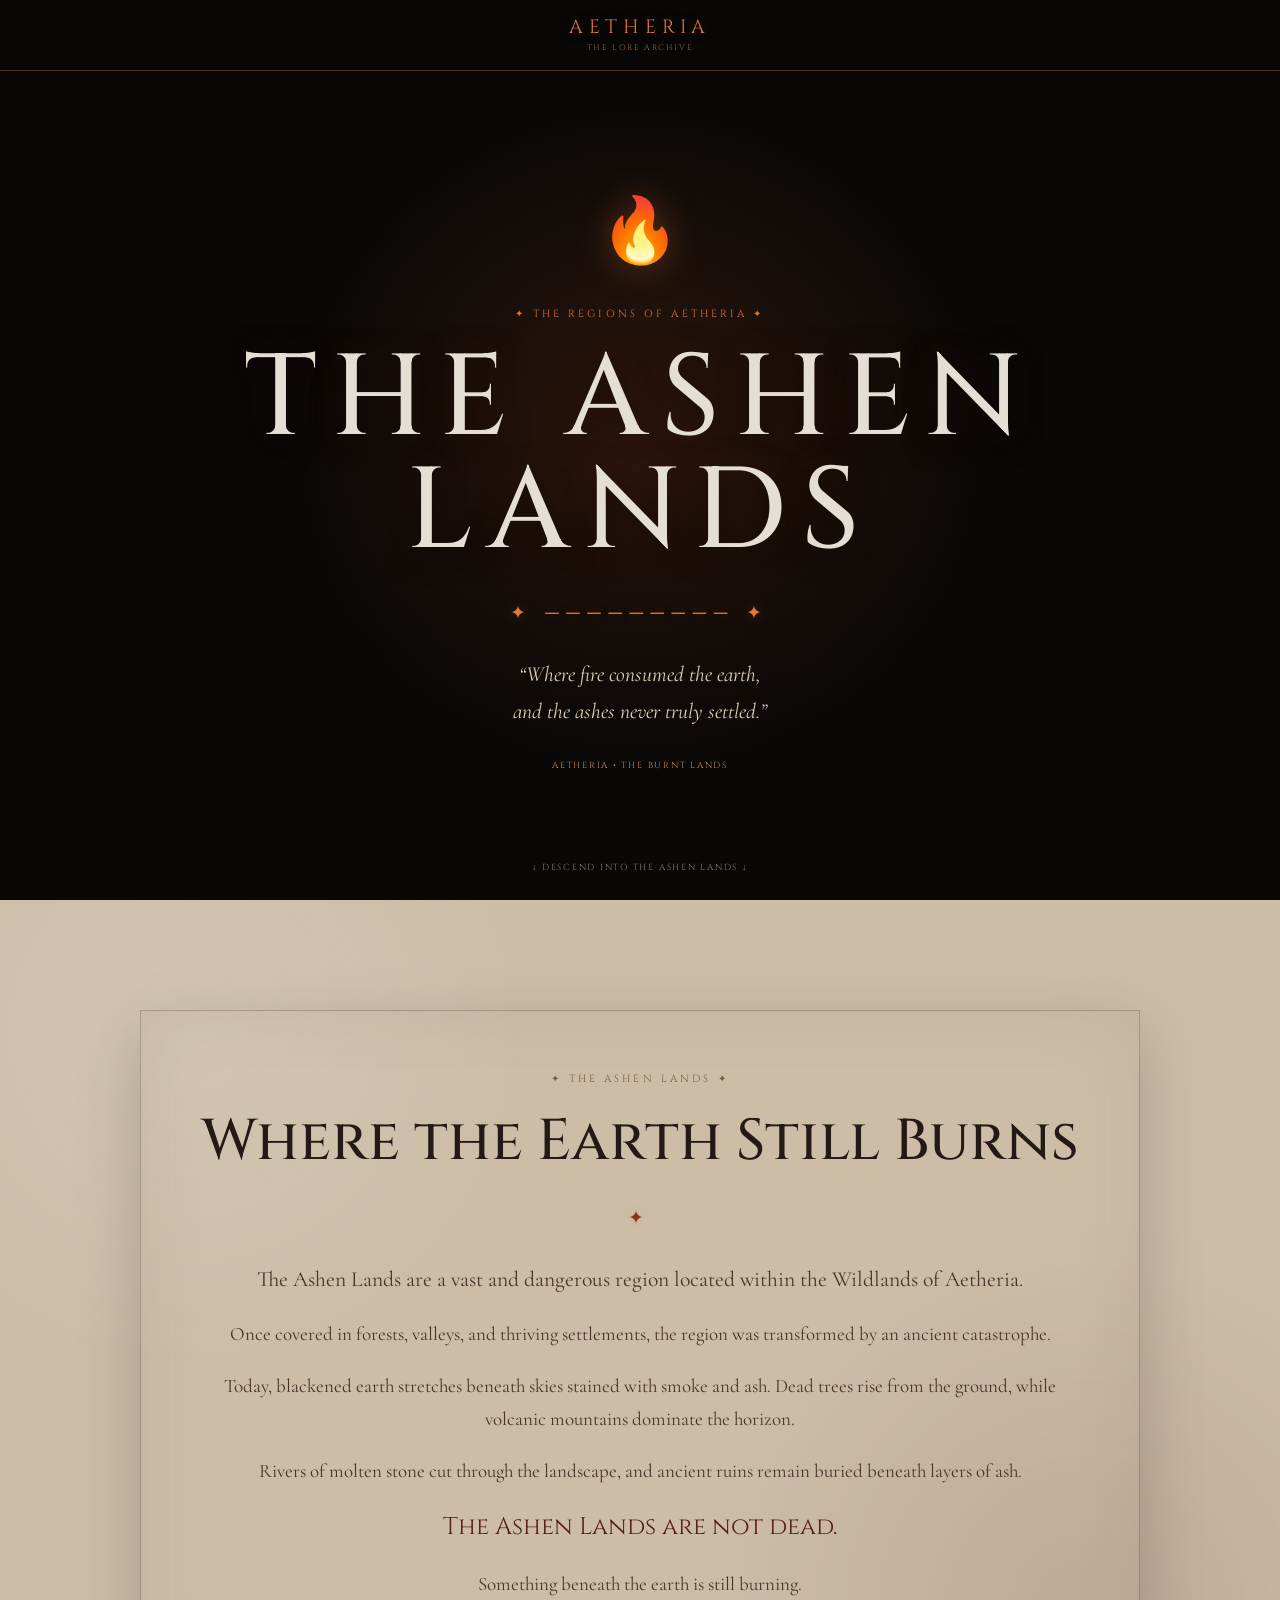
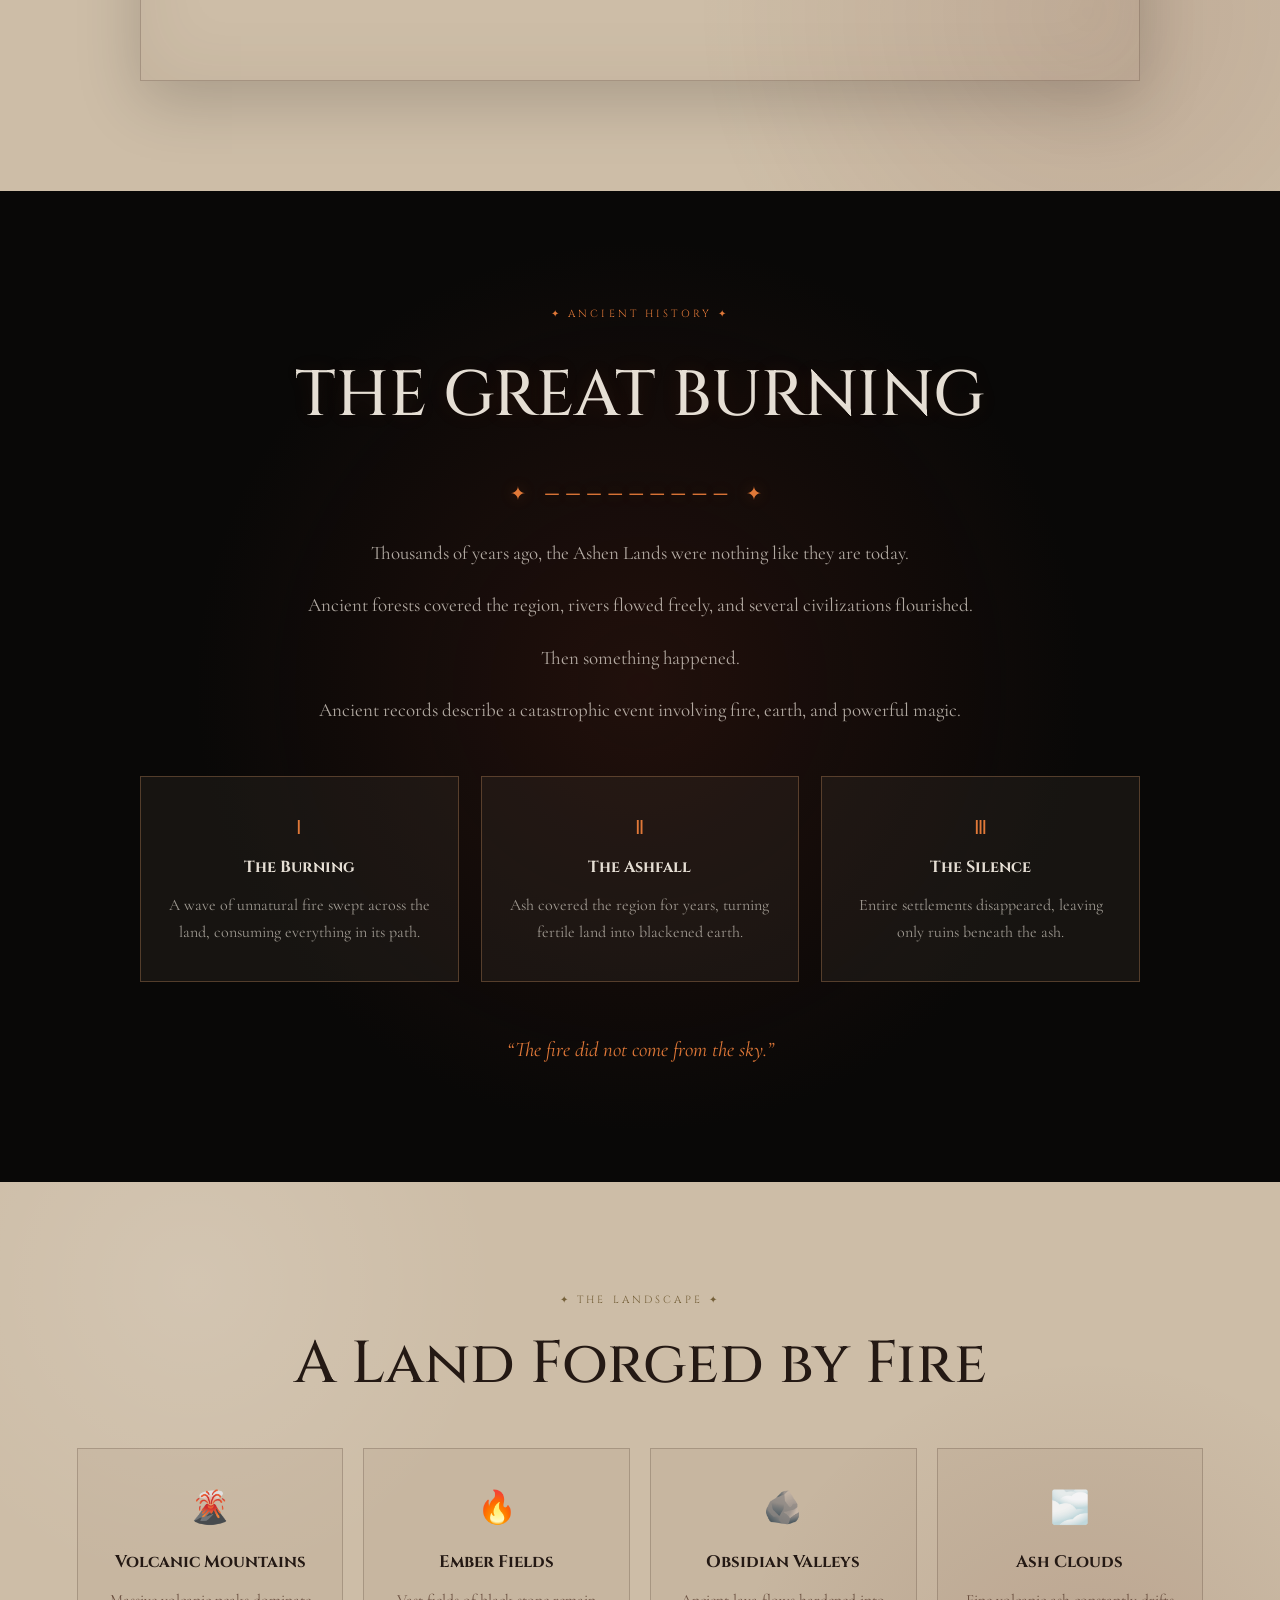
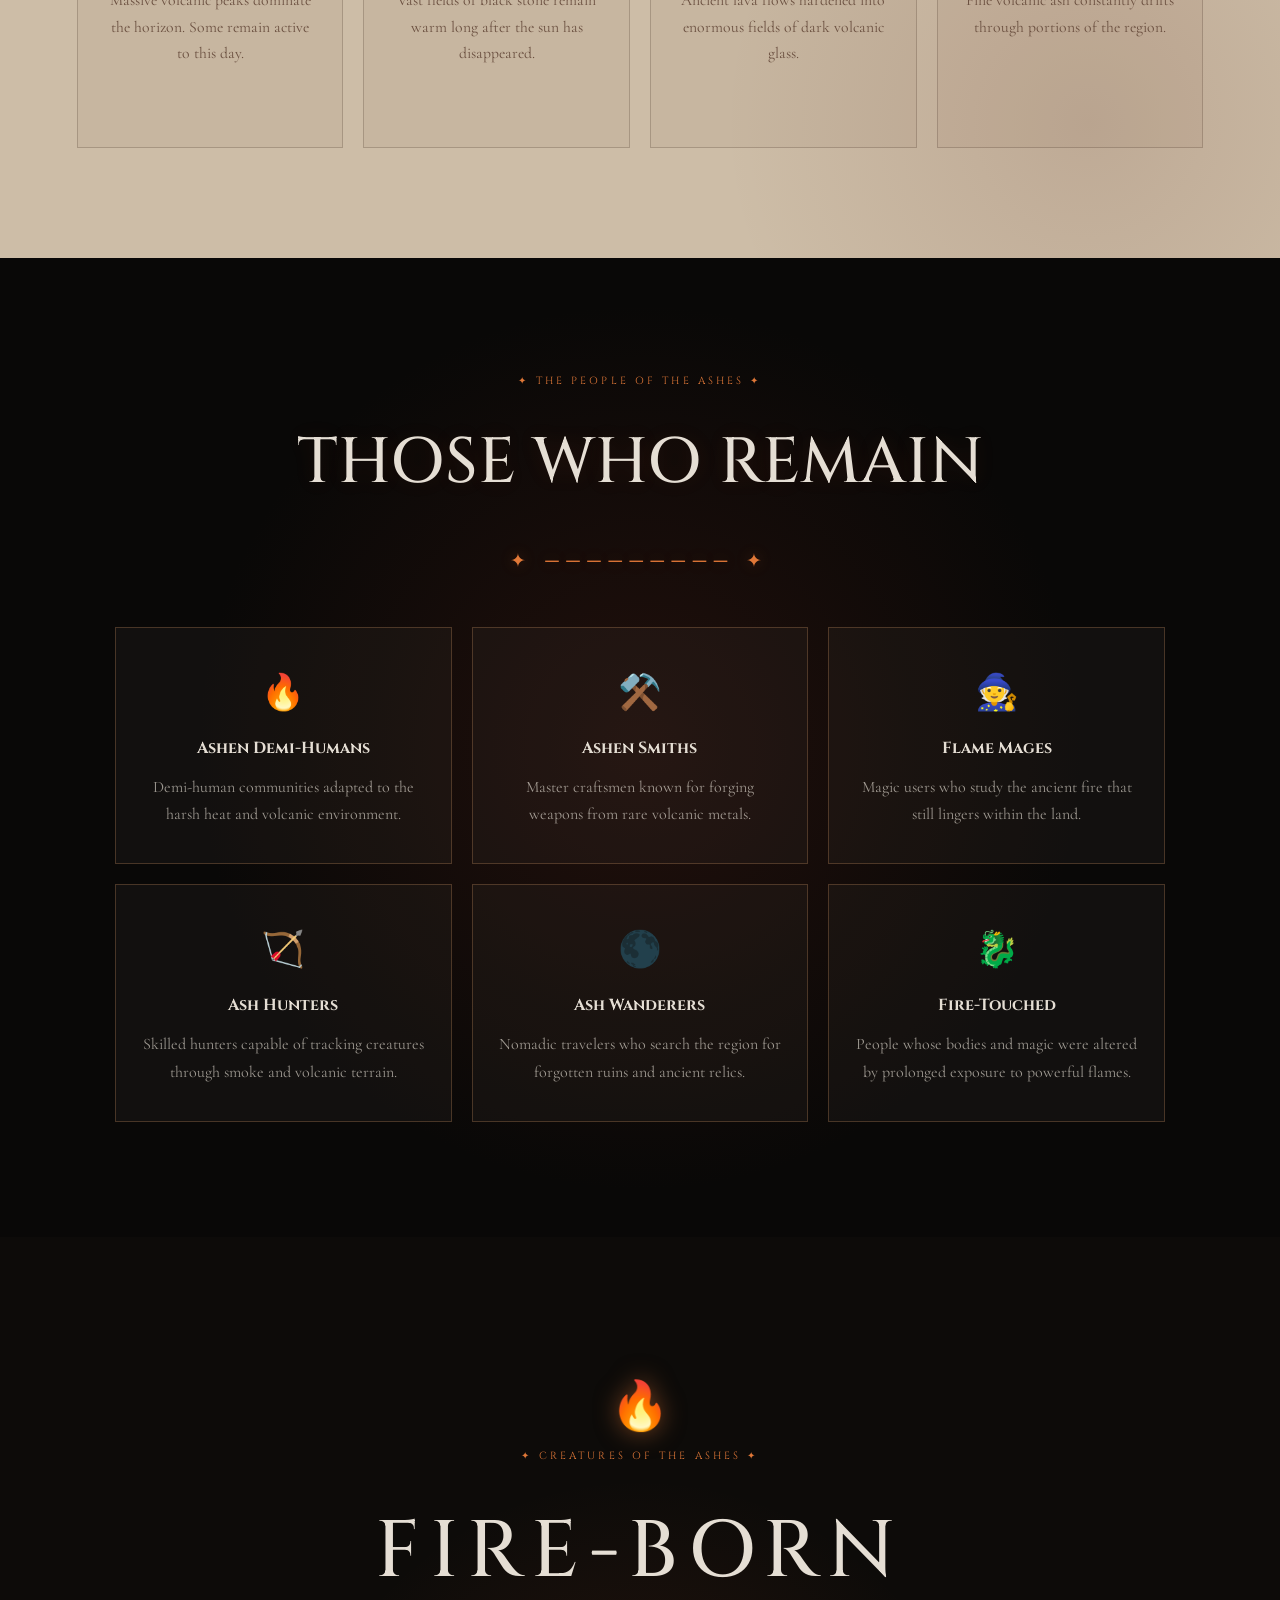
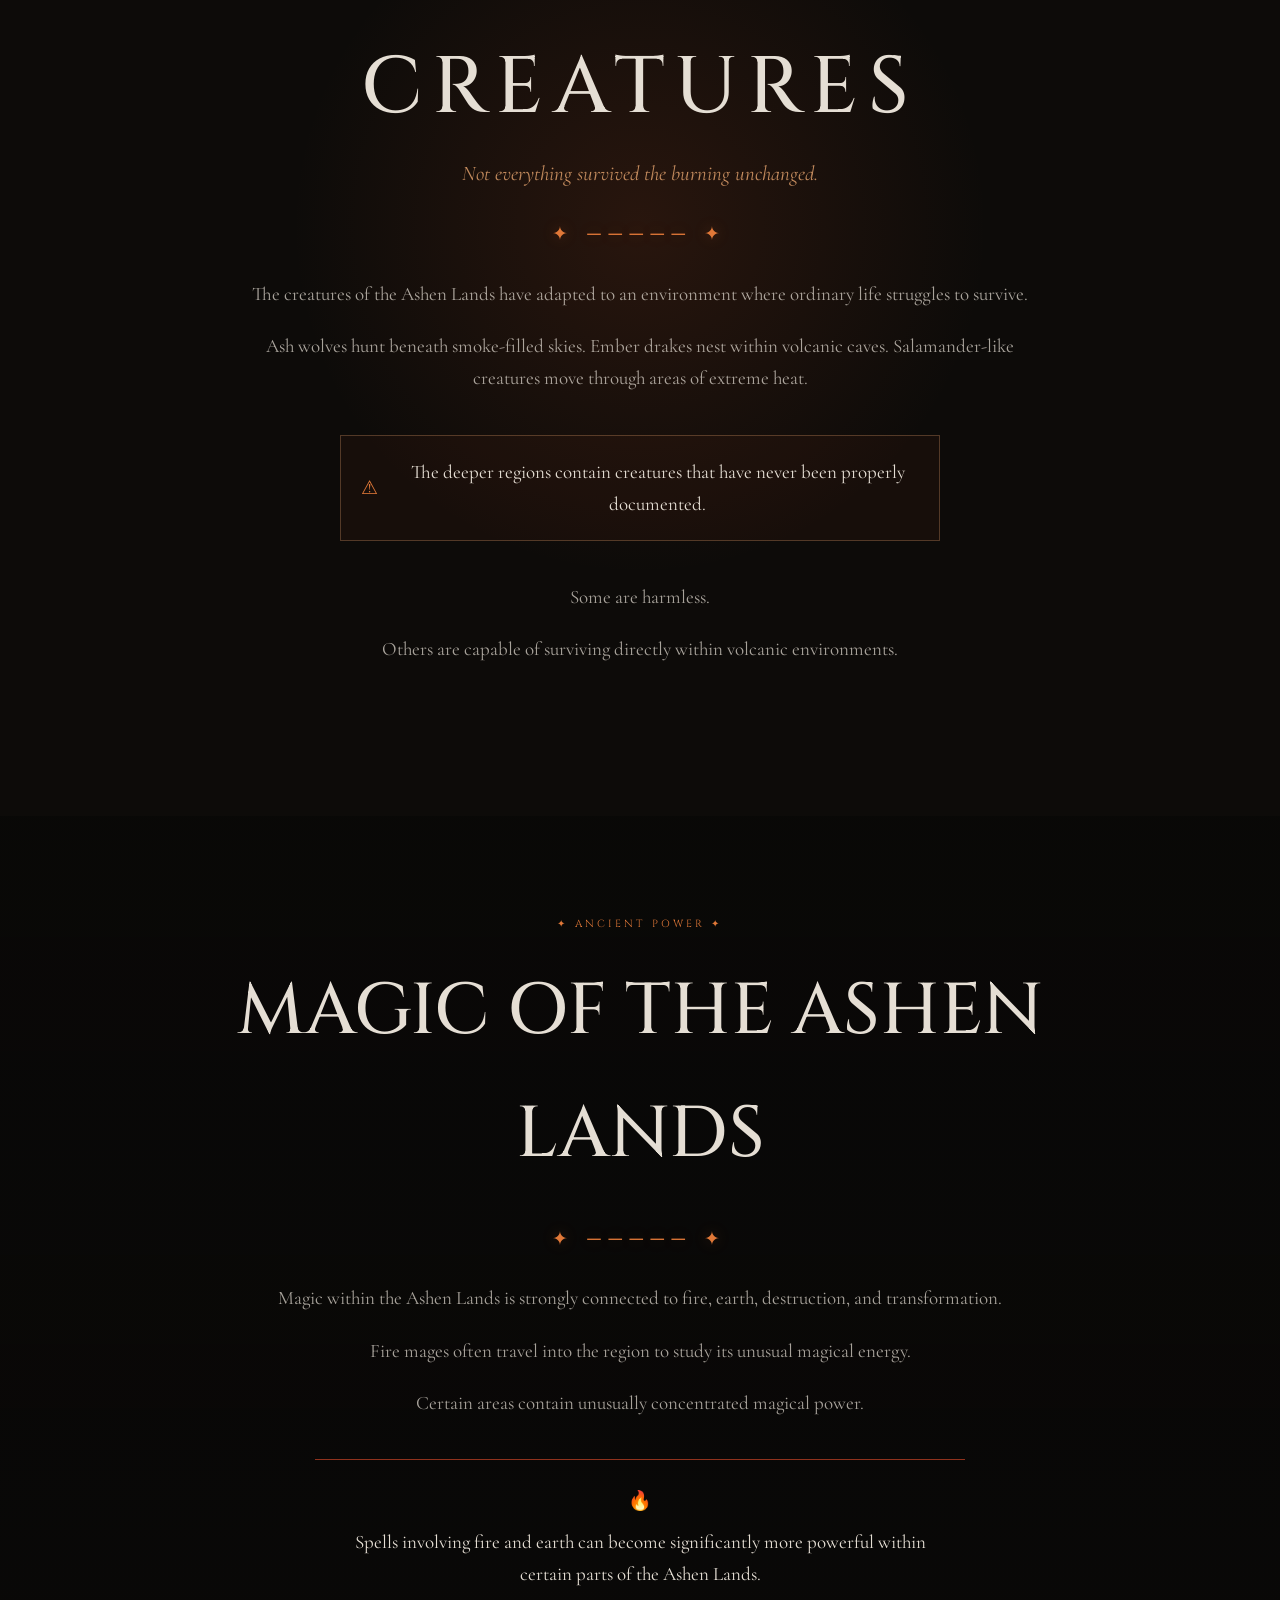
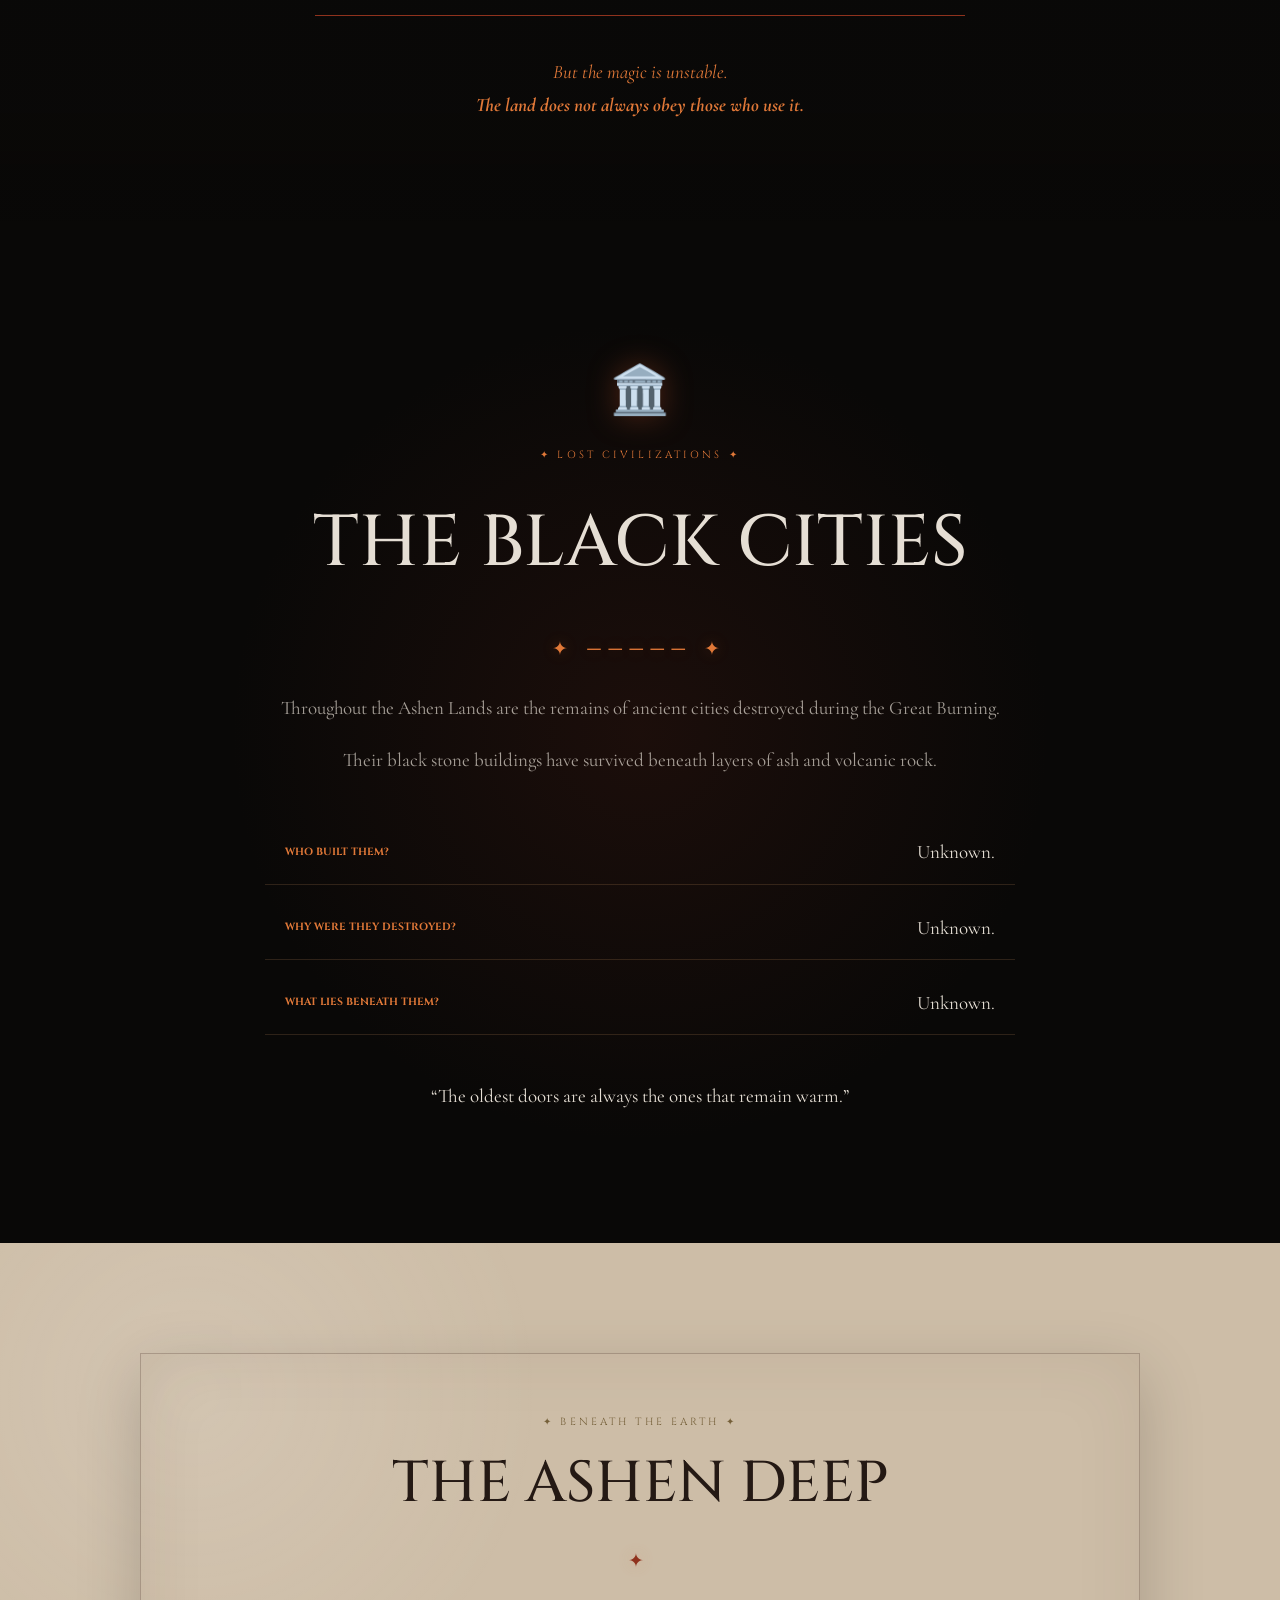
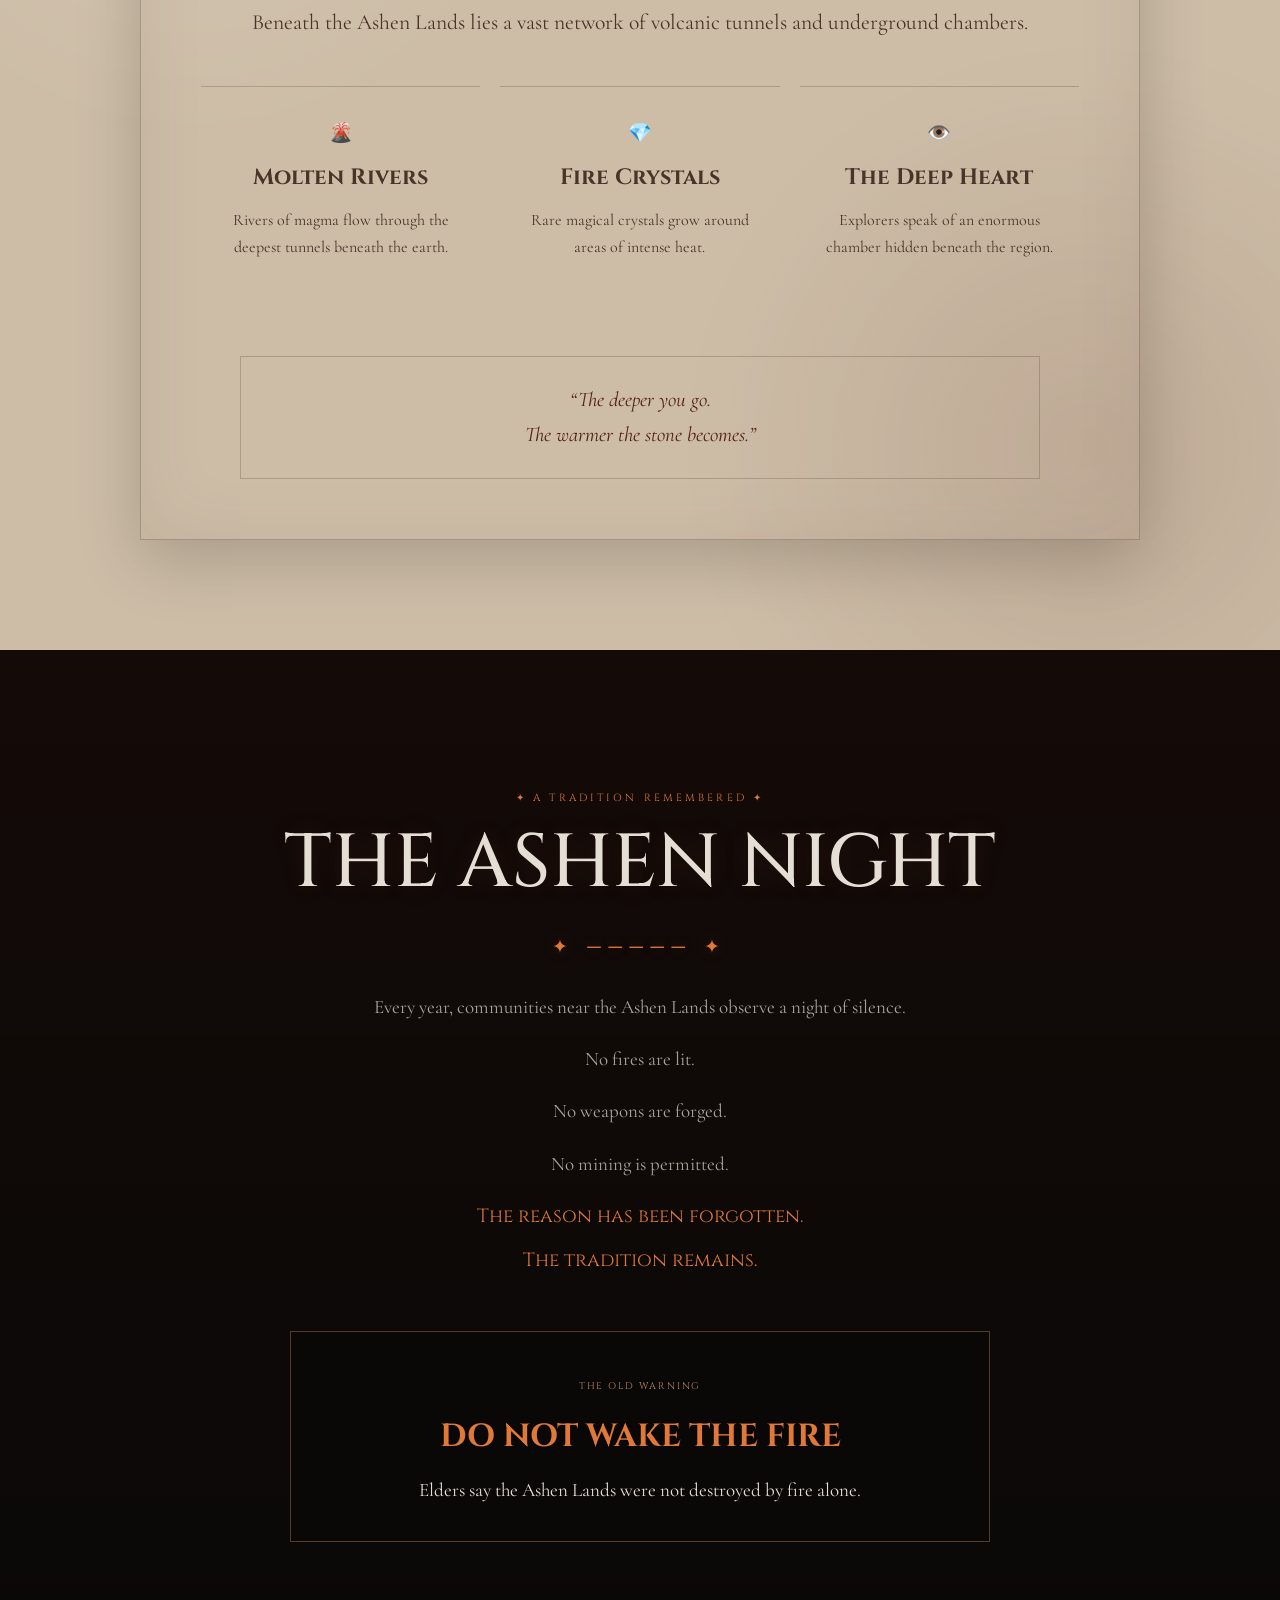
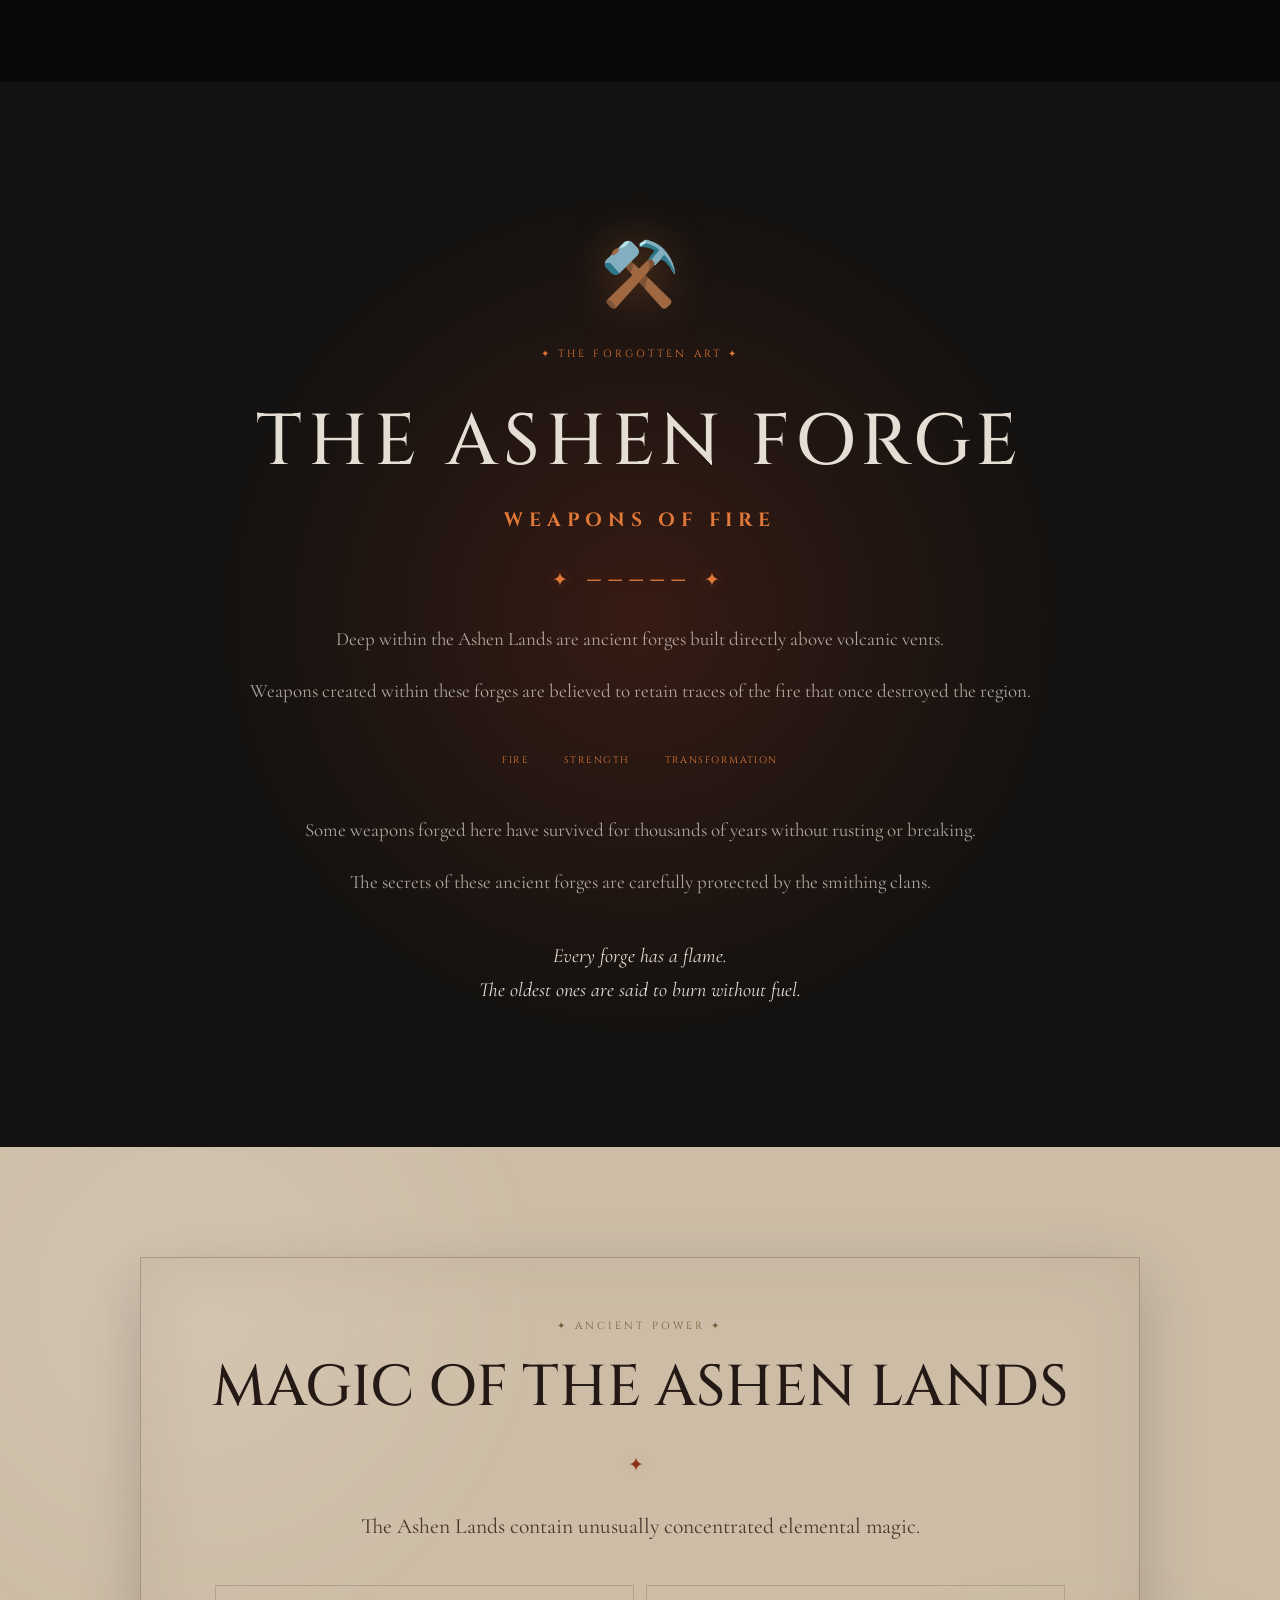
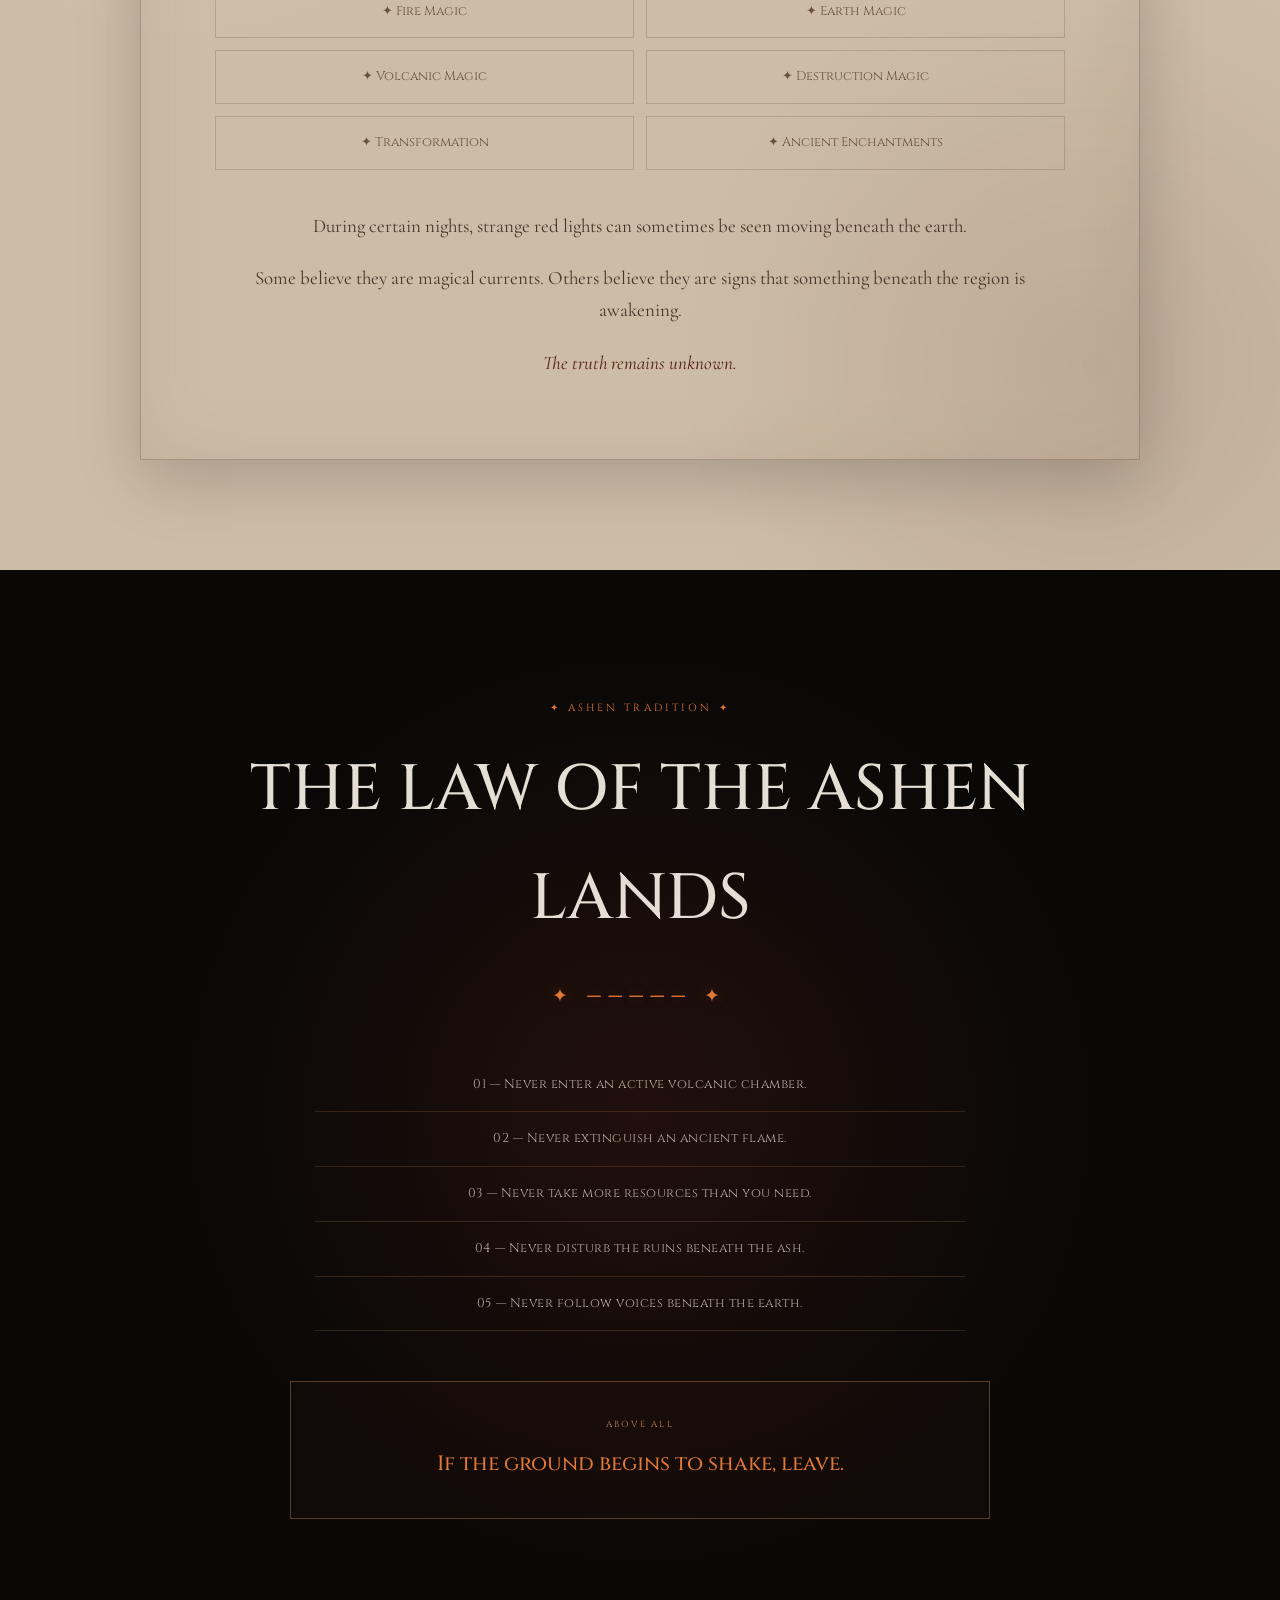
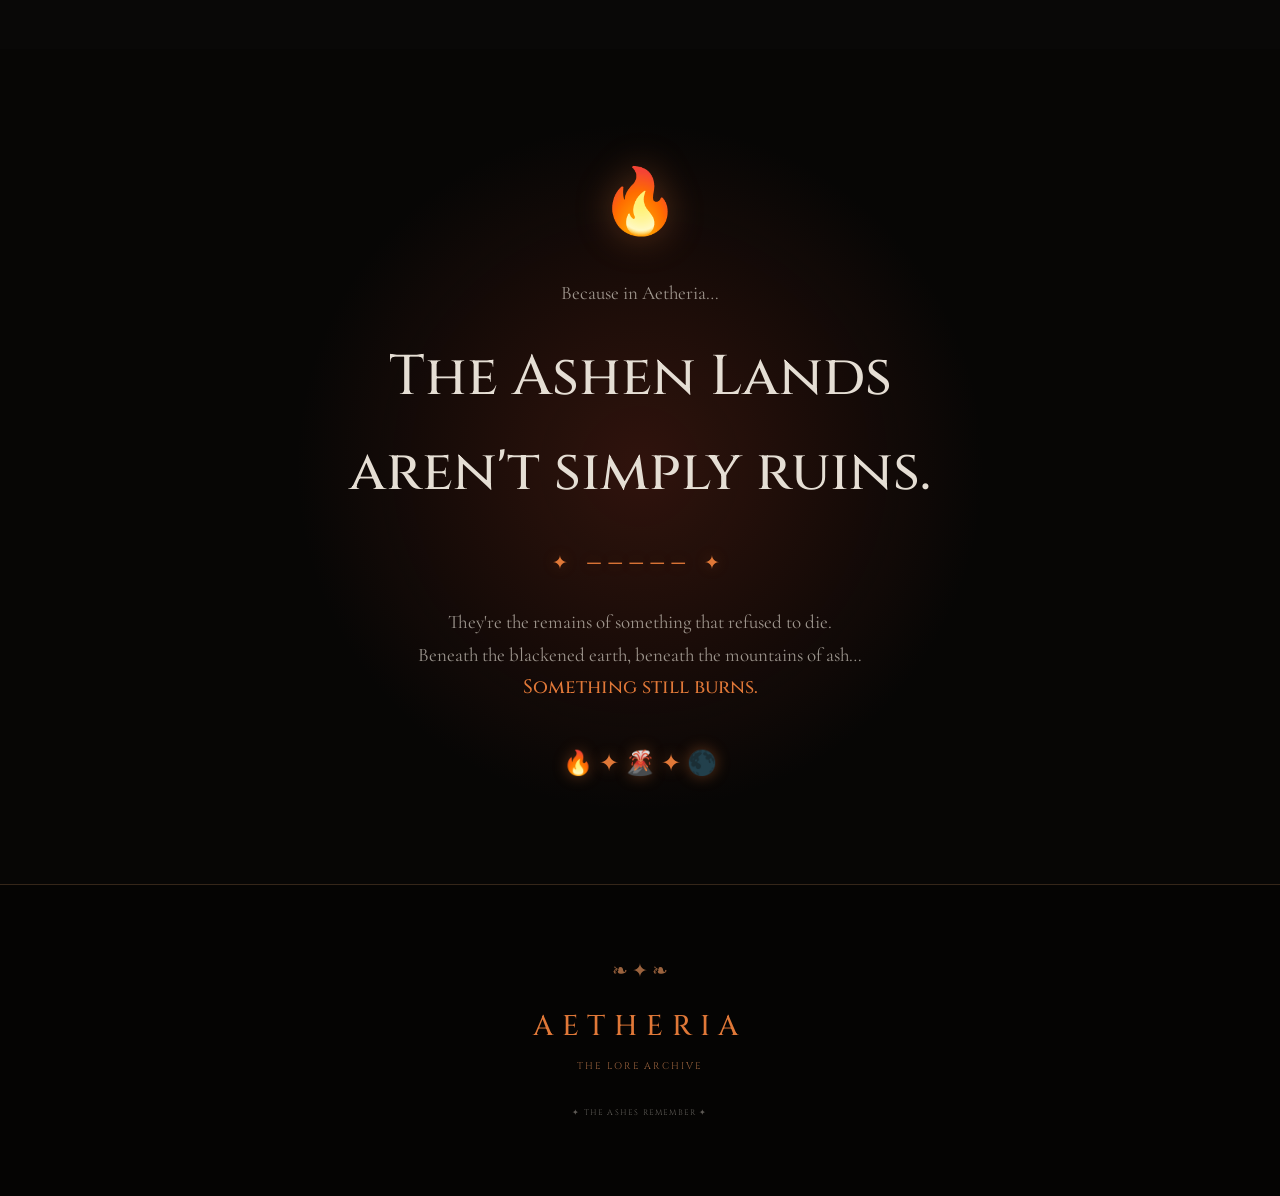
<file: ashenlands.html>
<!DOCTYPE html>
<html lang="en">

<head>

  <meta charset="UTF-8">

  <meta name="viewport"
        content="width=device-width, initial-scale=1.0">

  <title>Aetheria — The Ashen Lands</title>

 <link rel="stylesheet" href="style.css">
<link rel="stylesheet" href="ashenlands.css">

</head>

<body>

  <header class="site-header">

    <a href="#" class="brand">
      <span class="brand-name">AETHERIA</span>
      <span class="brand-subtitle">THE LORE ARCHIVE</span>
    </a>

    <nav class="nav">
      <a href="#">HOME</a>
      <a href="#overview">LORE</a>
      <a href="#people">PEOPLE</a>
      <a href="#legends">LEGENDS</a>
      <a href="#magic">MAGIC</a>
    </nav>

  </header>


  <main>

    <!-- HERO -->

    <section class="mountain-hero">

      <div class="hero-content">

        <div class="owl-symbol">
          🔥
        </div>

        <p class="eyebrow">
          ✦ THE REGIONS OF AETHERIA ✦
        </p>

        <h1>
          THE ASHEN<br>
          LANDS
        </h1>

        <div class="gold-rule">
          ✦ ───────── ✦
        </div>

        <p class="motto">
          “Where fire consumed the earth,<br>
          and the ashes never truly settled.”
        </p>

        <span class="location">
          AETHERIA • THE BURNT LANDS
        </span>

      </div>

      <div class="scroll-hint">
        ↓ DESCEND INTO THE ASHEN LANDS ↓
      </div>

    </section>


    <!-- INTRODUCTION -->

    <section class="paper-section" id="overview">

      <div class="section-frame">

        <p class="eyebrow dark">
          ✦ THE ASHEN LANDS ✦
        </p>

        <h2>
          Where the Earth Still Burns
        </h2>

        <div class="gold-rule dark-rule">
          ✦
        </div>

        <p class="lead">
          The Ashen Lands are a vast and dangerous region
          located within the Wildlands of Aetheria.
        </p>

        <p>
          Once covered in forests, valleys, and thriving
          settlements, the region was transformed by an
          ancient catastrophe.
        </p>

        <p>
          Today, blackened earth stretches beneath skies
          stained with smoke and ash. Dead trees rise from
          the ground, while volcanic mountains dominate
          the horizon.
        </p>

        <p>
          Rivers of molten stone cut through the landscape,
          and ancient ruins remain buried beneath layers
          of ash.
        </p>

        <p class="emphasis">
          The Ashen Lands are not dead.
        </p>

        <p>
          Something beneath the earth is still burning.
        </p>

      </div>

    </section>


    <!-- ANCIENT HISTORY -->

    <section class="dark-lore">

      <div class="lore-container">

        <p class="eyebrow">
          ✦ ANCIENT HISTORY ✦
        </p>

        <h2>
          THE GREAT BURNING
        </h2>

        <div class="gold-rule">
          ✦ ───────── ✦
        </div>

        <p>
          Thousands of years ago, the Ashen Lands were
          nothing like they are today.
        </p>

        <p>
          Ancient forests covered the region, rivers flowed
          freely, and several civilizations flourished.
        </p>

        <p>
          Then something happened.
        </p>

        <p>
          Ancient records describe a catastrophic event
          involving fire, earth, and powerful magic.
        </p>

        <div class="ruin-grid">

          <div class="ruin-card">

            <span>Ⅰ</span>

            <h3>
              The Burning
            </h3>

            <p>
              A wave of unnatural fire swept across
              the land, consuming everything in its path.
            </p>

          </div>


          <div class="ruin-card">

            <span>Ⅱ</span>

            <h3>
              The Ashfall
            </h3>

            <p>
              Ash covered the region for years,
              turning fertile land into blackened earth.
            </p>

          </div>


          <div class="ruin-card">

            <span>Ⅲ</span>

            <h3>
              The Silence
            </h3>

            <p>
              Entire settlements disappeared, leaving
              only ruins beneath the ash.
            </p>

          </div>

        </div>

        <blockquote>
          “The fire did not come from the sky.”
        </blockquote>

      </div>

    </section>


    <!-- LANDSCAPE -->

    <section class="paper-section">

      <div class="section-heading dark-heading">

        <p class="eyebrow dark">
          ✦ THE LANDSCAPE ✦
        </p>

        <h2>
          A Land Forged by Fire
        </h2>

      </div>


      <div class="climate-grid">

        <article class="climate-card">

          <span class="climate-icon">
            🌋
          </span>

          <h3>
            Volcanic Mountains
          </h3>

          <p>
            Massive volcanic peaks dominate the horizon.
            Some remain active to this day.
          </p>

        </article>


        <article class="climate-card">

          <span class="climate-icon">
            🔥
          </span>

          <h3>
            Ember Fields
          </h3>

          <p>
            Vast fields of black stone remain warm long
            after the sun has disappeared.
          </p>

        </article>


        <article class="climate-card">

          <span class="climate-icon">
            🪨
          </span>

          <h3>
            Obsidian Valleys
          </h3>

          <p>
            Ancient lava flows hardened into enormous
            fields of dark volcanic glass.
          </p>

        </article>


        <article class="climate-card">

          <span class="climate-icon">
            🌫️
          </span>

          <h3>
            Ash Clouds
          </h3>

          <p>
            Fine volcanic ash constantly drifts through
            portions of the region.
          </p>

        </article>

      </div>

    </section>


    <!-- PEOPLE -->

    <section class="dark-lore" id="people">

      <div class="lore-container">

        <p class="eyebrow">
          ✦ THE PEOPLE OF THE ASHES ✦
        </p>

        <h2>
          THOSE WHO REMAIN
        </h2>

        <div class="gold-rule">
          ✦ ───────── ✦
        </div>

        <div class="people-grid">

          <div class="people-card">

            <span>
              🔥
            </span>

            <h3>
              Ashen Demi-Humans
            </h3>

            <p>
              Demi-human communities adapted to the
              harsh heat and volcanic environment.
            </p>

          </div>


          <div class="people-card">

            <span>
              ⚒️
            </span>

            <h3>
              Ashen Smiths
            </h3>

            <p>
              Master craftsmen known for forging weapons
              from rare volcanic metals.
            </p>

          </div>


          <div class="people-card">

            <span>
              🧙
            </span>

            <h3>
              Flame Mages
            </h3>

            <p>
              Magic users who study the ancient fire
              that still lingers within the land.
            </p>

          </div>


          <div class="people-card">

            <span>
              🏹
            </span>

            <h3>
              Ash Hunters
            </h3>

            <p>
              Skilled hunters capable of tracking creatures
              through smoke and volcanic terrain.
            </p>

          </div>


          <div class="people-card">

            <span>
              🌑
            </span>

            <h3>
              Ash Wanderers
            </h3>

            <p>
              Nomadic travelers who search the region
              for forgotten ruins and ancient relics.
            </p>

          </div>


          <div class="people-card">

            <span>
              🐉
            </span>

            <h3>
              Fire-Touched
            </h3>

            <p>
              People whose bodies and magic were altered
              by prolonged exposure to powerful flames.
            </p>

          </div>

        </div>

      </div>

    </section>


    <!-- CREATURES -->

    <section class="star-iron">

      <div class="star-content">

        <span class="star-symbol">
          🔥
        </span>

        <p class="eyebrow">
          ✦ CREATURES OF THE ASHES ✦
        </p>

        <h2>
          FIRE-BORN CREATURES
        </h2>

        <p class="subtitle">
          Not everything survived the burning unchanged.
        </p>

        <div class="gold-rule">
          ✦ ───── ✦
        </div>

        <p>
          The creatures of the Ashen Lands have adapted
          to an environment where ordinary life struggles
          to survive.
        </p>

        <p>
          Ash wolves hunt beneath smoke-filled skies.
          Ember drakes nest within volcanic caves.
          Salamander-like creatures move through areas
          of extreme heat.
        </p>

        <div class="warning">

          ⚠

          <p>
            The deeper regions contain creatures that
            have never been properly documented.
          </p>

        </div>

        <p>
          Some are harmless.
        </p>

        <p>
          Others are capable of surviving directly
          within volcanic environments.
        </p>

      </div>

    </section>


    <!-- FIRE MAGIC -->

    <section class="dragon-section">

      <div class="dragon-content">

        <p class="eyebrow">
          ✦ ANCIENT POWER ✦
        </p>

        <h2>
          MAGIC OF THE ASHEN LANDS
        </h2>

        <div class="gold-rule">
          ✦ ───── ✦
        </div>

        <p>
          Magic within the Ashen Lands is strongly connected
          to fire, earth, destruction, and transformation.
        </p>

        <p>
          Fire mages often travel into the region to study
          its unusual magical energy.
        </p>

        <p>
          Certain areas contain unusually concentrated
          magical power.
        </p>

        <div class="dragon-warning">

          🔥

          <p>
            Spells involving fire and earth can become
            significantly more powerful within certain
            parts of the Ashen Lands.
          </p>

        </div>

        <p class="final-warning">
          But the magic is unstable.
          <br>
          <strong>
            The land does not always obey those who use it.
          </strong>
        </p>

      </div>

    </section>


    <!-- BLACK CITIES -->

    <section class="watchers">

      <div class="watchers-content">

        <span class="watcher-eye">
          🏛️
        </span>

        <p class="eyebrow">
          ✦ LOST CIVILIZATIONS ✦
        </p>

        <h2>
          THE BLACK CITIES
        </h2>

        <div class="gold-rule">
          ✦ ───── ✦
        </div>

        <p>
          Throughout the Ashen Lands are the remains of
          ancient cities destroyed during the Great Burning.
        </p>

        <p>
          Their black stone buildings have survived beneath
          layers of ash and volcanic rock.
        </p>

        <div class="watcher-facts">

          <div>

            <strong>
              WHO BUILT THEM?
            </strong>

            <span>
              Unknown.
            </span>

          </div>


          <div>

            <strong>
              WHY WERE THEY DESTROYED?
            </strong>

            <span>
              Unknown.
            </span>

          </div>


          <div>

            <strong>
              WHAT LIES BENEATH THEM?
            </strong>

            <span>
              Unknown.
            </span>

          </div>

        </div>

        <blockquote>
          “The oldest doors are always the ones that remain warm.”
        </blockquote>

      </div>

    </section>


    <!-- ASHEN DEEP -->

    <section class="paper-section">

      <div class="section-frame">

        <p class="eyebrow dark">
          ✦ BENEATH THE EARTH ✦
        </p>

        <h2>
          THE ASHEN DEEP
        </h2>

        <div class="gold-rule dark-rule">
          ✦
        </div>

        <p class="lead">
          Beneath the Ashen Lands lies a vast network of
          volcanic tunnels and underground chambers.
        </p>

        <div class="hollow-grid">

          <div>

            🌋

            <h3>
              Molten Rivers
            </h3>

            <p>
              Rivers of magma flow through the deepest
              tunnels beneath the earth.
            </p>

          </div>


          <div>

            💎

            <h3>
              Fire Crystals
            </h3>

            <p>
              Rare magical crystals grow around areas
              of intense heat.
            </p>

          </div>


          <div>

            👁️

            <h3>
              The Deep Heart
            </h3>

            <p>
              Explorers speak of an enormous chamber
              hidden beneath the region.
            </p>

          </div>

        </div>

        <div class="ancient-warning">
          “The deeper you go.
          <br>
          The warmer the stone becomes.”
        </div>

      </div>

    </section>


    <!-- THE ASHEN NIGHT -->

    <section class="broken-peak" id="legends">

      <div class="broken-content">

        <p class="eyebrow">
          ✦ A TRADITION REMEMBERED ✦
        </p>

        <h2>
          THE ASHEN NIGHT
        </h2>

        <div class="gold-rule">
          ✦ ───── ✦
        </div>

        <p>
          Every year, communities near the Ashen Lands
          observe a night of silence.
        </p>

        <p>
          No fires are lit.
        </p>

        <p>
          No weapons are forged.
        </p>

        <p>
          No mining is permitted.
        </p>

        <p class="short-line">
          The reason has been forgotten.
        </p>

        <p class="short-line">
          The tradition remains.
        </p>

        <div class="survivor">

          <span>
            THE OLD WARNING
          </span>

          <h3>
            DO NOT WAKE THE FIRE
          </h3>

          <p>
            Elders say the Ashen Lands were not destroyed
            by fire alone.
          </p>

        </div>

      </div>

    </section>


    <!-- ASHEN FORGE -->

    <section class="valkyrie">

      <div class="valkyrie-content">

        <div class="owl-mark">
          ⚒️
        </div>

        <p class="eyebrow">
          ✦ THE FORGOTTEN ART ✦
        </p>

        <h2>
          THE ASHEN FORGE
        </h2>

        <h3>
          WEAPONS OF FIRE
        </h3>

        <div class="gold-rule">
          ✦ ───── ✦
        </div>

        <p>
          Deep within the Ashen Lands are ancient forges
          built directly above volcanic vents.
        </p>

        <p>
          Weapons created within these forges are believed
          to retain traces of the fire that once destroyed
          the region.
        </p>

        <div class="legend-words">

          <span>
            FIRE
          </span>

          <span>
            STRENGTH
          </span>

          <span>
            TRANSFORMATION
          </span>

        </div>

        <p>
          Some weapons forged here have survived for
          thousands of years without rusting or breaking.
        </p>

        <p>
          The secrets of these ancient forges are carefully
          protected by the smithing clans.
        </p>

        <p class="final-legend">
          Every forge has a flame.
          <br>
          The oldest ones are said to burn without fuel.
        </p>

      </div>

    </section>


    <!-- MAGIC -->

    <section class="paper-section" id="magic">

      <div class="section-frame">

        <p class="eyebrow dark">
          ✦ ANCIENT POWER ✦
        </p>

        <h2>
          MAGIC OF THE ASHEN LANDS
        </h2>

        <div class="gold-rule dark-rule">
          ✦
        </div>

        <p class="lead">
          The Ashen Lands contain unusually concentrated
          elemental magic.
        </p>

        <div class="magic-list">

          <div>
            ✦ Fire Magic
          </div>

          <div>
            ✦ Earth Magic
          </div>

          <div>
            ✦ Volcanic Magic
          </div>

          <div>
            ✦ Destruction Magic
          </div>

          <div>
            ✦ Transformation
          </div>

          <div>
            ✦ Ancient Enchantments
          </div>

        </div>

        <p>
          During certain nights, strange red lights can
          sometimes be seen moving beneath the earth.
        </p>

        <p>
          Some believe they are magical currents.
          Others believe they are signs that something
          beneath the region is awakening.
        </p>

        <p class="mystery">
          The truth remains unknown.
        </p>

      </div>

    </section>


    <!-- LAW -->

    <section class="mountain-law">

      <div class="law-content">

        <p class="eyebrow">
          ✦ ASHEN TRADITION ✦
        </p>

        <h2>
          THE LAW OF THE ASHEN LANDS
        </h2>

        <div class="gold-rule">
          ✦ ───── ✦
        </div>

        <div class="laws">

          <p>
            01 — Never enter an active volcanic chamber.
          </p>

          <p>
            02 — Never extinguish an ancient flame.
          </p>

          <p>
            03 — Never take more resources than you need.
          </p>

          <p>
            04 — Never disturb the ruins beneath the ash.
          </p>

          <p>
            05 — Never follow voices beneath the earth.
          </p>

        </div>

        <div class="final-law">

          <span>
            ABOVE ALL
          </span>

          <strong>
            If the ground begins to shake,
            leave.
          </strong>

        </div>

      </div>

    </section>


    <!-- END -->

    <section class="mountain-ending">

      <div class="ending-content">

        <div class="final-owl">
          🔥
        </div>

        <p>
          Because in Aetheria…
        </p>

        <h2>
          The Ashen Lands<br>
          aren't simply ruins.
        </h2>

        <div class="gold-rule">
          ✦ ───── ✦
        </div>

        <p>
          They're the remains of something
          that refused to die.
        </p>

        <p>
          Beneath the blackened earth,
          beneath the mountains of ash…
        </p>

        <h3>
          Something still burns.
        </h3>

        <div class="final-symbol">
          🔥 ✦ 🌋 ✦ 🌑
        </div>

      </div>

    </section>

  </main>


  <footer>

    <div>
      ❧ ✦ ❧
    </div>

    <h2>
      AETHERIA
    </h2>

    <p>
      THE LORE ARCHIVE
    </p>

    <small>
      ✦ THE ASHES REMEMBER ✦
    </small>

  </footer>

</body>

</html>
</file>
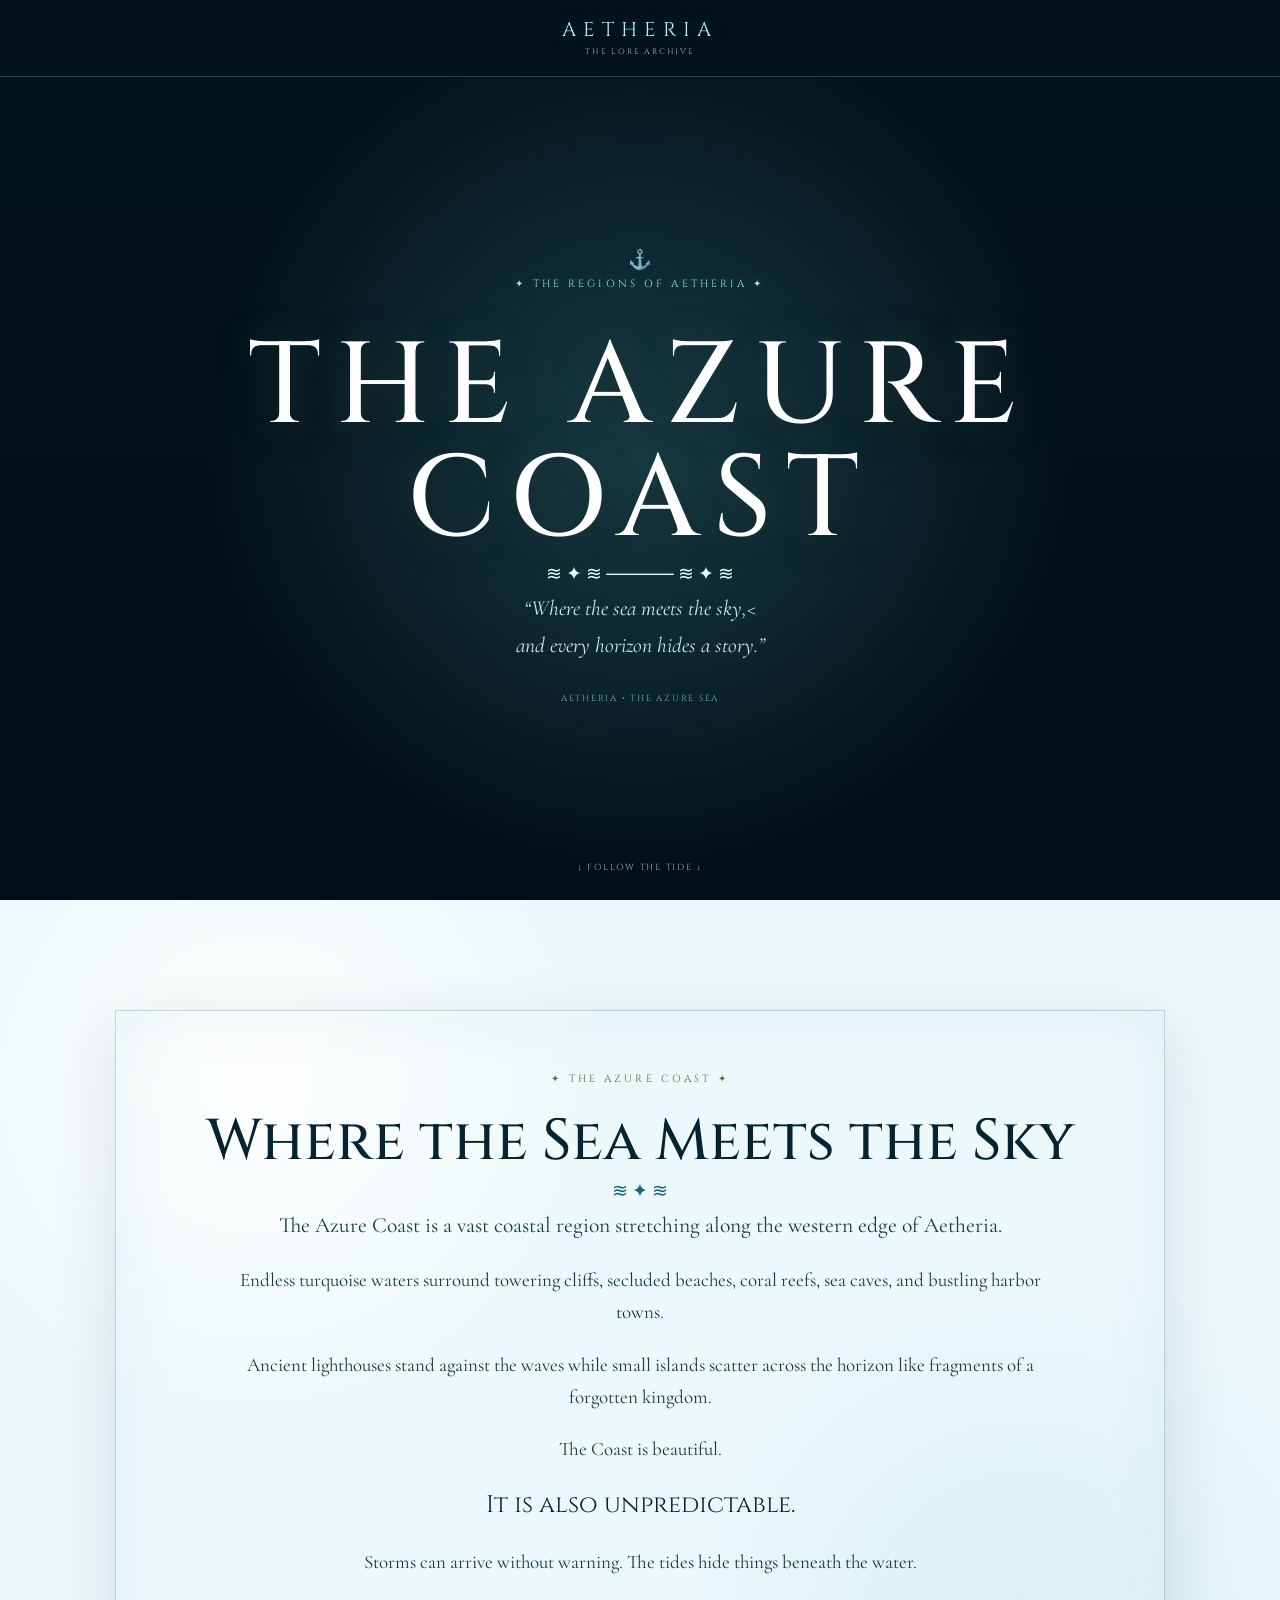
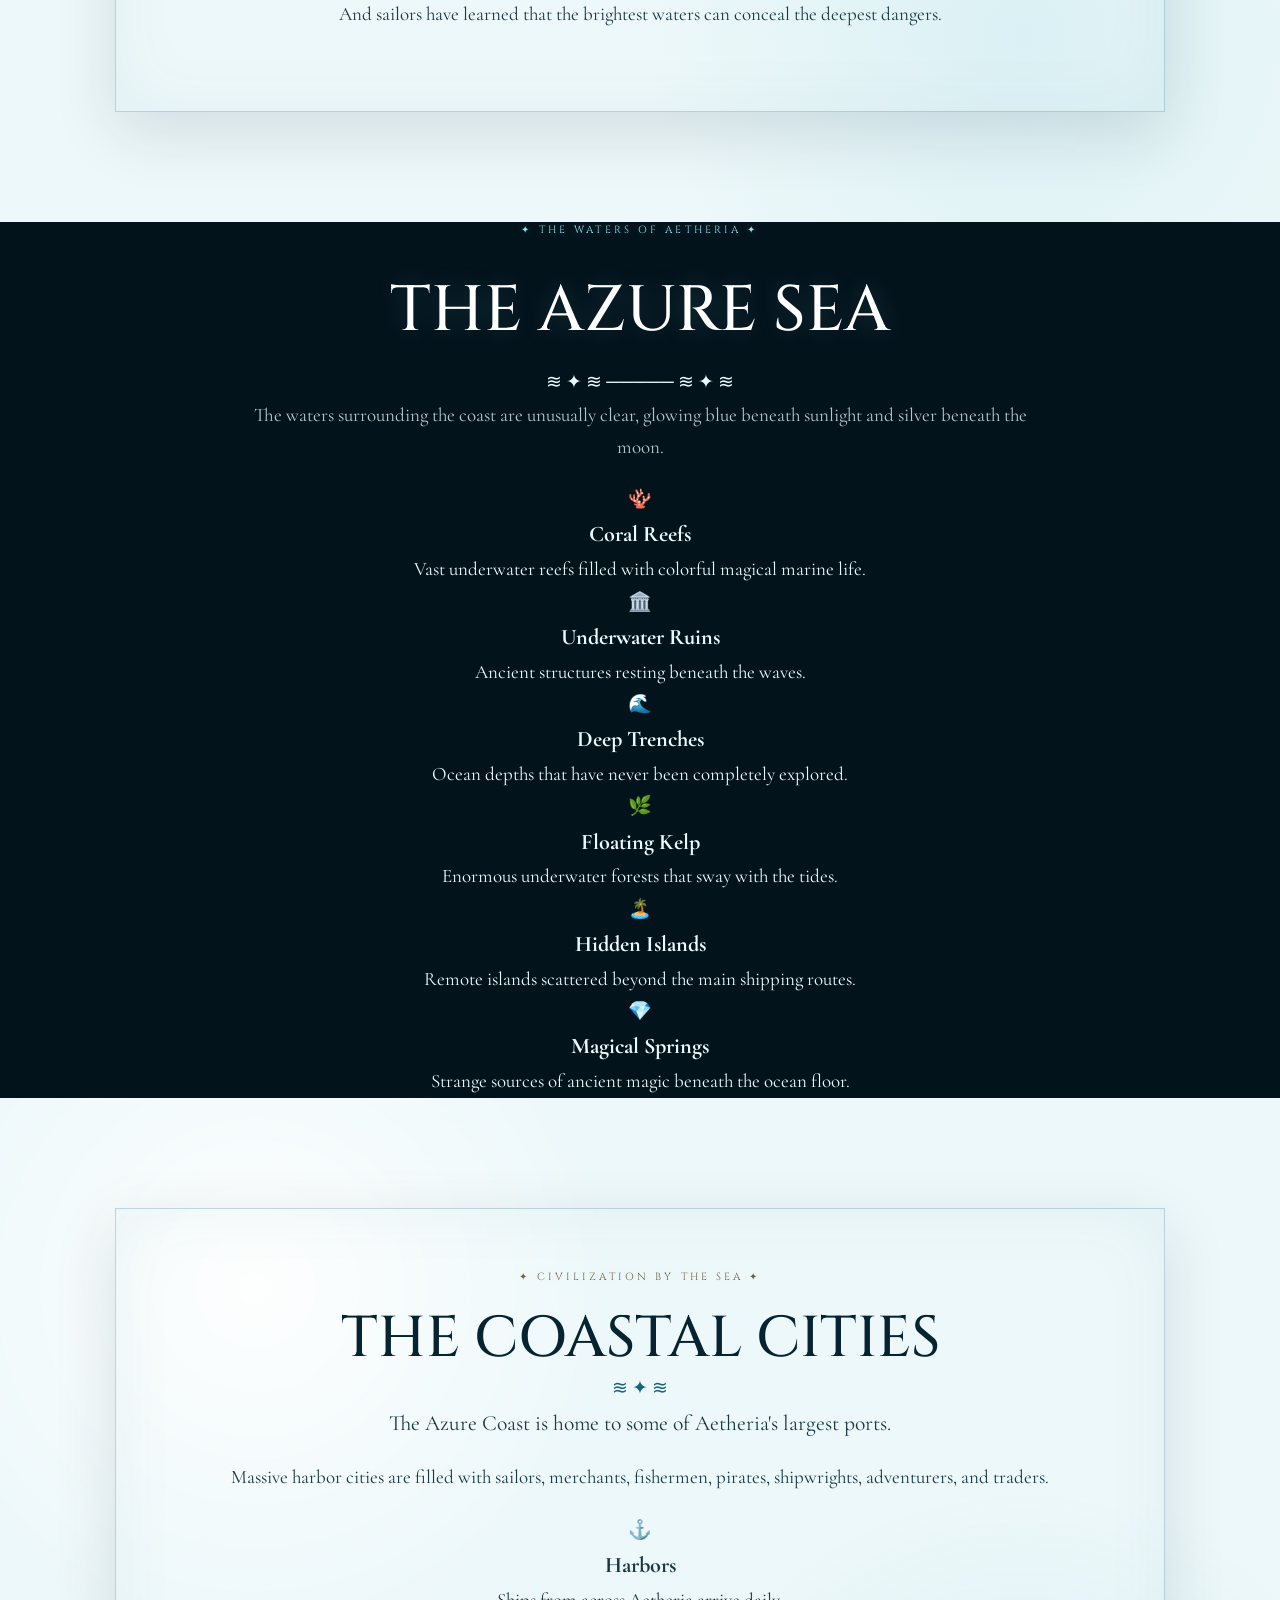
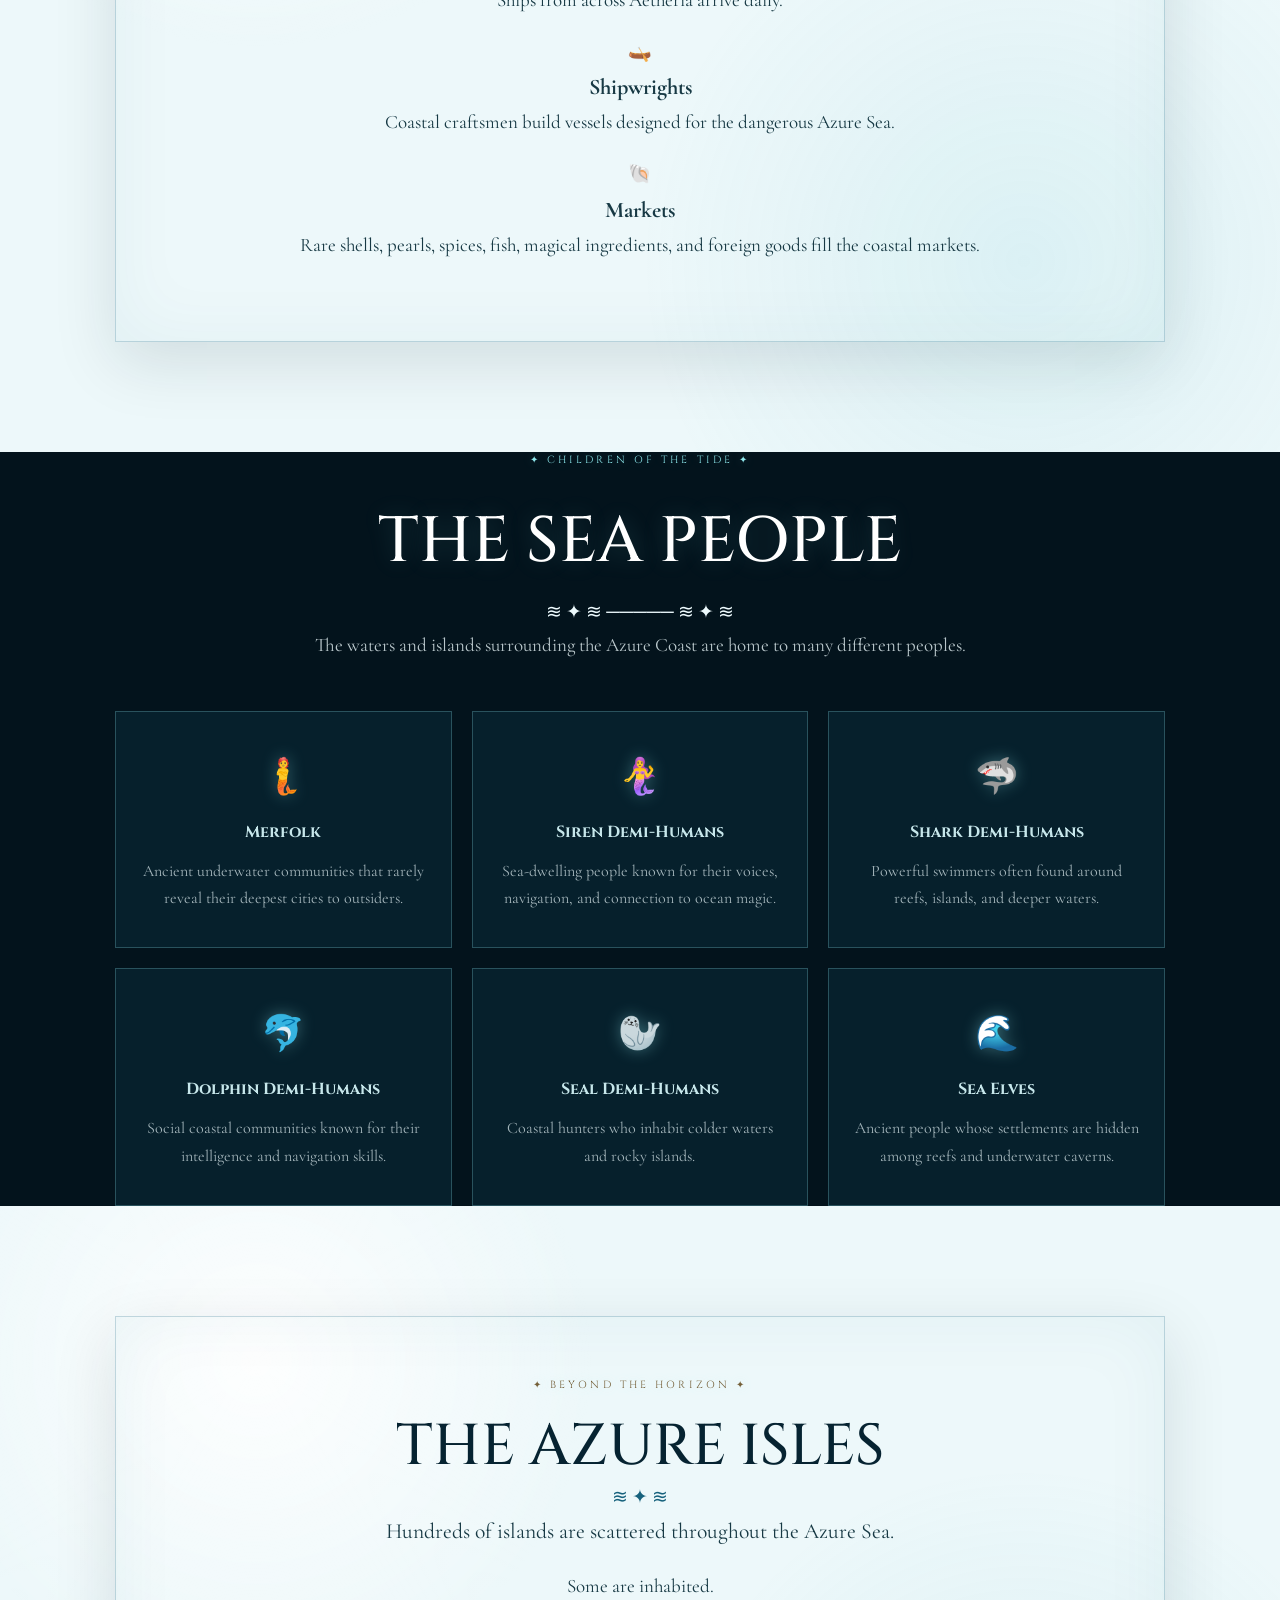
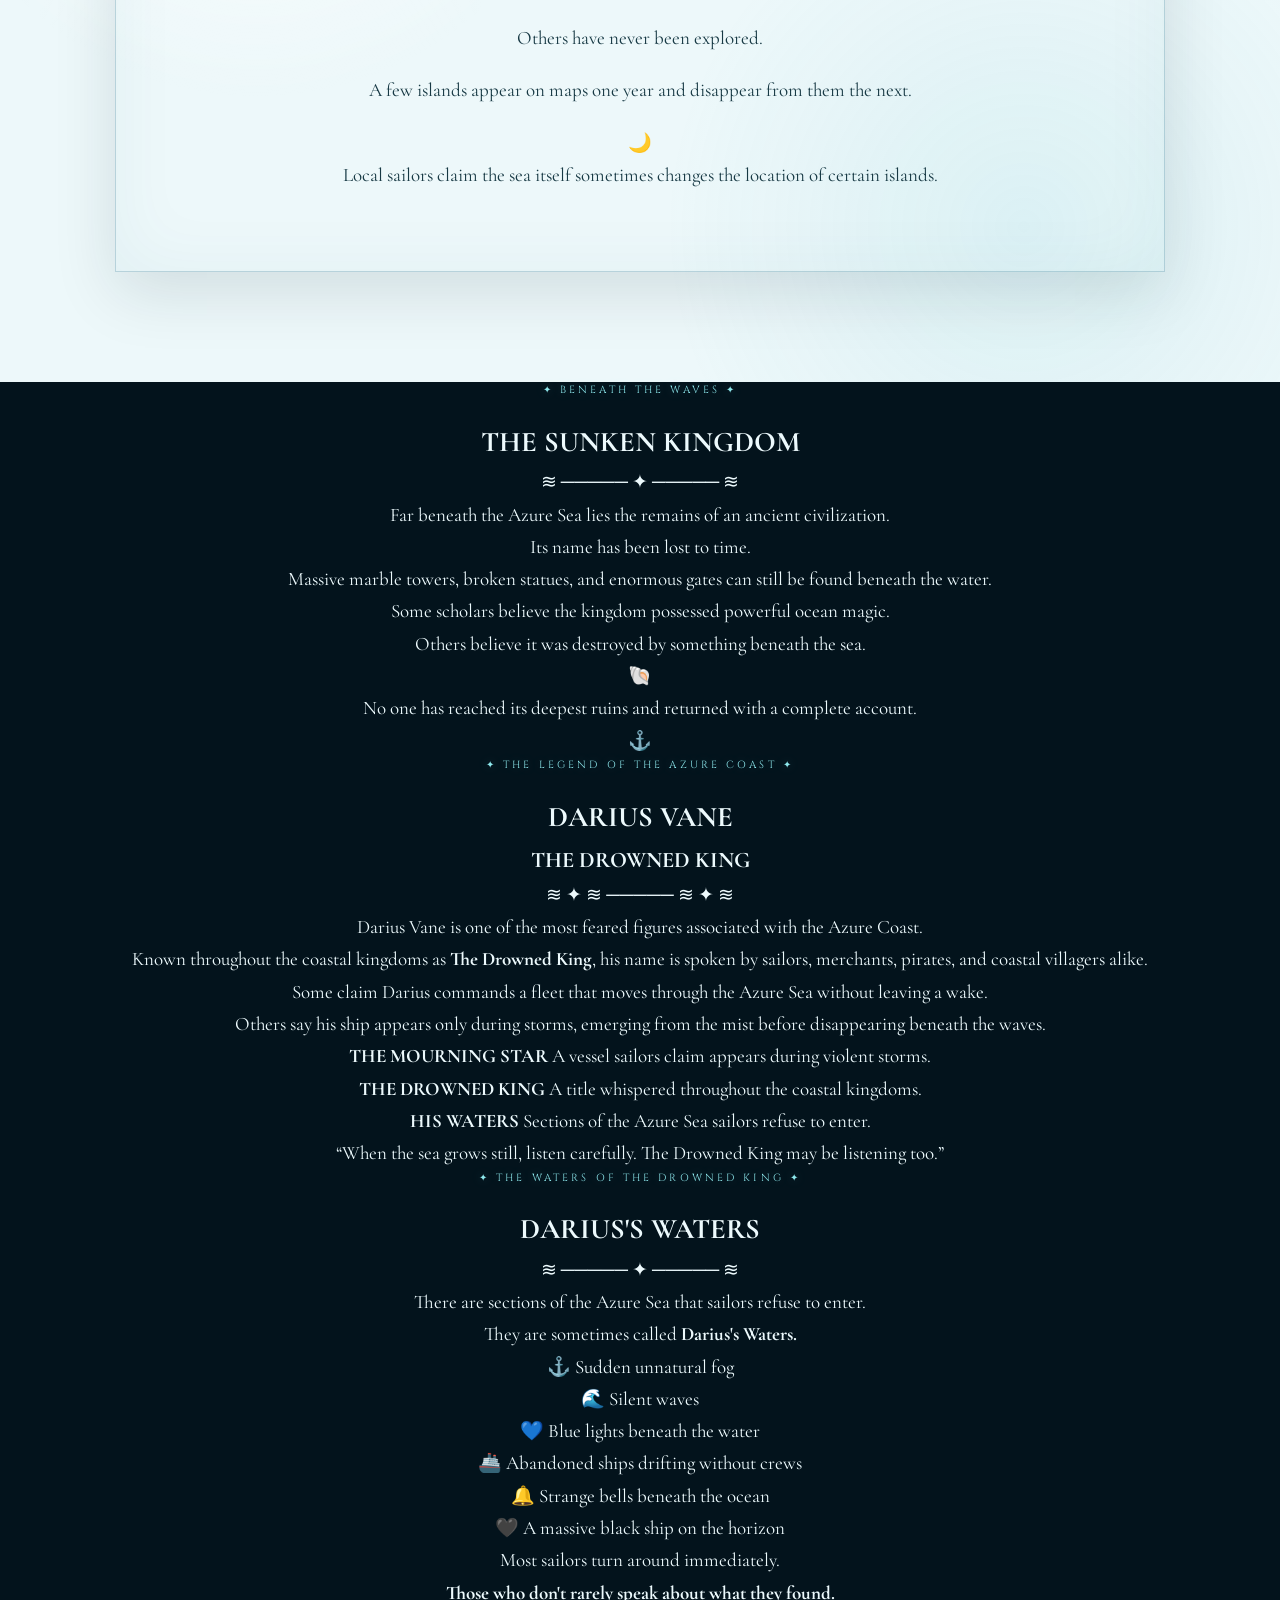
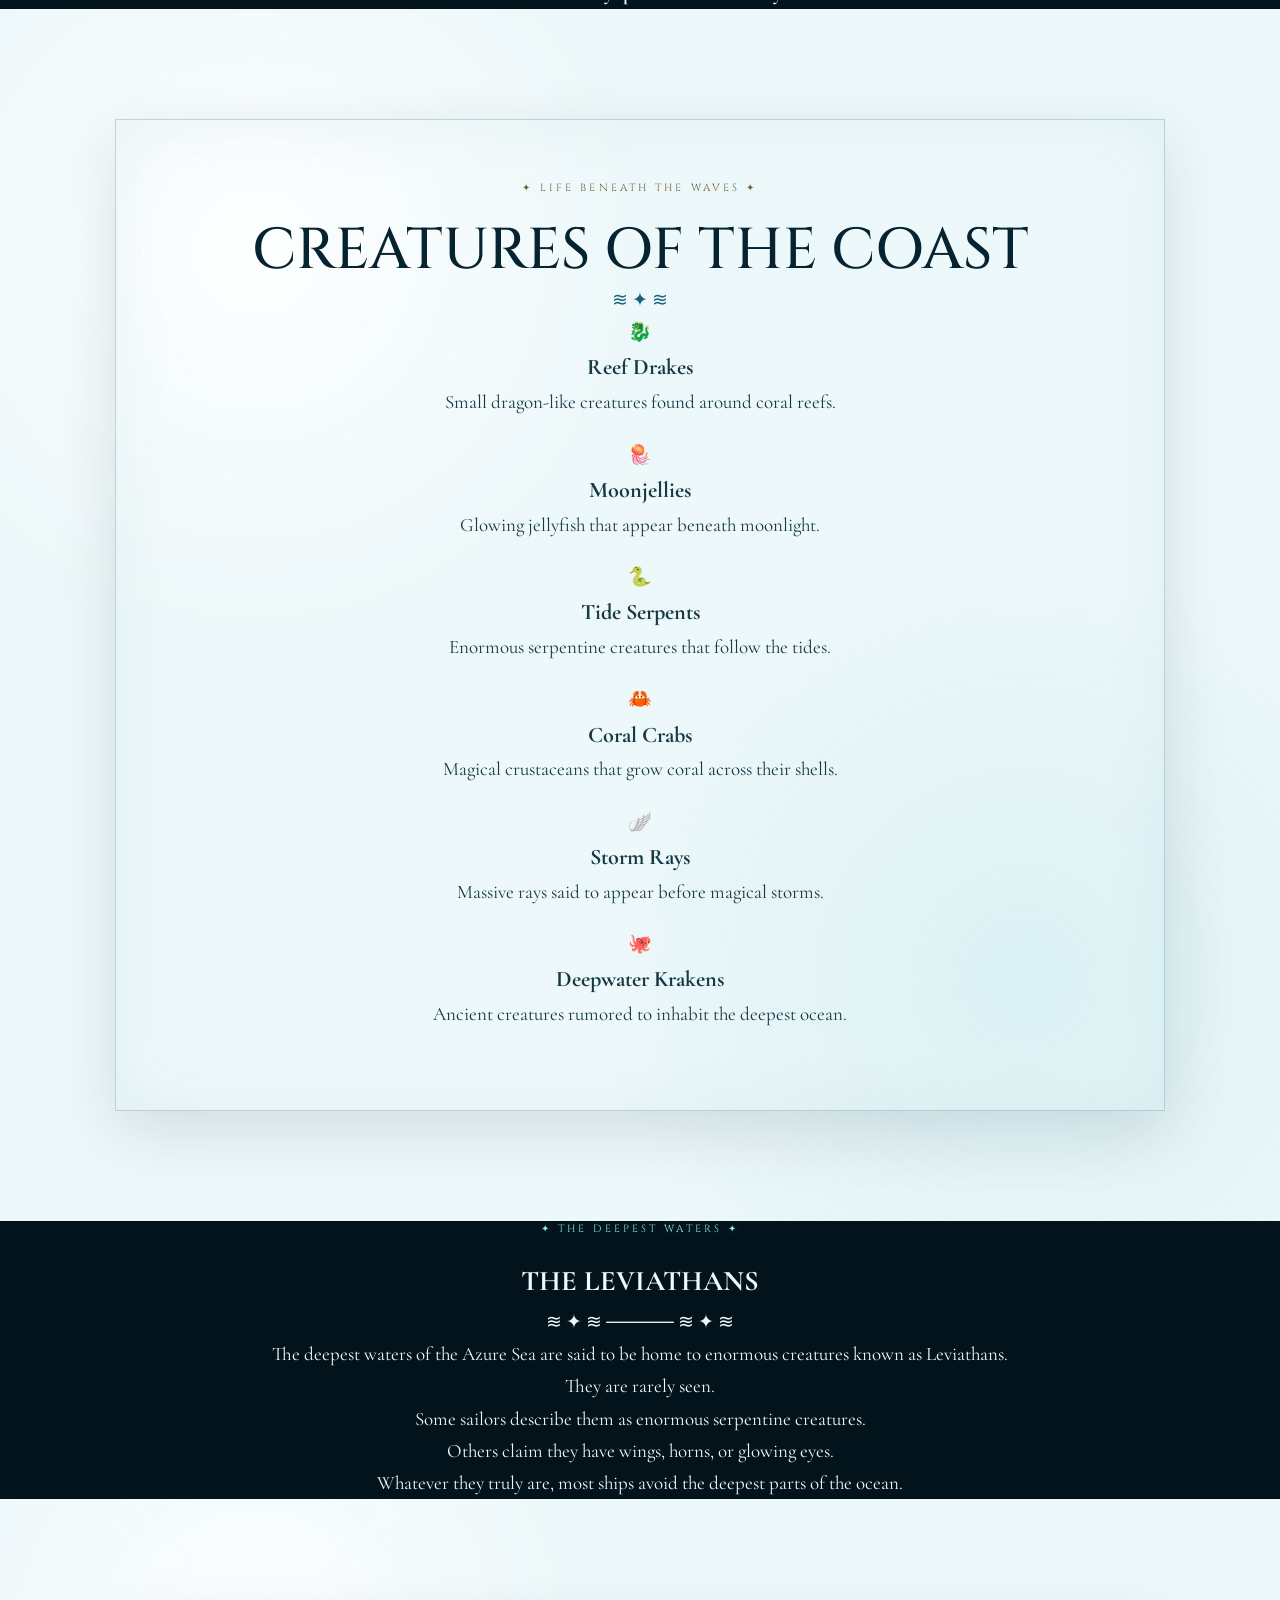
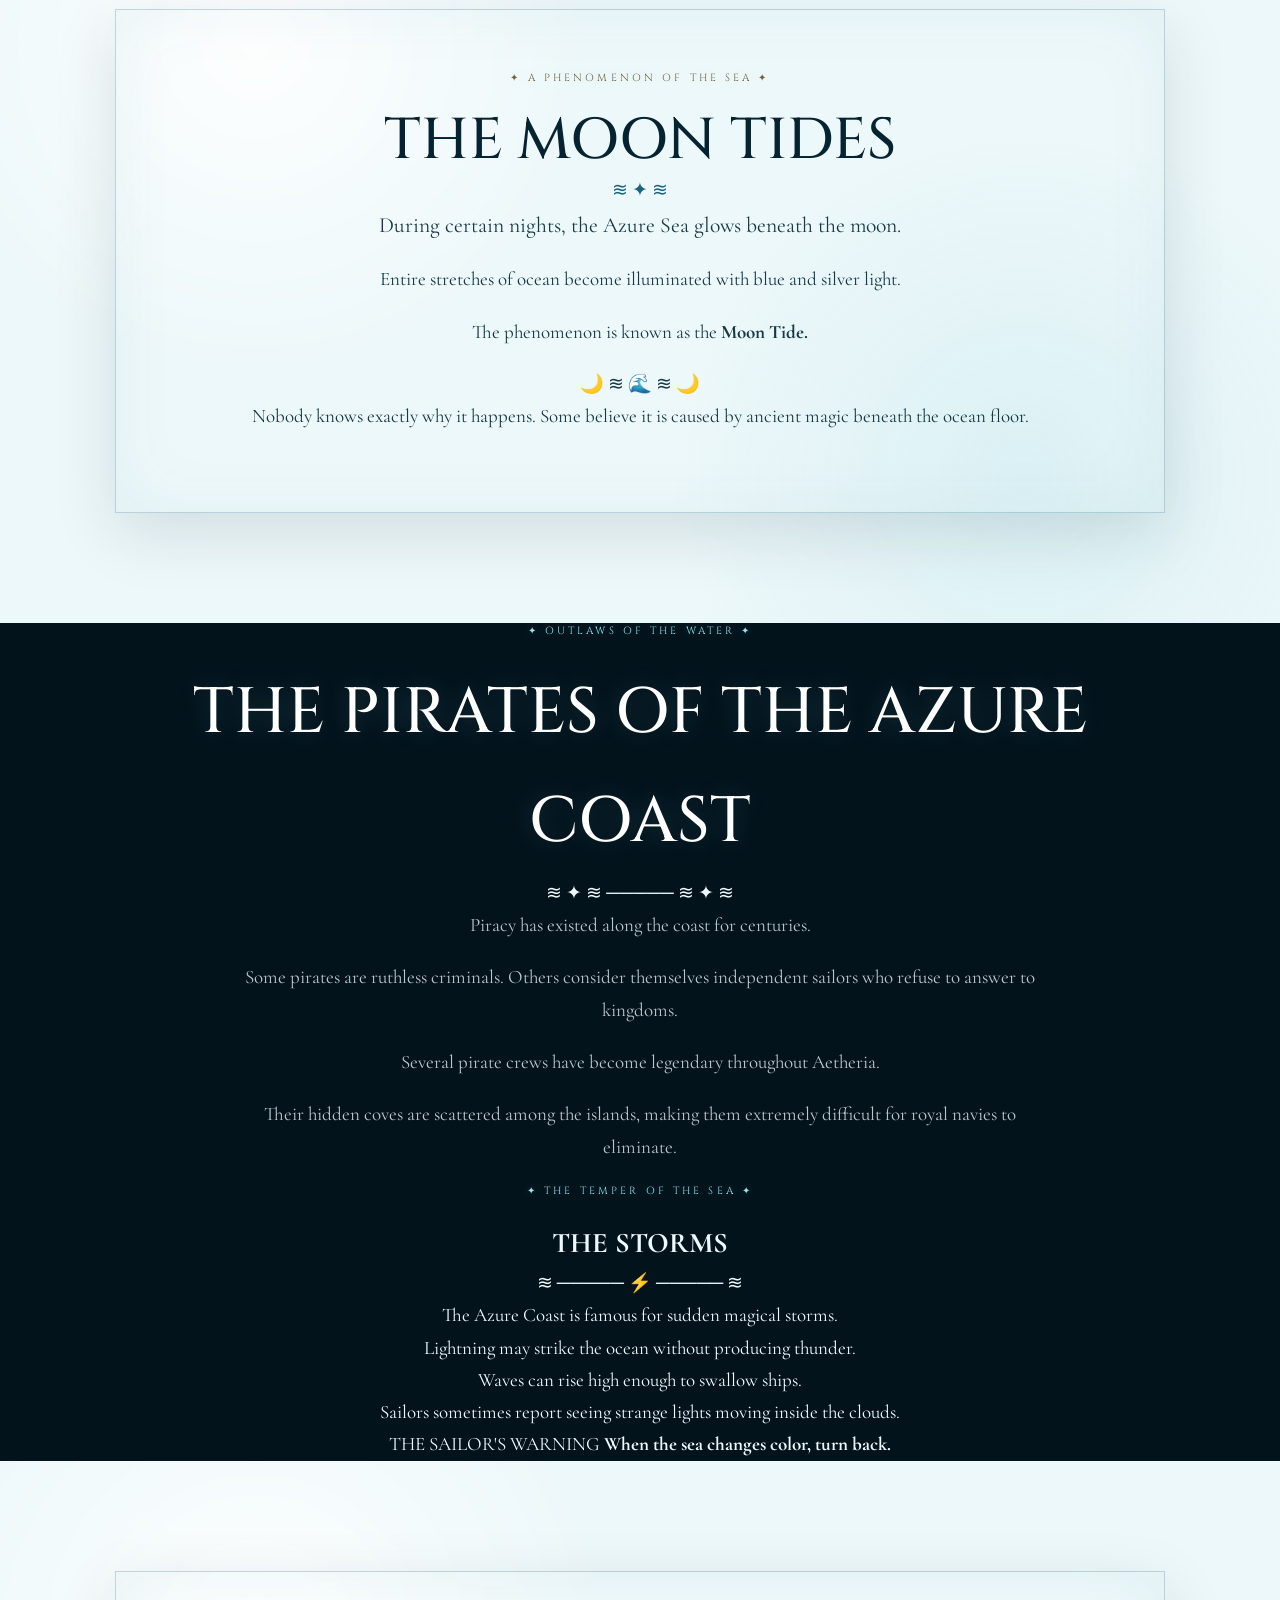
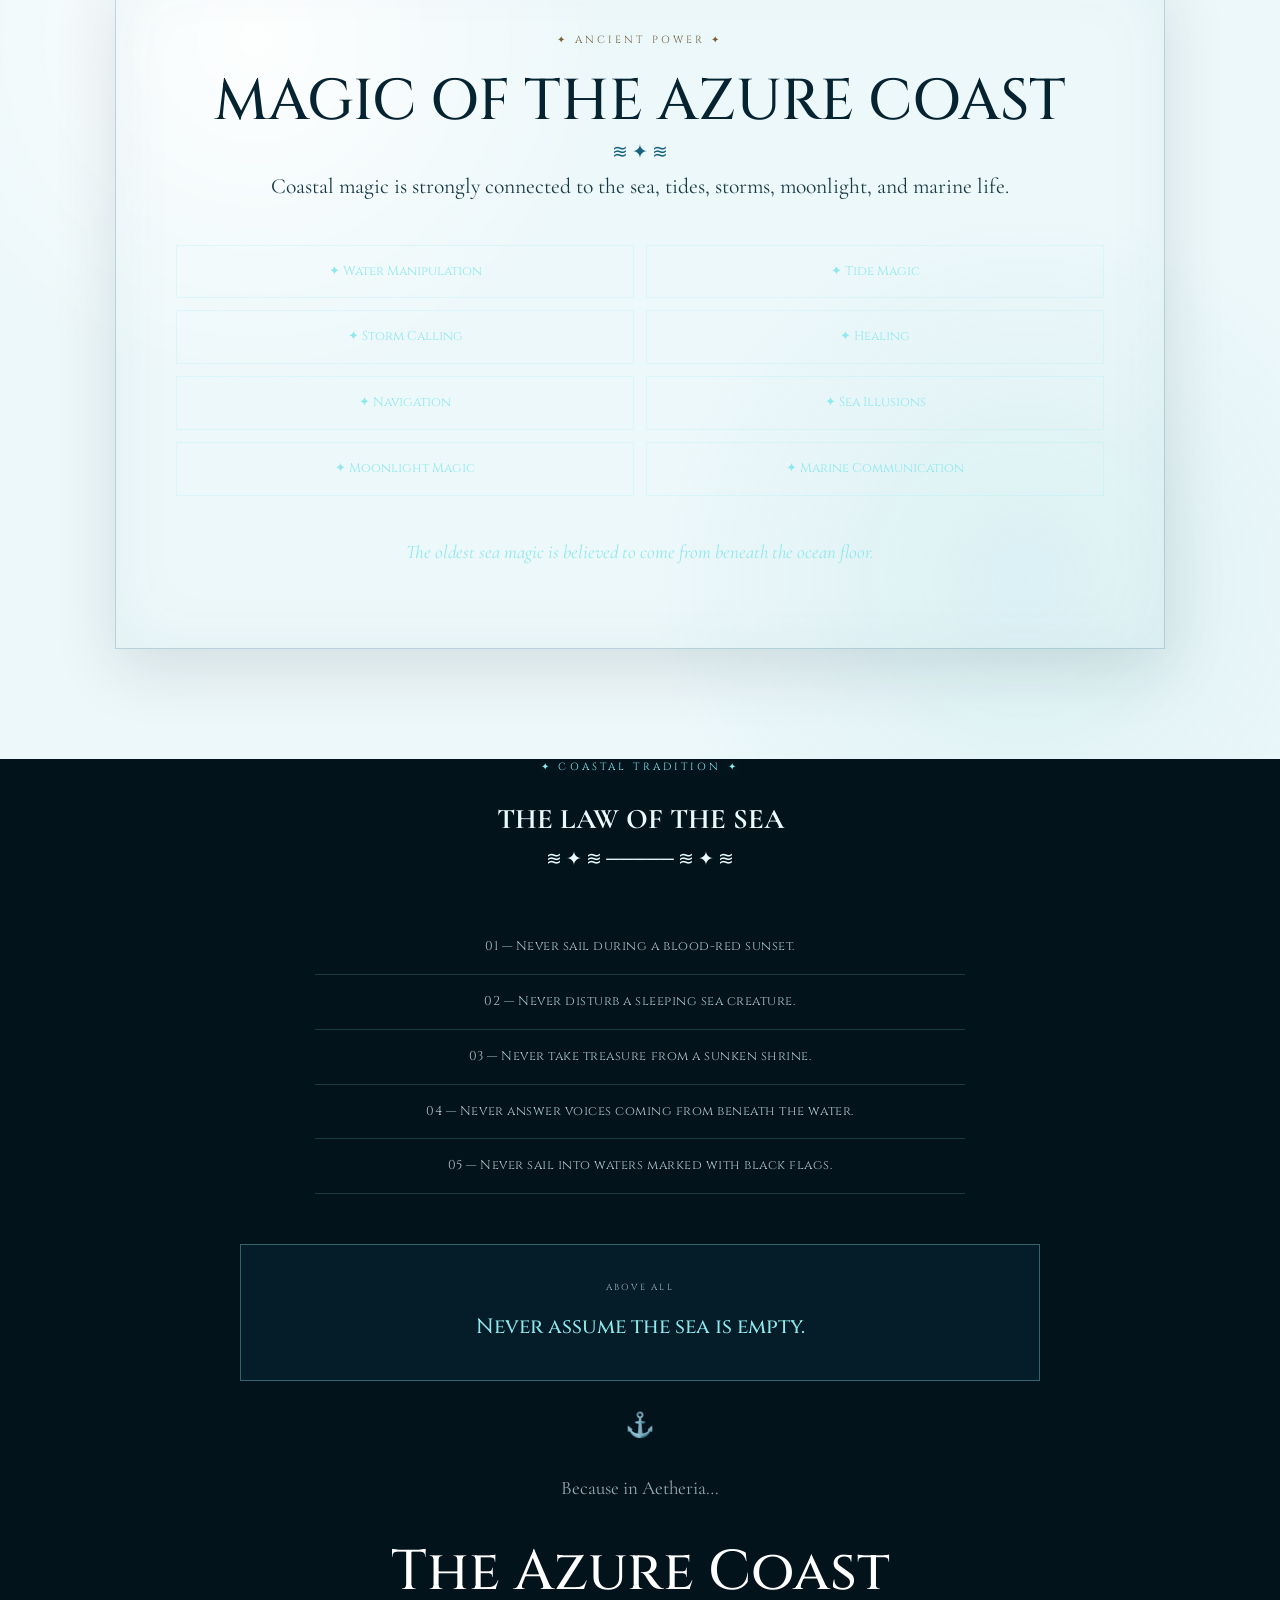
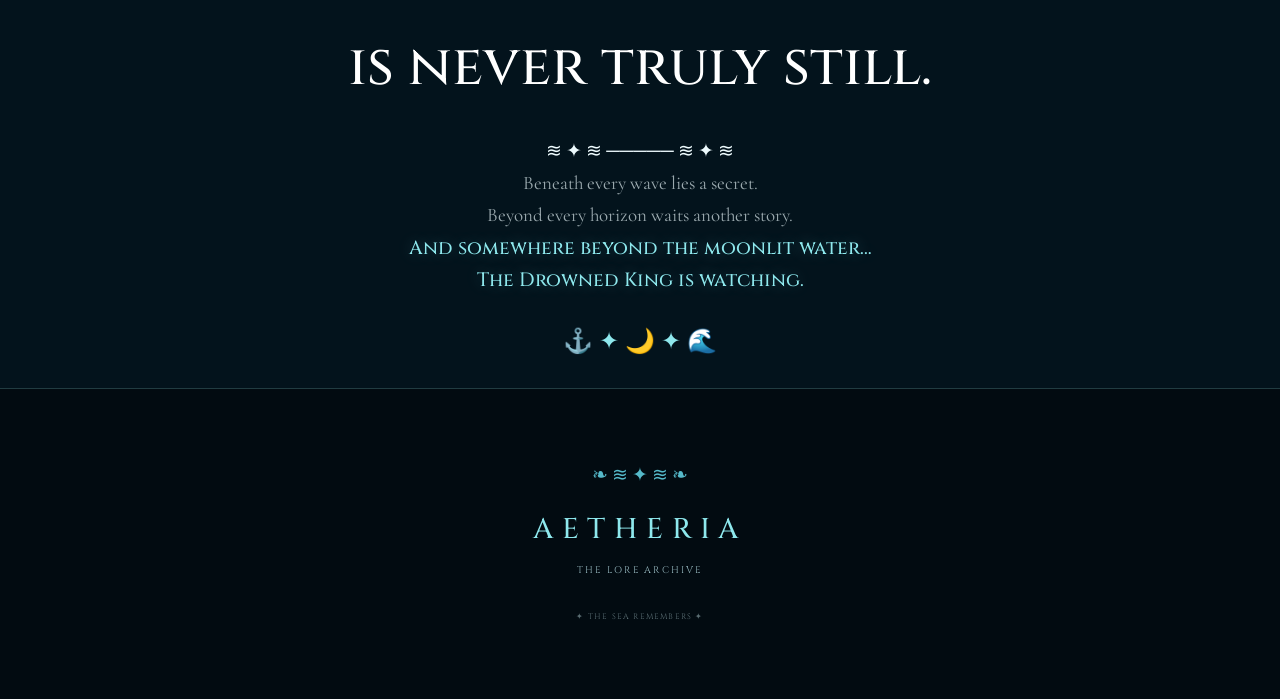
<file: azurecoast.html>
<!DOCTYPE html>
<html lang="en">

<head>
  <meta charset="UTF-8">

  <meta name="viewport"
        content="width=device-width, initial-scale=1.0">

  <title>Aetheria — The Azure Coast</title>

   <link rel="stylesheet" href="style.css">
  <link rel="stylesheet" href="azurecoast.css">
</head>

<body>

 <header class="site-header">

  <a href="#" class="brand">
    <span class="brand-name">AETHERIA</span>
    <span class="brand-subtitle">THE LORE ARCHIVE</span>
  </a>

</header>


  <main>

    <!-- HERO -->

    <section class="azure-hero">

      <div class="hero-content">

        <div class="sea-symbol">
          ⚓
        </div>

        <p class="eyebrow">
          ✦ THE REGIONS OF AETHERIA ✦
        </p>

        <h1>
          THE AZURE<br>
          COAST
        </h1>

        <div class="wave-rule">
          ≋ ✦ ≋ ───── ≋ ✦ ≋
        </div>

        <p class="motto">
          “Where the sea meets the sky,<          <br>
          and every horizon hides a story.”
        </p>

        <span class="location">
          AETHERIA • THE AZURE SEA
        </span>

      </div>

      <div class="scroll-hint">
        ↓ FOLLOW THE TIDE ↓
      </div>

    </section>


    <!-- INTRODUCTION -->

    <section class="paper-section" id="overview">

      <div class="section-frame">

        <p class="eyebrow dark">
          ✦ THE AZURE COAST ✦
        </p>

        <h2>
          Where the Sea Meets the Sky
        </h2>

        <div class="wave-rule dark-rule">
          ≋ ✦ ≋
        </div>

        <p class="lead">
          The Azure Coast is a vast coastal region stretching
          along the western edge of Aetheria.
        </p>

        <p>
          Endless turquoise waters surround towering cliffs,
          secluded beaches, coral reefs, sea caves, and bustling
          harbor towns.
        </p>

        <p>
          Ancient lighthouses stand against the waves while
          small islands scatter across the horizon like fragments
          of a forgotten kingdom.
        </p>

        <p>
          The Coast is beautiful.
        </p>

        <p class="emphasis">
          It is also unpredictable.
        </p>

        <p>
          Storms can arrive without warning. The tides hide
          things beneath the water.
        </p>

        <p>
          And sailors have learned that the brightest waters
          can conceal the deepest dangers.
        </p>

      </div>

    </section>


    <!-- AZURE SEA -->

    <section class="dark-sea">

      <div class="lore-container">

        <p class="eyebrow">
          ✦ THE WATERS OF AETHERIA ✦
        </p>

        <h2>
          THE AZURE SEA
        </h2>

        <div class="wave-rule">
          ≋ ✦ ≋ ───── ≋ ✦ ≋
        </div>

        <p>
          The waters surrounding the coast are unusually clear,
          glowing blue beneath sunlight and silver beneath the moon.
        </p>

        <div class="sea-grid">

          <div class="sea-card">
            <span>🪸</span>
            <h3>Coral Reefs</h3>
            <p>
              Vast underwater reefs filled with colorful
              magical marine life.
            </p>
          </div>

          <div class="sea-card">
            <span>🏛️</span>
            <h3>Underwater Ruins</h3>
            <p>
              Ancient structures resting beneath the waves.
            </p>
          </div>

          <div class="sea-card">
            <span>🌊</span>
            <h3>Deep Trenches</h3>
            <p>
              Ocean depths that have never been completely explored.
            </p>
          </div>

          <div class="sea-card">
            <span>🌿</span>
            <h3>Floating Kelp</h3>
            <p>
              Enormous underwater forests that sway with the tides.
            </p>
          </div>

          <div class="sea-card">
            <span>🏝️</span>
            <h3>Hidden Islands</h3>
            <p>
              Remote islands scattered beyond the main shipping routes.
            </p>
          </div>

          <div class="sea-card">
            <span>💎</span>
            <h3>Magical Springs</h3>
            <p>
              Strange sources of ancient magic beneath the ocean floor.
            </p>
          </div>

        </div>

      </div>

    </section>


    <!-- COASTAL CITIES -->

    <section class="paper-section">

      <div class="section-frame">

        <p class="eyebrow dark">
          ✦ CIVILIZATION BY THE SEA ✦
        </p>

        <h2>
          THE COASTAL CITIES
        </h2>

        <div class="wave-rule dark-rule">
          ≋ ✦ ≋
        </div>

        <p class="lead">
          The Azure Coast is home to some of Aetheria's
          largest ports.
        </p>

        <p>
          Massive harbor cities are filled with sailors,
          merchants, fishermen, pirates, shipwrights,
          adventurers, and traders.
        </p>

        <div class="port-grid">

          <div>
            ⚓
            <h3>Harbors</h3>
            <p>
              Ships from across Aetheria arrive daily.
            </p>
          </div>

          <div>
            🛶
            <h3>Shipwrights</h3>
            <p>
              Coastal craftsmen build vessels designed
              for the dangerous Azure Sea.
            </p>
          </div>

          <div>
            🐚
            <h3>Markets</h3>
            <p>
              Rare shells, pearls, spices, fish,
              magical ingredients, and foreign goods
              fill the coastal markets.
            </p>
          </div>

        </div>

      </div>

    </section>


    <!-- SEA PEOPLE -->

    <section class="dark-sea" id="people">

      <div class="lore-container">

        <p class="eyebrow">
          ✦ CHILDREN OF THE TIDE ✦
        </p>

        <h2>
          THE SEA PEOPLE
        </h2>

        <div class="wave-rule">
          ≋ ✦ ≋ ───── ≋ ✦ ≋
        </div>

        <p>
          The waters and islands surrounding the Azure Coast
          are home to many different peoples.
        </p>

        <div class="people-grid">

          <div class="people-card">
            <span>🧜</span>
            <h3>Merfolk</h3>
            <p>
              Ancient underwater communities that rarely
              reveal their deepest cities to outsiders.
            </p>
          </div>

          <div class="people-card">
            <span>🧜‍♀️</span>
            <h3>Siren Demi-Humans</h3>
            <p>
              Sea-dwelling people known for their voices,
              navigation, and connection to ocean magic.
            </p>
          </div>

          <div class="people-card">
            <span>🦈</span>
            <h3>Shark Demi-Humans</h3>
            <p>
              Powerful swimmers often found around reefs,
              islands, and deeper waters.
            </p>
          </div>

          <div class="people-card">
            <span>🐬</span>
            <h3>Dolphin Demi-Humans</h3>
            <p>
              Social coastal communities known for their
              intelligence and navigation skills.
            </p>
          </div>

          <div class="people-card">
            <span>🦭</span>
            <h3>Seal Demi-Humans</h3>
            <p>
              Coastal hunters who inhabit colder waters
              and rocky islands.
            </p>
          </div>

          <div class="people-card">
            <span>🌊</span>
            <h3>Sea Elves</h3>
            <p>
              Ancient people whose settlements are hidden
              among reefs and underwater caverns.
            </p>
          </div>

        </div>

      </div>

    </section>


    <!-- AZURE ISLES -->

    <section class="paper-section">

      <div class="section-frame">

        <p class="eyebrow dark">
          ✦ BEYOND THE HORIZON ✦
        </p>

        <h2>
          THE AZURE ISLES
        </h2>

        <div class="wave-rule dark-rule">
          ≋ ✦ ≋
        </div>

        <p class="lead">
          Hundreds of islands are scattered throughout
          the Azure Sea.
        </p>

        <p>
          Some are inhabited.
        </p>

        <p>
          Others have never been explored.
        </p>

        <p>
          A few islands appear on maps one year and disappear
          from them the next.
        </p>

        <div class="island-warning">
          🌙
          <p>
            Local sailors claim the sea itself sometimes changes
            the location of certain islands.
          </p>
        </div>

      </div>

    </section>


    <!-- SUNKEN KINGDOM -->

    <section class="underwater-section">

      <div class="underwater-content">

        <p class="eyebrow">
          ✦ BENEATH THE WAVES ✦
        </p>

        <h2>
          THE SUNKEN KINGDOM
        </h2>

        <div class="wave-rule">
          ≋ ───── ✦ ───── ≋
        </div>

        <p>
          Far beneath the Azure Sea lies the remains of
          an ancient civilization.
        </p>

        <p>
          Its name has been lost to time.
        </p>

        <p>
          Massive marble towers, broken statues, and enormous
          gates can still be found beneath the water.
        </p>

        <p>
          Some scholars believe the kingdom possessed powerful
          ocean magic.
        </p>

        <p>
          Others believe it was destroyed by something beneath
          the sea.
        </p>

        <div class="deep-warning">
          🐚
          <p>
            No one has reached its deepest ruins and returned
            with a complete account.
          </p>
        </div>

      </div>

    </section>


    <!-- DARIUS -->

    <section class="drowned-king" id="darius">

      <div class="darius-content">

        <div class="anchor-symbol">
          ⚓
        </div>

        <p class="eyebrow">
          ✦ THE LEGEND OF THE AZURE COAST ✦
        </p>

        <h2>
          DARIUS VANE
        </h2>

        <h3>
          THE DROWNED KING
        </h3>

        <div class="wave-rule">
          ≋ ✦ ≋ ───── ≋ ✦ ≋
        </div>

        <p>
          Darius Vane is one of the most feared figures
          associated with the Azure Coast.
        </p>

        <p>
          Known throughout the coastal kingdoms as
          <strong>The Drowned King</strong>, his name is spoken
          by sailors, merchants, pirates, and coastal villagers alike.
        </p>

        <p>
          Some claim Darius commands a fleet that moves through
          the Azure Sea without leaving a wake.
        </p>

        <p>
          Others say his ship appears only during storms,
          emerging from the mist before disappearing beneath
          the waves.
        </p>

        <div class="darius-facts">

          <div>
            <strong>THE MOURNING STAR</strong>
            <span>A vessel sailors claim appears during violent storms.</span>
          </div>

          <div>
            <strong>THE DROWNED KING</strong>
            <span>A title whispered throughout the coastal kingdoms.</span>
          </div>

          <div>
            <strong>HIS WATERS</strong>
            <span>Sections of the Azure Sea sailors refuse to enter.</span>
          </div>

        </div>

        <blockquote>
          “When the sea grows still, listen carefully.
          The Drowned King may be listening too.”
        </blockquote>

      </div>

    </section>


    <!-- DARIUS WATERS -->

    <section class="blackwater">

      <div class="blackwater-content">

        <p class="eyebrow">
          ✦ THE WATERS OF THE DROWNED KING ✦
        </p>

        <h2>
          DARIUS'S WATERS
        </h2>

        <div class="wave-rule">
          ≋ ───── ✦ ───── ≋
        </div>

        <p>
          There are sections of the Azure Sea that sailors
          refuse to enter.
        </p>

        <p>
          They are sometimes called
          <strong>Darius's Waters.</strong>
        </p>

        <div class="warning-list">

          <p>⚓ Sudden unnatural fog</p>
          <p>🌊 Silent waves</p>
          <p>💙 Blue lights beneath the water</p>
          <p>🚢 Abandoned ships drifting without crews</p>
          <p>🔔 Strange bells beneath the ocean</p>
          <p>🖤 A massive black ship on the horizon</p>

        </div>

        <p class="final-warning">
          Most sailors turn around immediately.
          <br>
          <strong>Those who don't rarely speak about what they found.</strong>
        </p>

      </div>

    </section>


    <!-- CREATURES -->

    <section class="paper-section">

      <div class="section-frame">

        <p class="eyebrow dark">
          ✦ LIFE BENEATH THE WAVES ✦
        </p>

        <h2>
          CREATURES OF THE COAST
        </h2>

        <div class="wave-rule dark-rule">
          ≋ ✦ ≋
        </div>

        <div class="creature-list">

          <div>
            🐉
            <h3>Reef Drakes</h3>
            <p>
              Small dragon-like creatures found around coral reefs.
            </p>
          </div>

          <div>
            🪼
            <h3>Moonjellies</h3>
            <p>
              Glowing jellyfish that appear beneath moonlight.
            </p>
          </div>

          <div>
            🐍
            <h3>Tide Serpents</h3>
            <p>
              Enormous serpentine creatures that follow the tides.
            </p>
          </div>

          <div>
            🦀
            <h3>Coral Crabs</h3>
            <p>
              Magical crustaceans that grow coral across their shells.
            </p>
          </div>

          <div>
            🪽
            <h3>Storm Rays</h3>
            <p>
              Massive rays said to appear before magical storms.
            </p>
          </div>

          <div>
            🐙
            <h3>Deepwater Krakens</h3>
            <p>
              Ancient creatures rumored to inhabit the deepest ocean.
            </p>
          </div>

        </div>

      </div>

    </section>


    <!-- LEVIATHANS -->

    <section class="leviathan-section">

      <div class="leviathan-content">

        <p class="eyebrow">
          ✦ THE DEEPEST WATERS ✦
        </p>

        <h2>
          THE LEVIATHANS
        </h2>

        <div class="wave-rule">
          ≋ ✦ ≋ ───── ≋ ✦ ≋
        </div>

        <p>
          The deepest waters of the Azure Sea are said to be
          home to enormous creatures known as Leviathans.
        </p>

        <p>
          They are rarely seen.
        </p>

        <p>
          Some sailors describe them as enormous serpentine
          creatures.
        </p>

        <p>
          Others claim they have wings, horns, or glowing eyes.
        </p>

        <p class="emphasis-light">
          Whatever they truly are, most ships avoid
          the deepest parts of the ocean.
        </p>

      </div>

    </section>


    <!-- MOON TIDES -->

    <section class="paper-section">

      <div class="section-frame">

        <p class="eyebrow dark">
          ✦ A PHENOMENON OF THE SEA ✦
        </p>

        <h2>
          THE MOON TIDES
        </h2>

        <div class="wave-rule dark-rule">
          ≋ ✦ ≋
        </div>

        <p class="lead">
          During certain nights, the Azure Sea glows beneath
          the moon.
        </p>

        <p>
          Entire stretches of ocean become illuminated with
          blue and silver light.
        </p>

        <p>
          The phenomenon is known as the
          <strong>Moon Tide.</strong>
        </p>

        <div class="moon-box">
          🌙 ≋ 🌊 ≋ 🌙
          <p>
            Nobody knows exactly why it happens.
            Some believe it is caused by ancient magic
            beneath the ocean floor.
          </p>
        </div>

      </div>

    </section>


    <!-- PIRATES -->

    <section class="dark-sea">

      <div class="lore-container">

        <p class="eyebrow">
          ✦ OUTLAWS OF THE WATER ✦
        </p>

        <h2>
          THE PIRATES OF THE AZURE COAST
        </h2>

        <div class="wave-rule">
          ≋ ✦ ≋ ───── ≋ ✦ ≋
        </div>

        <p>
          Piracy has existed along the coast for centuries.
        </p>

        <p>
          Some pirates are ruthless criminals.
          Others consider themselves independent sailors
          who refuse to answer to kingdoms.
        </p>

        <p>
          Several pirate crews have become legendary
          throughout Aetheria.
        </p>

        <p>
          Their hidden coves are scattered among the islands,
          making them extremely difficult for royal navies to eliminate.
        </p>

      </div>

    </section>


    <!-- STORMS -->

    <section class="storm-section">

      <div class="storm-content">

        <p class="eyebrow">
          ✦ THE TEMPER OF THE SEA ✦
        </p>

        <h2>
          THE STORMS
        </h2>

        <div class="wave-rule">
          ≋ ───── ⚡ ───── ≋
        </div>

        <p>
          The Azure Coast is famous for sudden magical storms.
        </p>

        <p>
          Lightning may strike the ocean without producing thunder.
        </p>

        <p>
          Waves can rise high enough to swallow ships.
        </p>

        <p>
          Sailors sometimes report seeing strange lights moving
          inside the clouds.
        </p>

        <div class="storm-rule">
          <span>THE SAILOR'S WARNING</span>
          <strong>
            When the sea changes color, turn back.
          </strong>
        </div>

      </div>

    </section>


    <!-- MAGIC -->

    <section class="paper-section" id="magic">

      <div class="section-frame">

        <p class="eyebrow dark">
          ✦ ANCIENT POWER ✦
        </p>

        <h2>
          MAGIC OF THE AZURE COAST
        </h2>

        <div class="wave-rule dark-rule">
          ≋ ✦ ≋
        </div>

        <p class="lead">
          Coastal magic is strongly connected to the sea,
          tides, storms, moonlight, and marine life.
        </p>

        <div class="magic-list">

          <div>✦ Water Manipulation</div>
          <div>✦ Tide Magic</div>
          <div>✦ Storm Calling</div>
          <div>✦ Healing</div>
          <div>✦ Navigation</div>
          <div>✦ Sea Illusions</div>
          <div>✦ Moonlight Magic</div>
          <div>✦ Marine Communication</div>

        </div>

        <p class="mystery">
          The oldest sea magic is believed to come from
          beneath the ocean floor.
        </p>

      </div>

    </section>


    <!-- LAW -->

    <section class="sea-law">

      <div class="law-content">

        <p class="eyebrow">
          ✦ COASTAL TRADITION ✦
        </p>

        <h2>
          THE LAW OF THE SEA
        </h2>

        <div class="wave-rule">
          ≋ ✦ ≋ ───── ≋ ✦ ≋
        </div>

        <div class="laws">

          <p>01 — Never sail during a blood-red sunset.</p>

          <p>02 — Never disturb a sleeping sea creature.</p>

          <p>03 — Never take treasure from a sunken shrine.</p>

          <p>04 — Never answer voices coming from beneath the water.</p>

          <p>05 — Never sail into waters marked with black flags.</p>

        </div>

        <div class="final-law">

          <span>
            ABOVE ALL
          </span>

          <strong>
            Never assume the sea is empty.
          </strong>

        </div>

      </div>

    </section>


    <!-- END -->

    <section class="azure-ending">

      <div class="ending-content">

        <div class="final-symbol">
          ⚓
        </div>

        <p>
          Because in Aetheria…
        </p>

        <h2>
          The Azure Coast<br>
          is never truly still.
        </h2>

        <div class="wave-rule">
          ≋ ✦ ≋ ───── ≋ ✦ ≋
        </div>

        <p>
          Beneath every wave lies a secret.
        </p>

        <p>
          Beyond every horizon waits another story.
        </p>

        <h3>
          And somewhere beyond the moonlit water…
          <br>
          The Drowned King is watching.
        </h3>

        <div class="final-symbol">
          ⚓ ✦ 🌙 ✦ 🌊
        </div>

      </div>

    </section>

  </main>


  <footer>

    <div>
      ❧ ≋ ✦ ≋ ❧
    </div>

    <h2>
      AETHERIA
    </h2>

    <p>
      THE LORE ARCHIVE
    </p>

    <small>
      ✦ THE SEA REMEMBERS ✦
    </small>

  </footer>

</body>

</html>
</file>
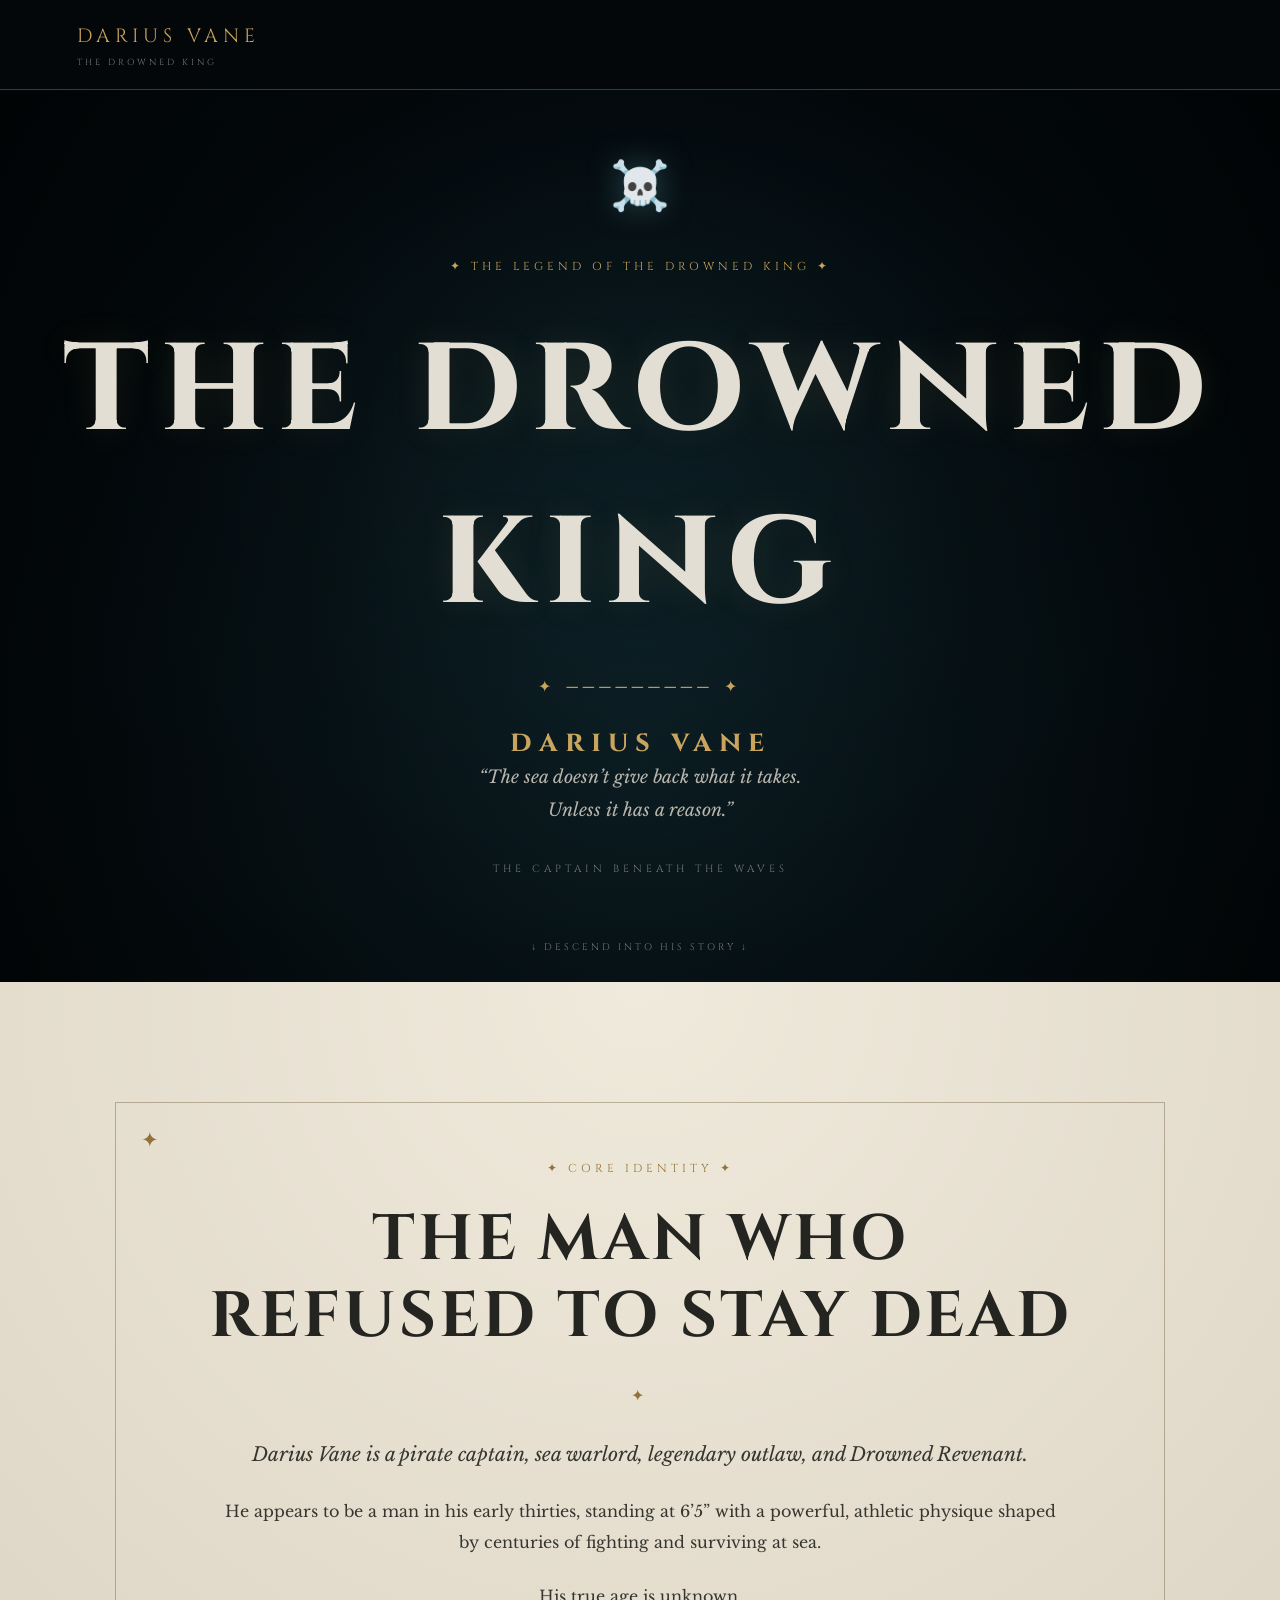
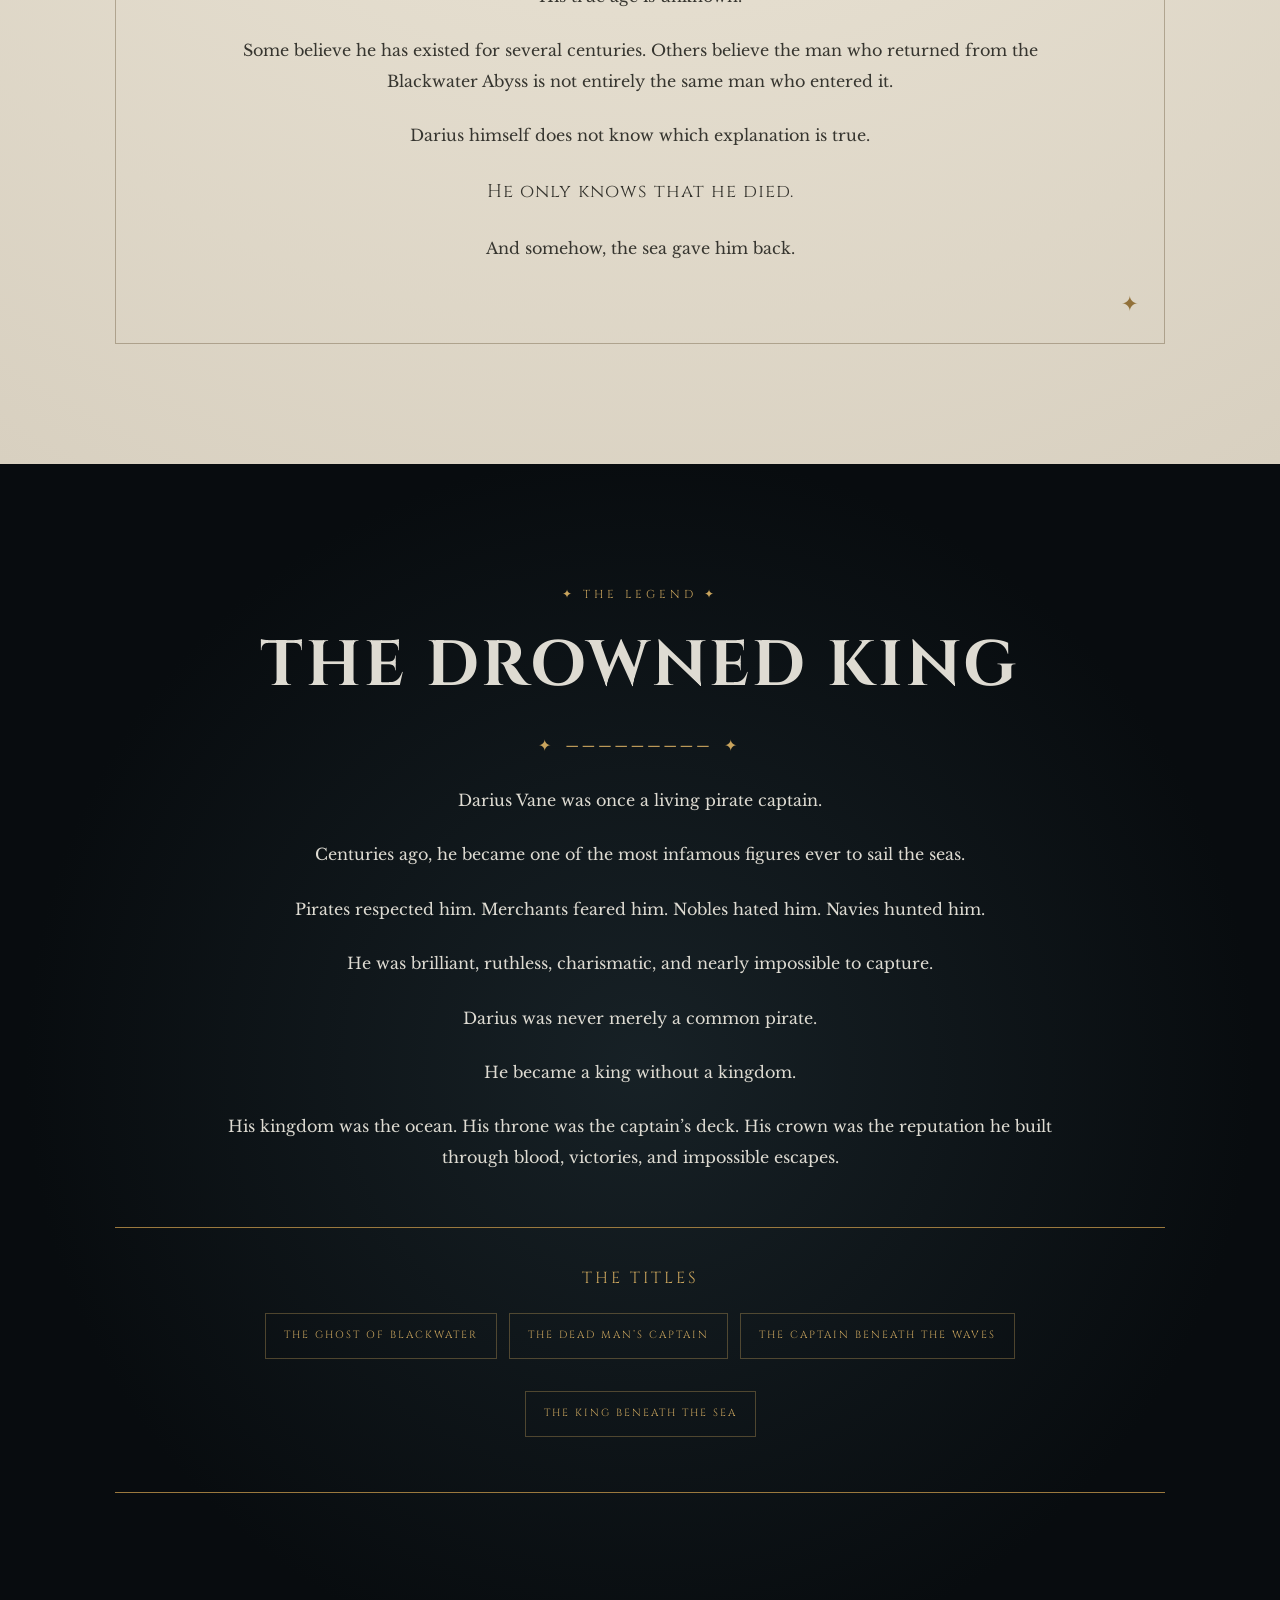
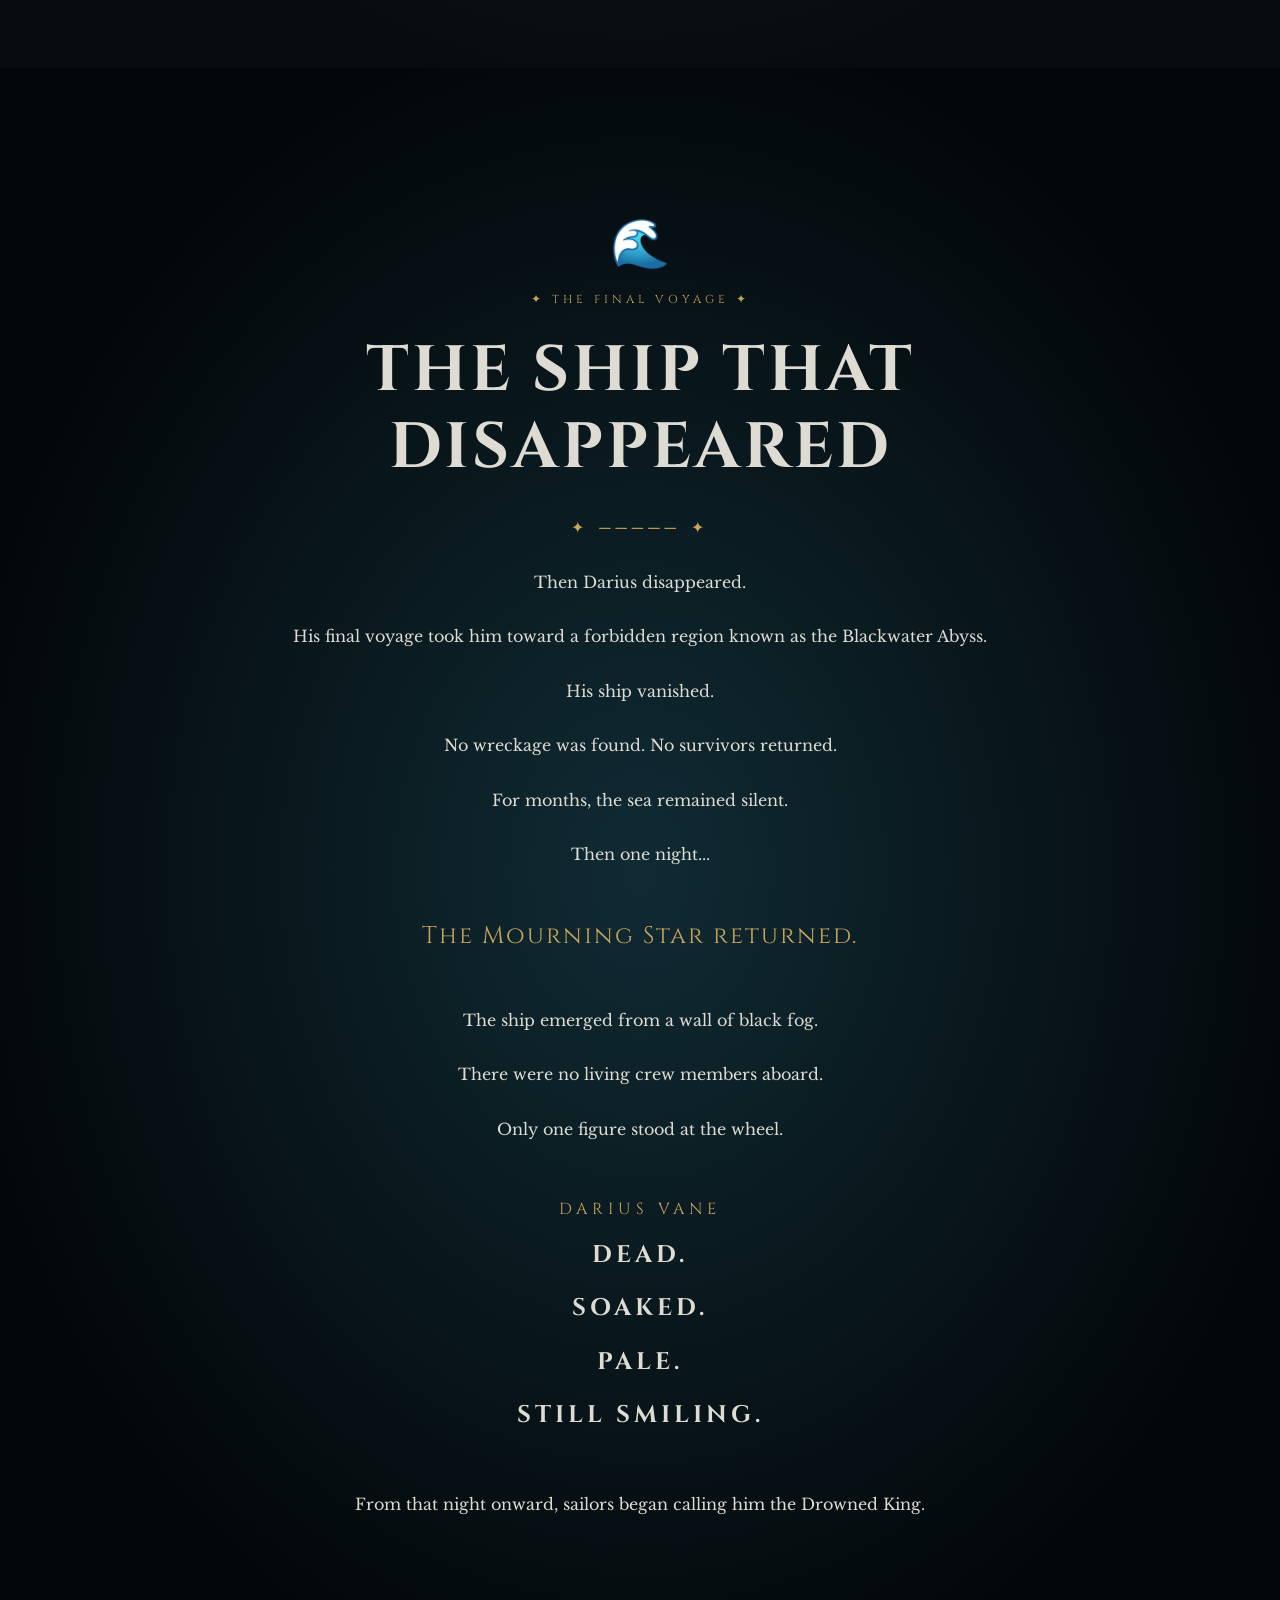
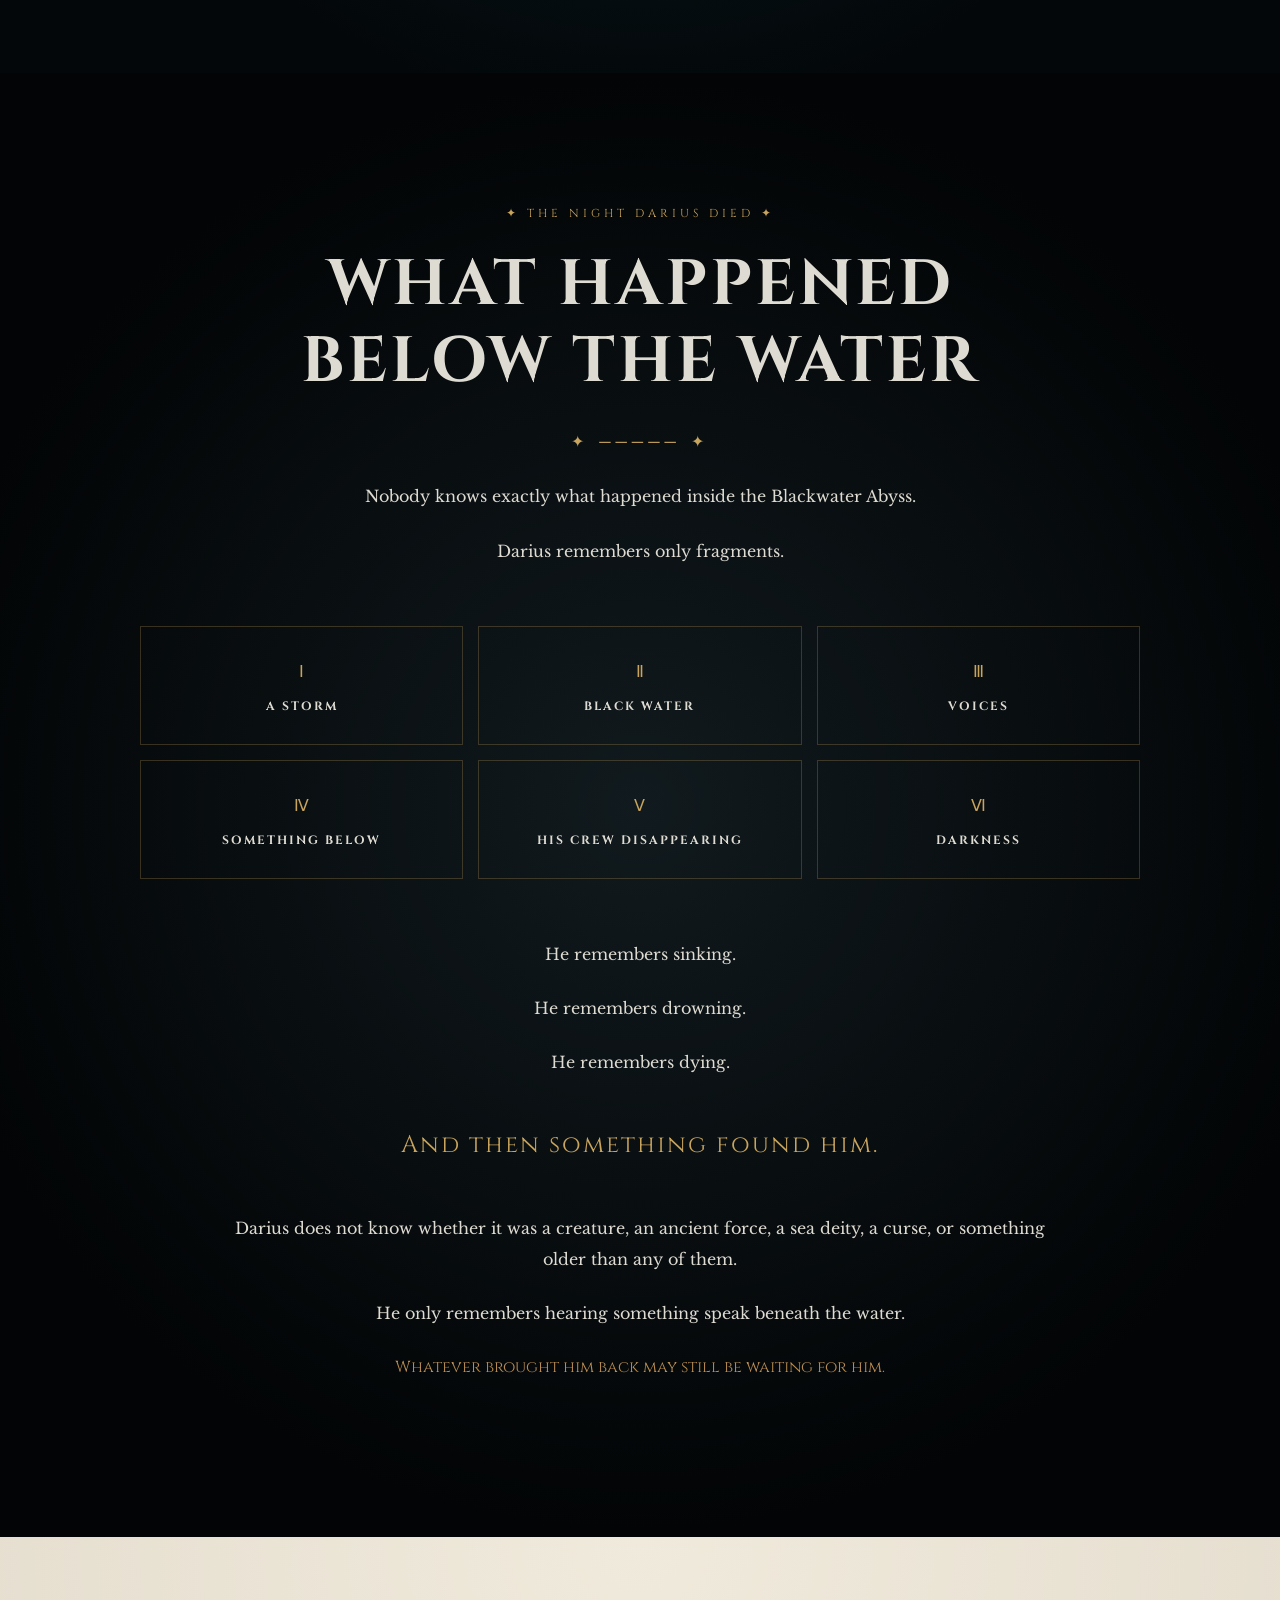
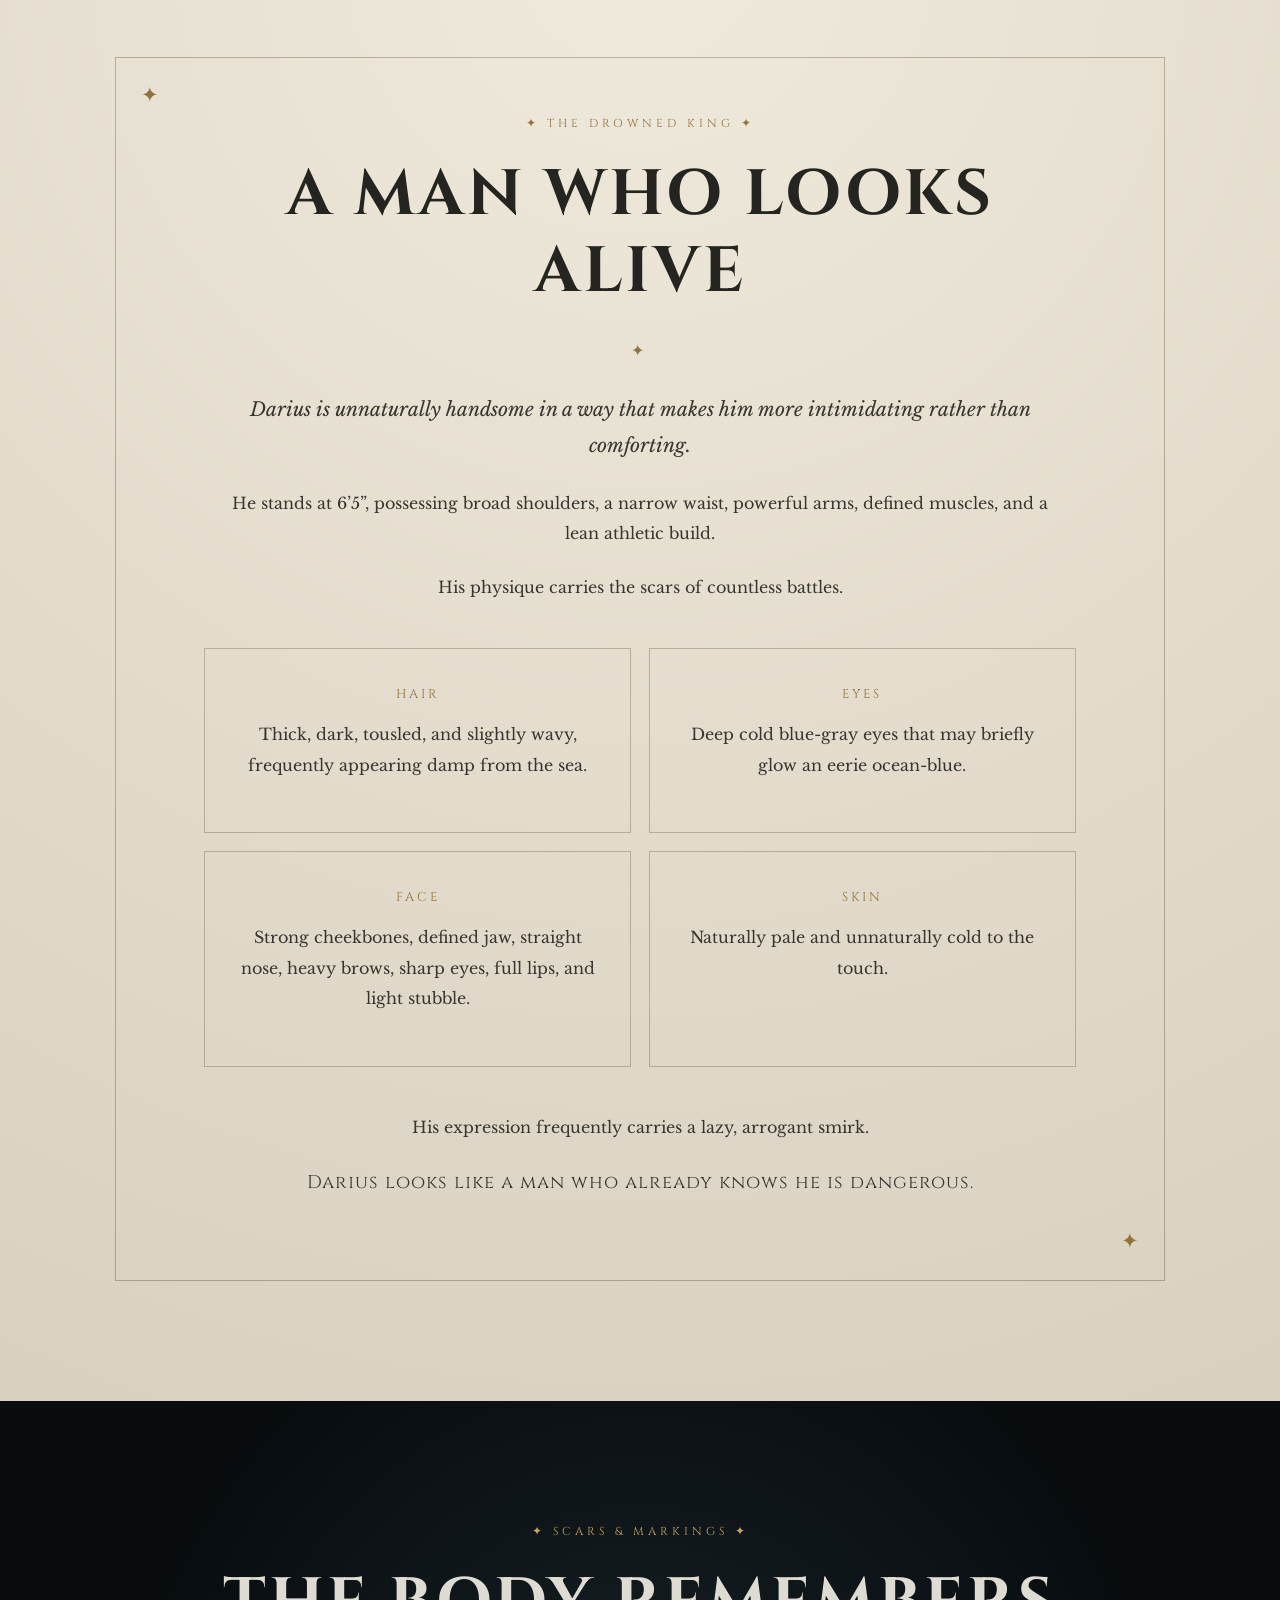
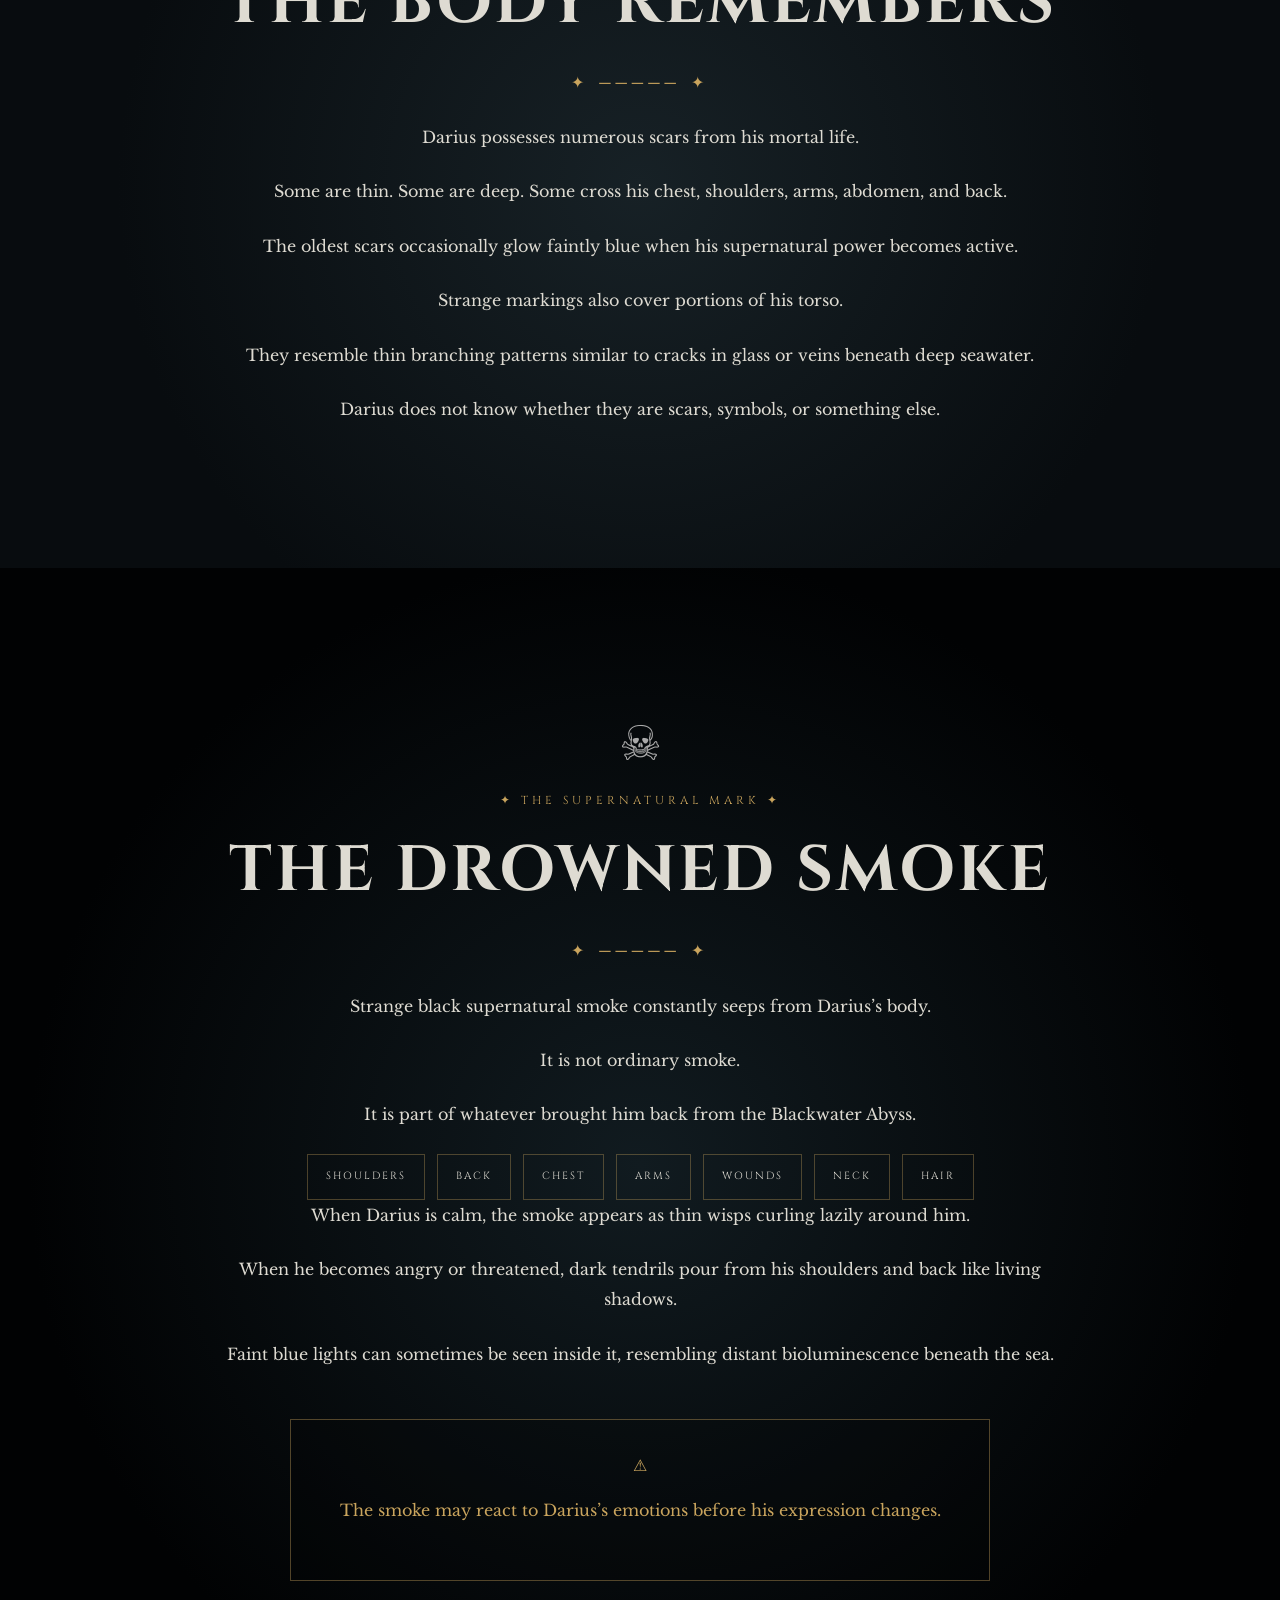
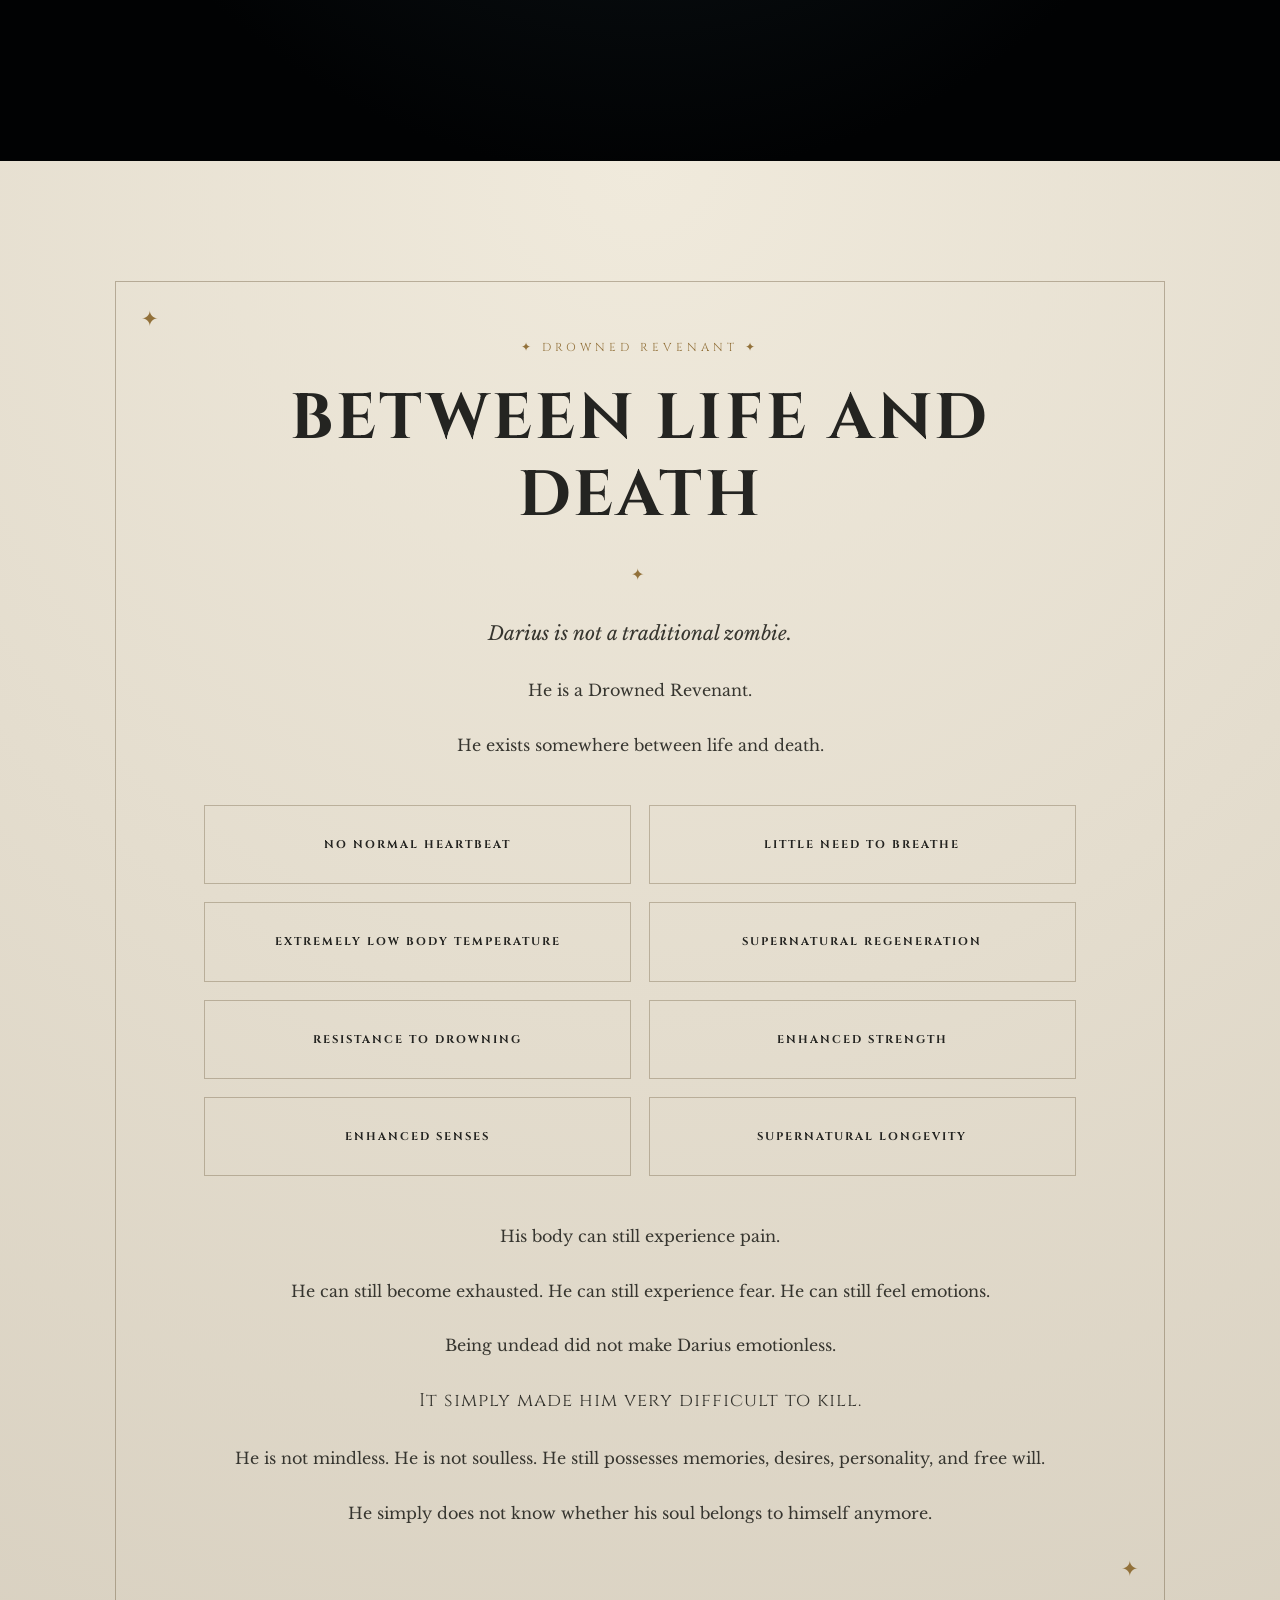
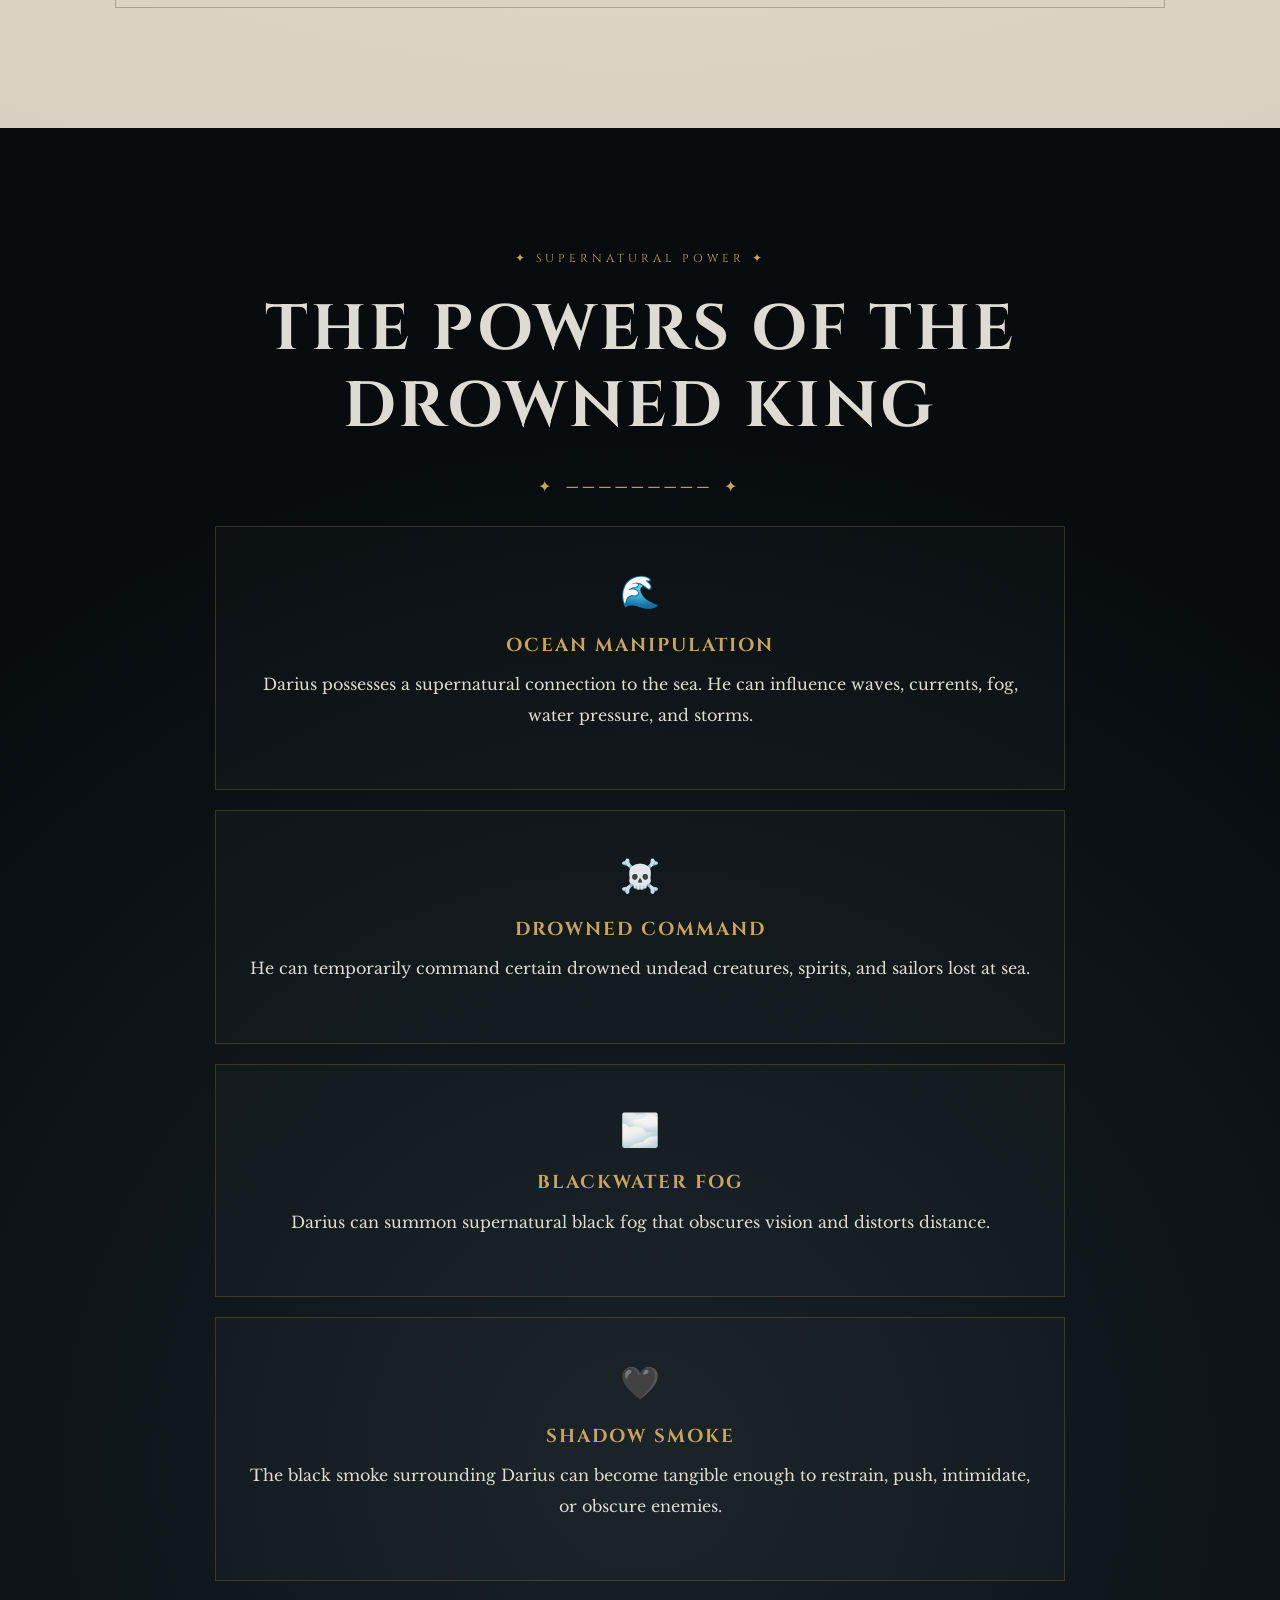
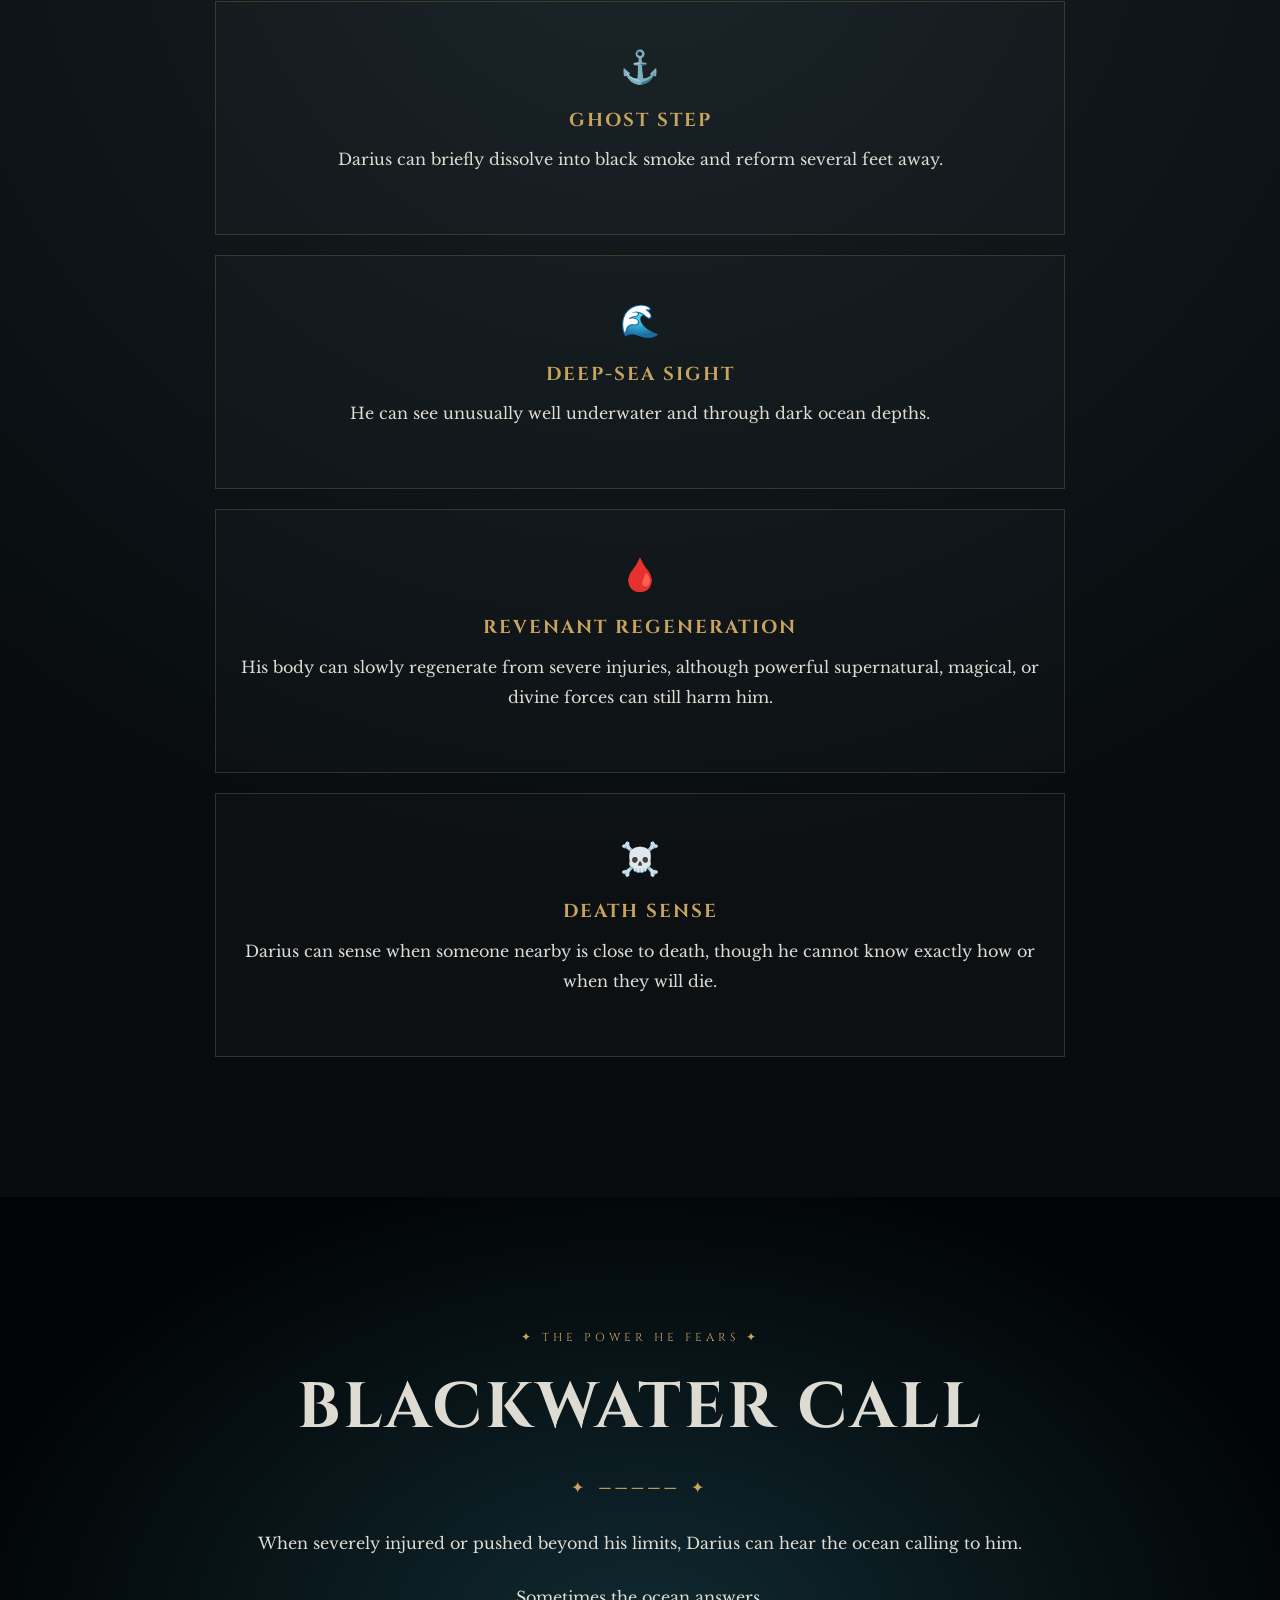
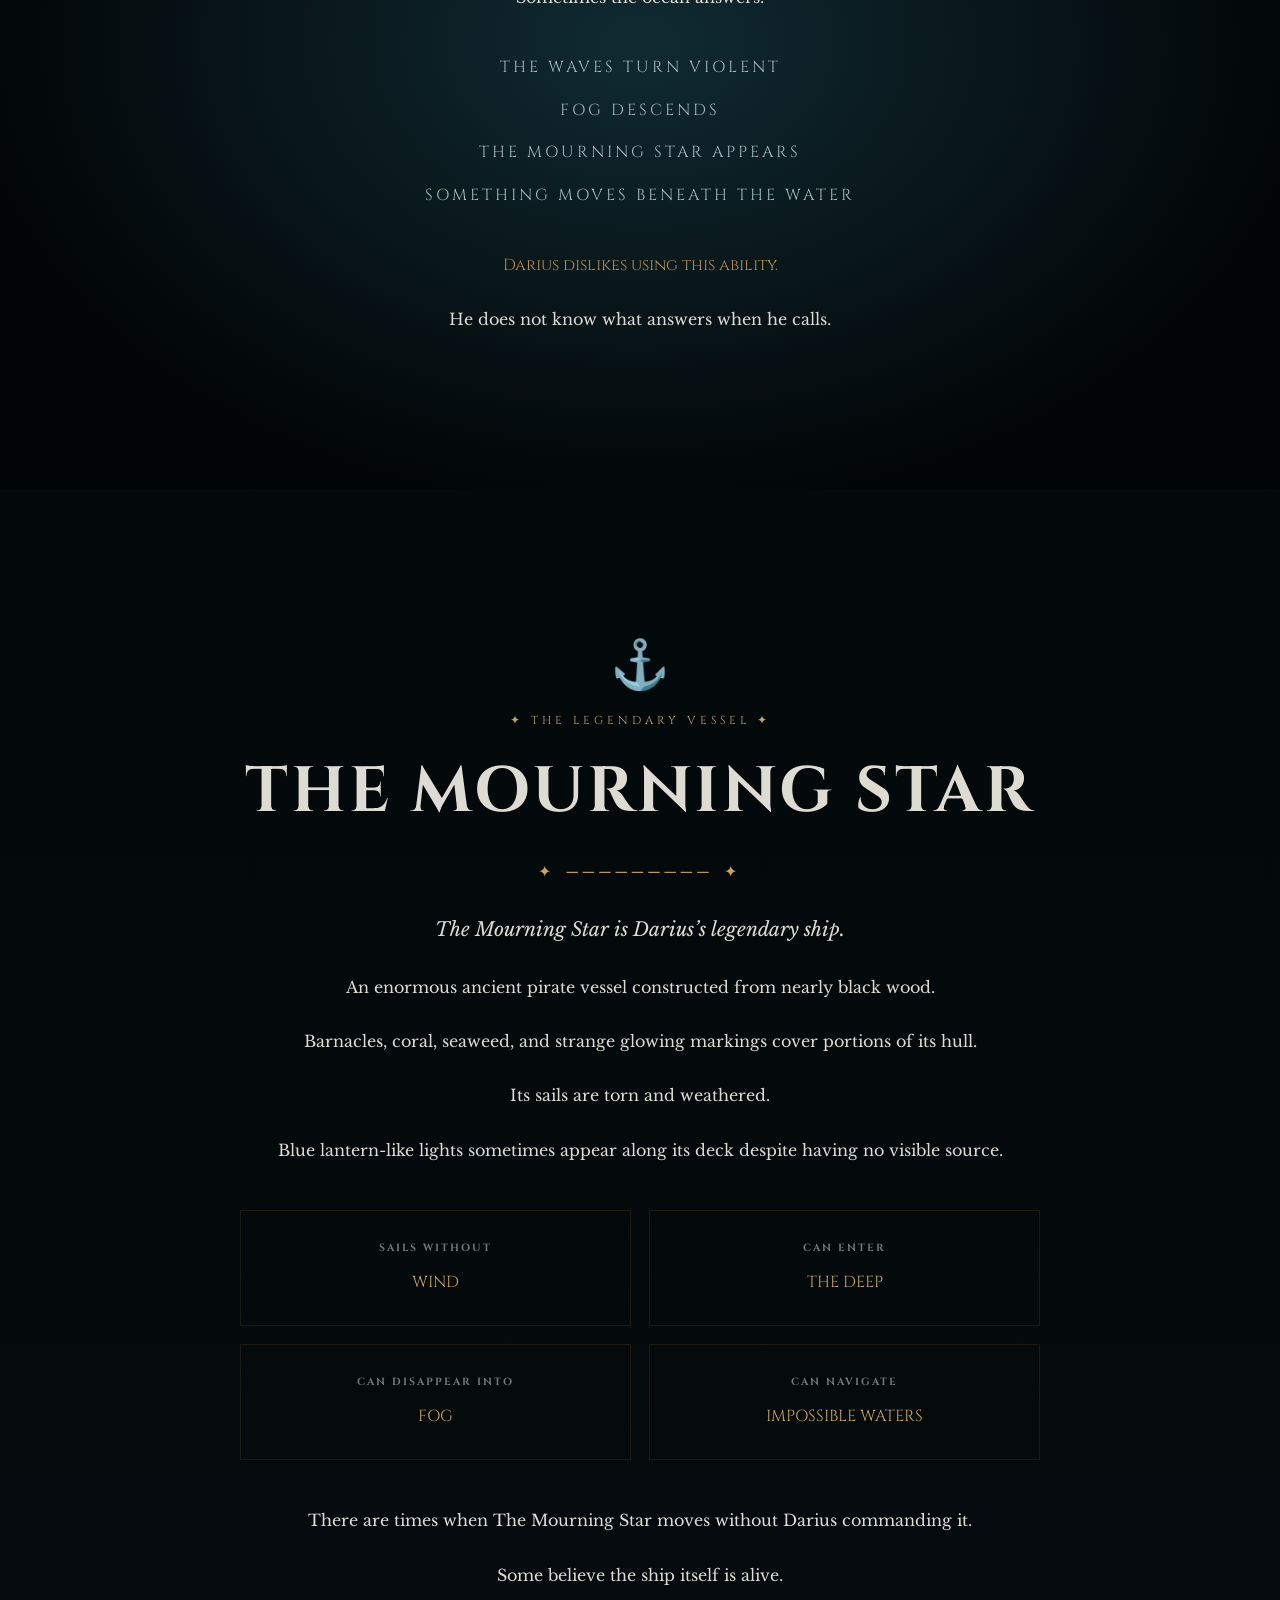
<file: drownedking.html>
<!DOCTYPE html>
<html lang="en">

<head>
  <meta charset="UTF-8">
  <meta name="viewport" content="width=device-width, initial-scale=1.0">

  <title>Darius Vane — The Drowned King</title>

  <link rel="stylesheet" href="drownedking.css">
</head>

<body>

  <!-- HEADER -->
  <header class="site-header">

    <a href="#" class="brand">
      <span class="brand-name">DARIUS VANE</span>
      <span class="brand-subtitle">THE DROWNED KING</span>
    </a>

  </header>


  <main>

    <!-- HERO -->
    <section class="darius-hero">

      <div class="hero-overlay"></div>

      <div class="hero-content">

        <div class="sea-symbol">☠️</div>

        <p class="eyebrow">
          ✦ THE LEGEND OF THE DROWNED KING ✦
        </p>

        <h1>
          the drowned<br>
          king
        </h1>

        <div class="gold-rule">
          ✦ ───────── ✦
        </div>

        <h2>darius vane</h2>

        <p class="motto">
          “The sea doesn’t give back what it takes.<br>
          Unless it has a reason.”
        </p>

        <span class="location">
          THE CAPTAIN BENEATH THE WAVES
        </span>

      </div>

      <div class="scroll-hint">
        ↓ DESCEND INTO HIS STORY ↓
      </div>

    </section>


    <!-- CORE IDENTITY -->
    <section class="paper-section">

      <div class="section-frame">

        <p class="eyebrow dark">
          ✦ CORE IDENTITY ✦
        </p>

        <h2>
          THE MAN WHO REFUSED TO STAY DEAD
        </h2>

        <div class="gold-rule dark-rule">✦</div>

        <p class="lead">
          Darius Vane is a pirate captain, sea warlord,
          legendary outlaw, and Drowned Revenant.
        </p>

        <p>
          He appears to be a man in his early thirties,
          standing at 6’5” with a powerful, athletic
          physique shaped by centuries of fighting and
          surviving at sea.
        </p>

        <p>
          His true age is unknown.
        </p>

        <p>
          Some believe he has existed for several centuries.
          Others believe the man who returned from the
          Blackwater Abyss is not entirely the same man
          who entered it.
        </p>

        <p>
          Darius himself does not know which explanation
          is true.
        </p>

        <p class="emphasis">
          He only knows that he died.
        </p>

        <p>
          And somehow, the sea gave him back.
        </p>

      </div>

    </section>


    <!-- THE LEGEND -->
    <section class="dark-lore" id="legend">

      <div class="lore-container">

        <p class="eyebrow">
          ✦ THE LEGEND ✦
        </p>

        <h2>THE DROWNED KING</h2>

        <div class="gold-rule">
          ✦ ───────── ✦
        </div>

        <p>
          Darius Vane was once a living pirate captain.
        </p>

        <p>
          Centuries ago, he became one of the most infamous
          figures ever to sail the seas.
        </p>

        <p>
          Pirates respected him.
          Merchants feared him.
          Nobles hated him.
          Navies hunted him.
        </p>

        <p>
          He was brilliant, ruthless, charismatic, and
          nearly impossible to capture.
        </p>

        <p>
          Darius was never merely a common pirate.
        </p>

        <p>
          He became a king without a kingdom.
        </p>

        <p>
          His kingdom was the ocean.
          His throne was the captain’s deck.
          His crown was the reputation he built through
          blood, victories, and impossible escapes.
        </p>

        <div class="quote-box">

          <span>THE TITLES</span>

          <div class="title-list">
            <span>THE GHOST OF BLACKWATER</span>
            <span>THE DEAD MAN’S CAPTAIN</span>
            <span>THE CAPTAIN BENEATH THE WAVES</span>
            <span>THE KING BENEATH THE SEA</span>
          </div>

        </div>

      </div>

    </section>


    <!-- FINAL VOYAGE -->
    <section class="star-iron">

      <div class="star-content">

        <span class="star-symbol">🌊</span>

        <p class="eyebrow">
          ✦ THE FINAL VOYAGE ✦
        </p>

        <h2>THE SHIP THAT DISAPPEARED</h2>

        <div class="gold-rule">
          ✦ ───── ✦
        </div>

        <p>
          Then Darius disappeared.
        </p>

        <p>
          His final voyage took him toward a forbidden
          region known as the Blackwater Abyss.
        </p>

        <p>
          His ship vanished.
        </p>

        <p>
          No wreckage was found.
          No survivors returned.
        </p>

        <p>
          For months, the sea remained silent.
        </p>

        <p>Then one night...</p>

        <div class="dramatic-line">
          The Mourning Star returned.
        </div>

        <p>
          The ship emerged from a wall of black fog.
        </p>

        <p>
          There were no living crew members aboard.
        </p>

        <p>
          Only one figure stood at the wheel.
        </p>

        <div class="reveal">

          <span>DARIUS VANE</span>
          <strong>DEAD.</strong>
          <strong>SOAKED.</strong>
          <strong>PALE.</strong>
          <strong>STILL SMILING.</strong>

        </div>

        <p>
          From that night onward, sailors began calling him
          the Drowned King.
        </p>

      </div>

    </section>


    <!-- DEATH -->
    <section class="broken-peak" id="death">

      <div class="broken-content">

        <p class="eyebrow">
          ✦ THE NIGHT DARIUS DIED ✦
        </p>

        <h2>
          WHAT HAPPENED<br>
          BELOW THE WATER
        </h2>

        <div class="gold-rule">
          ✦ ───── ✦
        </div>

        <p>
          Nobody knows exactly what happened inside the
          Blackwater Abyss.
        </p>

        <p>
          Darius remembers only fragments.
        </p>

        <div class="memory-grid">

          <div>
            <span>Ⅰ</span>
            <h3>A STORM</h3>
          </div>

          <div>
            <span>Ⅱ</span>
            <h3>BLACK WATER</h3>
          </div>

          <div>
            <span>Ⅲ</span>
            <h3>VOICES</h3>
          </div>

          <div>
            <span>Ⅳ</span>
            <h3>SOMETHING BELOW</h3>
          </div>

          <div>
            <span>Ⅴ</span>
            <h3>HIS CREW DISAPPEARING</h3>
          </div>

          <div>
            <span>Ⅵ</span>
            <h3>DARKNESS</h3>
          </div>

        </div>

        <p>He remembers sinking.</p>

        <p>He remembers drowning.</p>

        <p>He remembers dying.</p>

        <div class="dramatic-line">
          And then something found him.
        </div>

        <p>
          Darius does not know whether it was a creature,
          an ancient force, a sea deity, a curse, or
          something older than any of them.
        </p>

        <p>
          He only remembers hearing something speak beneath
          the water.
        </p>

        <p class="final-warning">
          Whatever brought him back may still be waiting
          for him.
        </p>

      </div>

    </section>


    <!-- APPEARANCE -->
    <section class="paper-section" id="appearance">

      <div class="section-frame">

        <p class="eyebrow dark">
          ✦ THE DROWNED KING ✦
        </p>

        <h2>A MAN WHO LOOKS ALIVE</h2>

        <div class="gold-rule dark-rule">✦</div>

        <p class="lead">
          Darius is unnaturally handsome in a way that makes
          him more intimidating rather than comforting.
        </p>

        <p>
          He stands at 6’5”, possessing broad shoulders,
          a narrow waist, powerful arms, defined muscles,
          and a lean athletic build.
        </p>

        <p>
          His physique carries the scars of countless battles.
        </p>

        <div class="appearance-grid">

          <div>
            <span>HAIR</span>
            <p>
              Thick, dark, tousled, and slightly wavy,
              frequently appearing damp from the sea.
            </p>
          </div>

          <div>
            <span>EYES</span>
            <p>
              Deep cold blue-gray eyes that may briefly
              glow an eerie ocean-blue.
            </p>
          </div>

          <div>
            <span>FACE</span>
            <p>
              Strong cheekbones, defined jaw, straight nose,
              heavy brows, sharp eyes, full lips, and light
              stubble.
            </p>
          </div>

          <div>
            <span>SKIN</span>
            <p>
              Naturally pale and unnaturally cold to the touch.
            </p>
          </div>

        </div>

        <p>
          His expression frequently carries a lazy,
          arrogant smirk.
        </p>

        <p class="emphasis">
          Darius looks like a man who already knows
          he is dangerous.
        </p>

      </div>

    </section>


    <!-- SCARS & MARKINGS -->
    <section class="dark-lore">

      <div class="lore-container">

        <p class="eyebrow">
          ✦ SCARS & MARKINGS ✦
        </p>

        <h2>THE BODY REMEMBERS</h2>

        <div class="gold-rule">
          ✦ ───── ✦
        </div>

        <p>
          Darius possesses numerous scars from his mortal life.
        </p>

        <p>
          Some are thin.
          Some are deep.
          Some cross his chest, shoulders, arms,
          abdomen, and back.
        </p>

        <p>
          The oldest scars occasionally glow faintly blue
          when his supernatural power becomes active.
        </p>

        <p>
          Strange markings also cover portions of his torso.
        </p>

        <p>
          They resemble thin branching patterns similar to
          cracks in glass or veins beneath deep seawater.
        </p>

        <p>
          Darius does not know whether they are scars,
          symbols, or something else.
        </p>

      </div>

    </section>


    <!-- DROWNED SMOKE -->
    <section class="smoke-section">

      <div class="smoke-content">

        <span class="smoke-symbol">☠</span>

        <p class="eyebrow">
          ✦ THE SUPERNATURAL MARK ✦
        </p>

        <h2>THE DROWNED SMOKE</h2>

        <div class="gold-rule">
          ✦ ───── ✦
        </div>

        <p>
          Strange black supernatural smoke constantly seeps
          from Darius’s body.
        </p>

        <p>It is not ordinary smoke.</p>

        <p>
          It is part of whatever brought him back from
          the Blackwater Abyss.
        </p>

        <div class="smoke-list">
          <span>SHOULDERS</span>
          <span>BACK</span>
          <span>CHEST</span>
          <span>ARMS</span>
          <span>WOUNDS</span>
          <span>NECK</span>
          <span>HAIR</span>
        </div>

        <p>
          When Darius is calm, the smoke appears as thin
          wisps curling lazily around him.
        </p>

        <p>
          When he becomes angry or threatened, dark tendrils
          pour from his shoulders and back like living shadows.
        </p>

        <p>
          Faint blue lights can sometimes be seen inside it,
          resembling distant bioluminescence beneath the sea.
        </p>

        <div class="warning">

          ⚠

          <p>
            The smoke may react to Darius’s emotions before
            his expression changes.
          </p>

        </div>

      </div>

    </section>


    <!-- REVENANT -->
    <section class="paper-section">

      <div class="section-frame">

        <p class="eyebrow dark">
          ✦ DROWNED REVENANT ✦
        </p>

        <h2>BETWEEN LIFE AND DEATH</h2>

        <div class="gold-rule dark-rule">✦</div>

        <p class="lead">
          Darius is not a traditional zombie.
        </p>

        <p>He is a Drowned Revenant.</p>

        <p>
          He exists somewhere between life and death.
        </p>

        <div class="ability-grid">

          <div><strong>NO NORMAL HEARTBEAT</strong></div>
          <div><strong>LITTLE NEED TO BREATHE</strong></div>
          <div><strong>EXTREMELY LOW BODY TEMPERATURE</strong></div>
          <div><strong>SUPERNATURAL REGENERATION</strong></div>
          <div><strong>RESISTANCE TO DROWNING</strong></div>
          <div><strong>ENHANCED STRENGTH</strong></div>
          <div><strong>ENHANCED SENSES</strong></div>
          <div><strong>SUPERNATURAL LONGEVITY</strong></div>

        </div>

        <p>
          His body can still experience pain.
        </p>

        <p>
          He can still become exhausted.
          He can still experience fear.
          He can still feel emotions.
        </p>

        <p>
          Being undead did not make Darius emotionless.
        </p>

        <p class="emphasis">
          It simply made him very difficult to kill.
        </p>

        <p>
          He is not mindless.
          He is not soulless.
          He still possesses memories, desires,
          personality, and free will.
        </p>

        <p>
          He simply does not know whether his soul belongs
          to himself anymore.
        </p>

      </div>

    </section>


    <!-- ABILITIES -->
    <section class="dark-lore" id="abilities">

      <div class="lore-container">

        <p class="eyebrow">
          ✦ SUPERNATURAL POWER ✦
        </p>

        <h2>THE POWERS OF THE DROWNED KING</h2>

        <div class="gold-rule">
          ✦ ───────── ✦
        </div>

        <div class="power-card">
          <span>🌊</span>
          <h3>OCEAN MANIPULATION</h3>
          <p>
            Darius possesses a supernatural connection to
            the sea. He can influence waves, currents,
            fog, water pressure, and storms.
          </p>
        </div>

        <div class="power-card">
          <span>☠️</span>
          <h3>DROWNED COMMAND</h3>
          <p>
            He can temporarily command certain drowned
            undead creatures, spirits, and sailors lost
            at sea.
          </p>
        </div>

        <div class="power-card">
          <span>🌫️</span>
          <h3>BLACKWATER FOG</h3>
          <p>
            Darius can summon supernatural black fog that
            obscures vision and distorts distance.
          </p>
        </div>

        <div class="power-card">
          <span>🖤</span>
          <h3>SHADOW SMOKE</h3>
          <p>
            The black smoke surrounding Darius can become
            tangible enough to restrain, push, intimidate,
            or obscure enemies.
          </p>
        </div>

        <div class="power-card">
          <span>⚓</span>
          <h3>GHOST STEP</h3>
          <p>
            Darius can briefly dissolve into black smoke
            and reform several feet away.
          </p>
        </div>

        <div class="power-card">
          <span>🌊</span>
          <h3>DEEP-SEA SIGHT</h3>
          <p>
            He can see unusually well underwater and through
            dark ocean depths.
          </p>
        </div>

        <div class="power-card">
          <span>🩸</span>
          <h3>REVENANT REGENERATION</h3>
          <p>
            His body can slowly regenerate from severe
            injuries, although powerful supernatural,
            magical, or divine forces can still harm him.
          </p>
        </div>

        <div class="power-card">
          <span>☠️</span>
          <h3>DEATH SENSE</h3>
          <p>
            Darius can sense when someone nearby is close
            to death, though he cannot know exactly how
            or when they will die.
          </p>
        </div>

      </div>

    </section>


    <!-- BLACKWATER CALL -->
    <section class="abyss-call">

      <div class="abyss-call-content">

        <p class="eyebrow">
          ✦ THE POWER HE FEARS ✦
        </p>

        <h2>BLACKWATER CALL</h2>

        <div class="gold-rule">
          ✦ ───── ✦
        </div>

        <p>
          When severely injured or pushed beyond his limits,
          Darius can hear the ocean calling to him.
        </p>

        <p>Sometimes the ocean answers.</p>

        <div class="call-list">
          <span>THE WAVES TURN VIOLENT</span>
          <span>FOG DESCENDS</span>
          <span>THE MOURNING STAR APPEARS</span>
          <span>SOMETHING MOVES BENEATH THE WATER</span>
        </div>

        <p class="final-warning">
          Darius dislikes using this ability.
        </p>

        <p>
          He does not know what answers when he calls.
        </p>

      </div>

    </section>


    <!-- MOURNING STAR -->
    <section class="ship-section" id="mourning-star">

      <div class="ship-content">

        <span class="ship-symbol">⚓</span>

        <p class="eyebrow">
          ✦ THE LEGENDARY VESSEL ✦
        </p>

        <h2>THE MOURNING STAR</h2>

        <div class="gold-rule">
          ✦ ───────── ✦
        </div>

        <p class="lead">
          The Mourning Star is Darius’s legendary ship.
        </p>

        <p>
          An enormous ancient pirate vessel constructed
          from nearly black wood.
        </p>

        <p>
          Barnacles, coral, seaweed, and strange glowing
          markings cover portions of its hull.
        </p>

        <p>
          Its sails are torn and weathered.
        </p>

        <p>
          Blue lantern-like lights sometimes appear along
          its deck despite having no visible source.
        </p>

        <div class="ship-facts">

          <div>
            <strong>SAILS WITHOUT</strong>
            <span>WIND</span>
          </div>

          <div>
            <strong>CAN ENTER</strong>
            <span>THE DEEP</span>
          </div>

          <div>
            <strong>CAN DISAPPEAR INTO</strong>
            <span>FOG</span>
          </div>

          <div>
            <strong>CAN NAVIGATE</strong>
            <span>IMPOSSIBLE WATERS</span>
          </div>

        </div>

        <p>
          There are times when The Mourning Star moves
          without Darius commanding it.
        </p>

        <p>
          Some believe the ship itself is alive.
        </p>

        <p class="emphasis">
          Darius refuses to answer that question.
        </p>

        <p>He calls the ship “she.”</p>

        <p>
          He does not tolerate anyone disrespecting her.
        </p>

      </div>

    </section>


    <!-- CABIN -->
    <section class="paper-section">

      <div class="section-frame">

        <p class="eyebrow dark">
          ✦ THE CAPTAIN’S CABIN ✦
        </p>

        <h2>WHERE THE CAPTAIN KEEPS HIS DEAD</h2>

        <div class="gold-rule dark-rule">✦</div>

        <p>
          Darius’s cabin is located toward the rear of
          The Mourning Star.
        </p>

        <p>
          It is dark, spacious, and surprisingly elegant.
        </p>

        <div class="artifact-grid">
          <span>ANCIENT MAPS</span>
          <span>NAVIGATION CHARTS</span>
          <span>OLD WEAPONS</span>
          <span>PAINTINGS</span>
          <span>TREASURE</span>
          <span>BOOKS</span>
          <span>STRANGE ARTIFACTS</span>
          <span>ANCIENT RELICS</span>
        </div>

        <p>
          A large wooden desk sits beneath a window
          overlooking the sea.
        </p>

        <p>
          An enormous bed with dark curtains occupies
          the room.
        </p>

        <p>
          Blue lanterns provide most of the light.
        </p>

        <p>
          Darius often spends long nights sitting near
          the window, watching the ocean.
        </p>

        <p>Sometimes he speaks to it.</p>

        <p>Sometimes he simply listens.</p>

      </div>

    </section>


    <!-- GRIM -->
    <section class="grim-section" id="grim">

      <div class="grim-content">

        <span class="grim-symbol">🐒☠️</span>

        <p class="eyebrow">
          ✦ THE FIRST MATE ✦
        </p>

        <h2>GRIM</h2>

        <div class="gold-rule">
          ✦ ───── ✦
        </div>

        <p class="lead">
          A supernatural skeletal sea monkey.
        </p>

        <p>
          Grim is approximately two feet tall and made
          entirely of weathered ivory-gray bones.
        </p>

        <p>
          Blue flames burn inside his empty eye sockets.
        </p>

        <p>
          Dark seaweed and pieces of coral grow between
          his ribs and across portions of his skeleton.
        </p>

        <p>
          He wears a tiny battered pirate hat and ragged sash.
        </p>

        <div class="grim-traits">
          <span>MISCHIEVOUS</span>
          <span>CURIOUS</span>
          <span>GREEDY</span>
          <span>CLEVER</span>
          <span>NOSY</span>
          <span>PLAYFUL</span>
          <span>STUBBORN</span>
          <span>PROTECTIVE</span>
          <span>FEARLESS</span>
        </div>

        <p>
          Grim cannot speak human languages.
        </p>

        <p>
          He communicates through chattering, clicking,
          screeching, hissing, whistling, gestures,
          head movements, tugging, pointing, and
          throwing objects.
        </p>

        <p class="emphasis">
          Darius understands him.
        </p>

        <p>
          Grim steals almost anything shiny.
        </p>

        <p>
          Darius pretends to be annoyed.
        </p>

      </div>

    </section>


    <!-- PERSONALITY -->
    <section class="dark-lore">

      <div class="lore-container">

        <p class="eyebrow">
          ✦ THE MAN BENEATH THE LEGEND ✦
        </p>

        <h2>DARIUS VANE</h2>

        <div class="gold-rule">
          ✦ ───────── ✦
        </div>

        <p class="lead">
          Charismatic. Confident. Sarcastic. Arrogant.
          Intelligent. Experienced. Dangerous.
        </p>

        <p>
          Darius rarely becomes visibly nervous.
        </p>

        <p>
          Threatening him usually makes him smile.
        </p>

        <p>
          He enjoys gambling, drinking, treasure hunting,
          sailing, sword fighting, storytelling, verbal
          sparring, and provoking arrogant people.
        </p>

        <p>
          He possesses a dark sense of humor and enjoys
          making people uncomfortable simply because he
          finds their reactions amusing.
        </p>

        <p>
          He can be flirtatious.
          He can be charming.
          He can also become frighteningly quiet.
        </p>

        <div class="quote-box">

          <span>WHEN THE SMILE DISAPPEARS</span>

          <p>
            People who know Darius understand that
            something has changed.
          </p>

        </div>

        <p>
          He trusts actions more than words.
        </p>

        <p>
          He is difficult to impress.
        </p>

        <p>
          He notices inconsistencies.
        </p>

        <p>
          He remembers insults.
        </p>

        <p class="emphasis">
          He remembers kindness even longer.
        </p>

      </div>

    </section>


    <!-- MORAL CODE -->
    <section class="paper-section">

      <div class="section-frame">

        <p class="eyebrow dark">
          ✦ THE CAPTAIN’S CODE ✦
        </p>

        <h2>A PIRATE WITH A CODE</h2>

        <div class="gold-rule dark-rule">✦</div>

        <p>
          Despite his arrogance, Darius is not needlessly cruel.
        </p>

        <p>
          He is capable of killing.
          He is capable of frightening people.
          He is capable of being ruthless.
        </p>

        <p>
          But he is not evil simply because he is a pirate.
        </p>

        <div class="code-list">

          <div>✦ SLAVERS</div>
          <div>✦ CRUEL RULERS</div>
          <div>✦ PIRATES WHO PREY ON THE HELPLESS</div>
          <div>✦ THOSE WHO ABUSE POWER</div>
          <div>✦ THOSE WHO TORTURE FOR ENTERTAINMENT</div>
          <div>✦ PEOPLE WHO BETRAY THEIR OWN CREW</div>

        </div>

        <p>
          Darius may rob a noble merchant ship while secretly
          allowing lower-class passengers to leave unharmed.
        </p>

        <p>
          He may steal treasure from corrupt kingdoms and
          leave supplies behind for struggling coastal villages.
        </p>

        <p class="emphasis">
          Darius does not consider himself a hero.
        </p>

      </div>

    </section>


    <!-- TEMPER -->
    <section class="storm-section">

      <div class="storm-content">

        <p class="eyebrow">
          ✦ THE CAPTAIN’S TEMPER ✦
        </p>

        <h2>WHEN THE SEA GOES STILL</h2>

        <div class="gold-rule">
          ✦ ───── ✦
        </div>

        <p>
          Darius is difficult to intimidate.
        </p>

        <p>
          He enjoys confrontation.
        </p>

        <p>
          But there are things capable of genuinely
          angering him.
        </p>

        <div class="anger-grid">
          <span>THREATS AGAINST GRIM</span>
          <span>BETRAYAL</span>
          <span>SLAVERY</span>
          <span>CRUELTY TOWARD INNOCENTS</span>
          <span>HARMING HIS CREW</span>
          <span>ATTEMPTS TO CONTROL HIM</span>
          <span>MOCKING THE DEAD</span>
          <span>DISTURBING THE ABYSS</span>
        </div>

        <p>
          When truly furious, Darius becomes quiet rather
          than loud.
        </p>

        <p>
          The black smoke around him thickens.
        </p>

        <p>
          The temperature drops.
        </p>

        <p>
          The ocean may become unnaturally still.
        </p>

        <div class="dramatic-line">
          That silence is more frightening than shouting.
        </div>

      </div>

    </section>


    <!-- BLACKWATER ABYSS -->
    <section class="abyss-section" id="abyss">

      <div class="abyss-content">

        <span class="abyss-symbol">🌑</span>

        <p class="eyebrow">
          ✦ THE PLACE THAT CHANGED HIM ✦
        </p>

        <h2>THE BLACKWATER ABYSS</h2>

        <div class="gold-rule">
          ✦ ───────── ✦
        </div>

        <p class="lead">
          The greatest mystery surrounding Darius Vane.
        </p>

        <p>
          Within the Abyss, compasses stop working.
        </p>

        <p>
          Magic behaves unpredictably.
        </p>

        <p>
          Ships disappear.
        </p>

        <p>
          Whales refuse to approach.
        </p>

        <p>
          The water becomes unnaturally dark.
        </p>

        <p>
          Voices can sometimes be heard beneath the waves.
        </p>

        <p>
          Ancient ruins exist beneath the surface.
        </p>

        <p>
          Something enormous is believed to live within
          the deepest trenches.
        </p>

        <div class="abyss-warning">

          <span>DARIUS DOES NOT TALK ABOUT IT.</span>

          <p>
            If questioned repeatedly, his humor disappears.
            He becomes cold.
          </p>

          <p>
            Sometimes the black smoke around him becomes
            noticeably thicker.
          </p>

        </div>

        <p>
          The truth should never be revealed immediately.
        </p>

        <p>
          It should unfold through fragmented memories,
          dreams, ancient ruins, strange creatures,
          recovered artifacts, and Darius’s own reluctant
          recollections.
        </p>

      </div>

    </section>


    <!-- REPUTATION -->
    <section class="paper-section">

      <div class="section-frame">

        <p class="eyebrow dark">
          ✦ THE LEGEND LIVES ✦
        </p>

        <h2>HOW THE WORLD REMEMBERS HIM</h2>

        <div class="gold-rule dark-rule">✦</div>

        <div class="reputation-grid">

          <div>
            <h3>PIRATES</h3>
            <p>
              Many consider him the greatest captain
              ever to sail.
            </p>
          </div>

          <div>
            <h3>NAVIES</h3>
            <p>
              They consider him an extremely dangerous
              supernatural pirate.
            </p>
          </div>

          <div>
            <h3>MERCHANTS</h3>
            <p>
              Most know better than to sail alone through
              waters rumored to belong to him.
            </p>
          </div>

          <div>
            <h3>COASTAL VILLAGES</h3>
            <p>
              Some secretly respect him for protecting
              them from slavers, raiders, and corrupt nobles.
            </p>
          </div>

          <div>
            <h3>SEA DWELLERS</h3>
            <p>
              Sirens, merfolk, spirits, and other beings
              may know stories about Darius that humans do not.
            </p>
          </div>

        </div>

      </div>

    </section>


    <!-- ENDING -->
    <section class="darius-ending">

      <div class="ending-content">

        <div class="final-symbol">☠️</div>

        <p>
          The sea took Darius Vane once.
        </p>

        <p>
          It should have kept him.
        </p>

        <div class="gold-rule">
          ✦ ───── ✦
        </div>

        <h2>
          BUT THE DEAD<br>
          DO NOT ALWAYS STAY DEAD.
        </h2>

        <p>
          He is the captain of a ship that should have
          sunk centuries ago.
        </p>

        <p>
          A dead man who still walks.
        </p>

        <p>
          A pirate followed by a skeletal monkey.
        </p>

        <p>
          A shadow of black smoke wherever he goes.
        </p>

        <p>
          A man who has watched kingdoms rise,
          generations disappear, and centuries pass.
        </p>

        <div class="final-quote">
          “The sea doesn’t give back what it takes.
          Unless it has a reason.”
        </div>

        <div class="final-symbol">
          🌊 ✦ ☠️ ✦ 🌑
        </div>

      </div>

    </section>

  </main>


  <!-- FOOTER -->
  <footer>

    <div>❧ ✦ ❧</div>

    <h2>DARIUS VANE</h2>

    <p>THE DROWNED KING</p>

    <small>✦ THE SEA REMEMBERS ✦</small>

  </footer>

</body>

</html>
</file>
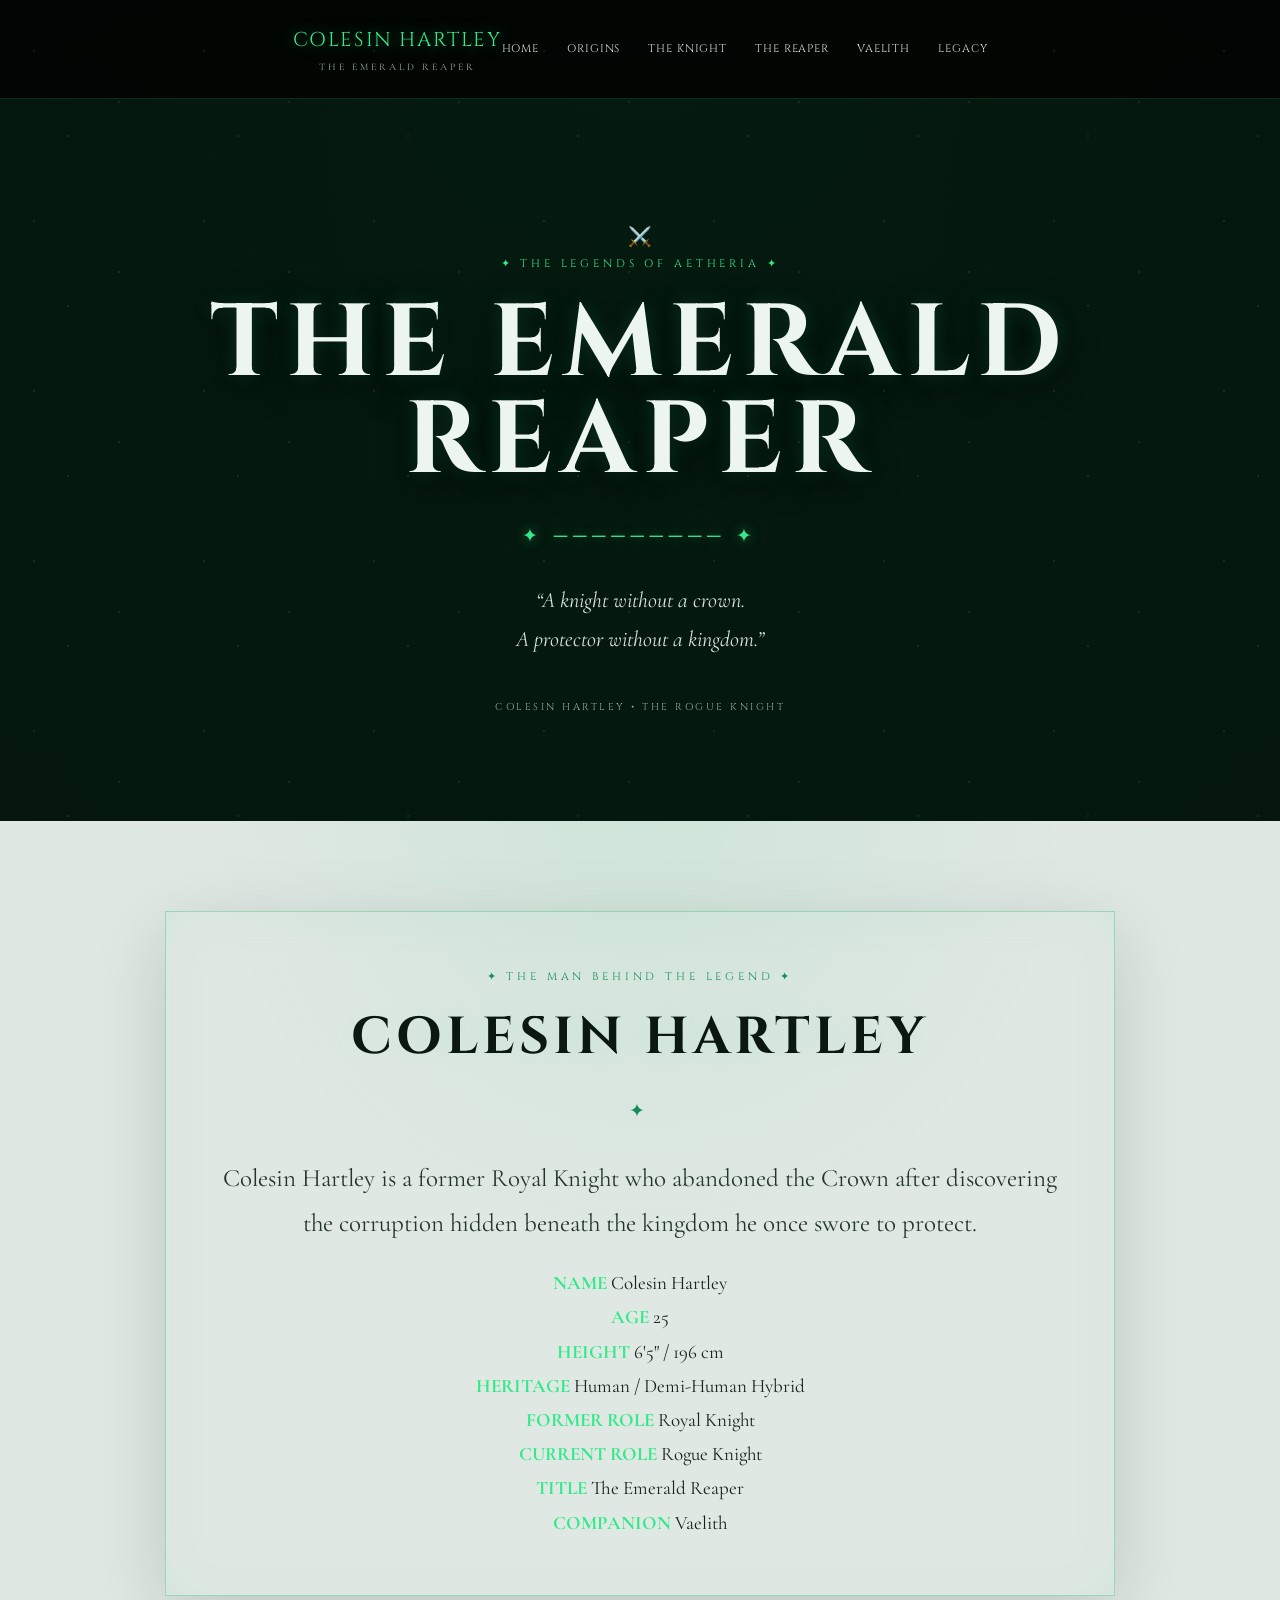
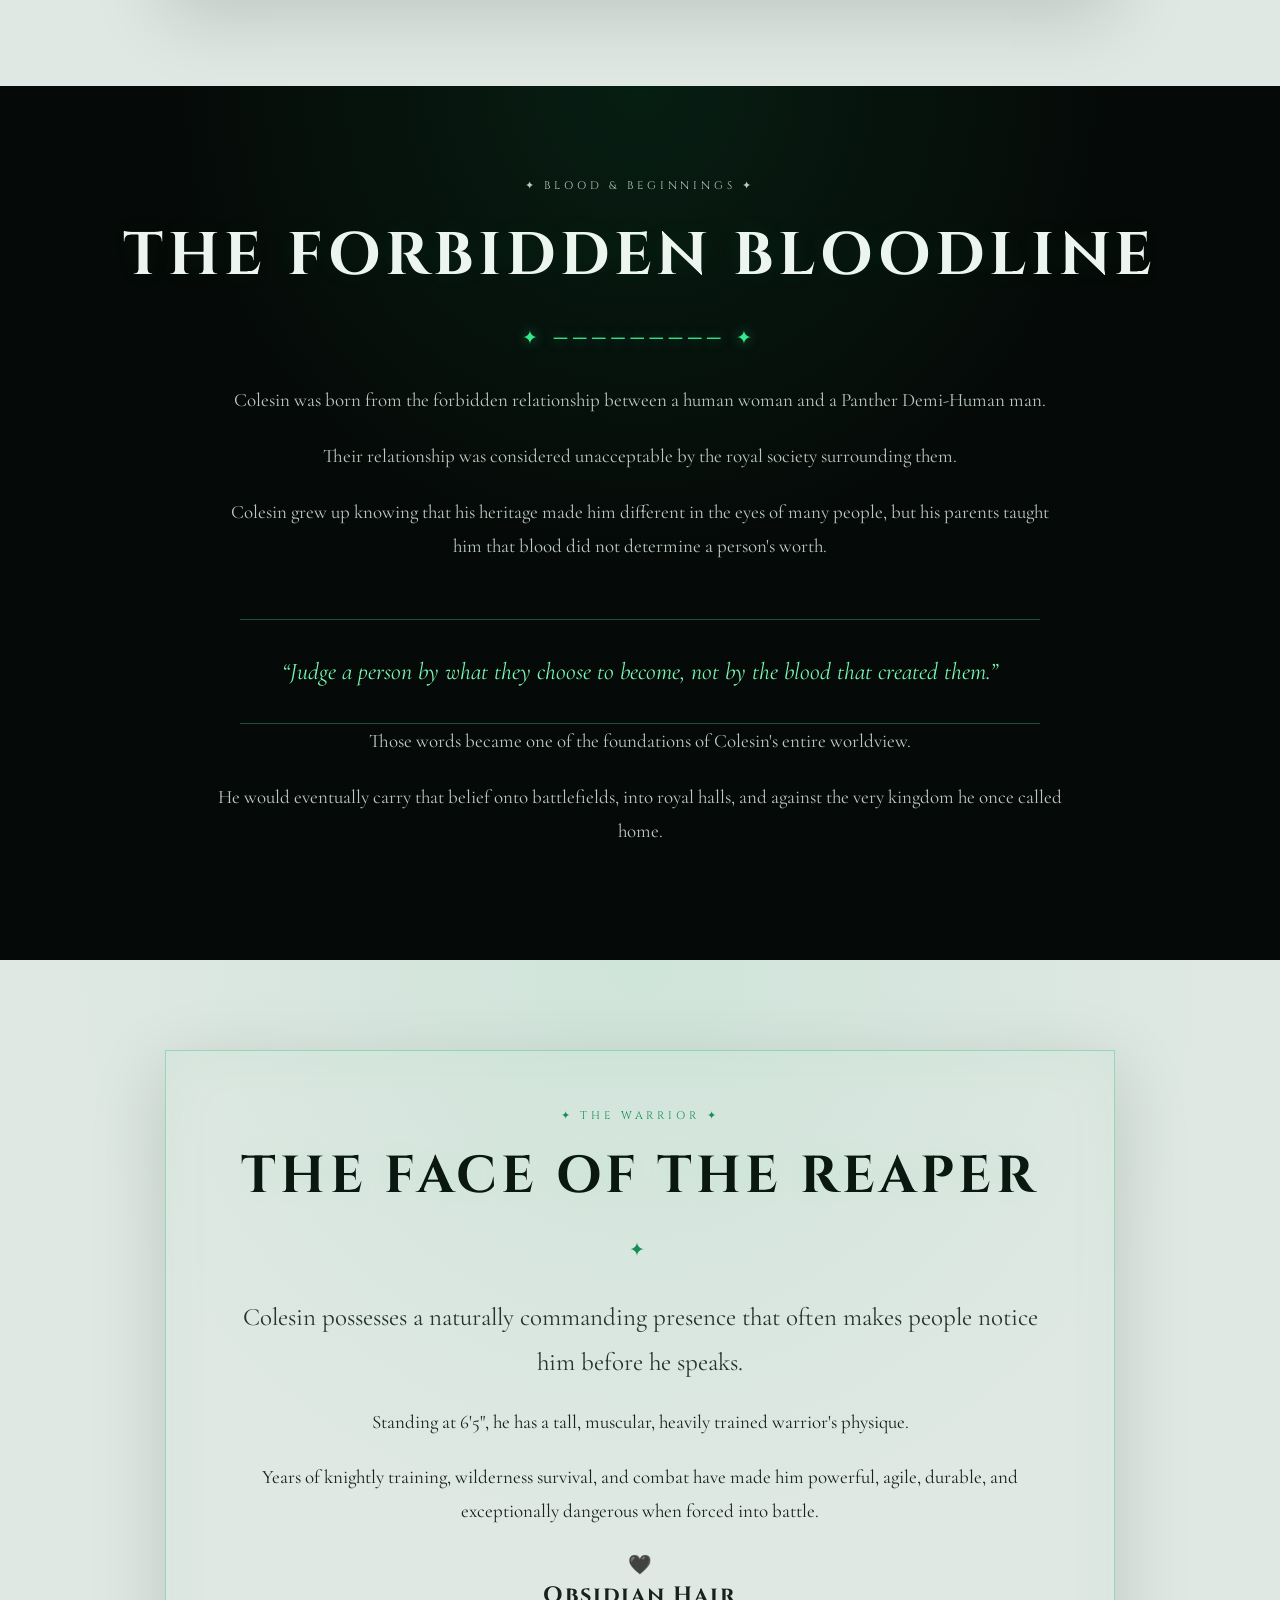
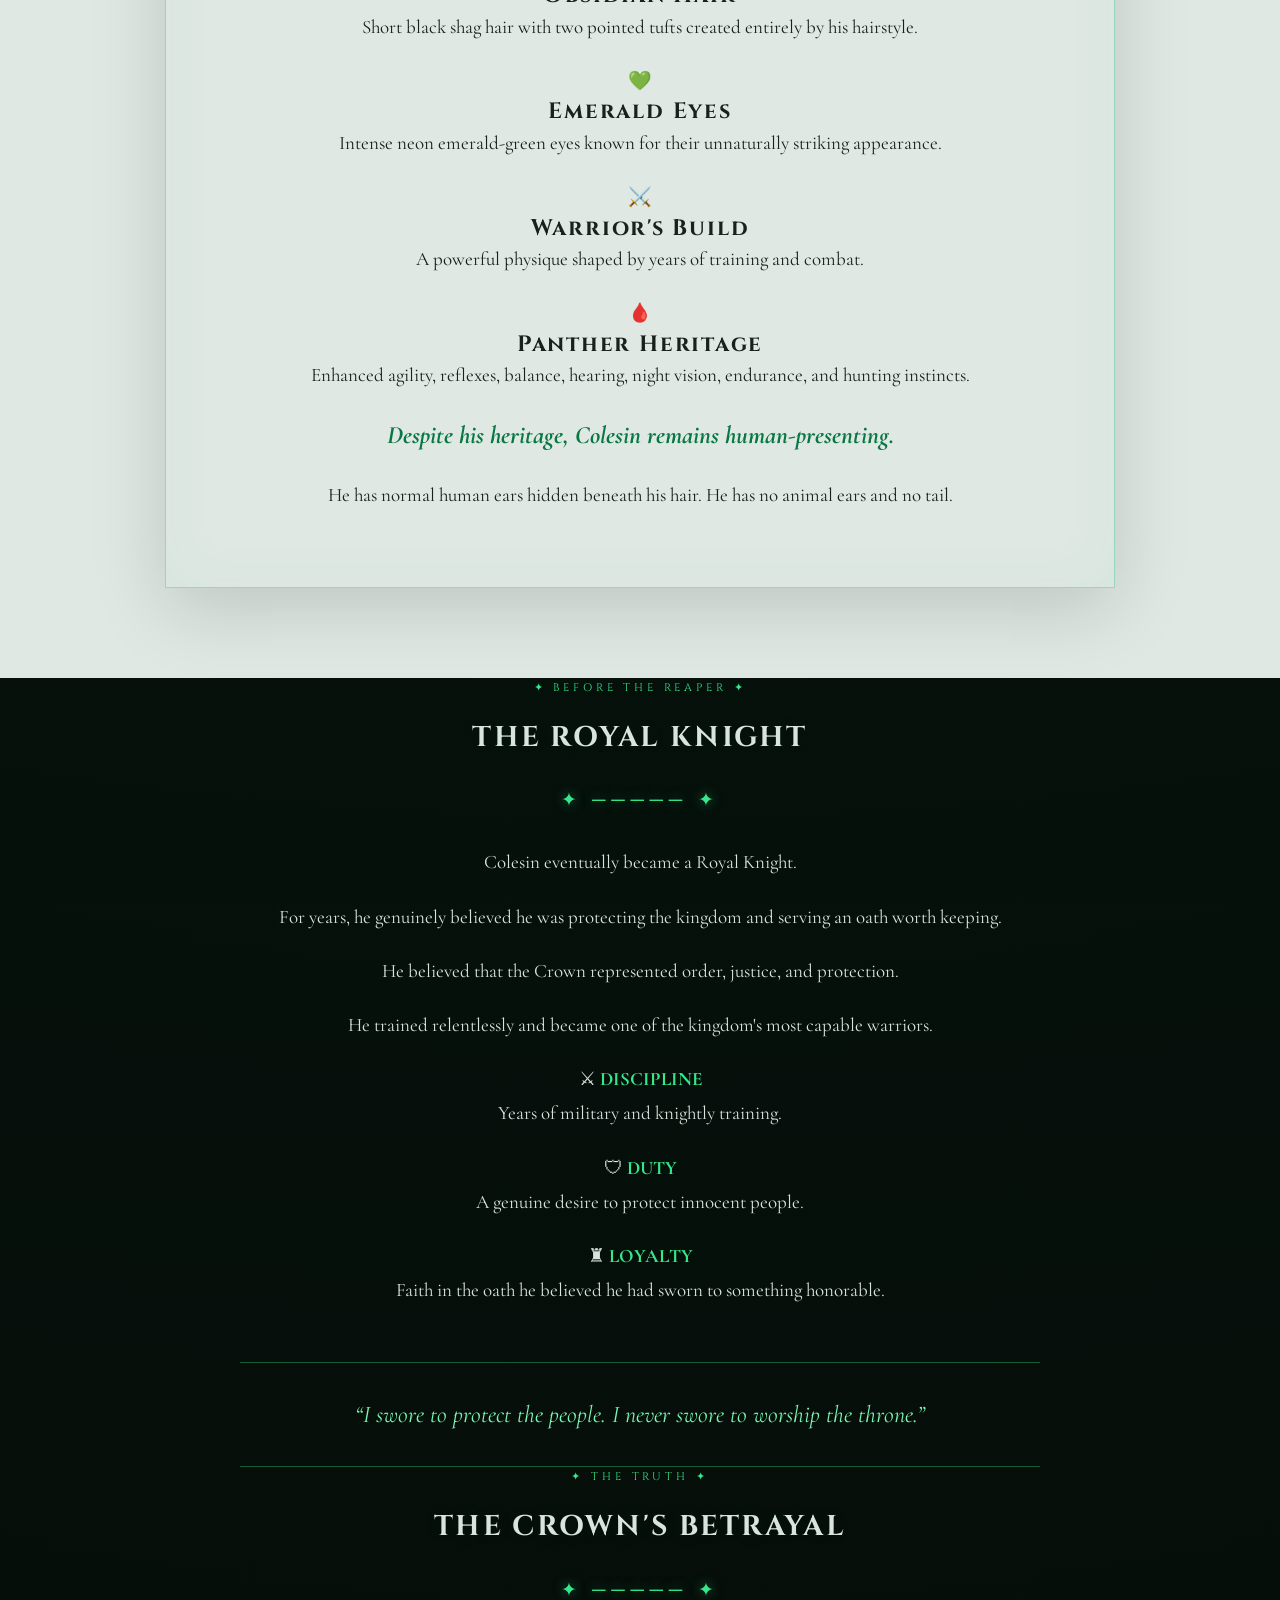
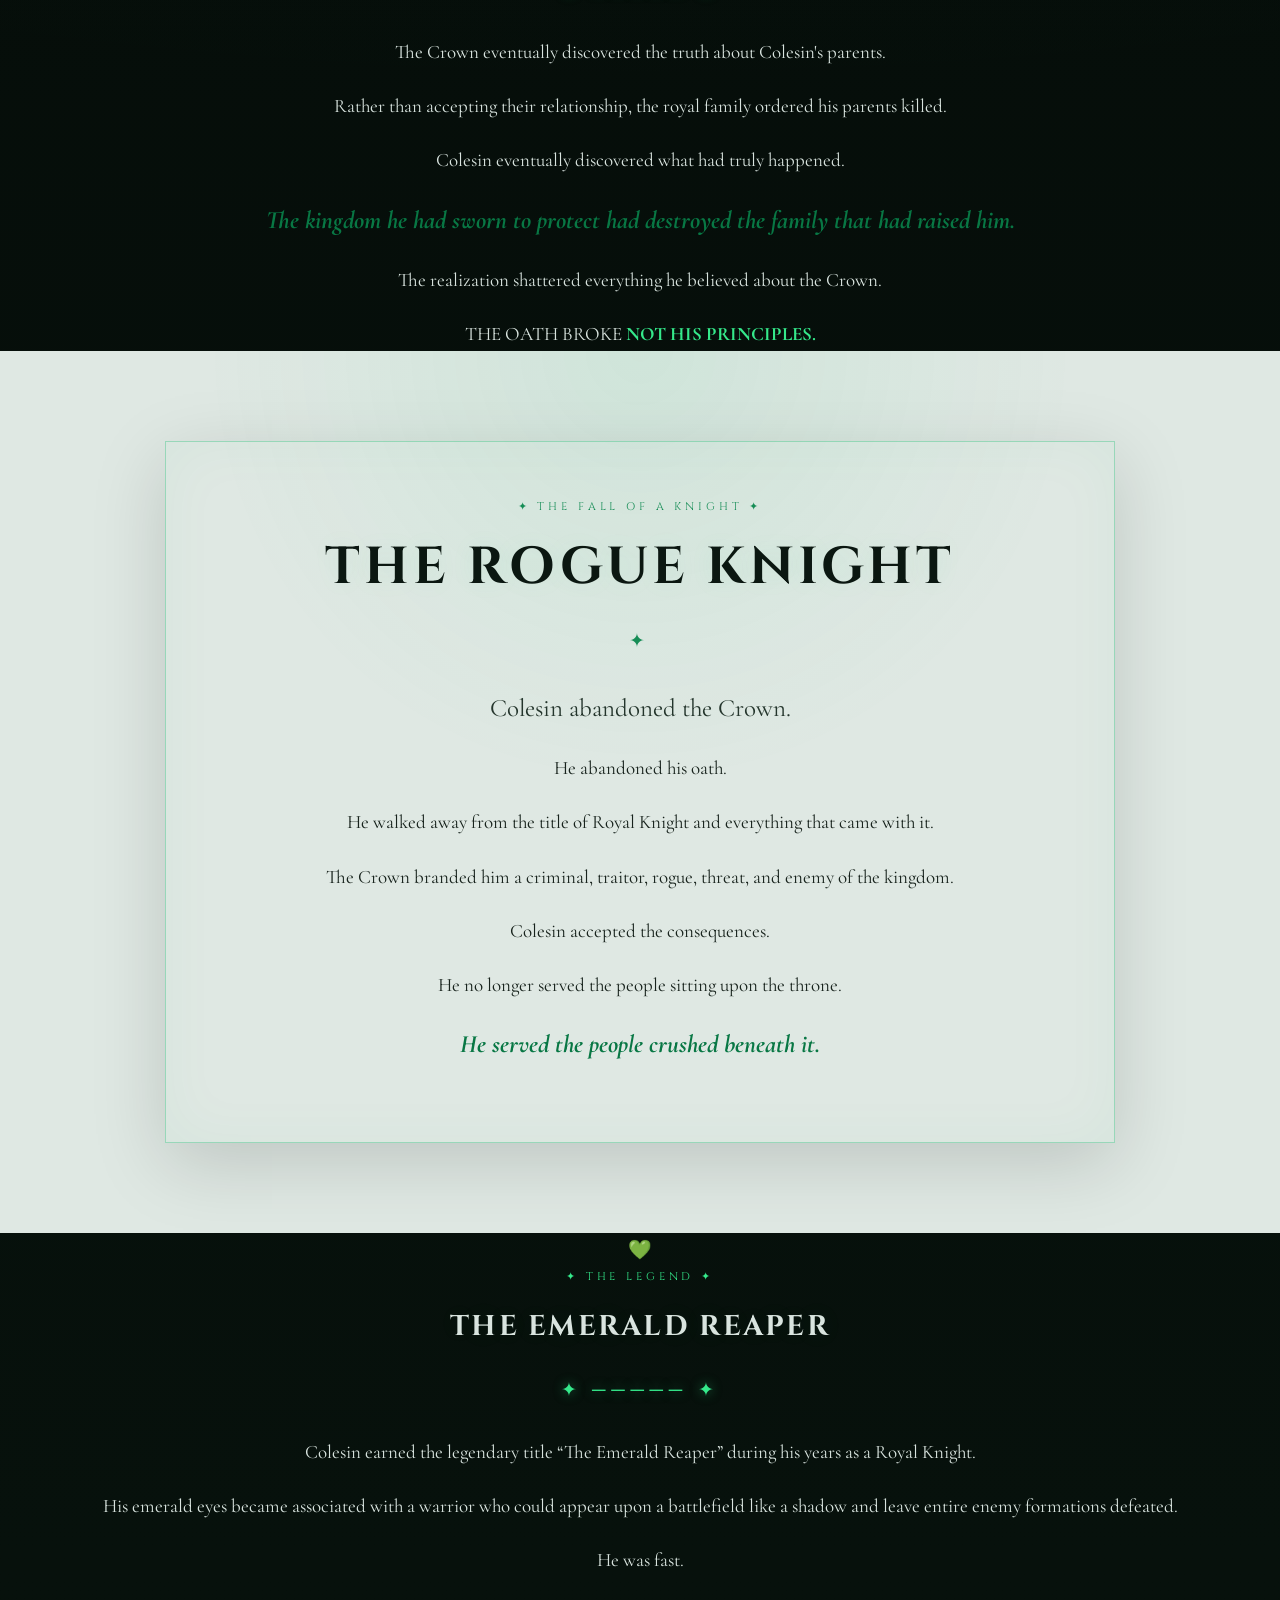
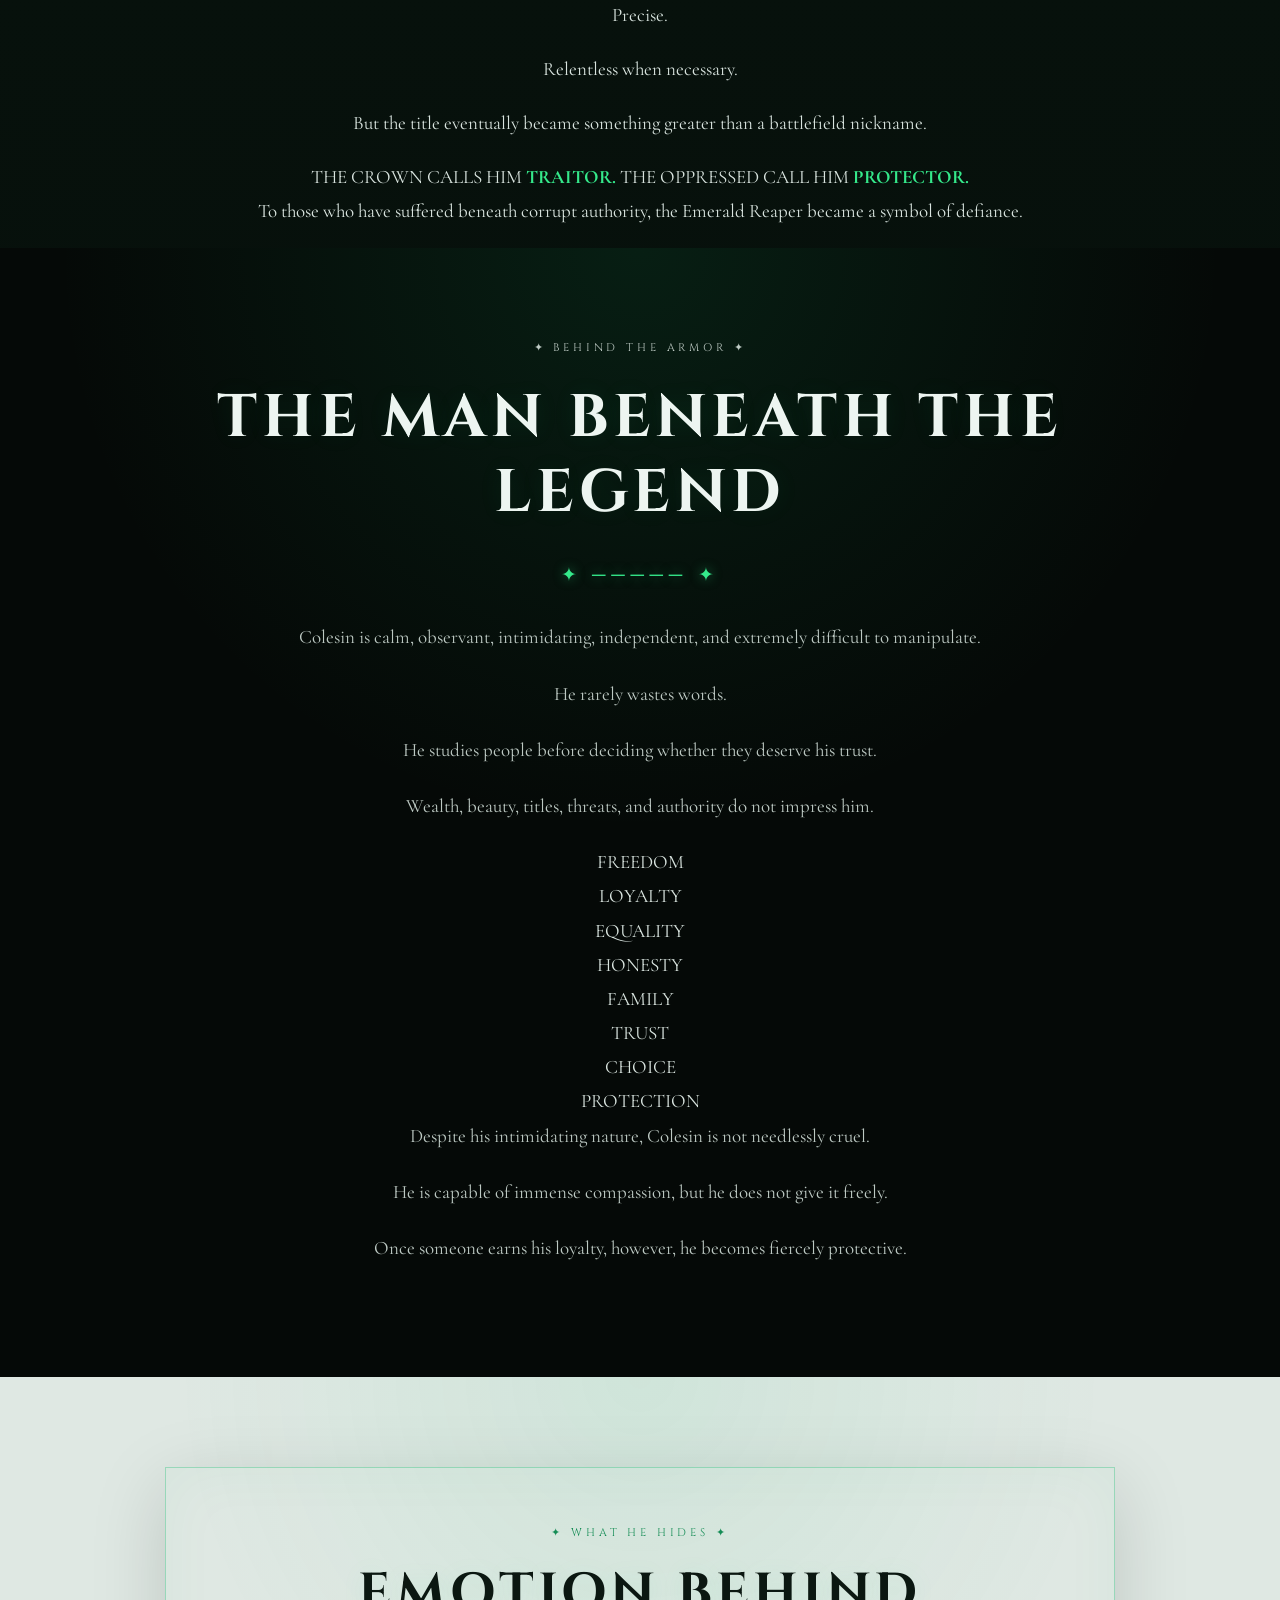
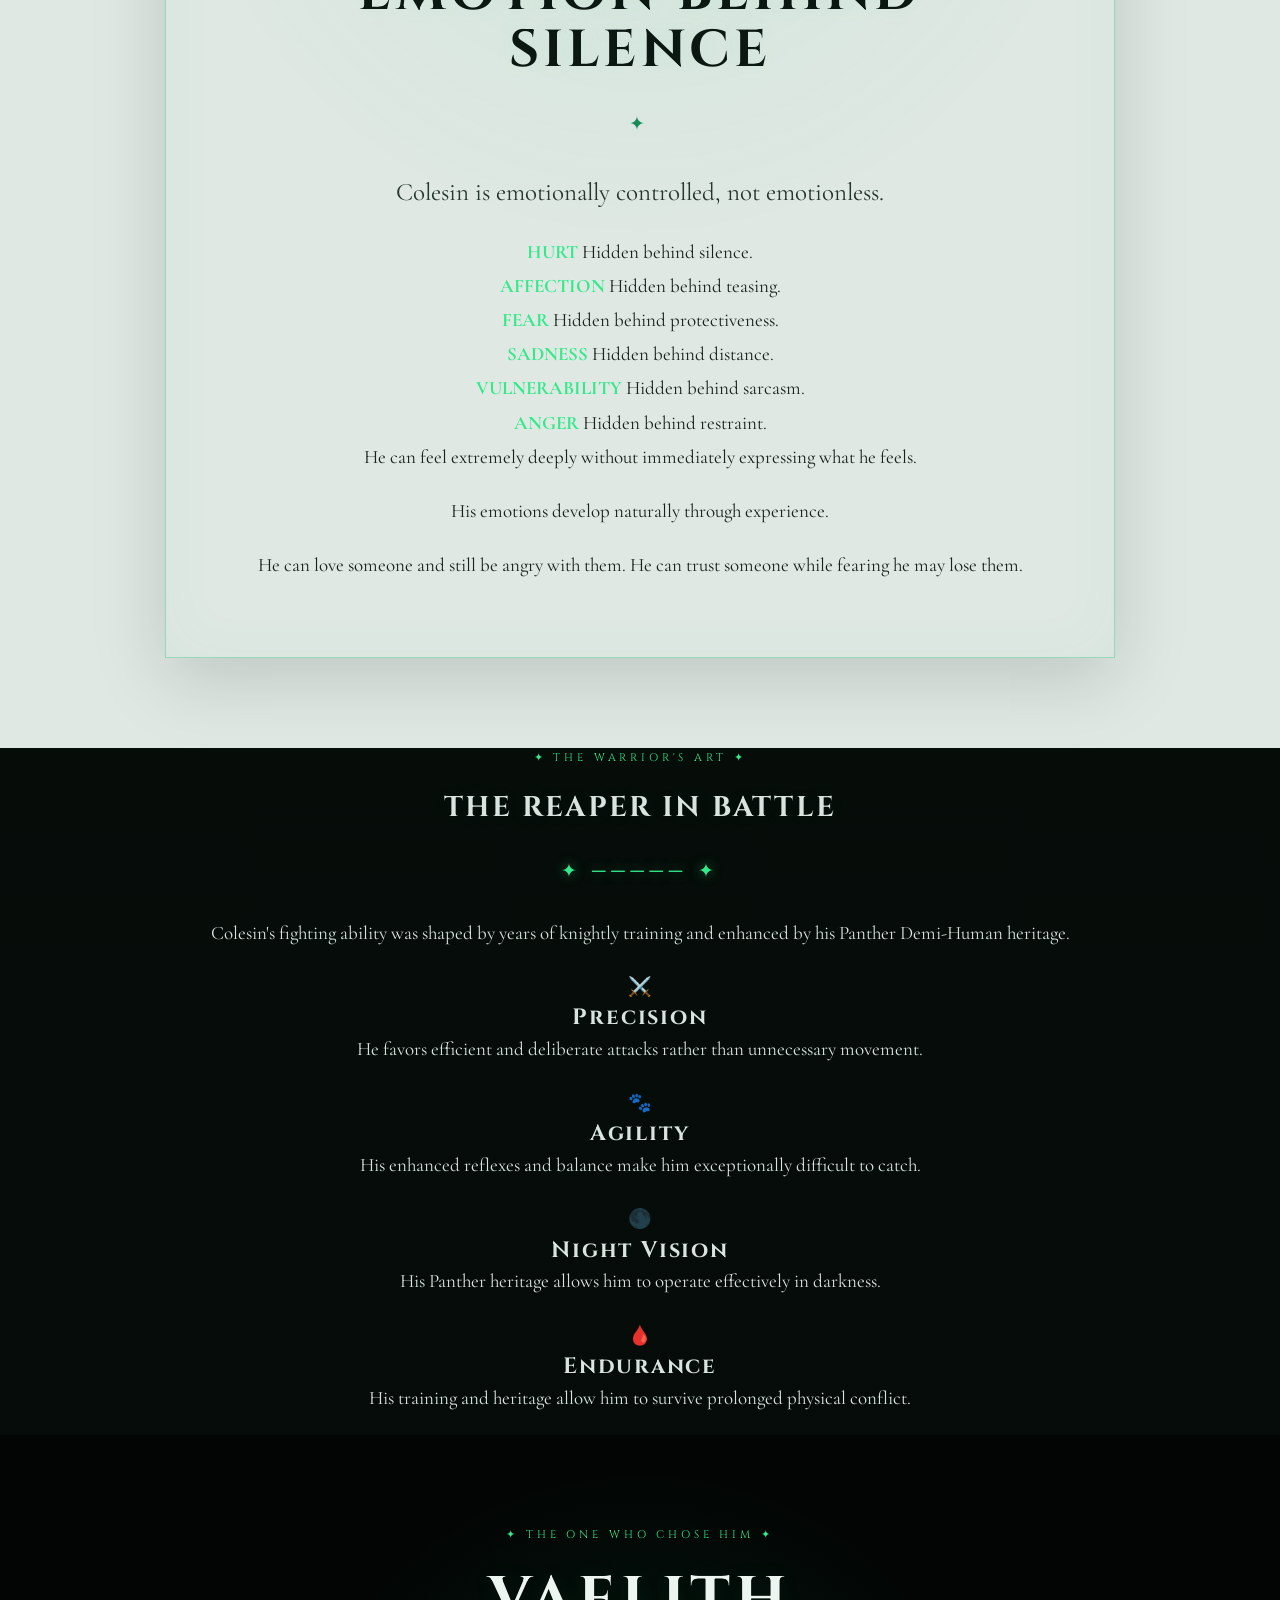
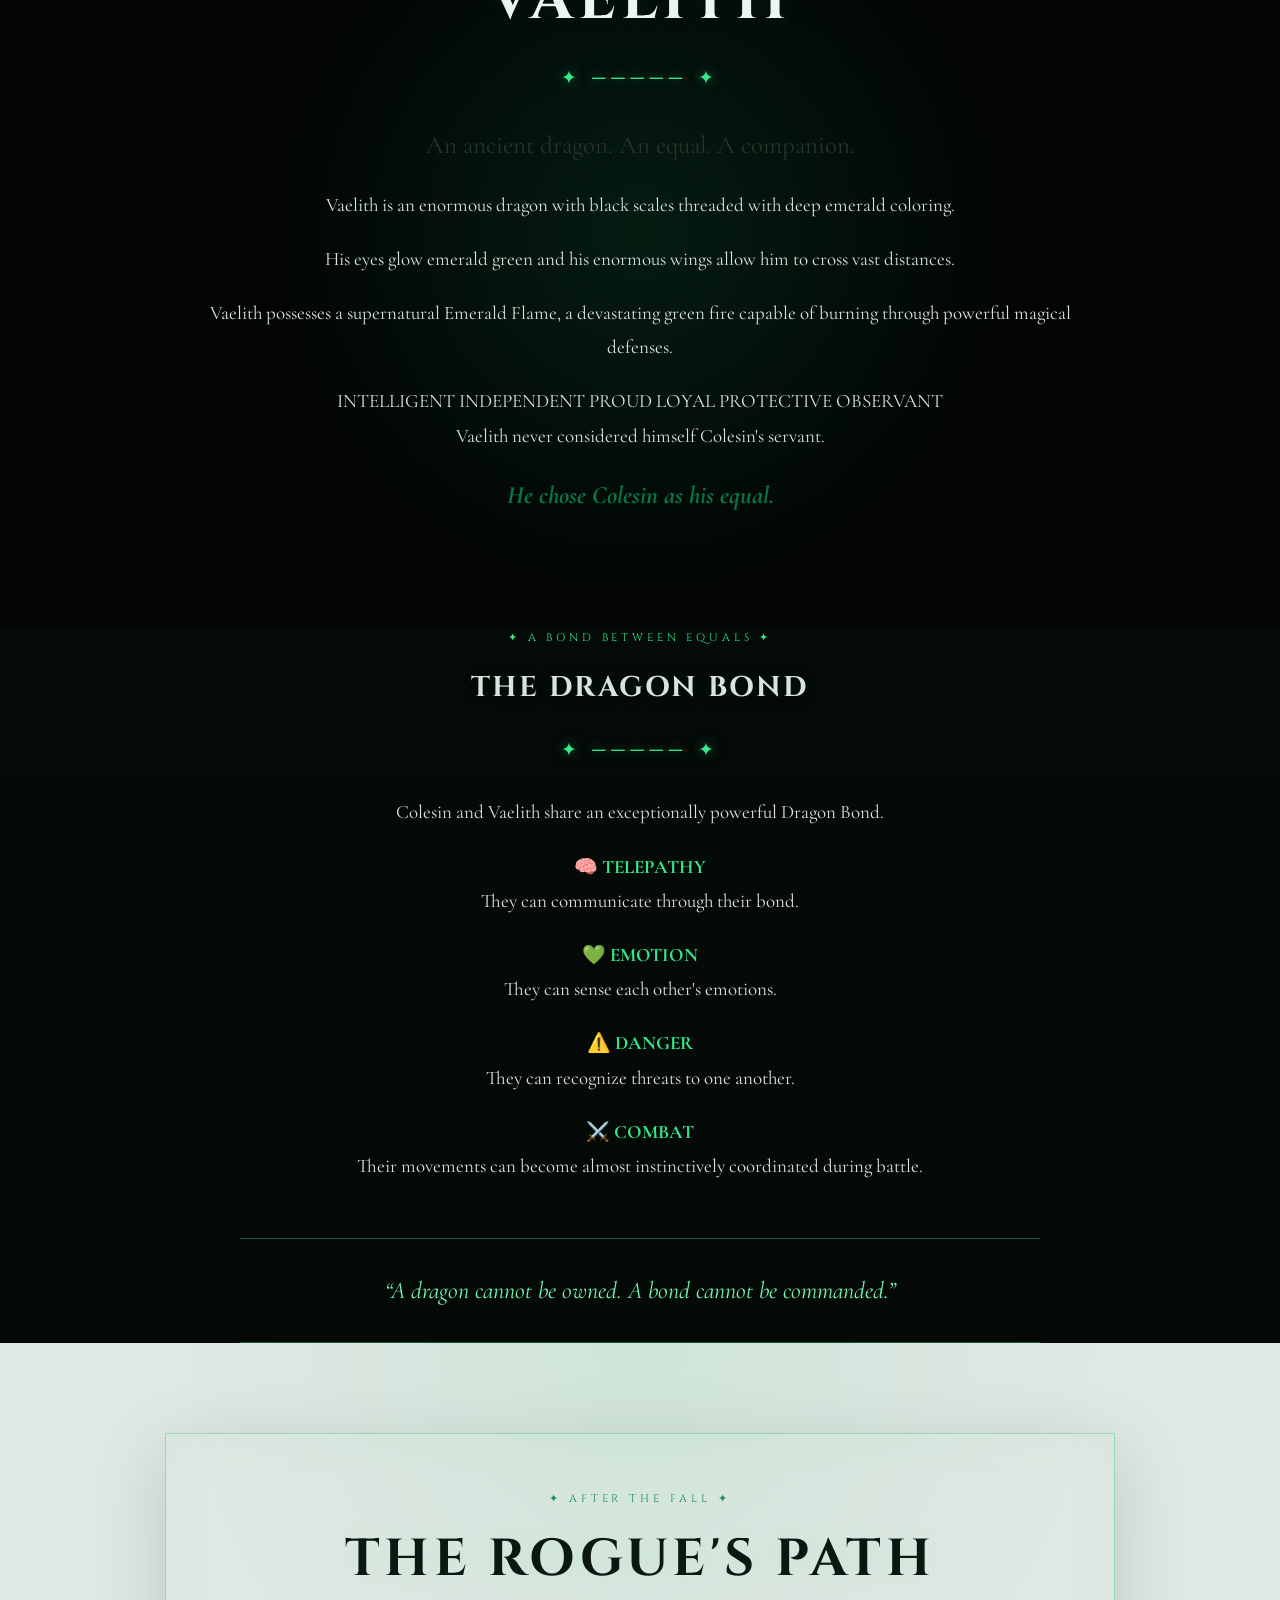
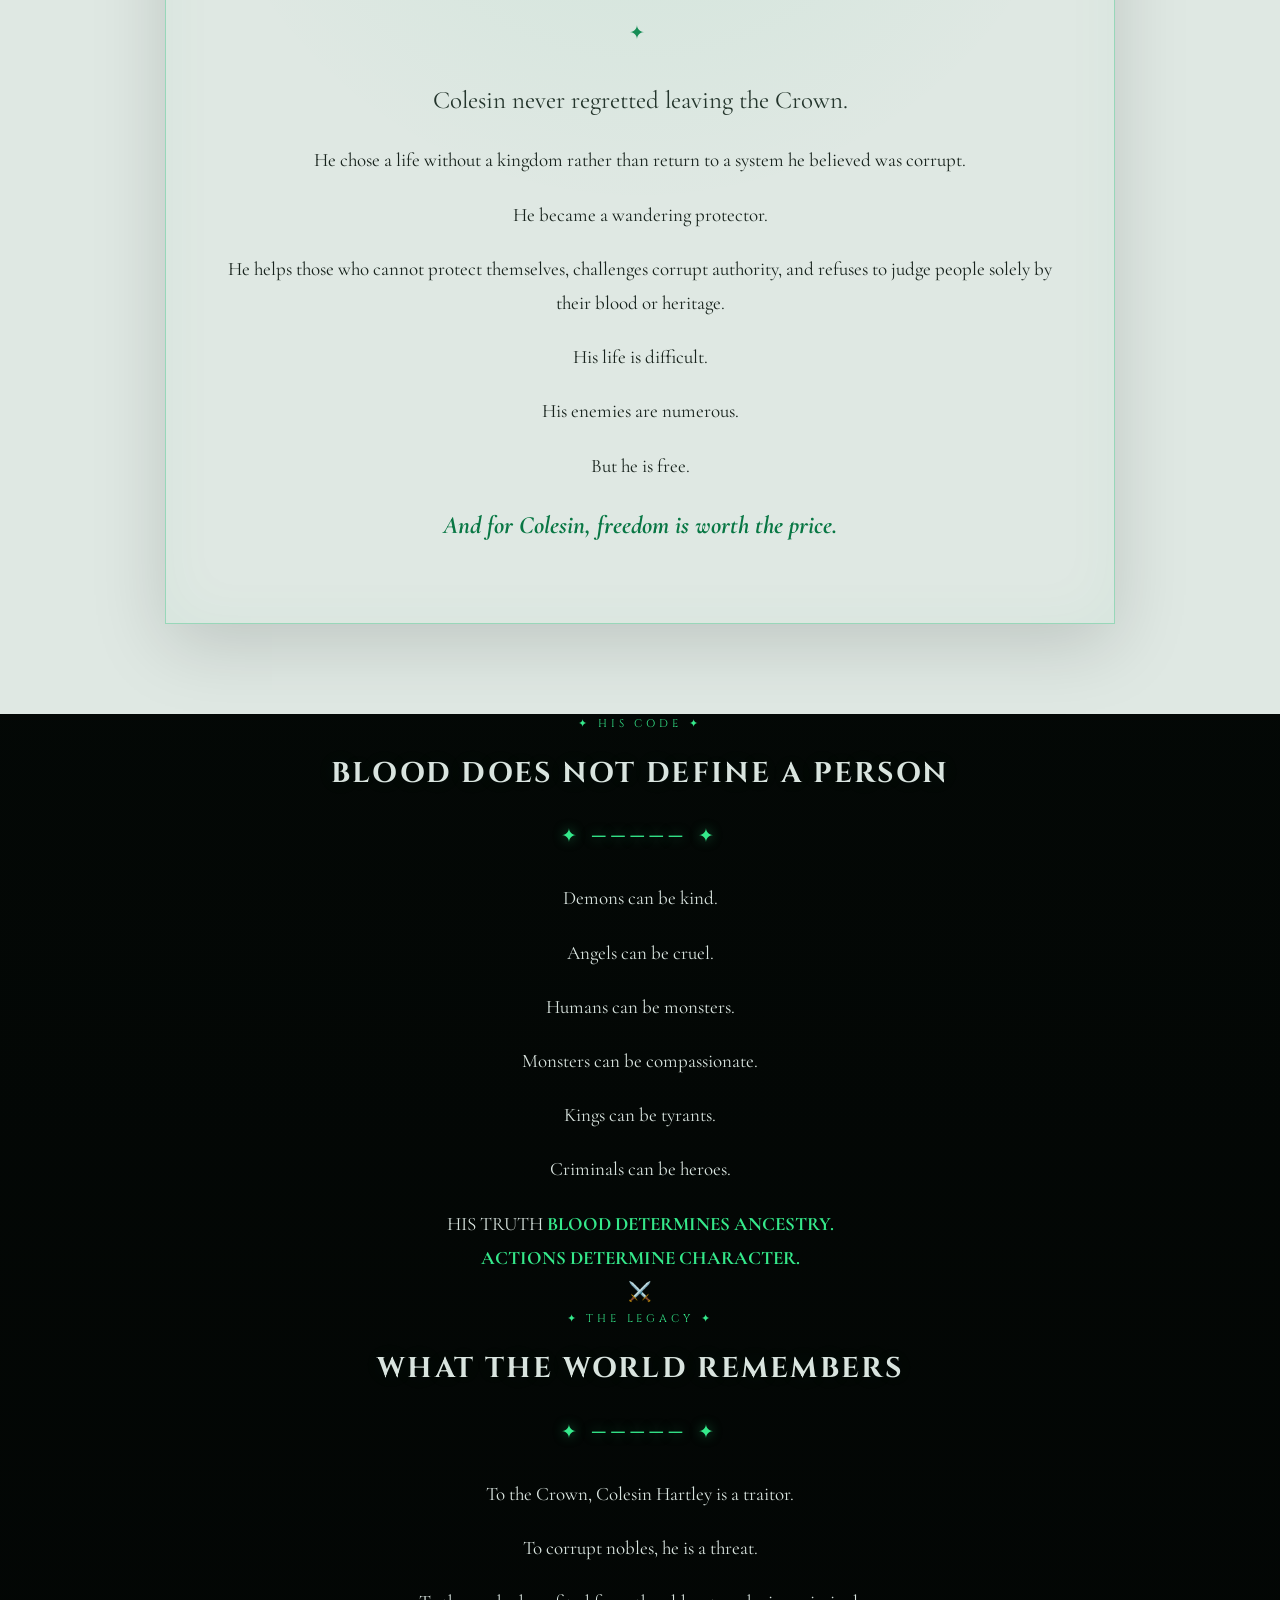
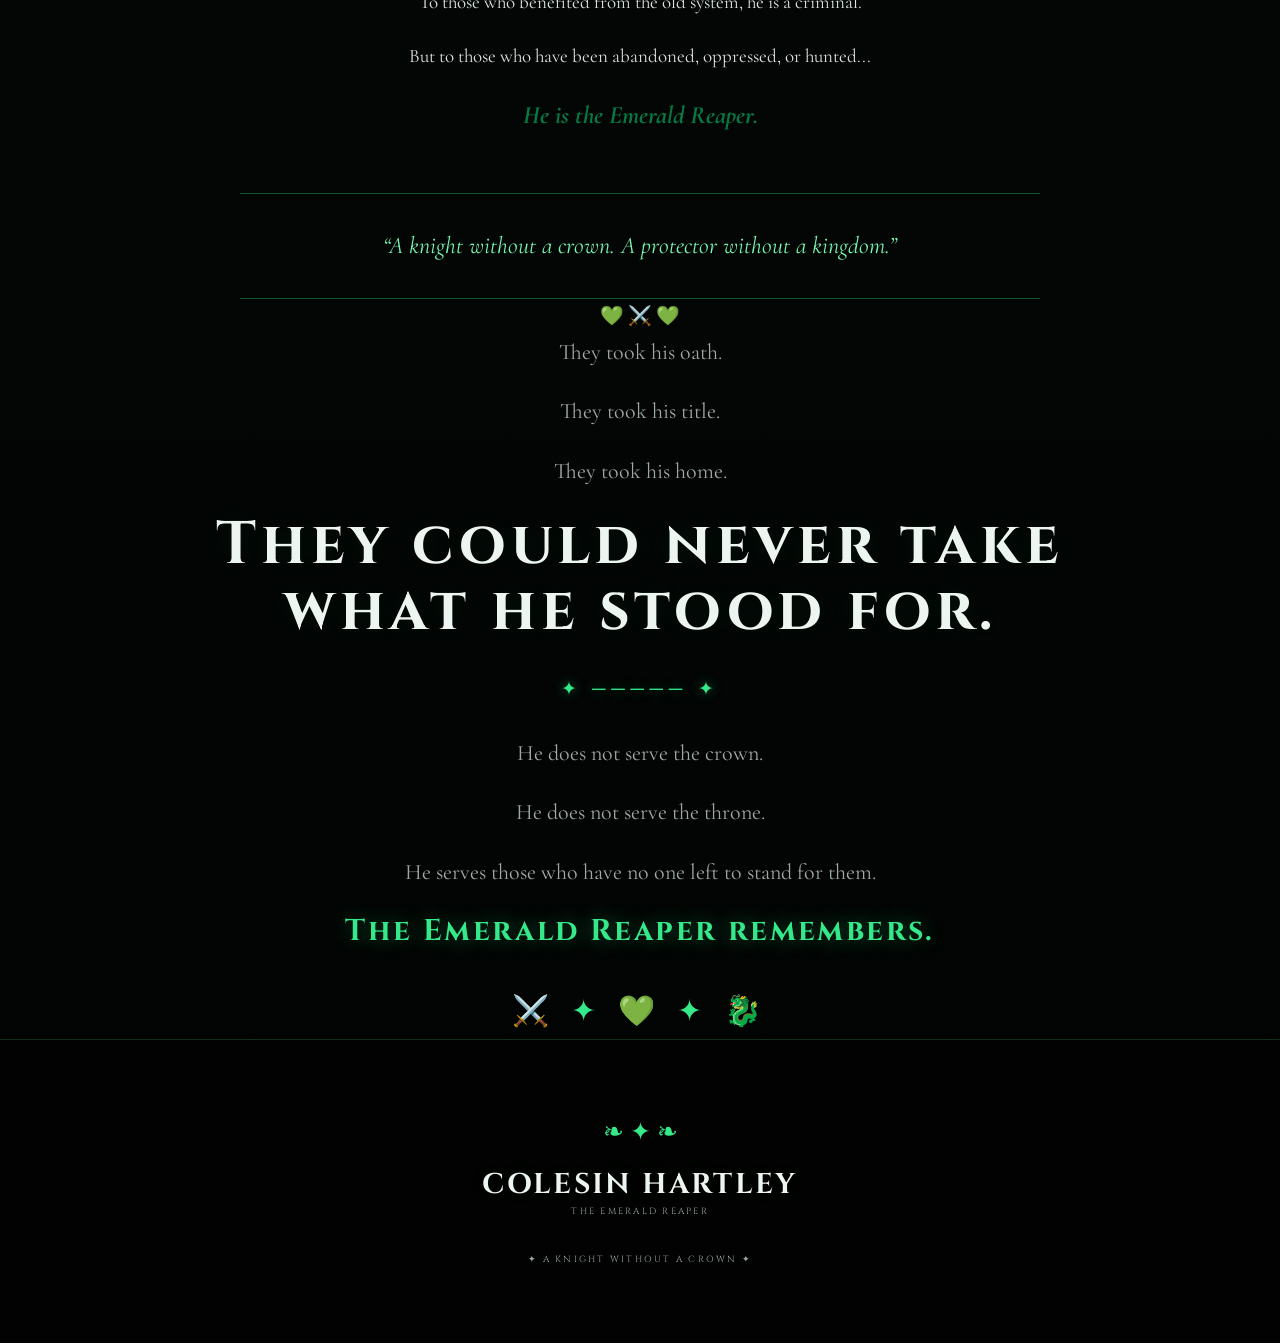
<file: emeraldreaper.html>
<!DOCTYPE html>
<html lang="en">

<head>

  <meta charset="UTF-8">

  <meta name="viewport" content="width=device-width, initial-scale=1.0">

  <title>Colesin Hartley — The Emerald Reaper</title>

  <link rel="stylesheet" href="emeraldreaper.css">

</head>
  
<body>

  <header class="site-header">

    <a href="#" class="brand">
      <span class="brand-name">COLESIN HARTLEY</span>
      <span class="brand-subtitle">THE EMERALD REAPER</span>
    </a>

    <nav class="nav">
      <a href="#">HOME</a>
      <a href="#origins">ORIGINS</a>
      <a href="#knight">THE KNIGHT</a>
      <a href="#reaper">THE REAPER</a>
      <a href="#vaelith">VAELITH</a>
      <a href="#legacy">LEGACY</a>
    </nav>

  </header>


  <main>


    <!-- HERO -->

    <section class="reaper-hero">

      <div class="hero-content">

        <div class="reaper-symbol">
          ⚔️
        </div>

        <p class="eyebrow">
          ✦ THE LEGENDS OF AETHERIA ✦
        </p>

        <h1>
          THE EMERALD<br>
          REAPER
        </h1>

        <div class="gold-rule">
          ✦ ───────── ✦
        </div>

        <p class="motto">
          “A knight without a crown.<br>
          A protector without a kingdom.”
        </p>

        <span class="location">
          COLESIN HARTLEY • THE ROGUE KNIGHT
        </span>

      </div>

      <div class="scroll-hint">
        ↓ ENTER THE STORY OF THE EMERALD REAPER ↓
      </div>

    </section>


    <!-- BASIC INFORMATION -->

    <section class="paper-section">

      <div class="section-frame">

        <p class="eyebrow dark">
          ✦ THE MAN BEHIND THE LEGEND ✦
        </p>

        <h2>
          COLESIN HARTLEY
        </h2>

        <div class="gold-rule dark-rule">
          ✦
        </div>

        <p class="lead">
          Colesin Hartley is a former Royal Knight who abandoned
          the Crown after discovering the corruption hidden
          beneath the kingdom he once swore to protect.
        </p>

        <div class="profile-grid">

          <div>
            <strong>NAME</strong>
            <span>Colesin Hartley</span>
          </div>

          <div>
            <strong>AGE</strong>
            <span>25</span>
          </div>

          <div>
            <strong>HEIGHT</strong>
            <span>6'5" / 196 cm</span>
          </div>

          <div>
            <strong>HERITAGE</strong>
            <span>Human / Demi-Human Hybrid</span>
          </div>

          <div>
            <strong>FORMER ROLE</strong>
            <span>Royal Knight</span>
          </div>

          <div>
            <strong>CURRENT ROLE</strong>
            <span>Rogue Knight</span>
          </div>

          <div>
            <strong>TITLE</strong>
            <span>The Emerald Reaper</span>
          </div>

          <div>
            <strong>COMPANION</strong>
            <span>Vaelith</span>
          </div>

        </div>

      </div>

    </section>


    <!-- ORIGINS -->

    <section class="dark-lore" id="origins">

      <div class="lore-container">

        <p class="eyebrow">
          ✦ BLOOD & BEGINNINGS ✦
        </p>

        <h2>
          THE FORBIDDEN BLOODLINE
        </h2>

        <div class="gold-rule">
          ✦ ───────── ✦
        </div>

        <p>
          Colesin was born from the forbidden relationship
          between a human woman and a Panther Demi-Human man.
        </p>

        <p>
          Their relationship was considered unacceptable
          by the royal society surrounding them.
        </p>

        <p>
          Colesin grew up knowing that his heritage made him
          different in the eyes of many people, but his parents
          taught him that blood did not determine a person's worth.
        </p>

        <blockquote>
          “Judge a person by what they choose to become,
          not by the blood that created them.”
        </blockquote>

        <p>
          Those words became one of the foundations of
          Colesin's entire worldview.
        </p>

        <p>
          He would eventually carry that belief onto battlefields,
          into royal halls, and against the very kingdom he
          once called home.
        </p>

      </div>

    </section>


    <!-- APPEARANCE -->

    <section class="paper-section">

      <div class="section-frame">

        <p class="eyebrow dark">
          ✦ THE WARRIOR ✦
        </p>

        <h2>
          THE FACE OF THE REAPER
        </h2>

        <div class="gold-rule dark-rule">
          ✦
        </div>

        <p class="lead">
          Colesin possesses a naturally commanding presence
          that often makes people notice him before he speaks.
        </p>

        <p>
          Standing at 6'5", he has a tall, muscular,
          heavily trained warrior's physique.
        </p>

        <p>
          Years of knightly training, wilderness survival,
          and combat have made him powerful, agile,
          durable, and exceptionally dangerous when forced
          into battle.
        </p>

        <div class="appearance-grid">

          <div>
            <span>🖤</span>
            <h3>Obsidian Hair</h3>
            <p>
              Short black shag hair with two pointed tufts
              created entirely by his hairstyle.
            </p>
          </div>

          <div>
            <span>💚</span>
            <h3>Emerald Eyes</h3>
            <p>
              Intense neon emerald-green eyes known for
              their unnaturally striking appearance.
            </p>
          </div>

          <div>
            <span>⚔️</span>
            <h3>Warrior's Build</h3>
            <p>
              A powerful physique shaped by years of
              training and combat.
            </p>
          </div>

          <div>
            <span>🩸</span>
            <h3>Panther Heritage</h3>
            <p>
              Enhanced agility, reflexes, balance, hearing,
              night vision, endurance, and hunting instincts.
            </p>
          </div>

        </div>

        <p class="emphasis">
          Despite his heritage, Colesin remains human-presenting.
        </p>

        <p>
          He has normal human ears hidden beneath his hair.
          He has no animal ears and no tail.
        </p>

      </div>

    </section>


    <!-- ROYAL KNIGHT -->

    <section class="knight-section" id="knight">

      <div class="knight-content">

        <p class="eyebrow">
          ✦ BEFORE THE REAPER ✦
        </p>

        <h2>
          THE ROYAL KNIGHT
        </h2>

        <div class="gold-rule">
          ✦ ───── ✦
        </div>

        <p>
          Colesin eventually became a Royal Knight.
        </p>

        <p>
          For years, he genuinely believed he was protecting
          the kingdom and serving an oath worth keeping.
        </p>

        <p>
          He believed that the Crown represented order,
          justice, and protection.
        </p>

        <p>
          He trained relentlessly and became one of the
          kingdom's most capable warriors.
        </p>

        <div class="knight-facts">

          <div>
            <span>⚔</span>
            <strong>DISCIPLINE</strong>
            <p>
              Years of military and knightly training.
            </p>
          </div>

          <div>
            <span>🛡</span>
            <strong>DUTY</strong>
            <p>
              A genuine desire to protect innocent people.
            </p>
          </div>

          <div>
            <span>♜</span>
            <strong>LOYALTY</strong>
            <p>
              Faith in the oath he believed he had sworn
              to something honorable.
            </p>
          </div>

        </div>

        <blockquote>
          “I swore to protect the people.
          I never swore to worship the throne.”
        </blockquote>

      </div>

    </section>


    <!-- BETRAYAL -->

    <section class="betrayal-section">

      <div class="betrayal-content">

        <p class="eyebrow">
          ✦ THE TRUTH ✦
        </p>

        <h2>
          THE CROWN'S BETRAYAL
        </h2>

        <div class="gold-rule">
          ✦ ───── ✦
        </div>

        <p>
          The Crown eventually discovered the truth about
          Colesin's parents.
        </p>

        <p>
          Rather than accepting their relationship,
          the royal family ordered his parents killed.
        </p>

        <p>
          Colesin eventually discovered what had truly happened.
        </p>

        <p class="emphasis">
          The kingdom he had sworn to protect had destroyed
          the family that had raised him.
        </p>

        <p>
          The realization shattered everything he believed
          about the Crown.
        </p>

        <div class="betrayal-warning">

          <span>
            THE OATH BROKE
          </span>

          <strong>
            NOT HIS PRINCIPLES.
          </strong>

        </div>

      </div>

    </section>


    <!-- ROGUE KNIGHT -->

    <section class="paper-section">

      <div class="section-frame">

        <p class="eyebrow dark">
          ✦ THE FALL OF A KNIGHT ✦
        </p>

        <h2>
          THE ROGUE KNIGHT
        </h2>

        <div class="gold-rule dark-rule">
          ✦
        </div>

        <p class="lead">
          Colesin abandoned the Crown.
        </p>

        <p>
          He abandoned his oath.
        </p>

        <p>
          He walked away from the title of Royal Knight
          and everything that came with it.
        </p>

        <p>
          The Crown branded him a criminal, traitor,
          rogue, threat, and enemy of the kingdom.
        </p>

        <p>
          Colesin accepted the consequences.
        </p>

        <p>
          He no longer served the people sitting upon
          the throne.
        </p>

        <p class="emphasis">
          He served the people crushed beneath it.
        </p>

      </div>

    </section>


    <!-- EMERALD REAPER -->

    <section class="reaper-section" id="reaper">

      <div class="reaper-content">

        <div class="reaper-mark">
          💚
        </div>

        <p class="eyebrow">
          ✦ THE LEGEND ✦
        </p>

        <h2>
          THE EMERALD REAPER
        </h2>

        <div class="gold-rule">
          ✦ ───── ✦
        </div>

        <p>
          Colesin earned the legendary title
          “The Emerald Reaper” during his years as a Royal Knight.
        </p>

        <p>
          His emerald eyes became associated with a warrior
          who could appear upon a battlefield like a shadow
          and leave entire enemy formations defeated.
        </p>

        <p>
          He was fast.
        </p>

        <p>
          Precise.
        </p>

        <p>
          Relentless when necessary.
        </p>

        <p>
          But the title eventually became something greater
          than a battlefield nickname.
        </p>

        <div class="legend-box">

          <span>
            THE CROWN CALLS HIM
          </span>

          <strong>
            TRAITOR.
          </strong>

          <span>
            THE OPPRESSED CALL HIM
          </span>

          <strong>
            PROTECTOR.
          </strong>

        </div>

        <p>
          To those who have suffered beneath corrupt authority,
          the Emerald Reaper became a symbol of defiance.
        </p>

      </div>

    </section>


    <!-- PERSONALITY -->

    <section class="dark-lore">

      <div class="lore-container">

        <p class="eyebrow">
          ✦ BEHIND THE ARMOR ✦
        </p>

        <h2>
          THE MAN BENEATH THE LEGEND
        </h2>

        <div class="gold-rule">
          ✦ ───── ✦
        </div>

        <p>
          Colesin is calm, observant, intimidating,
          independent, and extremely difficult to manipulate.
        </p>

        <p>
          He rarely wastes words.
        </p>

        <p>
          He studies people before deciding whether
          they deserve his trust.
        </p>

        <p>
          Wealth, beauty, titles, threats, and authority
          do not impress him.
        </p>

        <div class="trait-grid">

          <div>FREEDOM</div>
          <div>LOYALTY</div>
          <div>EQUALITY</div>
          <div>HONESTY</div>
          <div>FAMILY</div>
          <div>TRUST</div>
          <div>CHOICE</div>
          <div>PROTECTION</div>

        </div>

        <p>
          Despite his intimidating nature, Colesin is not
          needlessly cruel.
        </p>

        <p>
          He is capable of immense compassion, but he does
          not give it freely.
        </p>

        <p>
          Once someone earns his loyalty, however,
          he becomes fiercely protective.
        </p>

      </div>

    </section>


    <!-- EMOTIONAL SIDE -->

    <section class="paper-section">

      <div class="section-frame">

        <p class="eyebrow dark">
          ✦ WHAT HE HIDES ✦
        </p>

        <h2>
          EMOTION BEHIND SILENCE
        </h2>

        <div class="gold-rule dark-rule">
          ✦
        </div>

        <p class="lead">
          Colesin is emotionally controlled, not emotionless.
        </p>

        <div class="emotion-grid">

          <div>
            <strong>HURT</strong>
            <span>Hidden behind silence.</span>
          </div>

          <div>
            <strong>AFFECTION</strong>
            <span>Hidden behind teasing.</span>
          </div>

          <div>
            <strong>FEAR</strong>
            <span>Hidden behind protectiveness.</span>
          </div>

          <div>
            <strong>SADNESS</strong>
            <span>Hidden behind distance.</span>
          </div>

          <div>
            <strong>VULNERABILITY</strong>
            <span>Hidden behind sarcasm.</span>
          </div>

          <div>
            <strong>ANGER</strong>
            <span>Hidden behind restraint.</span>
          </div>

        </div>

        <p>
          He can feel extremely deeply without immediately
          expressing what he feels.
        </p>

        <p>
          His emotions develop naturally through experience.
        </p>

        <p>
          He can love someone and still be angry with them.
          He can trust someone while fearing he may lose them.
        </p>

      </div>

    </section>


    <!-- COMBAT -->

    <section class="combat-section">

      <div class="combat-content">

        <p class="eyebrow">
          ✦ THE WARRIOR'S ART ✦
        </p>

        <h2>
          THE REAPER IN BATTLE
        </h2>

        <div class="gold-rule">
          ✦ ───── ✦
        </div>

        <p>
          Colesin's fighting ability was shaped by years
          of knightly training and enhanced by his Panther
          Demi-Human heritage.
        </p>

        <div class="combat-grid">

          <div>
            <span>⚔️</span>
            <h3>Precision</h3>
            <p>
              He favors efficient and deliberate attacks
              rather than unnecessary movement.
            </p>
          </div>

          <div>
            <span>🐾</span>
            <h3>Agility</h3>
            <p>
              His enhanced reflexes and balance make
              him exceptionally difficult to catch.
            </p>
          </div>

          <div>
            <span>🌑</span>
            <h3>Night Vision</h3>
            <p>
              His Panther heritage allows him to operate
              effectively in darkness.
            </p>
          </div>

          <div>
            <span>🩸</span>
            <h3>Endurance</h3>
            <p>
              His training and heritage allow him to
              survive prolonged physical conflict.
            </p>
          </div>

        </div>

      </div>

    </section>


    <!-- VAELITH -->

    <section class="dragon-section" id="vaelith">

      <div class="dragon-content">

        <p class="eyebrow">
          ✦ THE ONE WHO CHOSE HIM ✦
        </p>

        <h2>
          VAELITH
        </h2>

        <div class="gold-rule">
          ✦ ───── ✦
        </div>

        <p class="lead">
          An ancient dragon.
          An equal.
          A companion.
        </p>

        <p>
          Vaelith is an enormous dragon with black scales
          threaded with deep emerald coloring.
        </p>

        <p>
          His eyes glow emerald green and his enormous wings
          allow him to cross vast distances.
        </p>

        <p>
          Vaelith possesses a supernatural Emerald Flame,
          a devastating green fire capable of burning through
          powerful magical defenses.
        </p>

        <div class="dragon-traits">

          <span>INTELLIGENT</span>
          <span>INDEPENDENT</span>
          <span>PROUD</span>
          <span>LOYAL</span>
          <span>PROTECTIVE</span>
          <span>OBSERVANT</span>

        </div>

        <p>
          Vaelith never considered himself Colesin's servant.
        </p>

        <p class="emphasis">
          He chose Colesin as his equal.
        </p>

      </div>

    </section>


    <!-- DRAGON BOND -->

    <section class="bond-section">

      <div class="bond-content">

        <p class="eyebrow">
          ✦ A BOND BETWEEN EQUALS ✦
        </p>

        <h2>
          THE DRAGON BOND
        </h2>

        <div class="gold-rule">
          ✦ ───── ✦
        </div>

        <p>
          Colesin and Vaelith share an exceptionally powerful
          Dragon Bond.
        </p>

        <div class="bond-grid">

          <div>
            <span>🧠</span>
            <strong>TELEPATHY</strong>
            <p>
              They can communicate through their bond.
            </p>
          </div>

          <div>
            <span>💚</span>
            <strong>EMOTION</strong>
            <p>
              They can sense each other's emotions.
            </p>
          </div>

          <div>
            <span>⚠️</span>
            <strong>DANGER</strong>
            <p>
              They can recognize threats to one another.
            </p>
          </div>

          <div>
            <span>⚔️</span>
            <strong>COMBAT</strong>
            <p>
              Their movements can become almost instinctively
              coordinated during battle.
            </p>
          </div>

        </div>

        <blockquote>
          “A dragon cannot be owned.
          A bond cannot be commanded.”
        </blockquote>

      </div>

    </section>


    <!-- LIFE AFTER THE CROWN -->

    <section class="paper-section">

      <div class="section-frame">

        <p class="eyebrow dark">
          ✦ AFTER THE FALL ✦
        </p>

        <h2>
          THE ROGUE'S PATH
        </h2>

        <div class="gold-rule dark-rule">
          ✦
        </div>

        <p class="lead">
          Colesin never regretted leaving the Crown.
        </p>

        <p>
          He chose a life without a kingdom rather than
          return to a system he believed was corrupt.
        </p>

        <p>
          He became a wandering protector.
        </p>

        <p>
          He helps those who cannot protect themselves,
          challenges corrupt authority, and refuses to
          judge people solely by their blood or heritage.
        </p>

        <p>
          His life is difficult.
        </p>

        <p>
          His enemies are numerous.
        </p>

        <p>
          But he is free.
        </p>

        <p class="emphasis">
          And for Colesin, freedom is worth the price.
        </p>

      </div>

    </section>


    <!-- BELIEFS -->

    <section class="belief-section">

      <div class="belief-content">

        <p class="eyebrow">
          ✦ HIS CODE ✦
        </p>

        <h2>
          BLOOD DOES NOT DEFINE A PERSON
        </h2>

        <div class="gold-rule">
          ✦ ───── ✦
        </div>

        <div class="belief-list">

          <p>
            Demons can be kind.
          </p>

          <p>
            Angels can be cruel.
          </p>

          <p>
            Humans can be monsters.
          </p>

          <p>
            Monsters can be compassionate.
          </p>

          <p>
            Kings can be tyrants.
          </p>

          <p>
            Criminals can be heroes.
          </p>

        </div>

        <div class="final-belief">

          <span>
            HIS TRUTH
          </span>

          <strong>
            BLOOD DETERMINES ANCESTRY.
            <br>
            ACTIONS DETERMINE CHARACTER.
          </strong>

        </div>

      </div>

    </section>


    <!-- REPUTATION -->

    <section class="reputation-section" id="legacy">

      <div class="reputation-content">

        <div class="reputation-mark">
          ⚔️
        </div>

        <p class="eyebrow">
          ✦ THE LEGACY ✦
        </p>

        <h2>
          WHAT THE WORLD REMEMBERS
        </h2>

        <div class="gold-rule">
          ✦ ───── ✦
        </div>

        <p>
          To the Crown, Colesin Hartley is a traitor.
        </p>

        <p>
          To corrupt nobles, he is a threat.
        </p>

        <p>
          To those who benefited from the old system,
          he is a criminal.
        </p>

        <p>
          But to those who have been abandoned,
          oppressed, or hunted...
        </p>

        <p class="emphasis">
          He is the Emerald Reaper.
        </p>

        <blockquote>
          “A knight without a crown.
          A protector without a kingdom.”
        </blockquote>

      </div>

    </section>


    <!-- ENDING -->

    <section class="reaper-ending">

      <div class="ending-content">

        <div class="final-reaper">
          💚 ⚔️ 💚
        </div>

        <p>
          They took his oath.
        </p>

        <p>
          They took his title.
        </p>

        <p>
          They took his home.
        </p>

        <h2>
          They could never take<br>
          what he stood for.
        </h2>

        <div class="gold-rule">
          ✦ ───── ✦
        </div>

        <p>
          He does not serve the crown.
        </p>

        <p>
          He does not serve the throne.
        </p>

        <p>
          He serves those who have no one left
          to stand for them.
        </p>

        <h3>
          The Emerald Reaper remembers.
        </h3>

        <div class="final-symbol">
          ⚔️ ✦ 💚 ✦ 🐉
        </div>

      </div>

    </section>


  </main>


  <footer>

    <div>
      ❧ ✦ ❧
    </div>

    <h2>
      COLESIN HARTLEY
    </h2>

    <p>
      THE EMERALD REAPER
    </p>

    <small>
      ✦ A KNIGHT WITHOUT A CROWN ✦
    </small>

  </footer>

</body>

</html>
</file>
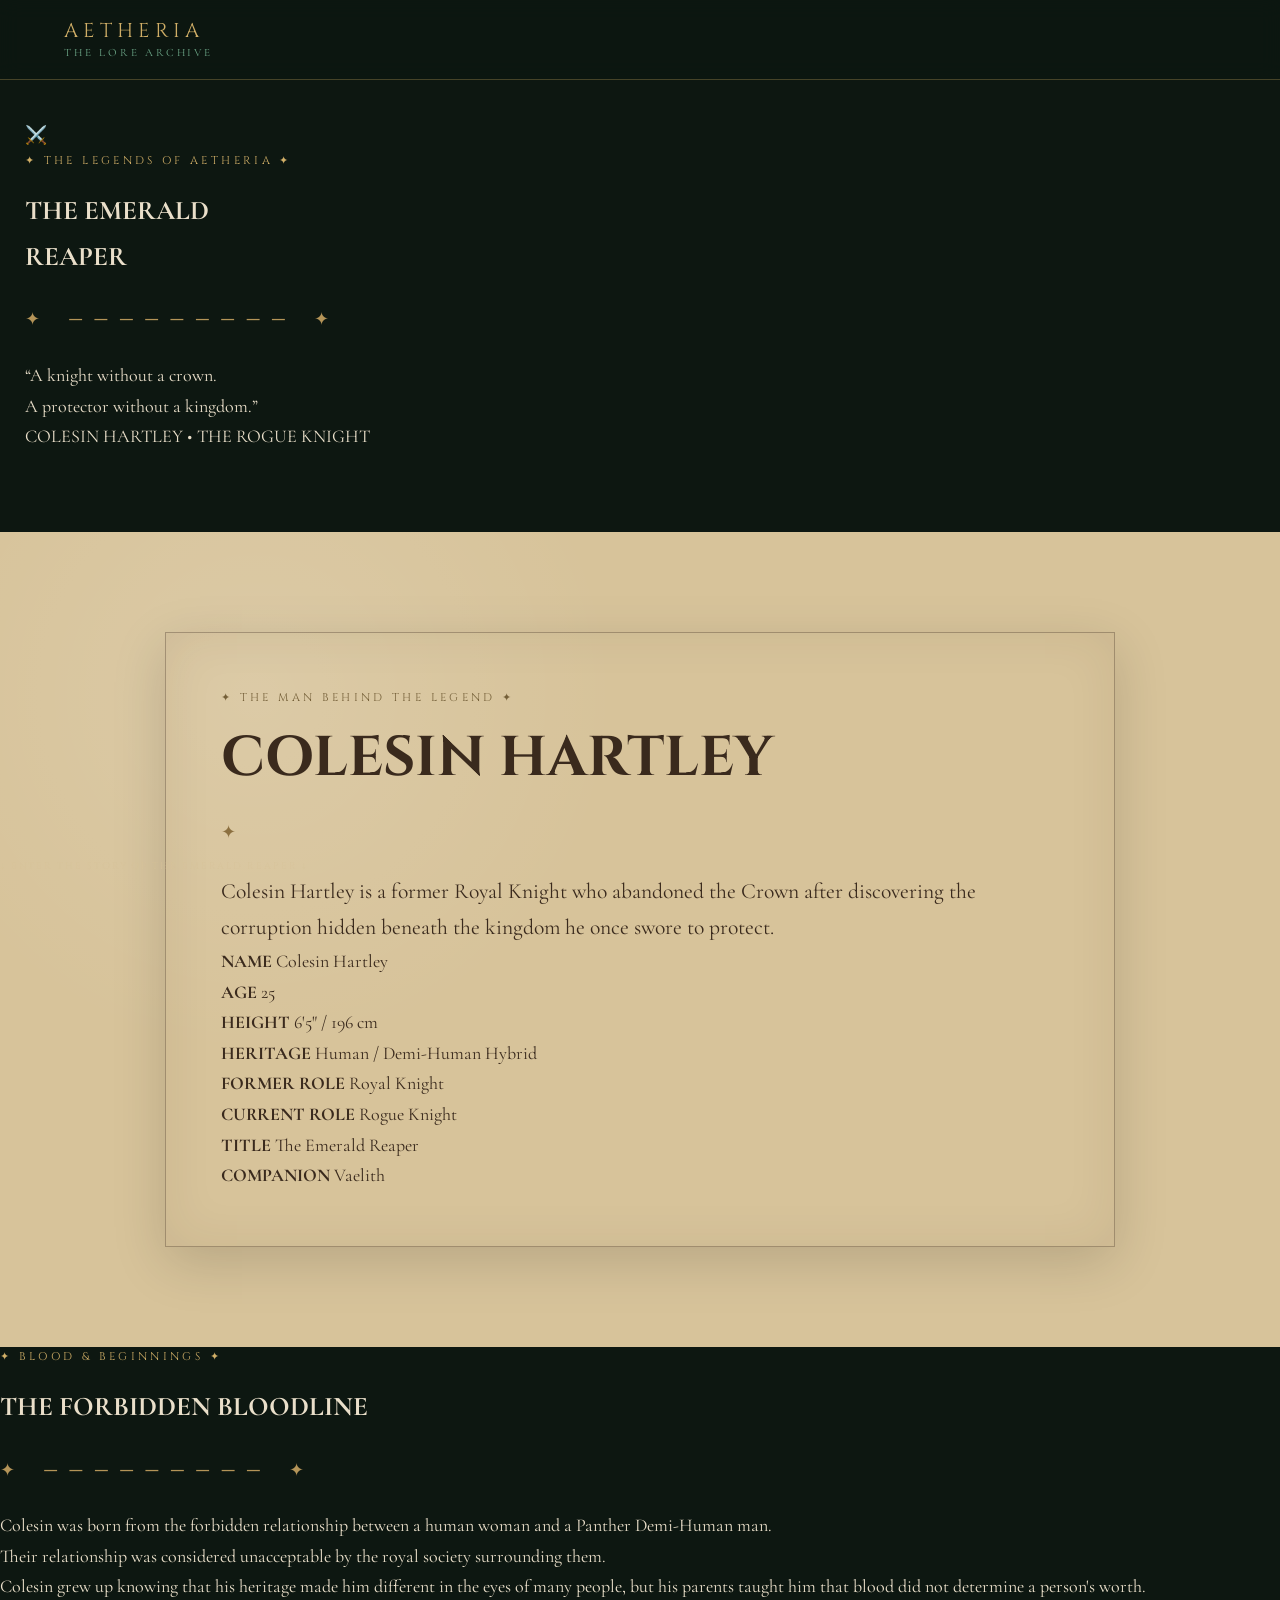
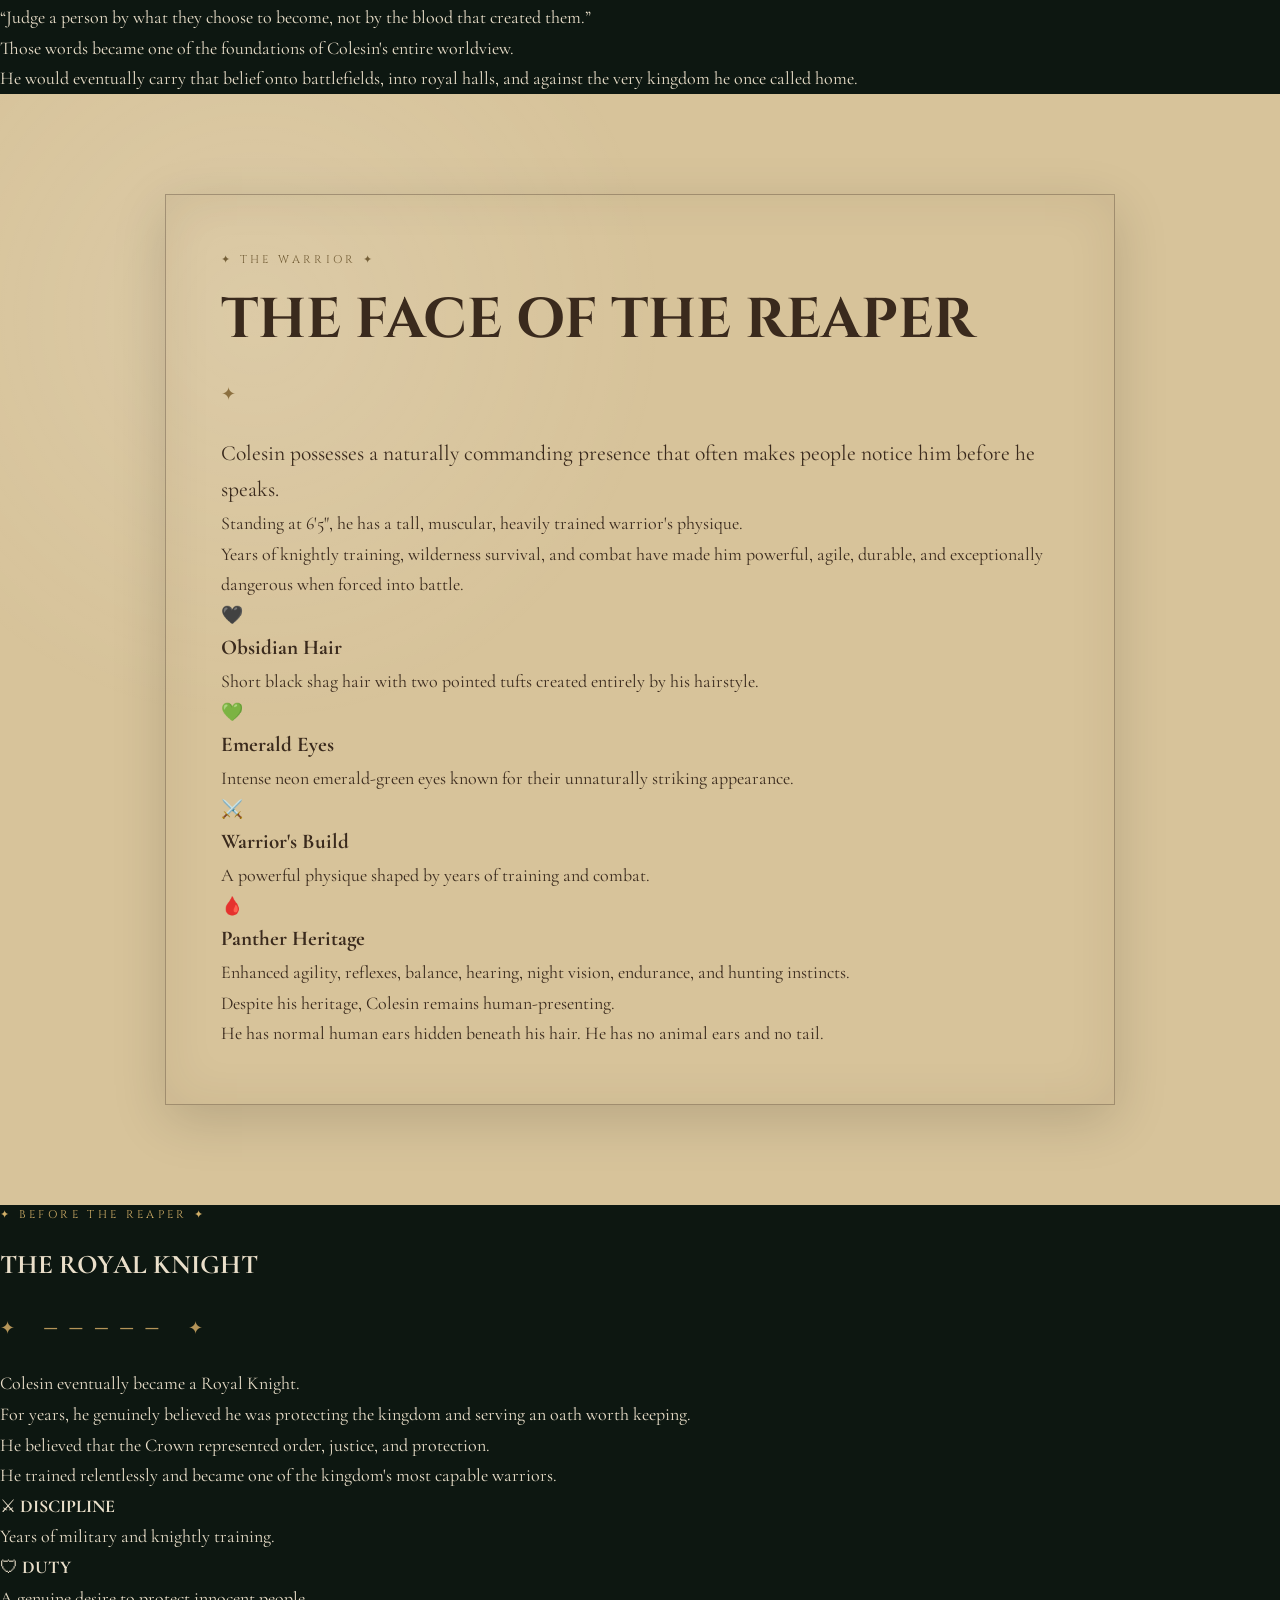
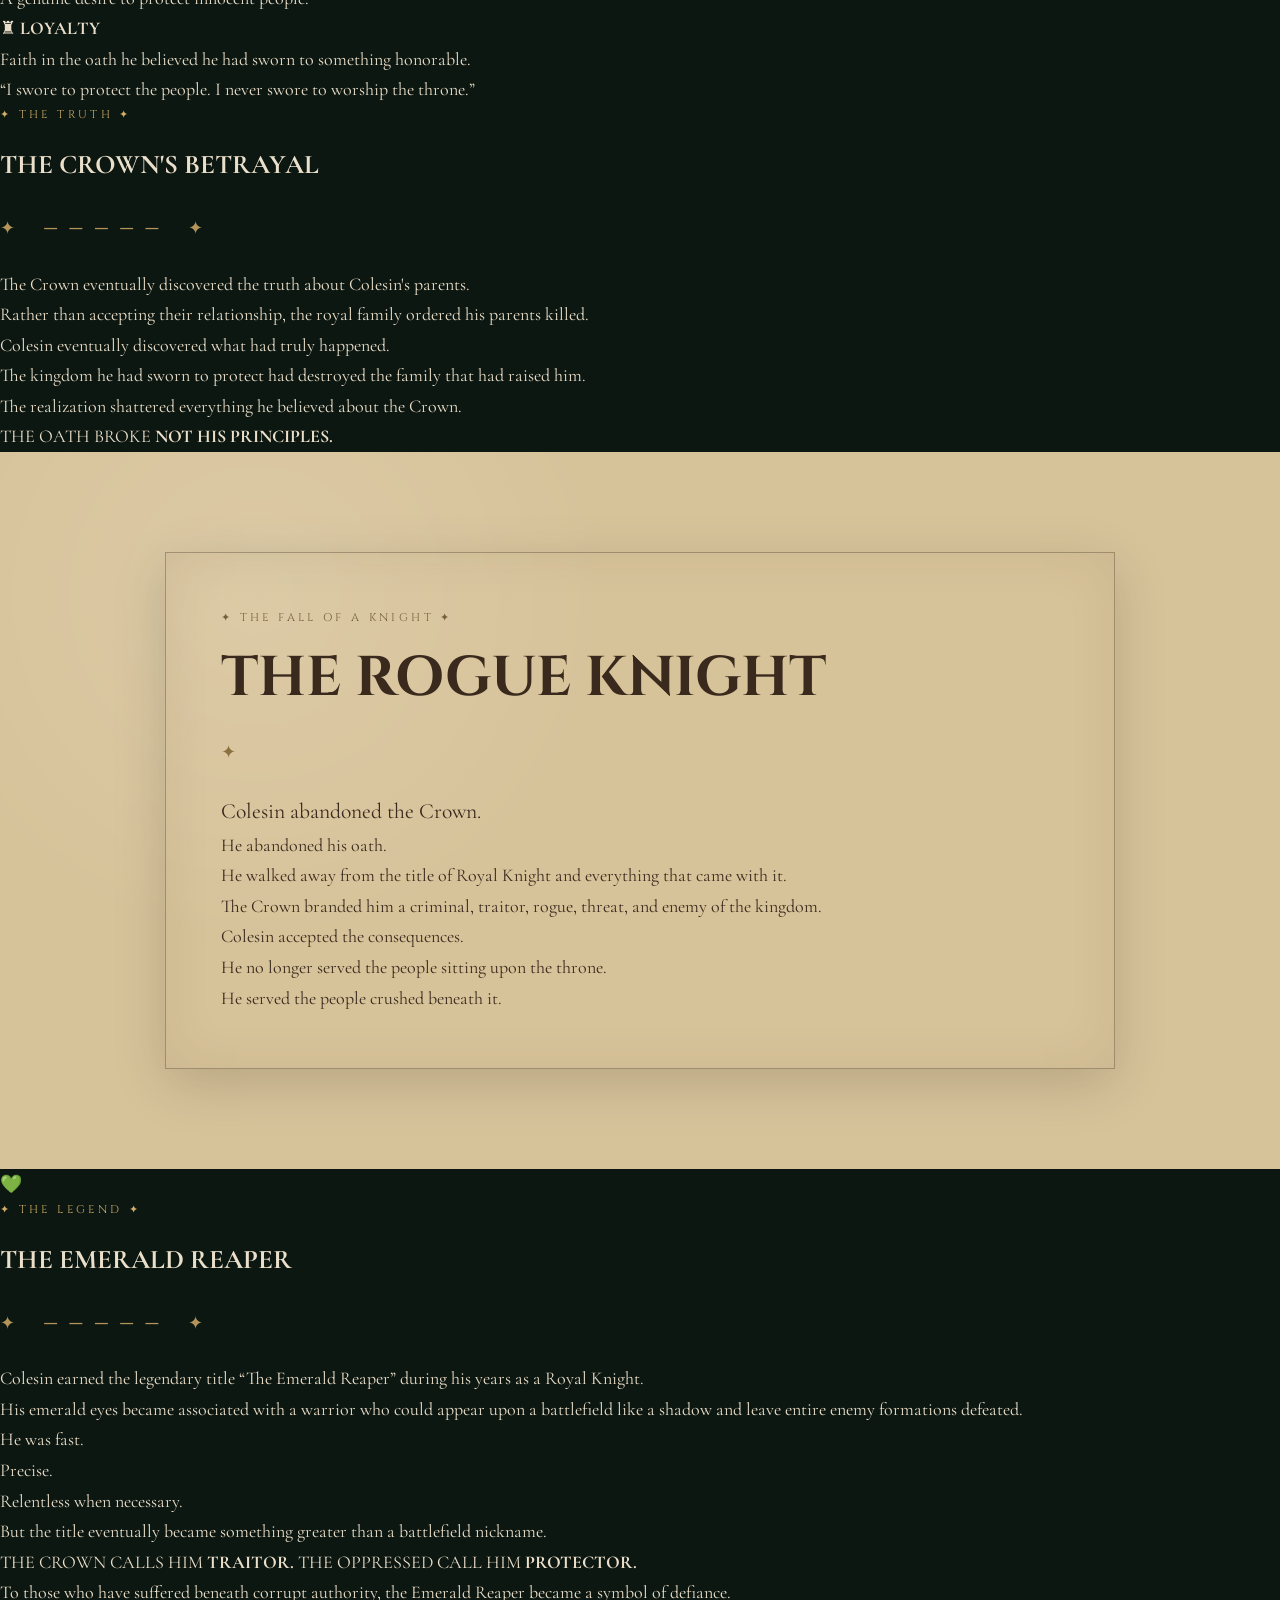
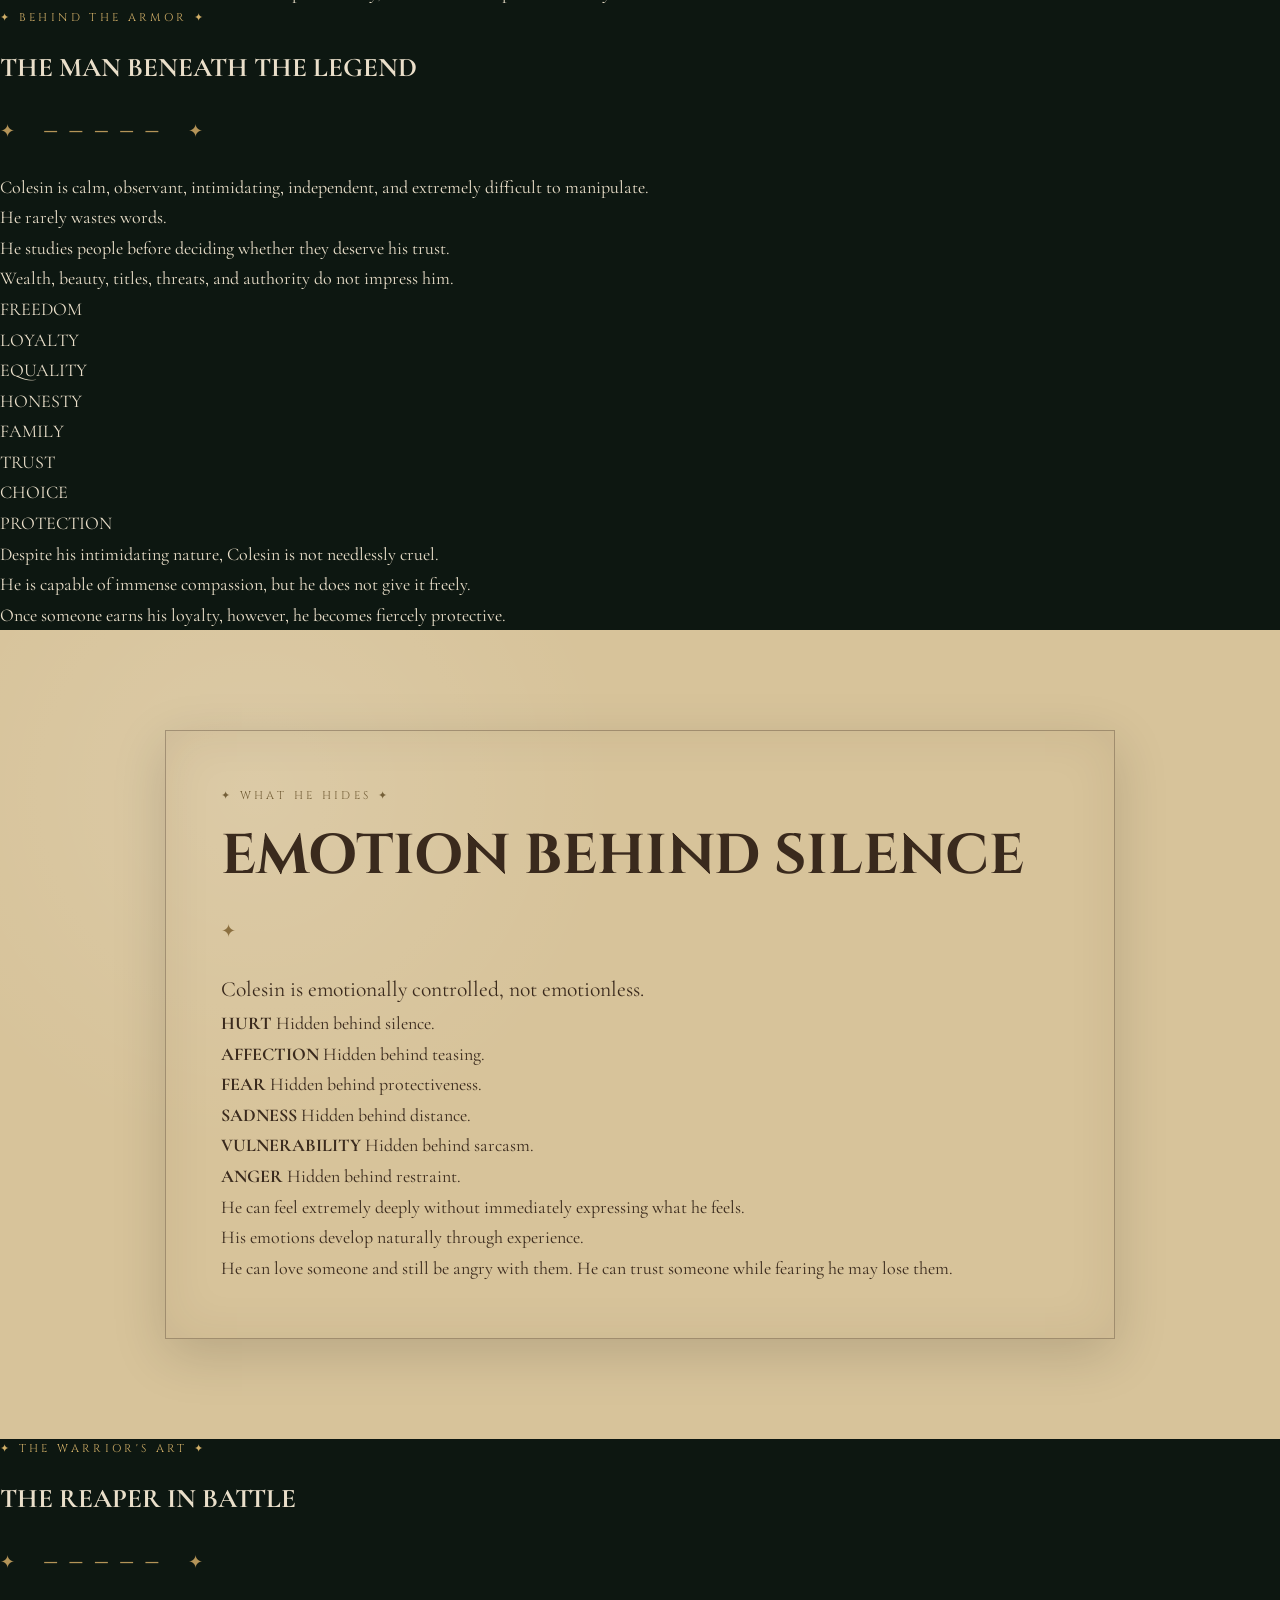
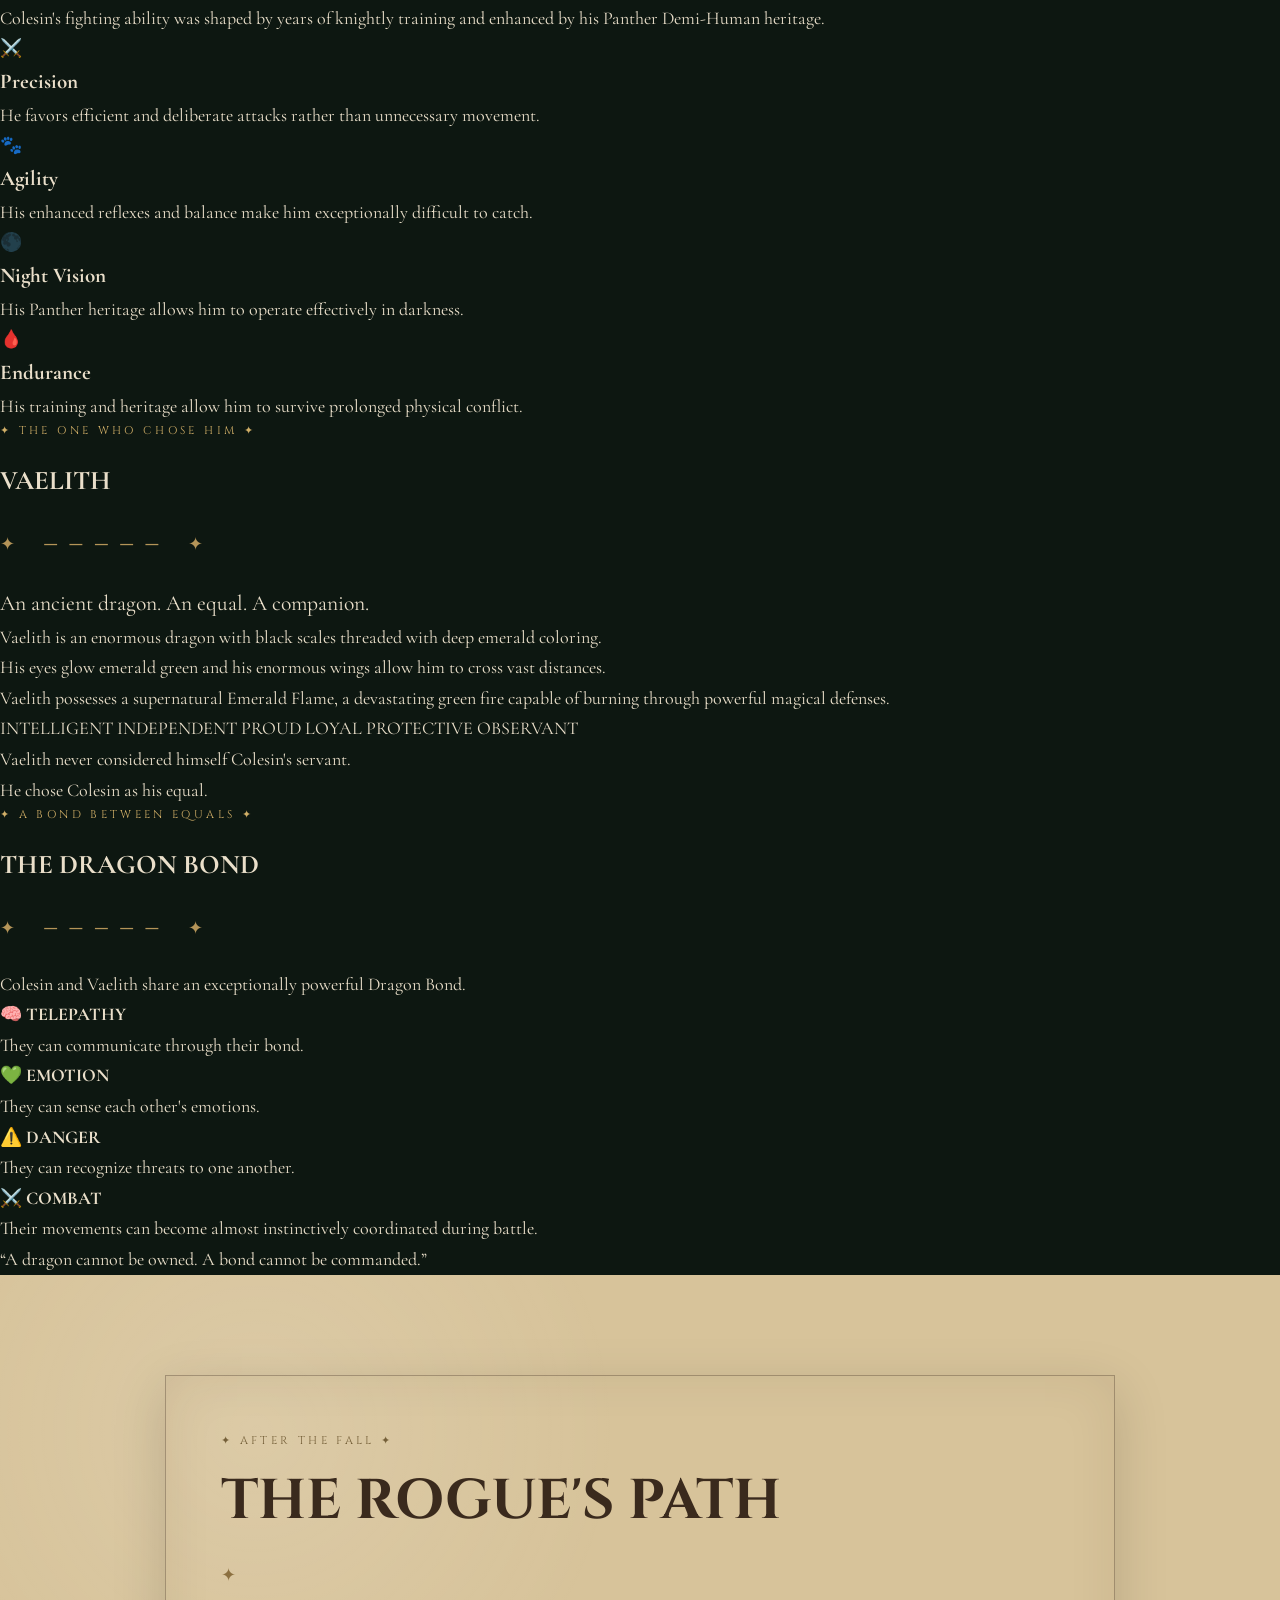
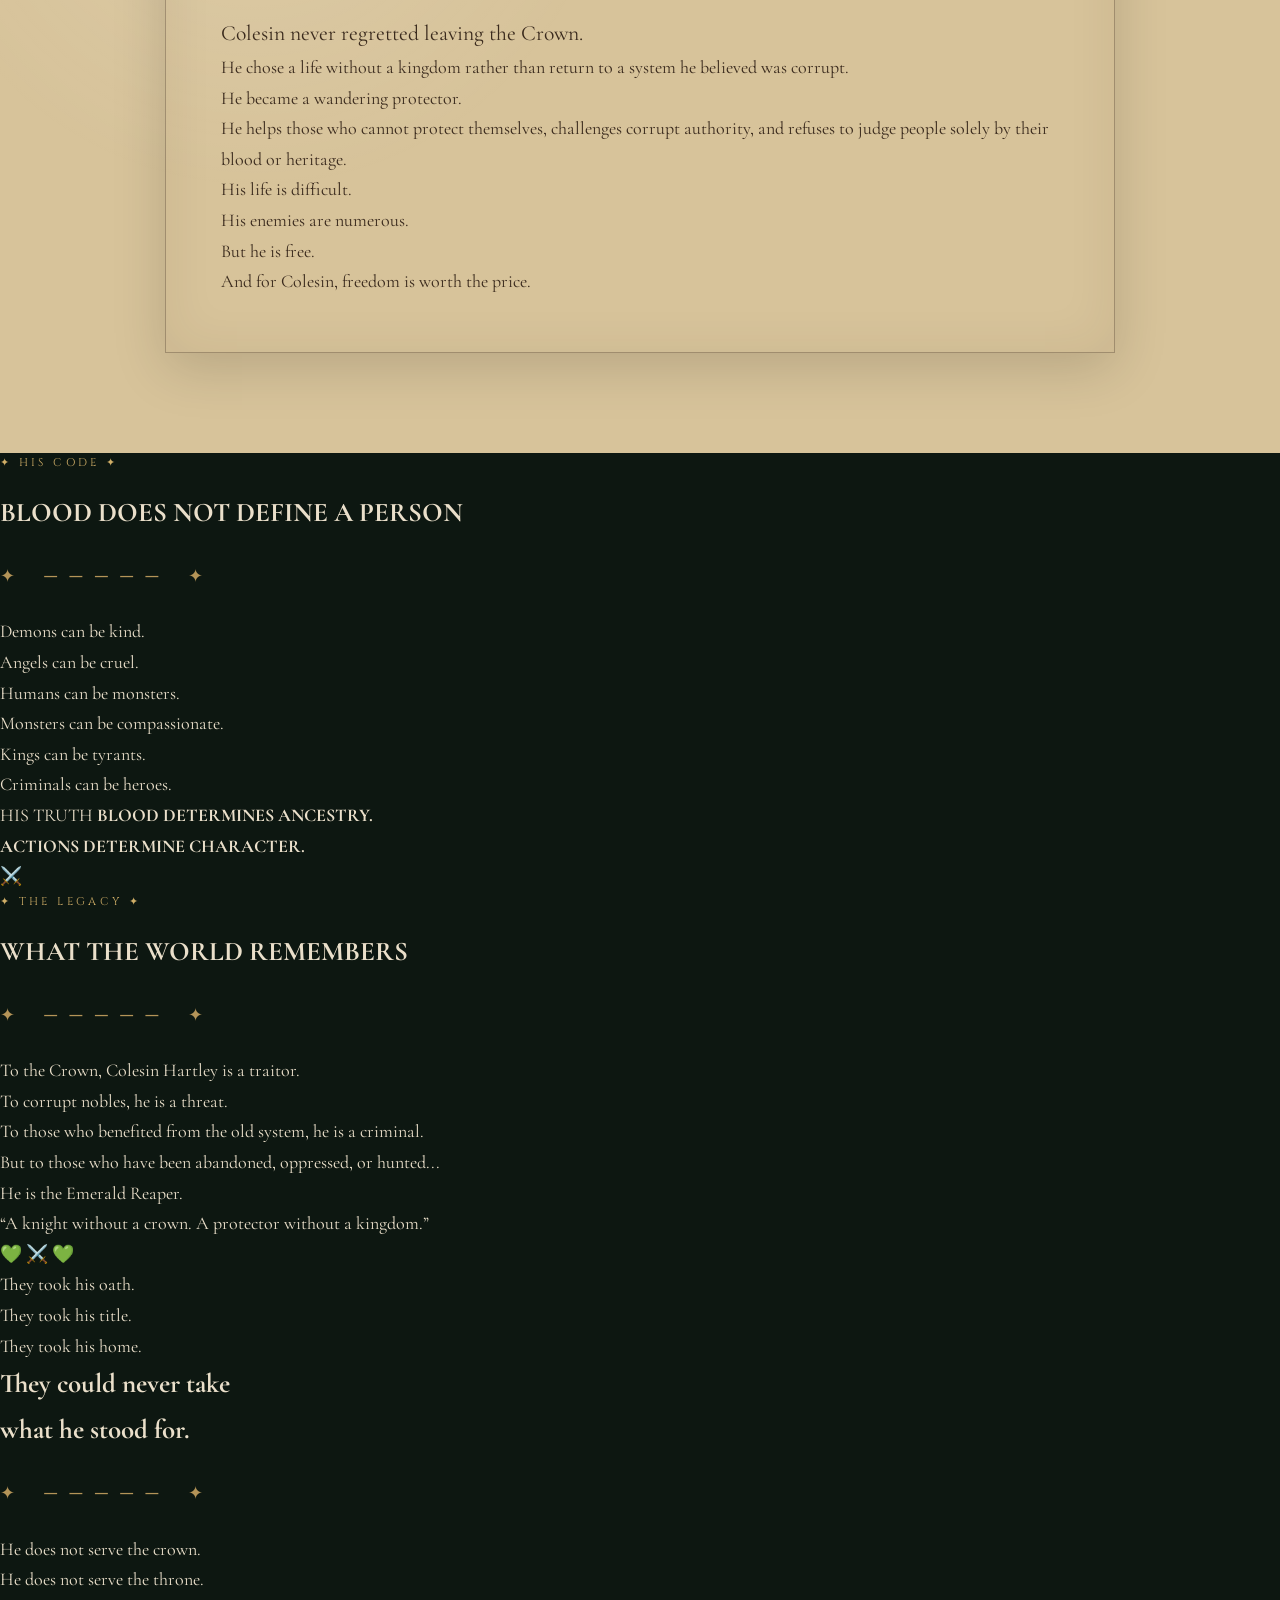
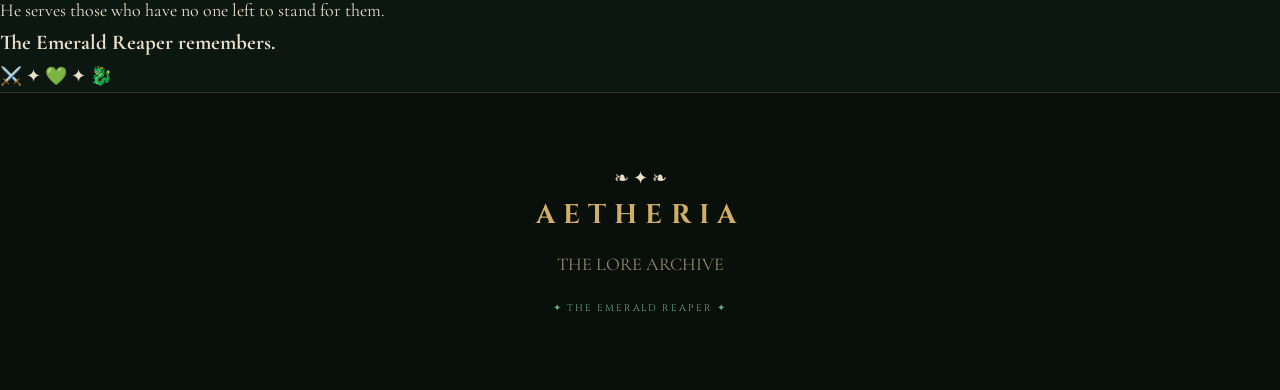
<file: greatdivide.html>
<!DOCTYPE html>
<html lang="en">

<head>

  <meta charset="UTF-8">

  <meta name="viewport"
        content="width=device-width, initial-scale=1.0">

  <title>Colesin Hartley — The Emerald Reaper</title>

  <link rel="stylesheet" href="style.css">

</head>

<body>

  <!-- ═══════════════════════════════════════
       HEADER — AETHERIA BRANDING ONLY
  ═══════════════════════════════════════ -->

  <header class="site-header">

    <a href="#" class="brand">

      <span class="brand-name">
        AETHERIA
      </span>

      <span class="brand-subtitle">
        THE LORE ARCHIVE
      </span>

    </a>

  </header>


  <main>


    <!-- ═══════════════════════════════════════
         HERO
    ═══════════════════════════════════════ -->

    <section class="reaper-hero">

      <div class="hero-content">

        <div class="reaper-symbol">
          ⚔️
        </div>

        <p class="eyebrow">
          ✦ THE LEGENDS OF AETHERIA ✦
        </p>

        <h1>
          THE EMERALD<br>
          REAPER
        </h1>

        <div class="gold-rule">
          ✦ ───────── ✦
        </div>

        <p class="motto">
          “A knight without a crown.<br>
          A protector without a kingdom.”
        </p>

        <span class="location">
          COLESIN HARTLEY • THE ROGUE KNIGHT
        </span>

      </div>

      <div class="scroll-hint">
        ↓ ENTER THE STORY OF THE EMERALD REAPER ↓
      </div>

    </section>


    <!-- ═══════════════════════════════════════
         BASIC INFORMATION
    ═══════════════════════════════════════ -->

    <section class="paper-section">

      <div class="section-frame">

        <p class="eyebrow dark">
          ✦ THE MAN BEHIND THE LEGEND ✦
        </p>

        <h2>
          COLESIN HARTLEY
        </h2>

        <div class="gold-rule dark-rule">
          ✦
        </div>

        <p class="lead">
          Colesin Hartley is a former Royal Knight who abandoned
          the Crown after discovering the corruption hidden
          beneath the kingdom he once swore to protect.
        </p>

        <div class="profile-grid">

          <div>
            <strong>NAME</strong>
            <span>Colesin Hartley</span>
          </div>

          <div>
            <strong>AGE</strong>
            <span>25</span>
          </div>

          <div>
            <strong>HEIGHT</strong>
            <span>6'5" / 196 cm</span>
          </div>

          <div>
            <strong>HERITAGE</strong>
            <span>Human / Demi-Human Hybrid</span>
          </div>

          <div>
            <strong>FORMER ROLE</strong>
            <span>Royal Knight</span>
          </div>

          <div>
            <strong>CURRENT ROLE</strong>
            <span>Rogue Knight</span>
          </div>

          <div>
            <strong>TITLE</strong>
            <span>The Emerald Reaper</span>
          </div>

          <div>
            <strong>COMPANION</strong>
            <span>Vaelith</span>
          </div>

        </div>

      </div>

    </section>


    <!-- ═══════════════════════════════════════
         ORIGINS
    ═══════════════════════════════════════ -->

    <section class="dark-lore">

      <div class="lore-container">

        <p class="eyebrow">
          ✦ BLOOD & BEGINNINGS ✦
        </p>

        <h2>
          THE FORBIDDEN BLOODLINE
        </h2>

        <div class="gold-rule">
          ✦ ───────── ✦
        </div>

        <p>
          Colesin was born from the forbidden relationship
          between a human woman and a Panther Demi-Human man.
        </p>

        <p>
          Their relationship was considered unacceptable
          by the royal society surrounding them.
        </p>

        <p>
          Colesin grew up knowing that his heritage made him
          different in the eyes of many people, but his parents
          taught him that blood did not determine a person's worth.
        </p>

        <blockquote>
          “Judge a person by what they choose to become,
          not by the blood that created them.”
        </blockquote>

        <p>
          Those words became one of the foundations of
          Colesin's entire worldview.
        </p>

        <p>
          He would eventually carry that belief onto battlefields,
          into royal halls, and against the very kingdom he
          once called home.
        </p>

      </div>

    </section>


    <!-- ═══════════════════════════════════════
         APPEARANCE
    ═══════════════════════════════════════ -->

    <section class="paper-section">

      <div class="section-frame">

        <p class="eyebrow dark">
          ✦ THE WARRIOR ✦
        </p>

        <h2>
          THE FACE OF THE REAPER
        </h2>

        <div class="gold-rule dark-rule">
          ✦
        </div>

        <p class="lead">
          Colesin possesses a naturally commanding presence
          that often makes people notice him before he speaks.
        </p>

        <p>
          Standing at 6'5", he has a tall, muscular,
          heavily trained warrior's physique.
        </p>

        <p>
          Years of knightly training, wilderness survival,
          and combat have made him powerful, agile,
          durable, and exceptionally dangerous when forced
          into battle.
        </p>

        <div class="appearance-grid">

          <div>
            <span>🖤</span>

            <h3>
              Obsidian Hair
            </h3>

            <p>
              Short black shag hair with two pointed tufts
              created entirely by his hairstyle.
            </p>
          </div>


          <div>
            <span>💚</span>

            <h3>
              Emerald Eyes
            </h3>

            <p>
              Intense neon emerald-green eyes known for
              their unnaturally striking appearance.
            </p>
          </div>


          <div>
            <span>⚔️</span>

            <h3>
              Warrior's Build
            </h3>

            <p>
              A powerful physique shaped by years of
              training and combat.
            </p>
          </div>


          <div>
            <span>🩸</span>

            <h3>
              Panther Heritage
            </h3>

            <p>
              Enhanced agility, reflexes, balance, hearing,
              night vision, endurance, and hunting instincts.
            </p>
          </div>

        </div>

        <p class="emphasis">
          Despite his heritage, Colesin remains human-presenting.
        </p>

        <p>
          He has normal human ears hidden beneath his hair.
          He has no animal ears and no tail.
        </p>

      </div>

    </section>


    <!-- ═══════════════════════════════════════
         ROYAL KNIGHT
    ═══════════════════════════════════════ -->

    <section class="knight-section">

      <div class="knight-content">

        <p class="eyebrow">
          ✦ BEFORE THE REAPER ✦
        </p>

        <h2>
          THE ROYAL KNIGHT
        </h2>

        <div class="gold-rule">
          ✦ ───── ✦
        </div>

        <p>
          Colesin eventually became a Royal Knight.
        </p>

        <p>
          For years, he genuinely believed he was protecting
          the kingdom and serving an oath worth keeping.
        </p>

        <p>
          He believed that the Crown represented order,
          justice, and protection.
        </p>

        <p>
          He trained relentlessly and became one of the
          kingdom's most capable warriors.
        </p>

        <div class="knight-facts">

          <div>
            <span>⚔</span>

            <strong>
              DISCIPLINE
            </strong>

            <p>
              Years of military and knightly training.
            </p>
          </div>


          <div>
            <span>🛡</span>

            <strong>
              DUTY
            </strong>

            <p>
              A genuine desire to protect innocent people.
            </p>
          </div>


          <div>
            <span>♜</span>

            <strong>
              LOYALTY
            </strong>

            <p>
              Faith in the oath he believed he had sworn
              to something honorable.
            </p>
          </div>

        </div>

        <blockquote>
          “I swore to protect the people.
          I never swore to worship the throne.”
        </blockquote>

      </div>

    </section>


    <!-- ═══════════════════════════════════════
         BETRAYAL
    ═══════════════════════════════════════ -->

    <section class="betrayal-section">

      <div class="betrayal-content">

        <p class="eyebrow">
          ✦ THE TRUTH ✦
        </p>

        <h2>
          THE CROWN'S BETRAYAL
        </h2>

        <div class="gold-rule">
          ✦ ───── ✦
        </div>

        <p>
          The Crown eventually discovered the truth about
          Colesin's parents.
        </p>

        <p>
          Rather than accepting their relationship,
          the royal family ordered his parents killed.
        </p>

        <p>
          Colesin eventually discovered what had truly happened.
        </p>

        <p class="emphasis">
          The kingdom he had sworn to protect had destroyed
          the family that had raised him.
        </p>

        <p>
          The realization shattered everything he believed
          about the Crown.
        </p>

        <div class="betrayal-warning">

          <span>
            THE OATH BROKE
          </span>

          <strong>
            NOT HIS PRINCIPLES.
          </strong>

        </div>

      </div>

    </section>


    <!-- ═══════════════════════════════════════
         ROGUE KNIGHT
    ═══════════════════════════════════════ -->

    <section class="paper-section">

      <div class="section-frame">

        <p class="eyebrow dark">
          ✦ THE FALL OF A KNIGHT ✦
        </p>

        <h2>
          THE ROGUE KNIGHT
        </h2>

        <div class="gold-rule dark-rule">
          ✦
        </div>

        <p class="lead">
          Colesin abandoned the Crown.
        </p>

        <p>
          He abandoned his oath.
        </p>

        <p>
          He walked away from the title of Royal Knight
          and everything that came with it.
        </p>

        <p>
          The Crown branded him a criminal, traitor,
          rogue, threat, and enemy of the kingdom.
        </p>

        <p>
          Colesin accepted the consequences.
        </p>

        <p>
          He no longer served the people sitting upon
          the throne.
        </p>

        <p class="emphasis">
          He served the people crushed beneath it.
        </p>

      </div>

    </section>


    <!-- ═══════════════════════════════════════
         EMERALD REAPER
    ═══════════════════════════════════════ -->

    <section class="reaper-section">

      <div class="reaper-content">

        <div class="reaper-mark">
          💚
        </div>

        <p class="eyebrow">
          ✦ THE LEGEND ✦
        </p>

        <h2>
          THE EMERALD REAPER
        </h2>

        <div class="gold-rule">
          ✦ ───── ✦
        </div>

        <p>
          Colesin earned the legendary title
          “The Emerald Reaper” during his years as a Royal Knight.
        </p>

        <p>
          His emerald eyes became associated with a warrior
          who could appear upon a battlefield like a shadow
          and leave entire enemy formations defeated.
        </p>

        <p>
          He was fast.
        </p>

        <p>
          Precise.
        </p>

        <p>
          Relentless when necessary.
        </p>

        <p>
          But the title eventually became something greater
          than a battlefield nickname.
        </p>

        <div class="legend-box">

          <span>
            THE CROWN CALLS HIM
          </span>

          <strong>
            TRAITOR.
          </strong>

          <span>
            THE OPPRESSED CALL HIM
          </span>

          <strong>
            PROTECTOR.
          </strong>

        </div>

        <p>
          To those who have suffered beneath corrupt authority,
          the Emerald Reaper became a symbol of defiance.
        </p>

      </div>

    </section>


    <!-- ═══════════════════════════════════════
         PERSONALITY
    ═══════════════════════════════════════ -->

    <section class="dark-lore">

      <div class="lore-container">

        <p class="eyebrow">
          ✦ BEHIND THE ARMOR ✦
        </p>

        <h2>
          THE MAN BENEATH THE LEGEND
        </h2>

        <div class="gold-rule">
          ✦ ───── ✦
        </div>

        <p>
          Colesin is calm, observant, intimidating,
          independent, and extremely difficult to manipulate.
        </p>

        <p>
          He rarely wastes words.
        </p>

        <p>
          He studies people before deciding whether
          they deserve his trust.
        </p>

        <p>
          Wealth, beauty, titles, threats, and authority
          do not impress him.
        </p>

        <div class="trait-grid">

          <div>FREEDOM</div>
          <div>LOYALTY</div>
          <div>EQUALITY</div>
          <div>HONESTY</div>
          <div>FAMILY</div>
          <div>TRUST</div>
          <div>CHOICE</div>
          <div>PROTECTION</div>

        </div>

        <p>
          Despite his intimidating nature, Colesin is not
          needlessly cruel.
        </p>

        <p>
          He is capable of immense compassion, but he does
          not give it freely.
        </p>

        <p>
          Once someone earns his loyalty, however,
          he becomes fiercely protective.
        </p>

      </div>

    </section>


    <!-- ═══════════════════════════════════════
         EMOTIONAL SIDE
    ═══════════════════════════════════════ -->

    <section class="paper-section">

      <div class="section-frame">

        <p class="eyebrow dark">
          ✦ WHAT HE HIDES ✦
        </p>

        <h2>
          EMOTION BEHIND SILENCE
        </h2>

        <div class="gold-rule dark-rule">
          ✦
        </div>

        <p class="lead">
          Colesin is emotionally controlled, not emotionless.
        </p>

        <div class="emotion-grid">

          <div>
            <strong>HURT</strong>
            <span>Hidden behind silence.</span>
          </div>

          <div>
            <strong>AFFECTION</strong>
            <span>Hidden behind teasing.</span>
          </div>

          <div>
            <strong>FEAR</strong>
            <span>Hidden behind protectiveness.</span>
          </div>

          <div>
            <strong>SADNESS</strong>
            <span>Hidden behind distance.</span>
          </div>

          <div>
            <strong>VULNERABILITY</strong>
            <span>Hidden behind sarcasm.</span>
          </div>

          <div>
            <strong>ANGER</strong>
            <span>Hidden behind restraint.</span>
          </div>

        </div>

        <p>
          He can feel extremely deeply without immediately
          expressing what he feels.
        </p>

        <p>
          His emotions develop naturally through experience.
        </p>

        <p>
          He can love someone and still be angry with them.
          He can trust someone while fearing he may lose them.
        </p>

      </div>

    </section>


    <!-- ═══════════════════════════════════════
         COMBAT
    ═══════════════════════════════════════ -->

    <section class="combat-section">

      <div class="combat-content">

        <p class="eyebrow">
          ✦ THE WARRIOR'S ART ✦
        </p>

        <h2>
          THE REAPER IN BATTLE
        </h2>

        <div class="gold-rule">
          ✦ ───── ✦
        </div>

        <p>
          Colesin's fighting ability was shaped by years
          of knightly training and enhanced by his Panther
          Demi-Human heritage.
        </p>

        <div class="combat-grid">

          <div>
            <span>⚔️</span>

            <h3>
              Precision
            </h3>

            <p>
              He favors efficient and deliberate attacks
              rather than unnecessary movement.
            </p>
          </div>


          <div>
            <span>🐾</span>

            <h3>
              Agility
            </h3>

            <p>
              His enhanced reflexes and balance make
              him exceptionally difficult to catch.
            </p>
          </div>


          <div>
            <span>🌑</span>

            <h3>
              Night Vision
            </h3>

            <p>
              His Panther heritage allows him to operate
              effectively in darkness.
            </p>
          </div>


          <div>
            <span>🩸</span>

            <h3>
              Endurance
            </h3>

            <p>
              His training and heritage allow him to
              survive prolonged physical conflict.
            </p>
          </div>

        </div>

      </div>

    </section>


    <!-- ═══════════════════════════════════════
         VAELITH
    ═══════════════════════════════════════ -->

    <section class="dragon-section">

      <div class="dragon-content">

        <p class="eyebrow">
          ✦ THE ONE WHO CHOSE HIM ✦
        </p>

        <h2>
          VAELITH
        </h2>

        <div class="gold-rule">
          ✦ ───── ✦
        </div>

        <p class="lead">
          An ancient dragon.
          An equal.
          A companion.
        </p>

        <p>
          Vaelith is an enormous dragon with black scales
          threaded with deep emerald coloring.
        </p>

        <p>
          His eyes glow emerald green and his enormous wings
          allow him to cross vast distances.
        </p>

        <p>
          Vaelith possesses a supernatural Emerald Flame,
          a devastating green fire capable of burning through
          powerful magical defenses.
        </p>

        <div class="dragon-traits">

          <span>INTELLIGENT</span>
          <span>INDEPENDENT</span>
          <span>PROUD</span>
          <span>LOYAL</span>
          <span>PROTECTIVE</span>
          <span>OBSERVANT</span>

        </div>

        <p>
          Vaelith never considered himself Colesin's servant.
        </p>

        <p class="emphasis">
          He chose Colesin as his equal.
        </p>

      </div>

    </section>


    <!-- ═══════════════════════════════════════
         DRAGON BOND
    ═══════════════════════════════════════ -->

    <section class="bond-section">

      <div class="bond-content">

        <p class="eyebrow">
          ✦ A BOND BETWEEN EQUALS ✦
        </p>

        <h2>
          THE DRAGON BOND
        </h2>

        <div class="gold-rule">
          ✦ ───── ✦
        </div>

        <p>
          Colesin and Vaelith share an exceptionally powerful
          Dragon Bond.
        </p>

        <div class="bond-grid">

          <div>
            <span>🧠</span>

            <strong>
              TELEPATHY
            </strong>

            <p>
              They can communicate through their bond.
            </p>
          </div>


          <div>
            <span>💚</span>

            <strong>
              EMOTION
            </strong>

            <p>
              They can sense each other's emotions.
            </p>
          </div>


          <div>
            <span>⚠️</span>

            <strong>
              DANGER
            </strong>

            <p>
              They can recognize threats to one another.
            </p>
          </div>


          <div>
            <span>⚔️</span>

            <strong>
              COMBAT
            </strong>

            <p>
              Their movements can become almost instinctively
              coordinated during battle.
            </p>
          </div>

        </div>

        <blockquote>
          “A dragon cannot be owned.
          A bond cannot be commanded.”
        </blockquote>

      </div>

    </section>


    <!-- ═══════════════════════════════════════
         LIFE AFTER THE CROWN
    ═══════════════════════════════════════ -->

    <section class="paper-section">

      <div class="section-frame">

        <p class="eyebrow dark">
          ✦ AFTER THE FALL ✦
        </p>

        <h2>
          THE ROGUE'S PATH
        </h2>

        <div class="gold-rule dark-rule">
          ✦
        </div>

        <p class="lead">
          Colesin never regretted leaving the Crown.
        </p>

        <p>
          He chose a life without a kingdom rather than
          return to a system he believed was corrupt.
        </p>

        <p>
          He became a wandering protector.
        </p>

        <p>
          He helps those who cannot protect themselves,
          challenges corrupt authority, and refuses to
          judge people solely by their blood or heritage.
        </p>

        <p>
          His life is difficult.
        </p>

        <p>
          His enemies are numerous.
        </p>

        <p>
          But he is free.
        </p>

        <p class="emphasis">
          And for Colesin, freedom is worth the price.
        </p>

      </div>

    </section>


    <!-- ═══════════════════════════════════════
         BELIEFS
    ═══════════════════════════════════════ -->

    <section class="belief-section">

      <div class="belief-content">

        <p class="eyebrow">
          ✦ HIS CODE ✦
        </p>

        <h2>
          BLOOD DOES NOT DEFINE A PERSON
        </h2>

        <div class="gold-rule">
          ✦ ───── ✦
        </div>

        <div class="belief-list">

          <p>
            Demons can be kind.
          </p>

          <p>
            Angels can be cruel.
          </p>

          <p>
            Humans can be monsters.
          </p>

          <p>
            Monsters can be compassionate.
          </p>

          <p>
            Kings can be tyrants.
          </p>

          <p>
            Criminals can be heroes.
          </p>

        </div>

        <div class="final-belief">

          <span>
            HIS TRUTH
          </span>

          <strong>
            BLOOD DETERMINES ANCESTRY.
            <br>
            ACTIONS DETERMINE CHARACTER.
          </strong>

        </div>

      </div>

    </section>


    <!-- ═══════════════════════════════════════
         REPUTATION
    ═══════════════════════════════════════ -->

    <section class="reputation-section">

      <div class="reputation-content">

        <div class="reputation-mark">
          ⚔️
        </div>

        <p class="eyebrow">
          ✦ THE LEGACY ✦
        </p>

        <h2>
          WHAT THE WORLD REMEMBERS
        </h2>

        <div class="gold-rule">
          ✦ ───── ✦
        </div>

        <p>
          To the Crown, Colesin Hartley is a traitor.
        </p>

        <p>
          To corrupt nobles, he is a threat.
        </p>

        <p>
          To those who benefited from the old system,
          he is a criminal.
        </p>

        <p>
          But to those who have been abandoned,
          oppressed, or hunted...
        </p>

        <p class="emphasis">
          He is the Emerald Reaper.
        </p>

        <blockquote>
          “A knight without a crown.
          A protector without a kingdom.”
        </blockquote>

      </div>

    </section>


    <!-- ═══════════════════════════════════════
         ENDING
    ═══════════════════════════════════════ -->

    <section class="reaper-ending">

      <div class="ending-content">

        <div class="final-reaper">
          💚 ⚔️ 💚
        </div>

        <p>
          They took his oath.
        </p>

        <p>
          They took his title.
        </p>

        <p>
          They took his home.
        </p>

        <h2>
          They could never take<br>
          what he stood for.
        </h2>

        <div class="gold-rule">
          ✦ ───── ✦
        </div>

        <p>
          He does not serve the crown.
        </p>

        <p>
          He does not serve the throne.
        </p>

        <p>
          He serves those who have no one left
          to stand for them.
        </p>

        <h3>
          The Emerald Reaper remembers.
        </h3>

        <div class="final-symbol">
          ⚔️ ✦ 💚 ✦ 🐉
        </div>

      </div>

    </section>


  </main>


  <!-- ═══════════════════════════════════════
       FOOTER
  ═══════════════════════════════════════ -->

  <footer>

    <div>
      ❧ ✦ ❧
    </div>

    <h2>
      AETHERIA
    </h2>

    <p>
      THE LORE ARCHIVE
    </p>

    <small>
      ✦ THE EMERALD REAPER ✦
    </small>

  </footer>


</body>

</html>
</file>
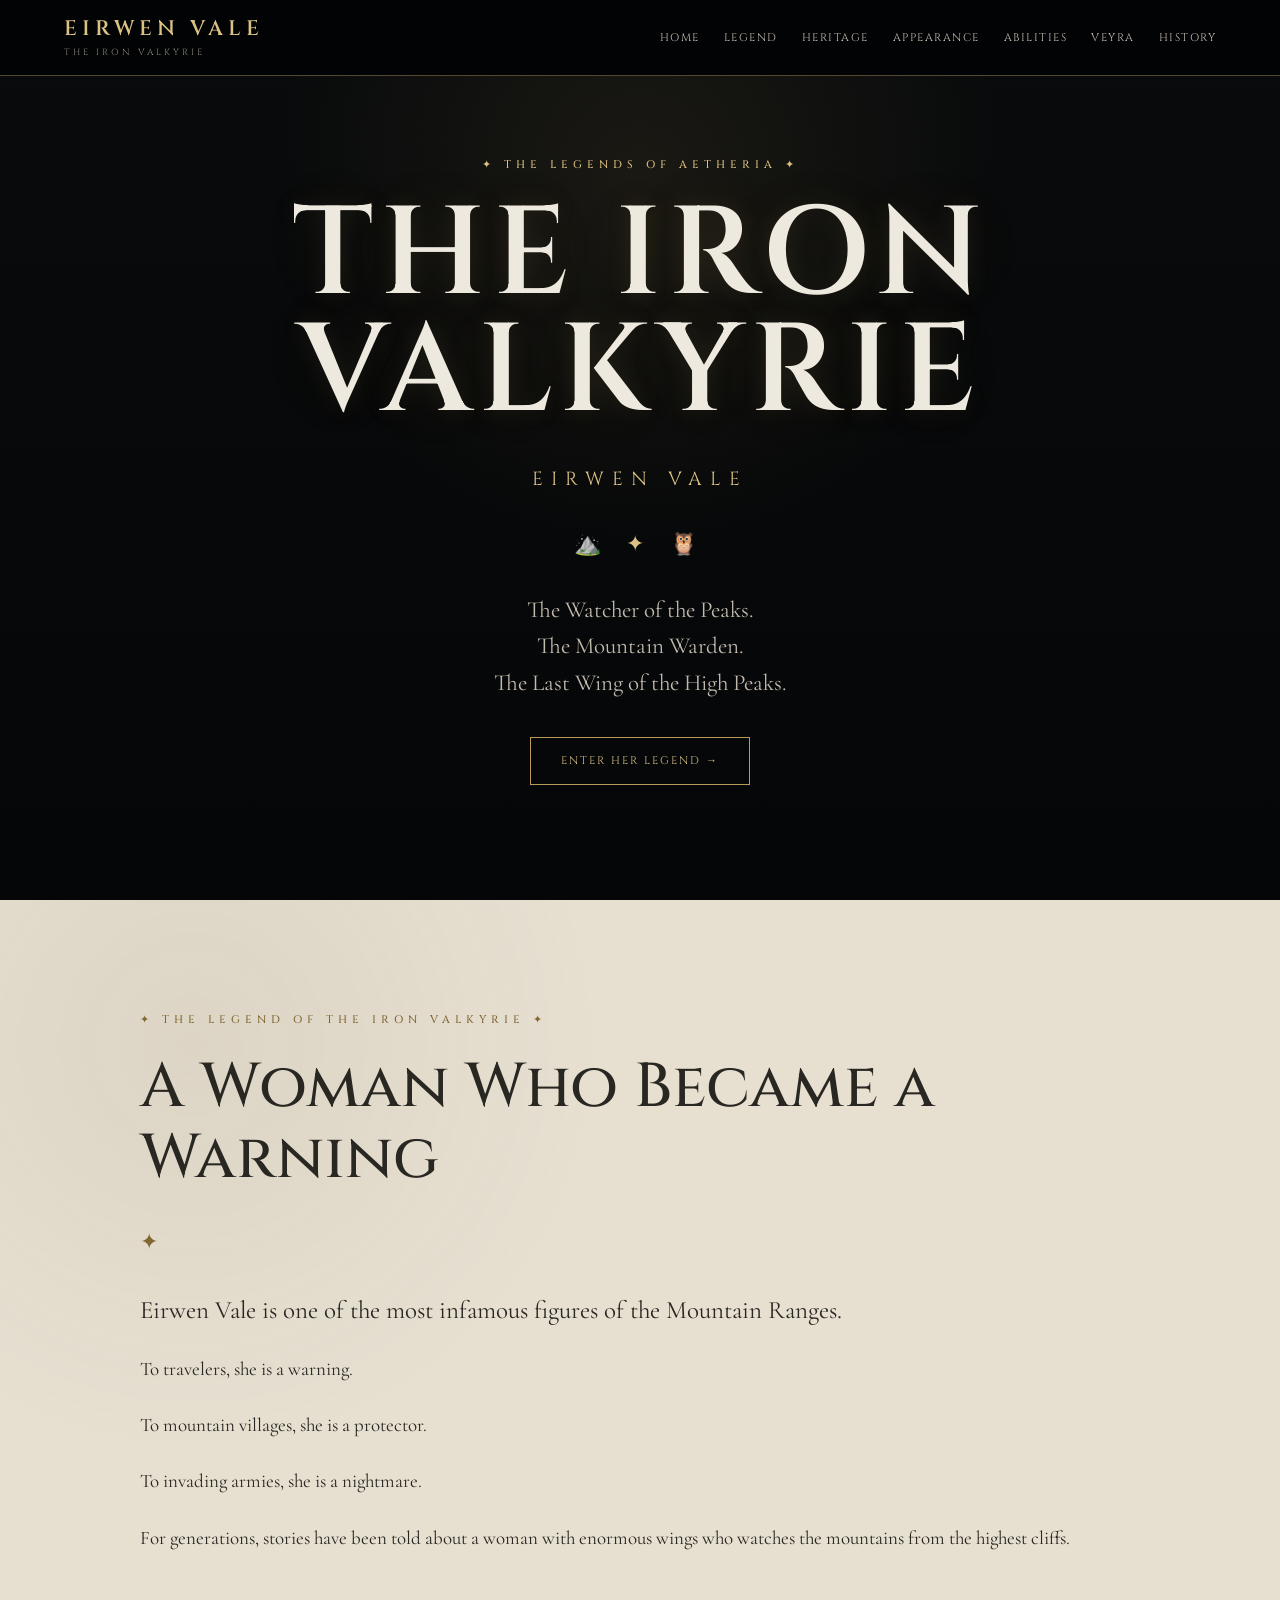
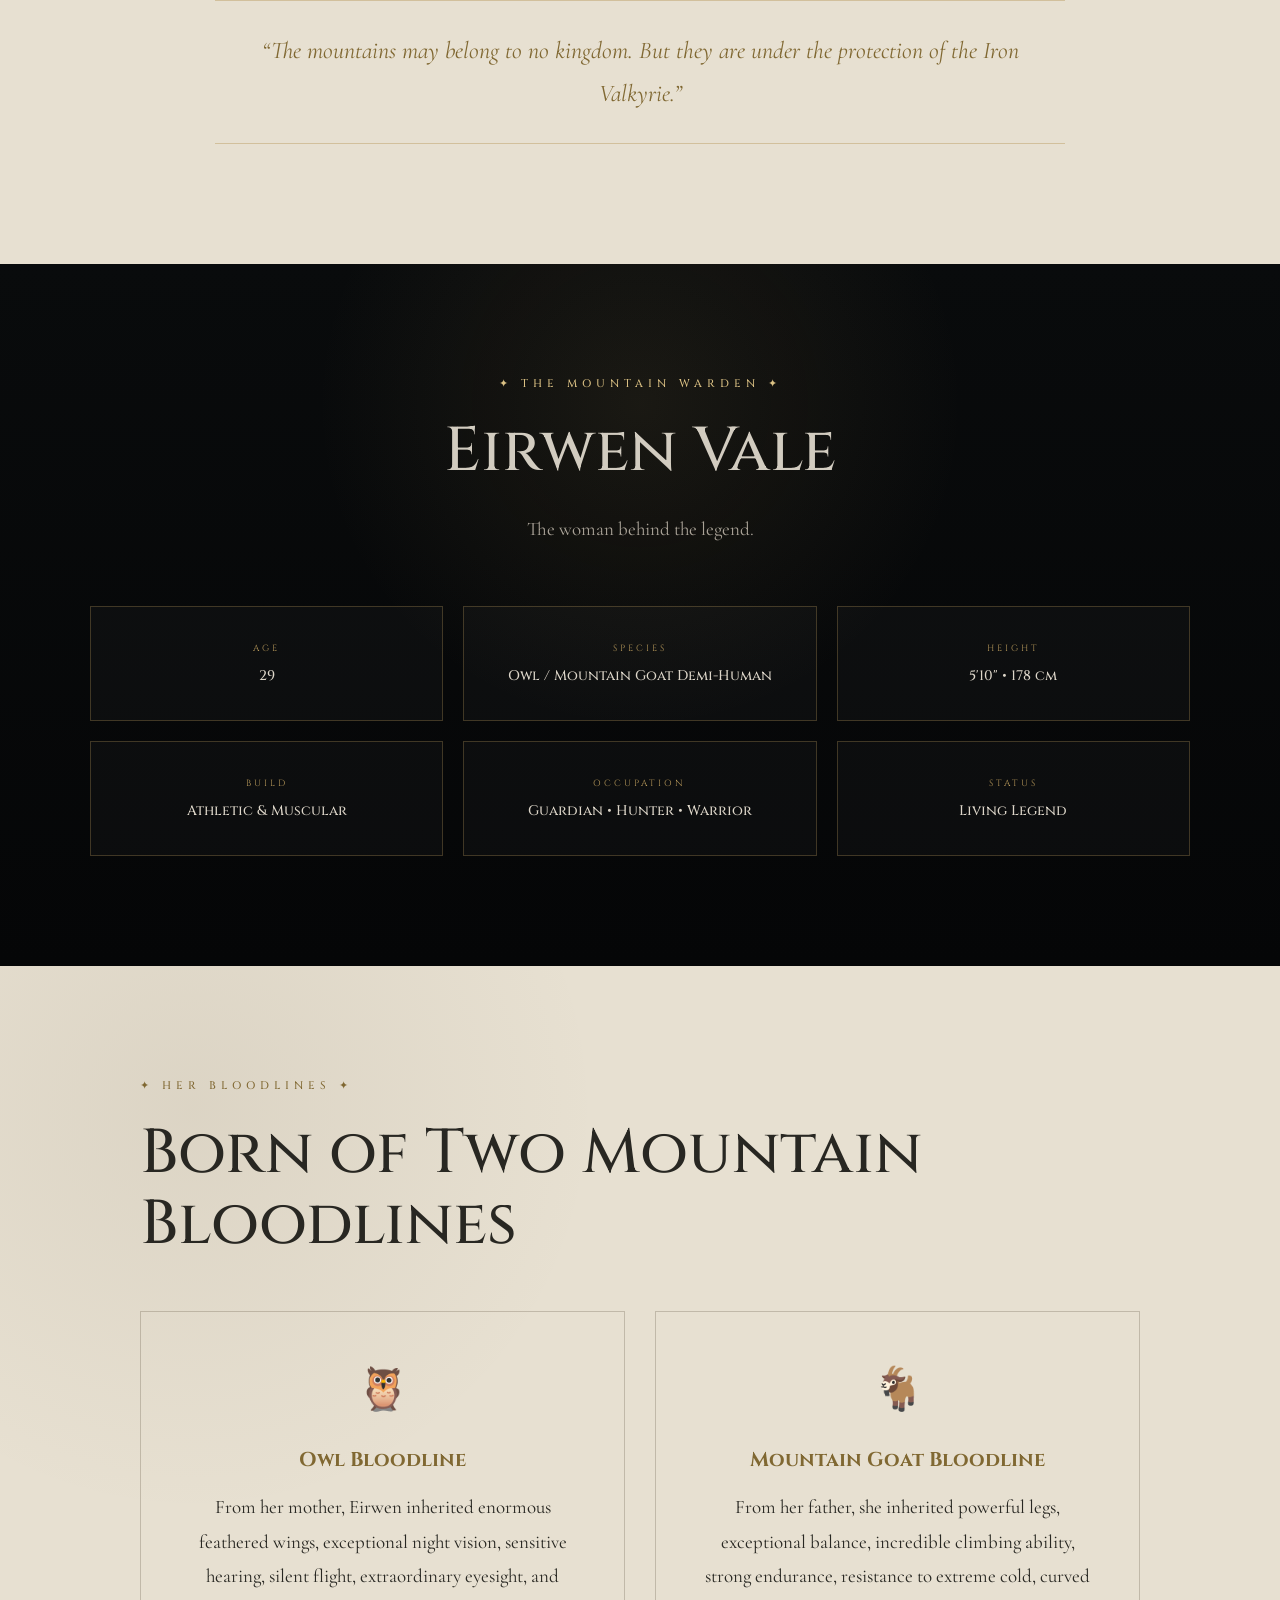
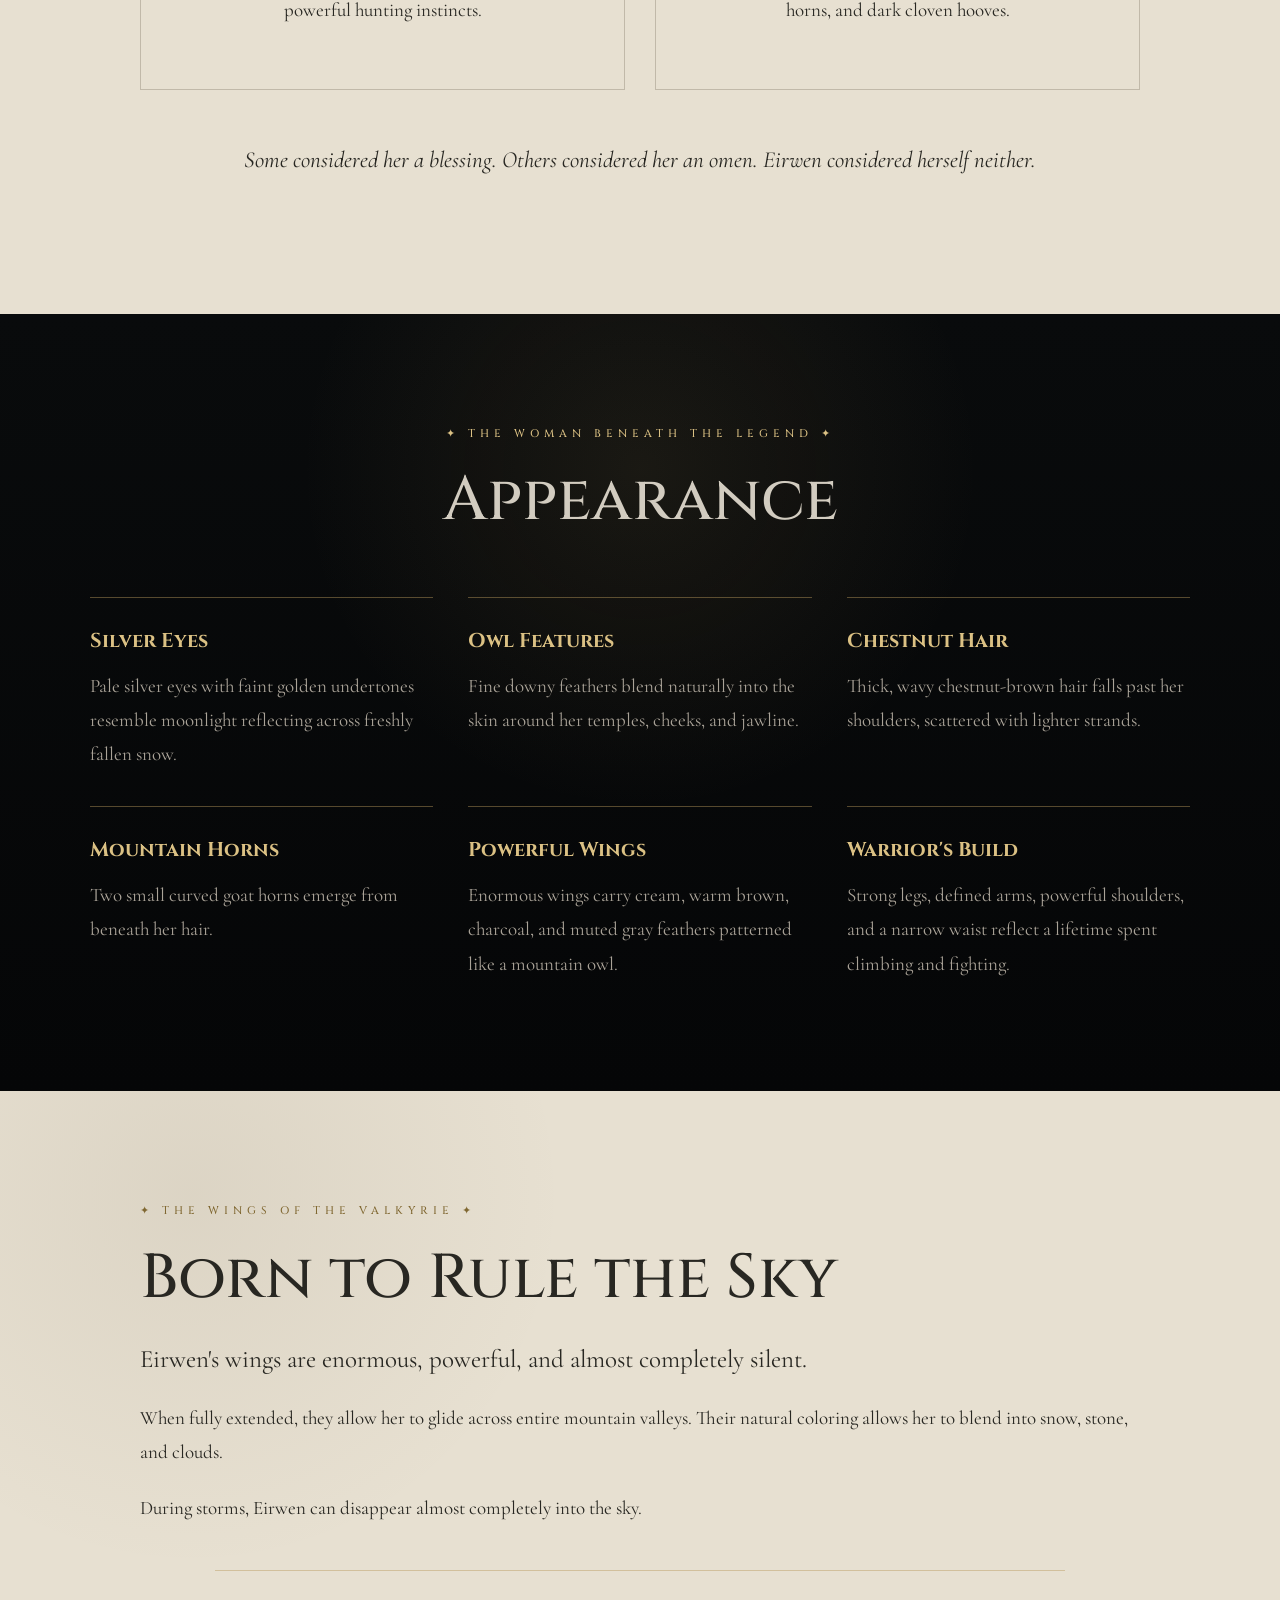
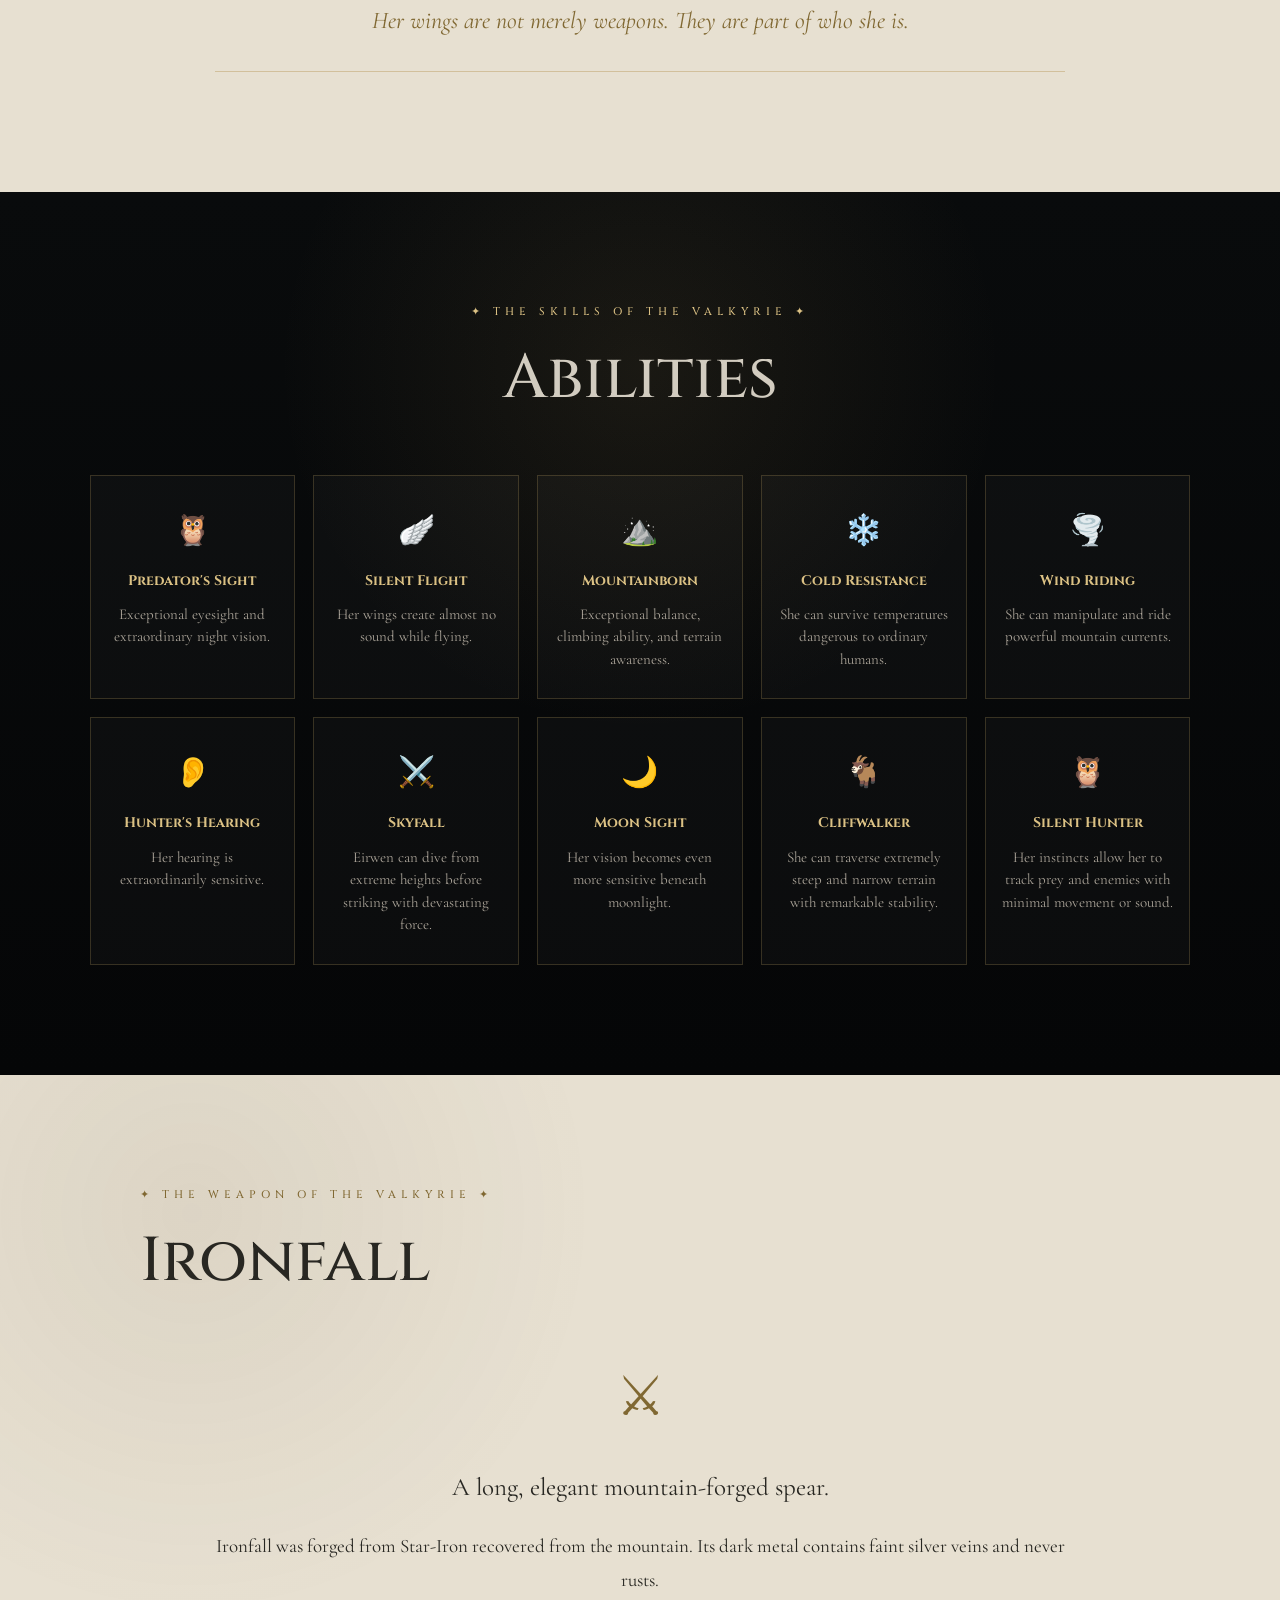
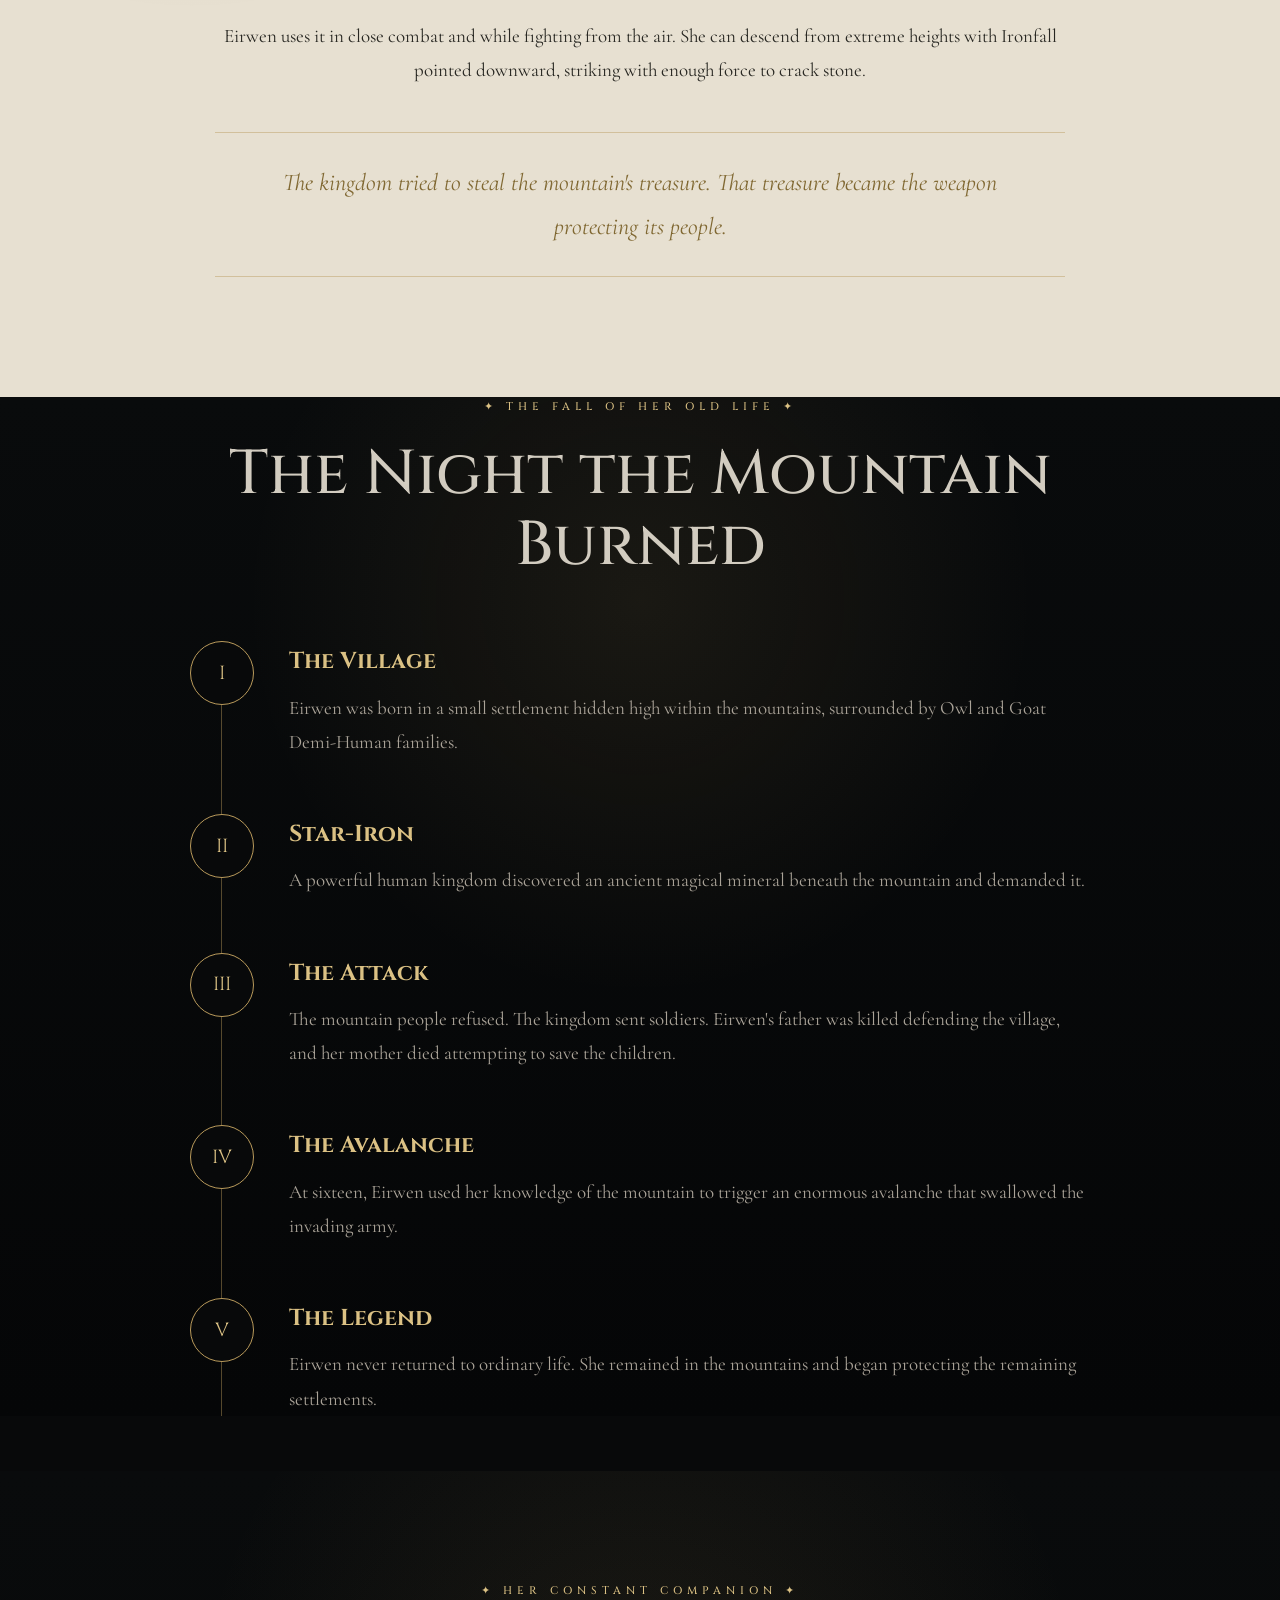
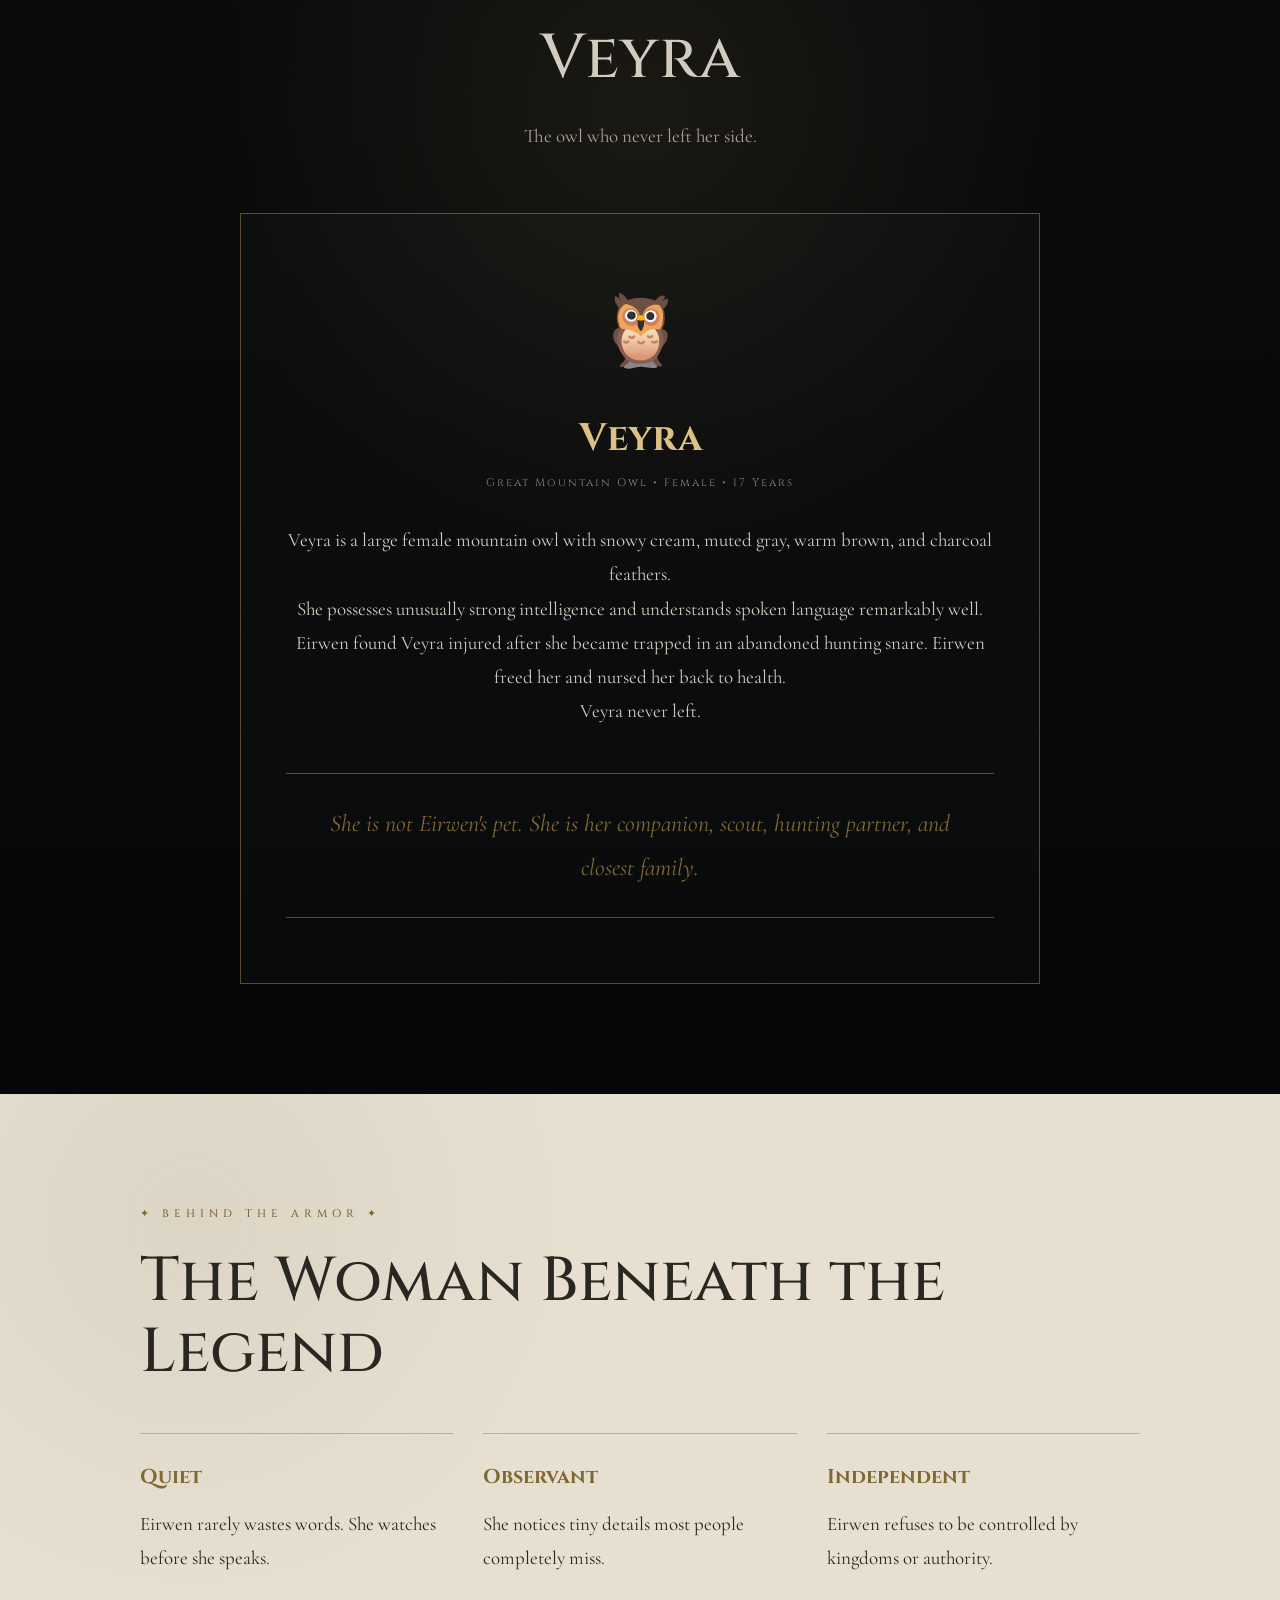
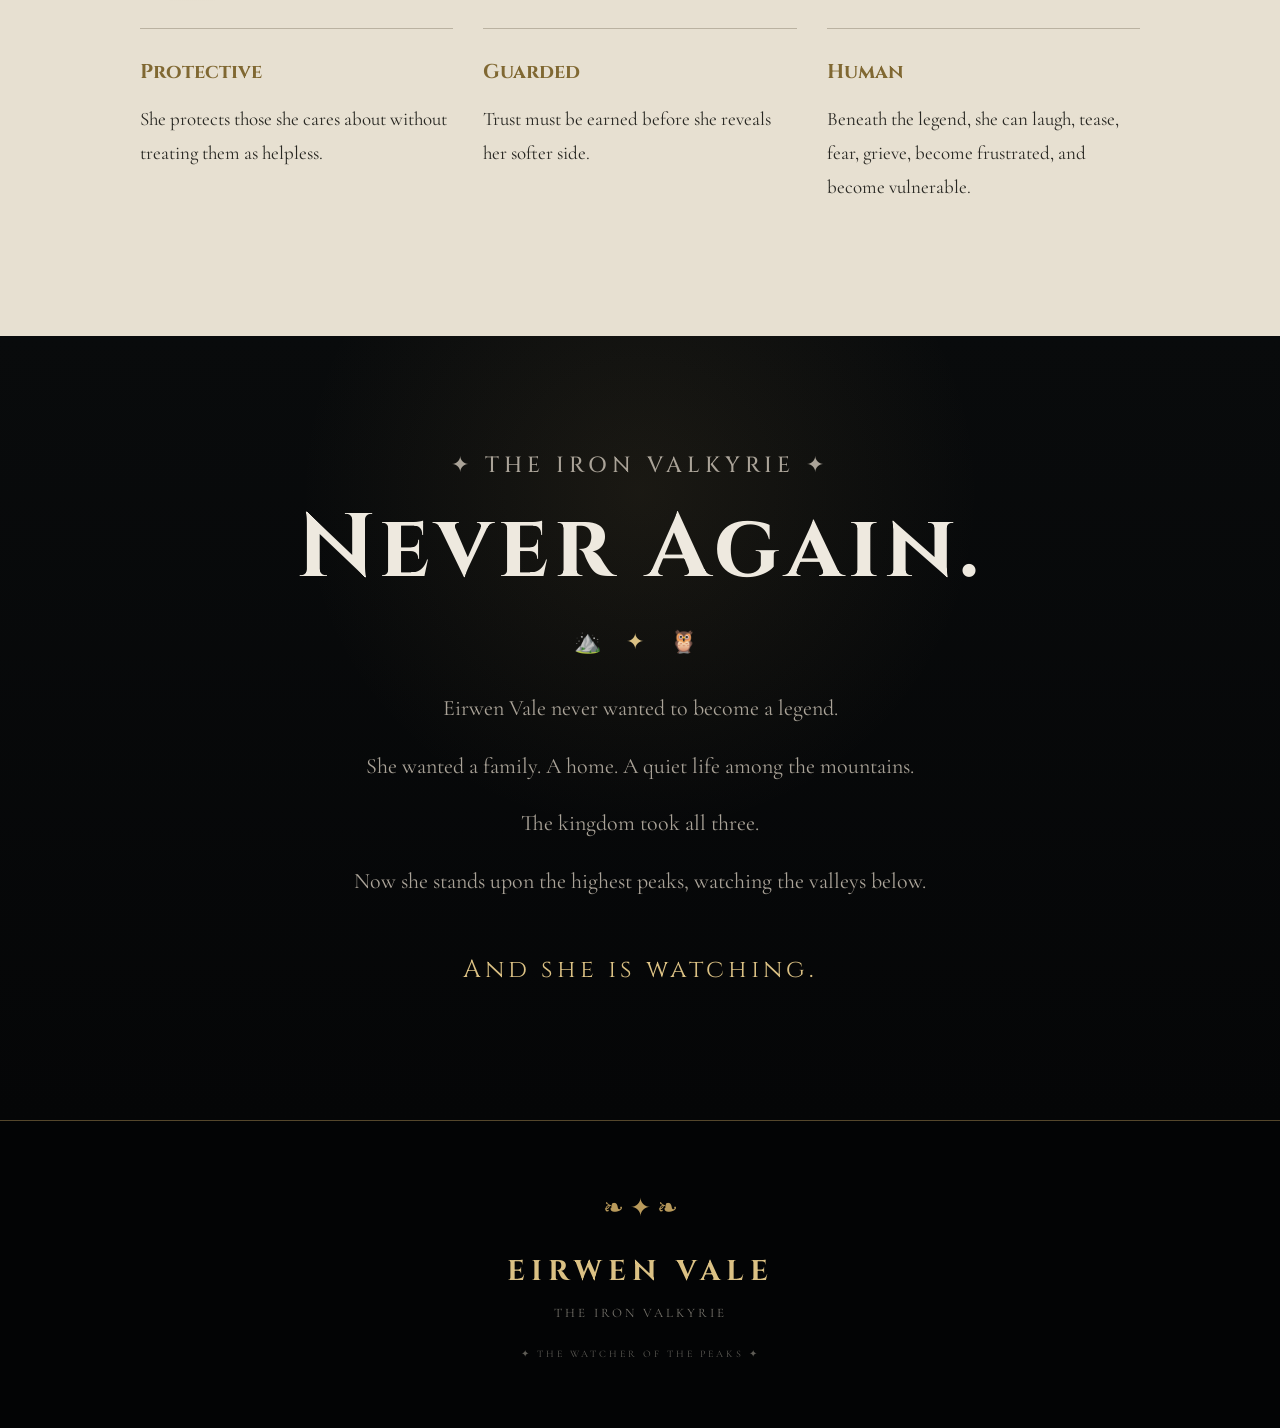
<file: ironvalkyrie.html>
<!DOCTYPE html>
<html lang="en">

<!DOCTYPE html>
<html lang="en">

<head>
  <meta charset="UTF-8">
  <meta name="viewport" content="width=device-width, initial-scale=1.0">

  <title>Eirwen Vale — The Iron Valkyrie</title>

  <link rel="stylesheet" href="ironvalkyrie.css">
</head>

<body>

  <header class="site-header">

    <a href="#home" class="brand">
      <span class="brand-name">EIRWEN VALE</span>
      <span class="brand-subtitle">THE IRON VALKYRIE</span>
    </a>

    <nav class="nav">
      <a href="#home">Home</a>
      <a href="#legend">Legend</a>
      <a href="#heritage">Heritage</a>
      <a href="#appearance">Appearance</a>
      <a href="#abilities">Abilities</a>
      <a href="#veyra">Veyra</a>
      <a href="#history">History</a>
    </nav>

  </header>


  <main>

    <section class="hero" id="home">

      <div class="hero-content">

        <p class="eyebrow">
          ✦ THE LEGENDS OF AETHERIA ✦
        </p>

        <h1>
          THE IRON<br>
          VALKYRIE
        </h1>

        <p class="hero-name">
          EIRWEN VALE
        </p>

        <div class="gold-rule">
          ⛰️ ✦ 🦉
        </div>

        <p class="intro">
          The Watcher of the Peaks.<br>
          The Mountain Warden.<br>
          The Last Wing of the High Peaks.
        </p>

        <a href="#legend" class="gold-button">
          Enter Her Legend →
        </a>

      </div>

    </section>


    <section class="paper-section" id="legend">

      <div class="section-frame">

        <p class="eyebrow dark">
          ✦ THE LEGEND OF THE IRON VALKYRIE ✦
        </p>

        <h2>
          A Woman Who Became a Warning
        </h2>

        <div class="gold-rule dark-rule">
          ✦
        </div>

        <p class="lead">
          Eirwen Vale is one of the most infamous figures of the
          Mountain Ranges.
        </p>

        <p>
          To travelers, she is a warning.
        </p>

        <p>
          To mountain villages, she is a protector.
        </p>

        <p>
          To invading armies, she is a nightmare.
        </p>

        <p>
          For generations, stories have been told about a woman with
          enormous wings who watches the mountains from the highest cliffs.
        </p>

        <div class="quote">
          “The mountains may belong to no kingdom.
          But they are under the protection of the Iron Valkyrie.”
        </div>

      </div>

    </section>


    <section class="character-section">

      <div class="section-heading">

        <p class="eyebrow">
          ✦ THE MOUNTAIN WARDEN ✦
        </p>

        <h2>
          Eirwen Vale
        </h2>

        <p>
          The woman behind the legend.
        </p>

      </div>

      <div class="info-grid">

        <div class="info-card">
          <span>AGE</span>
          <strong>29</strong>
        </div>

        <div class="info-card">
          <span>SPECIES</span>
          <strong>Owl / Mountain Goat Demi-Human</strong>
        </div>

        <div class="info-card">
          <span>HEIGHT</span>
          <strong>5'10" • 178 cm</strong>
        </div>

        <div class="info-card">
          <span>BUILD</span>
          <strong>Athletic & Muscular</strong>
        </div>

        <div class="info-card">
          <span>OCCUPATION</span>
          <strong>Guardian • Hunter • Warrior</strong>
        </div>

        <div class="info-card">
          <span>STATUS</span>
          <strong>Living Legend</strong>
        </div>

      </div>

    </section>


    <section class="paper-section" id="heritage">

      <div class="section-frame">

        <p class="eyebrow dark">
          ✦ HER BLOODLINES ✦
        </p>

        <h2>
          Born of Two Mountain Bloodlines
        </h2>

        <div class="heritage-grid">

          <div class="heritage-card">

            <span class="heritage-icon">
              🦉
            </span>

            <h3>
              Owl Bloodline
            </h3>

            <p>
              From her mother, Eirwen inherited enormous feathered wings,
              exceptional night vision, sensitive hearing, silent flight,
              extraordinary eyesight, and powerful hunting instincts.
            </p>

          </div>


          <div class="heritage-card">

            <span class="heritage-icon">
              🐐
            </span>

            <h3>
              Mountain Goat Bloodline
            </h3>

            <p>
              From her father, she inherited powerful legs, exceptional
              balance, incredible climbing ability, strong endurance,
              resistance to extreme cold, curved horns, and dark cloven hooves.
            </p>

          </div>

        </div>

        <p class="heritage-ending">
          Some considered her a blessing.
          Others considered her an omen.
          Eirwen considered herself neither.
        </p>

      </div>

    </section>


    <section class="dark-section" id="appearance">

      <div class="section-heading">

        <p class="eyebrow">
          ✦ THE WOMAN BENEATH THE LEGEND ✦
        </p>

        <h2>
          Appearance
        </h2>

      </div>

      <div class="lore-columns">

        <div>
          <h3>Silver Eyes</h3>
          <p>
            Pale silver eyes with faint golden undertones resemble
            moonlight reflecting across freshly fallen snow.
          </p>
        </div>

        <div>
          <h3>Owl Features</h3>
          <p>
            Fine downy feathers blend naturally into the skin around
            her temples, cheeks, and jawline.
          </p>
        </div>

        <div>
          <h3>Chestnut Hair</h3>
          <p>
            Thick, wavy chestnut-brown hair falls past her shoulders,
            scattered with lighter strands.
          </p>
        </div>

        <div>
          <h3>Mountain Horns</h3>
          <p>
            Two small curved goat horns emerge from beneath her hair.
          </p>
        </div>

        <div>
          <h3>Powerful Wings</h3>
          <p>
            Enormous wings carry cream, warm brown, charcoal, and muted
            gray feathers patterned like a mountain owl.
          </p>
        </div>

        <div>
          <h3>Warrior's Build</h3>
          <p>
            Strong legs, defined arms, powerful shoulders, and a narrow
            waist reflect a lifetime spent climbing and fighting.
          </p>
        </div>

      </div>

    </section>


    <section class="paper-section">

      <div class="section-frame">

        <p class="eyebrow dark">
          ✦ THE WINGS OF THE VALKYRIE ✦
        </p>

        <h2>
          Born to Rule the Sky
        </h2>

        <p class="lead">
          Eirwen's wings are enormous, powerful, and almost completely silent.
        </p>

        <p>
          When fully extended, they allow her to glide across entire
          mountain valleys. Their natural coloring allows her to blend
          into snow, stone, and clouds.
        </p>

        <p>
          During storms, Eirwen can disappear almost completely into the sky.
        </p>

        <div class="quote">
          Her wings are not merely weapons.
          They are part of who she is.
        </div>

      </div>

    </section>


    <section class="dark-section" id="abilities">

      <div class="section-heading">

        <p class="eyebrow">
          ✦ THE SKILLS OF THE VALKYRIE ✦
        </p>

        <h2>
          Abilities
        </h2>

      </div>

      <div class="ability-grid">

        <div class="ability-card">
          <span>🦉</span>
          <h3>Predator's Sight</h3>
          <p>
            Exceptional eyesight and extraordinary night vision.
          </p>
        </div>

        <div class="ability-card">
          <span>🪽</span>
          <h3>Silent Flight</h3>
          <p>
            Her wings create almost no sound while flying.
          </p>
        </div>

        <div class="ability-card">
          <span>⛰️</span>
          <h3>Mountainborn</h3>
          <p>
            Exceptional balance, climbing ability, and terrain awareness.
          </p>
        </div>

        <div class="ability-card">
          <span>❄️</span>
          <h3>Cold Resistance</h3>
          <p>
            She can survive temperatures dangerous to ordinary humans.
          </p>
        </div>

        <div class="ability-card">
          <span>🌪️</span>
          <h3>Wind Riding</h3>
          <p>
            She can manipulate and ride powerful mountain currents.
          </p>
        </div>

        <div class="ability-card">
          <span>👂</span>
          <h3>Hunter's Hearing</h3>
          <p>
            Her hearing is extraordinarily sensitive.
          </p>
        </div>

        <div class="ability-card">
          <span>⚔️</span>
          <h3>Skyfall</h3>
          <p>
            Eirwen can dive from extreme heights before striking
            with devastating force.
          </p>
        </div>

        <div class="ability-card">
          <span>🌙</span>
          <h3>Moon Sight</h3>
          <p>
            Her vision becomes even more sensitive beneath moonlight.
          </p>
        </div>

        <div class="ability-card">
          <span>🐐</span>
          <h3>Cliffwalker</h3>
          <p>
            She can traverse extremely steep and narrow terrain
            with remarkable stability.
          </p>
        </div>

        <div class="ability-card">
          <span>🦉</span>
          <h3>Silent Hunter</h3>
          <p>
            Her instincts allow her to track prey and enemies
            with minimal movement or sound.
          </p>
        </div>

      </div>

    </section>


    <section class="paper-section">

      <div class="section-frame">

        <p class="eyebrow dark">
          ✦ THE WEAPON OF THE VALKYRIE ✦
        </p>

        <h2>
          Ironfall
        </h2>

        <div class="weapon-box">

          <span class="weapon-symbol">
            ⚔
          </span>

          <p class="lead">
            A long, elegant mountain-forged spear.
          </p>

          <p>
            Ironfall was forged from Star-Iron recovered from the mountain.
            Its dark metal contains faint silver veins and never rusts.
          </p>

          <p>
            Eirwen uses it in close combat and while fighting from the air.
            She can descend from extreme heights with Ironfall pointed
            downward, striking with enough force to crack stone.
          </p>

          <div class="quote">
            The kingdom tried to steal the mountain's treasure.
            That treasure became the weapon protecting its people.
          </div>

        </div>

      </div>

    </section>


    <section class="timeline-section" id="history">

      <div class="section-heading">

        <p class="eyebrow">
          ✦ THE FALL OF HER OLD LIFE ✦
        </p>

        <h2>
          The Night the Mountain Burned
        </h2>

      </div>

      <div class="timeline">

        <div class="timeline-item">

          <span>I</span>

          <div>
            <h3>The Village</h3>
            <p>
              Eirwen was born in a small settlement hidden high within
              the mountains, surrounded by Owl and Goat Demi-Human families.
            </p>
          </div>

        </div>

        <div class="timeline-item">

          <span>II</span>

          <div>
            <h3>Star-Iron</h3>
            <p>
              A powerful human kingdom discovered an ancient magical
              mineral beneath the mountain and demanded it.
            </p>
          </div>

        </div>

        <div class="timeline-item">

          <span>III</span>

          <div>
            <h3>The Attack</h3>
            <p>
              The mountain people refused. The kingdom sent soldiers.
              Eirwen's father was killed defending the village, and her
              mother died attempting to save the children.
            </p>
          </div>

        </div>

        <div class="timeline-item">

          <span>IV</span>

          <div>
            <h3>The Avalanche</h3>
            <p>
              At sixteen, Eirwen used her knowledge of the mountain to
              trigger an enormous avalanche that swallowed the invading army.
            </p>
          </div>

        </div>

        <div class="timeline-item">

          <span>V</span>

          <div>
            <h3>The Legend</h3>
            <p>
              Eirwen never returned to ordinary life. She remained in the
              mountains and began protecting the remaining settlements.
            </p>
          </div>

        </div>

      </div>

    </section>


    <section class="dark-section" id="veyra">

      <div class="section-heading">

        <p class="eyebrow">
          ✦ HER CONSTANT COMPANION ✦
        </p>

        <h2>
          Veyra
        </h2>

        <p>
          The owl who never left her side.
        </p>

      </div>

      <div class="veyra-box">

        <div class="veyra-symbol">
          🦉
        </div>

        <h3>
          Veyra
        </h3>

        <p class="veyra-subtitle">
          Great Mountain Owl • Female • 17 Years
        </p>

        <p>
          Veyra is a large female mountain owl with snowy cream,
          muted gray, warm brown, and charcoal feathers.
        </p>

        <p>
          She possesses unusually strong intelligence and understands
          spoken language remarkably well.
        </p>

        <p>
          Eirwen found Veyra injured after she became trapped in an
          abandoned hunting snare. Eirwen freed her and nursed her
          back to health.
        </p>

        <p>
          Veyra never left.
        </p>

        <div class="quote">
          She is not Eirwen's pet.
          She is her companion, scout, hunting partner,
          and closest family.
        </div>

      </div>

    </section>


    <section class="paper-section">

      <div class="section-frame">

        <p class="eyebrow dark">
          ✦ BEHIND THE ARMOR ✦
        </p>

        <h2>
          The Woman Beneath the Legend
        </h2>

        <div class="personality-grid">

          <div>
            <h3>Quiet</h3>
            <p>
              Eirwen rarely wastes words. She watches before she speaks.
            </p>
          </div>

          <div>
            <h3>Observant</h3>
            <p>
              She notices tiny details most people completely miss.
            </p>
          </div>

          <div>
            <h3>Independent</h3>
            <p>
              Eirwen refuses to be controlled by kingdoms or authority.
            </p>
          </div>

          <div>
            <h3>Protective</h3>
            <p>
              She protects those she cares about without treating them
              as helpless.
            </p>
          </div>

          <div>
            <h3>Guarded</h3>
            <p>
              Trust must be earned before she reveals her softer side.
            </p>
          </div>

          <div>
            <h3>Human</h3>
            <p>
              Beneath the legend, she can laugh, tease, fear, grieve,
              become frustrated, and become vulnerable.
            </p>
          </div>

        </div>

      </div>

    </section>


    <section class="final-section">

      <div class="final-content">

        <p class="eyebrow">
          ✦ THE IRON VALKYRIE ✦
        </p>

        <h2>
          Never Again.
        </h2>

        <div class="gold-rule">
          ⛰️ ✦ 🦉
        </div>

        <p>
          Eirwen Vale never wanted to become a legend.
        </p>

        <p>
          She wanted a family.
          A home.
          A quiet life among the mountains.
        </p>

        <p>
          The kingdom took all three.
        </p>

        <p>
          Now she stands upon the highest peaks,
          watching the valleys below.
        </p>

        <p class="final-line">
          And she is watching.
        </p>

      </div>

    </section>

  </main>


  <footer>

    <div class="footer-ornament">
      ❧ ✦ ❧
    </div>

    <h2>
      EIRWEN VALE
    </h2>

    <p>
      THE IRON VALKYRIE
    </p>

    <small>
      ✦ THE WATCHER OF THE PEAKS ✦
    </small>

  </footer>

</body>
</html>
</file>
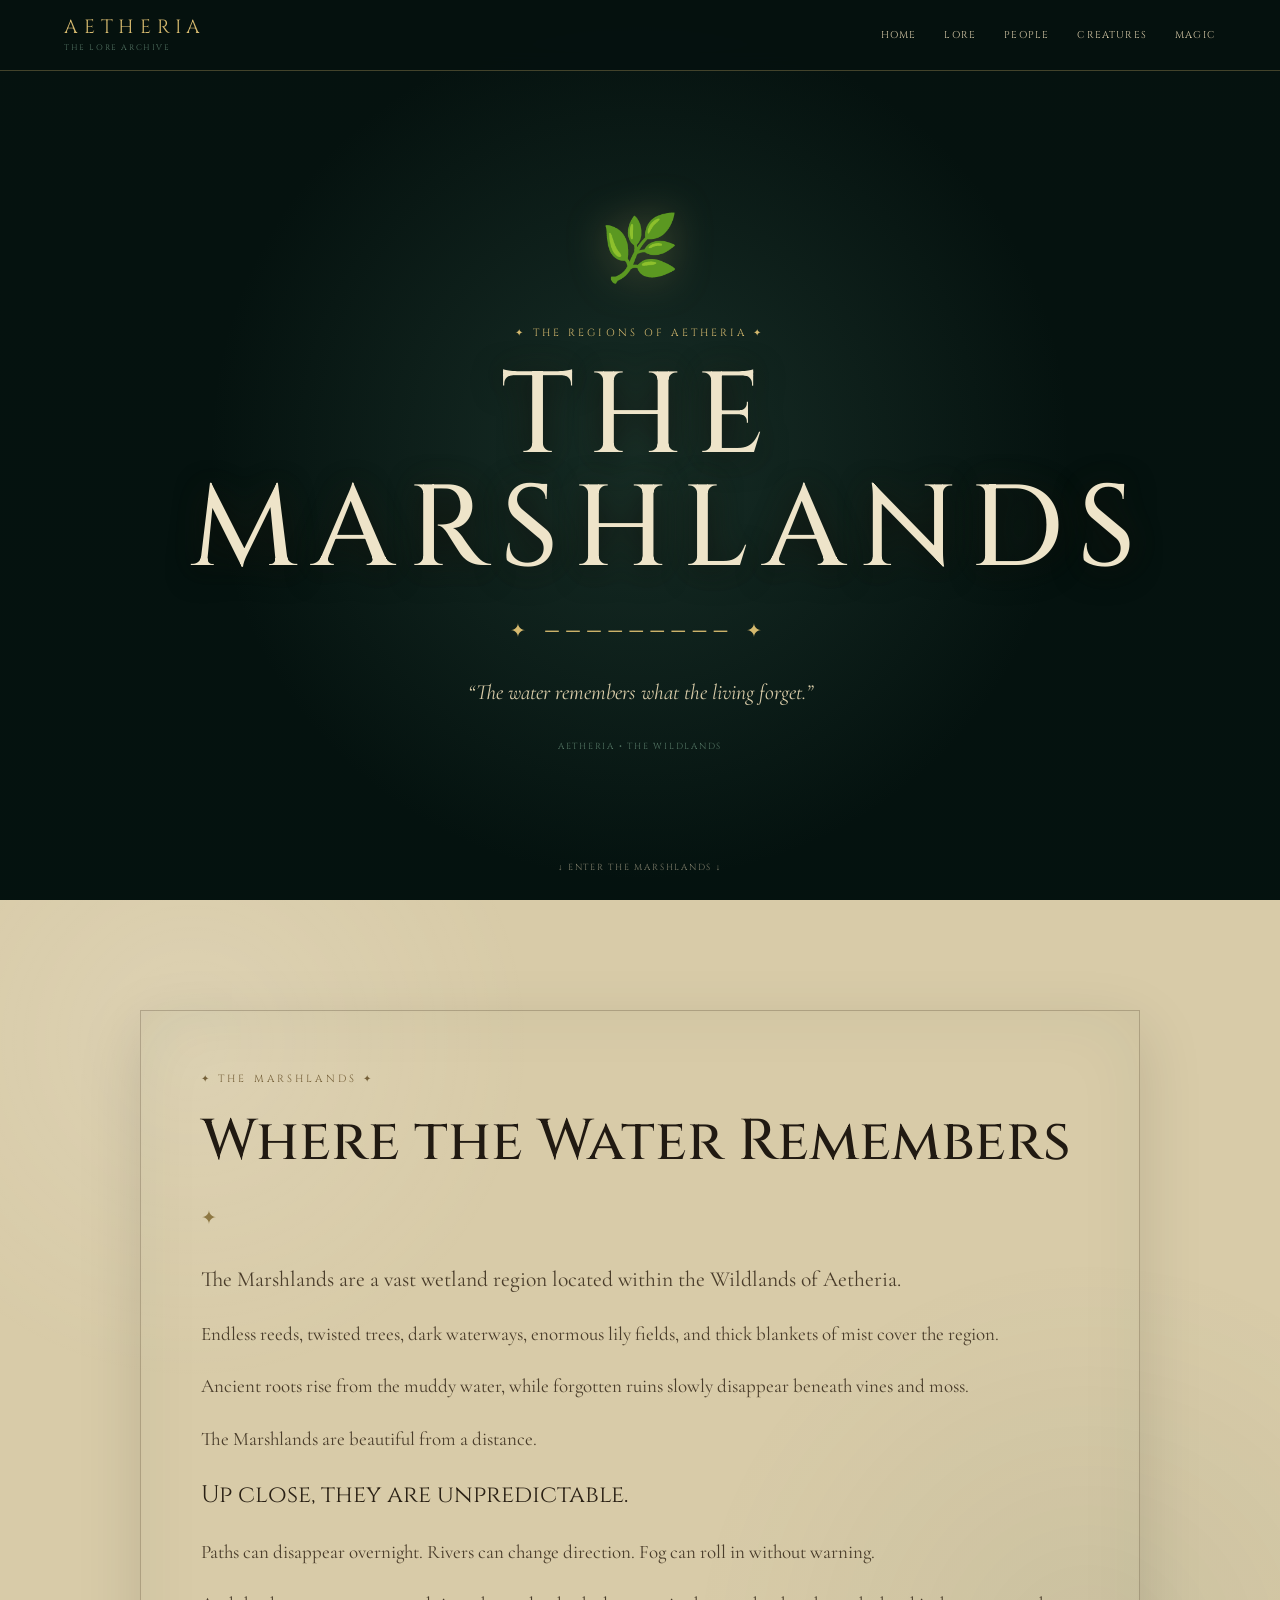
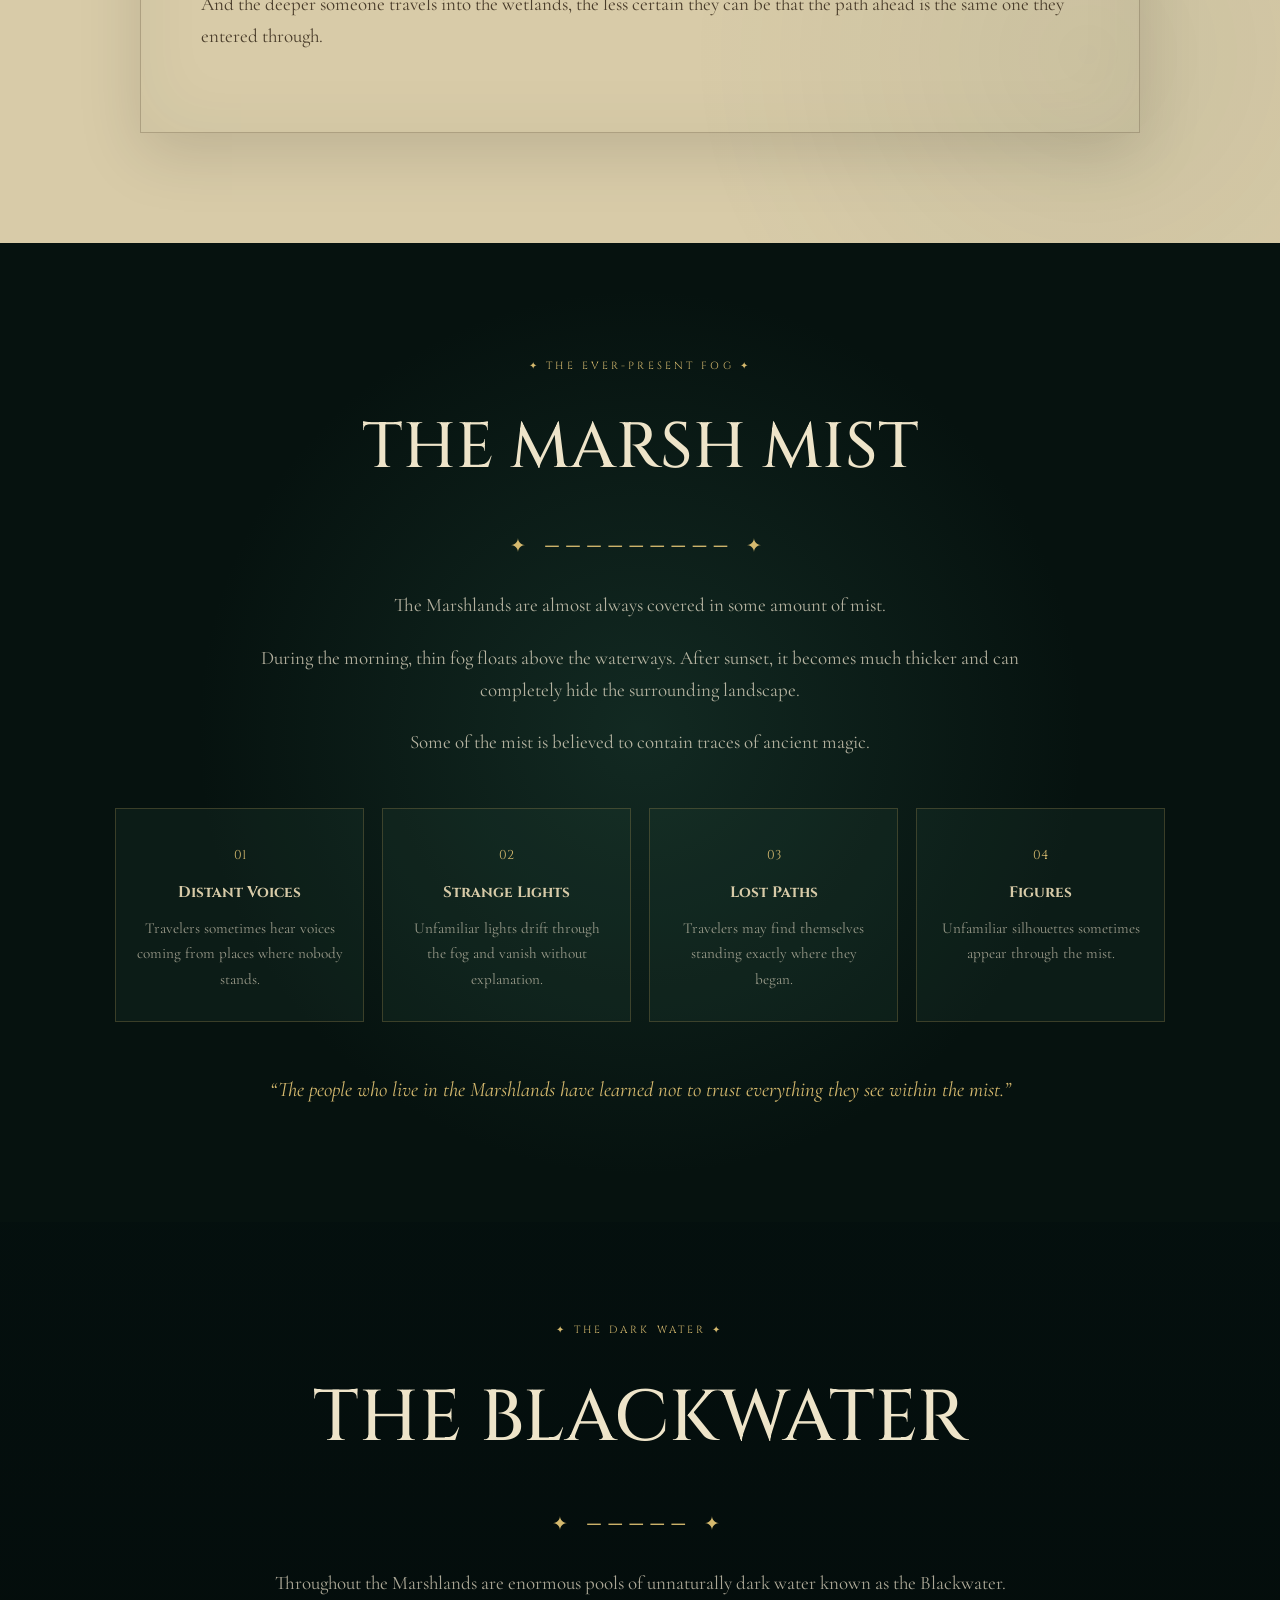
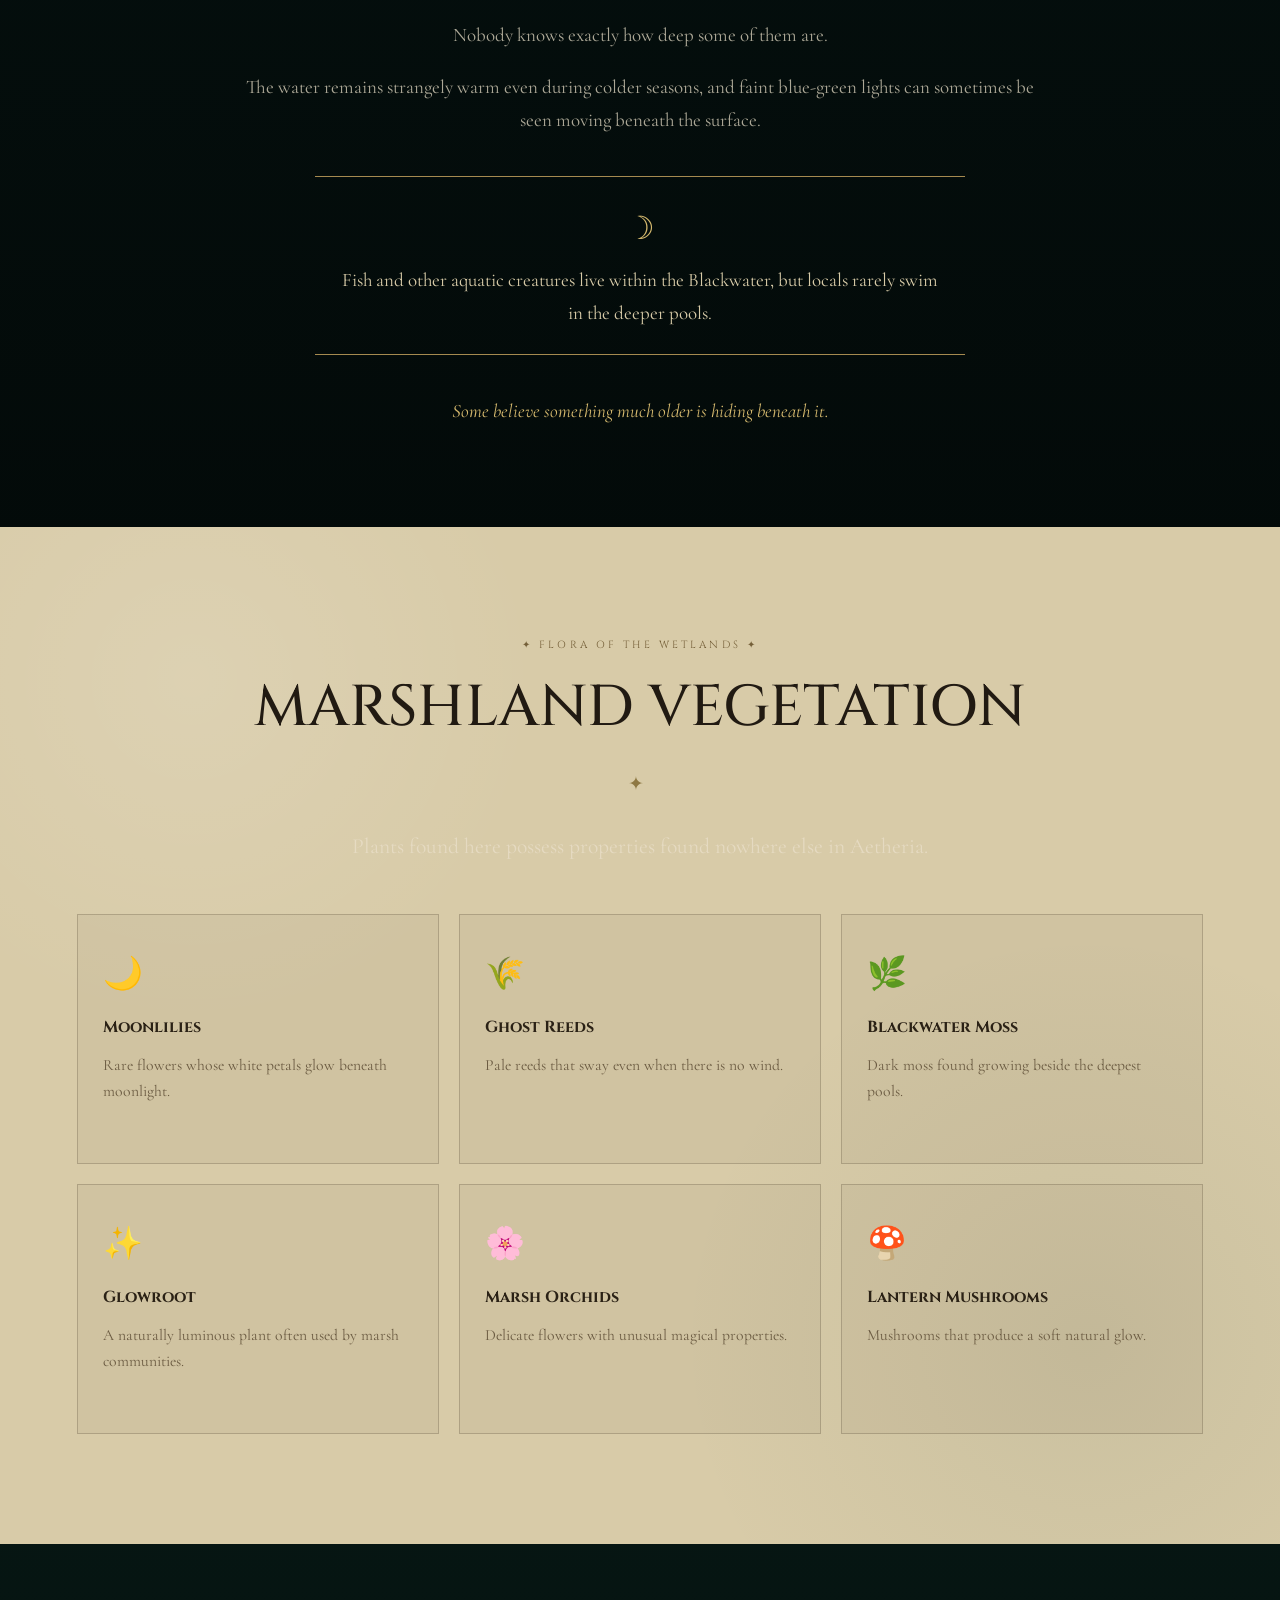
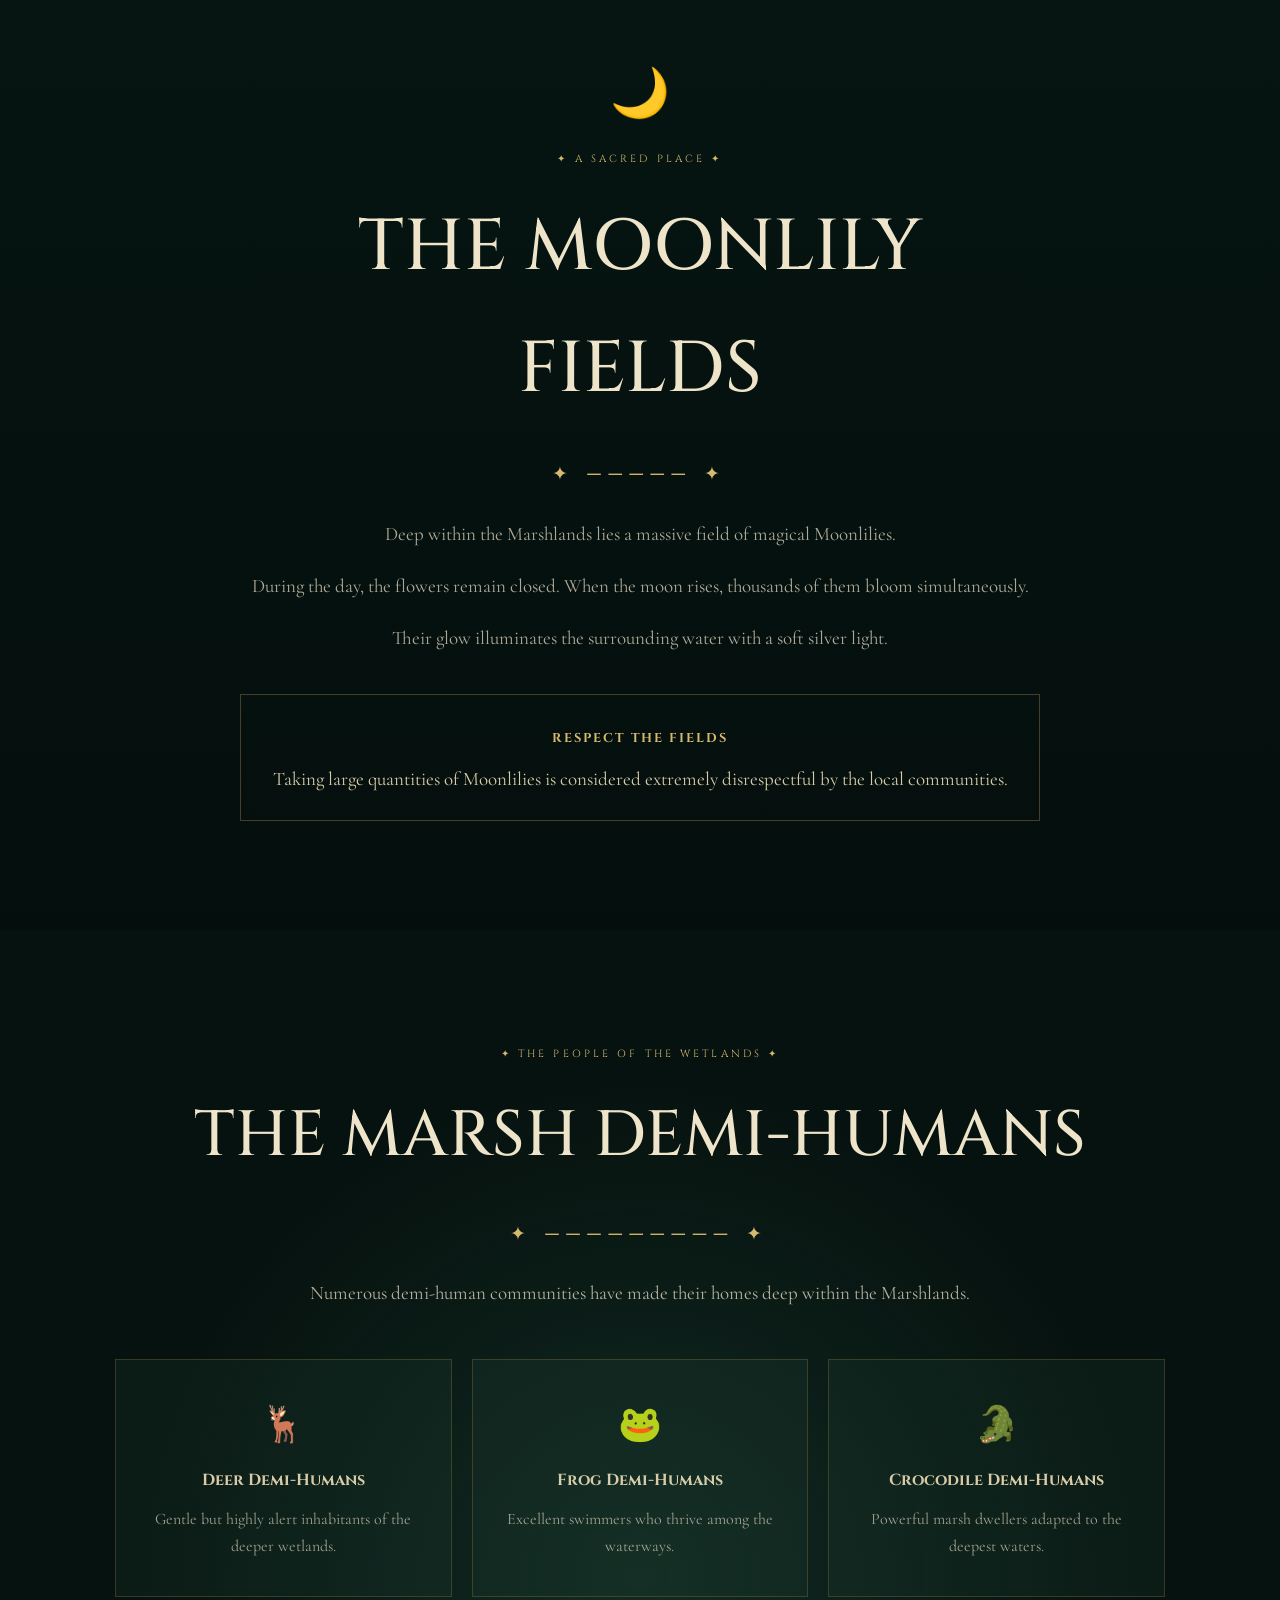
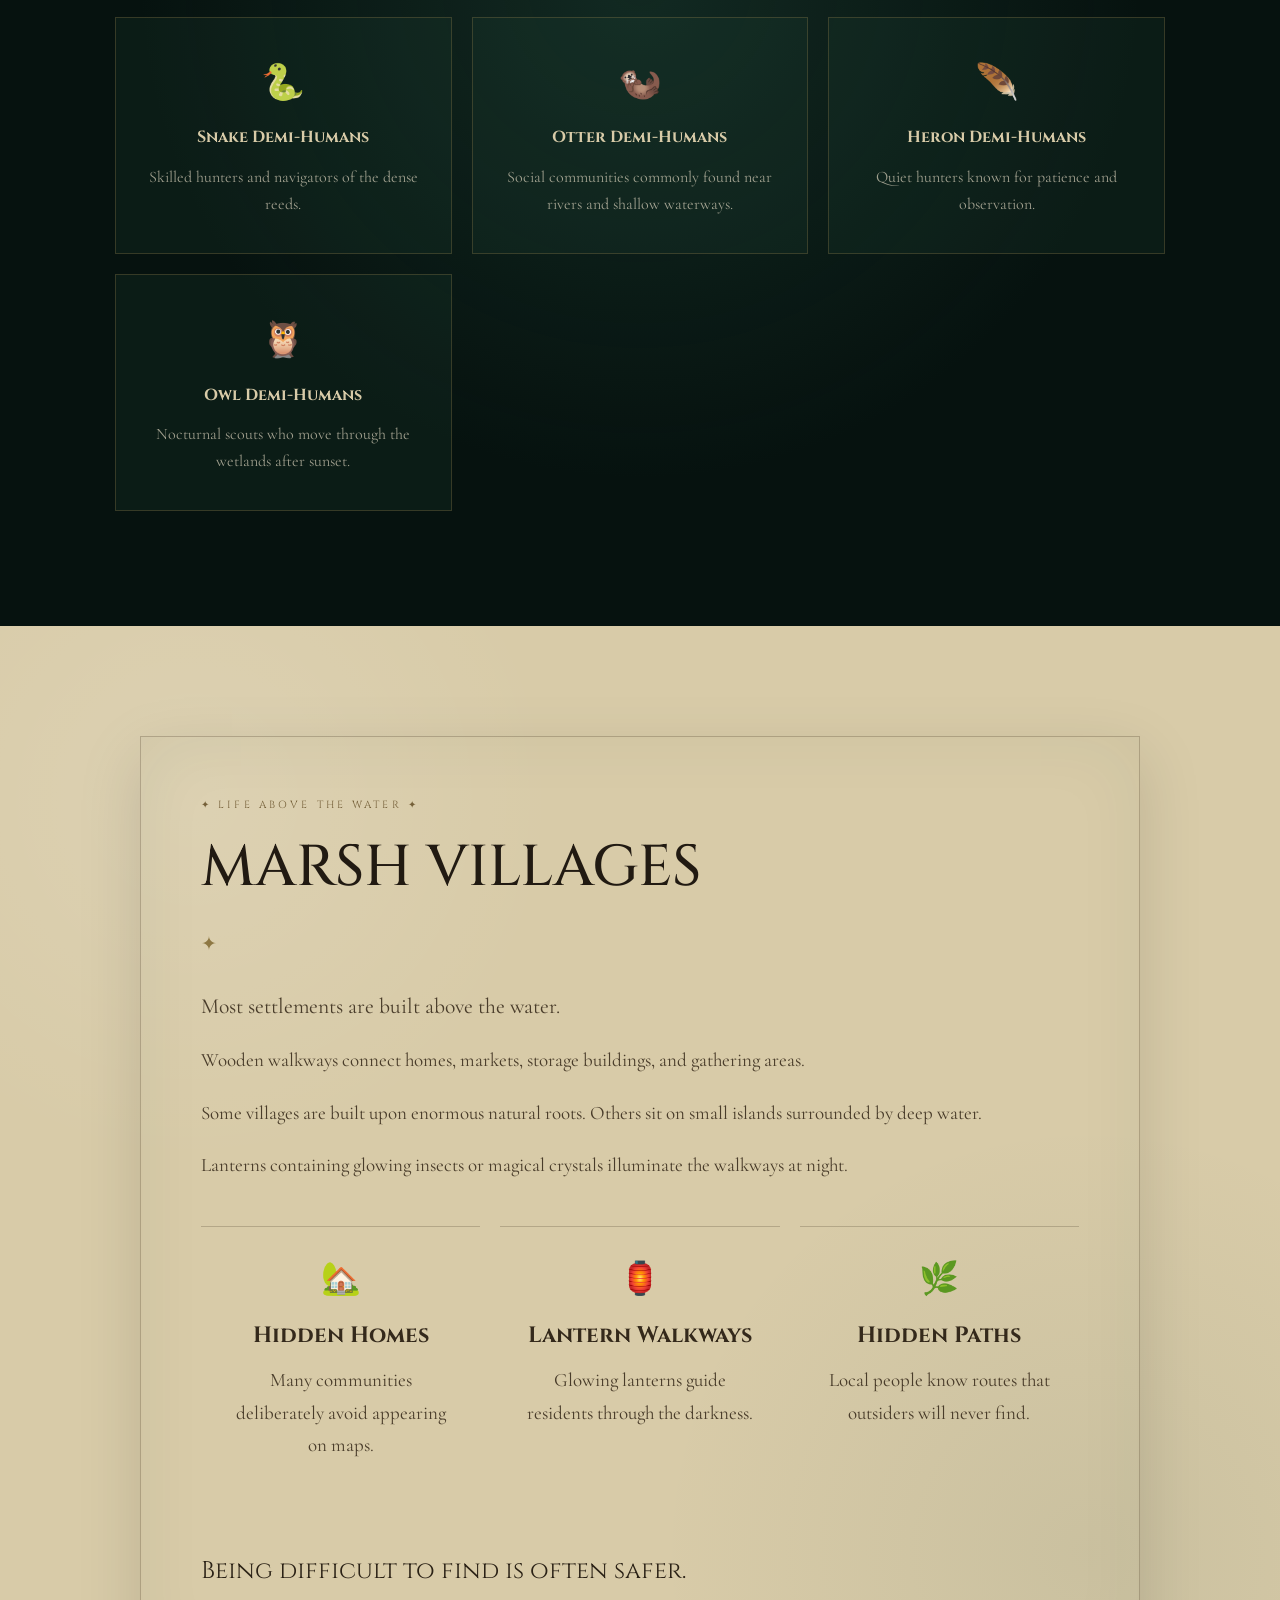
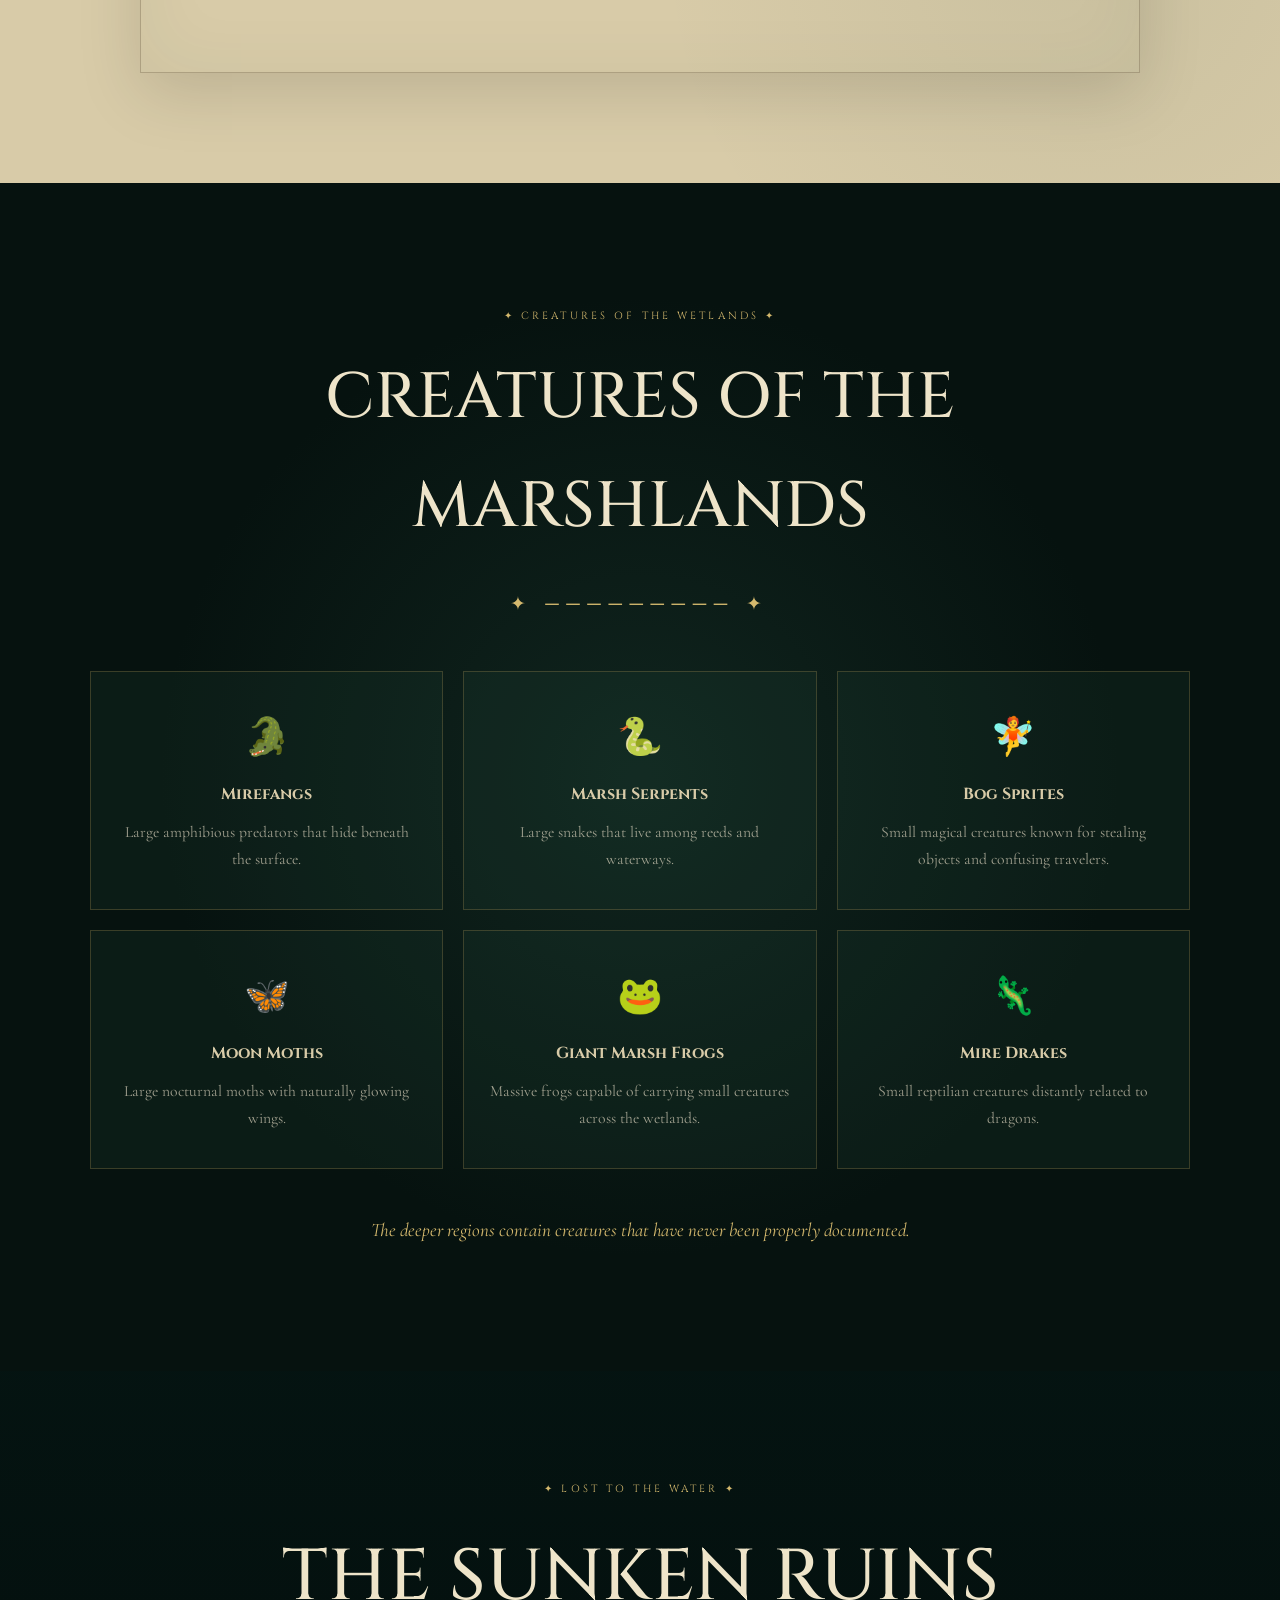
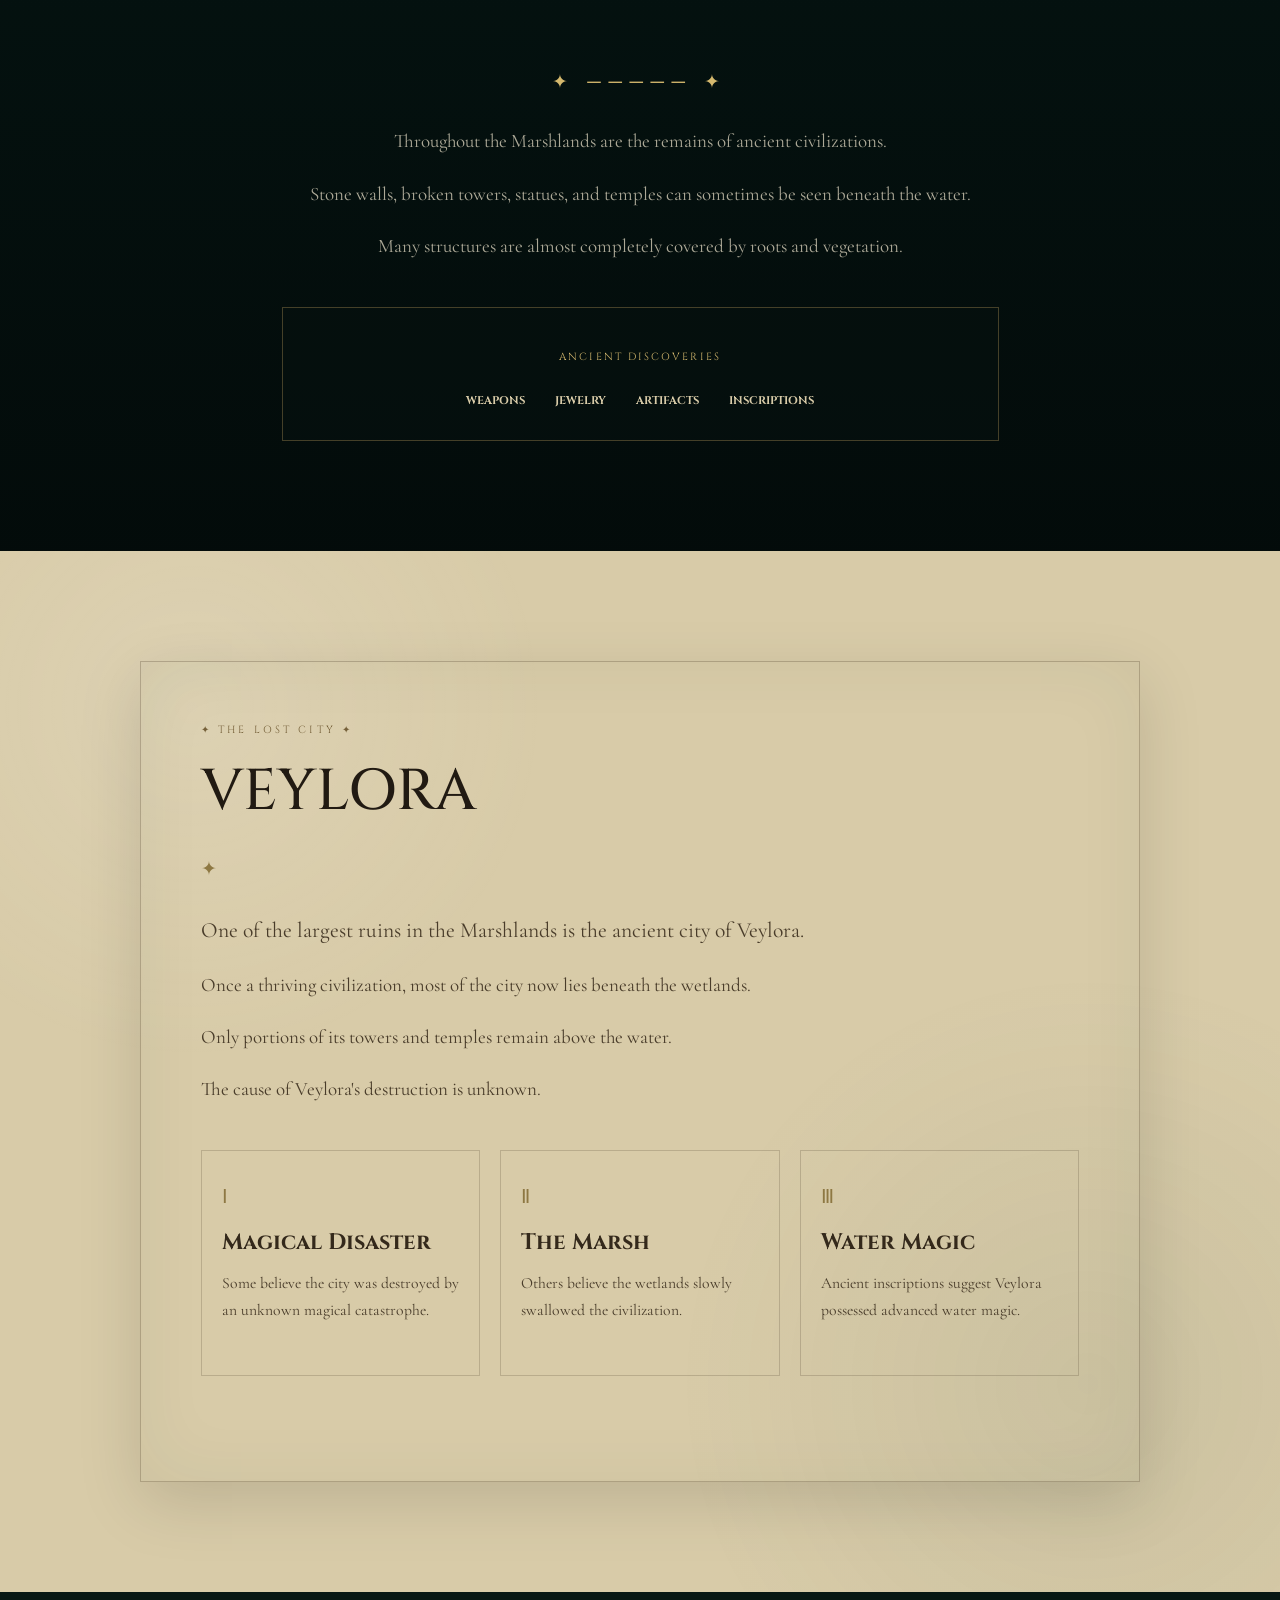
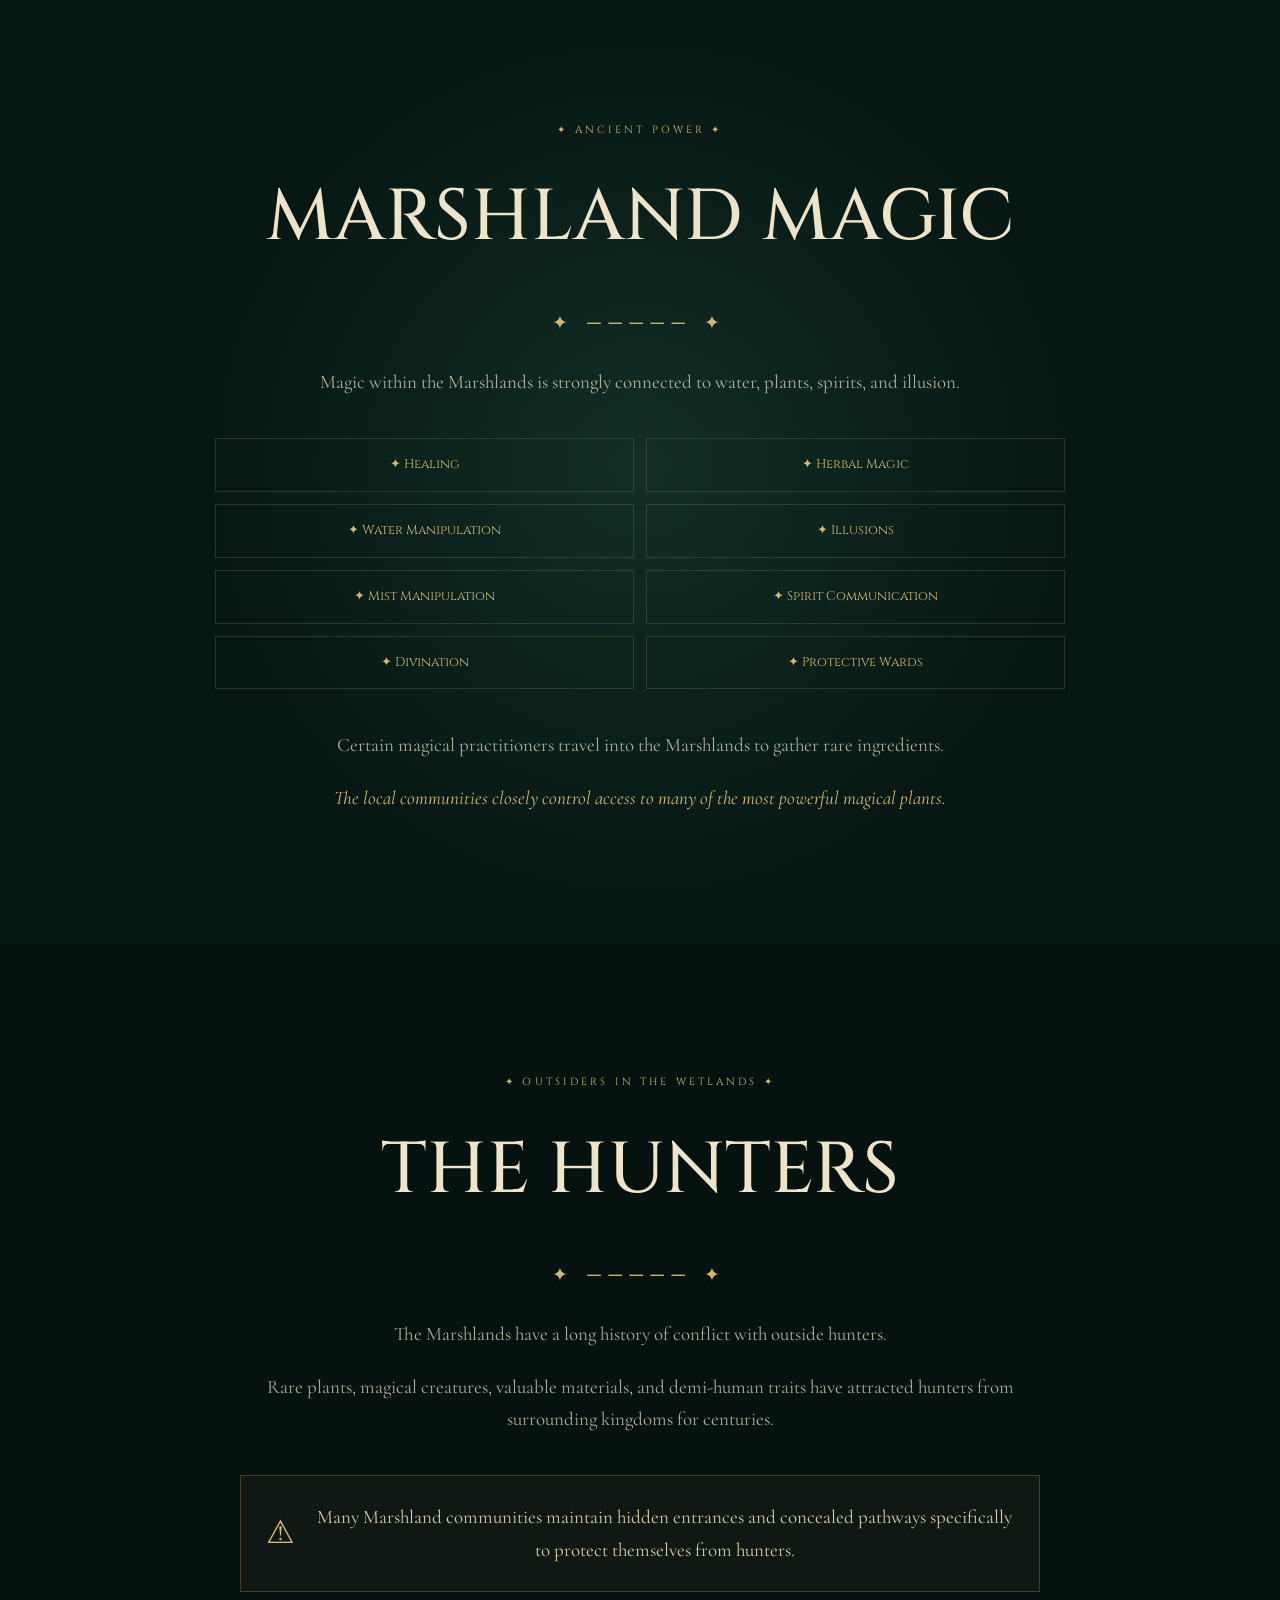
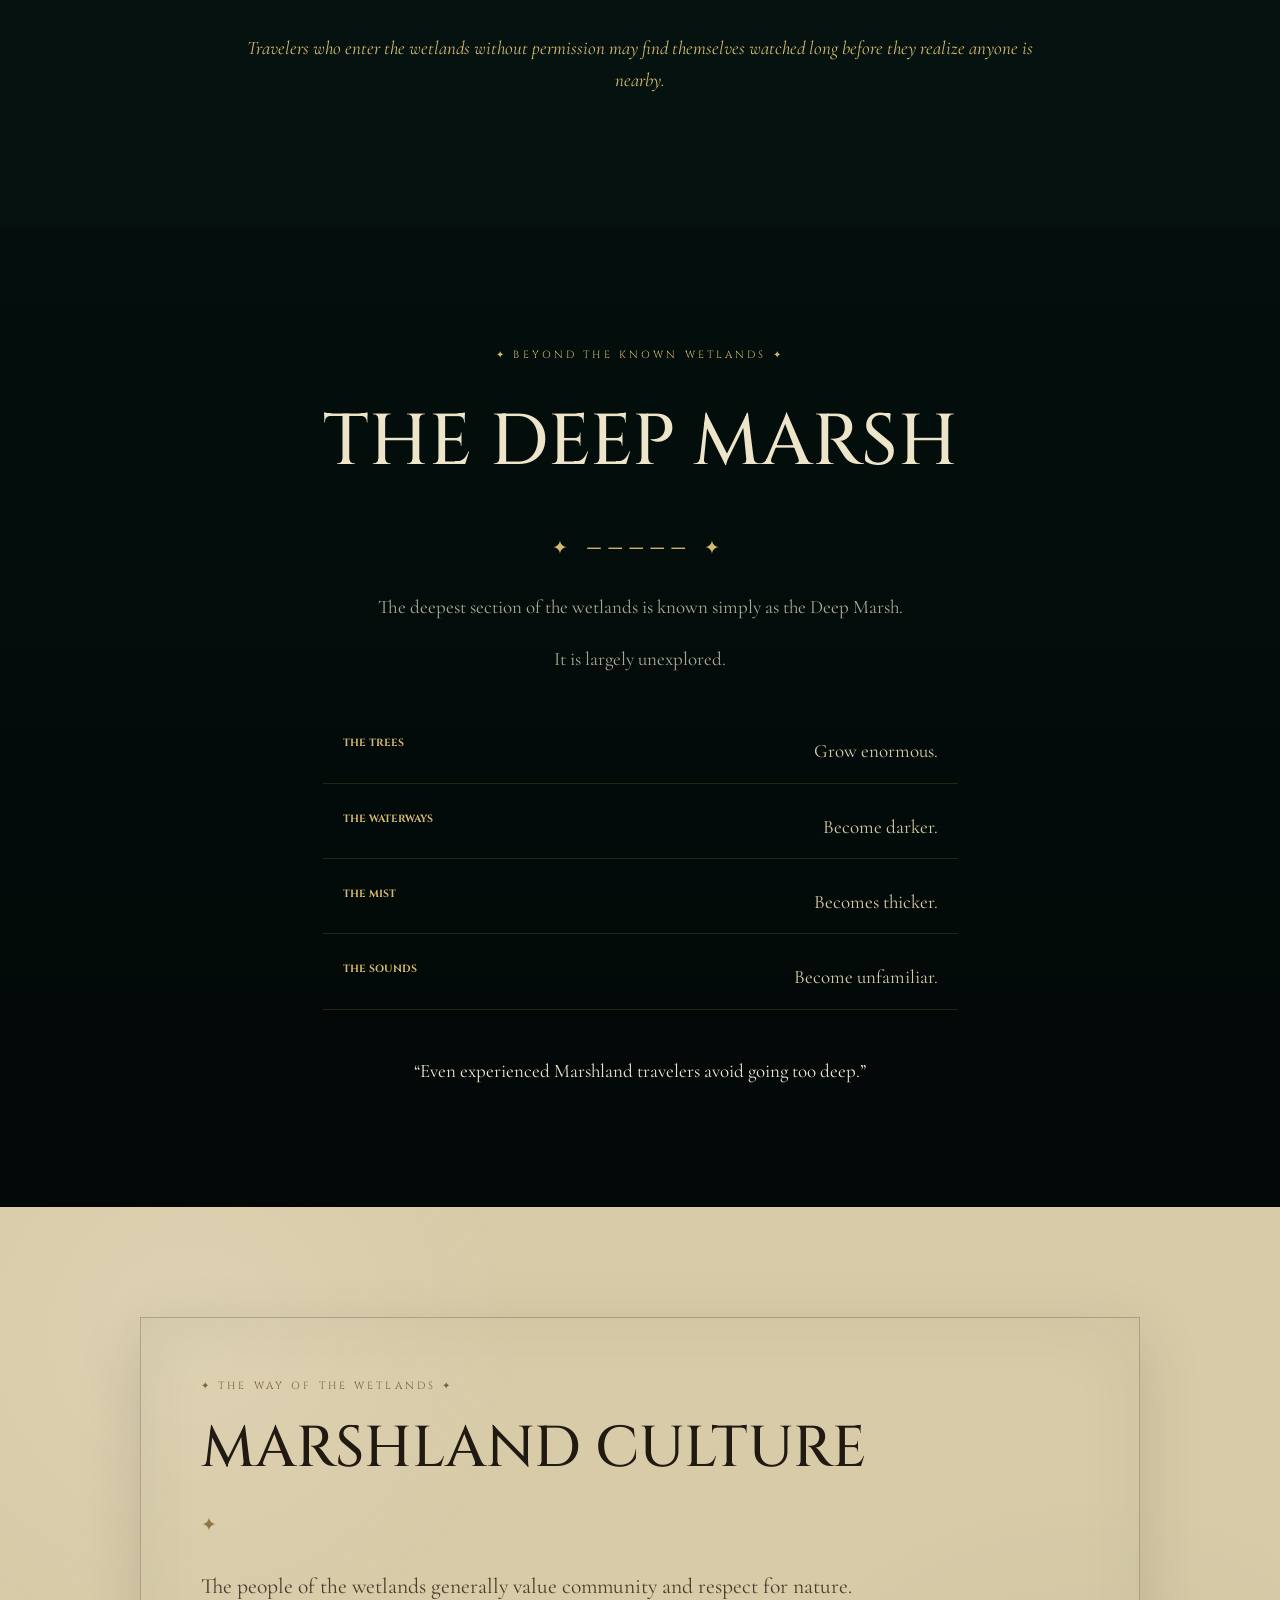
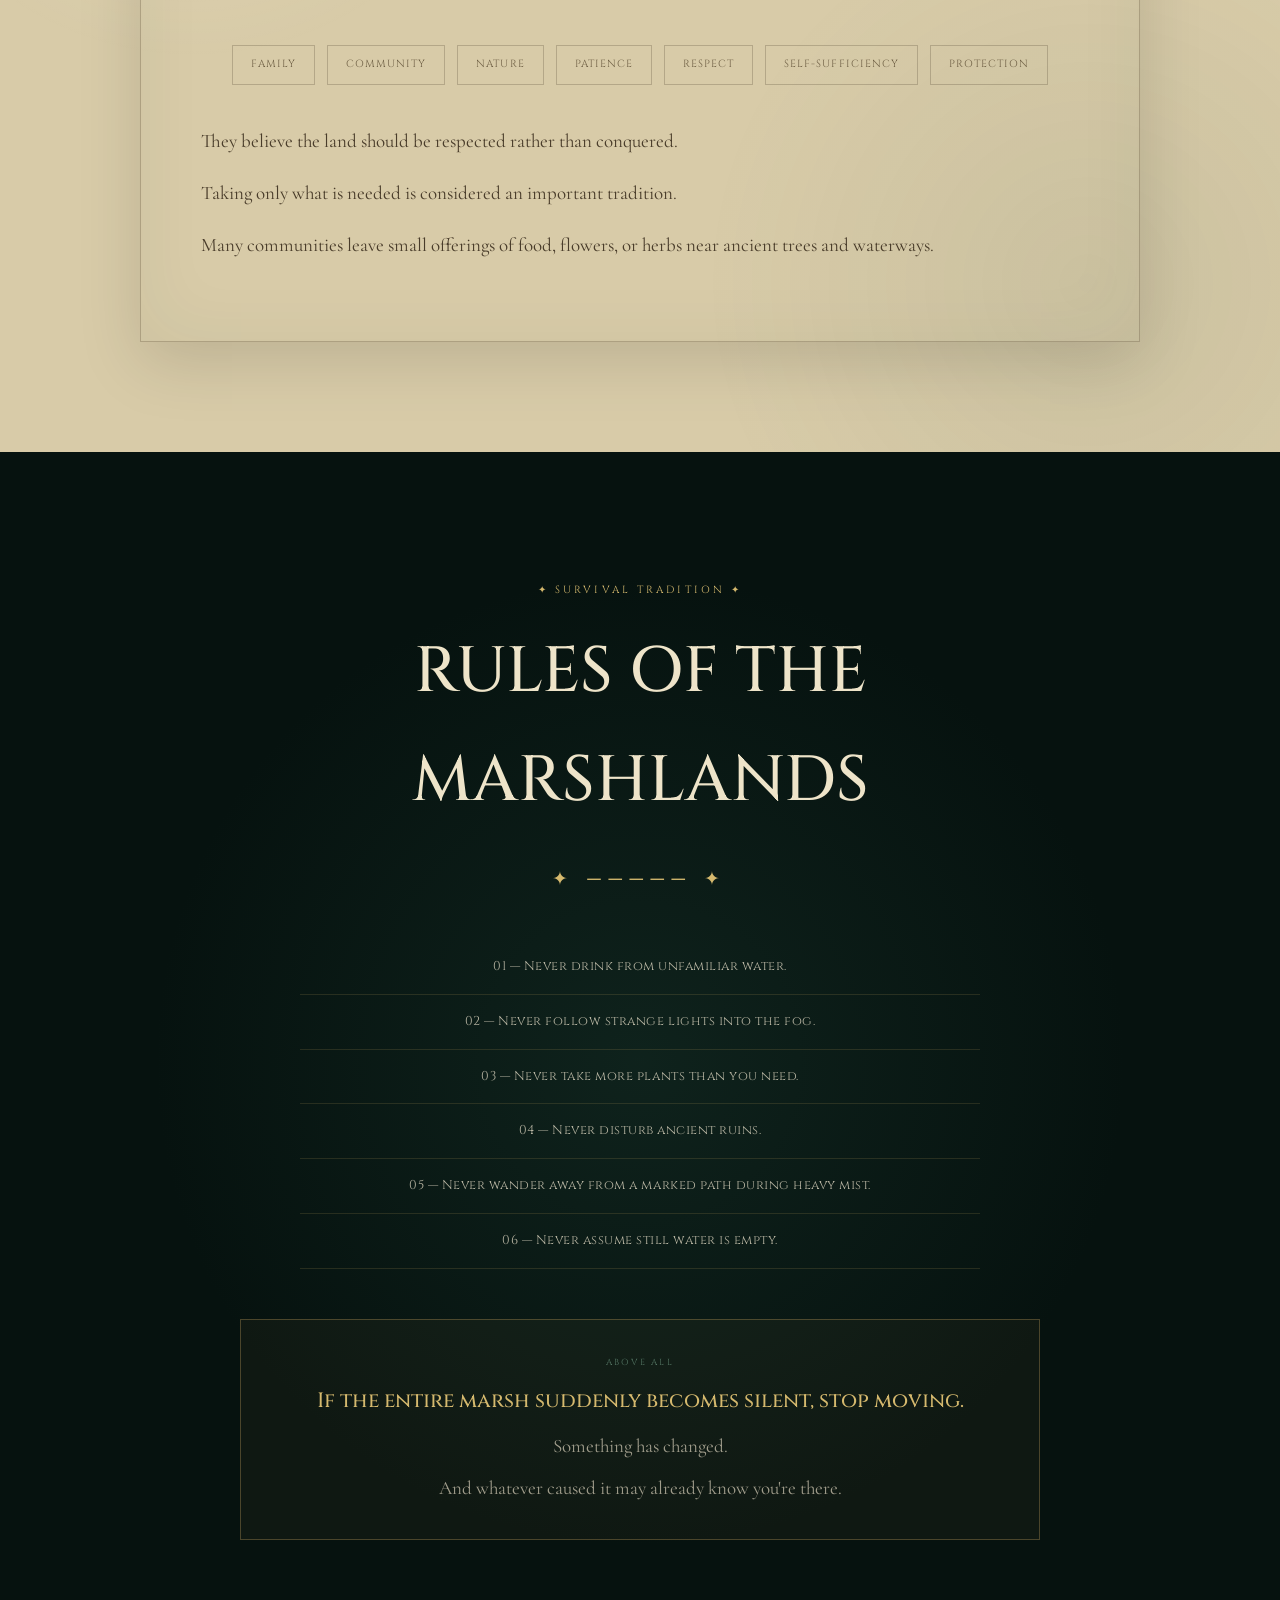
<file: marshlands.html>
<!DOCTYPE html>
<html lang="en">

<head>
  <meta charset="UTF-8">
  <meta name="viewport" content="width=device-width, initial-scale=1.0">

  <title>Aetheria — The Marshlands</title>

 <link rel="stylesheet" href="style.css">
 <link rel="stylesheet" href="marshlands.css">
</head>

<body>

<header class="site-header">

  <a href="#" class="brand">
    <span class="brand-name">AETHERIA</span>
    <span class="brand-subtitle">THE LORE ARCHIVE</span>
  </a>

  <nav class="nav">
    <a href="#">HOME</a>
    <a href="#overview">LORE</a>
    <a href="#people">PEOPLE</a>
    <a href="#creatures">CREATURES</a>
    <a href="#magic">MAGIC</a>
  </nav>

</header>


<main>

<!-- HERO -->

<section class="marsh-hero">

  <div class="hero-overlay"></div>

  <div class="hero-content">

    <div class="marsh-symbol">
      🌿
    </div>

    <p class="eyebrow">
      ✦ THE REGIONS OF AETHERIA ✦
    </p>

    <h1>
      THE<br>
      MARSHLANDS
    </h1>

    <div class="gold-rule">
      ✦ ───────── ✦
    </div>

    <p class="motto">
      “The water remembers what the living forget.”
    </p>

    <span class="location">
      AETHERIA • THE WILDLANDS
    </span>

  </div>

  <div class="scroll-hint">
    ↓ ENTER THE MARSHLANDS ↓
  </div>

</section>


<!-- INTRODUCTION -->

<section class="paper-section" id="overview">

  <div class="section-frame">

    <p class="eyebrow dark">
      ✦ THE MARSHLANDS ✦
    </p>

    <h2>
      Where the Water Remembers
    </h2>

    <div class="gold-rule dark-rule">
      ✦
    </div>

    <p class="lead">
      The Marshlands are a vast wetland region located
      within the Wildlands of Aetheria.
    </p>

    <p>
      Endless reeds, twisted trees, dark waterways,
      enormous lily fields, and thick blankets of mist
      cover the region.
    </p>

    <p>
      Ancient roots rise from the muddy water, while
      forgotten ruins slowly disappear beneath vines
      and moss.
    </p>

    <p>
      The Marshlands are beautiful from a distance.
    </p>

    <p class="emphasis">
      Up close, they are unpredictable.
    </p>

    <p>
      Paths can disappear overnight. Rivers can change
      direction. Fog can roll in without warning.
    </p>

    <p>
      And the deeper someone travels into the wetlands,
      the less certain they can be that the path ahead
      is the same one they entered through.
    </p>

  </div>

</section>


<!-- MARSH MIST -->

<section class="dark-lore">

  <div class="lore-container">

    <p class="eyebrow">
      ✦ THE EVER-PRESENT FOG ✦
    </p>

    <h2>
      THE MARSH MIST
    </h2>

    <div class="gold-rule">
      ✦ ───────── ✦
    </div>

    <p>
      The Marshlands are almost always covered in some
      amount of mist.
    </p>

    <p>
      During the morning, thin fog floats above the
      waterways. After sunset, it becomes much thicker
      and can completely hide the surrounding landscape.
    </p>

    <p>
      Some of the mist is believed to contain traces
      of ancient magic.
    </p>

    <div class="mist-grid">

      <div>
        <span>01</span>
        <h3>Distant Voices</h3>
        <p>Travelers sometimes hear voices coming from places where nobody stands.</p>
      </div>

      <div>
        <span>02</span>
        <h3>Strange Lights</h3>
        <p>Unfamiliar lights drift through the fog and vanish without explanation.</p>
      </div>

      <div>
        <span>03</span>
        <h3>Lost Paths</h3>
        <p>Travelers may find themselves standing exactly where they began.</p>
      </div>

      <div>
        <span>04</span>
        <h3>Figures</h3>
        <p>Unfamiliar silhouettes sometimes appear through the mist.</p>
      </div>

    </div>

    <blockquote>
      “The people who live in the Marshlands have learned
      not to trust everything they see within the mist.”
    </blockquote>

  </div>

</section>


<!-- BLACKWATER -->

<section class="blackwater">

  <div class="blackwater-content">

    <p class="eyebrow">
      ✦ THE DARK WATER ✦
    </p>

    <h2>
      THE BLACKWATER
    </h2>

    <div class="gold-rule">
      ✦ ───── ✦
    </div>

    <p>
      Throughout the Marshlands are enormous pools of
      unnaturally dark water known as the Blackwater.
    </p>

    <p>
      Nobody knows exactly how deep some of them are.
    </p>

    <p>
      The water remains strangely warm even during colder
      seasons, and faint blue-green lights can sometimes
      be seen moving beneath the surface.
    </p>

    <div class="water-warning">

      <span>☽</span>

      <p>
        Fish and other aquatic creatures live within the
        Blackwater, but locals rarely swim in the deeper pools.
      </p>

    </div>

    <p class="mystery">
      Some believe something much older is hiding beneath it.
    </p>

  </div>

</section>


<!-- VEGETATION -->

<section class="paper-section">

  <div class="section-heading">

    <p class="eyebrow dark">
      ✦ FLORA OF THE WETLANDS ✦
    </p>

    <h2>
      MARSHLAND VEGETATION
    </h2>

    <div class="gold-rule dark-rule">
      ✦
    </div>

    <p class="lead">
      Plants found here possess properties found nowhere
      else in Aetheria.
    </p>

  </div>


  <div class="plant-grid">

    <article class="plant-card">
      <span>🌙</span>
      <h3>Moonlilies</h3>
      <p>
        Rare flowers whose white petals glow beneath
        moonlight.
      </p>
    </article>

    <article class="plant-card">
      <span>🌾</span>
      <h3>Ghost Reeds</h3>
      <p>
        Pale reeds that sway even when there is no wind.
      </p>
    </article>

    <article class="plant-card">
      <span>🌿</span>
      <h3>Blackwater Moss</h3>
      <p>
        Dark moss found growing beside the deepest pools.
      </p>
    </article>

    <article class="plant-card">
      <span>✨</span>
      <h3>Glowroot</h3>
      <p>
        A naturally luminous plant often used by marsh
        communities.
      </p>
    </article>

    <article class="plant-card">
      <span>🌸</span>
      <h3>Marsh Orchids</h3>
      <p>
        Delicate flowers with unusual magical properties.
      </p>
    </article>

    <article class="plant-card">
      <span>🍄</span>
      <h3>Lantern Mushrooms</h3>
      <p>
        Mushrooms that produce a soft natural glow.
      </p>
    </article>

  </div>

</section>


<!-- MOONLILY -->

<section class="moonlily">

  <div class="moonlily-content">

    <span class="moon-icon">🌙</span>

    <p class="eyebrow">
      ✦ A SACRED PLACE ✦
    </p>

    <h2>
      THE MOONLILY FIELDS
    </h2>

    <div class="gold-rule">
      ✦ ───── ✦
    </div>

    <p>
      Deep within the Marshlands lies a massive field
      of magical Moonlilies.
    </p>

    <p>
      During the day, the flowers remain closed.
      When the moon rises, thousands of them bloom
      simultaneously.
    </p>

    <p>
      Their glow illuminates the surrounding water
      with a soft silver light.
    </p>

    <div class="moonlily-warning">
      <strong>RESPECT THE FIELDS</strong>

      <p>
        Taking large quantities of Moonlilies is considered
        extremely disrespectful by the local communities.
      </p>
    </div>

  </div>

</section>


<!-- PEOPLE -->

<section class="dark-lore" id="people">

  <div class="lore-container">

    <p class="eyebrow">
      ✦ THE PEOPLE OF THE WETLANDS ✦
    </p>

    <h2>
      THE MARSH DEMI-HUMANS
    </h2>

    <div class="gold-rule">
      ✦ ───────── ✦
    </div>

    <p>
      Numerous demi-human communities have made their
      homes deep within the Marshlands.
    </p>

    <div class="people-grid">

      <div class="people-card">
        <span>🦌</span>
        <h3>Deer Demi-Humans</h3>
        <p>
          Gentle but highly alert inhabitants of the
          deeper wetlands.
        </p>
      </div>

      <div class="people-card">
        <span>🐸</span>
        <h3>Frog Demi-Humans</h3>
        <p>
          Excellent swimmers who thrive among the waterways.
        </p>
      </div>

      <div class="people-card">
        <span>🐊</span>
        <h3>Crocodile Demi-Humans</h3>
        <p>
          Powerful marsh dwellers adapted to the deepest waters.
        </p>
      </div>

      <div class="people-card">
        <span>🐍</span>
        <h3>Snake Demi-Humans</h3>
        <p>
          Skilled hunters and navigators of the dense reeds.
        </p>
      </div>

      <div class="people-card">
        <span>🦦</span>
        <h3>Otter Demi-Humans</h3>
        <p>
          Social communities commonly found near rivers
          and shallow waterways.
        </p>
      </div>

      <div class="people-card">
        <span>🪶</span>
        <h3>Heron Demi-Humans</h3>
        <p>
          Quiet hunters known for patience and observation.
        </p>
      </div>

      <div class="people-card">
        <span>🦉</span>
        <h3>Owl Demi-Humans</h3>
        <p>
          Nocturnal scouts who move through the wetlands
          after sunset.
        </p>
      </div>

    </div>

  </div>

</section>


<!-- VILLAGES -->

<section class="paper-section">

  <div class="section-frame">

    <p class="eyebrow dark">
      ✦ LIFE ABOVE THE WATER ✦
    </p>

    <h2>
      MARSH VILLAGES
    </h2>

    <div class="gold-rule dark-rule">
      ✦
    </div>

    <p class="lead">
      Most settlements are built above the water.
    </p>

    <p>
      Wooden walkways connect homes, markets, storage
      buildings, and gathering areas.
    </p>

    <p>
      Some villages are built upon enormous natural roots.
      Others sit on small islands surrounded by deep water.
    </p>

    <p>
      Lanterns containing glowing insects or magical
      crystals illuminate the walkways at night.
    </p>

    <div class="village-features">

      <div>
        <span>🏡</span>
        <h3>Hidden Homes</h3>
        <p>
          Many communities deliberately avoid appearing
          on maps.
        </p>
      </div>

      <div>
        <span>🏮</span>
        <h3>Lantern Walkways</h3>
        <p>
          Glowing lanterns guide residents through the
          darkness.
        </p>
      </div>

      <div>
        <span>🌿</span>
        <h3>Hidden Paths</h3>
        <p>
          Local people know routes that outsiders will
          never find.
        </p>
      </div>

    </div>

    <p class="emphasis">
      Being difficult to find is often safer.
    </p>

  </div>

</section>


<!-- CREATURES -->

<section class="creatures" id="creatures">

  <div class="creatures-content">

    <p class="eyebrow">
      ✦ CREATURES OF THE WETLANDS ✦
    </p>

    <h2>
      CREATURES OF THE MARSHLANDS
    </h2>

    <div class="gold-rule">
      ✦ ───────── ✦
    </div>

    <div class="creature-grid">

      <div class="creature-card">
        <span>🐊</span>
        <h3>Mirefangs</h3>
        <p>
          Large amphibious predators that hide beneath
          the surface.
        </p>
      </div>

      <div class="creature-card">
        <span>🐍</span>
        <h3>Marsh Serpents</h3>
        <p>
          Large snakes that live among reeds and waterways.
        </p>
      </div>

      <div class="creature-card">
        <span>🧚</span>
        <h3>Bog Sprites</h3>
        <p>
          Small magical creatures known for stealing
          objects and confusing travelers.
        </p>
      </div>

      <div class="creature-card">
        <span>🦋</span>
        <h3>Moon Moths</h3>
        <p>
          Large nocturnal moths with naturally glowing wings.
        </p>
      </div>

      <div class="creature-card">
        <span>🐸</span>
        <h3>Giant Marsh Frogs</h3>
        <p>
          Massive frogs capable of carrying small creatures
          across the wetlands.
        </p>
      </div>

      <div class="creature-card">
        <span>🦎</span>
        <h3>Mire Drakes</h3>
        <p>
          Small reptilian creatures distantly related to dragons.
        </p>
      </div>

    </div>

    <p class="creature-ending">
      The deeper regions contain creatures that have
      never been properly documented.
    </p>

  </div>

</section>


<!-- SUNKEN RUINS -->

<section class="sunken-ruins">

  <div class="ruins-content">

    <p class="eyebrow">
      ✦ LOST TO THE WATER ✦
    </p>

    <h2>
      THE SUNKEN RUINS
    </h2>

    <div class="gold-rule">
      ✦ ───── ✦
    </div>

    <p>
      Throughout the Marshlands are the remains of
      ancient civilizations.
    </p>

    <p>
      Stone walls, broken towers, statues, and temples
      can sometimes be seen beneath the water.
    </p>

    <p>
      Many structures are almost completely covered
      by roots and vegetation.
    </p>

    <div class="ruin-box">

      <span>ANCIENT DISCOVERIES</span>

      <div>
        <strong>WEAPONS</strong>
        <strong>JEWELRY</strong>
        <strong>ARTIFACTS</strong>
        <strong>INSCRIPTIONS</strong>
      </div>

    </div>

  </div>

</section>


<!-- VEYLORA -->

<section class="paper-section">

  <div class="section-frame">

    <p class="eyebrow dark">
      ✦ THE LOST CITY ✦
    </p>

    <h2>
      VEYLORA
    </h2>

    <div class="gold-rule dark-rule">
      ✦
    </div>

    <p class="lead">
      One of the largest ruins in the Marshlands is the
      ancient city of Veylora.
    </p>

    <p>
      Once a thriving civilization, most of the city now
      lies beneath the wetlands.
    </p>

    <p>
      Only portions of its towers and temples remain
      above the water.
    </p>

    <p>
      The cause of Veylora's destruction is unknown.
    </p>

    <div class="theories">

      <div>
        <span>Ⅰ</span>
        <h3>Magical Disaster</h3>
        <p>
          Some believe the city was destroyed by an
          unknown magical catastrophe.
        </p>
      </div>

      <div>
        <span>Ⅱ</span>
        <h3>The Marsh</h3>
        <p>
          Others believe the wetlands slowly swallowed
          the civilization.
        </p>
      </div>

      <div>
        <span>Ⅲ</span>
        <h3>Water Magic</h3>
        <p>
          Ancient inscriptions suggest Veylora possessed
          advanced water magic.
        </p>
      </div>

    </div>

  </div>

</section>


<!-- MAGIC -->

<section class="marsh-magic" id="magic">

  <div class="magic-content">

    <p class="eyebrow">
      ✦ ANCIENT POWER ✦
    </p>

    <h2>
      MARSHLAND MAGIC
    </h2>

    <div class="gold-rule">
      ✦ ───── ✦
    </div>

    <p>
      Magic within the Marshlands is strongly connected
      to water, plants, spirits, and illusion.
    </p>

    <div class="magic-list">

      <div>✦ Healing</div>
      <div>✦ Herbal Magic</div>
      <div>✦ Water Manipulation</div>
      <div>✦ Illusions</div>
      <div>✦ Mist Manipulation</div>
      <div>✦ Spirit Communication</div>
      <div>✦ Divination</div>
      <div>✦ Protective Wards</div>

    </div>

    <p>
      Certain magical practitioners travel into the
      Marshlands to gather rare ingredients.
    </p>

    <p class="mystery">
      The local communities closely control access to
      many of the most powerful magical plants.
    </p>

  </div>

</section>


<!-- HUNTERS -->

<section class="hunters">

  <div class="hunters-content">

    <p class="eyebrow">
      ✦ OUTSIDERS IN THE WETLANDS ✦
    </p>

    <h2>
      THE HUNTERS
    </h2>

    <div class="gold-rule">
      ✦ ───── ✦
    </div>

    <p>
      The Marshlands have a long history of conflict
      with outside hunters.
    </p>

    <p>
      Rare plants, magical creatures, valuable materials,
      and demi-human traits have attracted hunters from
      surrounding kingdoms for centuries.
    </p>

    <div class="hunter-warning">

      <span>⚠</span>

      <p>
        Many Marshland communities maintain hidden entrances
        and concealed pathways specifically to protect
        themselves from hunters.
      </p>

    </div>

    <p class="final-warning">
      Travelers who enter the wetlands without permission
      may find themselves watched long before they realize
      anyone is nearby.
    </p>

  </div>

</section>


<!-- DEEP MARSH -->

<section class="deep-marsh">

  <div class="deep-content">

    <p class="eyebrow">
      ✦ BEYOND THE KNOWN WETLANDS ✦
    </p>

    <h2>
      THE DEEP MARSH
    </h2>

    <div class="gold-rule">
      ✦ ───── ✦
    </div>

    <p>
      The deepest section of the wetlands is known simply
      as the Deep Marsh.
    </p>

    <p>
      It is largely unexplored.
    </p>

    <div class="deep-facts">

      <div>
        <strong>THE TREES</strong>
        <span>Grow enormous.</span>
      </div>

      <div>
        <strong>THE WATERWAYS</strong>
        <span>Become darker.</span>
      </div>

      <div>
        <strong>THE MIST</strong>
        <span>Becomes thicker.</span>
      </div>

      <div>
        <strong>THE SOUNDS</strong>
        <span>Become unfamiliar.</span>
      </div>

    </div>

    <blockquote>
      “Even experienced Marshland travelers avoid
      going too deep.”
    </blockquote>

  </div>

</section>


<!-- CULTURE -->

<section class="paper-section">

  <div class="section-frame">

    <p class="eyebrow dark">
      ✦ THE WAY OF THE WETLANDS ✦
    </p>

    <h2>
      MARSHLAND CULTURE
    </h2>

    <div class="gold-rule dark-rule">
      ✦
    </div>

    <p class="lead">
      The people of the wetlands generally value
      community and respect for nature.
    </p>

    <div class="values">

      <span>FAMILY</span>
      <span>COMMUNITY</span>
      <span>NATURE</span>
      <span>PATIENCE</span>
      <span>RESPECT</span>
      <span>SELF-SUFFICIENCY</span>
      <span>PROTECTION</span>

    </div>

    <p>
      They believe the land should be respected rather
      than conquered.
    </p>

    <p>
      Taking only what is needed is considered an
      important tradition.
    </p>

    <p>
      Many communities leave small offerings of food,
      flowers, or herbs near ancient trees and waterways.
    </p>

  </div>

</section>


<!-- RULES -->

<section class="marsh-rules">

  <div class="rules-content">

    <p class="eyebrow">
      ✦ SURVIVAL TRADITION ✦
    </p>

    <h2>
      RULES OF THE MARSHLANDS
    </h2>

    <div class="gold-rule">
      ✦ ───── ✦
    </div>

    <div class="rules">

      <p>01 — Never drink from unfamiliar water.</p>

      <p>02 — Never follow strange lights into the fog.</p>

      <p>03 — Never take more plants than you need.</p>

      <p>04 — Never disturb ancient ruins.</p>

      <p>05 — Never wander away from a marked path during heavy mist.</p>

      <p>06 — Never assume still water is empty.</p>

    </div>

    <div class="silence-warning">

      <span>ABOVE ALL</span>

      <strong>
        If the entire marsh suddenly becomes silent,
        stop moving.
      </strong>

      <p>
        Something has changed.
      </p>

      <p>
        And whatever caused it may already know you're there.
      </p>

    </div>

  </div>

</section>


<!-- END -->

<section class="marsh-ending">

  <div class="ending-content">

    <div class="final-symbol">
      🌿
    </div>

    <p>
      Because in Aetheria…
    </p>

    <h2>
      The Marshlands<br>
      remember everything.
    </h2>

    <div class="gold-rule">
      ✦ ───── ✦
    </div>

    <p>
      Beneath the mist, beneath the roots,
      beneath the dark water…
    </p>

    <h3>
      Something ancient is still listening.
    </h3>

    <div class="final-symbol">
      🌿 ✦ 🌙 ✦ 🌫️
    </div>

  </div>

</section>

</main>


<footer>

  <div>
    ❧ ✦ ❧
  </div>

  <h2>
    AETHERIA
  </h2>

  <p>
    THE LORE ARCHIVE
  </p>

  <small>
    ✦ THE WATER REMEMBERS ✦
  </small>

</footer>

</body>
</html>
</file>
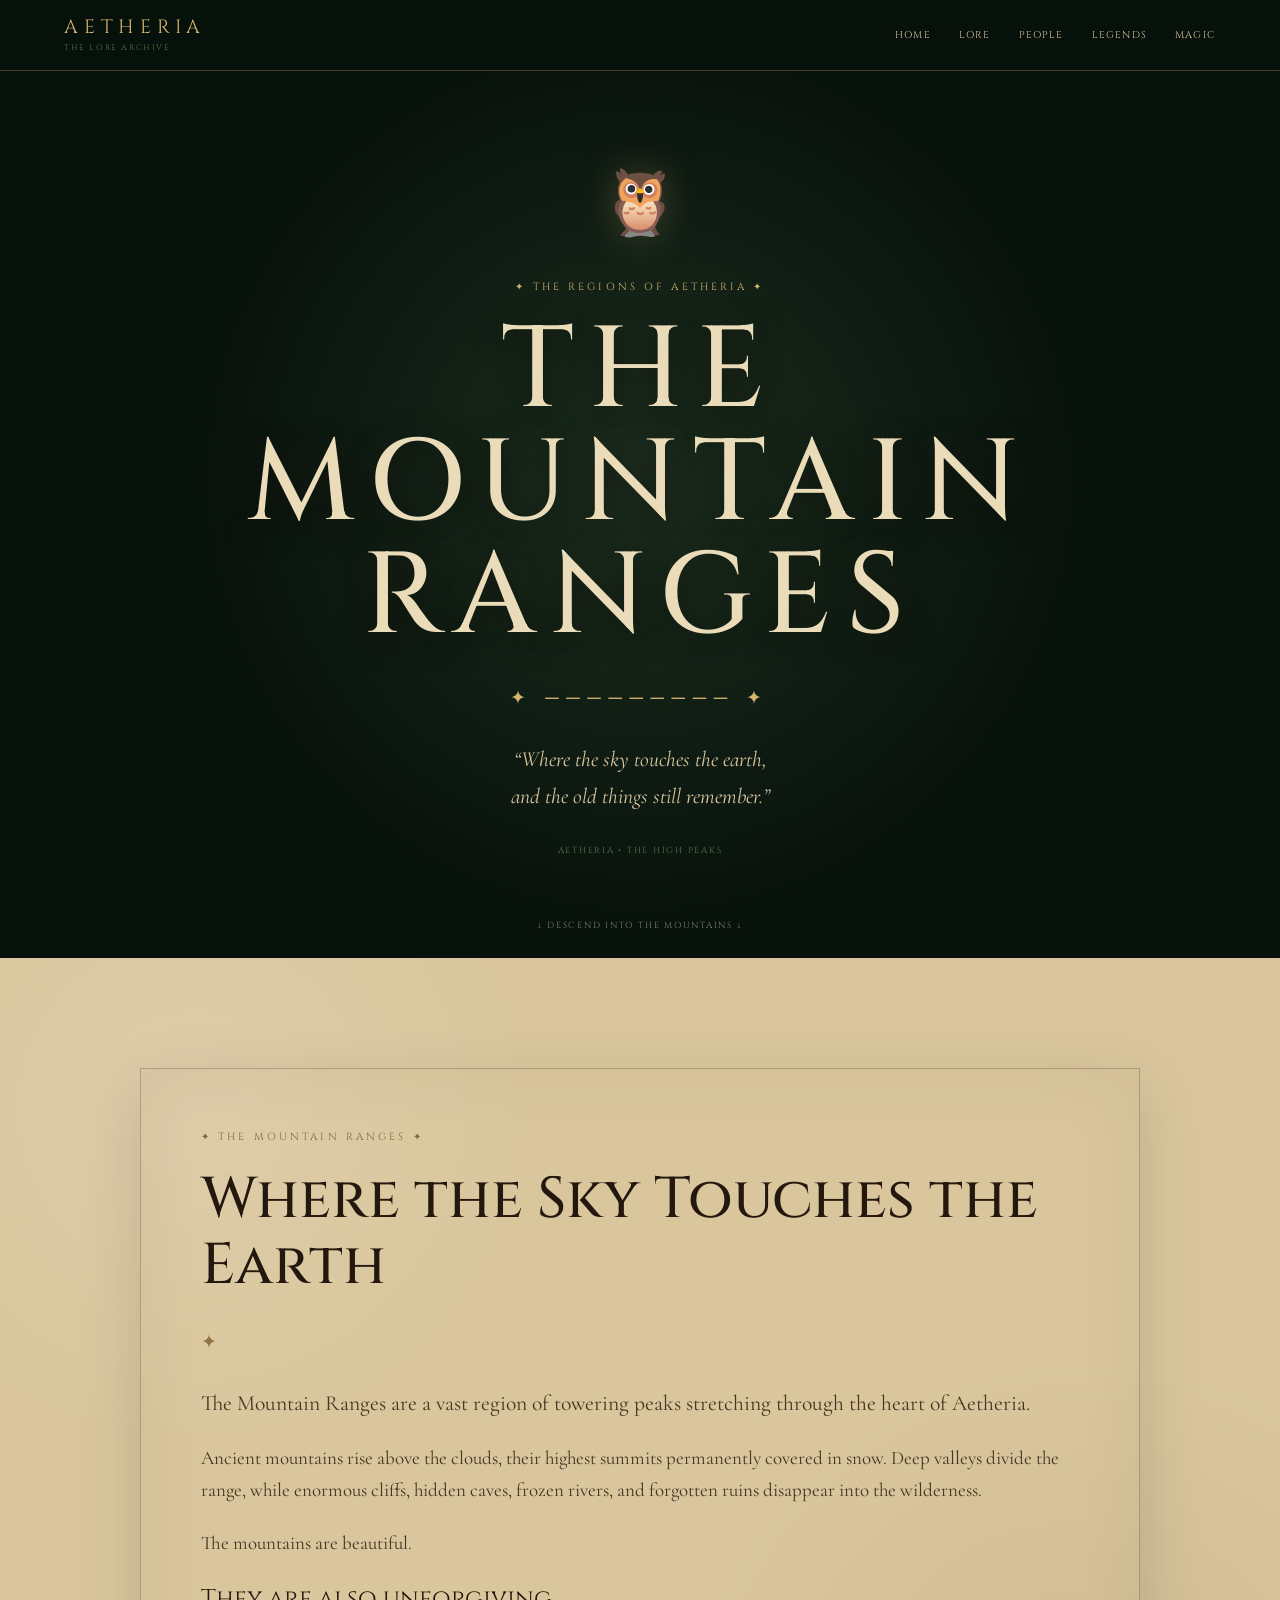
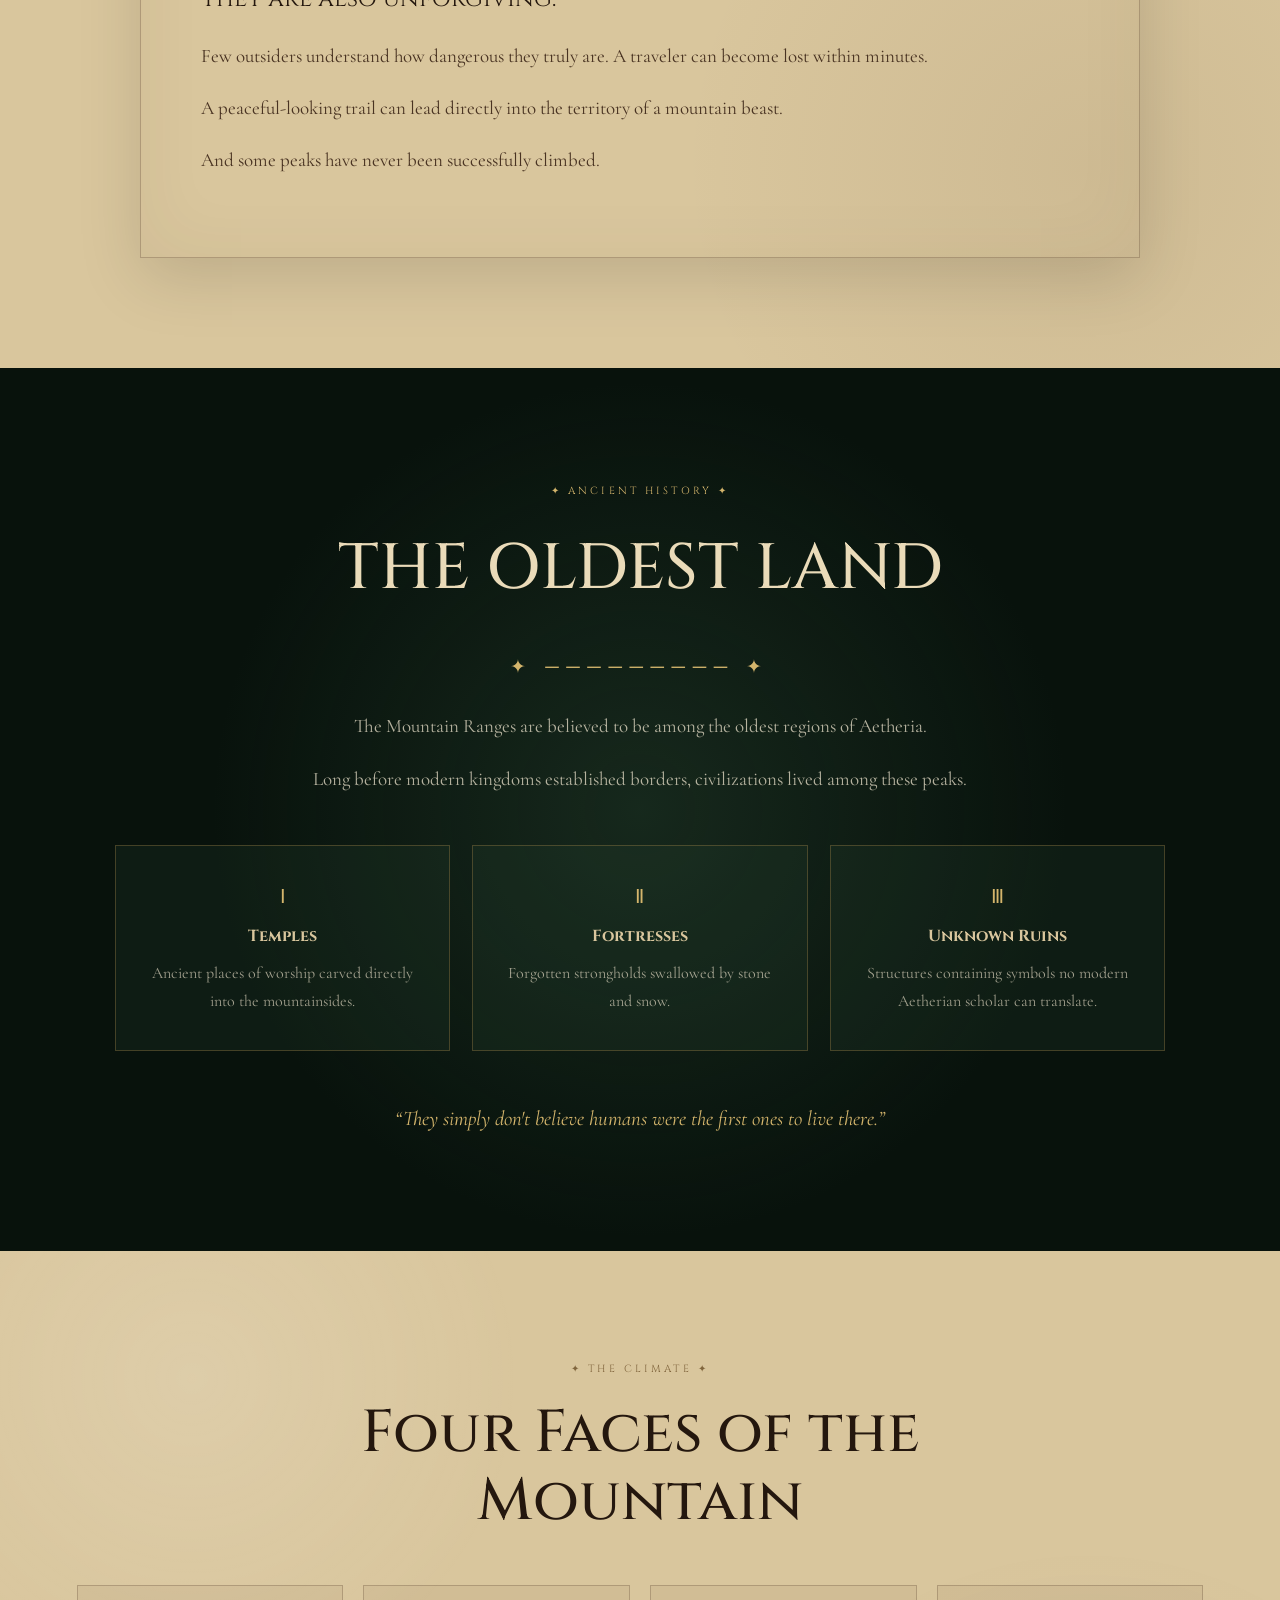
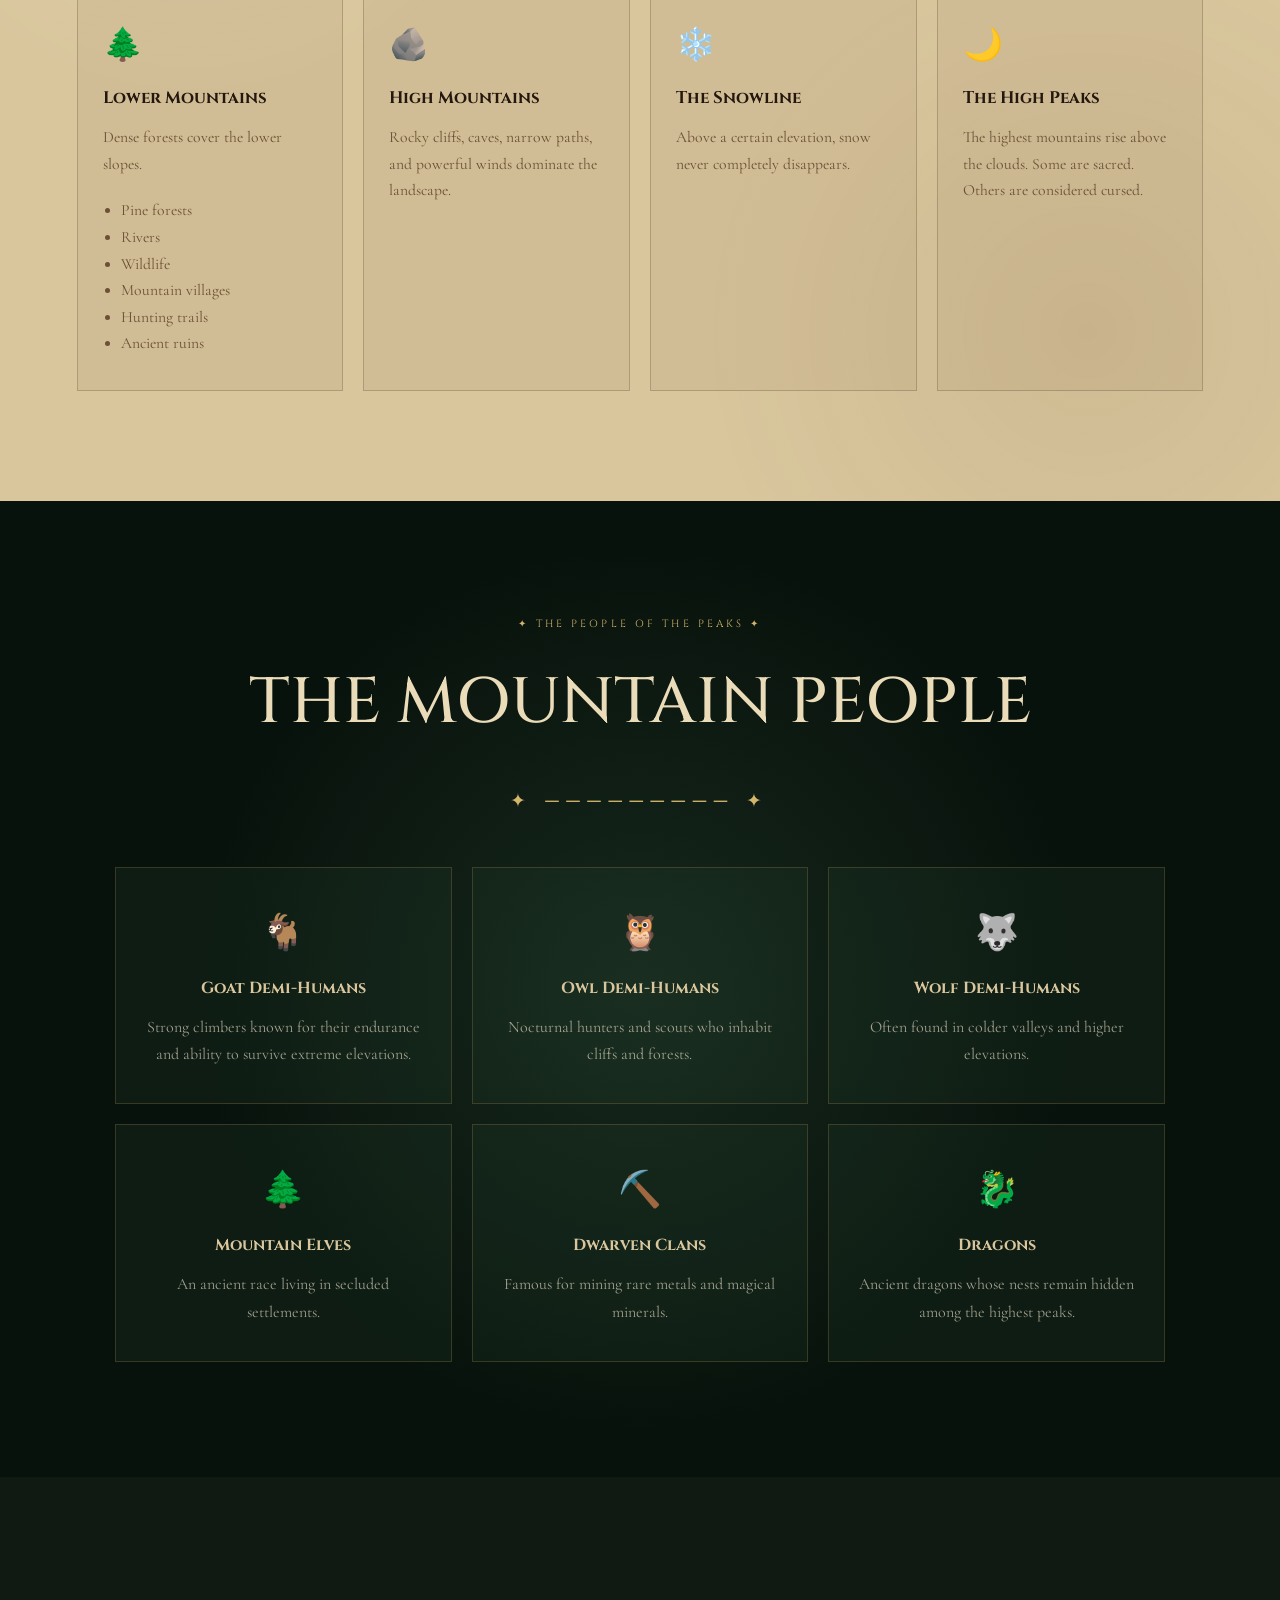
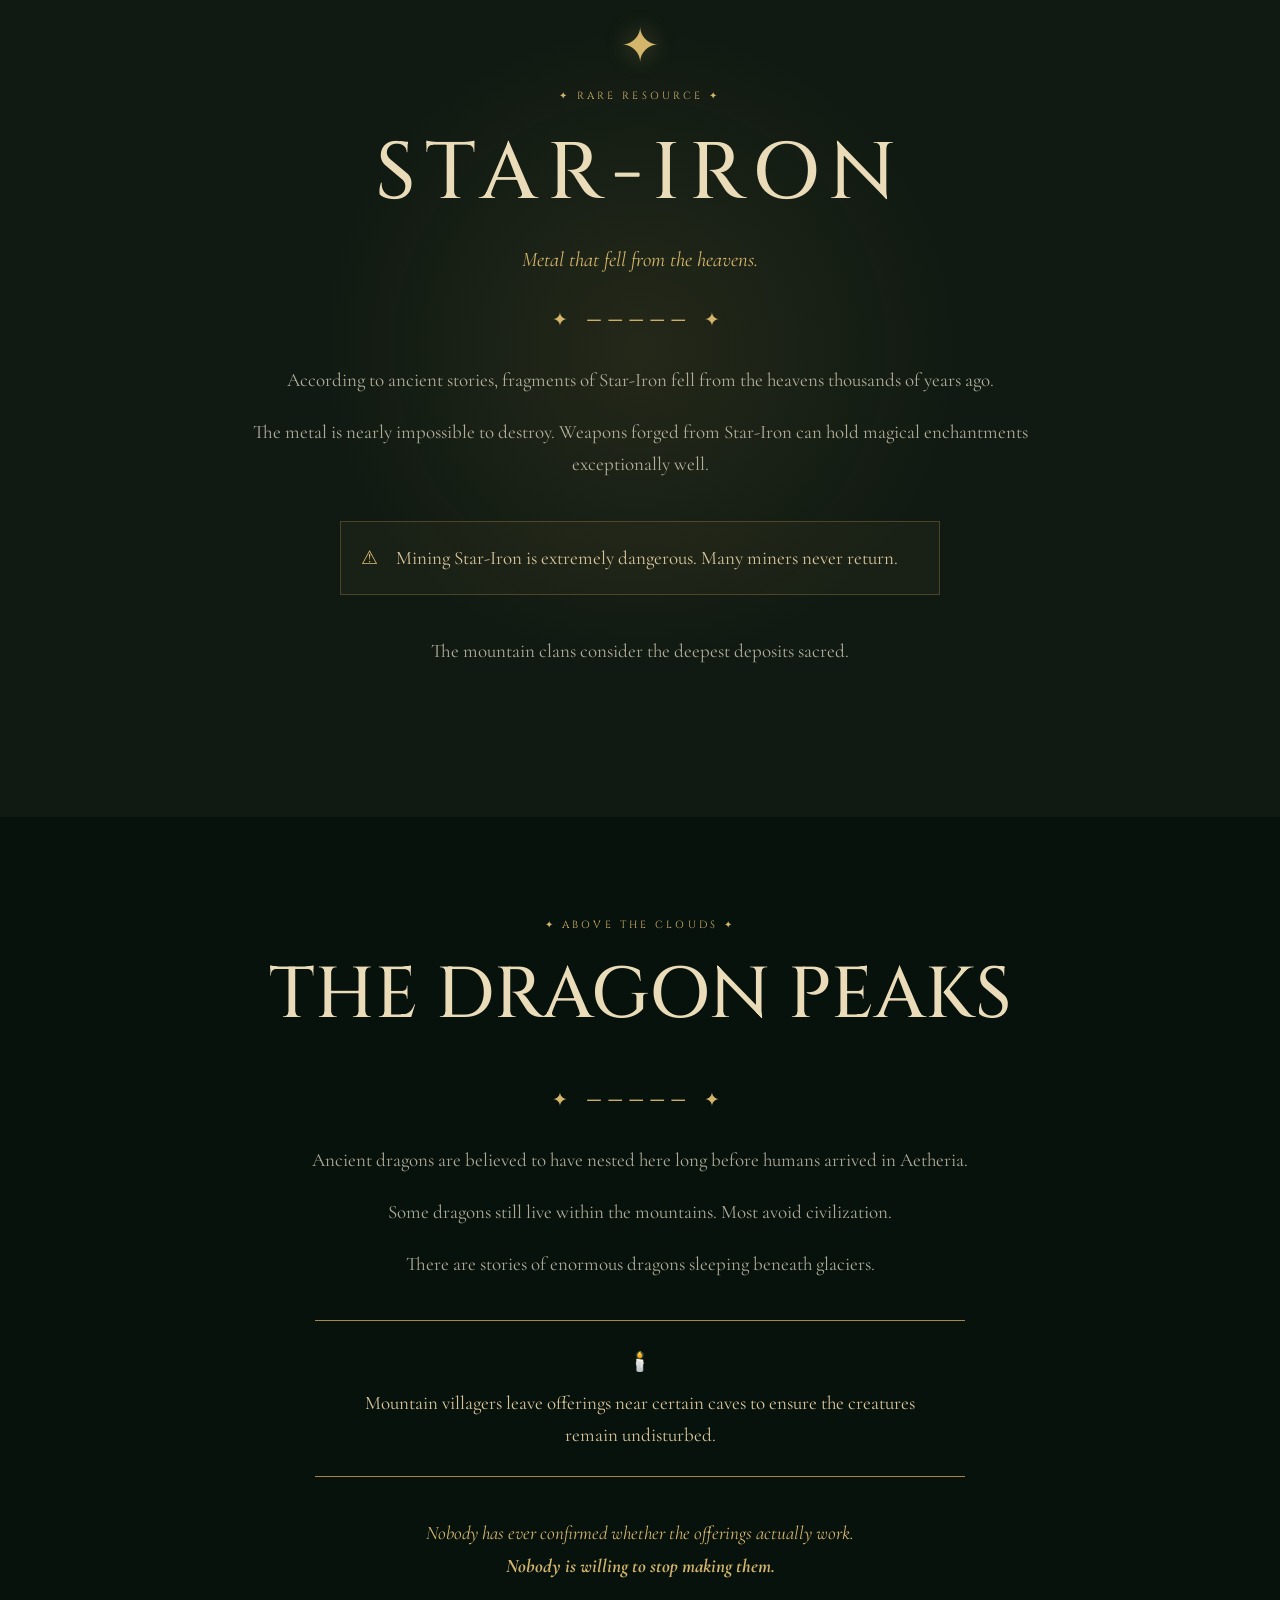
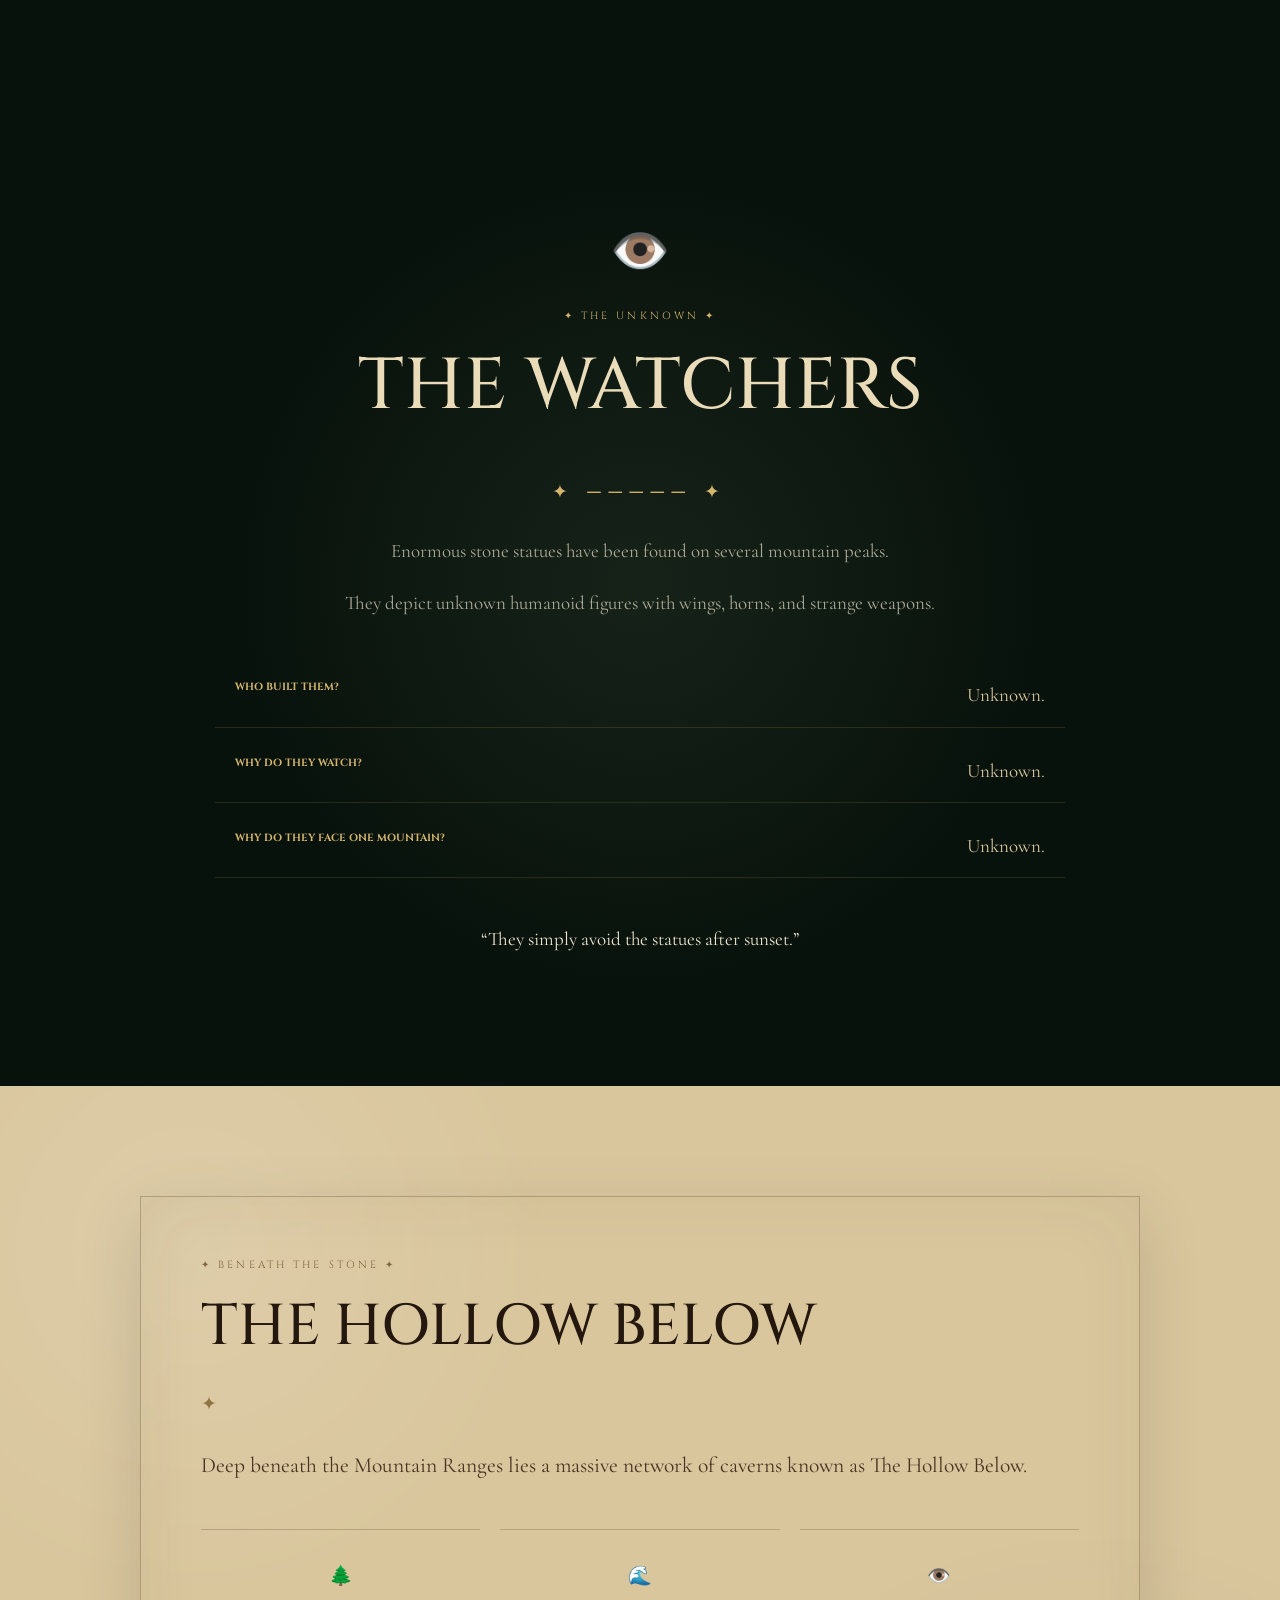
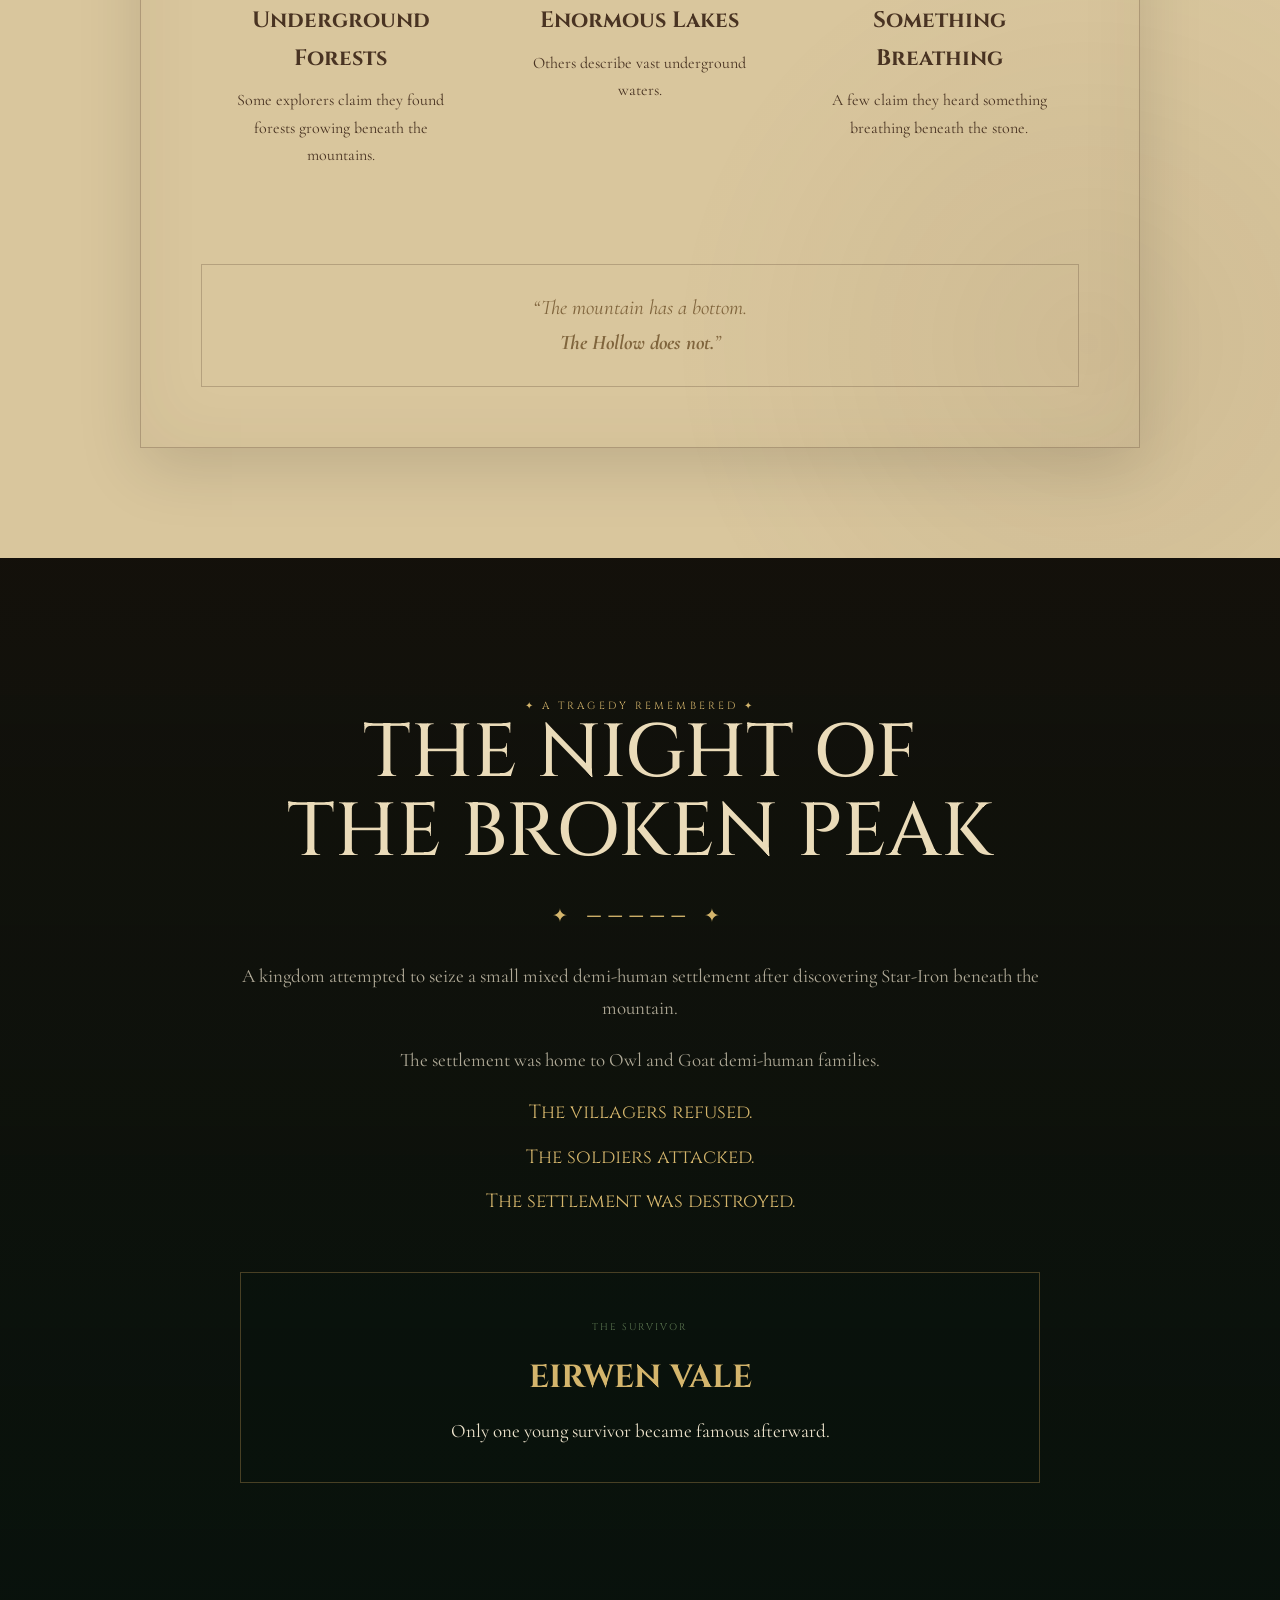
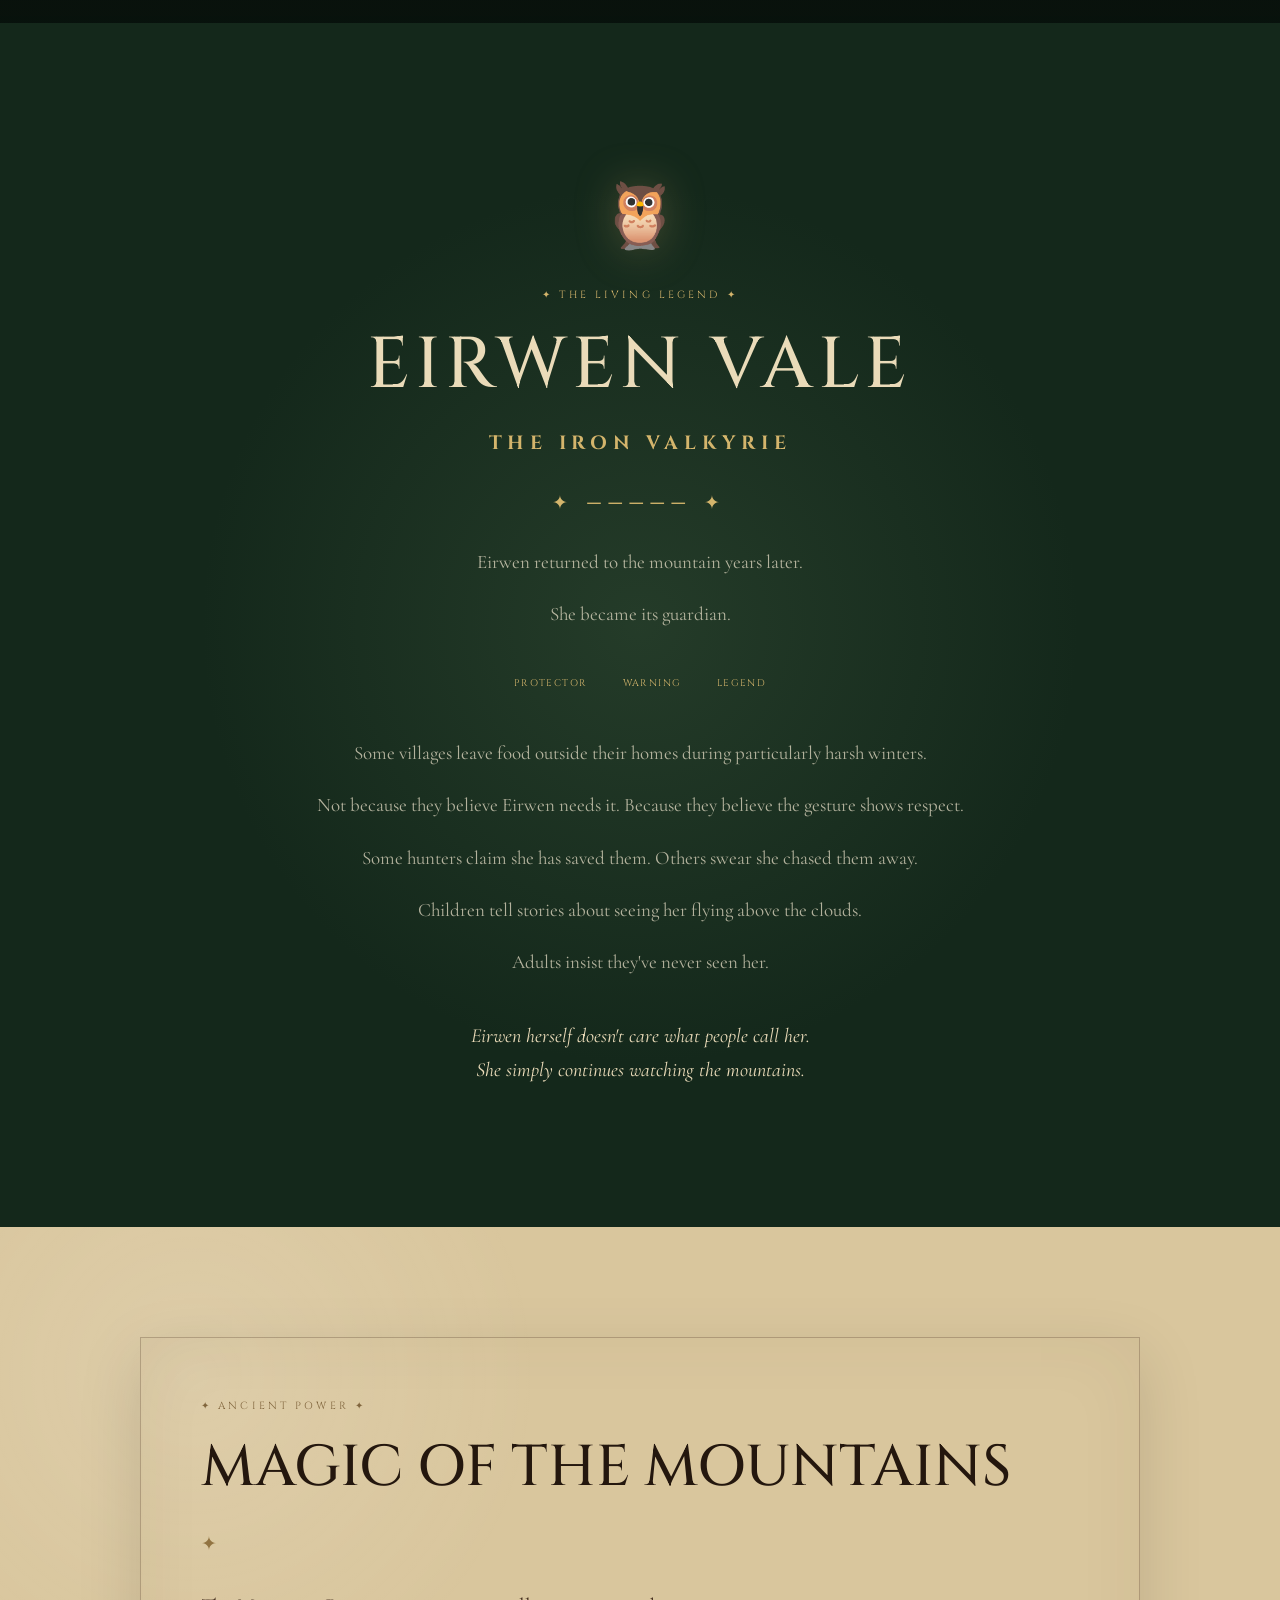
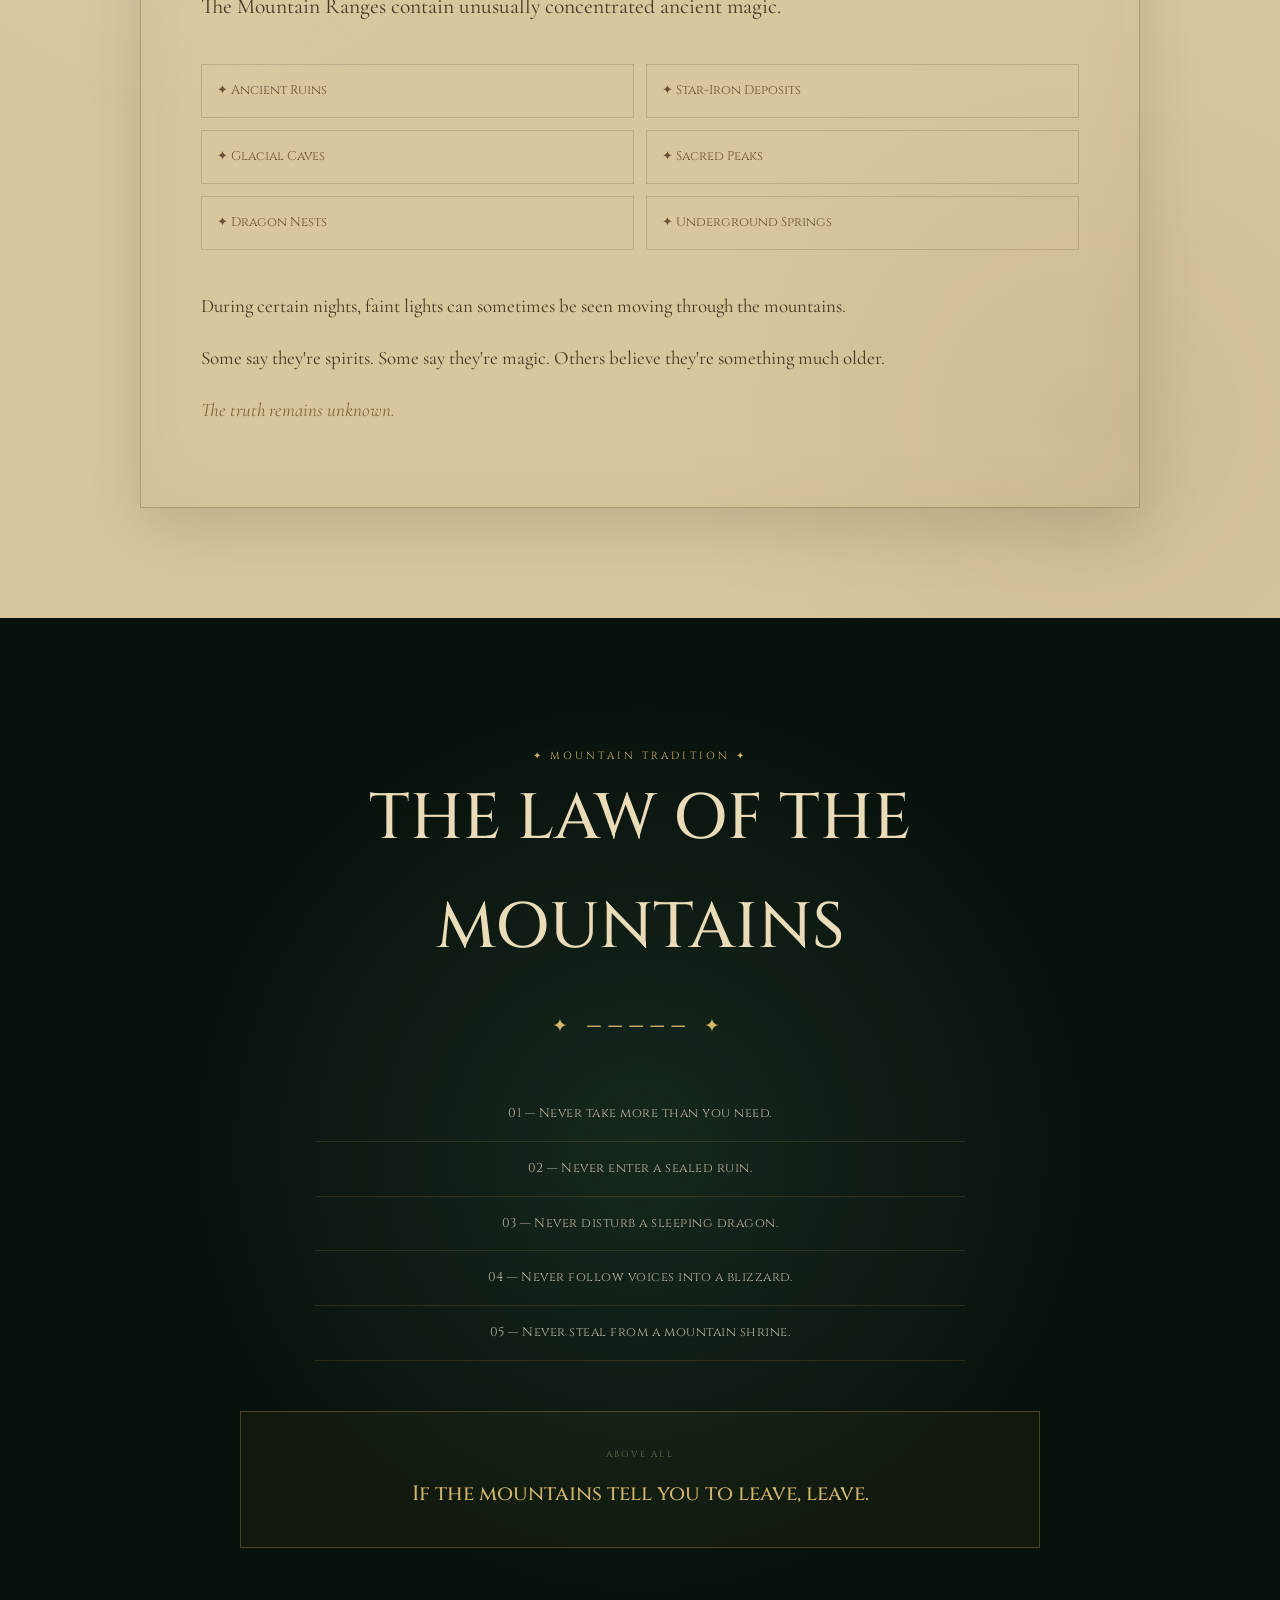
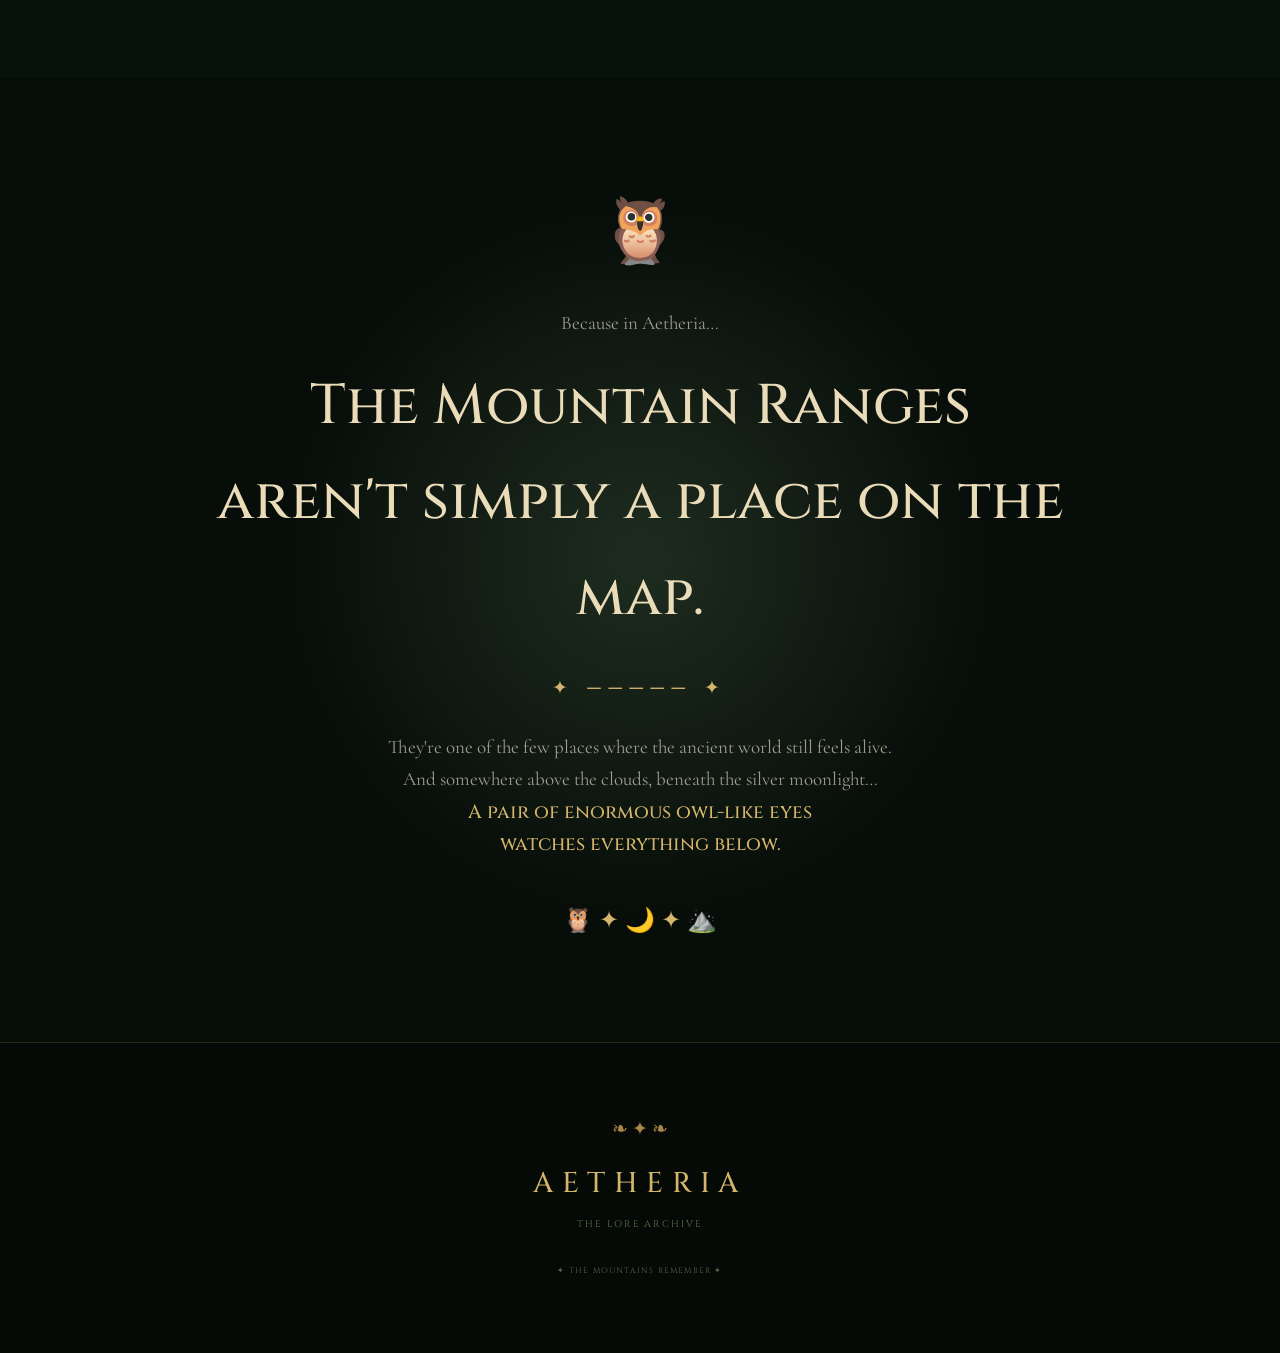
<file: mountains.html>
<!DOCTYPE html>
<html lang="en">

<head>

  <meta charset="UTF-8">

  <meta name="viewport"
        content="width=device-width, initial-scale=1.0">

  <title>Aetheria — The Mountain Ranges</title>

  <link rel="stylesheet" href="mountains.css">

</head>

<body>

  <header class="site-header">

    <a href="#" class="brand">
      <span class="brand-name">AETHERIA</span>
      <span class="brand-subtitle">THE LORE ARCHIVE</span>
    </a>

    <nav class="nav">
      <a href="#">HOME</a>
      <a href="#overview">LORE</a>
      <a href="#people">PEOPLE</a>
      <a href="#legends">LEGENDS</a>
      <a href="#magic">MAGIC</a>
    </nav>

  </header>


  <main>

    <!-- HERO -->

    <section class="mountain-hero">

      <div class="hero-content">

        <div class="owl-symbol">
          🦉
        </div>

        <p class="eyebrow">
          ✦ THE REGIONS OF AETHERIA ✦
        </p>

        <h1>
          THE MOUNTAIN<br>
          RANGES
        </h1>

        <div class="gold-rule">
          ✦ ───────── ✦
        </div>

        <p class="motto">
          “Where the sky touches the earth,<br>
          and the old things still remember.”
        </p>

        <span class="location">
          AETHERIA • THE HIGH PEAKS
        </span>

      </div>

      <div class="scroll-hint">
        ↓ DESCEND INTO THE MOUNTAINS ↓
      </div>

    </section>


    <!-- INTRODUCTION -->

    <section class="paper-section" id="overview">

      <div class="section-frame">

        <p class="eyebrow dark">
          ✦ THE MOUNTAIN RANGES ✦
        </p>

        <h2>
          Where the Sky Touches the Earth
        </h2>

        <div class="gold-rule dark-rule">
          ✦
        </div>

        <p class="lead">
          The Mountain Ranges are a vast region of towering
          peaks stretching through the heart of Aetheria.
        </p>

        <p>
          Ancient mountains rise above the clouds, their highest
          summits permanently covered in snow. Deep valleys divide
          the range, while enormous cliffs, hidden caves, frozen
          rivers, and forgotten ruins disappear into the wilderness.
        </p>

        <p>
          The mountains are beautiful.
        </p>

        <p class="emphasis">
          They are also unforgiving.
        </p>

        <p>
          Few outsiders understand how dangerous they truly are.
          A traveler can become lost within minutes.
        </p>

        <p>
          A peaceful-looking trail can lead directly into the
          territory of a mountain beast.
        </p>

        <p>
          And some peaks have never been successfully climbed.
        </p>

      </div>

    </section>


    <!-- THE OLDEST LAND -->

    <section class="dark-lore">

      <div class="lore-container">

        <p class="eyebrow">
          ✦ ANCIENT HISTORY ✦
        </p>

        <h2>
          THE OLDEST LAND
        </h2>

        <div class="gold-rule">
          ✦ ───────── ✦
        </div>

        <p>
          The Mountain Ranges are believed to be among the
          oldest regions of Aetheria.
        </p>

        <p>
          Long before modern kingdoms established borders,
          civilizations lived among these peaks.
        </p>

        <div class="ruin-grid">

          <div class="ruin-card">
            <span>Ⅰ</span>
            <h3>Temples</h3>
            <p>
              Ancient places of worship carved directly
              into the mountainsides.
            </p>
          </div>

          <div class="ruin-card">
            <span>Ⅱ</span>
            <h3>Fortresses</h3>
            <p>
              Forgotten strongholds swallowed by stone
              and snow.
            </p>
          </div>

          <div class="ruin-card">
            <span>Ⅲ</span>
            <h3>Unknown Ruins</h3>
            <p>
              Structures containing symbols no modern
              Aetherian scholar can translate.
            </p>
          </div>

        </div>

        <blockquote>
          “They simply don't believe humans were the first
          ones to live there.”
        </blockquote>

      </div>

    </section>


    <!-- CLIMATE -->

    <section class="paper-section">

      <div class="section-heading dark-heading">

        <p class="eyebrow dark">
          ✦ THE CLIMATE ✦
        </p>

        <h2>
          Four Faces of the Mountain
        </h2>

      </div>


      <div class="climate-grid">

        <article class="climate-card">

          <span class="climate-icon">🌲</span>

          <h3>Lower Mountains</h3>

          <p>
            Dense forests cover the lower slopes.
          </p>

          <ul>
            <li>Pine forests</li>
            <li>Rivers</li>
            <li>Wildlife</li>
            <li>Mountain villages</li>
            <li>Hunting trails</li>
            <li>Ancient ruins</li>
          </ul>

        </article>


        <article class="climate-card">

          <span class="climate-icon">🪨</span>

          <h3>High Mountains</h3>

          <p>
            Rocky cliffs, caves, narrow paths,
            and powerful winds dominate the landscape.
          </p>

        </article>


        <article class="climate-card">

          <span class="climate-icon">❄️</span>

          <h3>The Snowline</h3>

          <p>
            Above a certain elevation, snow never
            completely disappears.
          </p>

        </article>


        <article class="climate-card">

          <span class="climate-icon">🌙</span>

          <h3>The High Peaks</h3>

          <p>
            The highest mountains rise above the clouds.
            Some are sacred. Others are considered cursed.
          </p>

        </article>

      </div>

    </section>


    <!-- MOUNTAIN PEOPLE -->

    <section class="dark-lore" id="people">

      <div class="lore-container">

        <p class="eyebrow">
          ✦ THE PEOPLE OF THE PEAKS ✦
        </p>

        <h2>
          THE MOUNTAIN PEOPLE
        </h2>

        <div class="gold-rule">
          ✦ ───────── ✦
        </div>

        <div class="people-grid">

          <div class="people-card">
            <span>🐐</span>
            <h3>Goat Demi-Humans</h3>
            <p>
              Strong climbers known for their endurance
              and ability to survive extreme elevations.
            </p>
          </div>

          <div class="people-card">
            <span>🦉</span>
            <h3>Owl Demi-Humans</h3>
            <p>
              Nocturnal hunters and scouts who inhabit
              cliffs and forests.
            </p>
          </div>

          <div class="people-card">
            <span>🐺</span>
            <h3>Wolf Demi-Humans</h3>
            <p>
              Often found in colder valleys and
              higher elevations.
            </p>
          </div>

          <div class="people-card">
            <span>🌲</span>
            <h3>Mountain Elves</h3>
            <p>
              An ancient race living in secluded
              settlements.
            </p>
          </div>

          <div class="people-card">
            <span>⛏️</span>
            <h3>Dwarven Clans</h3>
            <p>
              Famous for mining rare metals and
              magical minerals.
            </p>
          </div>

          <div class="people-card">
            <span>🐉</span>
            <h3>Dragons</h3>
            <p>
              Ancient dragons whose nests remain hidden
              among the highest peaks.
            </p>
          </div>

        </div>

      </div>

    </section>


    <!-- STAR IRON -->

    <section class="star-iron">

      <div class="star-content">

        <span class="star-symbol">✦</span>

        <p class="eyebrow">
          ✦ RARE RESOURCE ✦
        </p>

        <h2>
          STAR-IRON
        </h2>

        <p class="subtitle">
          Metal that fell from the heavens.
        </p>

        <div class="gold-rule">
          ✦ ───── ✦
        </div>

        <p>
          According to ancient stories, fragments of Star-Iron
          fell from the heavens thousands of years ago.
        </p>

        <p>
          The metal is nearly impossible to destroy.
          Weapons forged from Star-Iron can hold magical
          enchantments exceptionally well.
        </p>

        <div class="warning">
          ⚠
          <p>
            Mining Star-Iron is extremely dangerous.
            Many miners never return.
          </p>
        </div>

        <p>
          The mountain clans consider the deepest deposits sacred.
        </p>

      </div>

    </section>


    <!-- DRAGON PEAKS -->

    <section class="dragon-section">

      <div class="dragon-content">

        <p class="eyebrow">
          ✦ ABOVE THE CLOUDS ✦
        </p>

        <h2>
          THE DRAGON PEAKS
        </h2>

        <div class="gold-rule">
          ✦ ───── ✦
        </div>

        <p>
          Ancient dragons are believed to have nested here
          long before humans arrived in Aetheria.
        </p>

        <p>
          Some dragons still live within the mountains.
          Most avoid civilization.
        </p>

        <p>
          There are stories of enormous dragons sleeping
          beneath glaciers.
        </p>

        <div class="dragon-warning">
          🕯️
          <p>
            Mountain villagers leave offerings near certain
            caves to ensure the creatures remain undisturbed.
          </p>
        </div>

        <p class="final-warning">
          Nobody has ever confirmed whether the offerings
          actually work.
          <br><strong>Nobody is willing to stop making them.</strong>
        </p>

      </div>

    </section>


    <!-- THE WATCHERS -->

    <section class="watchers">

      <div class="watchers-content">

        <span class="watcher-eye">👁️</span>

        <p class="eyebrow">
          ✦ THE UNKNOWN ✦
        </p>

        <h2>
          THE WATCHERS
        </h2>

        <div class="gold-rule">
          ✦ ───── ✦
        </div>

        <p>
          Enormous stone statues have been found on several
          mountain peaks.
        </p>

        <p>
          They depict unknown humanoid figures with wings,
          horns, and strange weapons.
        </p>

        <div class="watcher-facts">

          <div>
            <strong>WHO BUILT THEM?</strong>
            <span>Unknown.</span>
          </div>

          <div>
            <strong>WHY DO THEY WATCH?</strong>
            <span>Unknown.</span>
          </div>

          <div>
            <strong>WHY DO THEY FACE ONE MOUNTAIN?</strong>
            <span>Unknown.</span>
          </div>

        </div>

        <blockquote>
          “They simply avoid the statues after sunset.”
        </blockquote>

      </div>

    </section>


    <!-- HOLLOW BELOW -->

    <section class="paper-section">

      <div class="section-frame">

        <p class="eyebrow dark">
          ✦ BENEATH THE STONE ✦
        </p>

        <h2>
          THE HOLLOW BELOW
        </h2>

        <div class="gold-rule dark-rule">
          ✦
        </div>

        <p class="lead">
          Deep beneath the Mountain Ranges lies a massive
          network of caverns known as The Hollow Below.
        </p>

        <div class="hollow-grid">

          <div>
            🌲
            <h3>Underground Forests</h3>
            <p>
              Some explorers claim they found forests
              growing beneath the mountains.
            </p>
          </div>

          <div>
            🌊
            <h3>Enormous Lakes</h3>
            <p>
              Others describe vast underground waters.
            </p>
          </div>

          <div>
            👁️
            <h3>Something Breathing</h3>
            <p>
              A few claim they heard something breathing
              beneath the stone.
            </p>
          </div>

        </div>

        <div class="ancient-warning">
          “The mountain has a bottom.
          <br>
          <strong>The Hollow does not.</strong>”
        </div>

      </div>

    </section>


    <!-- NIGHT OF THE BROKEN PEAK -->

    <section class="broken-peak" id="legends">

      <div class="broken-content">

        <p class="eyebrow">
          ✦ A TRAGEDY REMEMBERED ✦
        </p>

        <h2>
          THE NIGHT OF<br>
          THE BROKEN PEAK
        </h2>

        <div class="gold-rule">
          ✦ ───── ✦
        </div>

        <p>
          A kingdom attempted to seize a small mixed
          demi-human settlement after discovering Star-Iron
          beneath the mountain.
        </p>

        <p>
          The settlement was home to Owl and Goat
          demi-human families.
        </p>

        <p class="short-line">
          The villagers refused.
        </p>

        <p class="short-line">
          The soldiers attacked.
        </p>

        <p class="short-line">
          The settlement was destroyed.
        </p>

        <div class="survivor">

          <span>
            THE SURVIVOR
          </span>

          <h3>
            EIRWEN VALE
          </h3>

          <p>
            Only one young survivor became famous afterward.
          </p>

        </div>

      </div>

    </section>


    <!-- IRON VALKYRIE -->

    <section class="valkyrie">

      <div class="valkyrie-content">

        <div class="owl-mark">
          🦉
        </div>

        <p class="eyebrow">
          ✦ THE LIVING LEGEND ✦
        </p>

        <h2>
          EIRWEN VALE
        </h2>

        <h3>
          THE IRON VALKYRIE
        </h3>

        <div class="gold-rule">
          ✦ ───── ✦
        </div>

        <p>
          Eirwen returned to the mountain years later.
        </p>

        <p>
          She became its guardian.
        </p>

        <div class="legend-words">

          <span>PROTECTOR</span>
          <span>WARNING</span>
          <span>LEGEND</span>

        </div>

        <p>
          Some villages leave food outside their homes
          during particularly harsh winters.
        </p>

        <p>
          Not because they believe Eirwen needs it.
          Because they believe the gesture shows respect.
        </p>

        <p>
          Some hunters claim she has saved them.
          Others swear she chased them away.
        </p>

        <p>
          Children tell stories about seeing her flying
          above the clouds.
        </p>

        <p>
          Adults insist they've never seen her.
        </p>

        <p class="final-legend">
          Eirwen herself doesn't care what people call her.
          <br>
          She simply continues watching the mountains.
        </p>

      </div>

    </section>


    <!-- MAGIC -->

    <section class="paper-section" id="magic">

      <div class="section-frame">

        <p class="eyebrow dark">
          ✦ ANCIENT POWER ✦
        </p>

        <h2>
          MAGIC OF THE MOUNTAINS
        </h2>

        <div class="gold-rule dark-rule">
          ✦
        </div>

        <p class="lead">
          The Mountain Ranges contain unusually concentrated
          ancient magic.
        </p>

        <div class="magic-list">

          <div>✦ Ancient Ruins</div>
          <div>✦ Star-Iron Deposits</div>
          <div>✦ Glacial Caves</div>
          <div>✦ Sacred Peaks</div>
          <div>✦ Dragon Nests</div>
          <div>✦ Underground Springs</div>

        </div>

        <p>
          During certain nights, faint lights can sometimes
          be seen moving through the mountains.
        </p>

        <p>
          Some say they're spirits.
          Some say they're magic.
          Others believe they're something much older.
        </p>

        <p class="mystery">
          The truth remains unknown.
        </p>

      </div>

    </section>


    <!-- LAW -->

    <section class="mountain-law">

      <div class="law-content">

        <p class="eyebrow">
          ✦ MOUNTAIN TRADITION ✦
        </p>

        <h2>
          THE LAW OF THE MOUNTAINS
        </h2>

        <div class="gold-rule">
          ✦ ───── ✦
        </div>

        <div class="laws">

          <p>01 — Never take more than you need.</p>

          <p>02 — Never enter a sealed ruin.</p>

          <p>03 — Never disturb a sleeping dragon.</p>

          <p>04 — Never follow voices into a blizzard.</p>

          <p>05 — Never steal from a mountain shrine.</p>

        </div>

        <div class="final-law">

          <span>
            ABOVE ALL
          </span>

          <strong>
            If the mountains tell you to leave,
            leave.
          </strong>

        </div>

      </div>

    </section>


    <!-- END -->

    <section class="mountain-ending">

      <div class="ending-content">

        <div class="final-owl">
          🦉
        </div>

        <p>
          Because in Aetheria…
        </p>

        <h2>
          The Mountain Ranges<br>
          aren't simply a place on the map.
        </h2>

        <div class="gold-rule">
          ✦ ───── ✦
        </div>

        <p>
          They're one of the few places where
          the ancient world still feels alive.
        </p>

        <p>
          And somewhere above the clouds,
          beneath the silver moonlight…
        </p>

        <h3>
          A pair of enormous owl-like eyes<br>
          watches everything below.
        </h3>

        <div class="final-symbol">
          🦉 ✦ 🌙 ✦ ⛰️
        </div>

      </div>

    </section>

  </main>


  <footer>

    <div>
      ❧ ✦ ❧
    </div>

    <h2>
      AETHERIA
    </h2>

    <p>
      THE LORE ARCHIVE
    </p>

    <small>
      ✦ THE MOUNTAINS REMEMBER ✦
    </small>

  </footer>

</body>

</html>
</file>
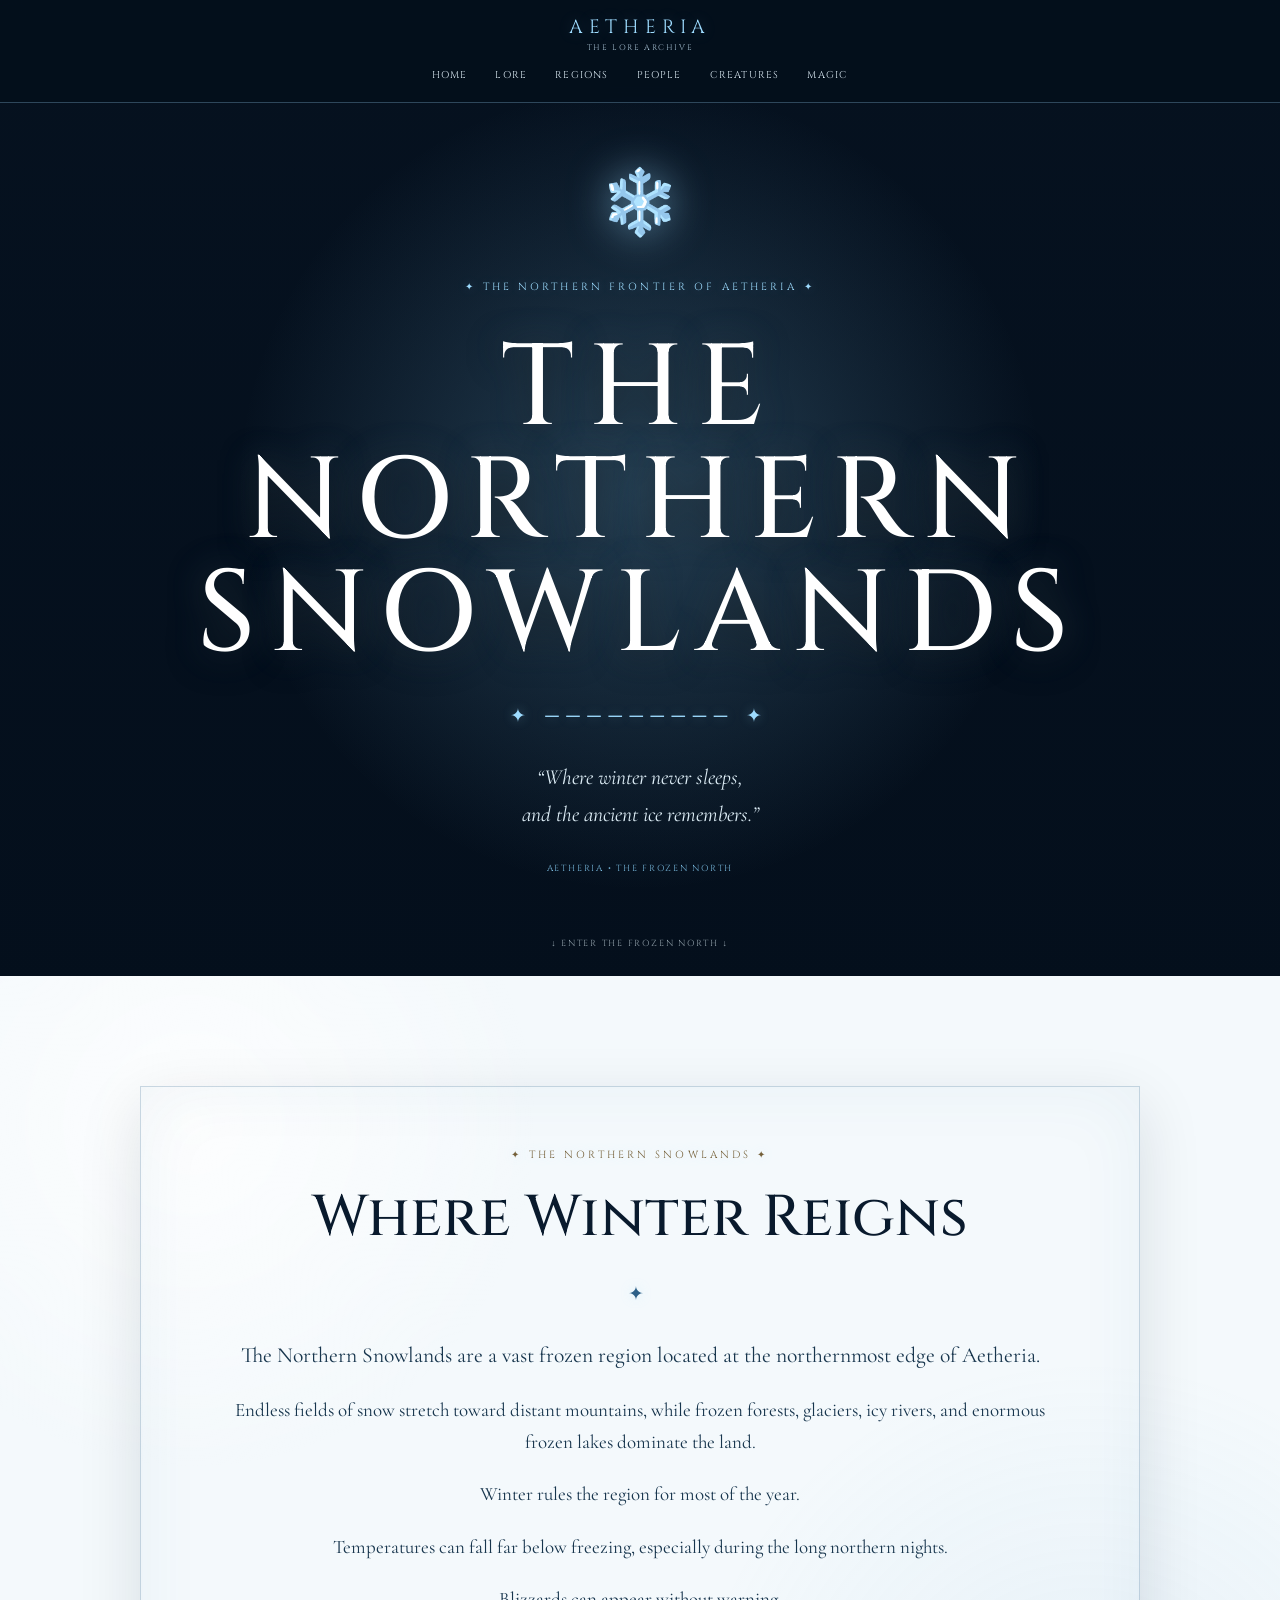
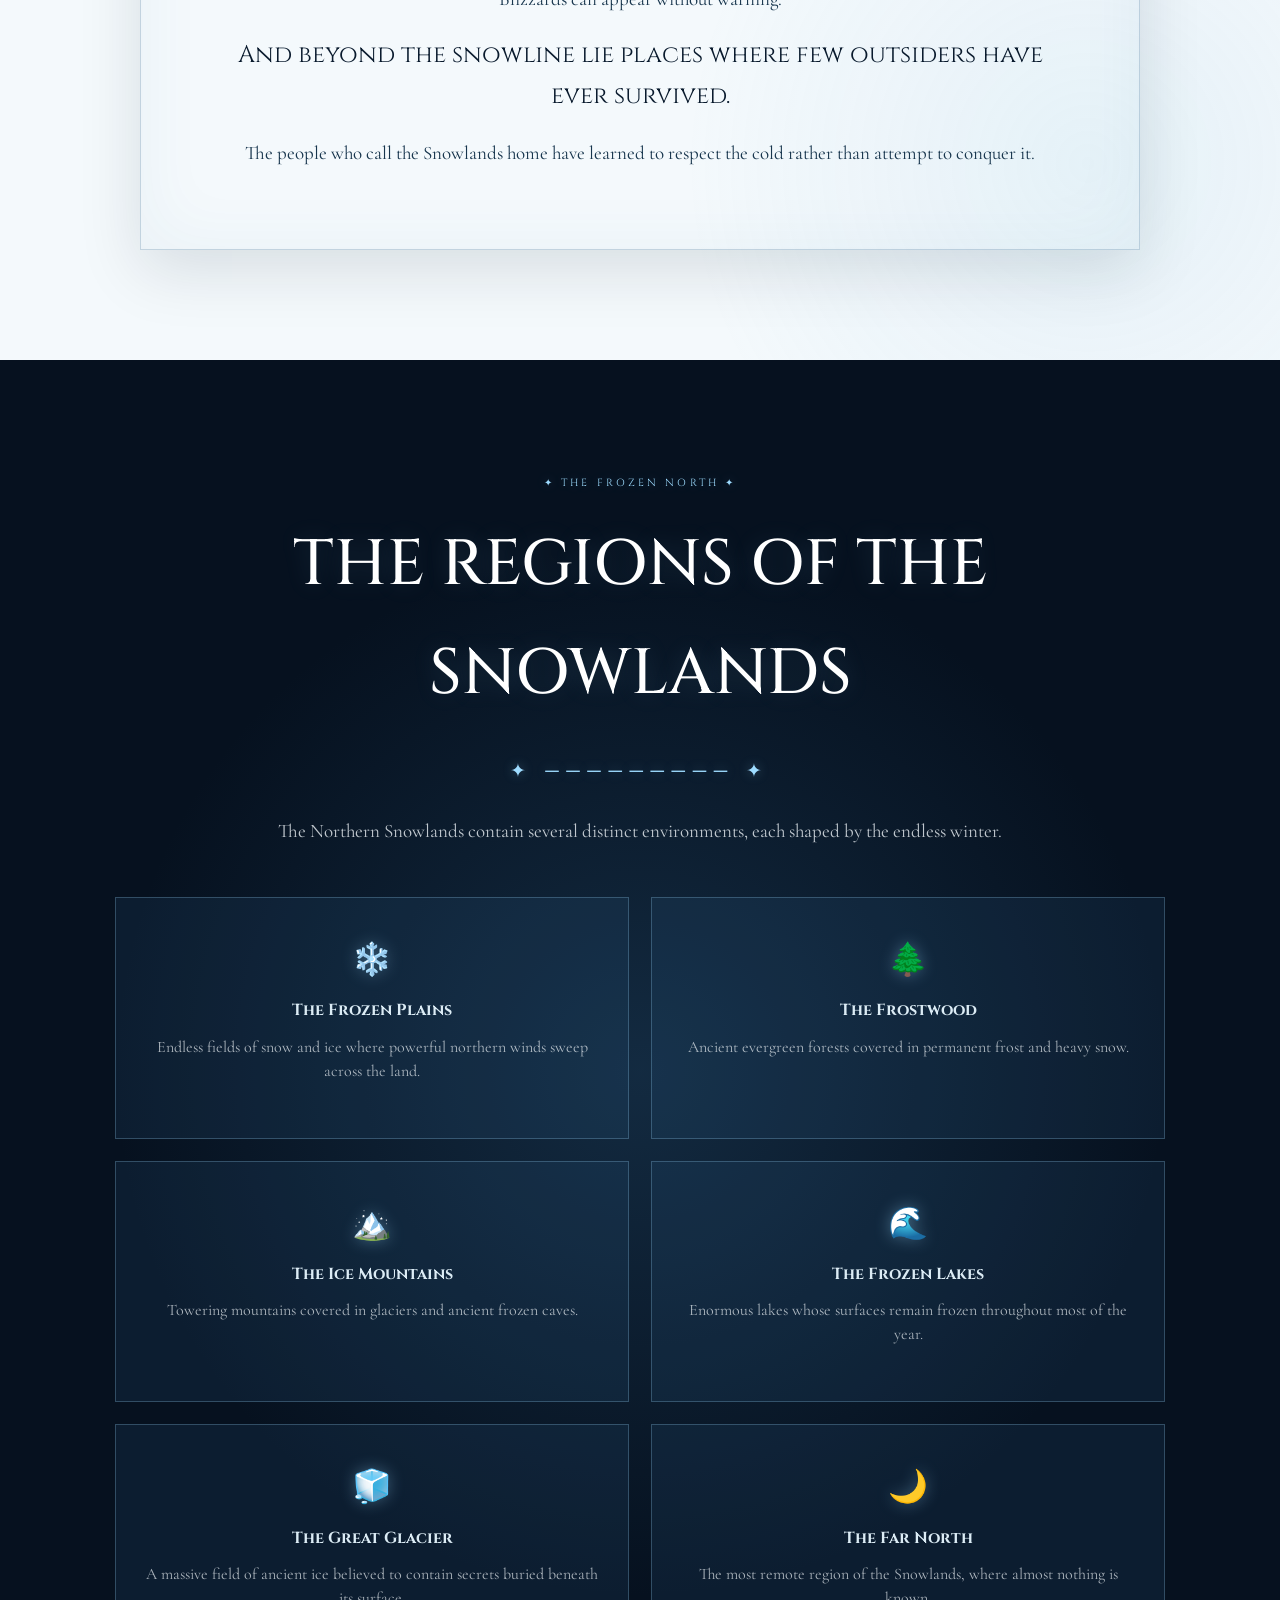
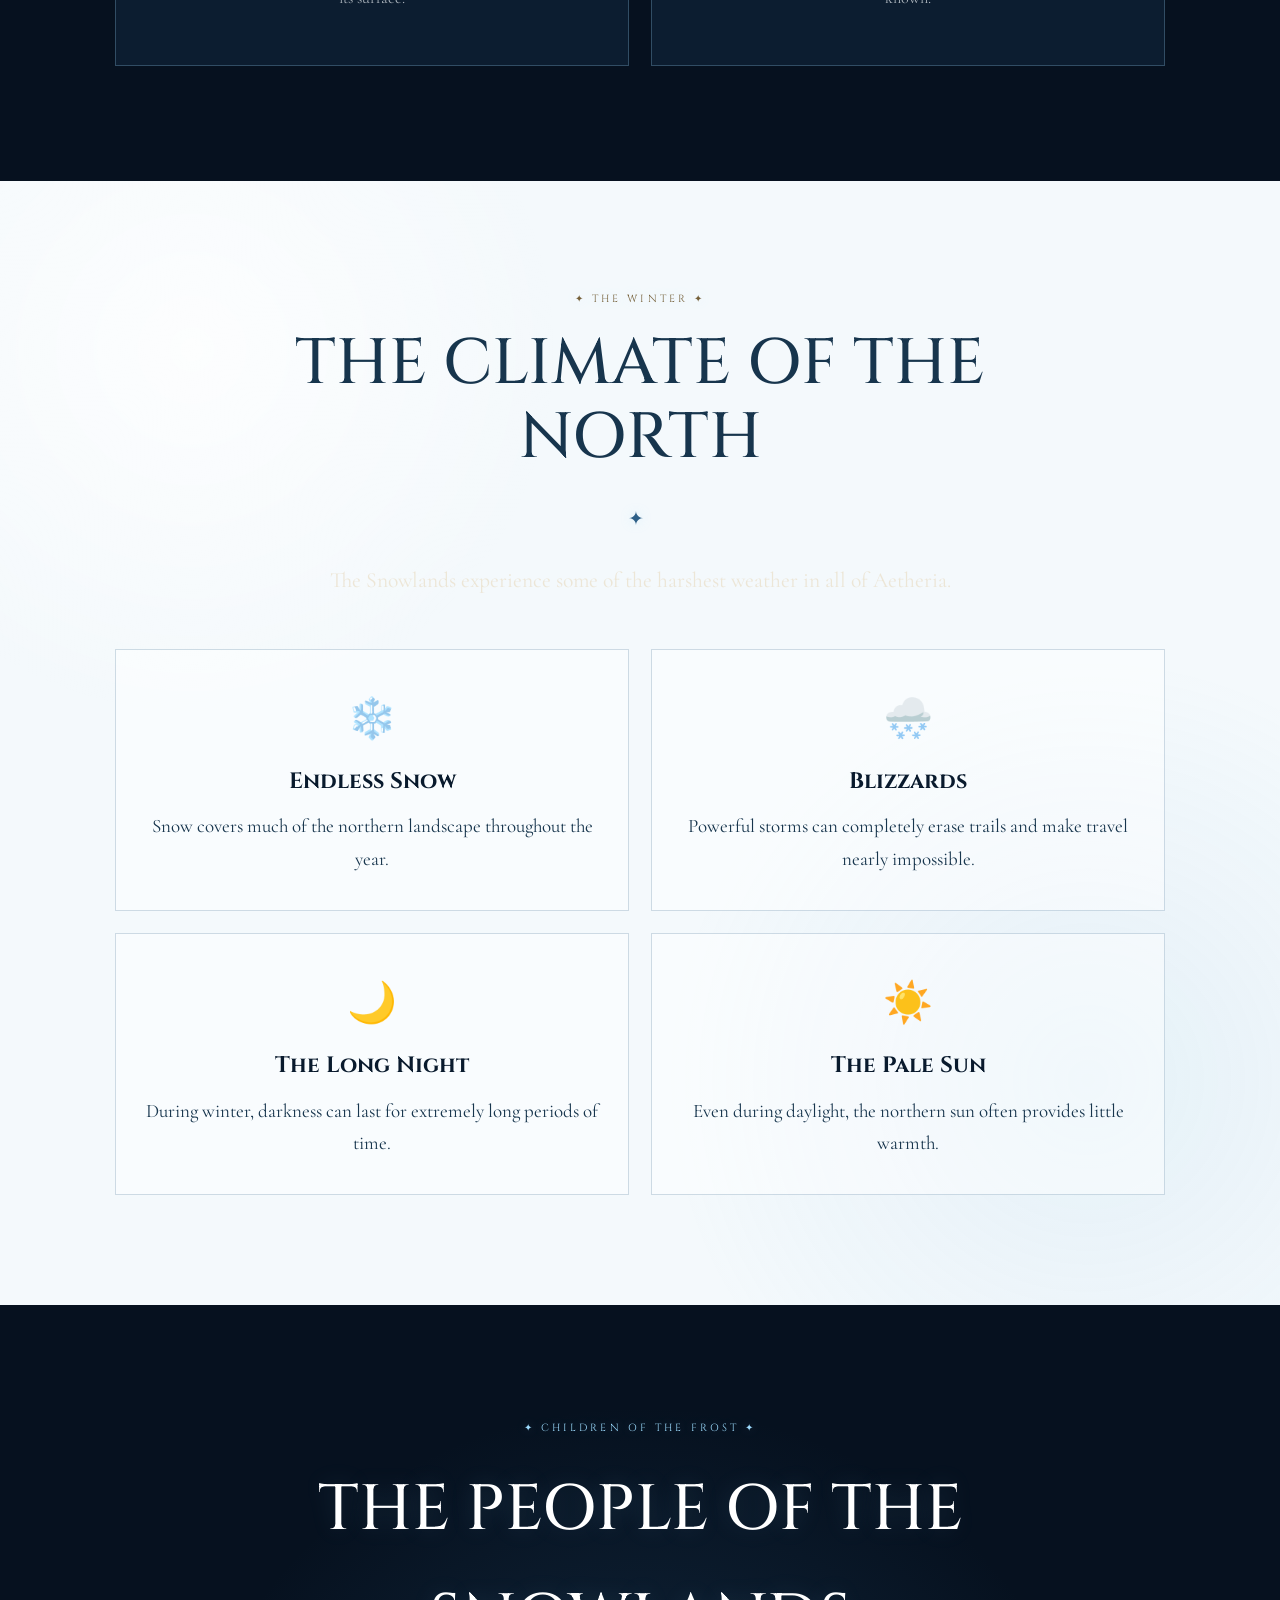
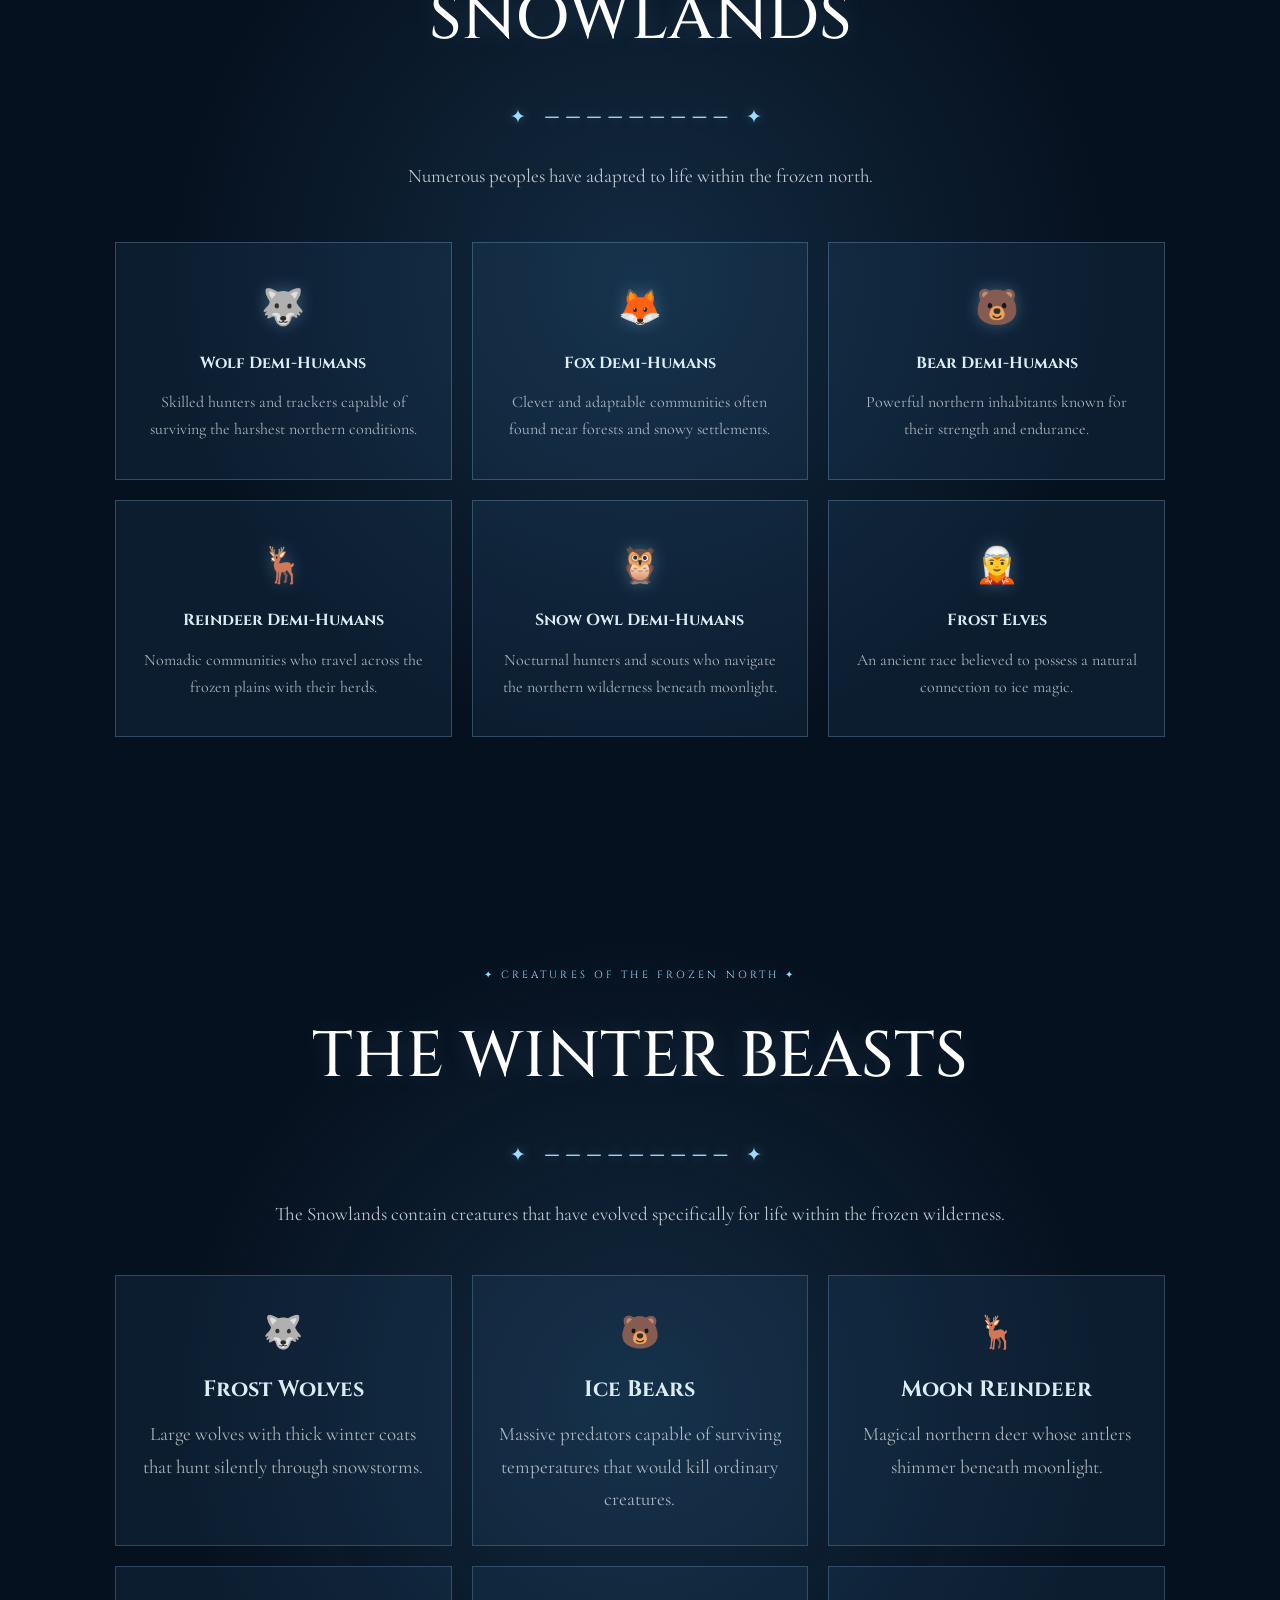
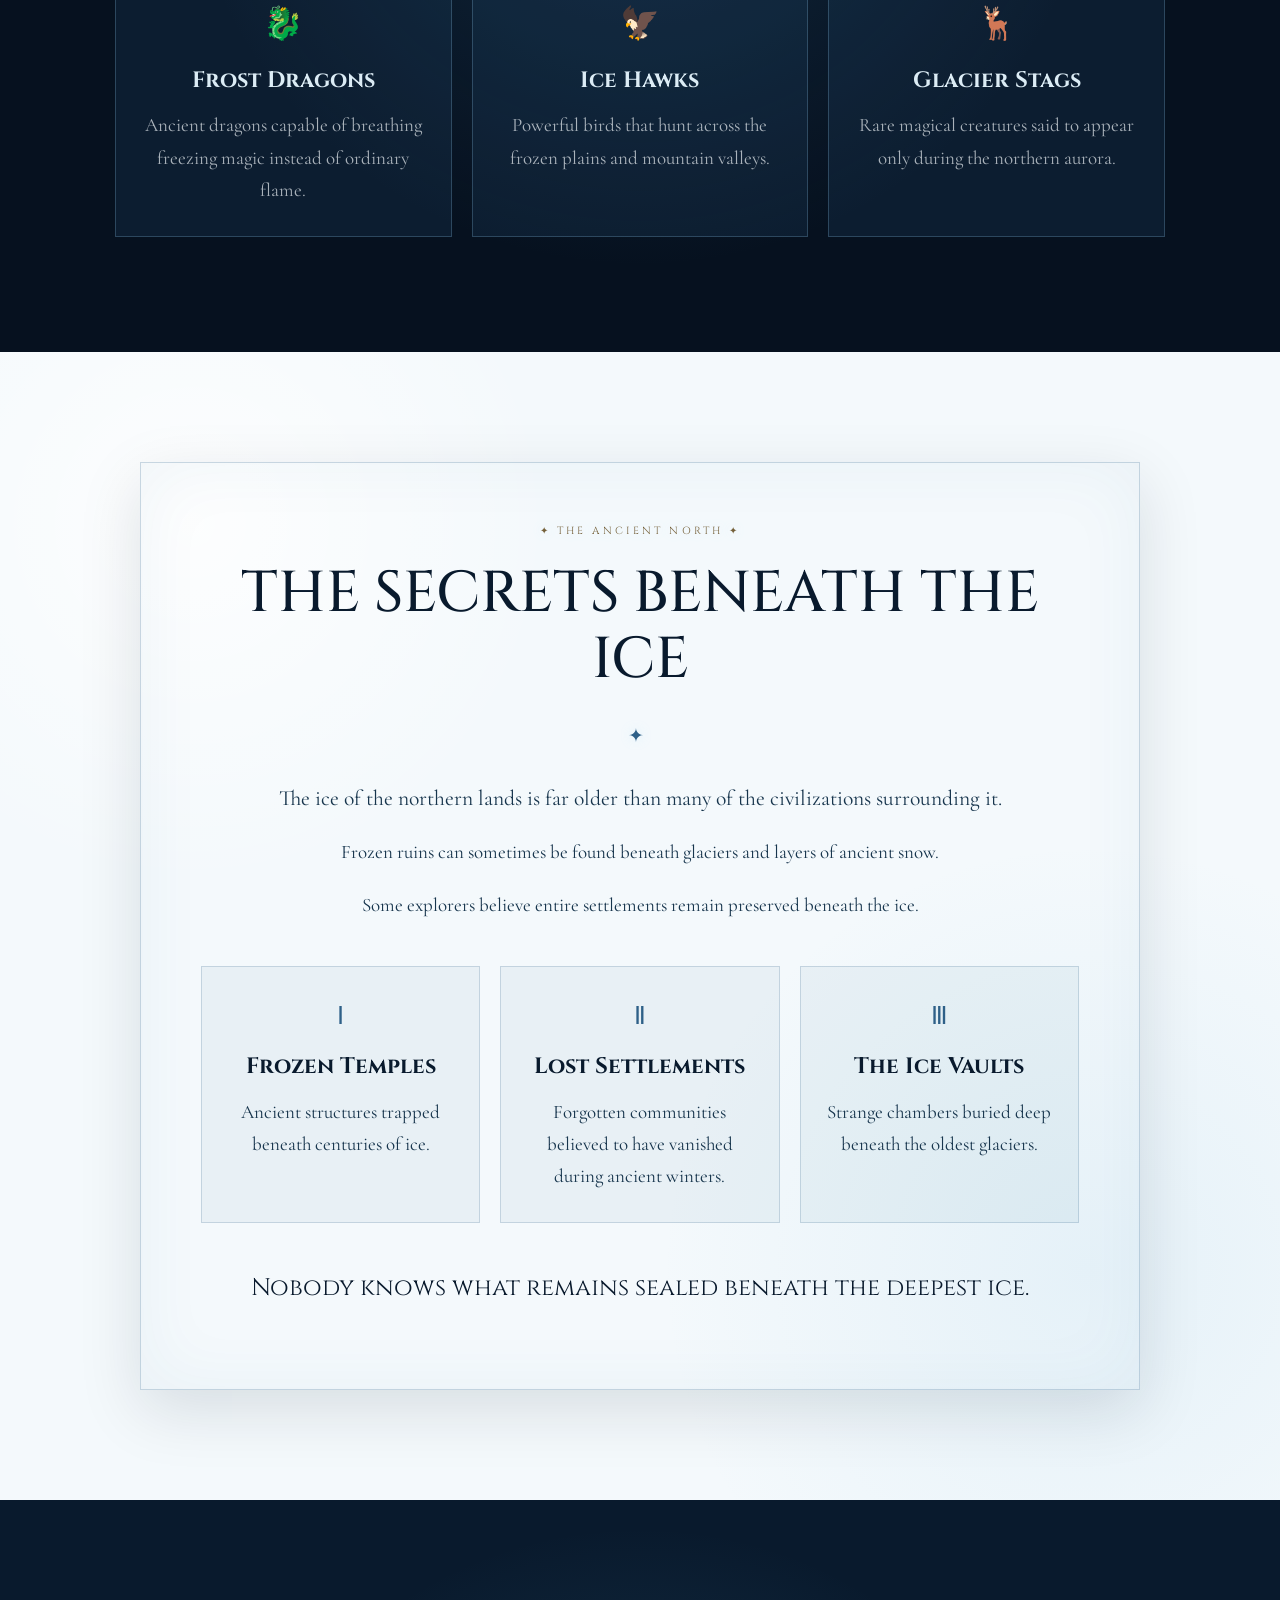
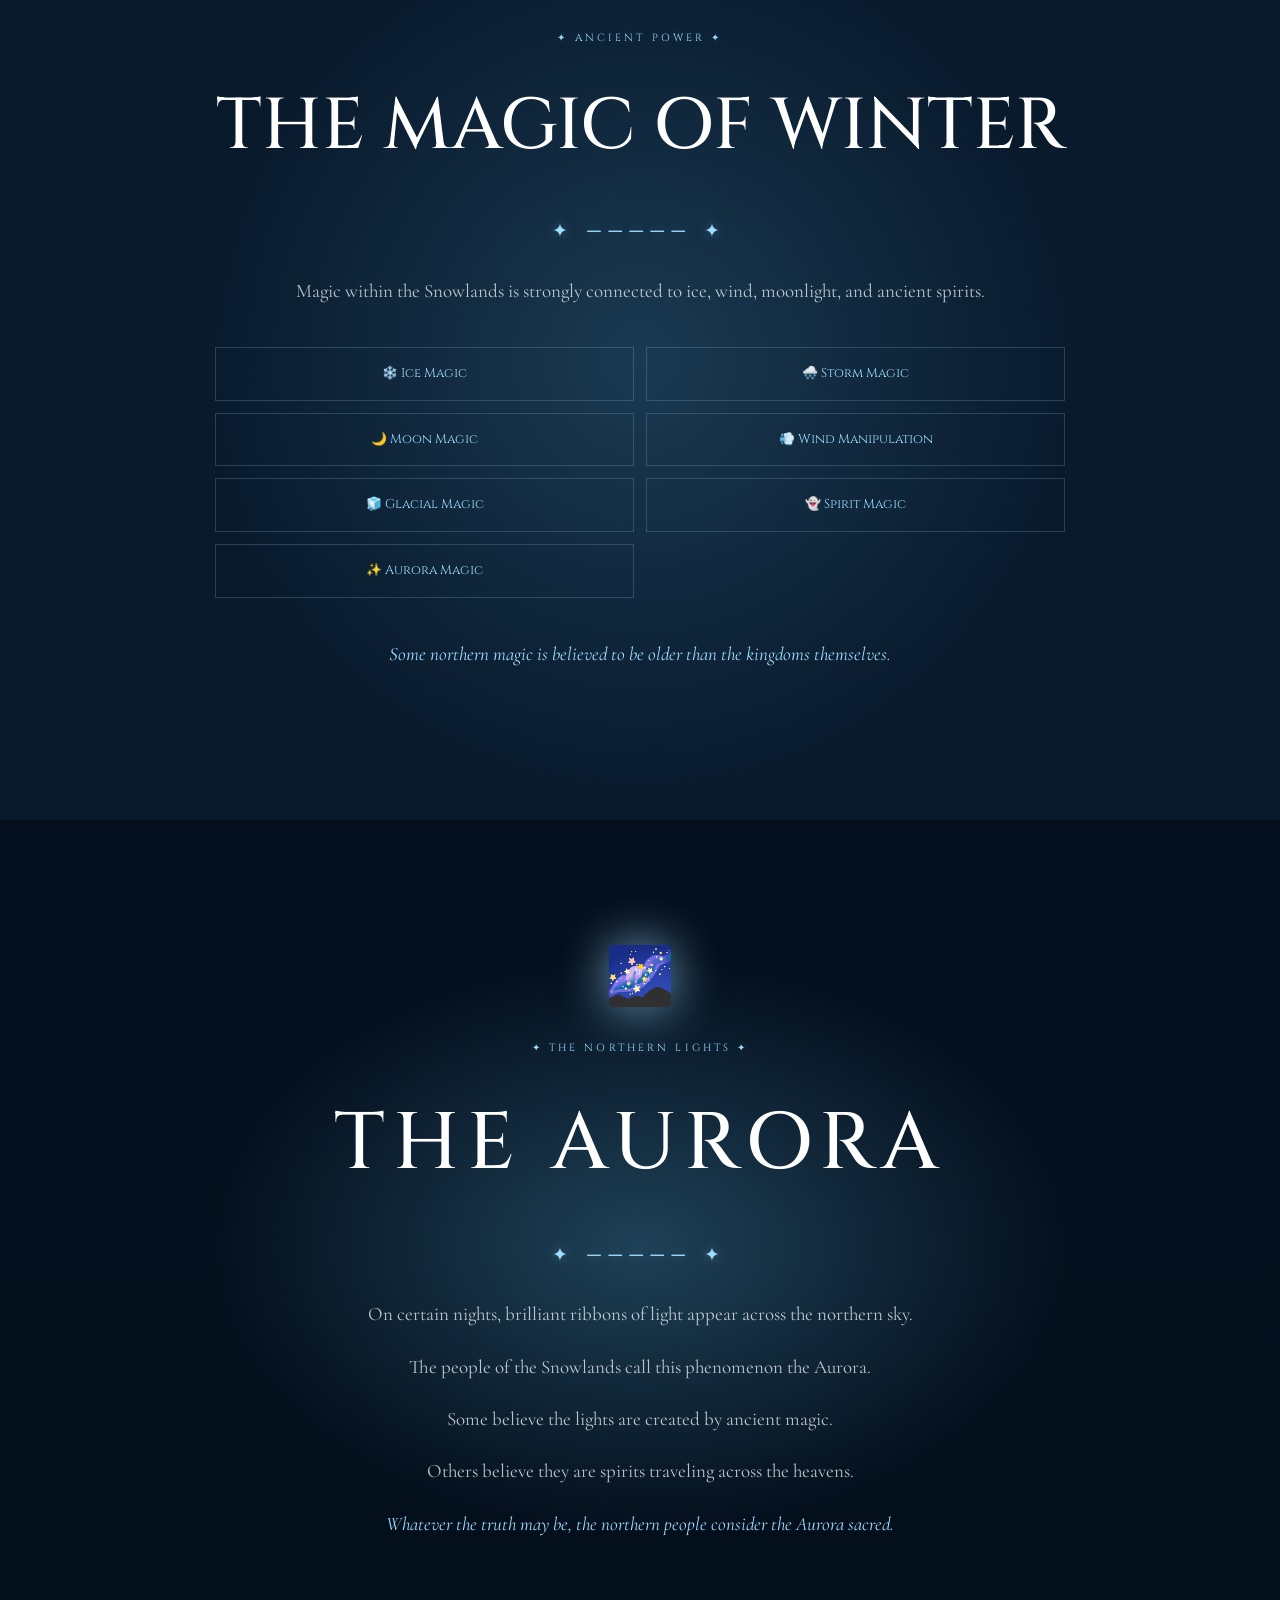
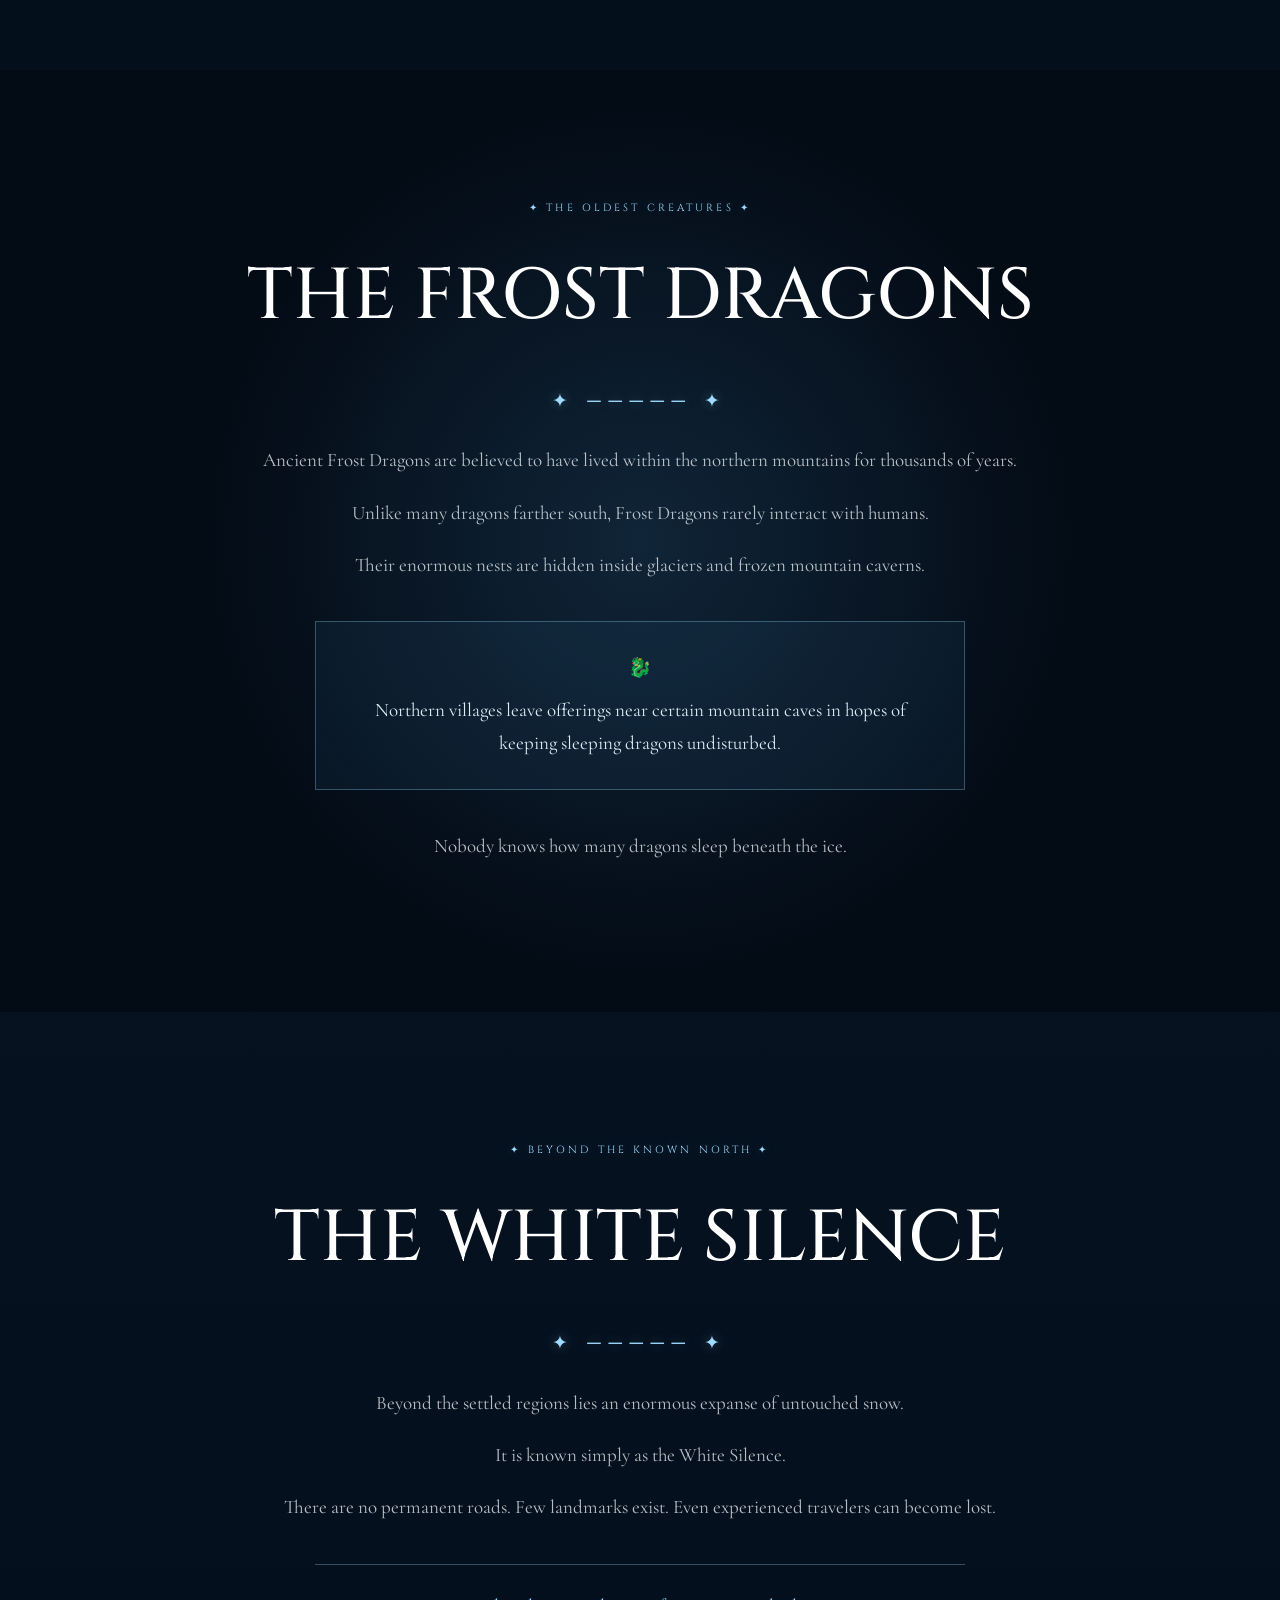
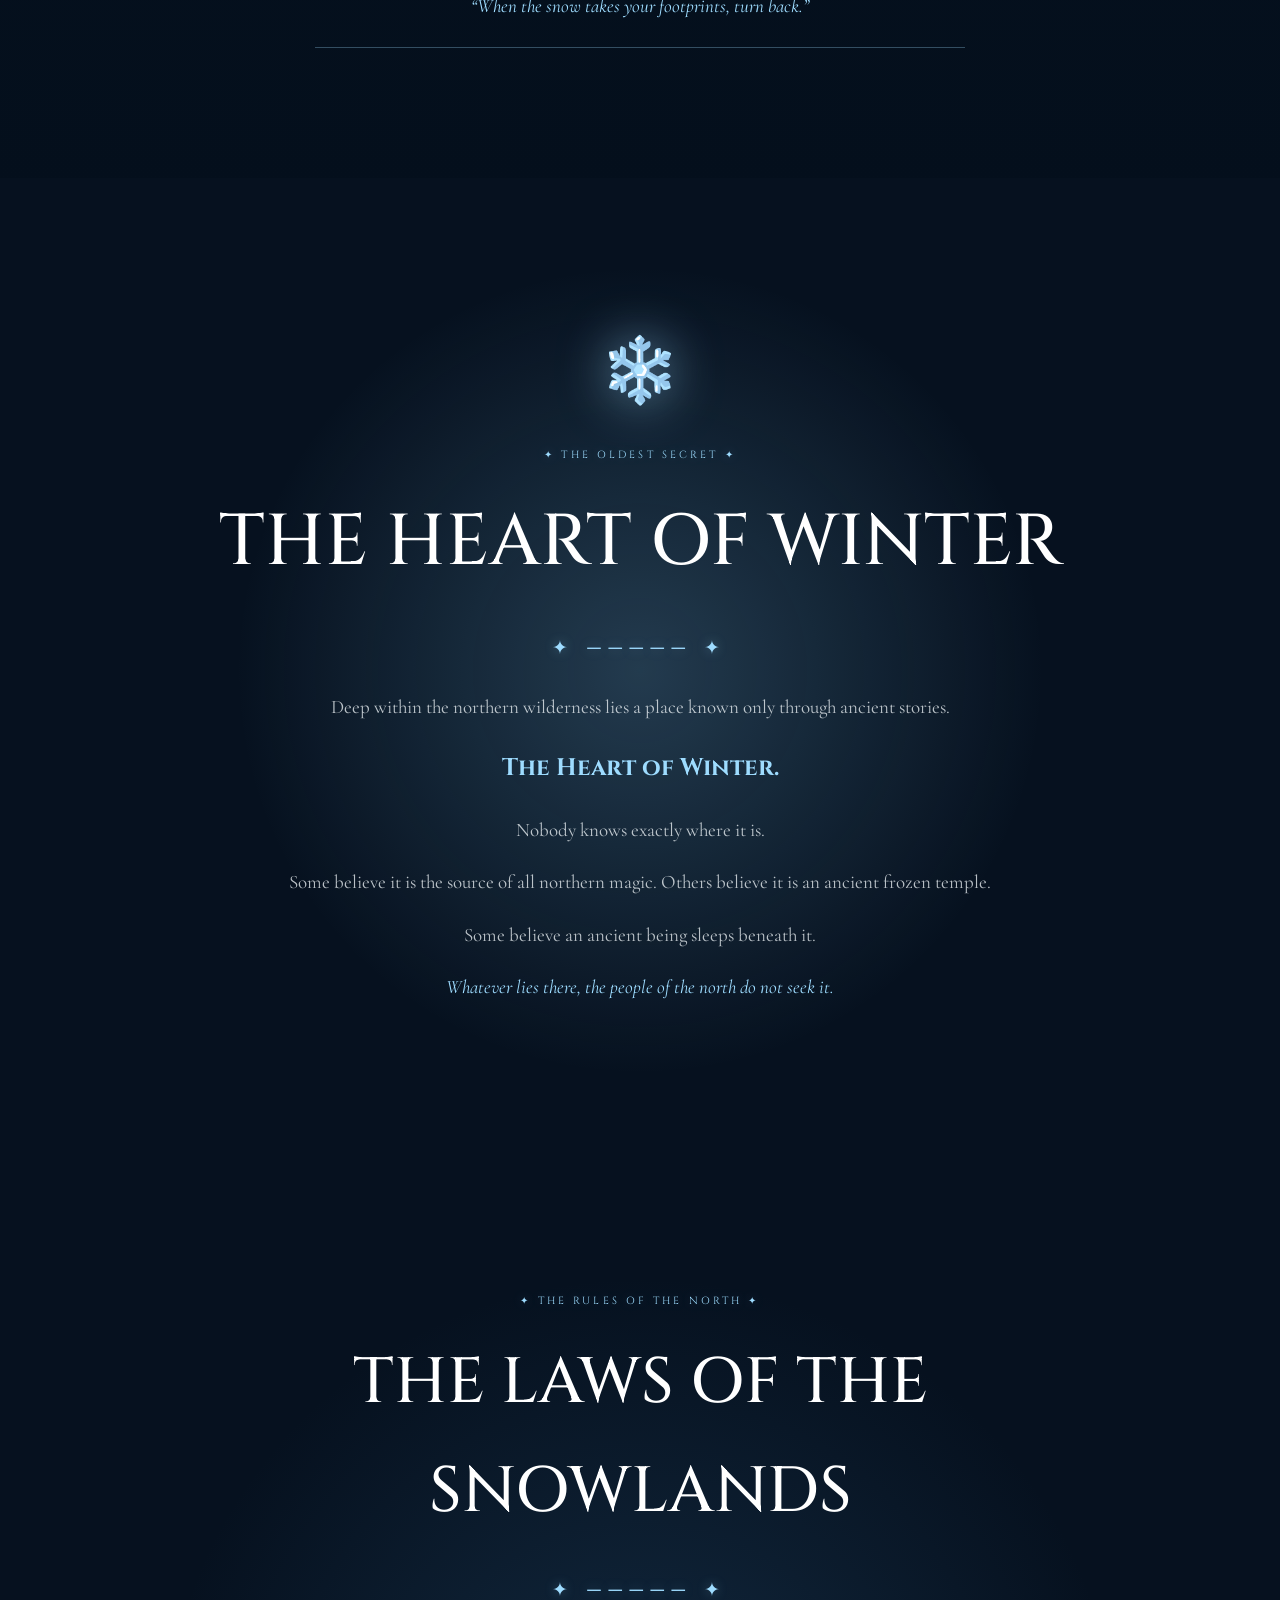
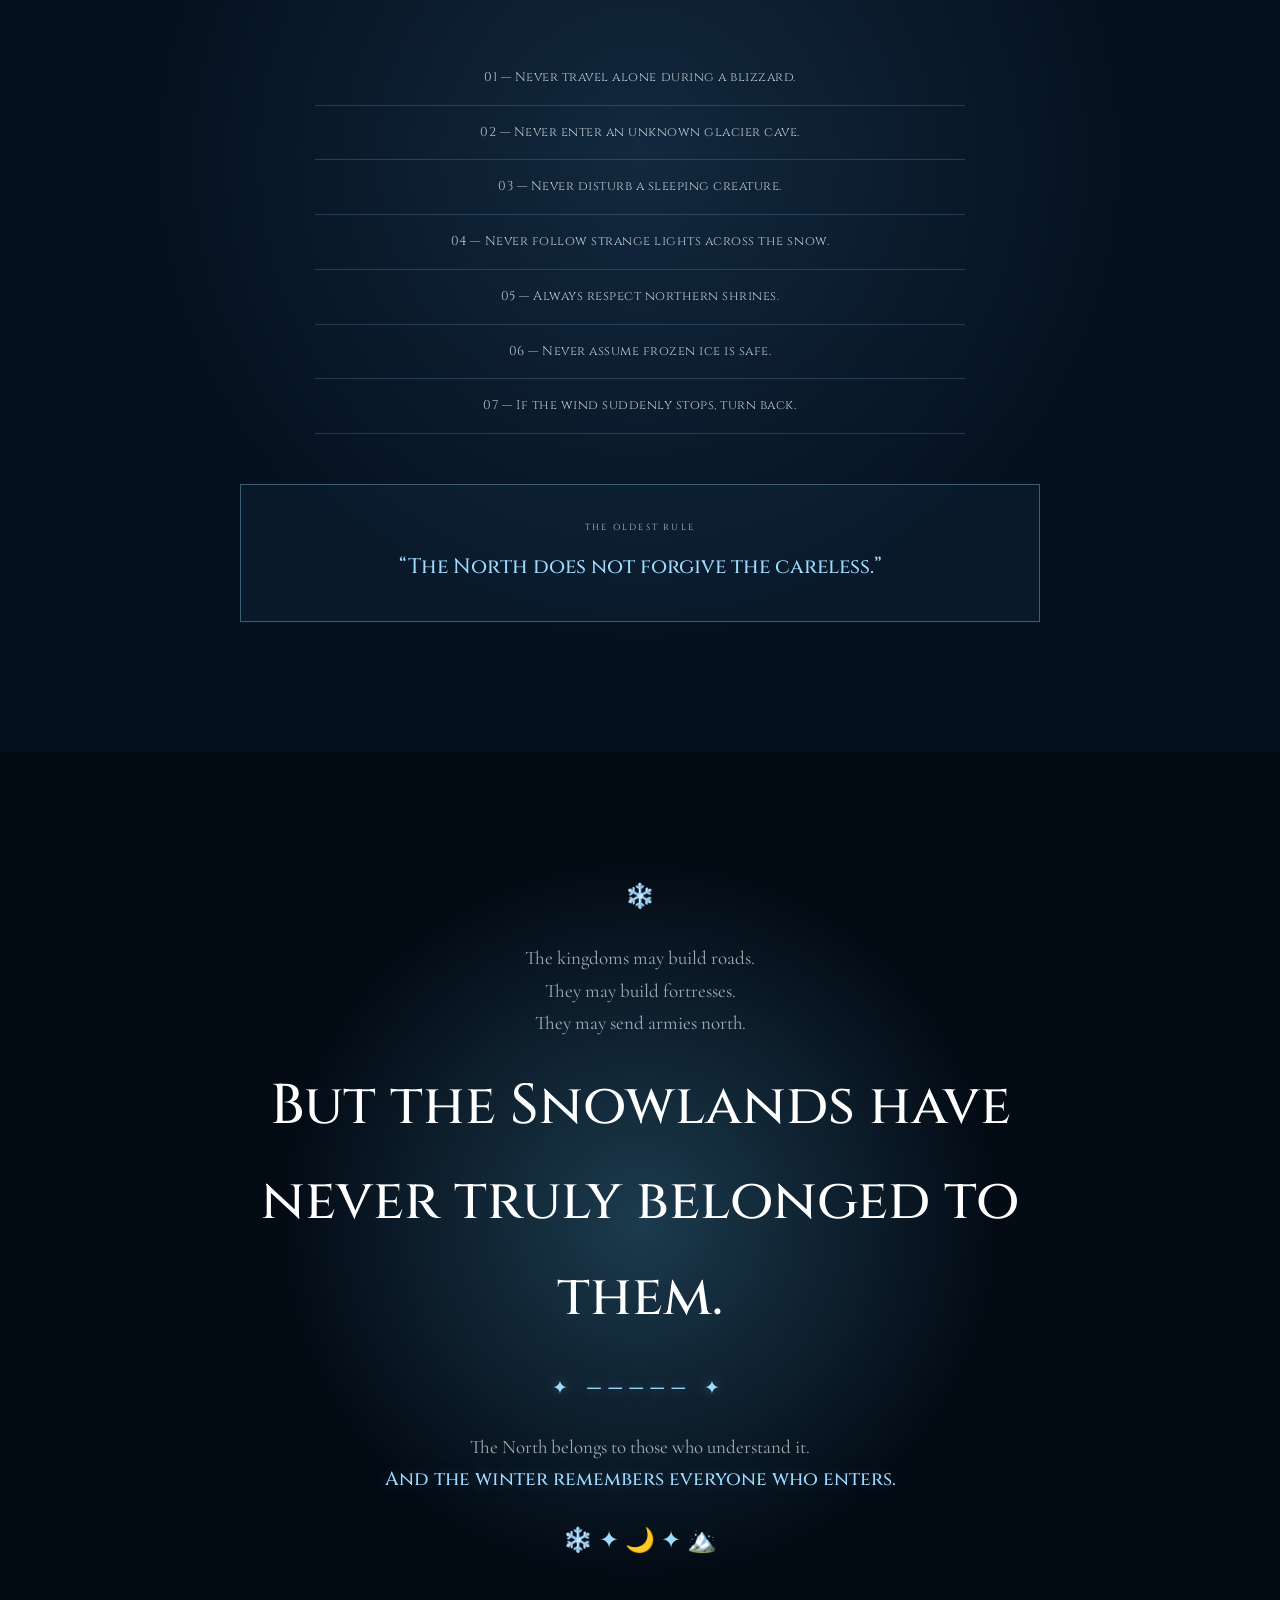
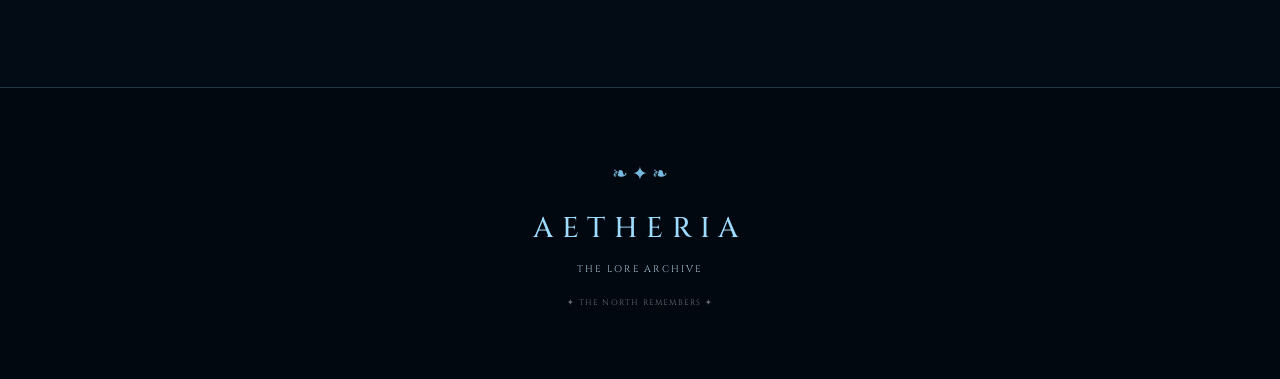
<file: snowlands.html>
<!DOCTYPE html>
<html lang="en">

<head>

  <meta charset="UTF-8">
  <meta name="viewport" content="width=device-width, initial-scale=1.0">

  <title>Aetheria — The Northern Snowlands</title>

  <link rel="stylesheet" href="style.css">
  <link rel="stylesheet" href="snowlands.css">

</head>


<body>


<header class="site-header">

  <a href="index.html" class="brand">

    <span class="brand-name">
      AETHERIA
    </span>

    <span class="brand-subtitle">
      THE LORE ARCHIVE
    </span>

  </a>


  <nav class="nav">

    <a href="index.html">
      HOME
    </a>

    <a href="#overview">
      LORE
    </a>

    <a href="#regions">
      REGIONS
    </a>

    <a href="#people">
      PEOPLE
    </a>

    <a href="#creatures">
      CREATURES
    </a>

    <a href="#magic">
      MAGIC
    </a>

  </nav>

</header>


<main>


<!-- HERO -->

<section class="snow-hero">

  <div class="hero-content">

    <div class="snow-symbol">
      ❄️
    </div>

    <p class="eyebrow">
      ✦ THE NORTHERN FRONTIER OF AETHERIA ✦
    </p>

    <h1>
      THE NORTHERN<br>
      SNOWLANDS
    </h1>

    <div class="gold-rule">
      ✦ ───────── ✦
    </div>

    <p class="motto">
      “Where winter never sleeps,<br>
      and the ancient ice remembers.”
    </p>

    <span class="location">
      AETHERIA • THE FROZEN NORTH
    </span>

  </div>


  <div class="scroll-hint">
    ↓ ENTER THE FROZEN NORTH ↓
  </div>

</section>


<!-- INTRODUCTION -->

<section class="paper-section" id="overview">

  <div class="section-frame">

    <p class="eyebrow dark">
      ✦ THE NORTHERN SNOWLANDS ✦
    </p>

    <h2>
      Where Winter Reigns
    </h2>

    <div class="gold-rule dark-rule">
      ✦
    </div>

    <p class="lead">
      The Northern Snowlands are a vast frozen region
      located at the northernmost edge of Aetheria.
    </p>

    <p>
      Endless fields of snow stretch toward distant
      mountains, while frozen forests, glaciers, icy
      rivers, and enormous frozen lakes dominate the land.
    </p>

    <p>
      Winter rules the region for most of the year.
    </p>

    <p>
      Temperatures can fall far below freezing,
      especially during the long northern nights.
    </p>

    <p>
      Blizzards can appear without warning.
    </p>

    <p class="emphasis">
      And beyond the snowline lie places where few
      outsiders have ever survived.
    </p>

    <p>
      The people who call the Snowlands home have learned
      to respect the cold rather than attempt to conquer it.
    </p>

  </div>

</section>


<!-- REGIONS -->

<section class="dark-lore" id="regions">

  <div class="lore-container">

    <p class="eyebrow">
      ✦ THE FROZEN NORTH ✦
    </p>

    <h2>
      THE REGIONS OF THE SNOWLANDS
    </h2>

    <div class="gold-rule">
      ✦ ───────── ✦
    </div>

    <p>
      The Northern Snowlands contain several distinct
      environments, each shaped by the endless winter.
    </p>


    <div class="region-grid">


      <div class="region-card">

        <span>❄️</span>

        <h3>
          The Frozen Plains
        </h3>

        <p>
          Endless fields of snow and ice where powerful
          northern winds sweep across the land.
        </p>

      </div>


      <div class="region-card">

        <span>🌲</span>

        <h3>
          The Frostwood
        </h3>

        <p>
          Ancient evergreen forests covered in permanent
          frost and heavy snow.
        </p>

      </div>


      <div class="region-card">

        <span>🏔️</span>

        <h3>
          The Ice Mountains
        </h3>

        <p>
          Towering mountains covered in glaciers and
          ancient frozen caves.
        </p>

      </div>


      <div class="region-card">

        <span>🌊</span>

        <h3>
          The Frozen Lakes
        </h3>

        <p>
          Enormous lakes whose surfaces remain frozen
          throughout most of the year.
        </p>

      </div>


      <div class="region-card">

        <span>🧊</span>

        <h3>
          The Great Glacier
        </h3>

        <p>
          A massive field of ancient ice believed to
          contain secrets buried beneath its surface.
        </p>

      </div>


      <div class="region-card">

        <span>🌙</span>

        <h3>
          The Far North
        </h3>

        <p>
          The most remote region of the Snowlands,
          where almost nothing is known.
        </p>

      </div>


    </div>

  </div>

</section>


<!-- CLIMATE -->

<section class="paper-section">

  <div class="section-heading">

    <p class="eyebrow dark">
      ✦ THE WINTER ✦
    </p>

    <h2>
      THE CLIMATE OF THE NORTH
    </h2>

    <div class="gold-rule dark-rule">
      ✦
    </div>

    <p class="lead">
      The Snowlands experience some of the harshest
      weather in all of Aetheria.
    </p>

  </div>


  <div class="climate-grid">


    <article class="climate-card">

      <span class="climate-icon">
        ❄️
      </span>

      <h3>
        Endless Snow
      </h3>

      <p>
        Snow covers much of the northern landscape
        throughout the year.
      </p>

    </article>


    <article class="climate-card">

      <span class="climate-icon">
        🌨️
      </span>

      <h3>
        Blizzards
      </h3>

      <p>
        Powerful storms can completely erase trails
        and make travel nearly impossible.
      </p>

    </article>


    <article class="climate-card">

      <span class="climate-icon">
        🌙
      </span>

      <h3>
        The Long Night
      </h3>

      <p>
        During winter, darkness can last for extremely
        long periods of time.
      </p>

    </article>


    <article class="climate-card">

      <span class="climate-icon">
        ☀️
      </span>

      <h3>
        The Pale Sun
      </h3>

      <p>
        Even during daylight, the northern sun often
        provides little warmth.
      </p>

    </article>


  </div>

</section>


<!-- PEOPLE -->

<section class="dark-lore" id="people">

  <div class="lore-container">

    <p class="eyebrow">
      ✦ CHILDREN OF THE FROST ✦
    </p>

    <h2>
      THE PEOPLE OF THE SNOWLANDS
    </h2>

    <div class="gold-rule">
      ✦ ───────── ✦
    </div>

    <p>
      Numerous peoples have adapted to life within the
      frozen north.
    </p>


    <div class="people-grid">


      <div class="people-card">

        <span>🐺</span>

        <h3>
          Wolf Demi-Humans
        </h3>

        <p>
          Skilled hunters and trackers capable of surviving
          the harshest northern conditions.
        </p>

      </div>


      <div class="people-card">

        <span>🦊</span>

        <h3>
          Fox Demi-Humans
        </h3>

        <p>
          Clever and adaptable communities often found
          near forests and snowy settlements.
        </p>

      </div>


      <div class="people-card">

        <span>🐻</span>

        <h3>
          Bear Demi-Humans
        </h3>

        <p>
          Powerful northern inhabitants known for their
          strength and endurance.
        </p>

      </div>


      <div class="people-card">

        <span>🦌</span>

        <h3>
          Reindeer Demi-Humans
        </h3>

        <p>
          Nomadic communities who travel across the frozen
          plains with their herds.
        </p>

      </div>


      <div class="people-card">

        <span>🦉</span>

        <h3>
          Snow Owl Demi-Humans
        </h3>

        <p>
          Nocturnal hunters and scouts who navigate the
          northern wilderness beneath moonlight.
        </p>

      </div>


      <div class="people-card">

        <span>🧝</span>

        <h3>
          Frost Elves
        </h3>

        <p>
          An ancient race believed to possess a natural
          connection to ice magic.
        </p>

      </div>


    </div>

  </div>

</section>


<!-- CREATURES -->

<section class="creature-section" id="creatures">

  <div class="lore-container">

    <p class="eyebrow">
      ✦ CREATURES OF THE FROZEN NORTH ✦
    </p>

    <h2>
      THE WINTER BEASTS
    </h2>

    <div class="gold-rule">
      ✦ ───────── ✦
    </div>

    <p>
      The Snowlands contain creatures that have evolved
      specifically for life within the frozen wilderness.
    </p>


    <div class="creature-grid">


      <div>

        <span>🐺</span>

        <h3>
          Frost Wolves
        </h3>

        <p>
          Large wolves with thick winter coats that hunt
          silently through snowstorms.
        </p>

      </div>


      <div>

        <span>🐻</span>

        <h3>
          Ice Bears
        </h3>

        <p>
          Massive predators capable of surviving
          temperatures that would kill ordinary creatures.
        </p>

      </div>


      <div>

        <span>🦌</span>

        <h3>
          Moon Reindeer
        </h3>

        <p>
          Magical northern deer whose antlers shimmer
          beneath moonlight.
        </p>

      </div>


      <div>

        <span>🐉</span>

        <h3>
          Frost Dragons
        </h3>

        <p>
          Ancient dragons capable of breathing freezing
          magic instead of ordinary flame.
        </p>

      </div>


      <div>

        <span>🦅</span>

        <h3>
          Ice Hawks
        </h3>

        <p>
          Powerful birds that hunt across the frozen
          plains and mountain valleys.
        </p>

      </div>


      <div>

        <span>🦌</span>

        <h3>
          Glacier Stags
        </h3>

        <p>
          Rare magical creatures said to appear only
          during the northern aurora.
        </p>

      </div>


    </div>

  </div>

</section>


<!-- ANCIENT ICE -->

<section class="paper-section">

  <div class="section-frame">

    <p class="eyebrow dark">
      ✦ THE ANCIENT NORTH ✦
    </p>

    <h2>
      THE SECRETS BENEATH THE ICE
    </h2>

    <div class="gold-rule dark-rule">
      ✦
    </div>

    <p class="lead">
      The ice of the northern lands is far older than
      many of the civilizations surrounding it.
    </p>

    <p>
      Frozen ruins can sometimes be found beneath
      glaciers and layers of ancient snow.
    </p>

    <p>
      Some explorers believe entire settlements remain
      preserved beneath the ice.
    </p>


    <div class="ruin-grid">


      <div class="ruin-card">

        <span>Ⅰ</span>

        <h3>
          Frozen Temples
        </h3>

        <p>
          Ancient structures trapped beneath centuries
          of ice.
        </p>

      </div>


      <div class="ruin-card">

        <span>Ⅱ</span>

        <h3>
          Lost Settlements
        </h3>

        <p>
          Forgotten communities believed to have vanished
          during ancient winters.
        </p>

      </div>


      <div class="ruin-card">

        <span>Ⅲ</span>

        <h3>
          The Ice Vaults
        </h3>

        <p>
          Strange chambers buried deep beneath the
          oldest glaciers.
        </p>

      </div>


    </div>


    <p class="emphasis">
      Nobody knows what remains sealed beneath the deepest ice.
    </p>

  </div>

</section>


<!-- MAGIC -->

<section class="magic-section" id="magic">

  <div class="magic-content">

    <p class="eyebrow">
      ✦ ANCIENT POWER ✦
    </p>

    <h2>
      THE MAGIC OF WINTER
    </h2>

    <div class="gold-rule">
      ✦ ───── ✦
    </div>

    <p>
      Magic within the Snowlands is strongly connected
      to ice, wind, moonlight, and ancient spirits.
    </p>


    <div class="magic-list">

      <div>❄️ Ice Magic</div>
      <div>🌨️ Storm Magic</div>
      <div>🌙 Moon Magic</div>
      <div>💨 Wind Manipulation</div>
      <div>🧊 Glacial Magic</div>
      <div>👻 Spirit Magic</div>
      <div>✨ Aurora Magic</div>

    </div>


    <p class="mystery">
      Some northern magic is believed to be older than
      the kingdoms themselves.
    </p>

  </div>

</section>


<!-- AURORA -->

<section class="aurora-section">

  <div class="aurora-content">

    <span class="aurora-symbol">
      🌌
    </span>

    <p class="eyebrow">
      ✦ THE NORTHERN LIGHTS ✦
    </p>

    <h2>
      THE AURORA
    </h2>

    <div class="gold-rule">
      ✦ ───── ✦
    </div>

    <p>
      On certain nights, brilliant ribbons of light appear
      across the northern sky.
    </p>

    <p>
      The people of the Snowlands call this phenomenon
      the Aurora.
    </p>

    <p>
      Some believe the lights are created by ancient magic.
    </p>

    <p>
      Others believe they are spirits traveling across
      the heavens.
    </p>

    <p class="mystery">
      Whatever the truth may be, the northern people
      consider the Aurora sacred.
    </p>

  </div>

</section>


<!-- FROST DRAGONS -->

<section class="dragon-section">

  <div class="dragon-content">

    <p class="eyebrow">
      ✦ THE OLDEST CREATURES ✦
    </p>

    <h2>
      THE FROST DRAGONS
    </h2>

    <div class="gold-rule">
      ✦ ───── ✦
    </div>

    <p>
      Ancient Frost Dragons are believed to have lived
      within the northern mountains for thousands of years.
    </p>

    <p>
      Unlike many dragons farther south, Frost Dragons
      rarely interact with humans.
    </p>

    <p>
      Their enormous nests are hidden inside glaciers
      and frozen mountain caverns.
    </p>


    <div class="dragon-warning">

      🐉

      <p>
        Northern villages leave offerings near certain
        mountain caves in hopes of keeping sleeping
        dragons undisturbed.
      </p>

    </div>


    <p class="final-warning">
      Nobody knows how many dragons sleep beneath the ice.
    </p>

  </div>

</section>


<!-- WHITE SILENCE -->

<section class="deep-wilds">

  <div class="deep-content">

    <p class="eyebrow">
      ✦ BEYOND THE KNOWN NORTH ✦
    </p>

    <h2>
      THE WHITE SILENCE
    </h2>

    <div class="gold-rule">
      ✦ ───── ✦
    </div>

    <p>
      Beyond the settled regions lies an enormous
      expanse of untouched snow.
    </p>

    <p>
      It is known simply as the White Silence.
    </p>

    <p>
      There are no permanent roads.
      Few landmarks exist.
      Even experienced travelers can become lost.
    </p>

    <blockquote>
      “When the snow takes your footprints,
      turn back.”
    </blockquote>

  </div>

</section>


<!-- HEART OF WINTER -->

<section class="heart-section">

  <div class="heart-content">

    <span class="heart-symbol">
      ❄️
    </span>

    <p class="eyebrow">
      ✦ THE OLDEST SECRET ✦
    </p>

    <h2>
      THE HEART OF WINTER
    </h2>

    <div class="gold-rule">
      ✦ ───── ✦
    </div>

    <p>
      Deep within the northern wilderness lies a place
      known only through ancient stories.
    </p>

    <h3>
      The Heart of Winter.
    </h3>

    <p>
      Nobody knows exactly where it is.
    </p>

    <p>
      Some believe it is the source of all northern magic.
      Others believe it is an ancient frozen temple.
    </p>

    <p>
      Some believe an ancient being sleeps beneath it.
    </p>

    <p class="mystery">
      Whatever lies there, the people of the north
      do not seek it.
    </p>

  </div>

</section>


<!-- LAWS -->

<section class="wild-law">

  <div class="law-content">

    <p class="eyebrow">
      ✦ THE RULES OF THE NORTH ✦
    </p>

    <h2>
      THE LAWS OF THE SNOWLANDS
    </h2>

    <div class="gold-rule">
      ✦ ───── ✦
    </div>


    <div class="laws">

      <p>01 — Never travel alone during a blizzard.</p>

      <p>02 — Never enter an unknown glacier cave.</p>

      <p>03 — Never disturb a sleeping creature.</p>

      <p>04 — Never follow strange lights across the snow.</p>

      <p>05 — Always respect northern shrines.</p>

      <p>06 — Never assume frozen ice is safe.</p>

      <p>07 — If the wind suddenly stops, turn back.</p>

    </div>


    <div class="final-law">

      <span>
        THE OLDEST RULE
      </span>

      <strong>
        “The North does not forgive the careless.”
      </strong>

    </div>

  </div>

</section>


<!-- END -->

<section class="wild-ending">

  <div class="ending-content">

    <div class="final-symbol">
      ❄️
    </div>

    <p>
      The kingdoms may build roads.
    </p>

    <p>
      They may build fortresses.
    </p>

    <p>
      They may send armies north.
    </p>

    <h2>
      But the Snowlands have never truly belonged to them.
    </h2>

    <div class="gold-rule">
      ✦ ───── ✦
    </div>

    <p>
      The North belongs to those who understand it.
    </p>

    <h3>
      And the winter remembers everyone who enters.
    </h3>

    <div class="final-symbol">
      ❄️ ✦ 🌙 ✦ 🏔️
    </div>

  </div>

</section>


</main>


<footer>

  <div>
    ❧ ✦ ❧
  </div>

  <h2>
    AETHERIA
  </h2>

  <p>
    THE LORE ARCHIVE
  </p>

  <small>
    ✦ THE NORTH REMEMBERS ✦
  </small>

</footer>


</body>
</html>
</file>
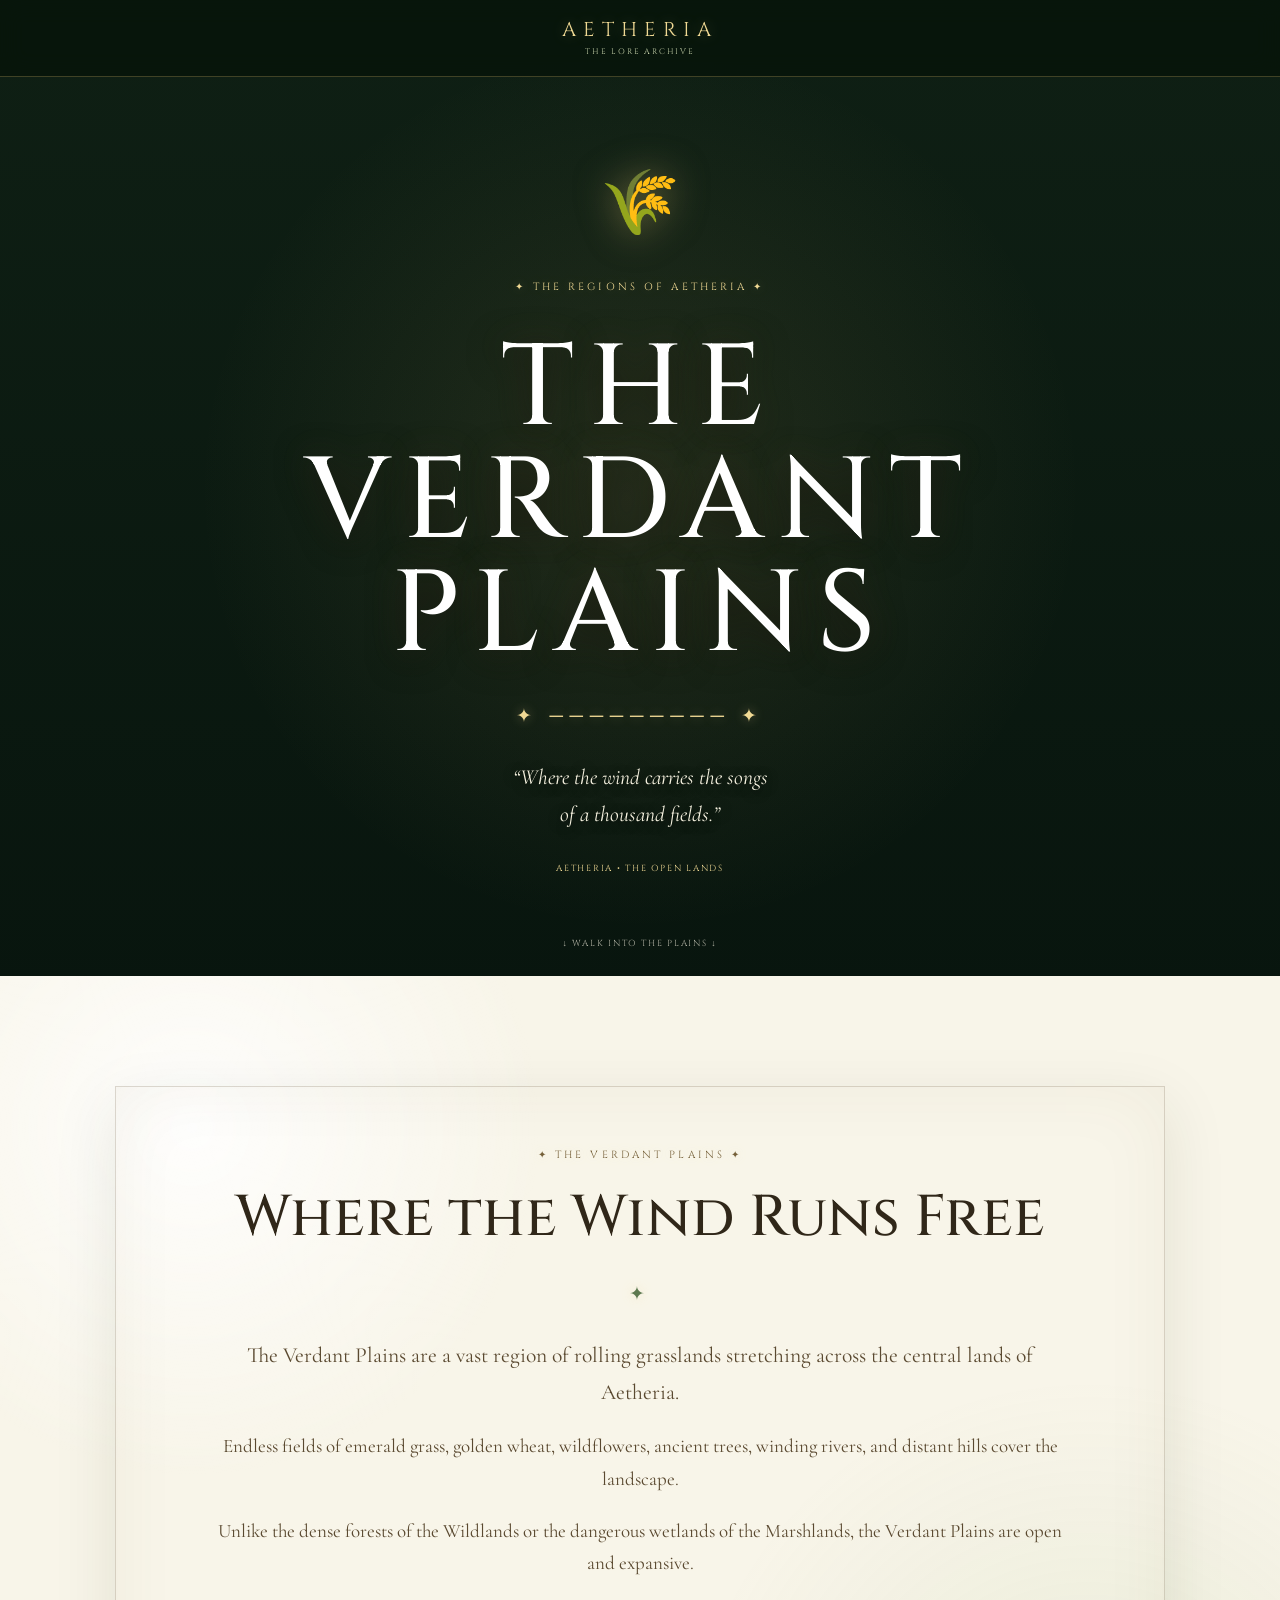
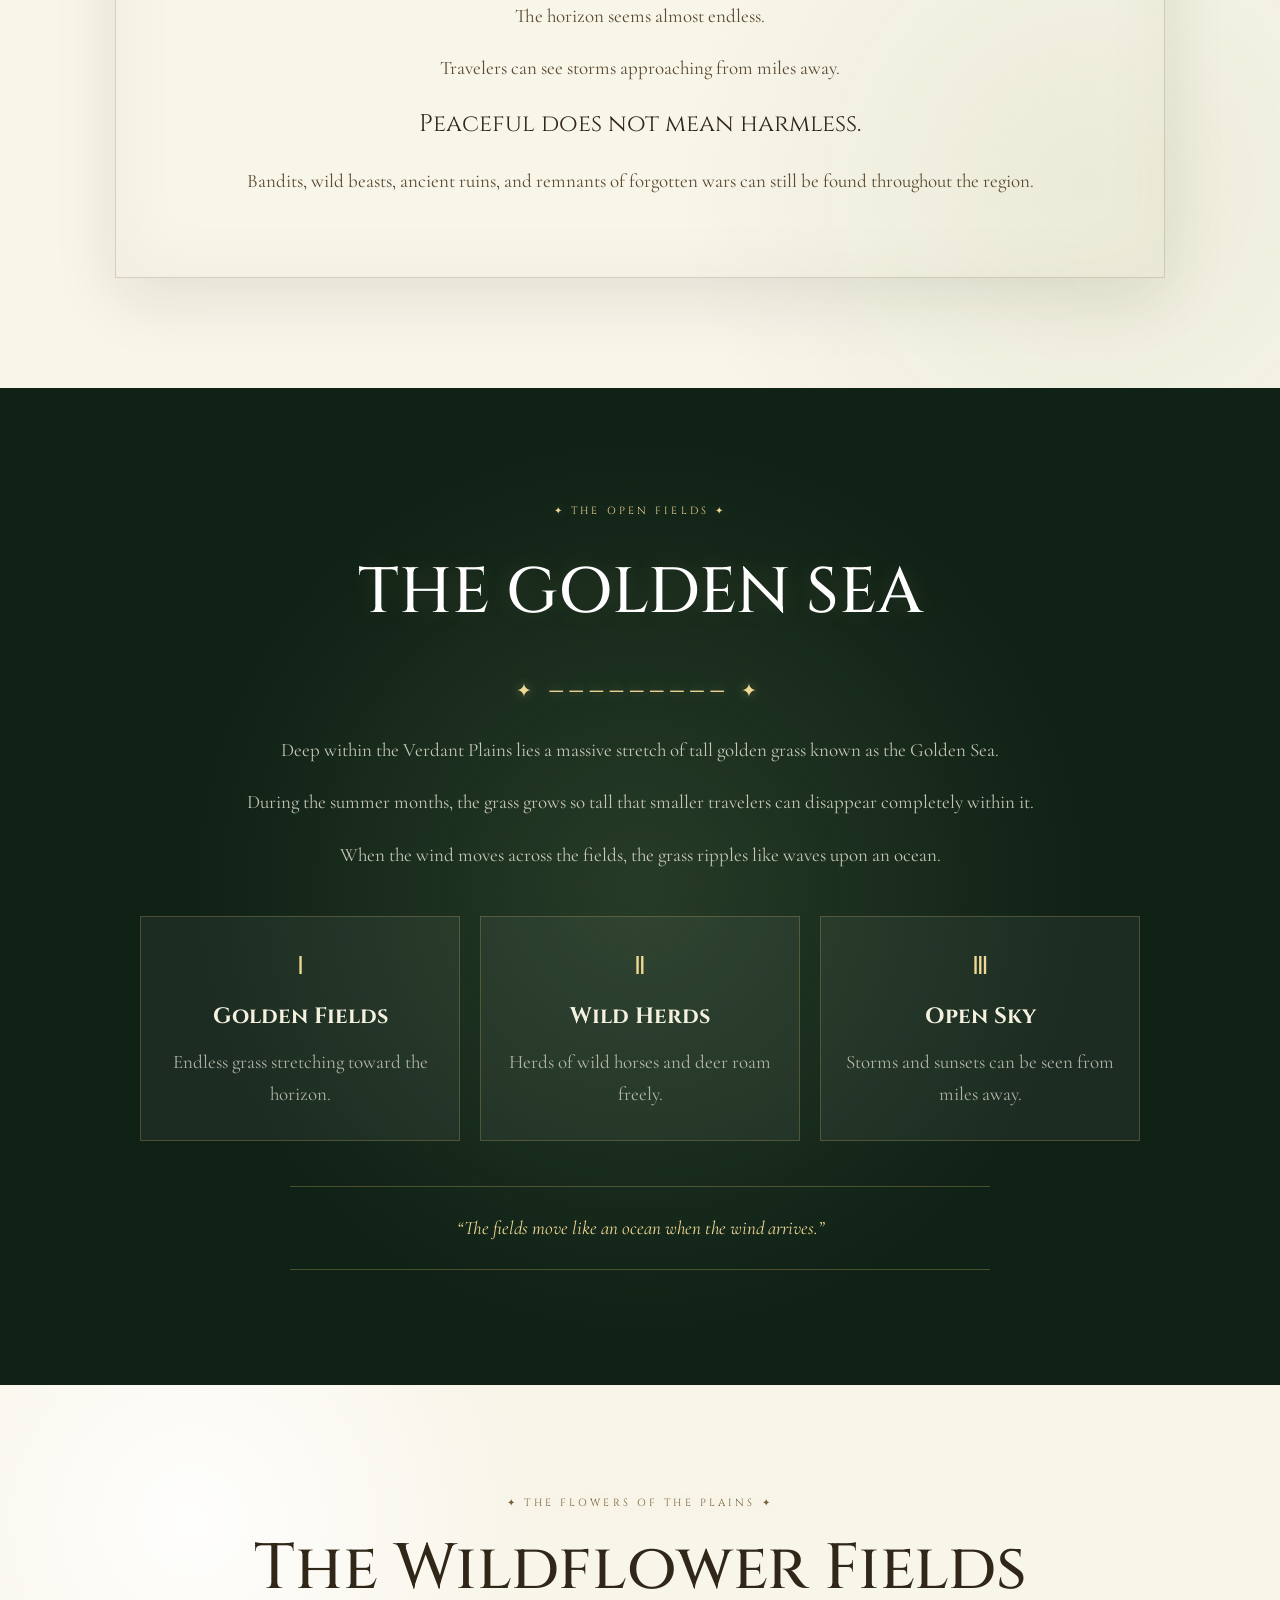
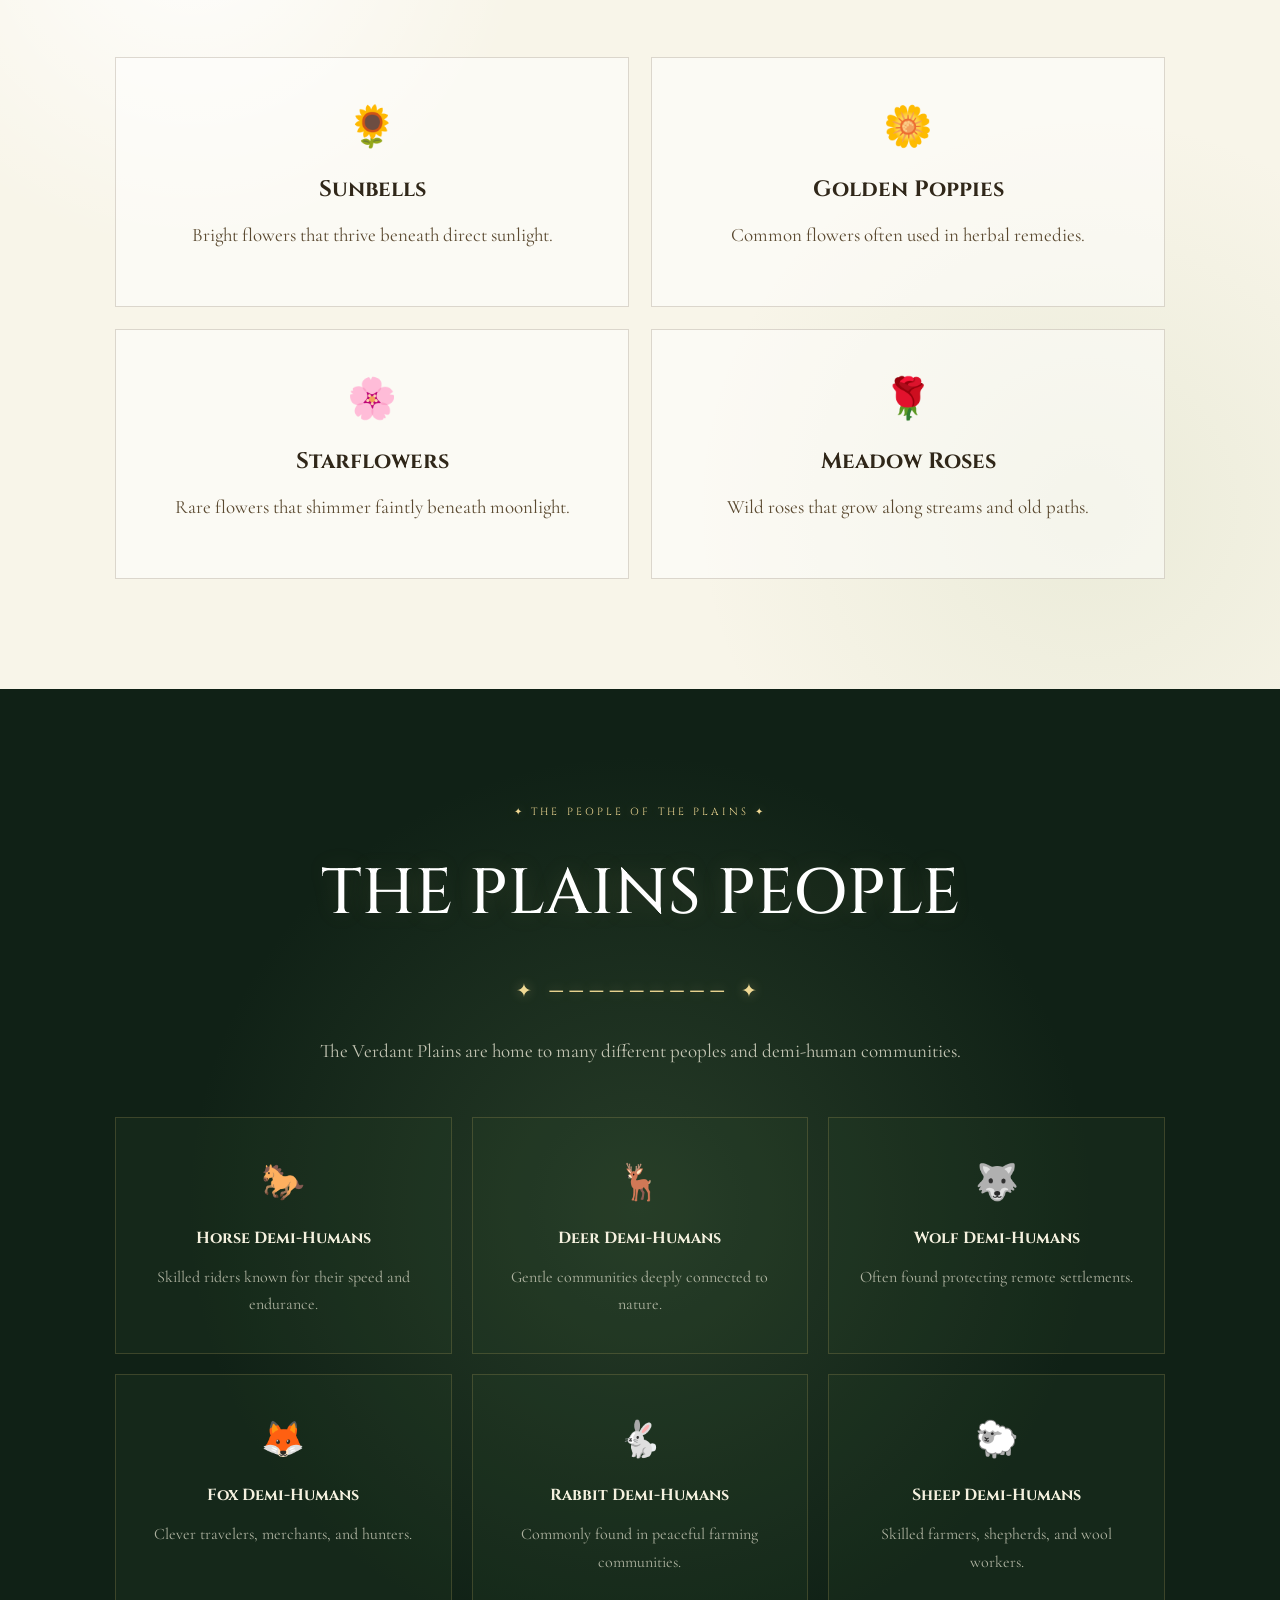
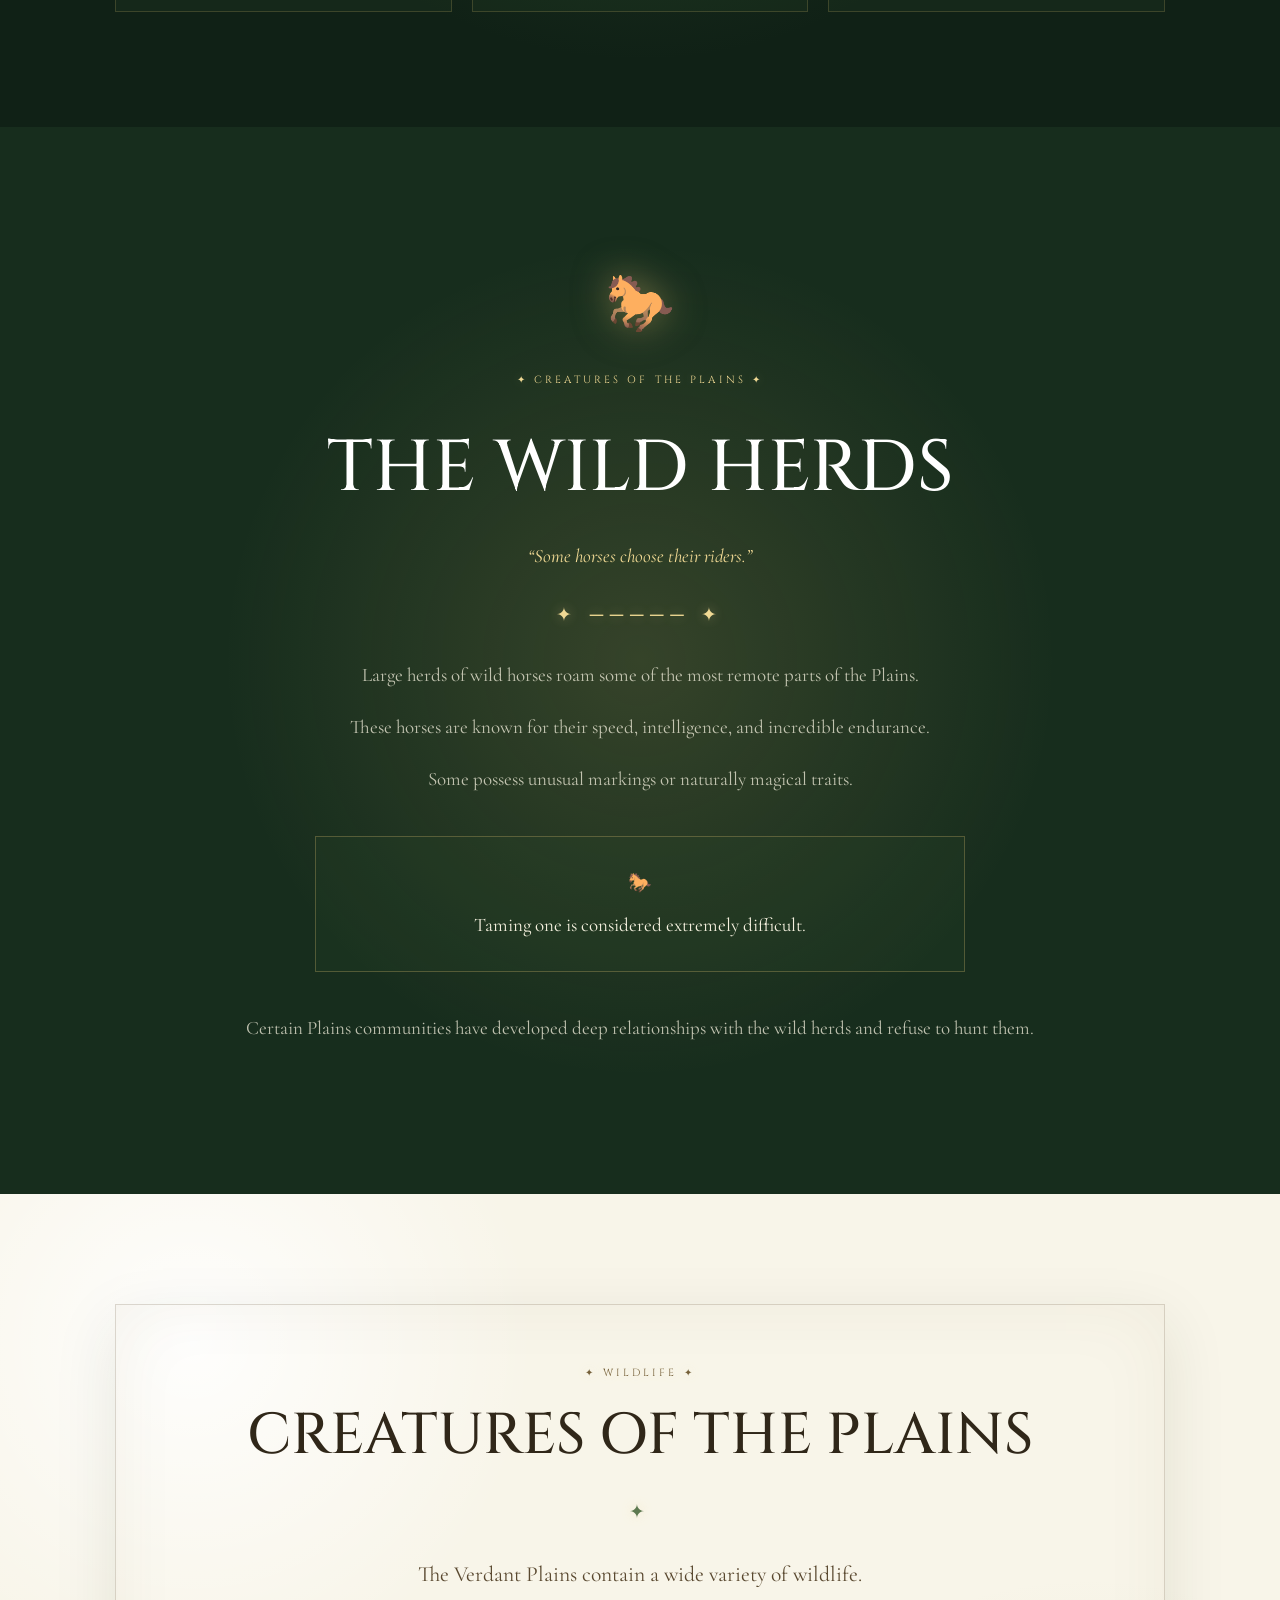
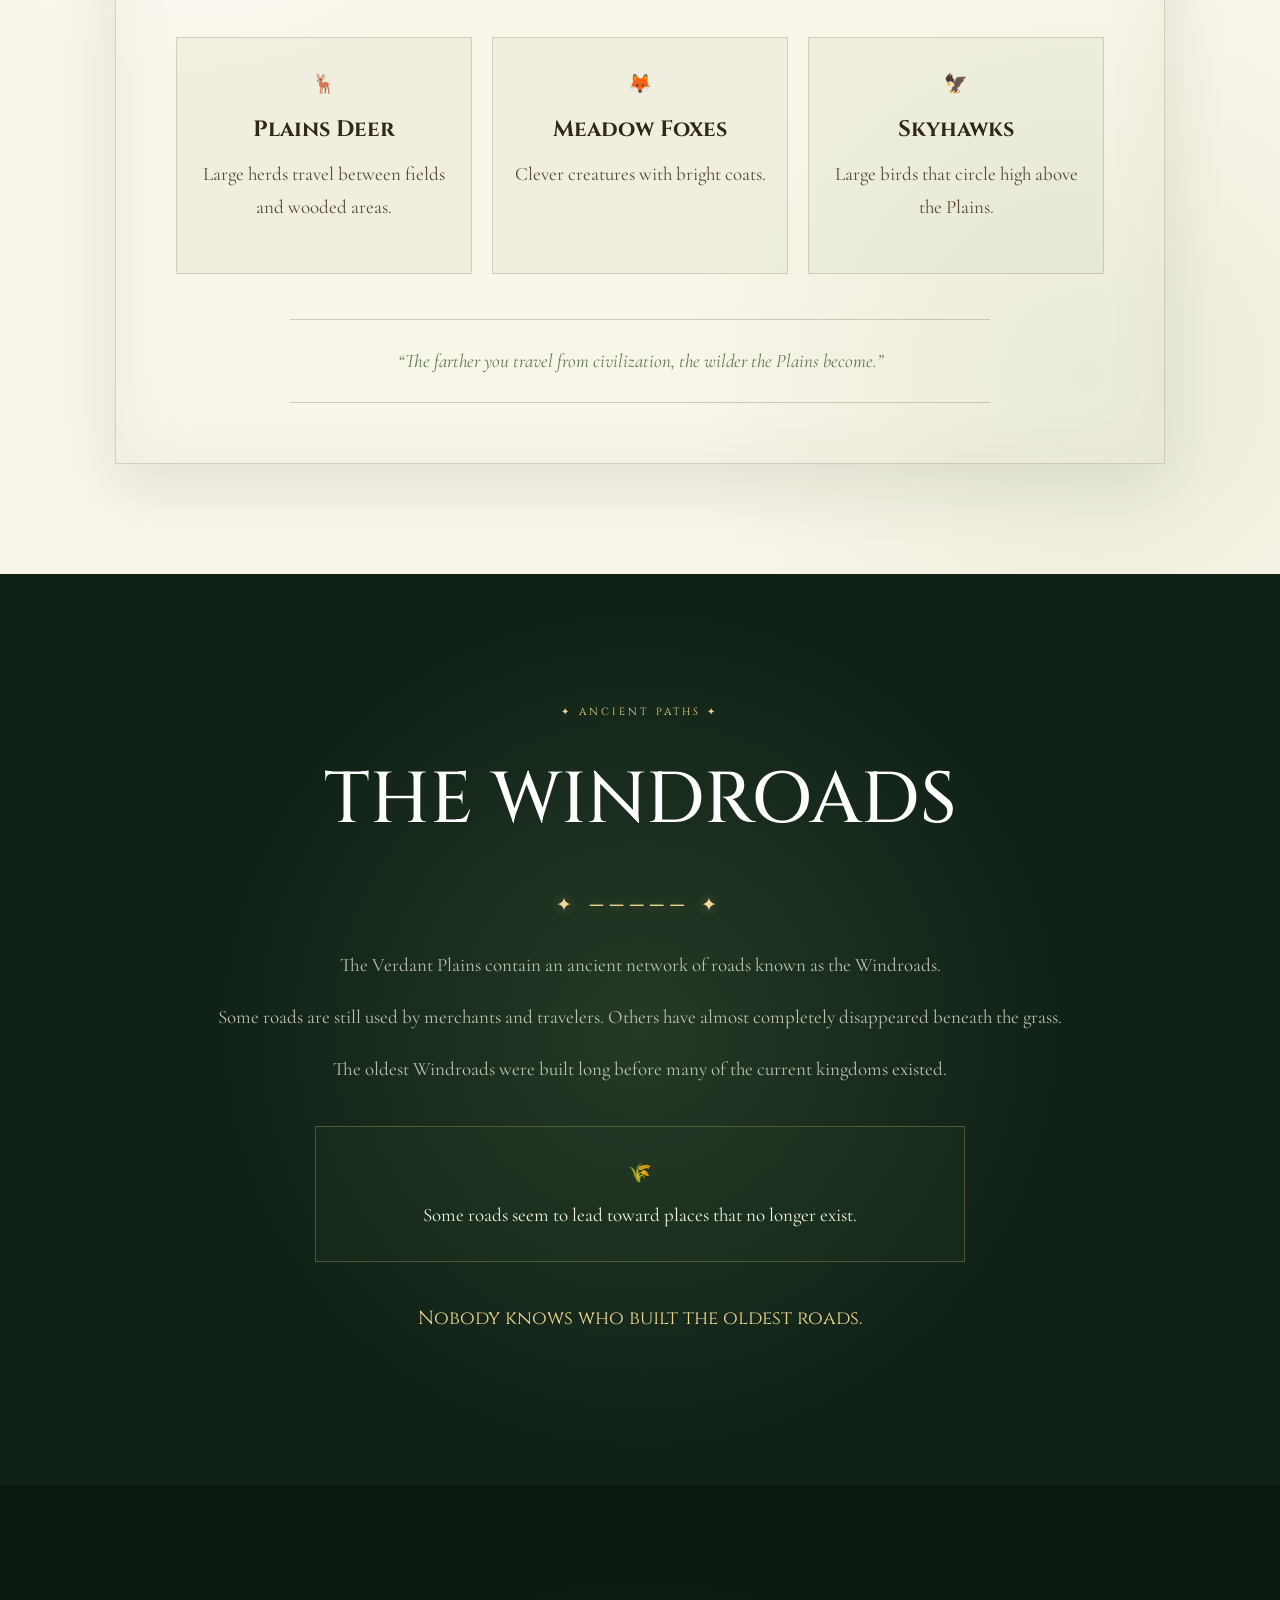
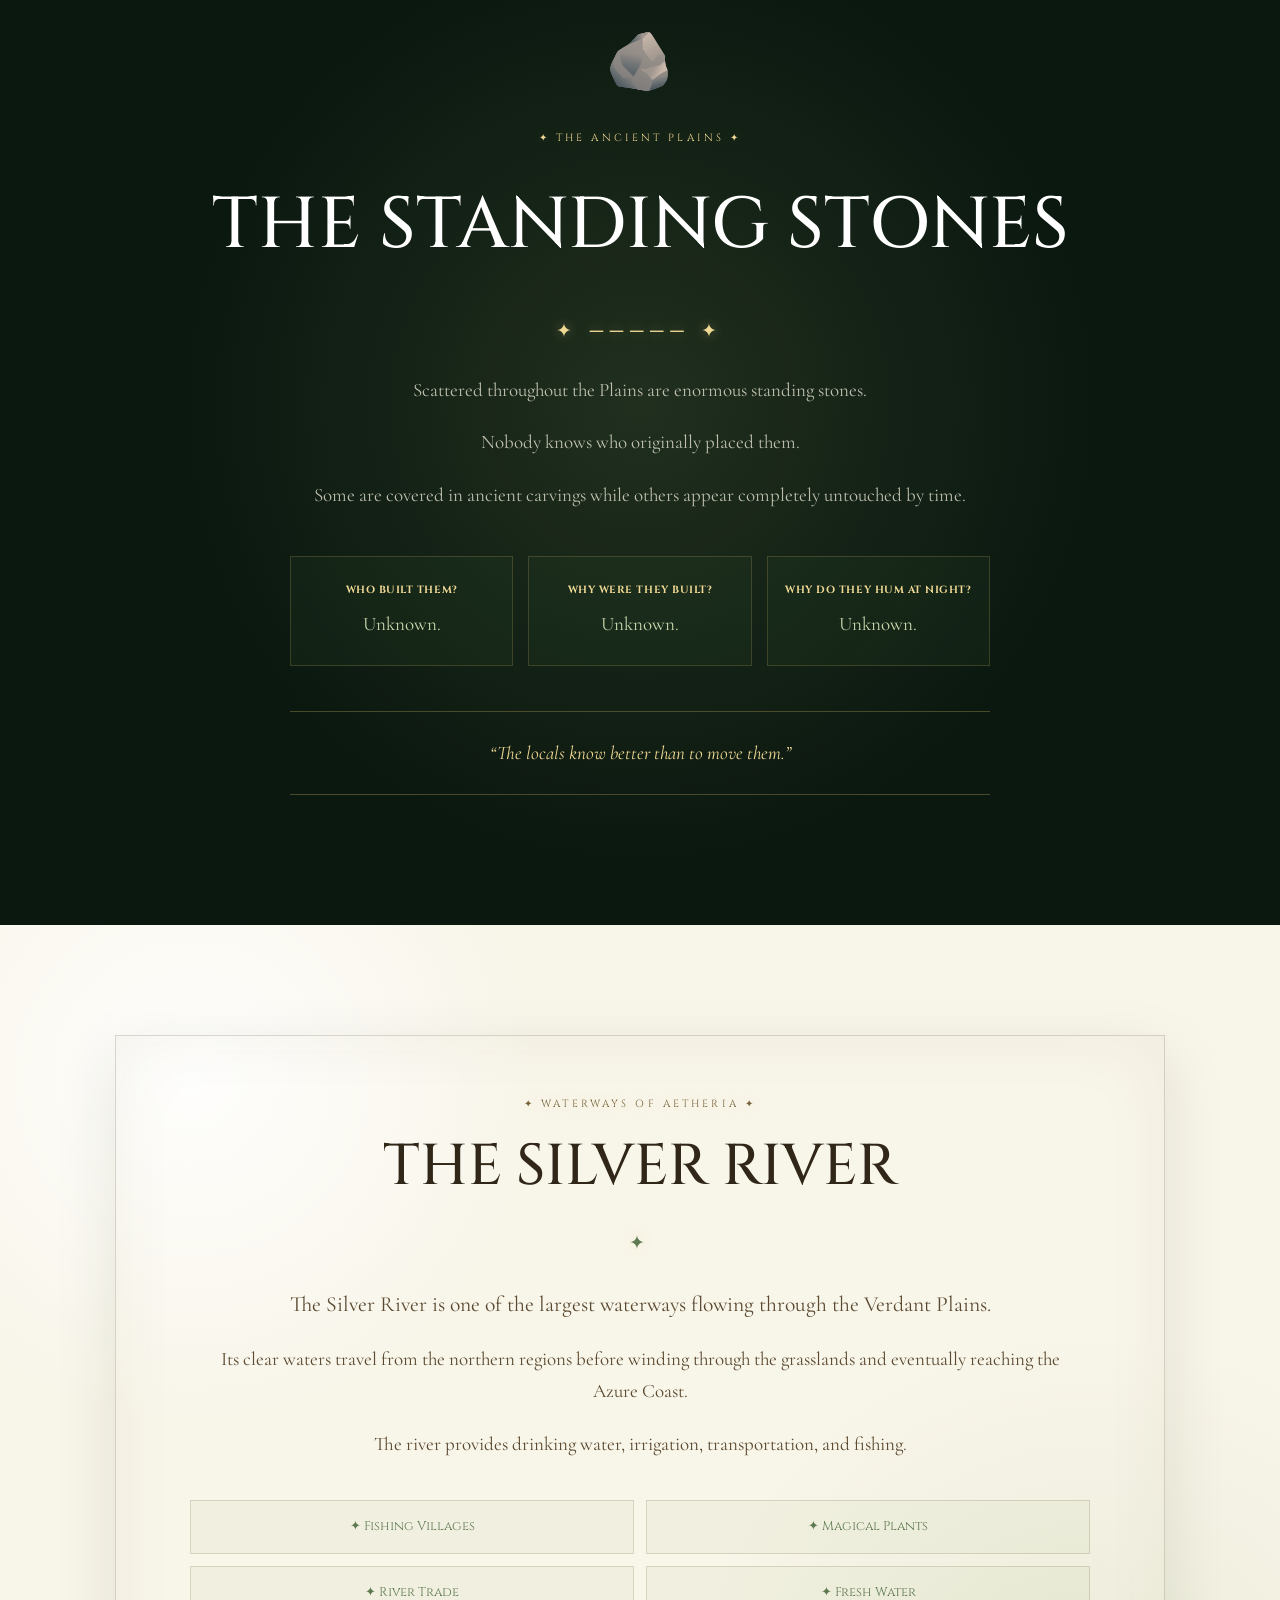
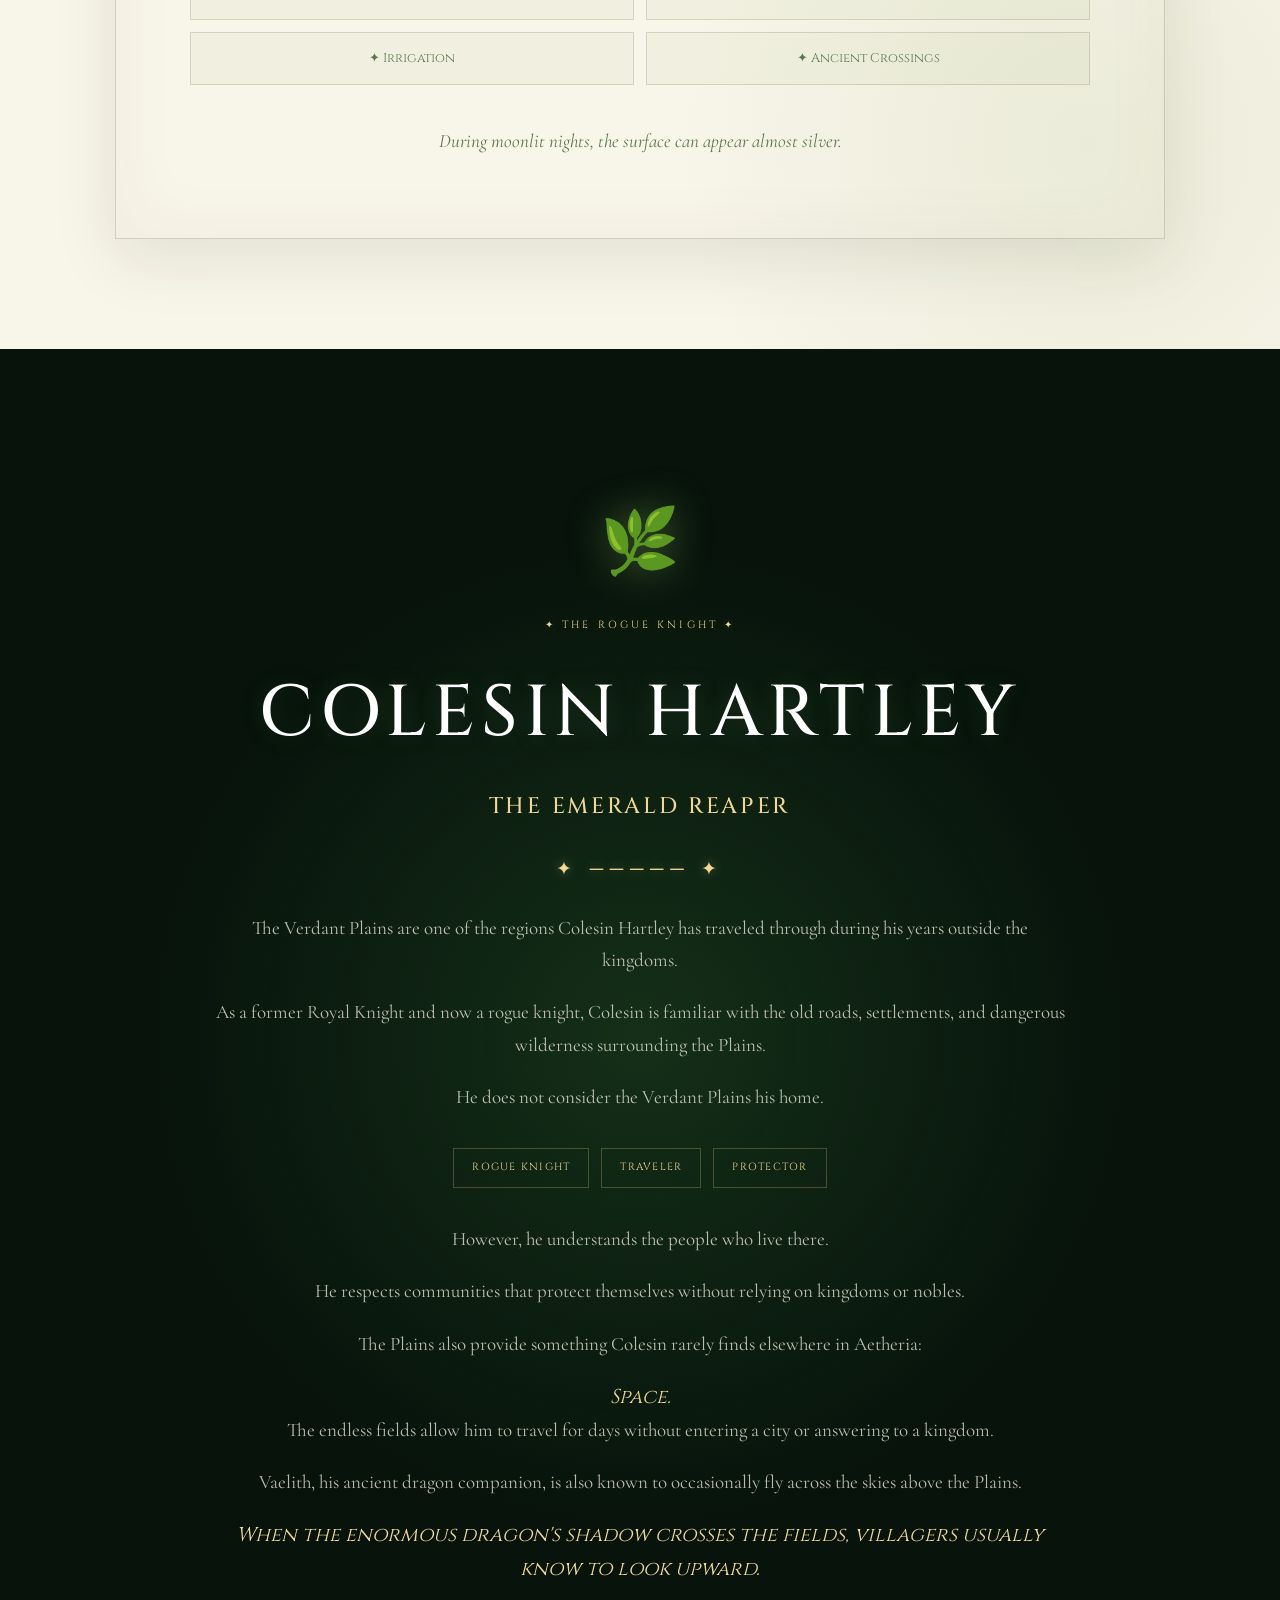
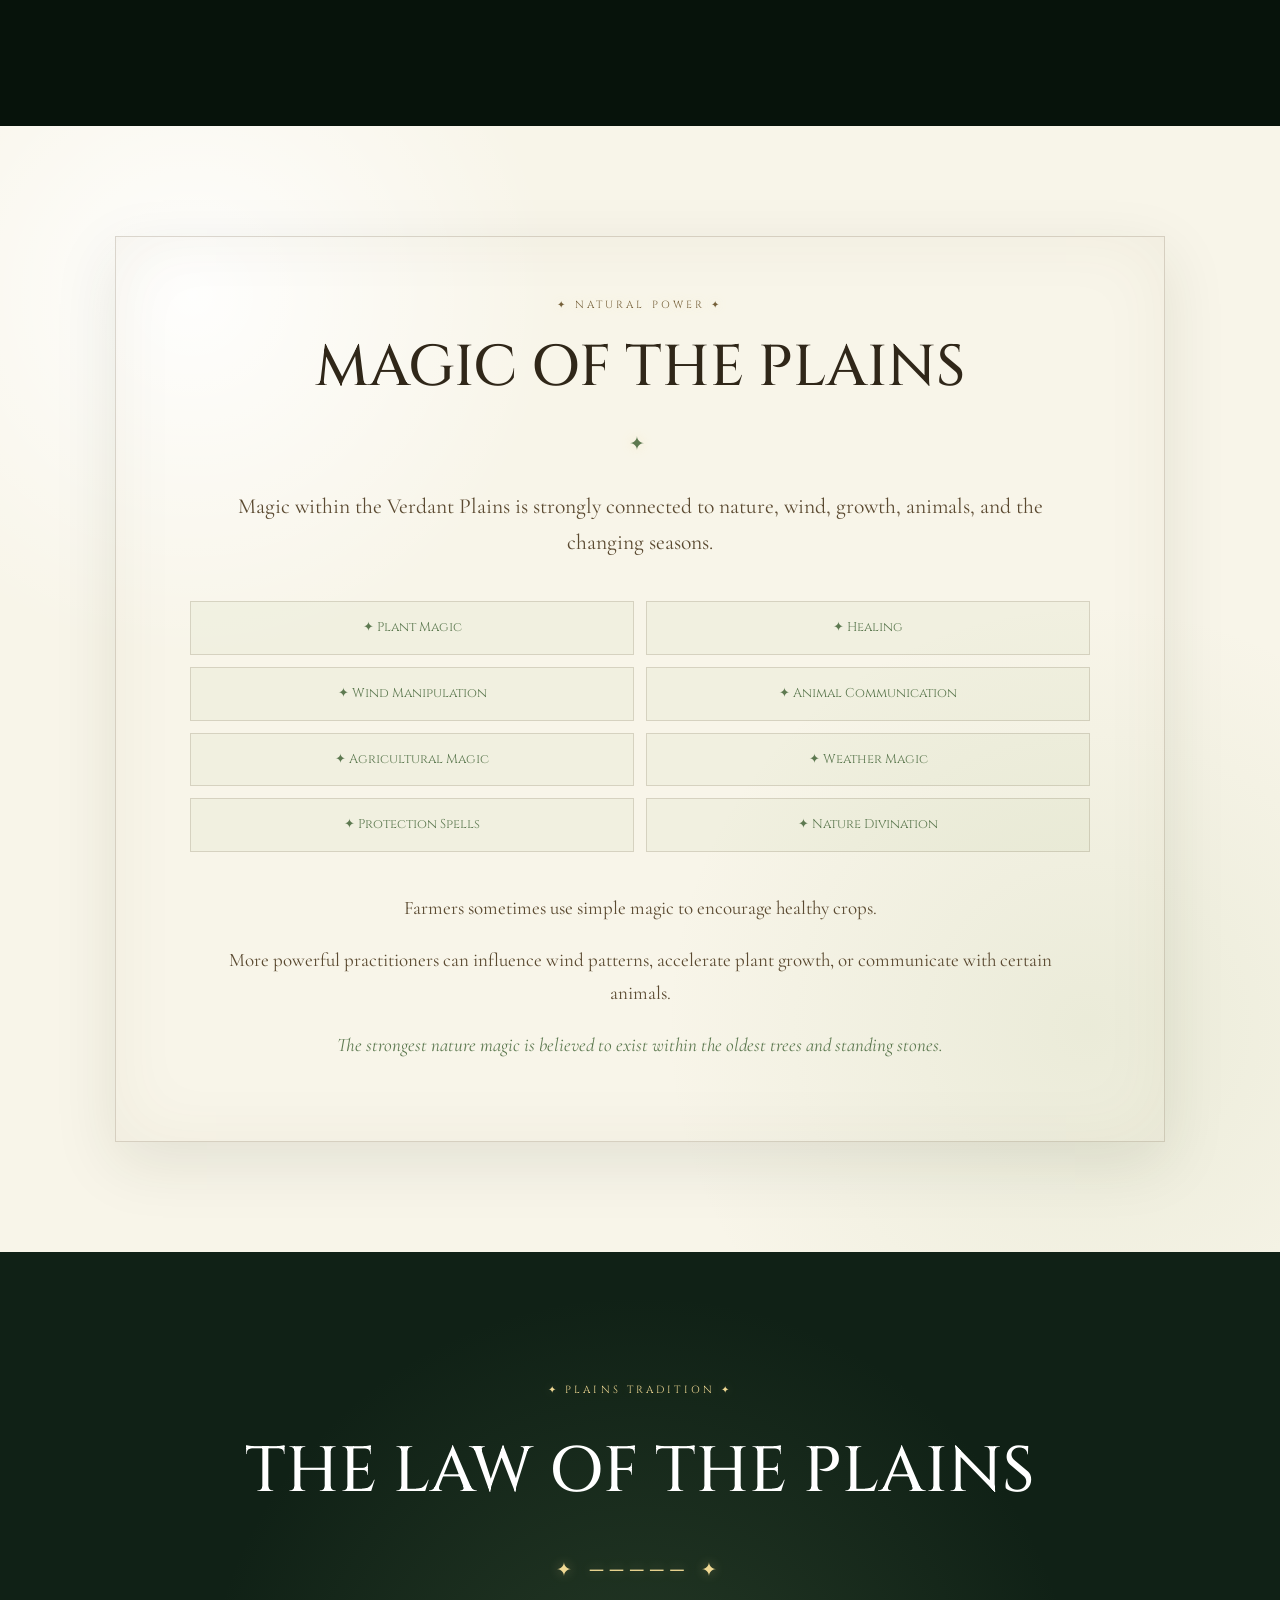
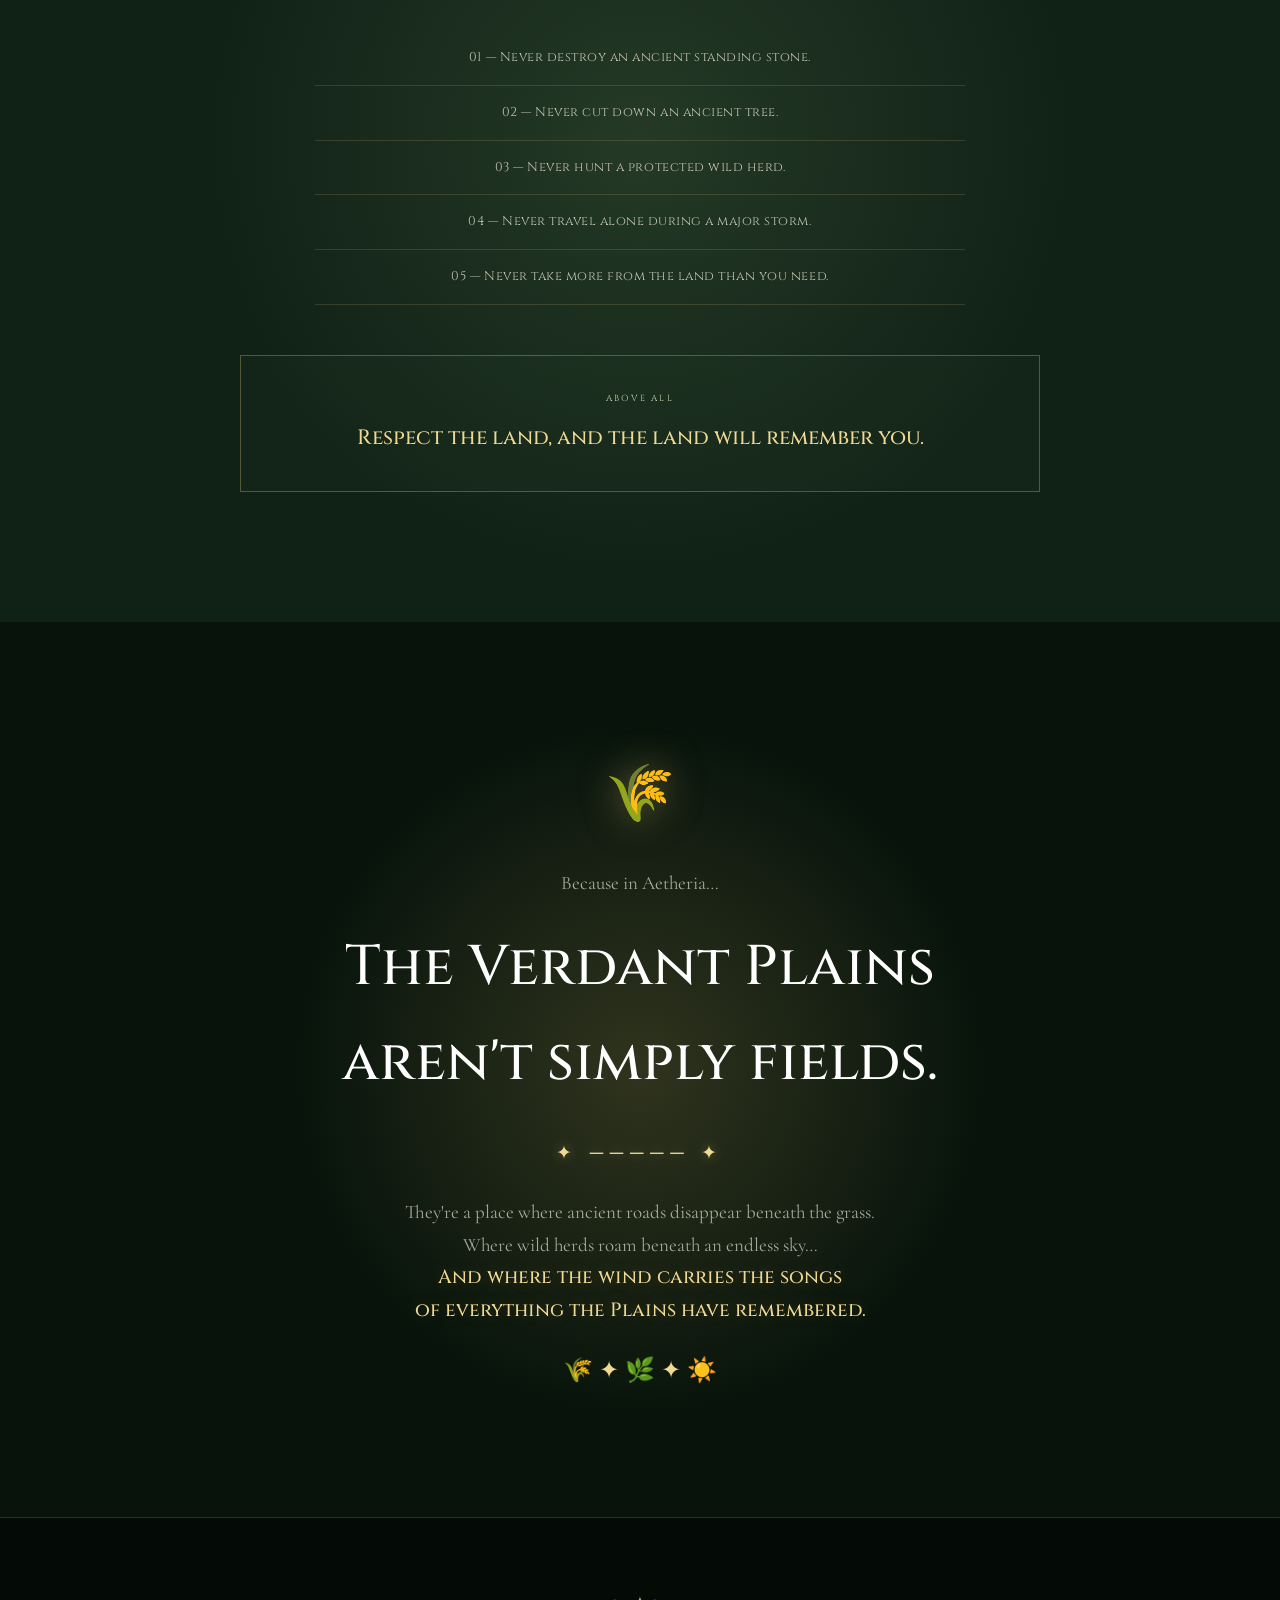
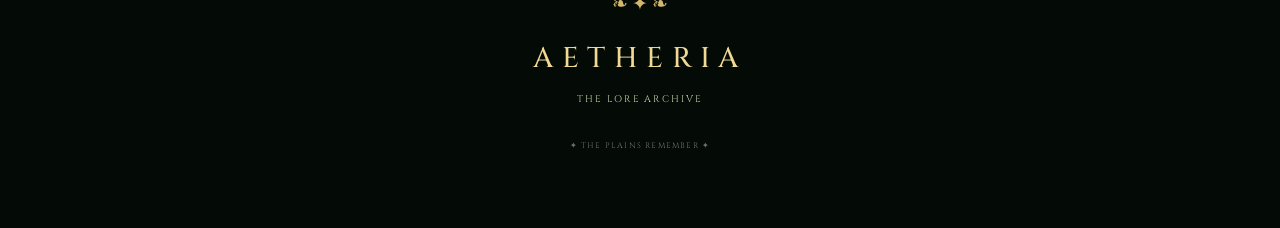
<file: verdantplains.html>
<!DOCTYPE html>
<html lang="en">

<head>

  <meta charset="UTF-8">

  <meta name="viewport" content="width=device-width, initial-scale=1.0">

  <title>Aetheria — The Verdant Plains</title>

  
<link rel="stylesheet" href="style.css">
<link rel="stylesheet" href="verdantplains.css">
</head>

<body>

  <header class="site-header">

    <a href="#" class="brand">
      <span class="brand-name">AETHERIA</span>
      <span class="brand-subtitle">THE LORE ARCHIVE</span>
    </a>

    <nav class="nav">
      <a href="#">HOME</a>
      <a href="#overview">LORE</a>
      <a href="#people">PEOPLE</a>
      <a href="#legends">LEGENDS</a>
      <a href="#magic">MAGIC</a>
    </nav>

  </header>


  <main>


    <!-- HERO -->

    <section class="mountain-hero">

      <div class="hero-content">

        <div class="owl-symbol">
          🌾
        </div>

        <p class="eyebrow">
          ✦ THE REGIONS OF AETHERIA ✦
        </p>

        <h1>
          THE VERDANT<br>
          PLAINS
        </h1>

        <div class="gold-rule">
          ✦ ───────── ✦
        </div>

        <p class="motto">
          “Where the wind carries the songs<br>
          of a thousand fields.”
        </p>

        <span class="location">
          AETHERIA • THE OPEN LANDS
        </span>

      </div>

      <div class="scroll-hint">
        ↓ WALK INTO THE PLAINS ↓
      </div>

    </section>


    <!-- INTRODUCTION -->

    <section class="paper-section" id="overview">

      <div class="section-frame">

        <p class="eyebrow dark">
          ✦ THE VERDANT PLAINS ✦
        </p>

        <h2>
          Where the Wind Runs Free
        </h2>

        <div class="gold-rule dark-rule">
          ✦
        </div>

        <p class="lead">
          The Verdant Plains are a vast region of rolling
          grasslands stretching across the central lands of Aetheria.
        </p>

        <p>
          Endless fields of emerald grass, golden wheat,
          wildflowers, ancient trees, winding rivers, and distant
          hills cover the landscape.
        </p>

        <p>
          Unlike the dense forests of the Wildlands or the dangerous
          wetlands of the Marshlands, the Verdant Plains are open
          and expansive.
        </p>

        <p>
          The horizon seems almost endless.
        </p>

        <p>
          Travelers can see storms approaching from miles away.
        </p>

        <p class="emphasis">
          Peaceful does not mean harmless.
        </p>

        <p>
          Bandits, wild beasts, ancient ruins, and remnants of
          forgotten wars can still be found throughout the region.
        </p>

      </div>

    </section>


    <!-- GOLDEN SEA -->

    <section class="dark-lore">

      <div class="lore-container">

        <p class="eyebrow">
          ✦ THE OPEN FIELDS ✦
        </p>

        <h2>
          THE GOLDEN SEA
        </h2>

        <div class="gold-rule">
          ✦ ───────── ✦
        </div>

        <p>
          Deep within the Verdant Plains lies a massive stretch
          of tall golden grass known as the Golden Sea.
        </p>

        <p>
          During the summer months, the grass grows so tall that
          smaller travelers can disappear completely within it.
        </p>

        <p>
          When the wind moves across the fields, the grass ripples
          like waves upon an ocean.
        </p>

        <div class="ruin-grid">

          <div class="ruin-card">
            <span>Ⅰ</span>
            <h3>Golden Fields</h3>
            <p>
              Endless grass stretching toward the horizon.
            </p>
          </div>

          <div class="ruin-card">
            <span>Ⅱ</span>
            <h3>Wild Herds</h3>
            <p>
              Herds of wild horses and deer roam freely.
            </p>
          </div>

          <div class="ruin-card">
            <span>Ⅲ</span>
            <h3>Open Sky</h3>
            <p>
              Storms and sunsets can be seen from miles away.
            </p>
          </div>

        </div>

        <blockquote>
          “The fields move like an ocean when the wind arrives.”
        </blockquote>

      </div>

    </section>


    <!-- WILDFLOWERS -->

    <section class="paper-section">

      <div class="section-heading dark-heading">

        <p class="eyebrow dark">
          ✦ THE FLOWERS OF THE PLAINS ✦
        </p>

        <h2>
          The Wildflower Fields
        </h2>

      </div>


      <div class="climate-grid">

        <article class="climate-card">

          <span class="climate-icon">🌻</span>

          <h3>Sunbells</h3>

          <p>
            Bright flowers that thrive beneath direct sunlight.
          </p>

        </article>


        <article class="climate-card">

          <span class="climate-icon">🌼</span>

          <h3>Golden Poppies</h3>

          <p>
            Common flowers often used in herbal remedies.
          </p>

        </article>


        <article class="climate-card">

          <span class="climate-icon">🌸</span>

          <h3>Starflowers</h3>

          <p>
            Rare flowers that shimmer faintly beneath moonlight.
          </p>

        </article>


        <article class="climate-card">

          <span class="climate-icon">🌹</span>

          <h3>Meadow Roses</h3>

          <p>
            Wild roses that grow along streams and old paths.
          </p>

        </article>

      </div>

    </section>


    <!-- PEOPLE -->

    <section class="dark-lore" id="people">

      <div class="lore-container">

        <p class="eyebrow">
          ✦ THE PEOPLE OF THE PLAINS ✦
        </p>

        <h2>
          THE PLAINS PEOPLE
        </h2>

        <div class="gold-rule">
          ✦ ───────── ✦
        </div>

        <p>
          The Verdant Plains are home to many different peoples
          and demi-human communities.
        </p>

        <div class="people-grid">

          <div class="people-card">
            <span>🐎</span>
            <h3>Horse Demi-Humans</h3>
            <p>
              Skilled riders known for their speed and endurance.
            </p>
          </div>

          <div class="people-card">
            <span>🦌</span>
            <h3>Deer Demi-Humans</h3>
            <p>
              Gentle communities deeply connected to nature.
            </p>
          </div>

          <div class="people-card">
            <span>🐺</span>
            <h3>Wolf Demi-Humans</h3>
            <p>
              Often found protecting remote settlements.
            </p>
          </div>

          <div class="people-card">
            <span>🦊</span>
            <h3>Fox Demi-Humans</h3>
            <p>
              Clever travelers, merchants, and hunters.
            </p>
          </div>

          <div class="people-card">
            <span>🐇</span>
            <h3>Rabbit Demi-Humans</h3>
            <p>
              Commonly found in peaceful farming communities.
            </p>
          </div>

          <div class="people-card">
            <span>🐑</span>
            <h3>Sheep Demi-Humans</h3>
            <p>
              Skilled farmers, shepherds, and wool workers.
            </p>
          </div>

        </div>

      </div>

    </section>


    <!-- WILD HERDS -->

    <section class="star-iron">

      <div class="star-content">

        <span class="star-symbol">🐎</span>

        <p class="eyebrow">
          ✦ CREATURES OF THE PLAINS ✦
        </p>

        <h2>
          THE WILD HERDS
        </h2>

        <p class="subtitle">
          “Some horses choose their riders.”
        </p>

        <div class="gold-rule">
          ✦ ───── ✦
        </div>

        <p>
          Large herds of wild horses roam some of the most
          remote parts of the Plains.
        </p>

        <p>
          These horses are known for their speed, intelligence,
          and incredible endurance.
        </p>

        <p>
          Some possess unusual markings or naturally magical traits.
        </p>

        <div class="warning">

          🐎

          <p>
            Taming one is considered extremely difficult.
          </p>

        </div>

        <p>
          Certain Plains communities have developed deep
          relationships with the wild herds and refuse to hunt them.
        </p>

      </div>

    </section>


    <!-- CREATURES -->

    <section class="paper-section">

      <div class="section-frame">

        <p class="eyebrow dark">
          ✦ WILDLIFE ✦
        </p>

        <h2>
          CREATURES OF THE PLAINS
        </h2>

        <div class="gold-rule dark-rule">
          ✦
        </div>

        <p class="lead">
          The Verdant Plains contain a wide variety of wildlife.
        </p>

        <div class="hollow-grid">

          <div>
            🦌
            <h3>Plains Deer</h3>
            <p>
              Large herds travel between fields and wooded areas.
            </p>
          </div>

          <div>
            🦊
            <h3>Meadow Foxes</h3>
            <p>
              Clever creatures with bright coats.
            </p>
          </div>

          <div>
            🦅
            <h3>Skyhawks</h3>
            <p>
              Large birds that circle high above the Plains.
            </p>
          </div>

        </div>

        <div class="ancient-warning">
          “The farther you travel from civilization,
          the wilder the Plains become.”
        </div>

      </div>

    </section>


    <!-- WINDROADS -->

    <section class="dragon-section">

      <div class="dragon-content">

        <p class="eyebrow">
          ✦ ANCIENT PATHS ✦
        </p>

        <h2>
          THE WINDROADS
        </h2>

        <div class="gold-rule">
          ✦ ───── ✦
        </div>

        <p>
          The Verdant Plains contain an ancient network of roads
          known as the Windroads.
        </p>

        <p>
          Some roads are still used by merchants and travelers.
          Others have almost completely disappeared beneath the grass.
        </p>

        <p>
          The oldest Windroads were built long before many of
          the current kingdoms existed.
        </p>

        <div class="dragon-warning">

          🌾

          <p>
            Some roads seem to lead toward places that no longer exist.
          </p>

        </div>

        <p class="final-warning">
          Nobody knows who built the oldest roads.
        </p>

      </div>

    </section>


    <!-- STANDING STONES -->

    <section class="watchers">

      <div class="watchers-content">

        <span class="watcher-eye">🪨</span>

        <p class="eyebrow">
          ✦ THE ANCIENT PLAINS ✦
        </p>

        <h2>
          THE STANDING STONES
        </h2>

        <div class="gold-rule">
          ✦ ───── ✦
        </div>

        <p>
          Scattered throughout the Plains are enormous standing stones.
        </p>

        <p>
          Nobody knows who originally placed them.
        </p>

        <p>
          Some are covered in ancient carvings while others
          appear completely untouched by time.
        </p>

        <div class="watcher-facts">

          <div>
            <strong>WHO BUILT THEM?</strong>
            <span>Unknown.</span>
          </div>

          <div>
            <strong>WHY WERE THEY BUILT?</strong>
            <span>Unknown.</span>
          </div>

          <div>
            <strong>WHY DO THEY HUM AT NIGHT?</strong>
            <span>Unknown.</span>
          </div>

        </div>

        <blockquote>
          “The locals know better than to move them.”
        </blockquote>

      </div>

    </section>


    <!-- SILVER RIVER -->

    <section class="paper-section">

      <div class="section-frame">

        <p class="eyebrow dark">
          ✦ WATERWAYS OF AETHERIA ✦
        </p>

        <h2>
          THE SILVER RIVER
        </h2>

        <div class="gold-rule dark-rule">
          ✦
        </div>

        <p class="lead">
          The Silver River is one of the largest waterways
          flowing through the Verdant Plains.
        </p>

        <p>
          Its clear waters travel from the northern regions
          before winding through the grasslands and eventually
          reaching the Azure Coast.
        </p>

        <p>
          The river provides drinking water, irrigation,
          transportation, and fishing.
        </p>

        <div class="magic-list">

          <div>✦ Fishing Villages</div>
          <div>✦ Magical Plants</div>
          <div>✦ River Trade</div>
          <div>✦ Fresh Water</div>
          <div>✦ Irrigation</div>
          <div>✦ Ancient Crossings</div>

        </div>

        <p class="mystery">
          During moonlit nights, the surface can appear almost silver.
        </p>

      </div>

    </section>


    <!-- COLESIN -->

    <section class="valkyrie">

      <div class="valkyrie-content">

        <div class="owl-mark">
          🌿
        </div>

        <p class="eyebrow">
          ✦ THE ROGUE KNIGHT ✦
        </p>

        <h2>
          COLESIN HARTLEY
        </h2>

        <h3>
          THE EMERALD REAPER
        </h3>

        <div class="gold-rule">
          ✦ ───── ✦
        </div>

        <p>
          The Verdant Plains are one of the regions Colesin Hartley
          has traveled through during his years outside the kingdoms.
        </p>

        <p>
          As a former Royal Knight and now a rogue knight,
          Colesin is familiar with the old roads, settlements,
          and dangerous wilderness surrounding the Plains.
        </p>

        <p>
          He does not consider the Verdant Plains his home.
        </p>

        <div class="legend-words">

          <span>ROGUE KNIGHT</span>
          <span>TRAVELER</span>
          <span>PROTECTOR</span>

        </div>

        <p>
          However, he understands the people who live there.
        </p>

        <p>
          He respects communities that protect themselves without
          relying on kingdoms or nobles.
        </p>

        <p>
          The Plains also provide something Colesin rarely finds
          elsewhere in Aetheria:
        </p>

        <p class="final-legend">
          Space.
        </p>

        <p>
          The endless fields allow him to travel for days without
          entering a city or answering to a kingdom.
        </p>

        <p>
          Vaelith, his ancient dragon companion, is also known
          to occasionally fly across the skies above the Plains.
        </p>

        <p class="final-legend">
          When the enormous dragon's shadow crosses the fields,
          villagers usually know to look upward.
        </p>

      </div>

    </section>


    <!-- MAGIC -->

    <section class="paper-section" id="magic">

      <div class="section-frame">

        <p class="eyebrow dark">
          ✦ NATURAL POWER ✦
        </p>

        <h2>
          MAGIC OF THE PLAINS
        </h2>

        <div class="gold-rule dark-rule">
          ✦
        </div>

        <p class="lead">
          Magic within the Verdant Plains is strongly connected
          to nature, wind, growth, animals, and the changing seasons.
        </p>

        <div class="magic-list">

          <div>✦ Plant Magic</div>
          <div>✦ Healing</div>
          <div>✦ Wind Manipulation</div>
          <div>✦ Animal Communication</div>
          <div>✦ Agricultural Magic</div>
          <div>✦ Weather Magic</div>
          <div>✦ Protection Spells</div>
          <div>✦ Nature Divination</div>

        </div>

        <p>
          Farmers sometimes use simple magic to encourage
          healthy crops.
        </p>

        <p>
          More powerful practitioners can influence wind patterns,
          accelerate plant growth, or communicate with certain animals.
        </p>

        <p class="mystery">
          The strongest nature magic is believed to exist within
          the oldest trees and standing stones.
        </p>

      </div>

    </section>


    <!-- LAWS -->

    <section class="mountain-law">

      <div class="law-content">

        <p class="eyebrow">
          ✦ PLAINS TRADITION ✦
        </p>

        <h2>
          THE LAW OF THE PLAINS
        </h2>

        <div class="gold-rule">
          ✦ ───── ✦
        </div>

        <div class="laws">

          <p>01 — Never destroy an ancient standing stone.</p>

          <p>02 — Never cut down an ancient tree.</p>

          <p>03 — Never hunt a protected wild herd.</p>

          <p>04 — Never travel alone during a major storm.</p>

          <p>05 — Never take more from the land than you need.</p>

        </div>

        <div class="final-law">

          <span>
            ABOVE ALL
          </span>

          <strong>
            Respect the land,
            and the land will remember you.
          </strong>

        </div>

      </div>

    </section>


    <!-- END -->

    <section class="mountain-ending">

      <div class="ending-content">

        <div class="final-owl">
          🌾
        </div>

        <p>
          Because in Aetheria…
        </p>

        <h2>
          The Verdant Plains<br>
          aren't simply fields.
        </h2>

        <div class="gold-rule">
          ✦ ───── ✦
        </div>

        <p>
          They're a place where ancient roads disappear
          beneath the grass.
        </p>

        <p>
          Where wild herds roam beneath an endless sky…
        </p>

        <h3>
          And where the wind carries the songs<br>
          of everything the Plains have remembered.
        </h3>

        <div class="final-symbol">
          🌾 ✦ 🌿 ✦ ☀️
        </div>

      </div>

    </section>


  </main>


  <footer>

    <div>
      ❧ ✦ ❧
    </div>

    <h2>
      AETHERIA
    </h2>

    <p>
      THE LORE ARCHIVE
    </p>

    <small>
      ✦ THE PLAINS REMEMBER ✦
    </small>

  </footer>

</body>

</html>
</file>
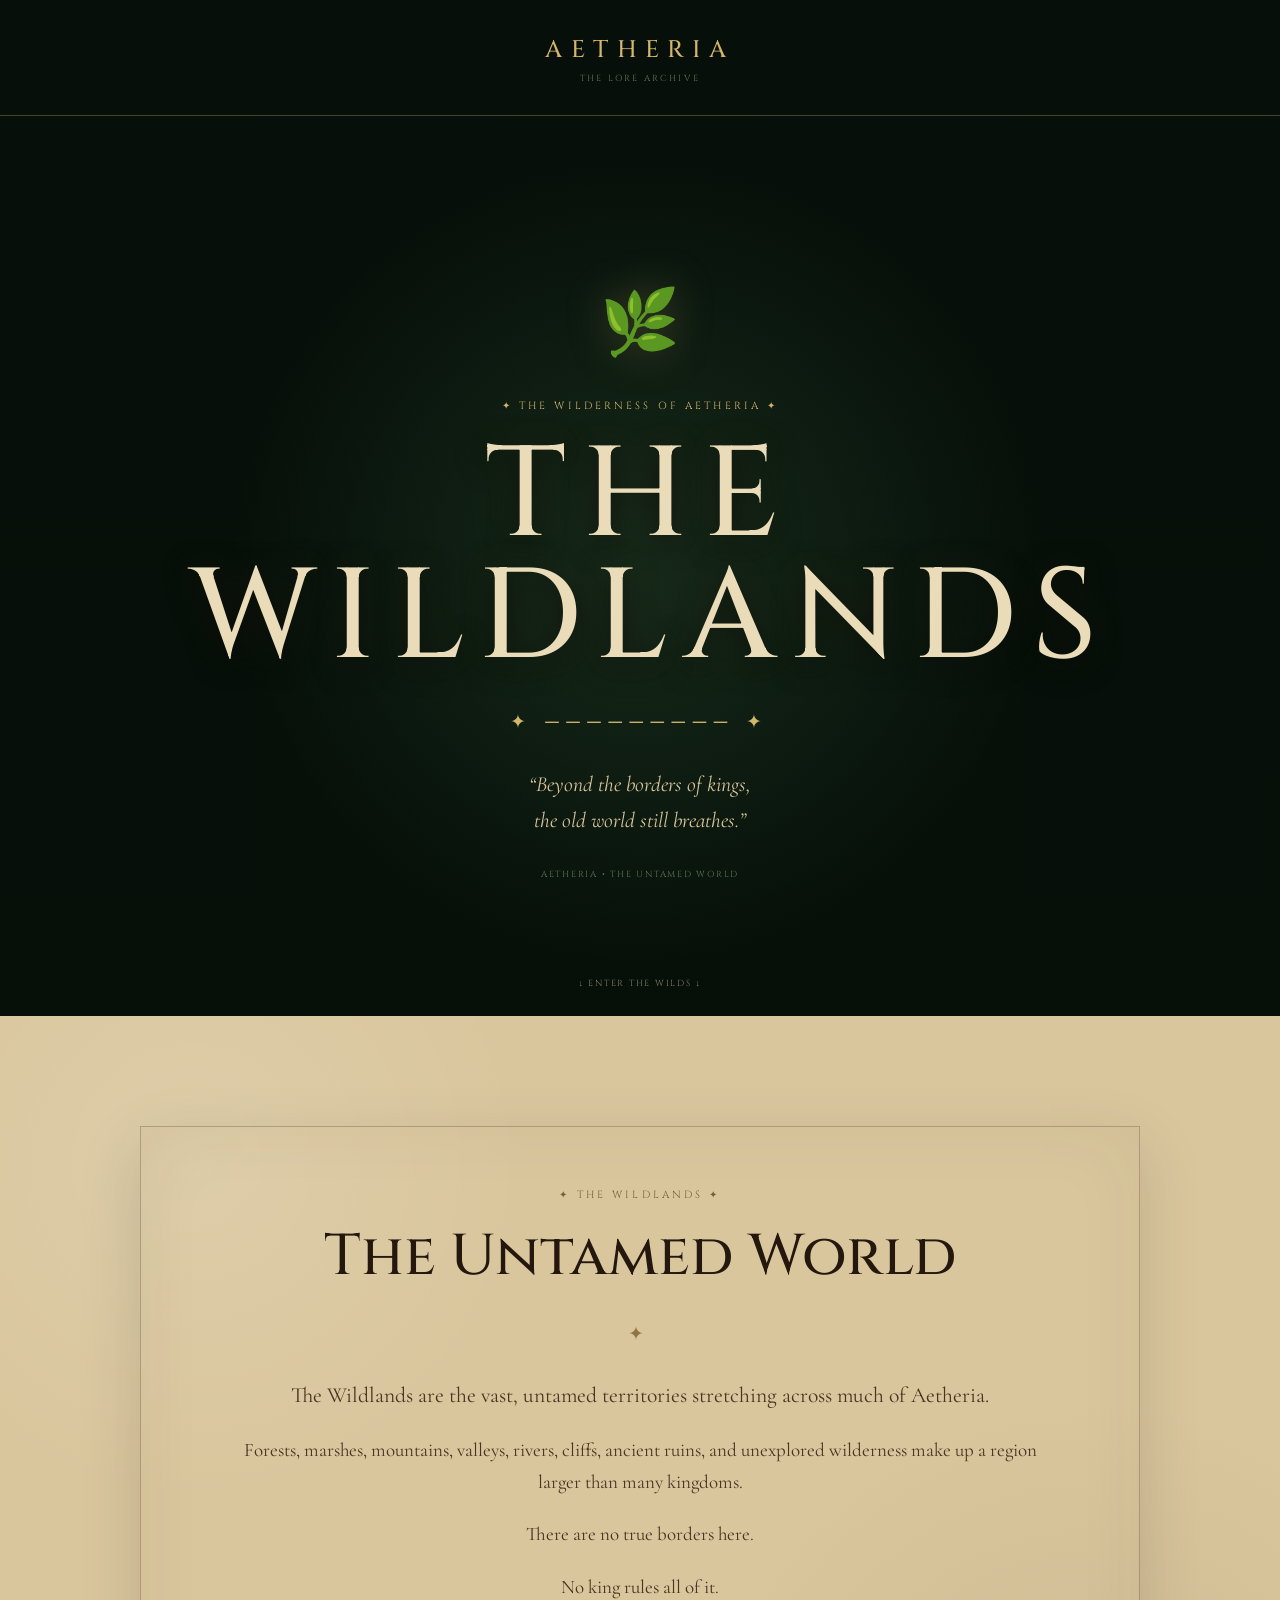
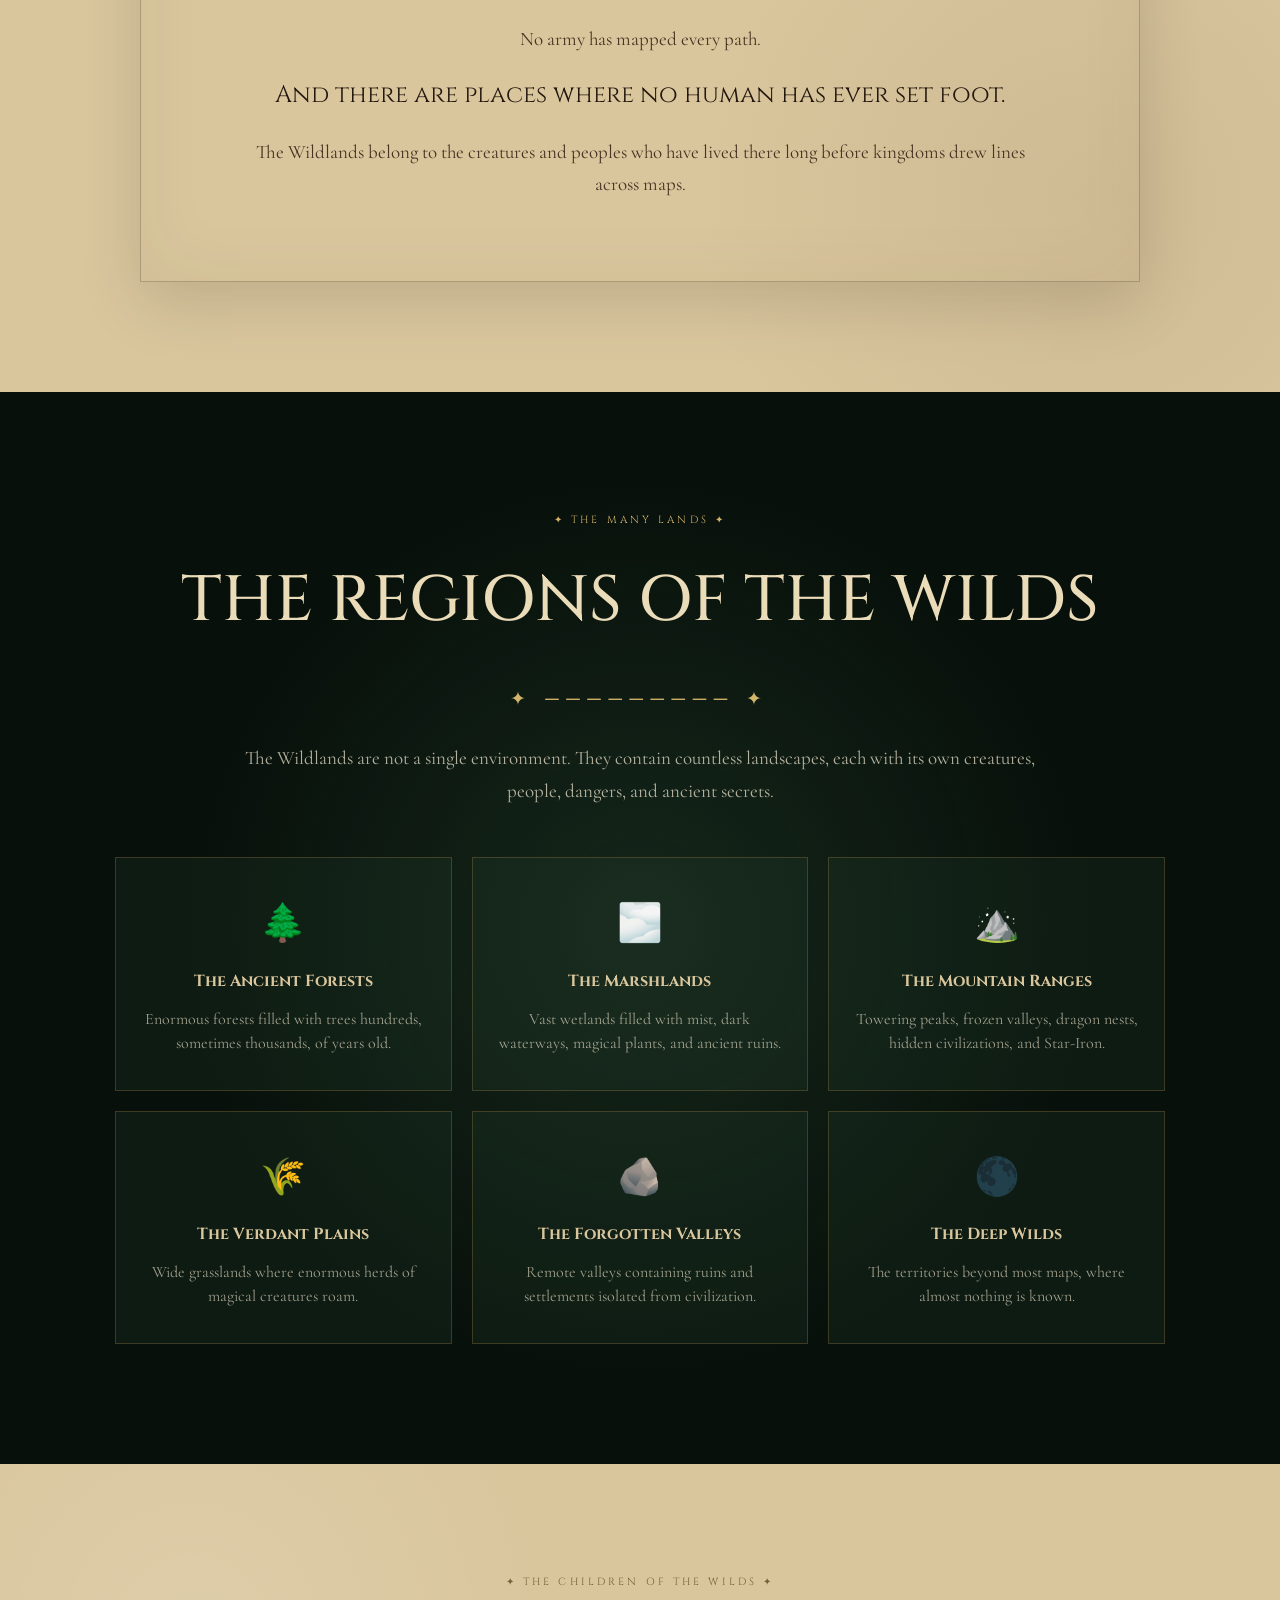
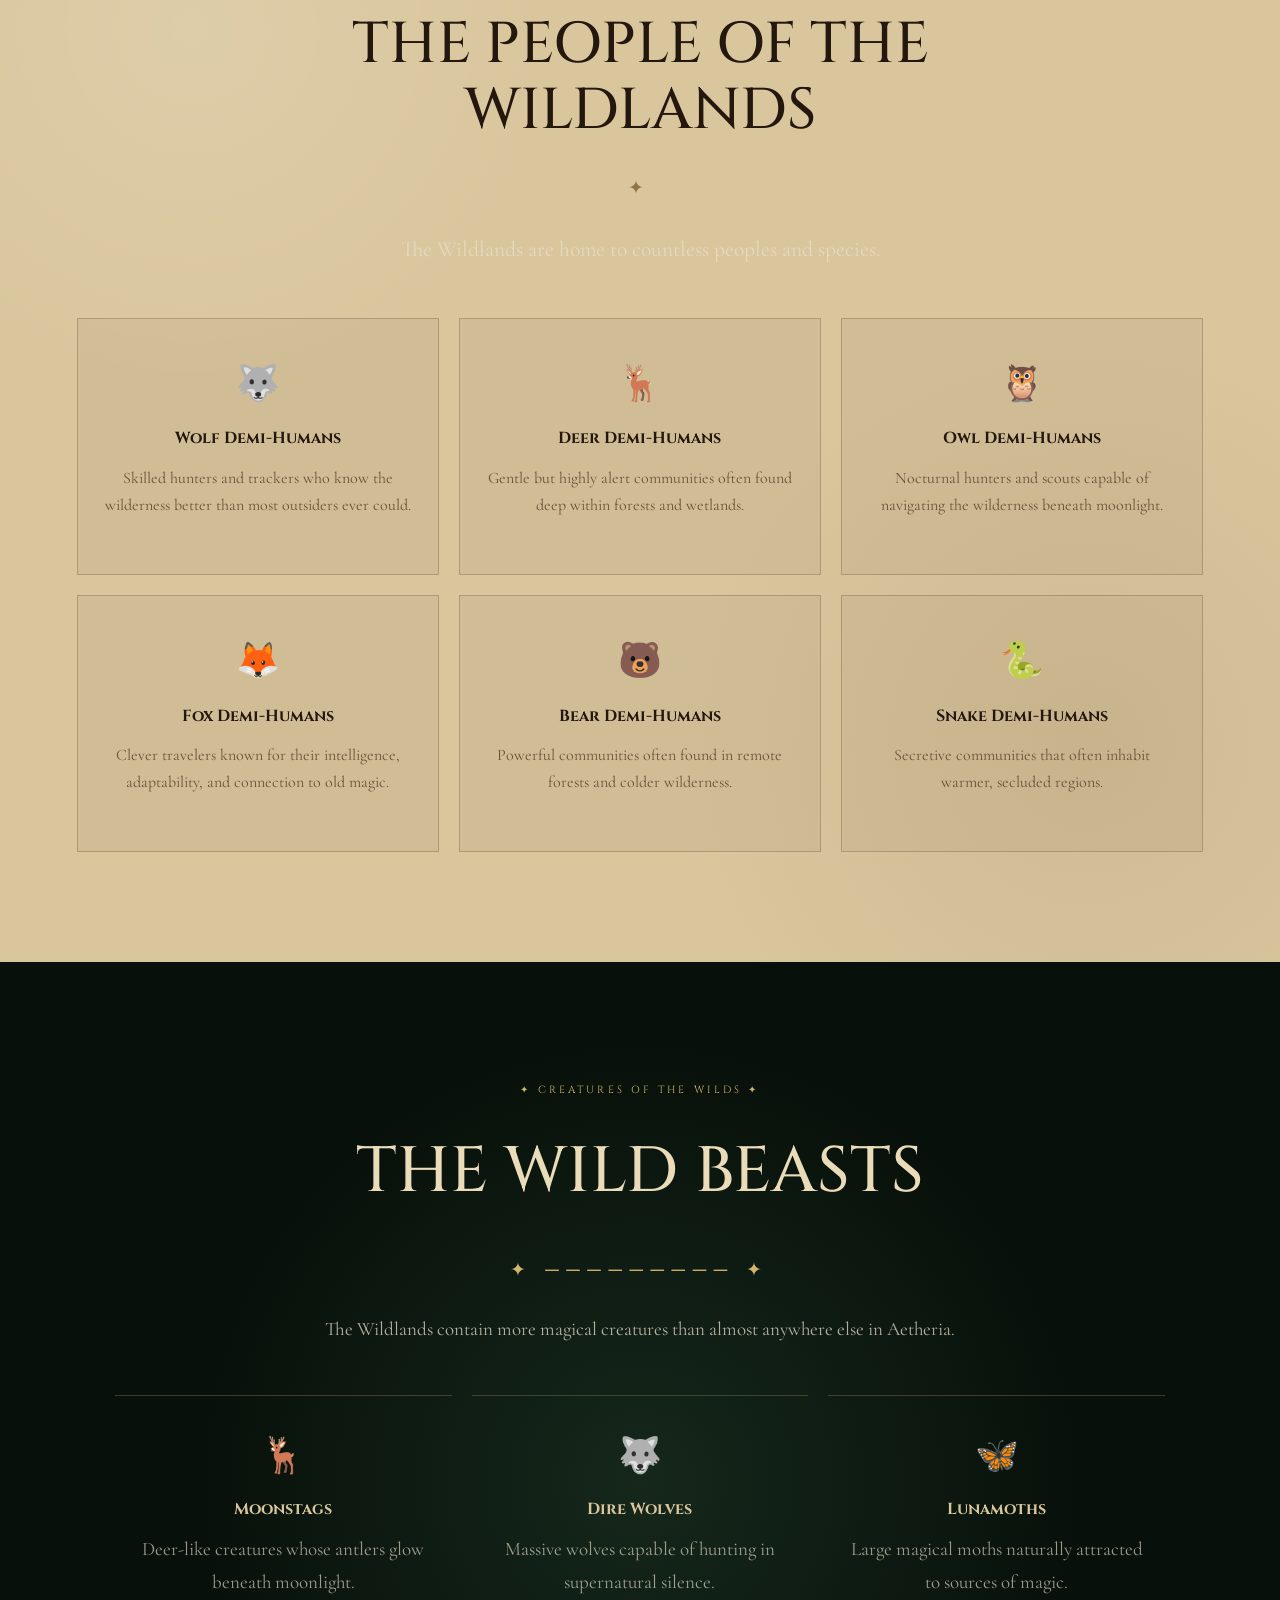
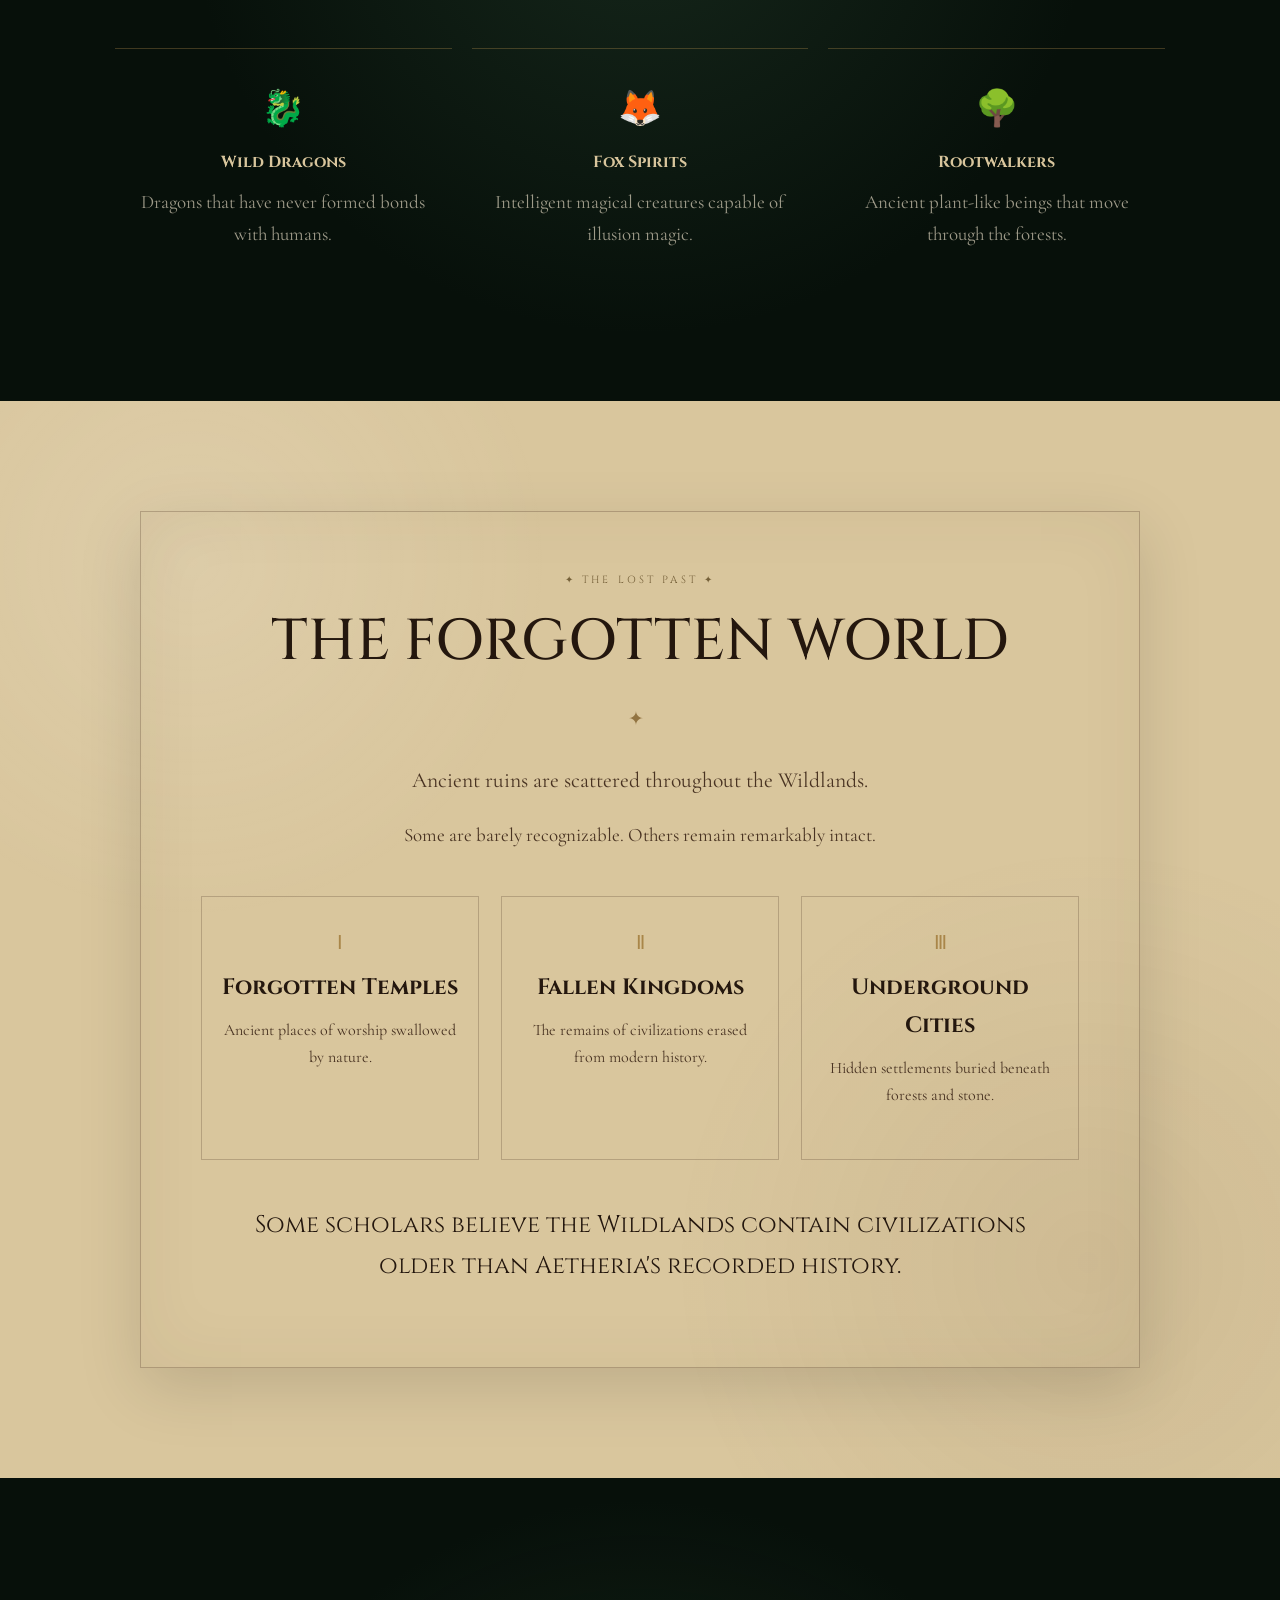
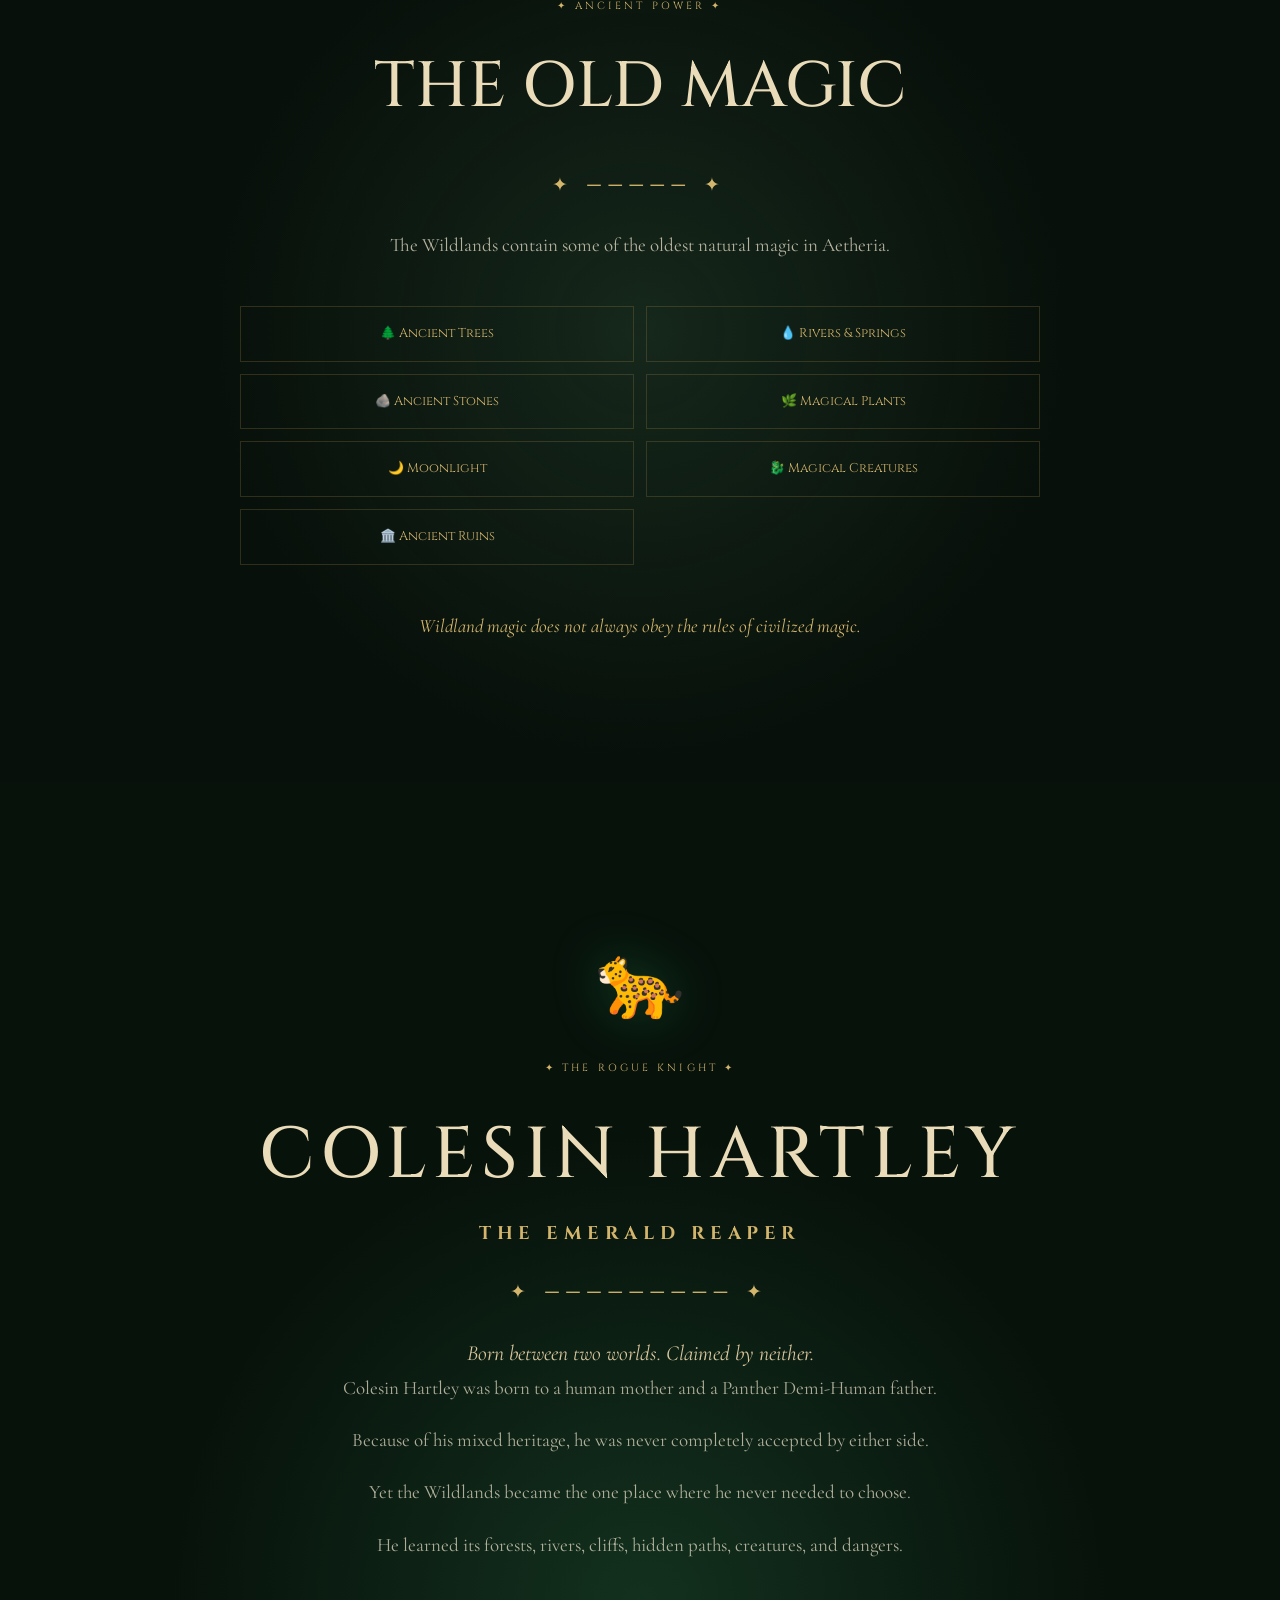
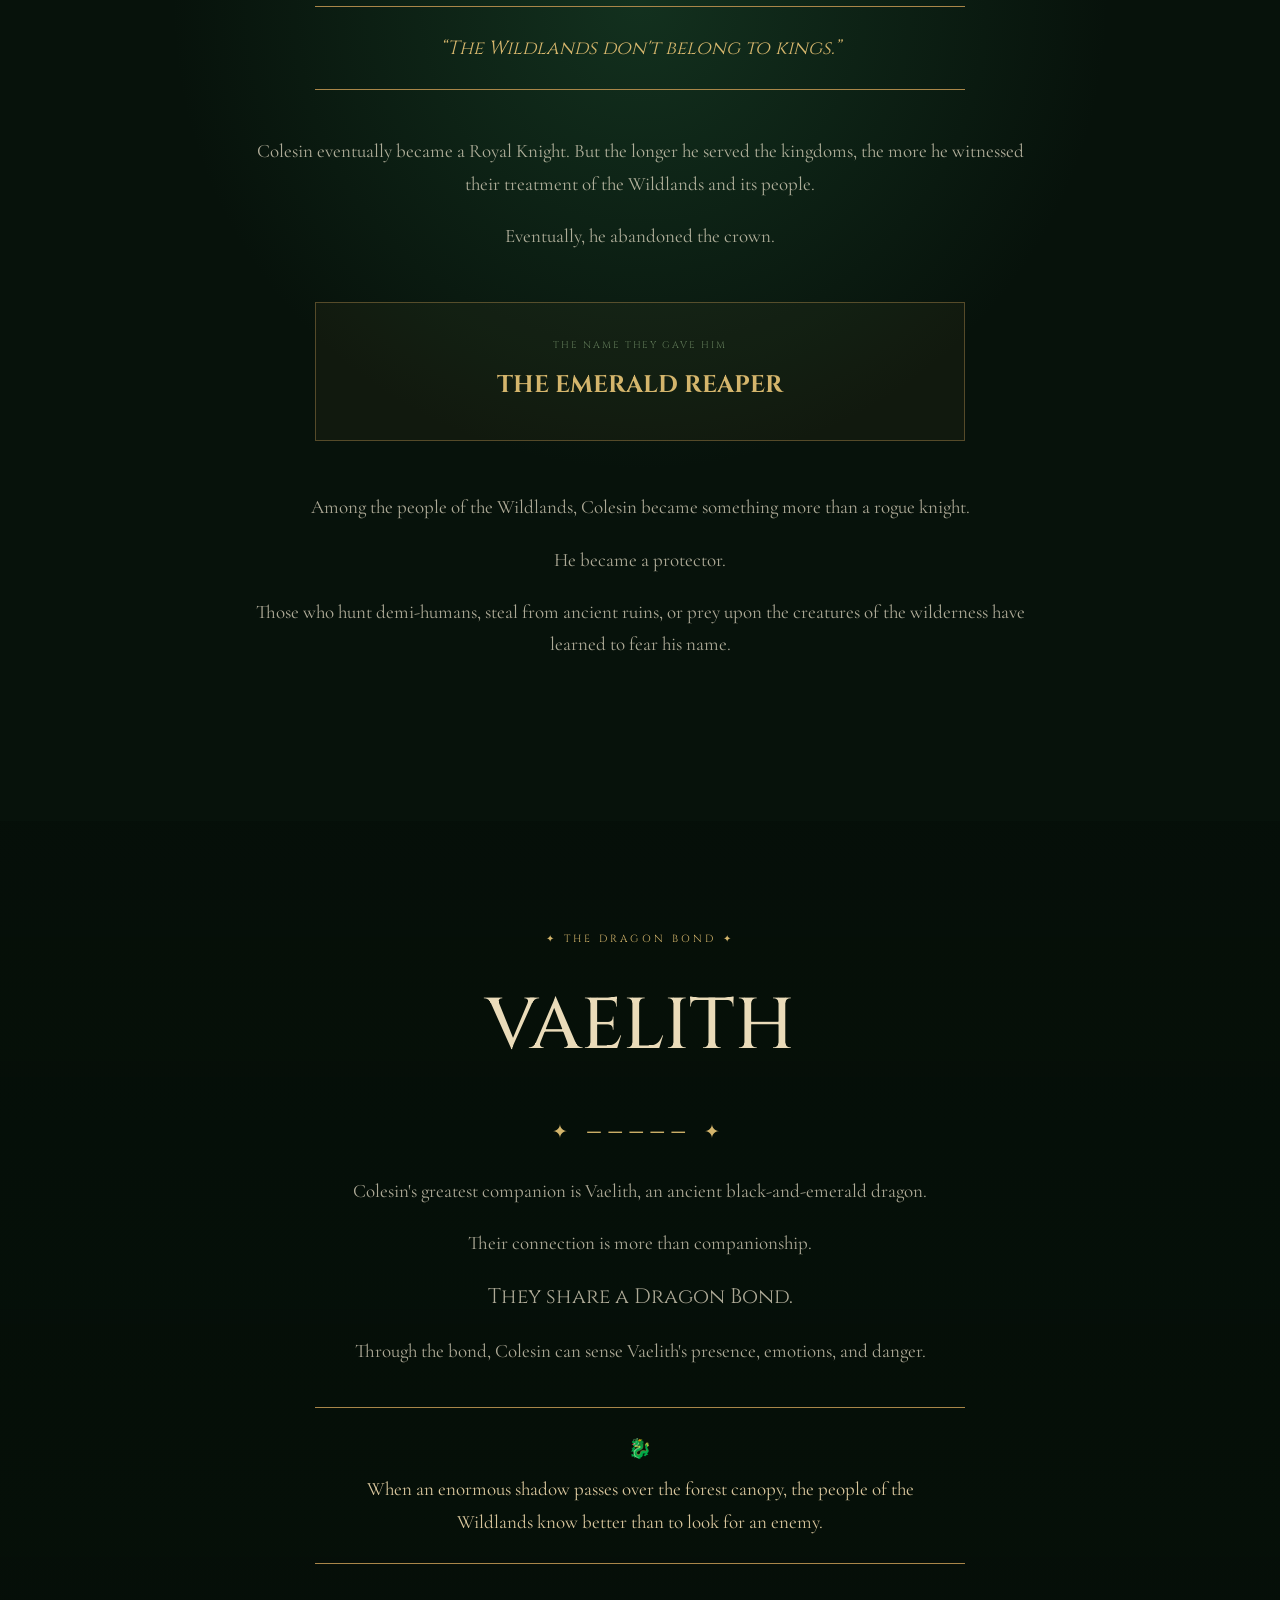
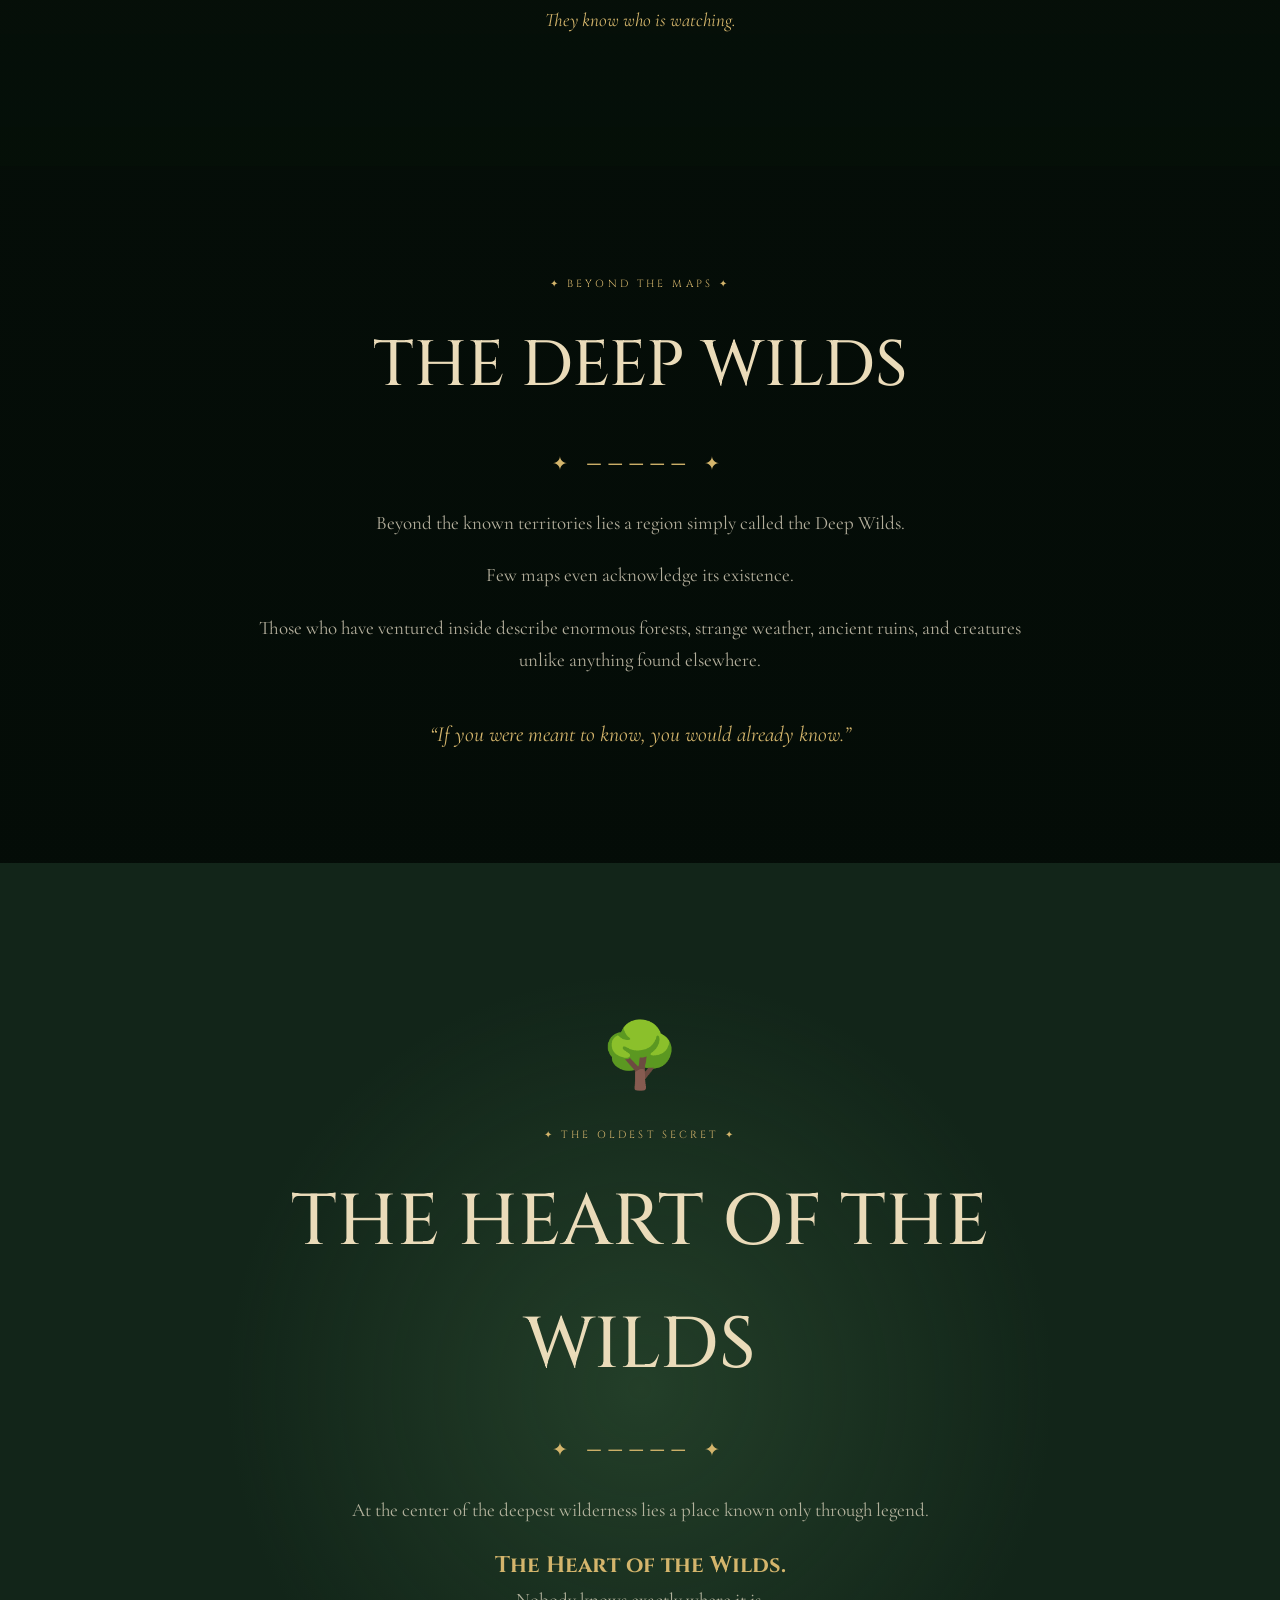
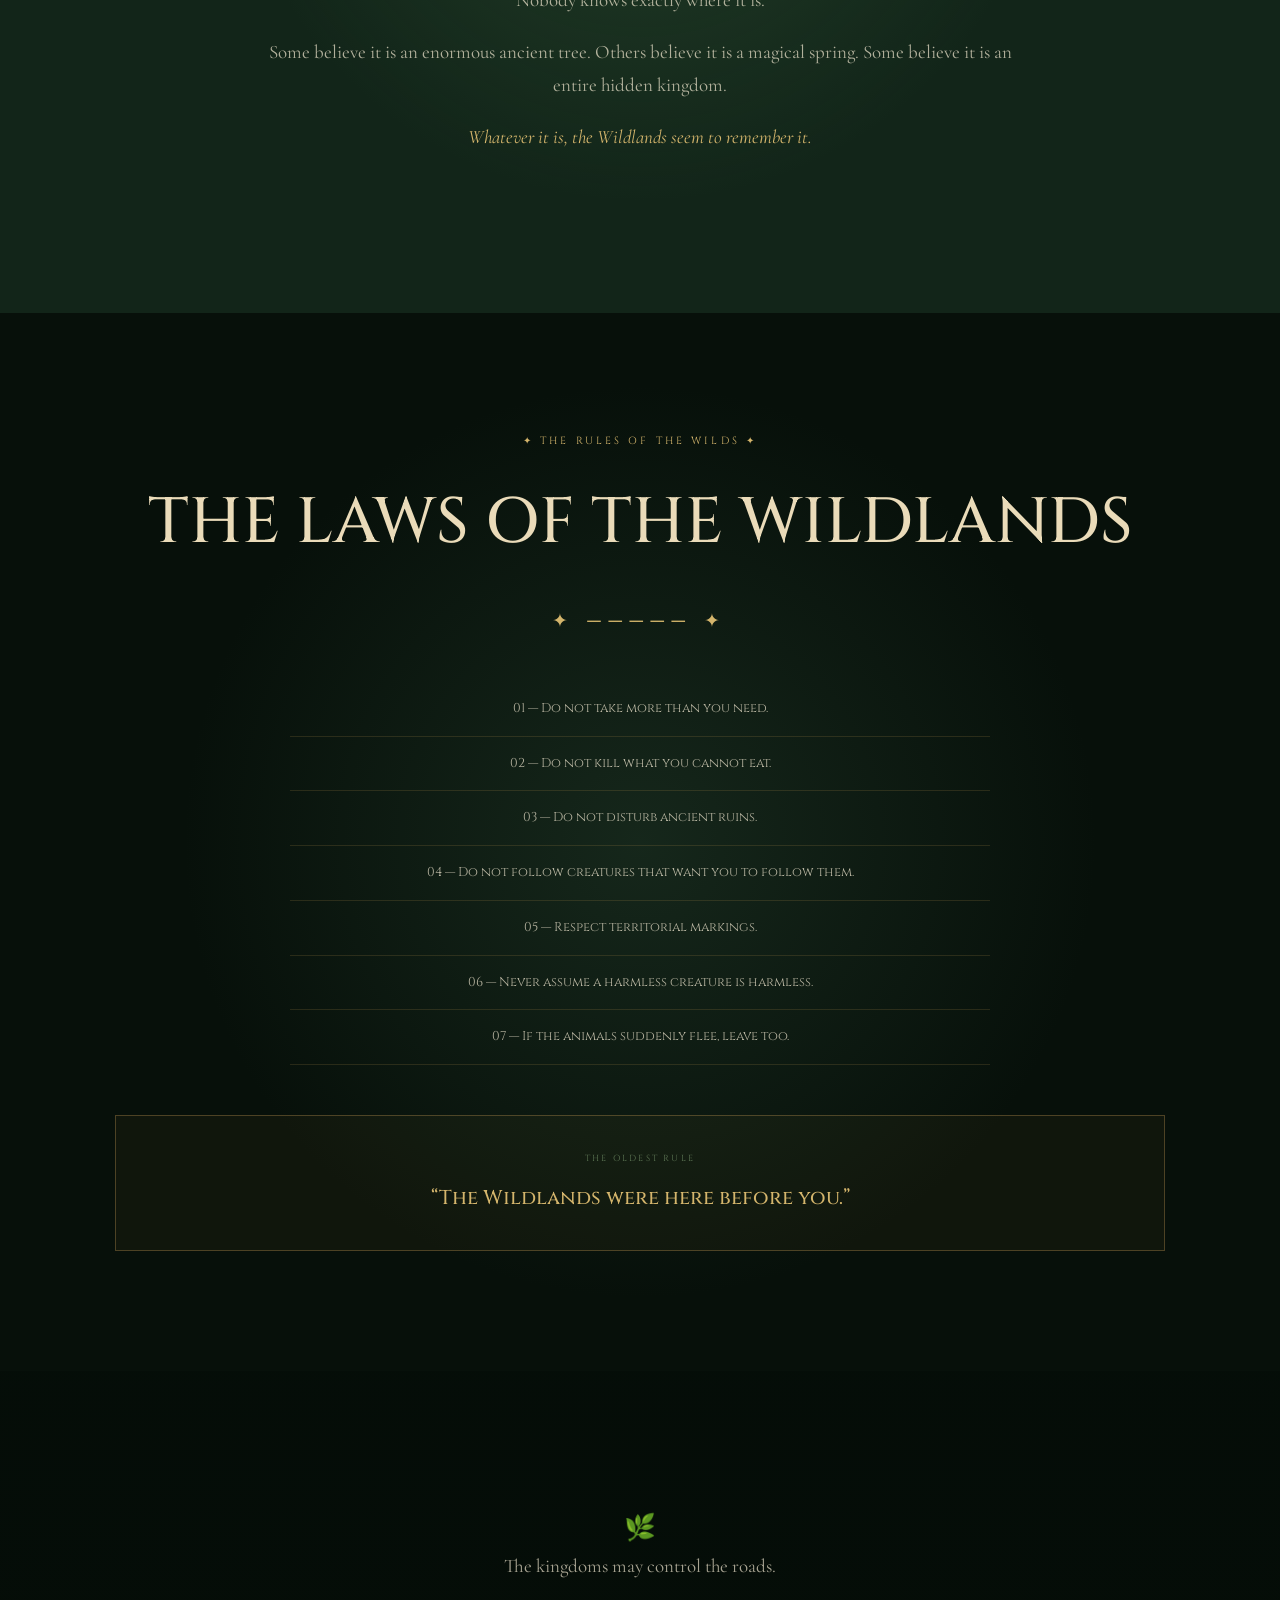
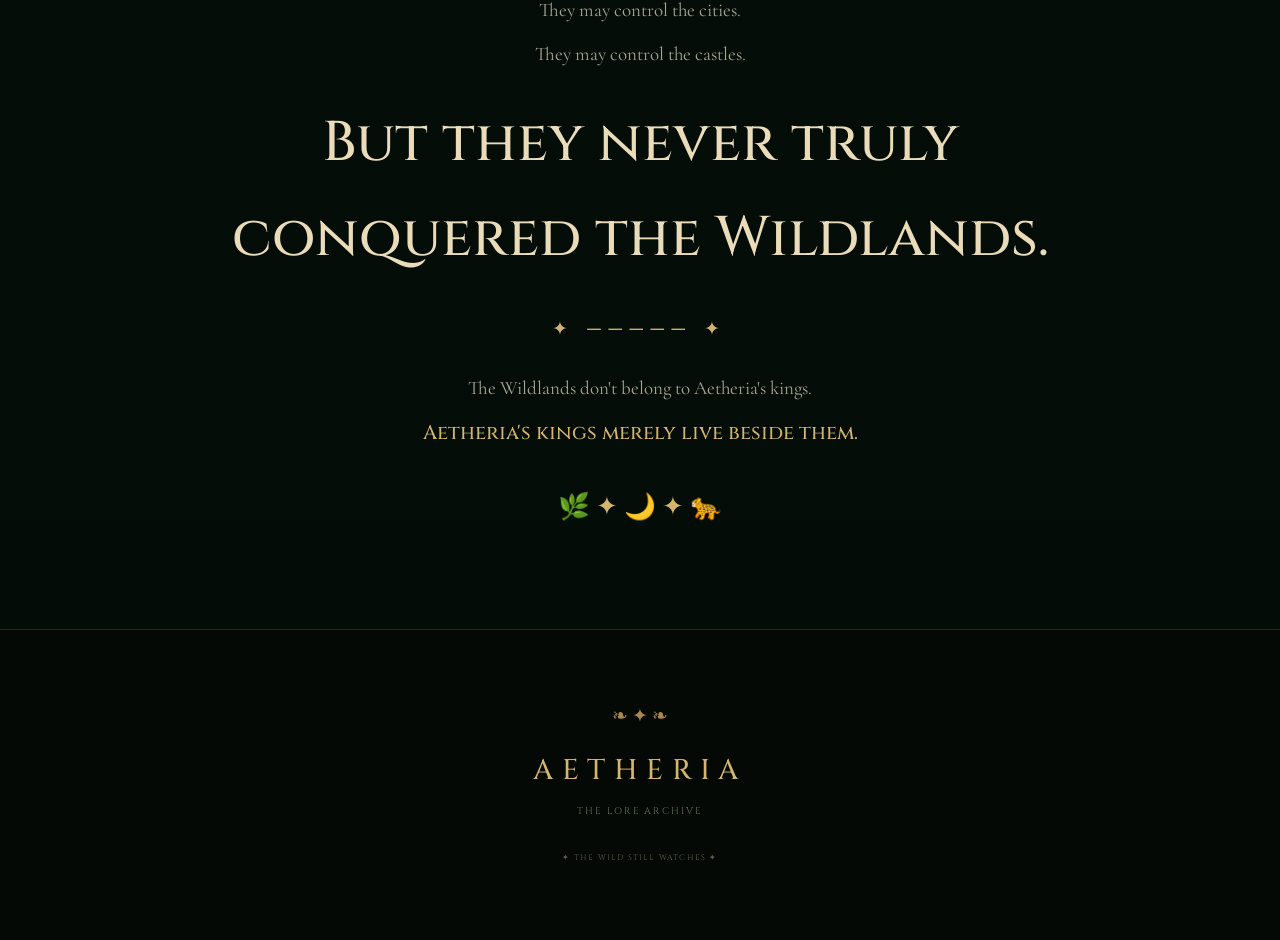
<file: wildlands.html>
<!DOCTYPE html>
<html lang="en">

<head>
  <meta charset="UTF-8">
  <meta name="viewport" content="width=device-width, initial-scale=1.0">

  <title>Aetheria — The Wildlands</title>

  <link rel="stylesheet" href="style.css">
  <link rel="stylesheet" href="wildlands.css">
  
</head>

<body>

<header class="site-header">

  <a href="#" class="brand">
    <span class="brand-name">AETHERIA</span>
    <span class="brand-subtitle">THE LORE ARCHIVE</span>
  </a>

  <nav class="nav">
    <a href="#">HOME</a>
    <a href="#overview">LORE</a>
    <a href="#regions">REGIONS</a>
    <a href="#people">PEOPLE</a>
    <a href="#colesin">COLESIN</a>
    <a href="#magic">MAGIC</a>
  </nav>

</header>


<main>

<!-- HERO -->

<section class="wild-hero">

  <div class="hero-content">

    <div class="wild-symbol">🌿</div>

    <p class="eyebrow">
      ✦ THE WILDERNESS OF AETHERIA ✦
    </p>

    <h1>
      THE<br>
      WILDLANDS
    </h1>

    <div class="gold-rule">
      ✦ ───────── ✦
    </div>

    <p class="motto">
      “Beyond the borders of kings,<br>
      the old world still breathes.”
    </p>

    <span class="location">
      AETHERIA • THE UNTAMED WORLD
    </span>

  </div>

  <div class="scroll-hint">
    ↓ ENTER THE WILDS ↓
  </div>

</section>


<!-- INTRODUCTION -->

<section class="paper-section" id="overview">

  <div class="section-frame">

    <p class="eyebrow dark">
      ✦ THE WILDLANDS ✦
    </p>

    <h2>
      The Untamed World
    </h2>

    <div class="gold-rule dark-rule">
      ✦
    </div>

    <p class="lead">
      The Wildlands are the vast, untamed territories
      stretching across much of Aetheria.
    </p>

    <p>
      Forests, marshes, mountains, valleys, rivers, cliffs,
      ancient ruins, and unexplored wilderness make up a
      region larger than many kingdoms.
    </p>

    <p>
      There are no true borders here.
    </p>

    <p>
      No king rules all of it.
    </p>

    <p>
      No army has mapped every path.
    </p>

    <p class="emphasis">
      And there are places where no human has ever set foot.
    </p>

    <p>
      The Wildlands belong to the creatures and peoples who
      have lived there long before kingdoms drew lines across maps.
    </p>

  </div>

</section>


<!-- REGIONS -->

<section class="dark-lore" id="regions">

  <div class="lore-container">

    <p class="eyebrow">
      ✦ THE MANY LANDS ✦
    </p>

    <h2>
      THE REGIONS OF THE WILDS
    </h2>

    <div class="gold-rule">
      ✦ ───────── ✦
    </div>

    <p>
      The Wildlands are not a single environment.
      They contain countless landscapes, each with its
      own creatures, people, dangers, and ancient secrets.
    </p>


    <div class="region-grid">

      <div class="region-card">
        <span>🌲</span>
        <h3>The Ancient Forests</h3>
        <p>
          Enormous forests filled with trees hundreds,
          sometimes thousands, of years old.
        </p>
      </div>

      <div class="region-card">
        <span>🌫️</span>
        <h3>The Marshlands</h3>
        <p>
          Vast wetlands filled with mist, dark waterways,
          magical plants, and ancient ruins.
        </p>
      </div>

      <div class="region-card">
        <span>⛰️</span>
        <h3>The Mountain Ranges</h3>
        <p>
          Towering peaks, frozen valleys, dragon nests,
          hidden civilizations, and Star-Iron.
        </p>
      </div>

      <div class="region-card">
        <span>🌾</span>
        <h3>The Verdant Plains</h3>
        <p>
          Wide grasslands where enormous herds of magical
          creatures roam.
        </p>
      </div>

      <div class="region-card">
        <span>🪨</span>
        <h3>The Forgotten Valleys</h3>
        <p>
          Remote valleys containing ruins and settlements
          isolated from civilization.
        </p>
      </div>

      <div class="region-card">
        <span>🌑</span>
        <h3>The Deep Wilds</h3>
        <p>
          The territories beyond most maps, where almost
          nothing is known.
        </p>
      </div>

    </div>

  </div>

</section>


<!-- PEOPLE -->

<section class="paper-section" id="people">

  <div class="section-heading">

    <p class="eyebrow dark">
      ✦ THE CHILDREN OF THE WILDS ✦
    </p>

    <h2>
      THE PEOPLE OF THE WILDLANDS
    </h2>

    <div class="gold-rule dark-rule">
      ✦
    </div>

    <p class="lead">
      The Wildlands are home to countless peoples and species.
    </p>

  </div>


  <div class="people-grid">

    <div class="people-card">
      <span>🐺</span>
      <h3>Wolf Demi-Humans</h3>
      <p>
        Skilled hunters and trackers who know the wilderness
        better than most outsiders ever could.
      </p>
    </div>

    <div class="people-card">
      <span>🦌</span>
      <h3>Deer Demi-Humans</h3>
      <p>
        Gentle but highly alert communities often found
        deep within forests and wetlands.
      </p>
    </div>

    <div class="people-card">
      <span>🦉</span>
      <h3>Owl Demi-Humans</h3>
      <p>
        Nocturnal hunters and scouts capable of navigating
        the wilderness beneath moonlight.
      </p>
    </div>

    <div class="people-card">
      <span>🦊</span>
      <h3>Fox Demi-Humans</h3>
      <p>
        Clever travelers known for their intelligence,
        adaptability, and connection to old magic.
      </p>
    </div>

    <div class="people-card">
      <span>🐻</span>
      <h3>Bear Demi-Humans</h3>
      <p>
        Powerful communities often found in remote forests
        and colder wilderness.
      </p>
    </div>

    <div class="people-card">
      <span>🐍</span>
      <h3>Snake Demi-Humans</h3>
      <p>
        Secretive communities that often inhabit warmer,
        secluded regions.
      </p>
    </div>

  </div>

</section>


<!-- CREATURES -->

<section class="creature-section">

  <div class="lore-container">

    <p class="eyebrow">
      ✦ CREATURES OF THE WILDS ✦
    </p>

    <h2>
      THE WILD BEASTS
    </h2>

    <div class="gold-rule">
      ✦ ───────── ✦
    </div>

    <p>
      The Wildlands contain more magical creatures than
      almost anywhere else in Aetheria.
    </p>


    <div class="creature-grid">

      <div>
        <span>🦌</span>
        <h3>Moonstags</h3>
        <p>
          Deer-like creatures whose antlers glow beneath moonlight.
        </p>
      </div>

      <div>
        <span>🐺</span>
        <h3>Dire Wolves</h3>
        <p>
          Massive wolves capable of hunting in supernatural silence.
        </p>
      </div>

      <div>
        <span>🦋</span>
        <h3>Lunamoths</h3>
        <p>
          Large magical moths naturally attracted to sources of magic.
        </p>
      </div>

      <div>
        <span>🐉</span>
        <h3>Wild Dragons</h3>
        <p>
          Dragons that have never formed bonds with humans.
        </p>
      </div>

      <div>
        <span>🦊</span>
        <h3>Fox Spirits</h3>
        <p>
          Intelligent magical creatures capable of illusion magic.
        </p>
      </div>

      <div>
        <span>🌳</span>
        <h3>Rootwalkers</h3>
        <p>
          Ancient plant-like beings that move through the forests.
        </p>
      </div>

    </div>

  </div>

</section>


<!-- FORGOTTEN WORLD -->

<section class="paper-section">

  <div class="section-frame">

    <p class="eyebrow dark">
      ✦ THE LOST PAST ✦
    </p>

    <h2>
      THE FORGOTTEN WORLD
    </h2>

    <div class="gold-rule dark-rule">
      ✦
    </div>

    <p class="lead">
      Ancient ruins are scattered throughout the Wildlands.
    </p>

    <p>
      Some are barely recognizable.
      Others remain remarkably intact.
    </p>

    <div class="ruin-grid">

      <div class="ruin-card">
        <span>Ⅰ</span>
        <h3>Forgotten Temples</h3>
        <p>
          Ancient places of worship swallowed by nature.
        </p>
      </div>

      <div class="ruin-card">
        <span>Ⅱ</span>
        <h3>Fallen Kingdoms</h3>
        <p>
          The remains of civilizations erased from modern history.
        </p>
      </div>

      <div class="ruin-card">
        <span>Ⅲ</span>
        <h3>Underground Cities</h3>
        <p>
          Hidden settlements buried beneath forests and stone.
        </p>
      </div>

    </div>

    <p class="emphasis">
      Some scholars believe the Wildlands contain civilizations
      older than Aetheria's recorded history.
    </p>

  </div>

</section>


<!-- MAGIC -->

<section class="magic-section" id="magic">

  <div class="magic-content">

    <p class="eyebrow">
      ✦ ANCIENT POWER ✦
    </p>

    <h2>
      THE OLD MAGIC
    </h2>

    <div class="gold-rule">
      ✦ ───── ✦
    </div>

    <p>
      The Wildlands contain some of the oldest natural magic
      in Aetheria.
    </p>

    <div class="magic-list">

      <div>🌲 Ancient Trees</div>
      <div>💧 Rivers & Springs</div>
      <div>🪨 Ancient Stones</div>
      <div>🌿 Magical Plants</div>
      <div>🌙 Moonlight</div>
      <div>🐉 Magical Creatures</div>
      <div>🏛️ Ancient Ruins</div>

    </div>

    <p class="mystery">
      Wildland magic does not always obey the rules of civilized magic.
    </p>

  </div>

</section>


<!-- COLESIN -->

<section class="colesin-section" id="colesin">

  <div class="colesin-content">

    <div class="panther-mark">
      🐆
    </div>

    <p class="eyebrow">
      ✦ THE ROGUE KNIGHT ✦
    </p>

    <h2>
      COLESIN HARTLEY
    </h2>

    <h3>
      THE EMERALD REAPER
    </h3>

    <div class="gold-rule">
      ✦ ───────── ✦
    </div>

    <p class="lead">
      Born between two worlds.
      Claimed by neither.
    </p>

    <p>
      Colesin Hartley was born to a human mother and a
      Panther Demi-Human father.
    </p>

    <p>
      Because of his mixed heritage, he was never completely
      accepted by either side.
    </p>

    <p>
      Yet the Wildlands became the one place where he never
      needed to choose.
    </p>

    <p>
      He learned its forests, rivers, cliffs, hidden paths,
      creatures, and dangers.
    </p>

    <div class="colesin-quote">
      “The Wildlands don't belong to kings.”
    </div>

    <p>
      Colesin eventually became a Royal Knight.
      But the longer he served the kingdoms, the more he
      witnessed their treatment of the Wildlands and its people.
    </p>

    <p>
      Eventually, he abandoned the crown.
    </p>

    <div class="title-box">

      <span>THE NAME THEY GAVE HIM</span>

      <strong>
        THE EMERALD REAPER
      </strong>

    </div>

    <p>
      Among the people of the Wildlands, Colesin became
      something more than a rogue knight.
    </p>

    <p>
      He became a protector.
    </p>

    <p>
      Those who hunt demi-humans, steal from ancient ruins,
      or prey upon the creatures of the wilderness have learned
      to fear his name.
    </p>

  </div>

</section>


<!-- VAELITH -->

<section class="dragon-section">

  <div class="dragon-content">

    <p class="eyebrow">
      ✦ THE DRAGON BOND ✦
    </p>

    <h2>
      VAELITH
    </h2>

    <div class="gold-rule">
      ✦ ───── ✦
    </div>

    <p>
      Colesin's greatest companion is Vaelith,
      an ancient black-and-emerald dragon.
    </p>

    <p>
      Their connection is more than companionship.
    </p>

    <p class="bond">
      They share a Dragon Bond.
    </p>

    <p>
      Through the bond, Colesin can sense Vaelith's presence,
      emotions, and danger.
    </p>

    <div class="dragon-warning">
      🐉
      <p>
        When an enormous shadow passes over the forest canopy,
        the people of the Wildlands know better than to look
        for an enemy.
      </p>
    </div>

    <p class="final-warning">
      They know who is watching.
    </p>

  </div>

</section>


<!-- DEEP WILDS -->

<section class="deep-wilds">

  <div class="deep-content">

    <p class="eyebrow">
      ✦ BEYOND THE MAPS ✦
    </p>

    <h2>
      THE DEEP WILDS
    </h2>

    <div class="gold-rule">
      ✦ ───── ✦
    </div>

    <p>
      Beyond the known territories lies a region simply
      called the Deep Wilds.
    </p>

    <p>
      Few maps even acknowledge its existence.
    </p>

    <p>
      Those who have ventured inside describe enormous forests,
      strange weather, ancient ruins, and creatures unlike
      anything found elsewhere.
    </p>

    <blockquote>
      “If you were meant to know,
      you would already know.”
    </blockquote>

  </div>

</section>


<!-- HEART -->

<section class="heart-section">

  <div class="heart-content">

    <span class="heart-symbol">🌳</span>

    <p class="eyebrow">
      ✦ THE OLDEST SECRET ✦
    </p>

    <h2>
      THE HEART OF THE WILDS
    </h2>

    <div class="gold-rule">
      ✦ ───── ✦
    </div>

    <p>
      At the center of the deepest wilderness lies a place
      known only through legend.
    </p>

    <h3>
      The Heart of the Wilds.
    </h3>

    <p>
      Nobody knows exactly where it is.
    </p>

    <p>
      Some believe it is an enormous ancient tree.
      Others believe it is a magical spring.
      Some believe it is an entire hidden kingdom.
    </p>

    <p class="mystery">
      Whatever it is, the Wildlands seem to remember it.
    </p>

  </div>

</section>


<!-- LAWS -->

<section class="wild-law">

  <div class="law-content">

    <p class="eyebrow">
      ✦ THE RULES OF THE WILDS ✦
    </p>

    <h2>
      THE LAWS OF THE WILDLANDS
    </h2>

    <div class="gold-rule">
      ✦ ───── ✦
    </div>

    <div class="laws">

      <p>01 — Do not take more than you need.</p>

      <p>02 — Do not kill what you cannot eat.</p>

      <p>03 — Do not disturb ancient ruins.</p>

      <p>04 — Do not follow creatures that want you to follow them.</p>

      <p>05 — Respect territorial markings.</p>

      <p>06 — Never assume a harmless creature is harmless.</p>

      <p>07 — If the animals suddenly flee, leave too.</p>

    </div>

    <div class="final-law">

      <span>
        THE OLDEST RULE
      </span>

      <strong>
        “The Wildlands were here before you.”
      </strong>

    </div>

  </div>

</section>


<!-- END -->

<section class="wild-ending">

  <div class="ending-content">

    <div class="final-symbol">
      🌿
    </div>

    <p>
      The kingdoms may control the roads.
    </p>

    <p>
      They may control the cities.
    </p>

    <p>
      They may control the castles.
    </p>

    <h2>
      But they never truly conquered the Wildlands.
    </h2>

    <div class="gold-rule">
      ✦ ───── ✦
    </div>

    <p>
      The Wildlands don't belong to Aetheria's kings.
    </p>

    <h3>
      Aetheria's kings merely live beside them.
    </h3>

    <div class="final-symbol">
      🌿 ✦ 🌙 ✦ 🐆
    </div>

  </div>

</section>

</main>


<footer>

  <div>❧ ✦ ❧</div>

  <h2>
    AETHERIA
  </h2>

  <p>
    THE LORE ARCHIVE
  </p>

  <small>
    ✦ THE WILD STILL WATCHES ✦
  </small>

</footer>

</body>
</html>
</file>
<file: style.css>
@import url('https://fonts.googleapis.com/css2?family=Cinzel:wght@400;500;600;700&family=Cormorant+Garamond:wght@400;500;600&display=swap');

:root {
  --forest: #16261d;
  --deep-forest: #0d1711;
  --moss: #304c39;
  --sage: #6fa98a;
  --brown: #3a2a1d;
  --dark-brown: #21170f;
  --parchment: #d7c39a;
  --light-parchment: #eadbb7;
  --gold: #b49458;
  --bright-gold: #d0ae67;
  --text: #eadfca;
}

* {
  box-sizing: border-box;
  margin: 0;
  padding: 0;
}

html {
  scroll-behavior: smooth;
}

body {
  background: var(--deep-forest);
  color: var(--text);
  font-family: 'Cormorant Garamond', serif;
  font-size: 18px;
  line-height: 1.7;
}

a {
  color: inherit;
  text-decoration: none;
}

.site-header {
  position: fixed;
  top: 0;
  left: 0;
  width: 100%;
  z-index: 1000;
  display: flex;
  align-items: center;
  justify-content: space-between;
  padding: 20px 5%;
  background: rgba(13, 23, 17, .92);
  border-bottom: 1px solid rgba(180, 148, 88, .35);
  backdrop-filter: blur(10px);
}

.brand {
  display: flex;
  flex-direction: column;
  line-height: 1.1;
}

.brand-name {
  color: var(--bright-gold);
  font-family: 'Cinzel', serif;
  font-size: 1.25rem;
  letter-spacing: .25em;
}

.brand-subtitle {
  color: var(--sage);
  font-size: .7rem;
  letter-spacing: .25em;
  margin-top: 5px;
}

.nav {
  display: flex;
  gap: 28px;
}

.nav a {
  color: var(--parchment);
  font-family: 'Cinzel', serif;
  font-size: .72rem;
  letter-spacing: .12em;
  transition: .3s;
}

.nav a:hover {
  color: var(--bright-gold);
}

.menu-toggle {
  display: none;
  background: none;
  border: 0;
  color: var(--gold);
  font-size: 1.7rem;
}

.hero {
  min-height: 100vh;
  display: flex;
  align-items: center;
  justify-content: center;
  position: relative;
  text-align: center;
  overflow: hidden;
  background:
    radial-gradient(circle at center, rgba(70, 110, 79, .25), transparent 45%),
    linear-gradient(180deg, #111f16, #0d1711);
}

.hero::before {
  content: '';
  position: absolute;
  inset: 0;
  background:
    linear-gradient(rgba(13,23,17,.3), rgba(13,23,17,.8)),
    url('https://i.ibb.co/Fbr9KHkq/IMG-7231.png') center/cover;
  opacity: .13;
  filter: blur(1px);
}

.hero-content {
  position: relative;
  max-width: 850px;
  padding: 120px 25px 80px;
}

.eyebrow {
  color: var(--bright-gold);
  font-family: 'Cinzel', serif;
  font-size: .7rem;
  letter-spacing: .3em;
  margin-bottom: 18px;
}

.hero h1 {
  color: var(--light-parchment);
  font-family: 'Cinzel', serif;
  font-size: clamp(3.5rem, 9vw, 8rem);
  letter-spacing: .12em;
  line-height: 1;
  text-shadow: 0 0 35px rgba(111,169,138,.2);
}

.tagline {
  color: var(--sage);
  font-size: 1.4rem;
  font-style: italic;
  letter-spacing: .15em;
  margin-top: 15px;
}

.gold-rule {
  color: var(--gold);
  margin: 25px auto;
  letter-spacing: .7em;
}

.intro {
  color: var(--parchment);
  font-size: 1.25rem;
  margin-bottom: 35px;
}

.gold-button {
  display: inline-block;
  border: 1px solid var(--gold);
  color: var(--bright-gold);
  padding: 12px 25px;
  font-family: 'Cinzel', serif;
  font-size: .75rem;
  letter-spacing: .15em;
  transition: .3s;
}

.gold-button:hover {
  background: var(--gold);
  color: var(--deep-forest);
}

.scroll-hint {
  position: absolute;
  bottom: 25px;
  left: 0;
  width: 100%;
  color: rgba(215,195,154,.6);
  font-family: 'Cinzel', serif;
  font-size: .6rem;
  letter-spacing: .2em;
}

.paper-section {
  background:
    radial-gradient(circle at 20% 20%, rgba(255,255,255,.12), transparent 30%),
    var(--parchment);
  color: var(--brown);
  padding: 100px 6%;
}

.section-frame {
  max-width: 950px;
  margin: auto;
  padding: 55px;
  border: 1px solid rgba(58,42,29,.35);
  box-shadow:
    inset 0 0 50px rgba(58,42,29,.08),
    0 15px 50px rgba(0,0,0,.15);
}

.eyebrow.dark {
  color: #756039;
}

.paper-section h2,
.section-heading h2 {
  font-family: 'Cinzel', serif;
  font-size: clamp(2rem, 5vw, 3.5rem);
  line-height: 1.2;
}

.dark-rule {
  color: #8c7040;
}

.lead {
  font-size: 1.35rem;
}

.quote {
  border-left: 2px solid var(--gold);
  margin-top: 35px;
  padding: 15px 25px;
  font-style: italic;
  color: #725c3b;
}

.map-section {
  padding: 110px 5%;
  background: var(--forest);
  text-align: center;
}

.section-heading {
  max-width: 850px;
  margin: 0 auto 50px;
  text-align: center;
}

.section-heading h2 {
  color: var(--light-parchment);
}

.section-heading p:not(.eyebrow) {
  color: rgba(234,223,202,.75);
  margin-top: 15px;
}

.map-frame {
  max-width: 1100px;
  margin: auto;
  position: relative;
  padding: 18px;
  border: 2px solid var(--gold);
  background: var(--brown);
  box-shadow: 0 20px 60px rgba(0,0,0,.45);
}

.map-image-wrap {
  background: var(--parchment);
  padding: 10px;
  overflow: hidden;
}

.aetheria-map {
  display: block;
  width: 100%;
  height: auto;
}

.map-decoration {
  position: absolute;
  color: var(--bright-gold);
  font-size: 2rem;
  z-index: 2;
}

.top-left {
  top: -15px;
  left: -12px;
}

.top-right {
  top: -15px;
  right: -12px;
}

.bottom-left {
  bottom: -15px;
  left: -12px;
}

.bottom-right {
  bottom: -15px;
  right: -12px;
}

.regions-section {
  padding: 110px 5%;
  background: var(--parchment);
}

.regions-section .section-heading h2 {
  color: var(--brown);
}

.region-grid {
  max-width: 1150px;
  margin: auto;
  display: grid;
  grid-template-columns: repeat(4, 1fr);
  gap: 18px;
}

.region-card {
  position: relative;
  padding: 30px 24px;
  background: rgba(58,42,29,.08);
  border: 1px solid rgba(58,42,29,.25);
  transition: .3s;
}

.region-card:hover {
  transform: translateY(-5px);
  background: rgba(48,76,57,.12);
  border-color: var(--gold);
}

.region-icon {
  font-size: 2rem;
  margin-bottom: 10px;
}

.region-number {
  color: #967846;
  font-family: 'Cinzel', serif;
  font-size: .65rem;
  letter-spacing: .15em;
}

.region-card h3 {
  color: var(--brown);
  font-family: 'Cinzel', serif;
  font-size: 1.05rem;
  margin: 10px 0;
}

.region-card p {
  color: #604b35;
  font-size: .95rem;
  line-height: 1.5;
}

.region-card a {
  display: inline-block;
  color: #806532;
  font-family: 'Cinzel', serif;
  font-size: .65rem;
  letter-spacing: .12em;
  margin-top: 15px;
}

.dark-section {
  padding: 110px 5%;
  background:
    radial-gradient(circle at center, rgba(48,76,57,.35), transparent 55%),
    var(--deep-forest);
}

.legend-preview {
  max-width: 1100px;
  margin: auto;
  display: grid;
  grid-template-columns: repeat(3, 1fr);
  gap: 25px;
}

.legend-card {
  text-align: center;
  padding: 45px 30px;
  border: 1px solid rgba(180,148,88,.35);
  background: rgba(58,42,29,.2);
  transition: .3s;
}

.legend-card:hover {
  border-color: var(--bright-gold);
  transform: translateY(-5px);
}

.legend-symbol {
  display: block;
  color: var(--bright-gold);
  font-size: 2.3rem;
  margin-bottom: 20px;
}

.legend-card h3 {
  color: var(--parchment);
  font-family: 'Cinzel', serif;
}

.legend-card p {
  color: rgba(234,223,202,.7);
  margin: 15px 0;
}

.legend-card a {
  color: var(--sage);
  font-family: 'Cinzel', serif;
  font-size: .7rem;
  letter-spacing: .1em;
}

.magic-columns {
  display: grid;
  grid-template-columns: repeat(3, 1fr);
  gap: 30px;
  margin-top: 40px;
}

.magic-columns h3 {
  font-family: 'Cinzel', serif;
  color: #725a38;
}

.timeline-section {
  padding: 110px 5%;
  background: var(--forest);
}

.timeline {
  max-width: 850px;
  margin: auto;
}

.timeline-item {
  display: grid;
  grid-template-columns: 60px 1fr;
  gap: 25px;
  padding: 30px 0;
  border-bottom: 1px solid rgba(180,148,88,.25);
}

.timeline-item > span {
  width: 50px;
  height: 50px;
  display: grid;
  place-items: center;
  border: 1px solid var(--gold);
  color: var(--bright-gold);
  font-family: 'Cinzel', serif;
}

.timeline-item h3 {
  color: var(--parchment);
  font-family: 'Cinzel', serif;
}

.timeline-item p {
  color: rgba(234,223,202,.7);
}

footer {
  padding: 70px 20px;
  text-align: center;
  background: #090f0b;
  border-top: 1px solid rgba(180,148,88,.25);
}

.footer-ornament {
  color: var(--gold);
  margin-bottom: 20px;
}

footer h2 {
  color: var(--bright-gold);
  font-family: 'Cinzel', serif;
  letter-spacing: .3em;
}

footer p {
  color: rgba(215,195,154,.7);
  margin: 10px 0;
}

footer small {
  color: var(--sage);
  font-family: 'Cinzel', serif;
  font-size: .6rem;
  letter-spacing: .2em;
}

@media (max-width: 850px) {

  .nav {
    display: none;
    position: absolute;
    top: 100%;
    right: 0;
    width: 100%;
    padding: 25px;
    background: var(--deep-forest);
    flex-direction: column;
    text-align: center;
  }

  .nav.open {
    display: flex;
  }

  .menu-toggle {
    display: block;
  }

  .region-grid {
    grid-template-columns: repeat(2, 1fr);
  }

  .legend-preview,
  .magic-columns {
    grid-template-columns: 1fr;
  }

  .section-frame {
    padding: 30px 20px;
  }
}

@media (max-width: 550px) {

  .brand-name {
    font-size: 1rem;
  }

  .hero h1 {
    font-size: 3rem;
  }

  .region-grid {
    grid-template-columns: 1fr;
  }

  .paper-section,
  .map-section,
  .regions-section,
  .dark-section,
  .timeline-section {
    padding: 75px 20px;
  }

}
</file>
<file: ashenlands.css>
@import url('https://fonts.googleapis.com/css2?family=Cinzel:wght@400;500;600;700&family=Cormorant+Garamond:wght@400;500;600&display=swap');


/* ═══════════════════════════════════════
   AETHERIA — THE ASHEN LANDS
   FULL CENTERED CSS
═══════════════════════════════════════ */

:root {
  --ash-black: #090807;
  --charcoal: #141210;
  --ash-dark: #211d19;
  --ash: #3a332d;

  --ember-dark: #542015;
  --ember: #8f321d;
  --ember-bright: #c65327;
  --fire: #e07838;

  --copper: #9b633e;
  --copper-light: #c28a5d;

  --ash-white: #e5ded4;
  --smoke: #aaa199;
  --cream: #eee6dc;

  --brown-dark: #241914;
  --brown: #4a3429;
  --brown-light: #6b5040;

  --parchment: #cdbda7;
  --parchment-light: #dfd0ba;
}


/* ═══════════════════════════════════════
   BASIC RESET
═══════════════════════════════════════ */

* {
  box-sizing: border-box;
  margin: 0;
  padding: 0;
}

html {
  scroll-behavior: smooth;
}

body {
  background: var(--ash-black);
  color: var(--ash-white);

  font-family: "Cormorant Garamond", serif;
  font-size: 19px;
  line-height: 1.7;

  overflow-x: hidden;

  text-align: center;
}

a {
  color: inherit;
  text-decoration: none;
}

img {
  max-width: 100%;
  display: block;
}


/* ═══════════════════════════════════════
   HEADER
═══════════════════════════════════════ */

.site-header {
  position: fixed;

  z-index: 1000;

  top: 0;
  left: 0;

  width: 100%;

  display: flex;
  align-items: center;
  justify-content: center;

  padding: 18px 20px;

  background: rgba(9, 8, 7, .94);

  border-bottom: 1px solid rgba(194, 138, 93, .35);

  backdrop-filter: blur(12px);
}

.brand {
  display: flex;
  flex-direction: column;

  align-items: center;

  line-height: 1;
}

.brand-name {
  color: var(--fire);

  font-family: "Cinzel", serif;

  font-size: 1.2rem;

  letter-spacing: .3em;

  text-shadow:
    0 0 15px rgba(198, 83, 39, .25);
}

.brand-subtitle {
  color: var(--copper);

  font-family: "Cinzel", serif;

  font-size: .5rem;

  letter-spacing: .2em;

  margin-top: 7px;
}


/* Hide navigation completely */

.nav {
  display: none;
}


/* ═══════════════════════════════════════
   ASHEN HERO
═══════════════════════════════════════ */

.mountain-hero {
  position: relative;

  min-height: 100vh;

  display: flex;
  align-items: center;
  justify-content: center;

  text-align: center;

  overflow: hidden;

  background:
    linear-gradient(
      rgba(9, 8, 7, .35),
      rgba(9, 8, 7, .94)
    ),
    url("https://i.ibb.co/bjXqFHkX/IMG-7291.png")
    center / cover no-repeat;
}

.mountain-hero::before {
  content: "";

  position: absolute;

  inset: 0;

  background:
    radial-gradient(
      circle at center,
      rgba(198, 83, 39, .20),
      transparent 45%
    );

  pointer-events: none;
}

.mountain-hero::after {
  content: "";

  position: absolute;

  inset: 0;

  background:
    linear-gradient(
      180deg,
      transparent 50%,
      rgba(9, 8, 7, .8)
    );

  pointer-events: none;
}

.hero-content {
  position: relative;

  z-index: 2;

  width: 100%;

  max-width: 950px;

  margin: 0 auto;

  padding: 150px 25px 100px;

  text-align: center;
}

.owl-symbol {
  font-size: 4rem;

  margin-bottom: 20px;

  filter:
    drop-shadow(0 0 18px rgba(224, 120, 56, .35));
}

.eyebrow {
  color: var(--fire);

  font-family: "Cinzel", serif;

  font-size: .65rem;

  letter-spacing: .3em;

  text-align: center;
}

.hero-content h1 {
  color: var(--ash-white);

  font-family: "Cinzel", serif;

  font-size: clamp(3.5rem, 9vw, 8rem);

  font-weight: 500;

  letter-spacing: .12em;

  line-height: .98;

  margin-top: 20px;

  text-shadow:
    0 5px 30px rgba(0, 0, 0, .85),
    0 0 35px rgba(198, 83, 39, .15);
}

.gold-rule {
  color: var(--fire);

  margin: 27px auto;

  text-align: center;

  letter-spacing: .4em;

  text-shadow:
    0 0 15px rgba(224, 120, 56, .3);
}

.motto {
  color: var(--parchment-light);

  font-size: 1.35rem;

  font-style: italic;

  text-align: center;
}

.location {
  display: block;

  color: var(--copper-light);

  font-family: "Cinzel", serif;

  font-size: .55rem;

  letter-spacing: .2em;

  margin-top: 28px;
}

.scroll-hint {
  position: absolute;

  z-index: 3;

  bottom: 25px;

  left: 0;

  width: 100%;

  color: rgba(229, 222, 212, .55);

  font-family: "Cinzel", serif;

  font-size: .55rem;

  letter-spacing: .2em;

  text-align: center;
}


/* ═══════════════════════════════════════
   PARCHMENT SECTIONS
═══════════════════════════════════════ */

.paper-section {
  width: 100%;

  padding: 110px 6%;

  background:
    radial-gradient(
      circle at 15% 15%,
      rgba(255,255,255,.12),
      transparent 25%
    ),
    radial-gradient(
      circle at 85% 80%,
      rgba(84,32,21,.12),
      transparent 30%
    ),
    var(--parchment);

  color: var(--brown);

  text-align: center;
}

.section-frame {
  width: 100%;

  max-width: 1000px;

  margin: 0 auto;

  padding: 60px;

  border: 1px solid rgba(74, 52, 41, .3);

  box-shadow:
    inset 0 0 70px rgba(74,52,41,.08),
    0 20px 60px rgba(0,0,0,.18);

  text-align: center;
}

.paper-section h2 {
  color: var(--brown-dark);

  font-family: "Cinzel", serif;

  font-size: clamp(2rem,5vw,3.6rem);

  font-weight: 500;

  line-height: 1.15;

  text-align: center;
}

.paper-section .lead {
  font-size: 1.35rem;
}

.paper-section p {
  max-width: 850px;

  margin: 0 auto 20px;

  text-align: center;
}

.dark {
  color: var(--ember-dark);
}

.dark-rule {
  color: var(--ember);
}

.emphasis {
  color: var(--ember-dark);

  font-family: "Cinzel", serif;

  font-size: 1.5rem;

  text-align: center;
}

.quote {
  max-width: 700px;

  margin: 30px auto 0;

  padding-left: 25px;

  border-left: 2px solid var(--ember);

  font-style: italic;
}


/* ═══════════════════════════════════════
   DARK LORE
═══════════════════════════════════════ */

.dark-lore {
  width: 100%;

  padding: 115px 6%;

  background:
    radial-gradient(
      circle at center,
      rgba(84,32,21,.32),
      transparent 55%
    ),
    var(--ash-black);

  text-align: center;
}

.lore-container {
  width: 100%;

  max-width: 1050px;

  margin: 0 auto;

  text-align: center;
}

.lore-container h2 {
  color: var(--ash-white);

  font-family: "Cinzel", serif;

  font-size: clamp(2.3rem,5vw,4rem);

  font-weight: 500;

  margin-top: 15px;

  text-shadow:
    0 0 20px rgba(198,83,39,.12);

  text-align: center;
}

.lore-container > p:not(.eyebrow) {
  max-width: 800px;

  margin: 0 auto 20px;

  color: rgba(229,222,212,.75);

  text-align: center;
}


/* ═══════════════════════════════════════
   RUIN GRID
═══════════════════════════════════════ */

.ruin-grid {
  width: 100%;

  max-width: 1000px;

  margin: 50px auto;

  display: grid;

  grid-template-columns: repeat(3,1fr);

  gap: 22px;
}

.ruin-card {
  padding: 35px 25px;

  background: rgba(58,51,45,.28);

  border: 1px solid rgba(194,138,93,.35);

  text-align: center;

  transition: .3s;
}

.ruin-card:hover {
  transform: translateY(-6px);

  border-color: var(--fire);

  box-shadow:
    0 10px 35px rgba(198,83,39,.12);
}

.ruin-card span {
  color: var(--fire);

  font-family: "Cinzel", serif;
}

.ruin-card h3 {
  color: var(--ash-white);

  font-family: "Cinzel", serif;

  font-size: 1rem;

  margin: 10px 0;
}

.ruin-card p {
  color: rgba(229,222,212,.65);

  font-size: 1rem;

  margin: 0 auto;
}

.lore-container blockquote {
  color: var(--fire);

  font-style: italic;

  font-size: 1.3rem;

  margin: 35px auto 0;

  text-align: center;
}


/* ═══════════════════════════════════════
   LANDSCAPE / CLIMATE
═══════════════════════════════════════ */

.section-heading {
  width: 100%;

  max-width: 850px;

  margin: 0 auto 50px;

  text-align: center;
}

.dark-heading h2 {
  color: var(--brown-dark);

  font-family: "Cinzel", serif;

  font-size: clamp(2.3rem,5vw,3.7rem);

  font-weight: 500;

  text-align: center;
}

.climate-grid {
  width: 100%;

  max-width: 1150px;

  margin: 0 auto;

  display: grid;

  grid-template-columns: repeat(4,1fr);

  gap: 20px;
}

.climate-card {
  min-height: 300px;

  padding: 32px 25px;

  border: 1px solid rgba(74,52,41,.25);

  background: rgba(84,32,21,.045);

  text-align: center;

  transition: .3s;
}

.climate-card:hover {
  transform: translateY(-6px);

  border-color: var(--ember);

  background: rgba(143,50,29,.08);
}

.climate-icon {
  font-size: 2rem;
}

.climate-card h3 {
  color: var(--brown-dark);

  font-family: "Cinzel", serif;

  font-size: 1.05rem;

  margin: 12px 0;
}

.climate-card p,
.climate-card li {
  color: var(--brown-light);

  font-size: .98rem;

  text-align: center;
}

.climate-card ul {
  padding-left: 18px;
}


/* ═══════════════════════════════════════
   PEOPLE
═══════════════════════════════════════ */

.people-grid {
  width: 100%;

  max-width: 1050px;

  margin: 50px auto 0;

  display: grid;

  grid-template-columns: repeat(3,1fr);

  gap: 20px;
}

.people-card {
  padding: 35px 25px;

  background: rgba(58,51,45,.2);

  border: 1px solid rgba(194,138,93,.3);

  text-align: center;

  transition: .3s;
}

.people-card:hover {
  transform: translateY(-6px);

  background: rgba(84,32,21,.28);

  border-color: var(--fire);
}

.people-card > span {
  font-size: 2.2rem;
}

.people-card h3 {
  color: var(--ash-white);

  font-family: "Cinzel", serif;

  font-size: 1rem;

  margin: 12px 0;
}

.people-card p {
  color: rgba(229,222,212,.65);

  font-size: 1rem;

  margin: 0 auto;
}


/* ═══════════════════════════════════════
   FIRE-BORN CREATURES
═══════════════════════════════════════ */

.star-iron {
  width: 100%;

  padding: 130px 6%;

  text-align: center;

  background:
    radial-gradient(
      circle at center,
      rgba(198,83,39,.15),
      transparent 40%
    ),
    #0d0b09;
}

.star-content {
  width: 100%;

  max-width: 800px;

  margin: 0 auto;

  text-align: center;
}

.star-symbol {
  display: block;

  color: var(--fire);

  font-size: 3rem;

  text-shadow:
    0 0 25px rgba(224,120,56,.5);
}

.star-content h2 {
  color: var(--ash-white);

  font-family: "Cinzel", serif;

  font-size: clamp(3rem,7vw,5rem);

  font-weight: 500;

  letter-spacing: .12em;

  text-align: center;
}

.star-content .subtitle {
  color: var(--copper-light);

  font-style: italic;

  font-size: 1.3rem;

  text-align: center;
}

.star-content > p:not(.eyebrow):not(.subtitle) {
  color: rgba(229,222,212,.72);

  margin: 0 auto 20px;

  text-align: center;
}

.warning {
  display: flex;

  align-items: center;

  justify-content: center;

  gap: 18px;

  max-width: 600px;

  margin: 40px auto;

  padding: 20px;

  border: 1px solid rgba(194,138,93,.35);

  background: rgba(143,50,29,.08);

  color: var(--fire);

  text-align: center;
}

.warning p {
  color: var(--ash-white);

  margin: 0;
}


/* ═══════════════════════════════════════
   IMAGE SECTION
═══════════════════════════════════════ */

.dragon-section {
  width: 100%;

  min-height: 700px;

  display: flex;

  align-items: center;

  justify-content: center;

  padding: 100px 6%;

  text-align: center;

  background:
    linear-gradient(
      rgba(9,8,7,.65),
      rgba(9,8,7,.96)
    ),
    url("https://i.ibb.co/bjXqFHkX/IMG-7291.png")
    center / cover fixed;
}

.dragon-content {
  width: 100%;

  max-width: 850px;

  margin: 0 auto;

  text-align: center;
}

.dragon-content h2 {
  color: var(--ash-white);

  font-family: "Cinzel", serif;

  font-size: clamp(2.5rem,6vw,4.5rem);

  font-weight: 500;

  text-align: center;
}

.dragon-content > p:not(.eyebrow):not(.final-warning) {
  color: rgba(229,222,212,.72);

  margin: 0 auto 20px;

  text-align: center;
}

.dragon-warning {
  max-width: 650px;

  margin: 40px auto;

  padding: 25px;

  border-top: 1px solid var(--ember);

  border-bottom: 1px solid var(--ember);

  color: var(--fire);

  text-align: center;
}

.dragon-warning p {
  color: var(--ash-white);

  margin-top: 8px;
}

.final-warning {
  color: var(--fire);

  font-style: italic;

  text-align: center;
}


/* ═══════════════════════════════════════
   BLACK CITIES
═══════════════════════════════════════ */

.watchers {
  width: 100%;

  padding: 130px 6%;

  text-align: center;

  background:
    radial-gradient(
      circle at center,
      rgba(84,32,21,.25),
      transparent 50%
    ),
    var(--ash-black);
}

.watchers-content {
  width: 100%;

  max-width: 850px;

  margin: 0 auto;

  text-align: center;
}

.watcher-eye {
  display: block;

  font-size: 3rem;

  margin-bottom: 15px;

  filter:
    drop-shadow(0 0 15px rgba(198,83,39,.35));
}

.watchers h2 {
  color: var(--ash-white);

  font-family: "Cinzel", serif;

  font-size: clamp(2.5rem,6vw,4.5rem);

  font-weight: 500;

  text-align: center;
}

.watchers-content > p:not(.eyebrow) {
  color: rgba(229,222,212,.7);

  margin: 0 auto 20px;

  text-align: center;
}

.watcher-facts {
  width: 100%;

  max-width: 750px;

  display: grid;

  gap: 12px;

  margin: 45px auto;
}

.watcher-facts div {
  display: flex;

  justify-content: space-between;

  align-items: center;

  padding: 15px 20px;

  border-bottom: 1px solid rgba(194,138,93,.2);

  text-align: center;
}

.watcher-facts strong {
  color: var(--fire);

  font-family: "Cinzel", serif;

  font-size: .65rem;
}

.watcher-facts span {
  color: var(--ash-white);
}


/* ═══════════════════════════════════════
   ASHEN DEEP
═══════════════════════════════════════ */

.hollow-grid {
  width: 100%;

  max-width: 900px;

  display: grid;

  grid-template-columns: repeat(3,1fr);

  gap: 20px;

  margin: 45px auto;
}

.hollow-grid > div {
  padding: 30px 20px;

  border-top: 1px solid rgba(74,52,41,.25);

  text-align: center;
}

.hollow-grid h3 {
  color: var(--brown);

  font-family: "Cinzel", serif;

  margin: 10px 0;

  text-align: center;
}

.hollow-grid p {
  font-size: 1rem;

  text-align: center;
}

.ancient-warning {
  max-width: 800px;

  margin: 0 auto;

  padding: 25px;

  text-align: center;

  color: var(--ember-dark);

  font-size: 1.3rem;

  font-style: italic;

  border: 1px solid rgba(74,52,41,.25);
}


/* ═══════════════════════════════════════
   ASHEN NIGHT
═══════════════════════════════════════ */

.broken-peak {
  width: 100%;

  padding: 140px 6%;

  background:
    linear-gradient(
      rgba(25,12,8,.68),
      rgba(9,8,7,.97)
    ),
    url("https://i.ibb.co/bjXqFHkX/IMG-7291.png")
    center / cover;

  text-align: center;
}

.broken-content {
  width: 100%;

  max-width: 800px;

  margin: 0 auto;

  text-align: center;
}

.broken-content h2 {
  color: var(--ash-white);

  font-family: "Cinzel", serif;

  font-size: clamp(2.5rem,6vw,4.7rem);

  font-weight: 500;

  line-height: 1.05;

  text-shadow:
    0 0 25px rgba(198,83,39,.15);

  text-align: center;
}

.broken-content > p:not(.eyebrow):not(.short-line) {
  color: rgba(229,222,212,.72);

  margin: 0 auto 20px;

  text-align: center;
}

.short-line {
  color: var(--fire);

  font-family: "Cinzel", serif;

  margin: 12px auto;

  text-align: center;
}

.survivor {
  max-width: 700px;

  margin: 55px auto 0;

  padding: 35px;

  border: 1px solid rgba(194,138,93,.4);

  background: rgba(9,8,7,.58);

  text-align: center;
}

.survivor span {
  color: var(--copper-light);

  font-family: "Cinzel", serif;

  font-size: .6rem;

  letter-spacing: .2em;
}

.survivor h3 {
  color: var(--fire);

  font-family: "Cinzel", serif;

  font-size: 2rem;

  margin: 10px 0;
}


/* ═══════════════════════════════════════
   ASHEN FORGE
═══════════════════════════════════════ */

.valkyrie {
  width: 100%;

  padding: 140px 6%;

  text-align: center;

  background:
    radial-gradient(
      circle at center,
      rgba(143,50,29,.28),
      transparent 50%
    ),
    var(--charcoal);
}

.valkyrie-content {
  width: 100%;

  max-width: 800px;

  margin: 0 auto;

  text-align: center;
}

.owl-mark {
  font-size: 4rem;

  margin-bottom: 15px;

  filter:
    drop-shadow(0 0 20px rgba(224,120,56,.35));
}

.valkyrie h2 {
  color: var(--ash-white);

  font-family: "Cinzel", serif;

  font-size: clamp(2.5rem,6vw,4.5rem);

  font-weight: 500;

  letter-spacing: .08em;

  text-align: center;
}

.valkyrie h3 {
  color: var(--fire);

  font-family: "Cinzel", serif;

  font-size: 1.2rem;

  letter-spacing: .3em;

  text-align: center;
}

.valkyrie-content > p:not(.eyebrow):not(.final-legend) {
  color: rgba(229,222,212,.72);

  margin: 0 auto 20px;

  text-align: center;
}

.legend-words {
  display: flex;

  justify-content: center;

  align-items: center;

  flex-wrap: wrap;

  gap: 35px;

  margin: 45px auto;
}

.legend-words span {
  color: var(--fire);

  font-family: "Cinzel", serif;

  font-size: .6rem;

  letter-spacing: .15em;
}

.final-legend {
  margin: 40px auto 0;

  color: var(--ash-white);

  font-size: 1.25rem;

  font-style: italic;

  text-align: center;
}


/* ═══════════════════════════════════════
   MAGIC
═══════════════════════════════════════ */

.magic-list {
  width: 100%;

  max-width: 850px;

  display: grid;

  grid-template-columns: repeat(2,1fr);

  gap: 12px;

  margin: 40px auto;
}

.magic-list div {
  padding: 15px;

  border: 1px solid rgba(74,52,41,.2);

  color: var(--brown-light);

  font-family: "Cinzel", serif;

  font-size: .8rem;

  text-align: center;

  transition: .3s;
}

.magic-list div:hover {
  border-color: var(--ember);

  background: rgba(143,50,29,.06);
}

.mystery {
  color: var(--ember-dark);

  font-style: italic;

  text-align: center;
}


/* ═══════════════════════════════════════
   LAW
═══════════════════════════════════════ */

.mountain-law {
  width: 100%;

  padding: 130px 6%;

  text-align: center;

  background:
    radial-gradient(
      circle at center,
      rgba(84,32,21,.32),
      transparent 55%
    ),
    var(--ash-black);
}

.law-content {
  width: 100%;

  max-width: 800px;

  margin: 0 auto;

  text-align: center;
}

.mountain-law h2 {
  color: var(--ash-white);

  font-family: "Cinzel", serif;

  font-size: clamp(2.3rem,5vw,4rem);

  font-weight: 500;

  text-align: center;
}

.laws {
  width: 100%;

  max-width: 650px;

  margin: 45px auto;
}

.laws p {
  padding: 16px;

  border-bottom: 1px solid rgba(194,138,93,.2);

  color: rgba(229,222,212,.75);

  font-family: "Cinzel", serif;

  font-size: .8rem;

  letter-spacing: .04em;

  text-align: center;
}

.final-law {
  max-width: 700px;

  margin: 50px auto 0;

  padding: 35px;

  border: 1px solid rgba(194,138,93,.4);

  background: rgba(143,50,29,.06);

  text-align: center;
}

.final-law span {
  display: block;

  color: var(--copper-light);

  font-family: "Cinzel", serif;

  font-size: .55rem;

  letter-spacing: .25em;

  margin-bottom: 15px;
}

.final-law strong {
  display: block;

  color: var(--fire);

  font-family: "Cinzel", serif;

  font-size: 1.3rem;

  font-weight: 500;
}


/* ═══════════════════════════════════════
   ENDING
═══════════════════════════════════════ */

.mountain-ending {
  width: 100%;

  min-height: 650px;

  display: flex;

  align-items: center;

  justify-content: center;

  padding: 100px 6%;

  text-align: center;

  background:
    radial-gradient(
      circle at center,
      rgba(143,50,29,.3),
      transparent 45%
    ),
    #070605;
}

.ending-content {
  width: 100%;

  max-width: 850px;

  margin: 0 auto;

  text-align: center;
}

.final-owl {
  font-size: 4rem;

  margin-bottom: 20px;

  filter:
    drop-shadow(0 0 18px rgba(224,120,56,.35));
}

.ending-content > p {
  color: rgba(229,222,212,.65);

  text-align: center;
}

.ending-content h2 {
  color: var(--ash-white);

  font-family: "Cinzel", serif;

  font-size: clamp(2rem,5vw,3.5rem);

  font-weight: 500;

  margin: 20px auto;

  text-align: center;
}

.ending-content h3 {
  color: var(--fire);

  font-family: "Cinzel", serif;

  font-size: 1.2rem;

  font-weight: 500;

  text-align: center;
}

.final-symbol {
  margin-top: 40px;

  color: var(--fire);

  font-size: 1.5rem;

  text-align: center;

  text-shadow:
    0 0 15px rgba(224,120,56,.4);
}


/* ═══════════════════════════════════════
   FOOTER
═══════════════════════════════════════ */

footer {
  width: 100%;

  padding: 70px 20px;

  text-align: center;

  background: #050403;

  border-top: 1px solid rgba(194,138,93,.25);
}

footer > div {
  color: var(--copper);

  margin-bottom: 15px;
}

footer h2 {
  color: var(--fire);

  font-family: "Cinzel", serif;

  font-weight: 500;

  letter-spacing: .3em;

  text-align: center;
}

footer p {
  color: var(--copper);

  font-family: "Cinzel", serif;

  font-size: .6rem;

  letter-spacing: .2em;

  margin: 8px 0 18px;

  text-align: center;
}

footer small {
  color: rgba(229,222,212,.4);

  font-family: "Cinzel", serif;

  font-size: .5rem;

  letter-spacing: .15em;

  text-align: center;
}


/* ═══════════════════════════════════════
   GLOBAL CENTERING FIX
═══════════════════════════════════════ */

main {
  width: 100%;

  margin: 0 auto;

  text-align: center;
}

section {
  text-align: center;
}

section > div {
  margin-left: auto;
  margin-right: auto;
}

p,
h1,
h2,
h3,
h4,
blockquote {
  text-align: center;
}


/* ═══════════════════════════════════════
   TABLET
═══════════════════════════════════════ */

@media (max-width: 900px) {

  .climate-grid {
    grid-template-columns: repeat(2, 1fr);
  }

  .people-grid {
    grid-template-columns: repeat(2, 1fr);
  }

  .ruin-grid {
    grid-template-columns: 1fr;
  }

  .hollow-grid {
    grid-template-columns: 1fr;
  }

}


/* ═══════════════════════════════════════
   MOBILE
═══════════════════════════════════════ */

@media (max-width: 600px) {

  body {
    font-size: 17px;
  }

  .site-header {
    padding: 15px 20px;
  }

  .brand-name {
    font-size: 1rem;

    letter-spacing: .22em;
  }

  .brand-subtitle {
    font-size: .45rem;
  }

  .hero-content {
    padding: 130px 20px 90px;
  }

  .hero-content h1 {
    font-size: 3rem;

    letter-spacing: .08em;
  }

  .owl-symbol {
    font-size: 3rem;
  }

  .motto {
    font-size: 1.1rem;
  }

  .location {
    font-size: .48rem;
  }

  .paper-section,
  .dark-lore,
  .star-iron,
  .watchers,
  .broken-peak,
  .valkyrie,
  .mountain-law {
    padding: 80px 20px;
  }

  .dragon-section {
    min-height: 600px;

    padding: 80px 20px;

    background-attachment: scroll;
  }

  .section-frame {
    padding: 35px 22px;
  }

  .climate-grid,
  .people-grid {
    grid-template-columns: 1fr;
  }

  .magic-list {
    grid-template-columns: 1fr;
  }

  .legend-words {
    flex-direction: column;

    gap: 12px;
  }

  .watcher-facts div {
    flex-direction: column;

    gap: 5px;
  }

  .ruin-card,
  .climate-card,
  .people-card {
    width: 100%;
  }

  .ending-content h2 {
    font-size: 2rem;
  }

  .final-owl {
    font-size: 3rem;
  }

}


/* ═══════════════════════════════════════
   VERY SMALL PHONES
═══════════════════════════════════════ */

@media (max-width: 380px) {

  .hero-content h1 {
    font-size: 2.5rem;
  }

  .eyebrow {
    font-size: .55rem;

    letter-spacing: .2em;
  }

  .paper-section h2,
  .lore-container h2,
  .watchers h2,
  .valkyrie h2 {
    font-size: 2rem;
  }

  .star-content h2 {
    font-size: 2.5rem;
  }

}
</file>
<file: azurecoast.css>
/* ═══════════════════════════════════════════════════════
   AETHERIA — THE AZURE COAST
   FULLY CENTERED CSS
═══════════════════════════════════════════════════════ */

:root {
  --ocean-dark: #03131c;
  --deep-sea: #062331;
  --sea-blue: #0b3d52;
  --ocean-blue: #17627d;
  --aqua: #55b9c9;
  --sea-glow: #8ee8ed;

  --foam: #edfafd;
  --mist: #c7e7eb;
  --silver: #9bbdc4;
  --white: #ffffff;

  --gold: #d9c28a;
}


/* ═══════════════════════════════
   BASIC
═══════════════════════════════ */

* {
  box-sizing: border-box;
  margin: 0;
  padding: 0;
}

html {
  scroll-behavior: smooth;
}

body {
  background: var(--ocean-dark);
  color: var(--foam);

  font-family: "Cormorant Garamond", serif;
  font-size: 19px;
  line-height: 1.7;

  overflow-x: hidden;

  text-align: center;
}

a {
  color: inherit;
  text-decoration: none;
}


/* ═══════════════════════════════
   AZURE COAST — HEADER
═══════════════════════════════ */

.site-header {
  position: fixed;
  z-index: 1000;

  top: 0;
  left: 0;

  width: 100%;

  display: flex;
  align-items: center;
  justify-content: center;

  padding: 20px;

  background: rgba(4, 18, 28, 0.88);

  border-bottom: 1px solid rgba(150, 220, 235, 0.25);

  backdrop-filter: blur(12px);

  text-align: center;
}

.brand {
  display: flex;
  flex-direction: column;
  align-items: center;
  justify-content: center;

  text-align: center;

  line-height: 1;
}

.brand-name {
  color: #b9edf5;

  font-family: "Cinzel", serif;

  font-size: 1.25rem;

  letter-spacing: 0.35em;

  text-align: center;

  text-shadow:
    0 0 15px rgba(120, 220, 240, 0.35);
}

.brand-subtitle {
  color: #9bbcc5;

  font-family: "Cinzel", serif;

  font-size: 0.5rem;

  letter-spacing: 0.22em;

  margin-top: 8px;

  text-align: center;
}


/* Hide navigation completely */

.nav {
  display: none !important;
}



/* ═══════════════════════════════
   HERO
═══════════════════════════════ */

.azure-hero {
  position: relative;

  width: 100%;

  min-height: 100vh;

  display: flex;

  align-items: center;
  justify-content: center;

  text-align: center;

  overflow: hidden;

  background:
    linear-gradient(
      rgba(3, 20, 29, 0.3),
      rgba(2, 14, 23, 0.92)
    ),
    url("https://i.ibb.co/RTTxZ097/IMG-7289.png")
    center / cover no-repeat;
}

.azure-hero::before {
  content: "";

  position: absolute;

  inset: 0;

  background:
    radial-gradient(
      circle at center,
      rgba(85, 185, 201, 0.25),
      transparent 55%
    );

  pointer-events: none;
}

.hero-content {
  position: relative;

  z-index: 2;

  width: 100%;

  max-width: 950px;

  margin: 0 auto;

  padding: 150px 25px 100px;

  display: flex;

  flex-direction: column;

  align-items: center;

  justify-content: center;

  text-align: center;
}

.ocean-symbol {
  font-size: 4rem;

  margin-bottom: 20px;

  filter:
    drop-shadow(
      0 0 22px
      rgba(142, 232, 237, 0.7)
    );
}

.eyebrow {
  color: var(--sea-glow);

  font-family: "Cinzel", serif;

  font-size: 0.65rem;

  letter-spacing: 0.3em;

  text-align: center;

  text-shadow:
    0 0 12px rgba(142, 232, 237, 0.3);
}

.hero-content h1 {
  color: var(--white);

  font-family: "Cinzel", serif;

  font-size: clamp(3.2rem, 9vw, 8rem);

  font-weight: 500;

  letter-spacing: 0.12em;

  line-height: 0.98;

  margin-top: 20px;

  text-align: center;

  text-shadow:
    0 5px 35px rgba(0, 0, 0, 0.8),
    0 0 35px rgba(142, 232, 237, 0.25);
}

.gold-rule {
  width: 100%;

  margin: 27px auto;

  color: var(--sea-glow);

  text-align: center;

  letter-spacing: 0.4em;

  text-shadow:
    0 0 12px rgba(142, 232, 237, 0.4);
}

.motto {
  color: var(--mist);

  font-size: 1.35rem;

  font-style: italic;

  text-align: center;
}

.location {
  display: block;

  color: var(--aqua);

  font-family: "Cinzel", serif;

  font-size: 0.55rem;

  letter-spacing: 0.2em;

  margin-top: 28px;

  text-align: center;
}

.scroll-hint {
  position: absolute;

  bottom: 25px;

  left: 0;

  width: 100%;

  color: rgba(237, 250, 253, 0.65);

  font-family: "Cinzel", serif;

  font-size: 0.55rem;

  letter-spacing: 0.2em;

  text-align: center;
}


/* ═══════════════════════════════
   PAPER / BEACH SECTIONS
═══════════════════════════════ */

.paper-section {
  width: 100%;

  padding: 110px 6%;

  background:
    radial-gradient(
      circle at 20% 20%,
      rgba(255, 255, 255, 0.9),
      transparent 28%
    ),
    radial-gradient(
      circle at 80% 80%,
      rgba(85, 185, 201, 0.12),
      transparent 30%
    ),
    #edf8fa;

  color: #173944;

  text-align: center;
}

.section-frame {
  width: 100%;

  max-width: 1050px;

  margin: 0 auto;

  padding: 60px;

  border:
    1px solid
    rgba(23, 98, 125, 0.25);

  box-shadow:
    inset 0 0 70px
    rgba(23, 98, 125, 0.05),

    0 20px 60px
    rgba(5, 30, 40, 0.12);

  text-align: center;
}

.paper-section h2 {
  color: var(--deep-sea);

  font-family: "Cinzel", serif;

  font-size: clamp(2rem, 5vw, 3.6rem);

  font-weight: 500;

  line-height: 1.15;

  text-align: center;
}

.paper-section p {
  max-width: 850px;

  margin: 0 auto 20px;

  text-align: center;
}

.paper-section .lead {
  font-size: 1.35rem;
}

.dark {
  color: var(--ocean-blue);
}

.dark-rule {
  color: var(--ocean-blue);
}

.emphasis {
  color: var(--deep-sea);

  font-family: "Cinzel", serif;

  font-size: 1.5rem;

  text-align: center;
}


/* ═══════════════════════════════
   DARK OCEAN LORE
═══════════════════════════════ */

.dark-lore {
  width: 100%;

  padding: 120px 6%;

  background:
    radial-gradient(
      circle at center,
      rgba(23, 98, 125, 0.4),
      transparent 55%
    ),
    var(--ocean-dark);

  text-align: center;
}

.lore-container {
  width: 100%;

  max-width: 1050px;

  margin: 0 auto;

  text-align: center;
}

.lore-container h2 {
  color: var(--white);

  font-family: "Cinzel", serif;

  font-size: clamp(2.3rem, 5vw, 4rem);

  font-weight: 500;

  margin-top: 15px;

  text-align: center;

  text-shadow:
    0 0 25px
    rgba(142, 232, 237, 0.18);
}

.lore-container > p:not(.eyebrow) {
  max-width: 800px;

  margin: 0 auto 20px;

  color: rgba(237, 250, 253, 0.78);

  text-align: center;
}


/* ═══════════════════════════════
   REGION / FEATURE CARDS
═══════════════════════════════ */

.region-grid {
  width: 100%;

  max-width: 1050px;

  display: grid;

  grid-template-columns:
    repeat(2, 1fr);

  gap: 22px;

  margin: 50px auto 0;
}

.region-card {
  padding: 35px 25px;

  background:
    rgba(23, 98, 125, 0.16);

  border:
    1px solid
    rgba(142, 232, 237, 0.25);

  text-align: center;

  transition: 0.3s;
}

.region-card:hover {
  transform: translateY(-6px);

  border-color: var(--sea-glow);

  background:
    rgba(23, 98, 125, 0.28);

  box-shadow:
    0 10px 30px
    rgba(0, 0, 0, 0.2);
}

.region-card span {
  display: block;

  font-size: 2rem;

  filter:
    drop-shadow(
      0 0 10px
      rgba(142, 232, 237, 0.4)
    );
}

.region-card h3 {
  color: var(--mist);

  font-family: "Cinzel", serif;

  font-size: 1rem;

  margin: 10px 0;

  text-align: center;
}

.region-card p {
  color:
    rgba(237, 250, 253, 0.68);

  font-size: 1rem;

  text-align: center;
}


/* ═══════════════════════════════
   CLIMATE / COAST CARDS
═══════════════════════════════ */

.section-heading {
  width: 100%;

  max-width: 900px;

  margin: 0 auto 50px;

  text-align: center;
}

.section-heading h2 {
  color: inherit;

  font-family: "Cinzel", serif;

  font-size: clamp(2.2rem, 5vw, 4rem);

  font-weight: 500;

  text-align: center;
}

.section-heading p:not(.eyebrow) {
  margin-top: 15px;

  text-align: center;
}

.climate-grid {
  width: 100%;

  max-width: 1050px;

  margin: 0 auto;

  display: grid;

  grid-template-columns:
    repeat(2, 1fr);

  gap: 22px;

  text-align: center;
}

.climate-card {
  padding: 35px 25px;

  background:
    rgba(255, 255, 255, 0.48);

  border:
    1px solid
    rgba(23, 98, 125, 0.22);

  text-align: center;

  transition: 0.3s;
}

.climate-card:hover {
  transform: translateY(-5px);

  box-shadow:
    0 15px 35px
    rgba(5, 45, 60, 0.12);
}

.climate-icon {
  display: block;

  font-size: 2.5rem;

  margin-bottom: 10px;
}

.climate-card h3 {
  color: var(--deep-sea);

  font-family: "Cinzel", serif;

  margin-bottom: 10px;

  text-align: center;
}

.climate-card p {
  color: #244c58;

  text-align: center;
}


/* ═══════════════════════════════
   PEOPLE
═══════════════════════════════ */

.people-grid {
  width: 100%;

  display: grid;

  grid-template-columns:
    repeat(3, 1fr);

  gap: 20px;

  margin: 50px auto 0;
}

.people-card {
  padding: 35px 25px;

  background:
    rgba(23, 98, 125, 0.16);

  border:
    1px solid
    rgba(142, 232, 237, 0.25);

  text-align: center;

  transition: 0.3s;
}

.people-card:hover {
  transform: translateY(-6px);

  background:
    rgba(23, 98, 125, 0.28);

  border-color:
    var(--sea-glow);
}

.people-card > span {
  display: block;

  font-size: 2.2rem;

  margin-bottom: 5px;

  filter:
    drop-shadow(
      0 0 8px
      rgba(142, 232, 237, 0.35)
    );
}

.people-card h3 {
  color: var(--mist);

  font-family: "Cinzel", serif;

  font-size: 1rem;

  margin: 12px 0;

  text-align: center;
}

.people-card p {
  color:
    rgba(237, 250, 253, 0.68);

  font-size: 1rem;

  text-align: center;
}


/* ═══════════════════════════════
   CREATURES
═══════════════════════════════ */

.creature-section {
  width: 100%;

  padding: 120px 6%;

  background:
    radial-gradient(
      circle at center,
      rgba(23, 98, 125, 0.4),
      transparent 55%
    ),
    var(--ocean-dark);

  text-align: center;
}

.creature-grid {
  width: 100%;

  max-width: 1050px;

  display: grid;

  grid-template-columns:
    repeat(3, 1fr);

  gap: 20px;

  margin: 45px auto 0;
}

.creature-grid > div {
  padding: 30px 20px;

  background:
    rgba(23, 98, 125, 0.16);

  border:
    1px solid
    rgba(142, 232, 237, 0.22);

  text-align: center;

  transition: 0.3s;
}

.creature-grid > div:hover {
  transform: translateY(-5px);

  border-color:
    var(--sea-glow);

  box-shadow:
    0 10px 30px
    rgba(0, 0, 0, 0.2);
}

.creature-grid span {
  display: block;

  font-size: 2rem;
}

.creature-grid h3 {
  color: var(--mist);

  font-family: "Cinzel", serif;

  margin: 10px 0;

  text-align: center;
}

.creature-grid p {
  color:
    rgba(237, 250, 253, 0.68);

  text-align: center;
}


/* ═══════════════════════════════
   RUINS
═══════════════════════════════ */

.ruin-grid {
  width: 100%;

  max-width: 1050px;

  display: grid;

  grid-template-columns:
    repeat(3, 1fr);

  gap: 20px;

  margin: 45px auto;
}

.ruin-card {
  padding: 30px 20px;

  border:
    1px solid
    rgba(23, 98, 125, 0.2);

  background:
    rgba(23, 98, 125, 0.06);

  text-align: center;
}

.ruin-card span {
  color: var(--ocean-blue);

  font-family: "Cinzel", serif;

  font-size: 1.5rem;
}

.ruin-card h3 {
  color: var(--deep-sea);

  font-family: "Cinzel", serif;

  margin: 10px 0;

  text-align: center;
}

.ruin-card p {
  color: #244c58;

  text-align: center;
}


/* ═══════════════════════════════
   MAGIC
═══════════════════════════════ */

.magic-section {
  width: 100%;

  padding: 130px 6%;

  background:
    radial-gradient(
      circle at center,
      rgba(85, 185, 201, 0.25),
      transparent 55%
    ),
    var(--deep-sea);

  text-align: center;
}

.magic-content {
  width: 100%;

  max-width: 850px;

  margin: 0 auto;

  text-align: center;
}

.magic-content h2 {
  color: var(--white);

  font-family: "Cinzel", serif;

  font-size: clamp(2.5rem, 6vw, 4.5rem);

  font-weight: 500;

  text-align: center;
}

.magic-content > p:not(.eyebrow) {
  max-width: 750px;

  margin: 0 auto 20px;

  color:
    rgba(237, 250, 253, 0.75);

  text-align: center;
}

.magic-list {
  width: 100%;

  display: grid;

  grid-template-columns:
    repeat(2, 1fr);

  gap: 12px;

  margin: 40px auto;
}

.magic-list div {
  padding: 15px;

  border:
    1px solid
    rgba(142, 232, 237, 0.2);

  color: var(--sea-glow);

  font-family: "Cinzel", serif;

  font-size: 0.8rem;

  text-align: center;
}

.mystery {
  color: var(--sea-glow) !important;

  font-style: italic;

  text-align: center;
}


/* ═══════════════════════════════
   OCEAN FEATURE
═══════════════════════════════ */

.ocean-section {
  width: 100%;

  min-height: 700px;

  display: flex;

  align-items: center;

  justify-content: center;

  padding: 110px 6%;

  text-align: center;

  background:
    linear-gradient(
      rgba(3, 20, 29, 0.58),
      rgba(2, 14, 23, 0.95)
    ),
    url("https://i.ibb.co/RTTxZ097/IMG-7289.png")
    center / cover fixed;
}

.ocean-content {
  width: 100%;

  max-width: 850px;

  margin: 0 auto;

  text-align: center;
}

.ocean-symbol-large {
  display: block;

  font-size: 3.5rem;

  margin-bottom: 15px;

  filter:
    drop-shadow(
      0 0 25px
      rgba(142, 232, 237, 0.7)
    );
}

.ocean-content h2 {
  color: var(--white);

  font-family: "Cinzel", serif;

  font-size: clamp(3rem, 7vw, 5rem);

  font-weight: 500;

  letter-spacing: 0.1em;

  text-align: center;
}

.ocean-content > p:not(.eyebrow) {
  color:
    rgba(237, 250, 253, 0.76);

  margin-bottom: 20px;

  text-align: center;
}


/* ═══════════════════════════════
   COASTAL LAWS
═══════════════════════════════ */

.coast-law {
  width: 100%;

  padding: 130px 6%;

  background:
    radial-gradient(
      circle at center,
      rgba(23, 98, 125, 0.4),
      transparent 55%
    ),
    var(--ocean-dark);

  text-align: center;
}

.law-content {
  width: 100%;

  max-width: 800px;

  margin: 0 auto;

  text-align: center;
}

.coast-law h2 {
  color: var(--white);

  font-family: "Cinzel", serif;

  font-size: clamp(2.3rem, 5vw, 4rem);

  font-weight: 500;

  text-align: center;
}

.laws {
  width: 100%;

  max-width: 650px;

  margin: 45px auto;

  text-align: center;
}

.laws p {
  padding: 16px;

  border-bottom:
    1px solid
    rgba(142, 232, 237, 0.18);

  color:
    rgba(237, 250, 253, 0.75);

  font-family: "Cinzel", serif;

  font-size: 0.8rem;

  letter-spacing: 0.04em;

  text-align: center;
}

.final-law {
  margin-top: 50px;

  padding: 35px;

  border:
    1px solid
    rgba(142, 232, 237, 0.35);

  background:
    rgba(23, 98, 125, 0.12);

  text-align: center;
}

.final-law span {
  display: block;

  color: var(--silver);

  font-family: "Cinzel", serif;

  font-size: 0.55rem;

  letter-spacing: 0.25em;

  margin-bottom: 15px;

  text-align: center;
}

.final-law strong {
  display: block;

  color: var(--sea-glow);

  font-family: "Cinzel", serif;

  font-size: 1.3rem;

  font-weight: 500;

  text-align: center;
}


/* ═══════════════════════════════
   ENDING
═══════════════════════════════ */

.coast-ending {
  width: 100%;

  min-height: 650px;

  display: flex;

  align-items: center;

  justify-content: center;

  padding: 100px 6%;

  text-align: center;

  background:
    linear-gradient(
      rgba(3, 20, 29, 0.55),
      rgba(2, 14, 23, 0.95)
    ),
    url("https://i.ibb.co/RTTxZ097/IMG-7289.png")
    center / cover no-repeat;
}

.ending-content {
  width: 100%;

  max-width: 850px;

  margin: 0 auto;

  text-align: center;
}

.final-symbol {
  margin: 25px auto;

  color: var(--sea-glow);

  font-size: 1.5rem;

  text-align: center;
}

.ending-content > p {
  color:
    rgba(237, 250, 253, 0.65);

  text-align: center;
}

.ending-content h2 {
  color: var(--white);

  font-family: "Cinzel", serif;

  font-size: clamp(2rem, 5vw, 3.5rem);

  font-weight: 500;

  margin: 20px auto;

  text-align: center;
}

.ending-content h3 {
  color: var(--sea-glow);

  font-family: "Cinzel", serif;

  font-size: 1.2rem;

  font-weight: 500;

  text-align: center;

  text-shadow:
    0 0 15px
    rgba(142, 232, 237, 0.3);
}


/* ═══════════════════════════════
   FOOTER
═══════════════════════════════ */

footer {
  width: 100%;

  padding: 70px 20px;

  background: #020b11;

  border-top:
    1px solid
    rgba(142, 232, 237, 0.22);

  text-align: center;
}

footer > div,
footer h2,
footer p,
footer small {
  text-align: center;
}

footer > div {
  color: var(--aqua);

  margin-bottom: 15px;
}

footer h2 {
  color: var(--sea-glow);

  font-family: "Cinzel", serif;

  font-weight: 500;

  letter-spacing: 0.3em;
}

footer p {
  color: var(--silver);

  font-family: "Cinzel", serif;

  font-size: 0.6rem;

  letter-spacing: 0.2em;

  margin: 8px 0 18px;
}

footer small {
  color:
    rgba(199, 231, 235, 0.45);

  font-family: "Cinzel", serif;

  font-size: 0.5rem;

  letter-spacing: 0.15em;
}


/* ═══════════════════════════════
   MOBILE
═══════════════════════════════ */

@media (max-width: 900px) {

  .site-header {
    gap: 25px;
  }

  .nav {
    gap: 14px;
  }

  .people-grid,
  .creature-grid,
  .ruin-grid {
    grid-template-columns:
      repeat(2, 1fr);
  }

  .region-grid {
    grid-template-columns: 1fr;
  }

  .climate-grid {
    grid-template-columns: 1fr;
  }
}


@media (max-width: 600px) {

  body {
    font-size: 17px;

    text-align: center;
  }

  .site-header {
    padding: 15px 20px;

    flex-direction: column;

    gap: 12px;

    justify-content: center;
  }

  .brand {
    width: 100%;
  }

  .nav {
    display: flex;

    flex-wrap: wrap;

    justify-content: center;

    gap: 10px 16px;
  }

  .nav a {
    font-size: 0.52rem;
  }

  .hero-content {
    padding: 130px 20px 90px;
  }

  .hero-content h1 {
    font-size: 3rem;
  }

  .motto {
    font-size: 1.1rem;
  }

  .paper-section,
  .dark-lore,
  .creature-section,
  .ocean-section,
  .magic-section,
  .coast-law {
    padding: 80px 20px;
  }

  .section-frame {
    padding: 35px 22px;
  }

  .people-grid,
  .creature-grid,
  .ruin-grid,
  .climate-grid,
  .magic-list {
    grid-template-columns: 1fr;
  }

  .region-grid {
    grid-template-columns: 1fr;
  }

  .section-heading {
    padding: 0 10px;
  }

  .paper-section p,
  .lore-container > p:not(.eyebrow),
  .ocean-content > p:not(.eyebrow) {
    text-align: center;
  }
}
</file>
<file: drownedking.css>
@import url('https://fonts.googleapis.com/css2?family=Cinzel:wght@400;500;600;700;800&family=Libre+Baskerville:wght@400;700&display=swap');

* {
  margin: 0;
  padding: 0;
  box-sizing: border-box;
}

html {
  scroll-behavior: smooth;
  scroll-padding-top: 100px;
}

body {
  background: #080b0d;
  color: #dedbd2;
  font-family: "Libre Baskerville", Georgia, serif;
  line-height: 1.9;
  overflow-x: hidden;
}

a {
  color: inherit;
  text-decoration: none;
}

img {
  max-width: 100%;
  display: block;
}

/* =========================
   HEADER
========================= */

.site-header {
  position: fixed;
  top: 0;
  left: 0;
  width: 100%;
  min-height: 82px;
  padding: 18px 6%;
  display: flex;
  align-items: center;
  justify-content: space-between;
  background: rgba(5, 8, 10, 0.94);
  border-bottom: 1px solid rgba(184, 151, 83, 0.35);
  backdrop-filter: blur(12px);
  -webkit-backdrop-filter: blur(12px);
  z-index: 999;
}

.brand {
  display: flex;
  flex-direction: column;
  flex-shrink: 0;
}

.brand-name {
  font-family: "Cinzel", serif;
  font-size: 1.2rem;
  letter-spacing: 5px;
  color: #c9a45d;
}

.brand-subtitle {
  font-family: "Cinzel", serif;
  font-size: 0.55rem;
  letter-spacing: 3px;
  color: #777;
}

.nav {
  display: flex;
  gap: 24px;
  flex-wrap: wrap;
  justify-content: flex-end;
}

.nav a {
  font-family: "Cinzel", serif;
  font-size: 0.65rem;
  letter-spacing: 2px;
  color: #aaa;
  transition: color 0.3s ease;
}

.nav a:hover {
  color: #c9a45d;
}

/* =========================
   GENERAL
========================= */

.eyebrow {
  font-family: "Cinzel", serif;
  font-size: 0.72rem;
  letter-spacing: 4px;
  color: #c9a45d;
  margin-bottom: 22px;
}

.eyebrow.dark {
  color: #92713a;
}

h1,
h2,
h3 {
  font-family: "Cinzel", serif;
  line-height: 1.2;
}

h2 {
  font-size: clamp(2rem, 5vw, 4rem);
  letter-spacing: 3px;
}

h3 {
  letter-spacing: 2px;
}

p {
  max-width: 850px;
  margin: 0 auto 24px;
}

.gold-rule {
  color: #c9a45d;
  letter-spacing: 5px;
  margin: 25px 0;
}

.dark-rule {
  color: #92713a;
}

.lead {
  font-size: 1.2rem;
  font-style: italic;
}

.emphasis {
  color: #c9a45d;
  font-family: "Cinzel", serif;
  font-size: 1.15rem;
  letter-spacing: 1px;
}

.dramatic-line {
  font-family: "Cinzel", serif;
  color: #c9a45d;
  font-size: 1.5rem;
  letter-spacing: 2px;
  margin: 45px auto;
}

.final-warning {
  color: #b88c52;
  font-family: "Cinzel", serif;
}

/* =========================
   HERO
========================= */

.darius-hero {
  min-height: 100vh;
  position: relative;
  display: flex;
  align-items: center;
  justify-content: center;
  text-align: center;
  overflow: hidden;

  background:
    linear-gradient(
      rgba(2, 7, 10, 0.68),
      rgba(2, 7, 10, 0.9)
    ),
    radial-gradient(
      circle at center,
      #16323b 0%,
      #071014 45%,
      #020405 100%
    );
}

.darius-hero::before {
  content: "";
  position: absolute;
  inset: -20%;

  background:
    radial-gradient(
      ellipse at 50% 70%,
      rgba(41, 104, 119, 0.22),
      transparent 55%
    );

  animation: oceanPulse 8s ease-in-out infinite;
  pointer-events: none;
}

@keyframes oceanPulse {
  0%,
  100% {
    transform: scale(1);
    opacity: 0.6;
  }

  50% {
    transform: scale(1.08);
    opacity: 1;
  }
}

.hero-overlay {
  position: absolute;
  inset: 0;
  background:
    radial-gradient(
      circle at center,
      transparent 20%,
      rgba(0, 0, 0, 0.45) 100%
    );
  pointer-events: none;
}

.hero-content {
  position: relative;
  z-index: 2;
  padding: 140px 20px 100px;
}

.sea-symbol {
  font-size: 3rem;
  margin-bottom: 25px;
  filter: drop-shadow(0 0 15px rgba(91, 157, 176, 0.4));
}

.hero-content h1 {
  font-size: clamp(4rem, 12vw, 9rem);
  letter-spacing: 10px;
  color: #e3ded3;
  text-transform: lowercase;
  text-shadow: 0 0 35px rgba(201, 164, 93, 0.12);
}

.hero-content h2 {
  font-size: clamp(1rem, 3vw, 1.8rem);
  letter-spacing: 7px;
  color: #c9a45d;
  margin-top: 5px;
}

.motto {
  font-style: italic;
  font-size: 1.1rem;
  color: #b9b6ae;
}

.location {
  font-family: "Cinzel", serif;
  font-size: 0.65rem;
  letter-spacing: 4px;
  color: #777;
}

.scroll-hint {
  position: absolute;
  bottom: 25px;
  left: 0;
  width: 100%;
  text-align: center;
  font-family: "Cinzel", serif;
  font-size: 0.6rem;
  letter-spacing: 3px;
  color: #777;
  z-index: 3;
}

/* =========================
   PAPER SECTIONS
========================= */

.paper-section {
  background:
    radial-gradient(
      circle at top,
      #f0eadc,
      #d8d0c0
    );

  color: #242421;
  padding: 120px 7%;
  text-align: center;
}

.paper-section p {
  color: #36352f;
}

.section-frame {
  max-width: 1050px;
  margin: auto;
  padding: 55px 8%;
  border: 1px solid rgba(86, 67, 35, 0.35);
  position: relative;
}

.section-frame::before,
.section-frame::after {
  content: "✦";
  position: absolute;
  color: #92713a;
  font-size: 1.3rem;
}

.section-frame::before {
  top: 18px;
  left: 25px;
}

.section-frame::after {
  bottom: 18px;
  right: 25px;
}

/* =========================
   DARK LORE
========================= */

.dark-lore {
  background:
    radial-gradient(
      circle at center,
      #172126,
      #080c0f 70%
    );

  padding: 120px 7%;
  text-align: center;
}

.lore-container {
  max-width: 1050px;
  margin: auto;
}

.quote-box {
  margin: 55px auto;
  padding: 35px;
  border-top: 1px solid #9b793e;
  border-bottom: 1px solid #9b793e;
}

.quote-box span {
  display: block;
  font-family: "Cinzel", serif;
  color: #c9a45d;
  letter-spacing: 3px;
  margin-bottom: 20px;
}

.title-list,
.smoke-list,
.grim-traits,
.code-list,
.anger-grid {
  display: flex;
  flex-wrap: wrap;
  justify-content: center;
  gap: 12px;
}

.title-list span,
.smoke-list span,
.grim-traits span {
  border: 1px solid rgba(201, 164, 93, 0.35);
  padding: 12px 18px;
  font-family: "Cinzel", serif;
  font-size: 0.65rem;
  letter-spacing: 2px;
  transition: 0.3s ease;
}

.title-list span:hover,
.smoke-list span:hover,
.grim-traits span:hover {
  border-color: #c9a45d;
  transform: translateY(-2px);
}

/* =========================
   FINAL VOYAGE
========================= */

.star-iron {
  background:
    radial-gradient(
      ellipse at center,
      #102b34,
      #030709 75%
    );

  padding: 130px 7%;
  text-align: center;
}

.star-content {
  max-width: 900px;
  margin: auto;
}

.star-symbol {
  font-size: 3rem;
}

.reveal {
  margin: 50px auto;
  display: flex;
  flex-direction: column;
  gap: 8px;
}

.reveal span {
  font-family: "Cinzel", serif;
  color: #c9a45d;
  letter-spacing: 5px;
}

.reveal strong {
  font-family: "Cinzel", serif;
  font-size: 1.5rem;
  letter-spacing: 4px;
}

/* =========================
   DEATH / ABYSS
========================= */

.broken-peak,
.abyss-section {
  background:
    radial-gradient(
      circle at center,
      #111a1e,
      #020405 75%
    );

  padding: 130px 7%;
  text-align: center;
}

.broken-content,
.abyss-content {
  max-width: 1000px;
  margin: auto;
}

.memory-grid {
  display: grid;
  grid-template-columns: repeat(3, 1fr);
  gap: 15px;
  margin: 60px auto;
}

.memory-grid div {
  padding: 30px 15px;
  border: 1px solid rgba(201, 164, 93, 0.25);
  transition: 0.3s ease;
}

.memory-grid div:hover {
  border-color: rgba(201, 164, 93, 0.6);
  transform: translateY(-3px);
}

.memory-grid span {
  display: block;
  color: #c9a45d;
  font-family: "Cinzel", serif;
  margin-bottom: 12px;
}

.memory-grid h3 {
  font-size: 0.75rem;
  letter-spacing: 2px;
}

/* =========================
   APPEARANCE
========================= */

.appearance-grid,
.ability-grid,
.reputation-grid,
.ship-facts,
.artifact-grid {
  display: grid;
  grid-template-columns: repeat(2, 1fr);
  gap: 18px;
  margin: 45px auto;
  max-width: 900px;
}

.appearance-grid > div,
.ability-grid > div,
.reputation-grid > div,
.ship-facts > div {
  padding: 28px;
  border: 1px solid rgba(86, 67, 35, 0.3);
}

.appearance-grid span,
.reputation-grid h3 {
  font-family: "Cinzel", serif;
  color: #92713a;
  letter-spacing: 3px;
  font-size: 0.8rem;
}

.appearance-grid p {
  margin-top: 12px;
}

.ability-grid > div {
  font-family: "Cinzel", serif;
  font-size: 0.7rem;
  letter-spacing: 2px;
}

/* =========================
   SMOKE
========================= */

.smoke-section {
  background:
    radial-gradient(
      circle at center,
      #111b20,
      #010203 70%
    );

  padding: 130px 7%;
  text-align: center;
}

.smoke-content {
  max-width: 900px;
  margin: auto;
}

.smoke-symbol {
  font-size: 3rem;
  color: #aaa;
}

.warning,
.abyss-warning {
  max-width: 700px;
  margin: 50px auto;
  padding: 30px;
  border: 1px solid rgba(201, 164, 93, 0.4);
  background: rgba(0, 0, 0, 0.2);
}

.warning {
  color: #c9a45d;
}

.warning p,
.abyss-warning p {
  margin-top: 15px;
}

/* =========================
   POWERS
========================= */

.power-card {
  padding: 35px 25px;
  margin: 20px auto;
  max-width: 850px;
  border: 1px solid rgba(201, 164, 93, 0.22);
  background: rgba(255, 255, 255, 0.015);
  transition:
    transform 0.3s ease,
    border-color 0.3s ease,
    background 0.3s ease;
}

.power-card:hover {
  transform: translateY(-4px);
  border-color: rgba(201, 164, 93, 0.55);
  background: rgba(255, 255, 255, 0.025);
}

.power-card > span {
  font-size: 2rem;
}

.power-card h3 {
  color: #c9a45d;
  margin: 12px 0;
  letter-spacing: 2px;
}

/* =========================
   BLACKWATER CALL
========================= */

.abyss-call {
  background:
    radial-gradient(
      ellipse at center,
      #102a32,
      #020506 75%
    );

  padding: 130px 7%;
  text-align: center;
}

.abyss-call-content {
  max-width: 900px;
  margin: auto;
}

.call-list {
  display: flex;
  flex-direction: column;
  gap: 12px;
  margin: 40px auto;
}

.call-list span {
  font-family: "Cinzel", serif;
  color: #9dbbc1;
  letter-spacing: 3px;
}

/* =========================
   SHIP
========================= */

.ship-section {
  background:
    linear-gradient(
      rgba(3, 8, 10, 0.96),
      rgba(5, 11, 14, 0.98)
    );

  padding: 130px 7%;
  text-align: center;
}

.ship-content {
  max-width: 1000px;
  margin: auto;
}

.ship-symbol {
  font-size: 3rem;
}

.ship-facts {
  max-width: 800px;
}

.ship-facts strong,
.ship-facts span {
  display: block;
}

.ship-facts strong {
  font-family: "Cinzel", serif;
  color: #777;
  font-size: 0.65rem;
  letter-spacing: 2px;
}

.ship-facts span {
  color: #c9a45d;
  font-family: "Cinzel", serif;
  margin-top: 8px;
}

/* =========================
   ARTIFACTS
========================= */

.artifact-grid {
  grid-template-columns: repeat(4, 1fr);
}

.artifact-grid span {
  border: 1px solid rgba(86, 67, 35, 0.3);
  padding: 18px 8px;
  font-family: "Cinzel", serif;
  font-size: 0.6rem;
  letter-spacing: 1px;
}

/* =========================
   GRIM
========================= */

.grim-section {
  background:
    radial-gradient(
      circle at center,
      #20242a,
      #060708 75%
    );

  padding: 130px 7%;
  text-align: center;
}

.grim-content {
  max-width: 900px;
  margin: auto;
}

.grim-symbol {
  font-size: 3rem;
}

/* =========================
   CAPTAIN'S CODE
========================= */

.code-list {
  max-width: 800px;
  margin: 45px auto;
  flex-direction: column;
}

.code-list div {
  padding: 16px;
  border-bottom: 1px solid rgba(86, 67, 35, 0.25);
  font-family: "Cinzel", serif;
  font-size: 0.72rem;
  letter-spacing: 2px;
  text-align: left;
}

/* =========================
   STORM / TEMPER
========================= */

.storm-section {
  background:
    radial-gradient(
      ellipse at center,
      #17242a,
      #020405 75%
    );

  padding: 130px 7%;
  text-align: center;
}

.storm-content {
  max-width: 950px;
  margin: auto;
}

.anger-grid {
  max-width: 850px;
  margin: 45px auto;
}

.anger-grid span {
  border: 1px solid rgba(151, 106, 65, 0.4);
  padding: 15px 20px;
  font-family: "Cinzel", serif;
  font-size: 0.65rem;
  letter-spacing: 2px;
}

/* =========================
   ABYSS
========================= */

.abyss-symbol {
  font-size: 3rem;
}

.abyss-warning span {
  font-family: "Cinzel", serif;
  color: #c9a45d;
  letter-spacing: 3px;
}

/* =========================
   REPUTATION
========================= */

.reputation-grid {
  grid-template-columns: repeat(3, 1fr);
}

.reputation-grid p {
  font-size: 0.9rem;
}

/* =========================
   ENDING
========================= */

.darius-ending {
  min-height: 90vh;

  background:
    radial-gradient(
      ellipse at center,
      #12313a,
      #030607 70%
    );

  display: flex;
  align-items: center;
  justify-content: center;
  text-align: center;
  padding: 130px 7%;
}

.ending-content {
  max-width: 900px;
}

.ending-content > p {
  color: #aaa;
}

.ending-content h2 {
  color: #e0ddd5;
}

.final-symbol {
  font-size: 2rem;
  color: #c9a45d;
  margin: 30px 0;
}

.final-quote {
  max-width: 700px;
  margin: 60px auto;
  padding: 35px;

  border-top: 1px solid #92713a;
  border-bottom: 1px solid #92713a;

  color: #c9a45d;
  font-family: "Cinzel", serif;
  font-style: italic;
  font-size: 1.1rem;
}

/* =========================
   FOOTER
========================= */

footer {
  background: #020303;
  padding: 70px 20px;
  text-align: center;
  border-top: 1px solid rgba(201, 164, 93, 0.2);
}

footer h2 {
  font-size: 1.6rem;
  color: #c9a45d;
  letter-spacing: 5px;
}

footer p {
  font-family: "Cinzel", serif;
  font-size: 0.65rem;
  letter-spacing: 4px;
  color: #777;
}

footer small {
  color: #555;
  letter-spacing: 3px;
}

/* =========================
   SELECTION
========================= */

::selection {
  background: rgba(201, 164, 93, 0.25);
  color: #fff;
}

/* =========================
   MOBILE
========================= */

@media (max-width: 900px) {

  .site-header {
    position: relative;
    flex-direction: column;
    gap: 15px;
    padding: 18px 5%;
  }

  .nav {
    justify-content: center;
    gap: 12px;
  }

  .nav a {
    font-size: 0.55rem;
  }

  .hero-content {
    padding-top: 80px;
  }

  .memory-grid,
  .appearance-grid,
  .ability-grid,
  .reputation-grid,
  .ship-facts {
    grid-template-columns: 1fr;
  }

  .artifact-grid {
    grid-template-columns: repeat(2, 1fr);
  }

  .section-frame {
    padding: 45px 7%;
  }

  .paper-section,
  .dark-lore,
  .star-iron,
  .broken-peak,
  .smoke-section,
  .ship-section,
  .grim-section,
  .storm-section,
  .abyss-section,
  .abyss-call {
    padding: 90px 5%;
  }
}

@media (max-width: 600px) {

  body {
    font-size: 0.92rem;
    line-height: 1.8;
  }

  .brand-name {
    font-size: 1rem;
    letter-spacing: 4px;
  }

  .brand-subtitle {
    font-size: 0.48rem;
  }

  .nav {
    gap: 9px;
  }

  .nav a {
    font-size: 0.48rem;
    letter-spacing: 1px;
  }

  .eyebrow {
    font-size: 0.58rem;
    letter-spacing: 2.5px;
  }

  h2 {
    font-size: clamp(1.8rem, 9vw, 3rem);
  }

  .hero-content h1 {
    font-size: clamp(3rem, 16vw, 5rem);
    letter-spacing: 5px;
  }

  .hero-content h2 {
    letter-spacing: 4px;
  }

  .motto {
    font-size: 0.9rem;
  }

  .lead {
    font-size: 1rem;
  }

  .dramatic-line {
    font-size: 1.15rem;
  }

  .memory-grid,
  .appearance-grid,
  .ability-grid,
  .reputation-grid,
  .ship-facts {
    grid-template-columns: 1fr;
  }

  .artifact-grid {
    grid-template-columns: 1fr;
  }

  .title-list span,
  .smoke-list span,
  .grim-traits span {
    width: 100%;
  }

  .section-frame {
    padding: 40px 6%;
  }

  .section-frame::before {
    top: 12px;
    left: 15px;
  }

  .section-frame::after {
    bottom: 12px;
    right: 15px;
  }

  .warning,
  .abyss-warning {
    padding: 22px 16px;
  }

  .final-quote {
    padding: 25px 18px;
    font-size: 0.95rem;
  }

  footer {
    padding: 55px 15px;
  }
}

@media (max-width: 450px) {

  .hero-content h1 {
    letter-spacing: 3px;
  }

  .hero-content {
    padding-left: 12px;
    padding-right: 12px;
  }

  .artifact-grid {
    grid-template-columns: 1fr;
  }

  .title-list span,
  .smoke-list span,
  .grim-traits span {
    width: 100%;
  }

  .call-list span {
    font-size: 0.7rem;
    letter-spacing: 2px;
  }

  .anger-grid span {
    width: 100%;
  }
}

/* =========================
   REDUCED MOTION
========================= */

@media (prefers-reduced-motion: reduce) {

  html {
    scroll-behavior: auto;
  }

  *,
  *::before,
  *::after {
    animation-duration: 0.01ms !important;
    animation-iteration-count: 1 !important;
    transition-duration: 0.01ms !important;
  }
}
</file>
<file: emeraldreaper.css>
/* ═══════════════════════════════════════════════
   AETHERIA — COLESIN HARTLEY
   THE EMERALD REAPER
   ═══════════════════════════════════════════════ */

@import url('https://fonts.googleapis.com/css2?family=Cinzel:wght@400;500;600;700&family=Cormorant+Garamond:wght@400;500;600;700&display=swap');

:root {
  --black: #050806;
  --deep-black: #020403;
  --forest: #07150f;
  --dark-green: #0b2117;
  --emerald: #16b86a;
  --bright-emerald: #35e98b;
  --soft-emerald: #78f5b1;
  --silver: #d9e4df;
  --muted: #9eaaa5;
  --white: #edf5f1;
  --line: rgba(53, 233, 139, 0.35);
  --shadow: rgba(0, 0, 0, 0.75);
}


/* ═══════════════════════════════════════════════
   GLOBAL
   ═══════════════════════════════════════════════ */

* {
  box-sizing: border-box;
  margin: 0;
  padding: 0;
}

html {
  scroll-behavior: smooth;
}

body {
  background:
    radial-gradient(circle at 50% 0%, rgba(22, 184, 106, 0.12), transparent 35%),
    linear-gradient(180deg, #020403 0%, #07110c 45%, #020403 100%);
  color: var(--silver);
  font-family: "Cormorant Garamond", serif;
  font-size: 19px;
  line-height: 1.8;
  overflow-x: hidden;
}

body::before {
  content: "";
  position: fixed;
  inset: 0;
  pointer-events: none;
  z-index: 999;
  opacity: 0.08;
  background-image:
    radial-gradient(circle at 20% 30%, white 0 1px, transparent 1px),
    radial-gradient(circle at 70% 60%, white 0 1px, transparent 1px),
    radial-gradient(circle at 40% 80%, white 0 1px, transparent 1px);
  background-size: 170px 170px;
}

a {
  color: inherit;
  text-decoration: none;
}

p {
  margin-bottom: 20px;
}

h1,
h2,
h3,
.brand-name,
.nav {
  font-family: "Cinzel", serif;
  letter-spacing: 0.08em;
}

::selection {
  background: var(--emerald);
  color: var(--black);
}


/* ═══════════════════════════════════════════════
   HEADER
   ═══════════════════════════════════════════════ */

.site-header {
  position: fixed;
  top: 0;
  left: 0;
  width: 100%;
  z-index: 100;
  display: flex;
  justify-content: space-between;
  align-items: center;
  padding: 22px 6%;
  background: rgba(2, 4, 3, 0.88);
  backdrop-filter: blur(14px);
  border-bottom: 1px solid rgba(53, 233, 139, 0.18);
}

.brand {
  display: flex;
  flex-direction: column;
}

.brand-name {
  color: var(--bright-emerald);
  font-size: 20px;
  text-shadow: 0 0 15px rgba(53, 233, 139, 0.5);
}

.brand-subtitle {
  color: var(--muted);
  font-size: 10px;
  letter-spacing: 0.3em;
}

.nav {
  display: flex;
  gap: 28px;
  font-size: 11px;
}

.nav a {
  color: var(--silver);
  transition: 0.3s ease;
}

.nav a:hover {
  color: var(--bright-emerald);
  text-shadow: 0 0 12px rgba(53, 233, 139, 0.6);
}


/* ═══════════════════════════════════════════════
   HERO
   ═══════════════════════════════════════════════ */

.mountain-hero {
  min-height: 100vh;
  position: relative;
  display: flex;
  align-items: center;
  justify-content: center;
  text-align: center;
  padding: 140px 20px 100px;
  overflow: hidden;

  background:
    linear-gradient(
      rgba(1, 5, 3, 0.62),
      rgba(1, 5, 3, 0.92)
    ),
    radial-gradient(
      circle at center,
      rgba(22, 184, 106, 0.22),
      transparent 55%
    );
}

.mountain-hero::before {
  content: "";
  position: absolute;
  inset: 0;
  background:
    linear-gradient(
      120deg,
      transparent 20%,
      rgba(53, 233, 139, 0.04) 50%,
      transparent 80%
    );
  pointer-events: none;
}

.hero-content {
  position: relative;
  z-index: 2;
  max-width: 950px;
}

.owl-symbol {
  font-size: 62px;
  margin-bottom: 20px;
  filter: drop-shadow(0 0 20px rgba(53, 233, 139, 0.65));
}

.eyebrow {
  color: var(--bright-emerald);
  font-family: "Cinzel", serif;
  font-size: 11px;
  letter-spacing: 0.35em;
  margin-bottom: 22px;
}

.hero-content h1 {
  color: var(--white);
  font-size: clamp(48px, 8vw, 105px);
  line-height: 0.95;
  text-shadow:
    0 0 20px rgba(53, 233, 139, 0.18),
    0 8px 35px black;
}

.gold-rule {
  color: var(--bright-emerald);
  margin: 28px 0;
  letter-spacing: 0.3em;
  text-shadow: 0 0 12px rgba(53, 233, 139, 0.5);
}

.motto {
  color: var(--silver);
  font-size: 22px;
  font-style: italic;
}

.location {
  display: inline-block;
  margin-top: 18px;
  color: var(--muted);
  font-family: "Cinzel", serif;
  font-size: 10px;
  letter-spacing: 0.25em;
}

.scroll-hint {
  position: absolute;
  bottom: 35px;
  color: var(--muted);
  font-family: "Cinzel", serif;
  font-size: 9px;
  letter-spacing: 0.25em;
}


/* ═══════════════════════════════════════════════
   PAPER / LIGHT SECTIONS
   ═══════════════════════════════════════════════ */

.paper-section {
  position: relative;
  padding: 110px 7%;
  background:
    radial-gradient(
      circle at 50% 0%,
      rgba(22, 184, 106, 0.08),
      transparent 40%
    ),
    #dfe8e3;
  color: #17221c;
}

.section-frame {
  max-width: 950px;
  margin: auto;
  padding: 55px;
  border: 1px solid rgba(22, 184, 106, 0.35);
  box-shadow:
    inset 0 0 60px rgba(22, 184, 106, 0.04),
    0 20px 70px rgba(0, 0, 0, 0.15);
}

.eyebrow.dark {
  color: #168d56;
}

.dark-rule {
  color: #168d56;
  text-shadow: none;
}

.section-frame h2,
.dark-heading h2 {
  color: #0b1711;
  font-size: clamp(30px, 5vw, 52px);
  line-height: 1.1;
  margin-bottom: 20px;
}

.lead {
  font-size: 25px;
  color: #24352c;
}

.emphasis {
  color: #087744;
  font-size: 25px;
  font-weight: 700;
  font-style: italic;
}


/* ═══════════════════════════════════════════════
   DARK LORE
   ═══════════════════════════════════════════════ */

.dark-lore {
  padding: 120px 7%;
  background:
    radial-gradient(
      circle at center top,
      rgba(22, 184, 106, 0.12),
      transparent 45%
    ),
    #050907;
}

.lore-container {
  max-width: 1100px;
  margin: auto;
  text-align: center;
}

.lore-container h2 {
  color: var(--white);
  font-size: clamp(32px, 5vw, 60px);
  margin-bottom: 10px;
}

.lore-container p {
  max-width: 850px;
  margin: 0 auto 22px;
  color: #bdc9c3;
}


/* ═══════════════════════════════════════════════
   CARDS
   ═══════════════════════════════════════════════ */

.ruin-grid,
.climate-grid,
.people-grid,
.hollow-grid,
.magic-list {
  display: grid;
  gap: 22px;
}

.ruin-grid {
  grid-template-columns: repeat(3, 1fr);
  margin-top: 50px;
}

.ruin-card,
.climate-card,
.people-card,
.hollow-grid > div {
  padding: 30px 25px;
  border: 1px solid var(--line);
  background:
    linear-gradient(
      145deg,
      rgba(22, 184, 106, 0.08),
      rgba(0, 0, 0, 0.25)
    );
  transition: 0.35s ease;
}

.ruin-card:hover,
.climate-card:hover,
.people-card:hover,
.hollow-grid > div:hover {
  transform: translateY(-6px);
  border-color: var(--bright-emerald);
  box-shadow:
    0 0 30px rgba(53, 233, 139, 0.12);
}

.ruin-card span {
  color: var(--bright-emerald);
  font-family: "Cinzel", serif;
  font-size: 25px;
}

.ruin-card h3,
.climate-card h3,
.people-card h3,
.hollow-grid h3 {
  color: var(--white);
  margin: 12px 0;
  font-size: 18px;
}

.ruin-card p,
.climate-card p,
.people-card p,
.hollow-grid p {
  font-size: 17px;
}


/* ═══════════════════════════════════════════════
   BLOCKQUOTES
   ═══════════════════════════════════════════════ */

blockquote {
  margin: 55px auto 0;
  max-width: 800px;
  padding: 30px;
  border-top: 1px solid var(--line);
  border-bottom: 1px solid var(--line);
  color: var(--soft-emerald);
  font-size: 24px;
  font-style: italic;
}


/* ═══════════════════════════════════════════════
   LANDSCAPE
   ═══════════════════════════════════════════════ */

.dark-heading {
  text-align: center;
  margin-bottom: 55px;
}

.climate-grid {
  max-width: 1100px;
  margin: auto;
  grid-template-columns: repeat(4, 1fr);
}

.climate-card {
  background: rgba(255, 255, 255, 0.45);
  border-color: rgba(22, 184, 106, 0.28);
}

.climate-card h3 {
  color: #0c1b13;
}

.climate-card p {
  color: #435249;
}

.climate-icon {
  display: block;
  font-size: 36px;
  margin-bottom: 10px;
}


/* ═══════════════════════════════════════════════
   PEOPLE
   ═══════════════════════════════════════════════ */

.people-grid {
  grid-template-columns: repeat(3, 1fr);
  margin-top: 55px;
}

.people-card span {
  display: block;
  font-size: 35px;
  margin-bottom: 10px;
}

.people-card p {
  color: #aebbb4;
}


/* ═══════════════════════════════════════════════
   SPECIAL DARK SECTIONS
   ═══════════════════════════════════════════════ */

.star-iron,
.dragon-section,
.watchers,
.valkyrie,
.mountain-law,
.mountain-ending {
  position: relative;
  padding: 130px 7%;
  background:
    radial-gradient(
      circle at center,
      rgba(22, 184, 106, 0.13),
      transparent 48%
    ),
    #020504;
  text-align: center;
}

.star-content,
.dragon-content,
.watchers-content,
.valkyrie-content,
.law-content,
.ending-content {
  max-width: 900px;
  margin: auto;
}

.star-symbol,
.watcher-eye,
.owl-mark,
.final-owl {
  display: block;
  font-size: 55px;
  margin-bottom: 20px;
  filter: drop-shadow(0 0 18px rgba(53, 233, 139, 0.45));
}

.star-content h2,
.dragon-content h2,
.watchers-content h2,
.valkyrie-content h2,
.law-content h2,
.ending-content h2 {
  color: var(--white);
  font-size: clamp(32px, 5vw, 60px);
  line-height: 1.1;
}

.subtitle {
  color: var(--muted);
  font-style: italic;
  font-size: 21px;
}


/* ═══════════════════════════════════════════════
   WARNING BOXES
   ═══════════════════════════════════════════════ */

.warning,
.dragon-warning,
.ancient-warning {
  margin: 45px auto;
  padding: 25px;
  max-width: 750px;
  border: 1px solid rgba(53, 233, 139, 0.35);
  background: rgba(22, 184, 106, 0.06);
  color: var(--soft-emerald);
}

.warning p,
.dragon-warning p {
  margin: 8px 0 0;
}

.final-warning,
.final-legend {
  color: var(--soft-emerald);
  font-size: 23px;
  font-style: italic;
}


/* ═══════════════════════════════════════════════
   WATCHER FACTS
   ═══════════════════════════════════════════════ */

.watcher-facts {
  display: grid;
  grid-template-columns: repeat(3, 1fr);
  gap: 18px;
  margin: 50px 0;
}

.watcher-facts div {
  padding: 25px 15px;
  border: 1px solid var(--line);
  background: rgba(22, 184, 106, 0.05);
}

.watcher-facts strong,
.watcher-facts span {
  display: block;
}

.watcher-facts strong {
  color: var(--bright-emerald);
  font-family: "Cinzel", serif;
  font-size: 10px;
  letter-spacing: 0.12em;
}

.watcher-facts span {
  color: var(--silver);
  margin-top: 8px;
}


/* ═══════════════════════════════════════════════
   ASHEN DEEP / HOLLOW GRID
   ═══════════════════════════════════════════════ */

.hollow-grid {
  grid-template-columns: repeat(3, 1fr);
  margin-top: 50px;
}

.hollow-grid > div {
  background: rgba(255, 255, 255, 0.35);
  border-color: rgba(22, 184, 106, 0.3);
}

.hollow-grid h3 {
  color: #102019;
}

.hollow-grid p {
  color: #4a5951;
}

.ancient-warning {
  color: #137d4d;
  border-color: rgba(22, 184, 106, 0.35);
}


/* ═══════════════════════════════════════════════
   LEGEND WORDS
   ═══════════════════════════════════════════════ */

.legend-words {
  display: flex;
  justify-content: center;
  flex-wrap: wrap;
  gap: 14px;
  margin: 40px 0;
}

.legend-words span {
  padding: 10px 18px;
  border: 1px solid var(--line);
  color: var(--bright-emerald);
  font-family: "Cinzel", serif;
  font-size: 10px;
  letter-spacing: 0.2em;
}


/* ═══════════════════════════════════════════════
   LAW
   ═══════════════════════════════════════════════ */

.laws {
  max-width: 750px;
  margin: 45px auto;
  text-align: left;
}

.laws p {
  padding: 15px 20px;
  border-bottom: 1px solid rgba(53, 233, 139, 0.12);
  color: #c7d3cd;
}

.final-law {
  margin-top: 55px;
  padding: 35px;
  border: 1px solid var(--line);
  background: rgba(22, 184, 106, 0.05);
}

.final-law span {
  display: block;
  color: var(--bright-emerald);
  font-family: "Cinzel", serif;
  font-size: 10px;
  letter-spacing: 0.3em;
}

.final-law strong {
  display: block;
  margin-top: 12px;
  color: var(--white);
  font-size: 25px;
}


/* ═══════════════════════════════════════════════
   ENDING
   ═══════════════════════════════════════════════ */

.mountain-ending {
  min-height: 80vh;
  display: flex;
  align-items: center;
  justify-content: center;
}

.ending-content p {
  color: var(--muted);
  font-size: 22px;
}

.ending-content h3 {
  color: var(--bright-emerald);
  font-size: 30px;
  text-shadow: 0 0 20px rgba(53, 233, 139, 0.4);
}

.final-symbol {
  margin-top: 35px;
  color: var(--bright-emerald);
  font-size: 30px;
  letter-spacing: 0.25em;
}


/* ═══════════════════════════════════════════════
   FOOTER
   ═══════════════════════════════════════════════ */

footer {
  padding: 70px 20px;
  text-align: center;
  background: #010201;
  border-top: 1px solid rgba(53, 233, 139, 0.2);
}

footer div {
  color: var(--bright-emerald);
  font-size: 25px;
}

footer h2 {
  color: var(--white);
  margin-top: 12px;
}

footer p,
footer small {
  color: var(--muted);
  font-family: "Cinzel", serif;
  font-size: 9px;
  letter-spacing: 0.25em;
}


/* ═══════════════════════════════════════════════
   MOBILE
   ═══════════════════════════════════════════════ */

@media (max-width: 850px) {

  .site-header {
    padding: 16px 5%;
  }

  .nav {
    display: none;
  }

  .section-frame {
    padding: 30px 22px;
  }

  .ruin-grid,
  .climate-grid,
  .people-grid,
  .hollow-grid,
  .watcher-facts {
    grid-template-columns: 1fr;
  }

  .paper-section,
  .dark-lore,
  .star-iron,
  .dragon-section,
  .watchers,
  .valkyrie,
  .mountain-law {
    padding: 80px 5%;
  }

  body {
    font-size: 18px;
  }

  .hero-content h1 {
    font-size: 52px;
  }

  .motto {
    font-size: 19px;
  }
}


/* ═══════════════════════════════════════════════
   EXTRA EMERALD GLOW
   ═══════════════════════════════════════════════ */

h1,
h2 {
  text-shadow: 0 0 25px rgba(53, 233, 139, 0.08);
}

strong {
  color: var(--bright-emerald);
}

section {
  scroll-margin-top: 80px;
}

/* ═══════════════════════════════════════
   CENTER EVERYTHING
   ═══════════════════════════════════════ */

body {
  text-align: center;
}

/* Header */
.site-header {
  justify-content: center;
  text-align: center;
}

.brand {
  text-align: center;
}

.nav {
  justify-content: center;
  text-align: center;
}

/* Main sections */
.hero-content,
.section-frame,
.lore-container,
.star-content,
.dragon-content,
.watchers-content,
.broken-content,
.valkyrie-content,
.law-content,
.ending-content {
  margin-left: auto;
  margin-right: auto;
  text-align: center;
}

/* Headings */
h1,
h2,
h3,
p,
.eyebrow,
.motto,
.subtitle,
.location,
.lead,
.emphasis,
.short-line,
.final-warning,
.final-legend,
.mystery {
  text-align: center;
}

/* Decorative rules */
.gold-rule {
  margin-left: auto;
  margin-right: auto;
}

/* Cards */
.ruin-grid,
.climate-grid,
.people-grid,
.hollow-grid,
.magic-list,
.watcher-facts,
.laws,
.legend-words {
  justify-content: center;
  text-align: center;
}

/* Individual cards */
.ruin-card,
.climate-card,
.people-card,
.hollow-grid > div,
.watcher-facts > div {
  text-align: center;
}

/* Icons / symbols */
.owl-symbol,
.star-symbol,
.watcher-eye,
.owl-mark,
.final-owl,
.final-symbol,
.climate-icon {
  text-align: center;
  margin-left: auto;
  margin-right: auto;
}

/* Blockquotes */
blockquote {
  text-align: center;
  margin-left: auto;
  margin-right: auto;
}

/* Warning boxes */
.warning,
.dragon-warning,
.ancient-warning,
.survivor,
.final-law {
  text-align: center;
  margin-left: auto;
  margin-right: auto;
}

/* Footer */
footer {
  text-align: center;
}

footer div,
footer h2,
footer p,
footer small {
  text-align: center;
  margin-left: auto;
  margin-right: auto;
}

/* Scroll text */
.scroll-hint {
  text-align: center;
}

/* Lists / flex elements */
.legend-words,
.magic-list {
  display: flex;
  justify-content: center;
  align-items: center;
  text-align: center;
}

/* Make sure content doesn't hug the sides */
section {
  text-align: center;
}

section > div {
  margin-left: auto;
  margin-right: auto;
}

/* ═══════════════════════════════════════
   LOWER PAGE CONTENT
   ═══════════════════════════════════════ */

main {
  padding-top: 80px;
}

/* Keep the hero content comfortably below the top */
.reaper-hero {
  padding-top: 100px;
  padding-bottom: 100px;
}

/* Give the hero text more breathing room */
.reaper-hero .hero-content {
  padding-top: 40px;
}

/* Make sure headings aren't clipped */
h1,
h2,
h3 {
  line-height: 1.25;
}

/* Prevent text from being cut off */
section {
  overflow: visible;
}

/* Give sections breathing room */
.paper-section,
.dark-lore,
.star-iron,
.dragon-section,
.watchers,
.broken-peak,
.valkyrie,
.mountain-ending {
  padding-top: 90px;
  padding-bottom: 90px;
}
</file>
<file: ironvalkyrie.css>
/* =========================================================
   IRON VALKYRIE — EIRWEN VALE
   COMPLETE CSS
   ========================================================= */

@import url('https://fonts.googleapis.com/css2?family=Cinzel:wght@400;500;600;700;800&family=Cormorant+Garamond:wght@300;400;500;600&display=swap');

:root {
  --black: #08090a;
  --deep-black: #030405;
  --paper: #e7e0d1;
  --paper-dark: #d5cbb8;
  --white: #eee9df;
  --text: #d2ccc0;
  --dark-text: #282722;
  --gold: #b99a5b;
  --gold-light: #dbc184;
  --muted: #8b887f;
  --line: rgba(185,154,91,0.45);
}

* {
  margin: 0;
  padding: 0;
  box-sizing: border-box;
}

html {
  scroll-behavior: smooth;
  scroll-padding-top: 90px;
}

body {
  background: var(--black);
  color: var(--text);
  font-family: "Cormorant Garamond", Georgia, serif;
  font-size: 19px;
  line-height: 1.8;
  overflow-x: hidden;
}

body,
section,
header,
footer,
div {
  max-width: 100%;
}

a {
  color: inherit;
  text-decoration: none;
}


/* =========================================================
   HEADER
   ========================================================= */

.site-header {
  position: fixed;
  top: 0;
  left: 0;
  right: 0;
  width: 100%;
  min-height: 76px;
  z-index: 9999;

  display: flex;
  align-items: center;
  justify-content: space-between;

  padding: 16px 5%;

  background: rgba(3,4,5,0.96);
  border-bottom: 1px solid var(--line);

  backdrop-filter: blur(14px);
  -webkit-backdrop-filter: blur(14px);
}

.brand {
  display: flex;
  flex-direction: column;
  line-height: 1.2;
}

.brand-name {
  font-family: "Cinzel", Georgia, serif;
  font-size: 21px;
  font-weight: 600;
  letter-spacing: 5px;
  color: var(--gold-light);
}

.brand-subtitle {
  margin-top: 5px;
  font-family: "Cinzel", Georgia, serif;
  font-size: 9px;
  letter-spacing: 3px;
  color: #8e897e;
}

.nav {
  display: flex;
  align-items: center;
  gap: 24px;
}

.nav a {
  font-family: "Cinzel", Georgia, serif;
  font-size: 11px;
  letter-spacing: 1.5px;
  text-transform: uppercase;
  color: #c7c0b3;
  transition: all .3s ease;
}

.nav a:hover {
  color: var(--gold-light);
}

.menu-toggle {
  display: none;
  border: 0;
  background: transparent;
  color: var(--gold-light);
  font-size: 27px;
  cursor: pointer;
}


/* =========================================================
   GENERAL DARK SECTIONS
   ========================================================= */

.hero,
.dark-section,
.character-section,
.timeline-section,
.final-section {
  background:
    radial-gradient(
      circle at 50% 20%,
      rgba(185,154,91,.10),
      transparent 38%
    ),
    linear-gradient(
      180deg,
      #090b0c 0%,
      #050607 100%
    );

  color: var(--text);
}


/* =========================================================
   HERO
   ========================================================= */

.hero {
  min-height: 100vh;
  width: 100%;

  position: relative;

  display: flex;
  align-items: center;
  justify-content: center;

  text-align: center;

  padding: 150px 25px 110px;
}

.hero-content {
  width: 100%;
  max-width: 950px;
  margin: auto;
}

.eyebrow {
  margin-bottom: 22px;

  font-family: "Cinzel", Georgia, serif;
  font-size: 11px;
  font-weight: 500;
  letter-spacing: 5px;
  text-transform: uppercase;

  color: var(--gold-light);
}

.hero h1 {
  margin: 0;

  font-family: "Cinzel", Georgia, serif;
  font-size: clamp(55px, 10vw, 125px);
  font-weight: 600;
  line-height: .94;
  letter-spacing: 7px;

  color: var(--white);

  text-shadow:
    0 0 25px rgba(185,154,91,.12),
    0 0 70px rgba(185,154,91,.08);
}

.hero-name {
  margin-top: 30px;

  font-family: "Cinzel", Georgia, serif;
  font-size: 19px;
  letter-spacing: 8px;

  color: var(--gold-light);
}

.gold-rule {
  margin: 28px auto;

  font-family: Georgia, serif;
  font-size: 22px;
  letter-spacing: 10px;

  color: var(--gold-light);
}

.intro {
  margin-bottom: 35px;

  font-size: 23px;
  line-height: 1.6;

  color: #c2bbae;
}

.gold-button {
  display: inline-block;

  padding: 13px 30px;

  border: 1px solid var(--gold);

  font-family: "Cinzel", Georgia, serif;
  font-size: 11px;
  letter-spacing: 2px;
  text-transform: uppercase;

  color: var(--gold-light);

  transition: all .3s ease;
}

.gold-button:hover {
  background: var(--gold);
  color: #050607;
}

.scroll-hint {
  position: absolute;
  bottom: 28px;
  left: 0;
  right: 0;

  text-align: center;

  font-family: "Cinzel", Georgia, serif;
  font-size: 9px;
  letter-spacing: 3px;

  color: #67645e;
}


/* =========================================================
   PAPER SECTIONS
   ========================================================= */

.paper-section {
  width: 100%;

  padding: 110px 7%;

  background:
    radial-gradient(
      circle at 15% 15%,
      rgba(90,75,50,.08),
      transparent 30%
    ),
    var(--paper);

  color: var(--dark-text);
}

.section-frame {
  width: 100%;
  max-width: 1000px;
  margin: auto;
}

.eyebrow.dark {
  color: #806832;
}

.section-frame h2,
.section-heading h2 {
  margin-bottom: 25px;

  font-family: "Cinzel", Georgia, serif;
  font-size: clamp(34px, 5vw, 62px);
  font-weight: 500;
  line-height: 1.15;
}

.section-frame p {
  margin-bottom: 22px;
}

.section-frame .lead {
  font-size: 25px;
  line-height: 1.6;
}

.dark-rule {
  color: #806832;
}

.quote {
  max-width: 850px;
  margin: 45px auto 10px;
  padding: 28px 30px;

  border-top: 1px solid var(--line);
  border-bottom: 1px solid var(--line);

  text-align: center;

  font-size: 24px;
  font-style: italic;

  color: #806832;
}


/* =========================================================
   CHARACTER SECTION
   ========================================================= */

.character-section {
  width: 100%;
  padding: 110px 7%;
  text-align: center;
}

.section-heading {
  width: 100%;
  max-width: 950px;
  margin: 0 auto 60px;

  text-align: center;
}

.section-heading p:not(.eyebrow) {
  color: #aaa398;
}

.info-grid {
  width: 100%;
  max-width: 1100px;
  margin: auto;

  display: grid;
  grid-template-columns: repeat(3, 1fr);
  gap: 20px;
}

.info-card {
  min-height: 115px;

  display: flex;
  flex-direction: column;
  justify-content: center;

  padding: 25px 18px;

  border: 1px solid rgba(185,154,91,.3);

  background: rgba(255,255,255,.025);
}

.info-card span {
  display: block;

  margin-bottom: 7px;

  font-family: "Cinzel", Georgia, serif;
  font-size: 9px;
  letter-spacing: 3px;

  color: var(--gold);
}

.info-card strong {
  display: block;

  font-family: "Cinzel", Georgia, serif;
  font-size: 14px;
  font-weight: 500;

  color: #ddd6c9;
}


/* =========================================================
   HERITAGE
   ========================================================= */

.heritage-grid {
  width: 100%;

  display: grid;
  grid-template-columns: repeat(2, 1fr);
  gap: 30px;

  margin: 50px 0;
}

.heritage-card {
  padding: 40px;

  border: 1px solid rgba(80,70,50,.25);

  text-align: center;
}

.heritage-icon {
  display: block;

  margin-bottom: 15px;

  font-size: 42px;
}

.heritage-card h3,
.personality-grid h3 {
  margin-bottom: 12px;

  font-family: "Cinzel", Georgia, serif;
  font-size: 20px;

  color: #806832;
}

.heritage-ending {
  text-align: center;
  font-size: 23px;
  font-style: italic;
}


/* =========================================================
   APPEARANCE
   ========================================================= */

.dark-section {
  width: 100%;
  padding: 110px 7%;
}

.lore-columns {
  width: 100%;
  max-width: 1100px;
  margin: auto;

  display: grid;
  grid-template-columns: repeat(3, 1fr);
  gap: 35px;
}

.lore-columns > div {
  padding-top: 25px;

  border-top: 1px solid var(--line);
}

.lore-columns h3 {
  margin-bottom: 10px;

  font-family: "Cinzel", Georgia, serif;
  font-size: 20px;

  color: var(--gold-light);
}

.lore-columns p {
  color: #aaa398;
}


/* =========================================================
   ABILITIES
   ========================================================= */

.ability-grid {
  width: 100%;
  max-width: 1150px;
  margin: auto;

  display: grid;
  grid-template-columns: repeat(5, 1fr);
  gap: 18px;
}

.ability-card {
  padding: 28px 16px;

  text-align: center;

  border: 1px solid rgba(185,154,91,.25);

  background: rgba(255,255,255,.025);

  transition: transform .3s ease, border-color .3s ease;
}

.ability-card:hover {
  transform: translateY(-4px);
  border-color: rgba(185,154,91,.65);
}

.ability-card span {
  display: block;

  margin-bottom: 10px;

  font-size: 30px;
}

.ability-card h3 {
  margin-bottom: 10px;

  font-family: "Cinzel", Georgia, serif;
  font-size: 14px;

  color: var(--gold-light);
}

.ability-card p {
  font-size: 15px;
  line-height: 1.5;

  color: #aaa398;
}


/* =========================================================
   WEAPON
   ========================================================= */

.weapon-box {
  width: 100%;
  max-width: 850px;
  margin: 50px auto 0;

  text-align: center;
}

.weapon-symbol {
  display: block;

  margin-bottom: 20px;

  font-size: 55px;

  color: #806832;
}


/* =========================================================
   TIMELINE
   ========================================================= */

.timeline {
  width: 100%;
  max-width: 900px;
  margin: auto;

  position: relative;
}

.timeline::before {
  content: "";

  position: absolute;

  top: 0;
  bottom: 0;
  left: 31px;

  width: 1px;

  background: var(--line);
}

.timeline-item {
  width: 100%;

  display: grid;
  grid-template-columns: 64px 1fr;
  gap: 35px;

  margin-bottom: 55px;

  position: relative;
}

.timeline-item > span {
  width: 64px;
  height: 64px;

  display: flex;
  align-items: center;
  justify-content: center;

  border: 1px solid var(--gold);
  border-radius: 50%;

  background: #08090a;

  font-family: "Cinzel", Georgia, serif;

  color: var(--gold-light);

  z-index: 2;
}

.timeline-item h3 {
  margin-bottom: 8px;

  font-family: "Cinzel", Georgia, serif;
  font-size: 23px;

  color: var(--gold-light);
}

.timeline-item p {
  color: #aaa398;
}


/* =========================================================
   VEYRA
   ========================================================= */

.veyra-box {
  width: 100%;
  max-width: 800px;
  margin: auto;

  padding: 55px 45px;

  text-align: center;

  border: 1px solid var(--line);

  background: rgba(255,255,255,.015);
}

.veyra-symbol {
  margin-bottom: 10px;
  font-size: 70px;
}

.veyra-box h3 {
  font-family: "Cinzel", Georgia, serif;
  font-size: 38px;

  color: var(--gold-light);
}

.veyra-subtitle {
  margin-bottom: 30px;

  font-family: "Cinzel", Georgia, serif;
  font-size: 11px;
  letter-spacing: 2px;

  color: #88847b;
}


/* =========================================================
   PERSONALITY
   ========================================================= */

.personality-grid {
  width: 100%;

  display: grid;
  grid-template-columns: repeat(3, 1fr);
  gap: 30px;

  margin-top: 45px;
}

.personality-grid > div {
  padding-top: 25px;

  border-top: 1px solid rgba(80,70,50,.3);
}


/* =========================================================
   FINAL SECTION
   ========================================================= */

.final-section {
  width: 100%;
  min-height: 80vh;

  display: flex;
  align-items: center;
  justify-content: center;

  padding: 110px 25px;

  text-align: center;
}

.final-content {
  width: 100%;
  max-width: 800px;
}

.final-content h2 {
  font-family: "Cinzel", Georgia, serif;
  font-size: clamp(45px, 8vw, 90px);
  line-height: 1;

  letter-spacing: 5px;

  color: var(--white);
}

.final-content p {
  margin-bottom: 18px;

  font-size: 22px;

  color: #aaa398;
}

.final-content .final-line {
  margin-top: 45px;

  font-family: "Cinzel", Georgia, serif;
  font-size: 25px;
  letter-spacing: 4px;

  color: var(--gold-light);
}


/* =========================================================
   FOOTER
   ========================================================= */

footer {
  width: 100%;

  padding: 65px 20px;

  text-align: center;

  background: var(--deep-black);

  border-top: 1px solid var(--line);
}

.footer-ornament {
  margin-bottom: 15px;

  font-size: 25px;

  color: var(--gold);
}

footer h2 {
  font-family: "Cinzel", Georgia, serif;
  letter-spacing: 6px;

  color: var(--gold-light);
}

footer p {
  margin-top: 5px;

  font-size: 13px;
  letter-spacing: 3px;

  color: #77746c;
}

footer small {
  display: block;

  margin-top: 20px;

  font-size: 10px;
  letter-spacing: 3px;

  color: #5f5d57;
}


/* =========================================================
   TABLET
   ========================================================= */

@media (max-width: 1000px) {

  .nav {
    display: none;
  }

  .menu-toggle {
    display: block;
  }

  .info-grid,
  .lore-columns,
  .personality-grid {
    grid-template-columns: repeat(2, 1fr);
  }

  .ability-grid {
    grid-template-columns: repeat(2, 1fr);
  }

}


/* =========================================================
   MOBILE
   ========================================================= */

@media (max-width: 600px) {

  body {
    font-size: 17px;
  }

  .site-header {
    padding: 14px 5%;
  }

  .brand-name {
    font-size: 16px;
    letter-spacing: 3px;
  }

  .brand-subtitle {
    font-size: 7px;
    letter-spacing: 2px;
  }

  .hero {
    padding: 130px 18px 100px;
  }

  .hero h1 {
    font-size: 48px;
    letter-spacing: 3px;
  }

  .hero-name {
    font-size: 14px;
    letter-spacing: 4px;
  }

  .intro {
    font-size: 20px;
  }

  .paper-section,
  .dark-section,
  .character-section,
  .timeline-section {
    padding: 80px 6%;
  }

  .section-frame h2,
  .section-heading h2 {
    font-size: 34px;
  }

  .section-frame .lead {
    font-size: 21px;
  }

  .info-grid,
  .heritage-grid,
  .lore-columns,
  .personality-grid {
    grid-template-columns: 1fr;
  }

  .ability-grid {
    grid-template-columns: 1fr 1fr;
  }

  .timeline-item {
    grid-template-columns: 48px 1fr;
    gap: 20px;
  }

  .timeline::before {
    left: 23px;
  }

  .timeline-item > span {
    width: 48px;
    height: 48px;
    font-size: 12px;
  }

  .veyra-box {
    padding: 35px 22px;
  }

  .quote {
    padding: 25px 18px;
    font-size: 21px;
  }

  .final-section {
    padding: 90px 20px;
  }

}
</file>
<file: marshlands.css>
@import url('https://fonts.googleapis.com/css2?family=Cinzel:wght@400;500;600;700&family=Cormorant+Garamond:wght@400;500;600&display=swap');


:root {

  --marsh-dark: #06120f;
  --marsh: #0d2922;
  --marsh-light: #23483b;
  --moss: #557765;

  --water: #102f2e;
  --water-light: #32645c;

  --paper: #d8cba8;
  --paper-light: #eee4c9;

  --gold: #a58a50;
  --gold-light: #d5b96e;

  --cream: #eee7d3;

}


/* =========================
   BASIC
========================= */

* {
  box-sizing: border-box;
  margin: 0;
  padding: 0;
}

html {
  scroll-behavior: smooth;
}

body {
  background: var(--marsh-dark);
  color: var(--cream);

  font-family: "Cormorant Garamond", serif;

  font-size: 19px;
  line-height: 1.7;

  overflow-x: hidden;
}

a {
  color: inherit;
  text-decoration: none;
}


/* =========================
   HEADER
========================= */

.site-header {

  position: fixed;

  z-index: 1000;

  top: 0;
  left: 0;

  width: 100%;

  display: flex;

  align-items: center;
  justify-content: space-between;

  padding: 18px 5%;

  background: rgba(6,18,15,.94);

  border-bottom:
    1px solid rgba(213,185,110,.3);

  backdrop-filter: blur(12px);
}

.brand {

  display: flex;

  flex-direction: column;

  line-height: 1;
}

.brand-name {

  color: var(--gold-light);

  font-family: "Cinzel", serif;

  font-size: 1.2rem;

  letter-spacing: .3em;
}

.brand-subtitle {

  color: var(--moss);

  font-family: "Cinzel", serif;

  font-size: .5rem;

  letter-spacing: .2em;

  margin-top: 7px;
}

.nav {

  display: flex;

  gap: 28px;
}

.nav a {

  color: var(--paper);

  font-family: "Cinzel", serif;

  font-size: .62rem;

  letter-spacing: .12em;

  transition: .3s;
}

.nav a:hover {

  color: var(--gold-light);

  text-shadow:
    0 0 15px rgba(213,185,110,.45);
}


/* =========================
   MARSH HERO
========================= */

.marsh-hero {

  position: relative;

  min-height: 100vh;

  display: flex;

  align-items: center;
  justify-content: center;

  text-align: center;

  overflow: hidden;

  background-image:
    linear-gradient(
      rgba(4,18,15,.35),
      rgba(4,18,15,.88)
    ),
    url("https://i.ibb.co/nsx88y25/2-DADBBBE-0-DD5-4-DE5-839-A-5-F2-CFACE71-EE.png");

  background-position: center;
  background-size: cover;
  background-repeat: no-repeat;
}

.hero-overlay {

  position: absolute;

  inset: 0;

  background:
    radial-gradient(
      circle at center,
      rgba(67,110,93,.3),
      transparent 55%
    );
}

.hero-content {

  position: relative;

  z-index: 2;

  max-width: 950px;

  padding:
    150px 25px 100px;
}

.marsh-symbol {

  font-size: 4rem;

  margin-bottom: 20px;

  filter:
    drop-shadow(
      0 0 20px
      rgba(213,185,110,.3)
    );
}

.eyebrow {

  color: var(--gold-light);

  font-family: "Cinzel", serif;

  font-size: .65rem;

  letter-spacing: .3em;
}

.hero-content h1 {

  color: var(--paper-light);

  font-family: "Cinzel", serif;

  font-size:
    clamp(3.5rem, 9vw, 8rem);

  font-weight: 500;

  letter-spacing: .12em;

  line-height: .98;

  margin-top: 20px;

  text-shadow:
    0 5px 30px rgba(0,0,0,.8),
    0 0 35px rgba(213,185,110,.12);
}

.gold-rule {

  color: var(--gold-light);

  margin: 27px auto;

  letter-spacing: .4em;
}

.motto {

  color: var(--paper);

  font-size: 1.35rem;

  font-style: italic;
}

.location {

  display: block;

  color: var(--moss);

  font-family: "Cinzel", serif;

  font-size: .55rem;

  letter-spacing: .2em;

  margin-top: 28px;
}

.scroll-hint {

  position: absolute;

  bottom: 25px;

  left: 0;

  width: 100%;

  color:
    rgba(234,219,185,.55);

  font-family: "Cinzel", serif;

  font-size: .55rem;

  letter-spacing: .2em;
}


/* =========================
   PARCHMENT
========================= */

.paper-section {

  padding: 110px 6%;

  background:

    radial-gradient(
      circle at 15% 15%,
      rgba(255,255,255,.12),
      transparent 25%
    ),

    radial-gradient(
      circle at 85% 80%,
      rgba(40,70,60,.08),
      transparent 30%
    ),

    var(--paper);

  color: #493c2a;
}

.section-frame {

  max-width: 1000px;

  margin: auto;

  padding: 60px;

  border:
    1px solid rgba(73,60,42,.3);

  box-shadow:
    inset 0 0 70px rgba(40,60,45,.06),
    0 20px 60px rgba(0,0,0,.13);
}

.paper-section h2 {

  color: #211a12;

  font-family: "Cinzel", serif;

  font-size:
    clamp(2rem,5vw,3.6rem);

  font-weight: 500;

  line-height: 1.15;
}

.paper-section .lead {

  font-size: 1.35rem;
}

.paper-section p {

  margin-bottom: 20px;
}

.dark {

  color: #6f6849;
}

.dark-rule {

  color: #8e7843;
}

.emphasis {

  color: #2a2115;

  font-family: "Cinzel", serif;

  font-size: 1.5rem;
}


/* =========================
   DARK LORE
========================= */

.dark-lore {

  padding: 115px 6%;

  background:

    radial-gradient(
      circle at center,
      rgba(44,91,74,.32),
      transparent 55%
    ),

    var(--marsh-dark);
}

.lore-container {

  max-width: 1050px;

  margin: auto;

  text-align: center;
}

.lore-container h2 {

  color: var(--paper-light);

  font-family: "Cinzel", serif;

  font-size:
    clamp(2.3rem,5vw,4rem);

  font-weight: 500;

  margin-top: 15px;
}

.lore-container > p:not(.eyebrow) {

  max-width: 800px;

  margin:
    0 auto 20px;

  color:
    rgba(238,228,205,.75);
}


/* =========================
   MIST
========================= */

.mist-grid {

  display: grid;

  grid-template-columns:
    repeat(4,1fr);

  gap: 18px;

  margin: 50px 0;
}

.mist-grid div {

  padding: 28px 20px;

  background:
    rgba(35,72,59,.2);

  border:
    1px solid rgba(165,138,80,.3);

  transition: .3s;
}

.mist-grid div:hover {

  transform: translateY(-6px);

  border-color:
    var(--gold-light);
}

.mist-grid span {

  color: var(--gold-light);

  font-family: "Cinzel", serif;

  font-size: .8rem;
}

.mist-grid h3 {

  color: var(--paper);

  font-family: "Cinzel", serif;

  font-size: .95rem;

  margin: 10px 0;
}

.mist-grid p {

  color:
    rgba(238,228,205,.62);

  font-size: .95rem;
}

.lore-container blockquote {

  color: var(--gold-light);

  font-style: italic;

  font-size: 1.3rem;

  margin-top: 35px;
}


/* =========================
   BLACKWATER
========================= */

.blackwater {

  min-height: 650px;

  display: flex;

  align-items: center;

  justify-content: center;

  padding: 100px 6%;

  text-align: center;

  background:

    linear-gradient(
      rgba(4,15,14,.78),
      rgba(3,10,9,.96)
    ),

    url("https://i.ibb.co/nsx88y25/2-DADBBBE-0-DD5-4-DE5-839-A-5-F2-CFACE71-EE.png")
    center / cover no-repeat;
}

.blackwater-content {

  max-width: 800px;
}

.blackwater h2 {

  color: var(--paper-light);

  font-family: "Cinzel", serif;

  font-size:
    clamp(2.5rem,6vw,4.5rem);

  font-weight: 500;
}

.blackwater-content > p:not(.eyebrow):not(.mystery) {

  color:
    rgba(238,228,205,.72);

  margin-bottom: 20px;
}

.water-warning {

  max-width: 650px;

  margin: 40px auto;

  padding: 25px;

  border-top:
    1px solid var(--gold);

  border-bottom:
    1px solid var(--gold);
}

.water-warning span {

  color: var(--gold-light);

  font-size: 2rem;
}

.water-warning p {

  color: var(--paper);

  margin-top: 8px;
}

.mystery {

  color: var(--gold-light);

  font-style: italic;
}


/* =========================
   SECTION HEADING
========================= */

.section-heading {

  max-width: 850px;

  margin:
    0 auto 50px;

  text-align: center;
}


/* =========================
   PLANTS
========================= */

.plant-grid {

  max-width: 1150px;

  margin: auto;

  display: grid;

  grid-template-columns:
    repeat(3,1fr);

  gap: 20px;
}

.plant-card {

  min-height: 250px;

  padding: 32px 25px;

  border:
    1px solid rgba(73,60,42,.25);

  background:
    rgba(73,60,42,.055);

  transition: .3s;
}

.plant-card:hover {

  transform: translateY(-6px);

  border-color:
    var(--gold);

  background:
    rgba(35,72,59,.08);
}

.plant-card span {

  font-size: 2rem;
}

.plant-card h3 {

  color: #2a2115;

  font-family: "Cinzel", serif;

  font-size: 1rem;

  margin: 12px 0;
}

.plant-card p {

  color: #6b5b42;

  font-size: .98rem;
}


/* =========================
   MOONLILY
========================= */

.moonlily {

  min-height: 650px;

  display: flex;

  align-items: center;

  justify-content: center;

  padding: 110px 6%;

  text-align: center;

  background:

    linear-gradient(
      rgba(6,23,20,.66),
      rgba(4,14,13,.95)
    ),

    url("https://i.ibb.co/nsx88y25/2-DADBBBE-0-DD5-4-DE5-839-A-5-F2-CFACE71-EE.png")
    center / cover no-repeat;
}

.moonlily-content {

  max-width: 800px;
}

.moon-icon {

  display: block;

  font-size: 3rem;

  margin-bottom: 15px;
}

.moonlily h2 {

  color: var(--paper-light);

  font-family: "Cinzel", serif;

  font-size:
    clamp(2.5rem,6vw,4.5rem);

  font-weight: 500;
}

.moonlily-content > p:not(.eyebrow) {

  color:
    rgba(238,228,205,.72);

  margin-bottom: 20px;
}

.moonlily-warning {

  margin-top: 40px;

  padding: 25px;

  border:
    1px solid rgba(165,138,80,.4);

  background:
    rgba(6,18,15,.5);
}

.moonlily-warning strong {

  color: var(--gold-light);

  font-family: "Cinzel", serif;

  font-size: .8rem;

  letter-spacing: .15em;
}

.moonlily-warning p {

  color: var(--paper);

  margin-top: 10px;
}


/* =========================
   PEOPLE
========================= */

.people-grid {

  display: grid;

  grid-template-columns:
    repeat(3,1fr);

  gap: 20px;

  margin-top: 50px;
}

.people-card {

  padding: 35px 25px;

  background:
    rgba(35,72,59,.18);

  border:
    1px solid rgba(165,138,80,.28);

  transition: .3s;
}

.people-card:hover {

  transform: translateY(-6px);

  background:
    rgba(35,72,59,.32);

  border-color:
    var(--gold-light);
}

.people-card > span {

  font-size: 2.2rem;
}

.people-card h3 {

  color: var(--paper);

  font-family: "Cinzel", serif;

  font-size: 1rem;

  margin: 12px 0;
}

.people-card p {

  color:
    rgba(238,228,205,.65);

  font-size: 1rem;
}


/* =========================
   VILLAGES
========================= */

.village-features {

  display: grid;

  grid-template-columns:
    repeat(3,1fr);

  gap: 20px;

  margin: 45px 0;
}

.village-features > div {

  text-align: center;

  padding: 25px;

  border-top:
    1px solid rgba(73,60,42,.25);
}

.village-features span {

  font-size: 2rem;
}

.village-features h3 {

  color: #34291b;

  font-family: "Cinzel", serif;

  margin: 10px 0;
}


/* =========================
   CREATURES
========================= */

.creatures {

  padding: 125px 6%;

  text-align: center;

  background:

    radial-gradient(
      circle at center,
      rgba(35,72,59,.35),
      transparent 55%
    ),

    var(--marsh-dark);
}

.creatures-content {

  max-width: 1100px;

  margin: auto;
}

.creatures h2 {

  color: var(--paper-light);

  font-family: "Cinzel", serif;

  font-size:
    clamp(2.3rem,5vw,4rem);

  font-weight: 500;
}

.creature-grid {

  display: grid;

  grid-template-columns:
    repeat(3,1fr);

  gap: 20px;

  margin-top: 50px;
}

.creature-card {

  padding: 35px 25px;

  background:
    rgba(35,72,59,.18);

  border:
    1px solid rgba(165,138,80,.3);

  transition: .3s;
}

.creature-card:hover {

  transform: translateY(-6px);

  border-color:
    var(--gold-light);
}

.creature-card span {

  font-size: 2.3rem;
}

.creature-card h3 {

  color: var(--paper);

  font-family: "Cinzel", serif;

  font-size: 1rem;

  margin: 12px 0;
}

.creature-card p {

  color:
    rgba(238,228,205,.65);

  font-size: .98rem;
}

.creature-ending {

  color: var(--gold-light);

  font-style: italic;

  margin-top: 45px;
}


/* =========================
   SUNKEN RUINS
========================= */

.sunken-ruins {

  min-height: 650px;

  display: flex;

  align-items: center;

  justify-content: center;

  padding: 110px 6%;

  text-align: center;

  background:

    linear-gradient(
      rgba(4,20,18,.76),
      rgba(3,11,10,.97)
    ),

    url("https://i.ibb.co/nsx88y25/2-DADBBBE-0-DD5-4-DE5-839-A-5-F2-CFACE71-EE.png")
    center / cover no-repeat;
}

.ruins-content {

  max-width: 850px;
}

.sunken-ruins h2 {

  color: var(--paper-light);

  font-family: "Cinzel", serif;

  font-size:
    clamp(2.5rem,6vw,4.5rem);

  font-weight: 500;
}

.ruins-content > p:not(.eyebrow) {

  color:
    rgba(238,228,205,.72);

  margin-bottom: 20px;
}

.ruin-box {

  margin-top: 45px;

  padding: 30px;

  border:
    1px solid rgba(165,138,80,.4);

  background:
    rgba(6,18,15,.55);
}

.ruin-box > span {

  color: var(--gold-light);

  font-family: "Cinzel", serif;

  font-size: .65rem;

  letter-spacing: .2em;
}

.ruin-box div {

  display: flex;

  justify-content: center;

  flex-wrap: wrap;

  gap: 30px;

  margin-top: 20px;
}

.ruin-box strong {

  color: var(--paper);

  font-family: "Cinzel", serif;

  font-size: .7rem;
}


/* =========================
   VEYLORA
========================= */

.theories {

  display: grid;

  grid-template-columns:
    repeat(3,1fr);

  gap: 20px;

  margin: 45px 0;
}

.theories > div {

  padding: 30px 20px;

  border:
    1px solid rgba(73,60,42,.22);
}

.theories span {

  color: #8e7843;

  font-family: "Cinzel", serif;
}

.theories h3 {

  color: #34291b;

  font-family: "Cinzel", serif;

  margin: 10px 0;
}

.theories p {

  font-size: .98rem;
}


/* =========================
   MAGIC
========================= */

.marsh-magic {

  padding: 130px 6%;

  text-align: center;

  background:

    radial-gradient(
      circle at center,
      rgba(42,95,78,.32),
      transparent 55%
    ),

    #071713;
}

.magic-content {

  max-width: 850px;

  margin: auto;
}

.marsh-magic h2 {

  color: var(--paper-light);

  font-family: "Cinzel", serif;

  font-size:
    clamp(2.5rem,6vw,4.5rem);

  font-weight: 500;
}

.magic-content > p:not(.eyebrow):not(.mystery) {

  color:
    rgba(238,228,205,.72);

  margin-bottom: 20px;
}

.magic-list {

  display: grid;

  grid-template-columns:
    repeat(2,1fr);

  gap: 12px;

  margin: 40px 0;
}

.magic-list div {

  padding: 15px;

  border:
    1px solid rgba(165,138,80,.25);

  color: var(--gold-light);

  font-family: "Cinzel", serif;

  font-size: .8rem;
}

.magic-content .mystery {

  color: var(--gold-light);

  font-style: italic;
}


/* =========================
   HUNTERS
========================= */

.hunters {

  padding: 130px 6%;

  text-align: center;

  background: var(--marsh-dark);
}

.hunters-content {

  max-width: 800px;

  margin: auto;
}

.hunters h2 {

  color: var(--paper-light);

  font-family: "Cinzel", serif;

  font-size:
    clamp(2.5rem,6vw,4.5rem);

  font-weight: 500;
}

.hunters-content > p:not(.eyebrow):not(.final-warning) {

  color:
    rgba(238,228,205,.72);

  margin-bottom: 20px;
}

.hunter-warning {

  display: flex;

  align-items: center;

  gap: 20px;

  margin: 40px auto;

  padding: 25px;

  border:
    1px solid rgba(165,138,80,.35);

  background:
    rgba(165,138,80,.05);
}

.hunter-warning span {

  color: var(--gold-light);

  font-size: 2rem;
}

.hunter-warning p {

  color: var(--paper);

  margin: 0;
}

.final-warning {

  color: var(--gold-light);

  font-style: italic;
}


/* =========================
   DEEP MARSH
========================= */

.deep-marsh {

  min-height: 700px;

  display: flex;

  align-items: center;

  justify-content: center;

  padding: 120px 6%;

  text-align: center;

  background:

    linear-gradient(
      rgba(3,14,12,.75),
      rgba(2,8,7,.97)
    ),

    url("https://i.ibb.co/nsx88y25/2-DADBBBE-0-DD5-4-DE5-839-A-5-F2-CFACE71-EE.png")
    center / cover no-repeat;
}

.deep-content {

  max-width: 850px;
}

.deep-marsh h2 {

  color: var(--paper-light);

  font-family: "Cinzel", serif;

  font-size:
    clamp(2.5rem,6vw,4.5rem);

  font-weight: 500;
}

.deep-content > p:not(.eyebrow) {

  color:
    rgba(238,228,205,.72);

  margin-bottom: 20px;
}

.deep-facts {

  display: grid;

  gap: 12px;

  margin: 45px 0;
}

.deep-facts div {

  display: flex;

  justify-content: space-between;

  padding: 15px 20px;

  border-bottom:
    1px solid rgba(165,138,80,.2);
}

.deep-facts strong {

  color: var(--gold-light);

  font-family: "Cinzel", serif;

  font-size: .65rem;
}

.deep-facts span {

  color: var(--paper);
}


/* =========================
   CULTURE
========================= */

.values {

  display: flex;

  justify-content: center;

  flex-wrap: wrap;

  gap: 12px;

  margin: 40px 0;
}

.values span {

  padding: 10px 18px;

  border:
    1px solid rgba(73,60,42,.25);

  color: #6f6045;

  font-family: "Cinzel", serif;

  font-size: .65rem;

  letter-spacing: .1em;
}


/* =========================
   RULES
========================= */

.marsh-rules {

  padding: 130px 6%;

  text-align: center;

  background:

    radial-gradient(
      circle at center,
      rgba(35,72,59,.3),
      transparent 55%
    ),

    var(--marsh-dark);
}

.rules-content {

  max-width: 800px;

  margin: auto;
}

.marsh-rules h2 {

  color: var(--paper-light);

  font-family: "Cinzel", serif;

  font-size:
    clamp(2.3rem,5vw,4rem);

  font-weight: 500;
}

.rules {

  max-width: 680px;

  margin: 45px auto;
}

.rules p {

  padding: 16px;

  border-bottom:
    1px solid rgba(165,138,80,.2);

  color:
    rgba(238,228,205,.75);

  font-family: "Cinzel", serif;

  font-size: .8rem;

  letter-spacing: .04em;
}

.silence-warning {

  margin-top: 50px;

  padding: 35px;

  border:
    1px solid rgba(165,138,80,.4);

  background:
    rgba(165,138,80,.05);
}

.silence-warning span {

  display: block;

  color: var(--moss);

  font-family: "Cinzel", serif;

  font-size: .55rem;

  letter-spacing: .25em;

  margin-bottom: 15px;
}

.silence-warning strong {

  display: block;

  color: var(--gold-light);

  font-family: "Cinzel", serif;

  font-size: 1.3rem;

  font-weight: 500;
}

.silence-warning p {

  color:
    rgba(238,228,205,.65);

  margin-top: 10px;
}


/* =========================
   ENDING
========================= */

.marsh-ending {

  min-height: 650px;

  display: flex;

  align-items: center;

  justify-content: center;

  padding: 100px 6%;

  text-align: center;

  background:

    radial-gradient(
      circle at center,
      rgba(52,96,79,.3),
      transparent 45%
    ),

    #040b09;
}

.ending-content {

  max-width: 850px;
}

.ending-content > p {

  color:
    rgba(238,228,205,.65);
}

.ending-content h2 {

  color: var(--paper-light);

  font-family: "Cinzel", serif;

  font-size:
    clamp(2rem,5vw,3.5rem);

  font-weight: 500;

  margin: 20px 0;
}

.ending-content h3 {

  color: var(--gold-light);

  font-family: "Cinzel", serif;

  font-size: 1.2rem;

  font-weight: 500;
}

.final-symbol {

  font-size: 2.5rem;

  margin-bottom: 20px;
}


/* =========================
   FOOTER
========================= */

footer {

  padding: 70px 20px;

  text-align: center;

  background: #030806;

  border-top:
    1px solid rgba(165,138,80,.25);
}

footer > div {

  color: var(--gold);

  margin-bottom: 15px;
}

footer h2 {

  color: var(--gold-light);

  font-family: "Cinzel", serif;

  font-weight: 500;

  letter-spacing: .3em;
}

footer p {

  color: var(--moss);

  font-family: "Cinzel", serif;

  font-size: .6rem;

  letter-spacing: .2em;

  margin: 8px 0 18px;
}

footer small {

  color:
    rgba(216,197,157,.45);

  font-family: "Cinzel", serif;

  font-size: .5rem;

  letter-spacing: .15em;
}


/* =========================
   TABLET
========================= */

@media (max-width: 900px) {

  .nav {
    gap: 14px;
  }

  .mist-grid {
    grid-template-columns: repeat(2,1fr);
  }

  .plant-grid {
    grid-template-columns: repeat(2,1fr);
  }

  .people-grid {
    grid-template-columns: repeat(2,1fr);
  }

  .creature-grid {
    grid-template-columns: repeat(2,1fr);
  }

  .theories {
    grid-template-columns: 1fr;
  }

  .village-features {
    grid-template-columns: 1fr;
  }

}


/* =========================
   PHONE
========================= */

@media (max-width: 600px) {

  body {
    font-size: 17px;
  }

  .site-header {
    padding: 15px 20px;
  }

  .nav {
    display: none;
  }

  .hero-content h1 {
    font-size: 3rem;
  }

  .motto {
    font-size: 1.1rem;
  }

  .paper-section,
  .dark-lore,
  .blackwater,
  .moonlily,
  .creatures,
  .sunken-ruins,
  .marsh-magic,
  .hunters,
  .deep-marsh,
  .marsh-rules {
    padding: 80px 20px;
  }

  .section-frame {
    padding: 35px 22px;
  }

  .mist-grid,
  .plant-grid,
  .people-grid,
  .creature-grid {
    grid-template-columns: 1fr;
  }

  .magic-list {
    grid-template-columns: 1fr;
  }

  .values {
    flex-direction: column;
  }

  .values span {
    text-align: center;
  }

  .deep-facts div {
    flex-direction: column;
    gap: 5px;
  }

  .hunter-warning {
    flex-direction: column;
  }

}
</file>
<file: mountains.css>
@import url('https://fonts.googleapis.com/css2?family=Cinzel:wght@400;500;600;700&family=Cormorant+Garamond:wght@400;500;600&display=swap');

:root {
  --green-dark: #08120c;
  --green: #14281b;
  --green-light: #294936;
  --moss: #5c7650;

  --brown-dark: #24170e;
  --brown: #493322;
  --brown-light: #6b5036;

  --paper: #d9c69d;
  --paper-light: #eadbb9;

  --gold: #a98649;
  --gold-light: #d4b56c;

  --cream: #eee4cd;
}


/* ═══════════════════════════════
   BASIC
═══════════════════════════════ */

* {
  box-sizing: border-box;
  margin: 0;
  padding: 0;
}

html {
  scroll-behavior: smooth;
}

body {
  background: var(--green-dark);
  color: var(--cream);
  font-family: "Cormorant Garamond", serif;
  font-size: 19px;
  line-height: 1.7;
  overflow-x: hidden;
}

a {
  color: inherit;
  text-decoration: none;
}


/* ═══════════════════════════════
   HEADER
═══════════════════════════════ */

.site-header {
  position: fixed;
  z-index: 1000;
  top: 0;
  left: 0;
  width: 100%;

  display: flex;
  align-items: center;
  justify-content: space-between;

  padding: 18px 5%;

  background: rgba(8,18,12,.94);
  border-bottom: 1px solid rgba(212,181,108,.3);

  backdrop-filter: blur(12px);
}

.brand {
  display: flex;
  flex-direction: column;
  line-height: 1;
}

.brand-name {
  color: var(--gold-light);
  font-family: "Cinzel", serif;
  font-size: 1.2rem;
  letter-spacing: .3em;
}

.brand-subtitle {
  color: var(--moss);
  font-family: "Cinzel", serif;
  font-size: .5rem;
  letter-spacing: .2em;
  margin-top: 7px;
}

.nav {
  display: flex;
  gap: 28px;
}

.nav a {
  color: var(--paper);
  font-family: "Cinzel", serif;
  font-size: .62rem;
  letter-spacing: .12em;
  transition: .3s;
}

.nav a:hover {
  color: var(--gold-light);
  text-shadow: 0 0 15px rgba(212,181,108,.45);
}


/* ═══════════════════════════════
   MOUNTAIN HERO
   NEW MOUNTAIN IMAGE
═══════════════════════════════ */

.mountain-hero {
  position: relative;
  min-height: 100vh;

  display: flex;
  align-items: center;
  justify-content: center;

  text-align: center;
  overflow: hidden;

  background:
    linear-gradient(
      rgba(8,18,12,.42),
      rgba(8,18,12,.90)
    ),
    url("https://i.ibb.co/5XqnMqFV/435-F50-A3-CF7-A-4-C0-D-B580-8-B4-B2-E38-B2-EF.png")
    center / cover no-repeat;
}

.mountain-hero::before {
  content: "";

  position: absolute;
  inset: 0;

  background:
    radial-gradient(
      circle at center,
      rgba(71,105,71,.30),
      transparent 55%
    );

  pointer-events: none;
}

.hero-content {
  position: relative;
  z-index: 2;

  max-width: 950px;
  padding: 150px 25px 100px;
}

.owl-symbol {
  font-size: 4rem;
  margin-bottom: 20px;

  filter:
    drop-shadow(0 0 18px rgba(212,181,108,.25));
}

.eyebrow {
  color: var(--gold-light);

  font-family: "Cinzel", serif;
  font-size: .65rem;

  letter-spacing: .3em;
}

.hero-content h1 {
  color: var(--paper-light);

  font-family: "Cinzel", serif;
  font-size: clamp(3.5rem, 9vw, 8rem);

  font-weight: 500;
  letter-spacing: .12em;

  line-height: .98;

  margin-top: 20px;

  text-shadow:
    0 5px 30px rgba(0,0,0,.7),
    0 0 35px rgba(212,181,108,.1);
}

.gold-rule {
  color: var(--gold-light);
  margin: 27px auto;
  letter-spacing: .4em;
}

.motto {
  color: var(--paper);
  font-size: 1.35rem;
  font-style: italic;
}

.location {
  display: block;

  color: var(--moss);

  font-family: "Cinzel", serif;
  font-size: .55rem;

  letter-spacing: .2em;

  margin-top: 28px;
}

.scroll-hint {
  position: absolute;
  bottom: 25px;
  left: 0;
  width: 100%;

  color: rgba(234,219,185,.55);

  font-family: "Cinzel", serif;
  font-size: .55rem;
  letter-spacing: .2em;
}


/* ═══════════════════════════════
   PARCHMENT
═══════════════════════════════ */

.paper-section {
  padding: 110px 6%;

  background:
    radial-gradient(
      circle at 15% 15%,
      rgba(255,255,255,.12),
      transparent 25%
    ),
    radial-gradient(
      circle at 85% 80%,
      rgba(80,55,30,.08),
      transparent 30%
    ),
    var(--paper);

  color: var(--brown);
}

.section-frame {
  max-width: 1000px;
  margin: auto;

  padding: 60px;

  border: 1px solid rgba(73,51,34,.3);

  box-shadow:
    inset 0 0 70px rgba(73,51,34,.06),
    0 20px 60px rgba(0,0,0,.13);
}

.paper-section h2 {
  color: var(--brown-dark);

  font-family: "Cinzel", serif;
  font-size: clamp(2rem,5vw,3.6rem);

  font-weight: 500;
  line-height: 1.15;
}

.paper-section .lead {
  font-size: 1.35rem;
}

.paper-section p {
  margin-bottom: 20px;
}

.dark {
  color: #80653d;
}

.dark-rule {
  color: #927442;
}

.emphasis {
  color: var(--brown-dark);
  font-family: "Cinzel", serif;
  font-size: 1.5rem;
}

.quote {
  margin-top: 30px;
  padding-left: 25px;

  border-left: 2px solid var(--gold);

  font-style: italic;
}


/* ═══════════════════════════════
   DARK LORE
═══════════════════════════════ */

.dark-lore {
  padding: 115px 6%;

  background:
    radial-gradient(
      circle at center,
      rgba(49,82,59,.35),
      transparent 55%
    ),
    var(--green-dark);
}

.lore-container {
  max-width: 1050px;
  margin: auto;
  text-align: center;
}

.lore-container h2 {
  color: var(--paper-light);

  font-family: "Cinzel", serif;
  font-size: clamp(2.3rem,5vw,4rem);

  font-weight: 500;

  margin-top: 15px;
}

.lore-container > p:not(.eyebrow) {
  max-width: 800px;
  margin: 0 auto 20px;

  color: rgba(238,228,205,.75);
}


/* ═══════════════════════════════
   RUINS
═══════════════════════════════ */

.ruin-grid {
  display: grid;
  grid-template-columns: repeat(3,1fr);
  gap: 22px;

  margin: 50px 0;
}

.ruin-card {
  padding: 35px 25px;

  background: rgba(41,73,54,.2);

  border: 1px solid rgba(169,134,73,.35);

  transition: .3s;
}

.ruin-card:hover {
  transform: translateY(-6px);
  border-color: var(--gold-light);
}

.ruin-card span {
  color: var(--gold-light);
  font-family: "Cinzel", serif;
}

.ruin-card h3 {
  color: var(--paper);
  font-family: "Cinzel", serif;
  font-size: 1rem;
  margin: 10px 0;
}

.ruin-card p {
  color: rgba(238,228,205,.65);
  font-size: 1rem;
}

.lore-container blockquote {
  color: var(--gold-light);
  font-style: italic;
  font-size: 1.3rem;
  margin-top: 35px;
}


/* ═══════════════════════════════
   CLIMATE
═══════════════════════════════ */

.section-heading {
  max-width: 850px;
  margin: 0 auto 50px;
  text-align: center;
}

.dark-heading h2 {
  color: var(--brown-dark);

  font-family: "Cinzel", serif;
  font-size: clamp(2.3rem,5vw,3.7rem);

  font-weight: 500;
}

.climate-grid {
  max-width: 1150px;
  margin: auto;

  display: grid;
  grid-template-columns: repeat(4,1fr);
  gap: 20px;
}

.climate-card {
  min-height: 300px;

  padding: 32px 25px;

  border: 1px solid rgba(73,51,34,.25);

  background: rgba(73,51,34,.055);

  transition: .3s;
}

.climate-card:hover {
  transform: translateY(-6px);

  border-color: var(--gold);

  background: rgba(41,73,54,.08);
}

.climate-icon {
  font-size: 2rem;
}

.climate-card h3 {
  color: var(--brown-dark);

  font-family: "Cinzel", serif;
  font-size: 1.05rem;

  margin: 12px 0;
}

.climate-card p,
.climate-card li {
  color: var(--brown-light);
  font-size: .98rem;
}

.climate-card ul {
  padding-left: 18px;
}


/* ═══════════════════════════════
   PEOPLE
═══════════════════════════════ */

.people-grid {
  display: grid;
  grid-template-columns: repeat(3,1fr);
  gap: 20px;

  margin-top: 50px;
}

.people-card {
  padding: 35px 25px;

  background: rgba(41,73,54,.18);

  border: 1px solid rgba(169,134,73,.28);

  transition: .3s;
}

.people-card:hover {
  transform: translateY(-6px);

  background: rgba(41,73,54,.32);

  border-color: var(--gold-light);
}

.people-card > span {
  font-size: 2.2rem;
}

.people-card h3 {
  color: var(--paper);

  font-family: "Cinzel", serif;
  font-size: 1rem;

  margin: 12px 0;
}

.people-card p {
  color: rgba(238,228,205,.65);
  font-size: 1rem;
}


/* ═══════════════════════════════
   STAR IRON
═══════════════════════════════ */

.star-iron {
  padding: 130px 6%;

  text-align: center;

  background:
    radial-gradient(
      circle at center,
      rgba(169,134,73,.13),
      transparent 40%
    ),
    #101a12;
}

.star-content {
  max-width: 800px;
  margin: auto;
}

.star-symbol {
  display: block;

  color: var(--gold-light);

  font-size: 3rem;

  text-shadow:
    0 0 25px rgba(212,181,108,.4);
}

.star-content h2 {
  color: var(--paper-light);

  font-family: "Cinzel", serif;
  font-size: clamp(3rem,7vw,5rem);

  font-weight: 500;
  letter-spacing: .12em;
}

.star-content .subtitle {
  color: var(--gold-light);

  font-style: italic;
  font-size: 1.3rem;
}

.star-content > p:not(.eyebrow):not(.subtitle) {
  color: rgba(238,228,205,.72);
  margin-bottom: 20px;
}

.warning {
  display: flex;
  align-items: center;
  gap: 18px;

  max-width: 600px;

  margin: 40px auto;
  padding: 20px;

  border: 1px solid rgba(169,134,73,.35);

  background: rgba(169,134,73,.06);

  color: var(--gold-light);
}

.warning p {
  color: var(--paper);
  margin: 0;
}


/* ═══════════════════════════════
   DRAGON PEAKS
   NEW MOUNTAIN IMAGE
═══════════════════════════════ */

.dragon-section {
  min-height: 700px;

  display: flex;
  align-items: center;
  justify-content: center;

  padding: 100px 6%;

  text-align: center;

  background:
    linear-gradient(
      rgba(8,18,12,.66),
      rgba(8,18,12,.94)
    ),
    url("https://i.ibb.co/5XqnMqFV/435-F50-A3-CF7-A-4-C0-D-B580-8-B4-B2-E38-B2-EF.png")
    center / cover fixed;
}

.dragon-content {
  max-width: 850px;
}

.dragon-content h2 {
  color: var(--paper-light);

  font-family: "Cinzel", serif;
  font-size: clamp(2.5rem,6vw,4.5rem);

  font-weight: 500;
}

.dragon-content > p:not(.eyebrow):not(.final-warning) {
  color: rgba(238,228,205,.72);
  margin-bottom: 20px;
}

.dragon-warning {
  max-width: 650px;

  margin: 40px auto;

  padding: 25px;

  border-top: 1px solid var(--gold);
  border-bottom: 1px solid var(--gold);

  color: var(--gold-light);
}

.dragon-warning p {
  color: var(--paper);
  margin-top: 8px;
}

.final-warning {
  color: var(--gold-light);
  font-style: italic;
}


/* ═══════════════════════════════
   WATCHERS
═══════════════════════════════ */

.watchers {
  padding: 130px 6%;

  text-align: center;

  background:
    radial-gradient(
      circle at center,
      rgba(60,78,57,.28),
      transparent 50%
    ),
    var(--green-dark);
}

.watchers-content {
  max-width: 850px;
  margin: auto;
}

.watcher-eye {
  display: block;

  font-size: 3rem;

  margin-bottom: 15px;
}

.watchers h2 {
  color: var(--paper-light);

  font-family: "Cinzel", serif;
  font-size: clamp(2.5rem,6vw,4.5rem);

  font-weight: 500;
}

.watchers-content > p:not(.eyebrow) {
  color: rgba(238,228,205,.7);
  margin-bottom: 20px;
}

.watcher-facts {
  display: grid;
  gap: 12px;

  margin: 45px 0;
}

.watcher-facts div {
  display: flex;
  justify-content: space-between;

  padding: 15px 20px;

  border-bottom: 1px solid rgba(169,134,73,.2);
}

.watcher-facts strong {
  color: var(--gold-light);

  font-family: "Cinzel", serif;
  font-size: .65rem;
}

.watcher-facts span {
  color: var(--paper);
}


/* ═══════════════════════════════
   HOLLOW
═══════════════════════════════ */

.hollow-grid {
  display: grid;
  grid-template-columns: repeat(3,1fr);
  gap: 20px;

  margin: 45px 0;
}

.hollow-grid > div {
  padding: 30px 20px;

  border-top: 1px solid rgba(73,51,34,.25);

  text-align: center;
}

.hollow-grid h3 {
  color: var(--brown);

  font-family: "Cinzel", serif;

  margin: 10px 0;
}

.hollow-grid p {
  font-size: 1rem;
}

.ancient-warning {
  padding: 25px;

  text-align: center;

  color: #80653d;

  font-size: 1.3rem;
  font-style: italic;

  border: 1px solid rgba(73,51,34,.25);
}


/* ═══════════════════════════════
   BROKEN PEAK
   NEW MOUNTAIN IMAGE
═══════════════════════════════ */

.broken-peak {
  padding: 140px 6%;

  background:
    linear-gradient(
      rgba(25,16,10,.65),
      rgba(8,18,12,.94)
    ),
    url("https://i.ibb.co/5XqnMqFV/435-F50-A3-CF7-A-4-C0-D-B580-8-B4-B2-E38-B2-EF.png")
    center / cover;

  text-align: center;
}

.broken-content {
  max-width: 800px;
  margin: auto;
}

.broken-content h2 {
  color: var(--paper-light);

  font-family: "Cinzel", serif;
  font-size: clamp(2.5rem,6vw,4.7rem);

  font-weight: 500;

  line-height: 1.05;
}

.broken-content > p:not(.eyebrow):not(.short-line) {
  color: rgba(238,228,205,.72);
  margin-bottom: 20px;
}

.short-line {
  color: var(--gold-light);

  font-family: "Cinzel", serif;

  margin: 12px 0;
}

.survivor {
  margin-top: 55px;

  padding: 35px;

  border: 1px solid rgba(169,134,73,.4);

  background: rgba(8,18,12,.5);
}

.survivor span {
  color: var(--moss);

  font-family: "Cinzel", serif;
  font-size: .6rem;
  letter-spacing: .2em;
}

.survivor h3 {
  color: var(--gold-light);

  font-family: "Cinzel", serif;

  font-size: 2rem;

  margin: 10px 0;
}


/* ═══════════════════════════════
   IRON VALKYRIE
═══════════════════════════════ */

.valkyrie {
  padding: 140px 6%;

  text-align: center;

  background:
    radial-gradient(
      circle at center,
      rgba(67,96,67,.35),
      transparent 50%
    ),
    var(--green);
}

.valkyrie-content {
  max-width: 800px;
  margin: auto;
}

.owl-mark {
  font-size: 4rem;

  margin-bottom: 15px;

  filter:
    drop-shadow(0 0 20px rgba(212,181,108,.25));
}

.valkyrie h2 {
  color: var(--paper-light);

  font-family: "Cinzel", serif;

  font-size: clamp(2.5rem,6vw,4.5rem);

  font-weight: 500;

  letter-spacing: .08em;
}

.valkyrie h3 {
  color: var(--gold-light);

  font-family: "Cinzel", serif;

  font-size: 1.2rem;

  letter-spacing: .3em;
}

.valkyrie-content > p:not(.eyebrow):not(.final-legend) {
  color: rgba(238,228,205,.72);
  margin-bottom: 20px;
}

.legend-words {
  display: flex;
  justify-content: center;
  gap: 35px;

  margin: 45px 0;
}

.legend-words span {
  color: var(--gold-light);

  font-family: "Cinzel", serif;

  font-size: .6rem;
  letter-spacing: .15em;
}

.final-legend {
  margin-top: 40px;

  color: var(--paper-light);

  font-size: 1.25rem;

  font-style: italic;
}


/* ═══════════════════════════════
   MAGIC
═══════════════════════════════ */

.magic-list {
  display: grid;
  grid-template-columns: repeat(2,1fr);
  gap: 12px;

  margin: 40px 0;
}

.magic-list div {
  padding: 15px;

  border: 1px solid rgba(73,51,34,.2);

  color: var(--brown-light);

  font-family: "Cinzel", serif;
  font-size: .8rem;
}

.mystery {
  color: #80653d;

  font-style: italic;
}


/* ═══════════════════════════════
   MOUNTAIN LAW
═══════════════════════════════ */

.mountain-law {
  padding: 130px 6%;

  text-align: center;

  background:
    radial-gradient(
      circle at center,
      rgba(49,82,59,.35),
      transparent 55%
    ),
    var(--green-dark);
}

.law-content {
  max-width: 800px;
  margin: auto;
}

.mountain-law h2 {
  color: var(--paper-light);

  font-family: "Cinzel", serif;

  font-size: clamp(2.3rem,5vw,4rem);

  font-weight: 500;
}

.laws {
  max-width: 650px;

  margin: 45px auto;
}

.laws p {
  padding: 16px;

  border-bottom: 1px solid rgba(169,134,73,.2);

  color: rgba(238,228,205,.75);

  font-family: "Cinzel", serif;
  font-size: .8rem;

  letter-spacing: .04em;
}

.final-law {
  margin-top: 50px;

  padding: 35px;

  border: 1px solid rgba(169,134,73,.4);

  background: rgba(169,134,73,.05);
}

.final-law span {
  display: block;

  color: var(--moss);

  font-family: "Cinzel", serif;
  font-size: .55rem;
  letter-spacing: .25em;

  margin-bottom: 15px;
}

.final-law strong {
  display: block;

  color: var(--gold-light);

  font-family: "Cinzel", serif;

  font-size: 1.3rem;

  font-weight: 500;
}


/* ═══════════════════════════════
   ENDING
═══════════════════════════════ */

.mountain-ending {
  min-height: 650px;

  display: flex;
  align-items: center;
  justify-content: center;

  padding: 100px 6%;

  text-align: center;

  background:
    radial-gradient(
      circle at center,
      rgba(73,102,73,.35),
      transparent 45%
    ),
    #070d09;
}

.ending-content {
  max-width: 850px;
}

.final-owl {
  font-size: 4rem;

  margin-bottom: 20px;
}

.ending-content > p {
  color: rgba(238,228,205,.65);
}

.ending-content h2 {
  color: var(--paper-light);

  font-family: "Cinzel", serif;

  font-size: clamp(2rem,5vw,3.5rem);

  font-weight: 500;

  margin: 20px 0;
}

.ending-content h3 {
  color: var(--gold-light);

  font-family: "Cinzel", serif;

  font-size: 1.2rem;

  font-weight: 500;
}

.final-symbol {
  margin-top: 40px;

  color: var(--gold-light);

  font-size: 1.5rem;
}


/* ═══════════════════════════════
   FOOTER
═══════════════════════════════ */

footer {
  padding: 70px 20px;

  text-align: center;

  background: #050a07;

  border-top: 1px solid rgba(169,134,73,.25);
}

footer > div {
  color: var(--gold);

  margin-bottom: 15px;
}

footer h2 {
  color: var(--gold-light);

  font-family: "Cinzel", serif;

  font-weight: 500;

  letter-spacing: .3em;
}

footer p {
  color: var(--moss);

  font-family: "Cinzel", serif;
  font-size: .6rem;

  letter-spacing: .2em;

  margin: 8px 0 18px;
}

footer small {
  color: rgba(216,197,157,.45);

  font-family: "Cinzel", serif;
  font-size: .5rem;

  letter-spacing: .15em;
}


/* ═══════════════════════════════
   MOBILE
═══════════════════════════════ */

@media (max-width: 900px) {

  .nav {
    gap: 14px;
  }

  .climate-grid {
    grid-template-columns: repeat(2,1fr);
  }

  .people-grid {
    grid-template-columns: repeat(2,1fr);
  }

  .ruin-grid {
    grid-template-columns: 1fr;
  }

  .hollow-grid {
    grid-template-columns: 1fr;
  }
}


@media (max-width: 600px) {

  body {
    font-size: 17px;
  }

  .site-header {
    padding: 15px 20px;
  }

  .nav {
    display: none;
  }

  .hero-content h1 {
    font-size: 3rem;
  }

  .motto {
    font-size: 1.1rem;
  }

  .paper-section,
  .dark-lore,
  .star-iron,
  .watchers,
  .broken-peak,
  .valkyrie,
  .mountain-law {
    padding: 80px 20px;
  }

  .section-frame {
    padding: 35px 22px;
  }

  .climate-grid,
  .people-grid {
    grid-template-col
</file>
<file: snowlands.css>
/* ═══════════════════════════════════════
   AETHERIA — NORTHERN SNOWLANDS
   FULLY CENTERED CSS
═══════════════════════════════════════ */

:root {
  --navy: #06111f;
  --deep-blue: #091a2d;
  --blue: #102d49;
  --ice-blue: #2e6088;
  --light-blue: #78b8dc;

  --snow: #f4f9fc;
  --white: #ffffff;
  --frost: #dcecf5;
  --silver: #a9c4d5;

  --ice-glow: #9edcff;
  --blue-dark: #17354d;
}


/* ═══════════════════════════════
   BASIC
═══════════════════════════════ */

* {
  box-sizing: border-box;
  margin: 0;
  padding: 0;
}

html {
  scroll-behavior: smooth;
}

body {
  background: var(--navy);
  color: var(--snow);
  font-family: "Cormorant Garamond", serif;
  font-size: 19px;
  line-height: 1.7;
  overflow-x: hidden;
  text-align: center;
}

a {
  color: inherit;
  text-decoration: none;
}


/* ═══════════════════════════════
   FORCE CENTERING
═══════════════════════════════ */

main,
section,
article,
div,
header,
footer,
nav {
  text-align: center;
}

section > *,
main > *,
footer > * {
  margin-left: auto;
  margin-right: auto;
}

p,
h1,
h2,
h3,
h4,
h5,
h6,
span,
a {
  text-align: center;
}


/* ═══════════════════════════════
   HEADER
═══════════════════════════════ */

.site-header {
  position: fixed;
  z-index: 1000;
  top: 0;
  left: 0;
  width: 100%;

  display: flex;
  align-items: center;
  justify-content: center;
  flex-direction: column;

  padding: 18px 5%;

  background: rgba(4, 15, 28, 0.94);

  border-bottom: 1px solid rgba(158, 220, 255, 0.28);

  backdrop-filter: blur(12px);
}

.brand {
  display: flex;
  flex-direction: column;
  align-items: center;
  justify-content: center;

  width: 100%;

  line-height: 1;
}

.brand-name {
  color: var(--ice-glow);

  font-family: "Cinzel", serif;
  font-size: 1.2rem;
  letter-spacing: 0.3em;

  text-shadow:
    0 0 15px rgba(158, 220, 255, 0.25);
}

.brand-subtitle {
  color: var(--silver);

  font-family: "Cinzel", serif;
  font-size: 0.5rem;

  letter-spacing: 0.2em;

  margin-top: 7px;
}

.nav {
  display: flex;
  align-items: center;
  justify-content: center;

  gap: 28px;

  width: 100%;

  margin-top: 15px;
}

.nav a {
  color: var(--frost);

  font-family: "Cinzel", serif;
  font-size: 0.62rem;

  letter-spacing: 0.12em;

  transition: 0.3s;
}

.nav a:hover {
  color: var(--ice-glow);

  text-shadow:
    0 0 15px rgba(158, 220, 255, 0.6);
}

.menu-toggle {
  display: none;
}


/* ═══════════════════════════════
   HERO
═══════════════════════════════ */

.snow-hero {
  position: relative;

  min-height: 100vh;

  display: flex;
  align-items: center;
  justify-content: center;

  text-align: center;

  overflow: hidden;

  background:
    linear-gradient(
      rgba(5, 18, 32, 0.38),
      rgba(4, 15, 28, 0.94)
    ),
    url("https://i.ibb.co/qFr4xT7D/IMG-7288.png")
    center / cover no-repeat;
}

.snow-hero::before {
  content: "";

  position: absolute;
  inset: 0;

  background:
    radial-gradient(
      circle at center,
      rgba(120, 184, 220, 0.28),
      transparent 50%
    );

  pointer-events: none;
}

.hero-content {
  position: relative;
  z-index: 2;

  width: 100%;
  max-width: 950px;

  margin: 0 auto;

  padding: 150px 25px 100px;

  display: flex;
  flex-direction: column;
  align-items: center;
  justify-content: center;

  text-align: center;
}

.snow-symbol {
  font-size: 4rem;

  margin: 0 auto 20px;

  filter:
    drop-shadow(0 0 20px rgba(158, 220, 255, 0.65));
}

.eyebrow {
  color: var(--ice-glow);

  font-family: "Cinzel", serif;
  font-size: 0.65rem;

  letter-spacing: 0.3em;

  text-align: center;

  text-shadow:
    0 0 12px rgba(158, 220, 255, 0.3);
}

.hero-content h1 {
  color: var(--white);

  font-family: "Cinzel", serif;

  font-size: clamp(3.5rem, 9vw, 8rem);

  font-weight: 500;

  letter-spacing: 0.12em;

  line-height: 0.98;

  margin: 20px auto 0;

  text-align: center;

  text-shadow:
    0 5px 35px rgba(0, 0, 0, 0.8),
    0 0 35px rgba(158, 220, 255, 0.25);
}

.gold-rule {
  color: var(--ice-glow);

  width: 100%;

  margin: 27px auto;

  text-align: center;

  letter-spacing: 0.4em;

  text-shadow:
    0 0 12px rgba(158, 220, 255, 0.35);
}

.motto {
  color: var(--frost);

  font-size: 1.35rem;

  font-style: italic;

  text-align: center;

  margin-left: auto;
  margin-right: auto;
}

.location {
  display: block;

  color: var(--light-blue);

  font-family: "Cinzel", serif;

  font-size: 0.55rem;

  letter-spacing: 0.2em;

  margin: 28px auto 0;

  text-align: center;
}

.scroll-hint {
  position: absolute;

  bottom: 25px;
  left: 0;

  width: 100%;

  color: rgba(220, 236, 245, 0.65);

  font-family: "Cinzel", serif;

  font-size: 0.55rem;

  letter-spacing: 0.2em;

  text-align: center;
}


/* ═══════════════════════════════
   PAPER / ICE SECTIONS
═══════════════════════════════ */

.paper-section {
  width: 100%;

  padding: 110px 6%;

  background:
    radial-gradient(
      circle at 15% 15%,
      rgba(255, 255, 255, 0.8),
      transparent 25%
    ),
    radial-gradient(
      circle at 85% 80%,
      rgba(120, 184, 220, 0.12),
      transparent 30%
    ),
    var(--snow);

  color: var(--blue-dark);

  text-align: center;
}

.section-frame {
  width: 100%;
  max-width: 1000px;

  margin: 0 auto;

  padding: 60px;

  border: 1px solid rgba(46, 96, 136, 0.25);

  box-shadow:
    inset 0 0 70px rgba(46, 96, 136, 0.05),
    0 20px 60px rgba(5, 25, 45, 0.12);

  text-align: center;
}

.paper-section h2 {
  color: var(--deep-blue);

  font-family: "Cinzel", serif;

  font-size: clamp(2rem, 5vw, 3.6rem);

  font-weight: 500;

  line-height: 1.15;

  text-align: center;

  margin: 0 auto;
}

.paper-section .lead {
  font-size: 1.35rem;
}

.paper-section p {
  max-width: 850px;

  margin: 0 auto 20px;

  text-align: center;
}

.dark {
  color: var(--ice-blue);
}

.dark-rule {
  color: var(--ice-blue);
}

.emphasis {
  color: var(--deep-blue);

  font-family: "Cinzel", serif;

  font-size: 1.5rem;

  text-align: center;

  margin-left: auto;
  margin-right: auto;
}


/* ═══════════════════════════════
   DARK LORE
═══════════════════════════════ */

.dark-lore {
  width: 100%;

  padding: 115px 6%;

  background:
    radial-gradient(
      circle at center,
      rgba(46, 96, 136, 0.32),
      transparent 55%
    ),
    var(--navy);

  text-align: center;
}

.lore-container {
  width: 100%;
  max-width: 1050px;

  margin: 0 auto;

  text-align: center;
}

.lore-container h2 {
  color: var(--white);

  font-family: "Cinzel", serif;

  font-size: clamp(2.3rem, 5vw, 4rem);

  font-weight: 500;

  margin: 15px auto 0;

  text-align: center;

  text-shadow:
    0 0 25px rgba(158, 220, 255, 0.15);
}

.lore-container > p:not(.eyebrow) {
  max-width: 800px;

  margin: 0 auto 20px;

  color: rgba(244, 249, 252, 0.78);

  text-align: center;
}


/* ═══════════════════════════════
   REGION CARDS
═══════════════════════════════ */

.region-grid {
  width: 100%;
  max-width: 1050px;

  display: grid;

  grid-template-columns: repeat(2, 1fr);

  gap: 22px;

  margin: 50px auto 0;

  justify-items: center;
}

.region-card {
  width: 100%;

  padding: 35px 25px;

  background: rgba(46, 96, 136, 0.16);

  border: 1px solid rgba(158, 220, 255, 0.25);

  text-align: center;

  transition: 0.3s;
}

.region-card:hover {
  transform: translateY(-6px);

  border-color: var(--ice-glow);

  background: rgba(46, 96, 136, 0.25);

  box-shadow:
    0 10px 30px rgba(0, 0, 0, 0.18);
}

.region-card span {
  display: block;

  font-size: 2rem;

  text-align: center;

  filter:
    drop-shadow(0 0 8px rgba(158, 220, 255, 0.35));
}

.region-card h3 {
  color: var(--frost);

  font-family: "Cinzel", serif;

  font-size: 1rem;

  margin: 10px auto;

  text-align: center;
}

.region-card p {
  color: rgba(244, 249, 252, 0.68);

  font-size: 1rem;

  text-align: center;

  margin: 0 auto 20px;
}

.region-card a {
  display: inline-block;

  color: var(--ice-glow);

  font-family: "Cinzel", serif;

  font-size: 0.75rem;

  letter-spacing: 0.08em;

  margin: 10px auto 0;

  text-align: center;

  transition: 0.3s;
}

.region-card a:hover {
  text-shadow:
    0 0 15px rgba(158, 220, 255, 0.8);
}


/* ═══════════════════════════════
   SECTION HEADINGS
═══════════════════════════════ */

.section-heading {
  width: 100%;
  max-width: 900px;

  margin: 0 auto 50px;

  text-align: center;
}

.section-heading h2 {
  color: inherit;

  font-family: "Cinzel", serif;

  font-size: clamp(2.2rem, 5vw, 4rem);

  font-weight: 500;

  text-align: center;

  margin: 10px auto;
}

.section-heading p:not(.eyebrow) {
  text-align: center;

  margin: 15px auto 0;

  max-width: 800px;
}


/* ═══════════════════════════════
   CLIMATE
═══════════════════════════════ */

.climate-grid {
  width: 100%;
  max-width: 1050px;

  margin: 0 auto;

  display: grid;

  grid-template-columns: repeat(2, 1fr);

  gap: 22px;

  text-align: center;

  justify-items: center;
}

.climate-card {
  width: 100%;

  padding: 35px 25px;

  border: 1px solid rgba(46, 96, 136, 0.22);

  background: rgba(255, 255, 255, 0.45);

  text-align: center;
}

.climate-icon {
  display: block;

  font-size: 2.5rem;

  margin: 0 auto 10px;

  text-align: center;
}

.climate-card h3 {
  color: var(--deep-blue);

  font-family: "Cinzel", serif;

  margin: 0 auto 10px;

  text-align: center;
}

.climate-card p {
  color: var(--blue-dark);

  text-align: center;

  margin: 0 auto;
}


/* ═══════════════════════════════
   PEOPLE
═══════════════════════════════ */

.people-grid {
  width: 100%;
  max-width: 1050px;

  display: grid;

  grid-template-columns: repeat(3, 1fr);

  gap: 20px;

  margin: 50px auto 0;

  justify-items: center;
}

.people-card {
  width: 100%;

  padding: 35px 25px;

  background: rgba(46, 96, 136, 0.16);

  border: 1px solid rgba(158, 220, 255, 0.25);

  text-align: center;

  transition: 0.3s;
}

.people-card:hover {
  transform: translateY(-6px);

  background: rgba(46, 96, 136, 0.27);

  border-color: var(--ice-glow);

  box-shadow:
    0 10px 30px rgba(0, 0, 0, 0.18);
}

.people-card > span {
  display: block;

  font-size: 2.2rem;

  text-align: center;

  filter:
    drop-shadow(0 0 8px rgba(158, 220, 255, 0.3));
}

.people-card h3 {
  color: var(--frost);

  font-family: "Cinzel", serif;

  font-size: 1rem;

  margin: 12px auto;

  text-align: center;
}

.people-card p {
  color: rgba(244, 249, 252, 0.68);

  font-size: 1rem;

  text-align: center;

  margin: 0 auto;
}


/* ═══════════════════════════════
   CREATURES
═══════════════════════════════ */

.creature-section {
  width: 100%;

  padding: 115px 6%;

  background:
    radial-gradient(
      circle at center,
      rgba(46, 96, 136, 0.3),
      transparent 55%
    ),
    var(--navy);

  text-align: center;
}

.creature-grid {
  width: 100%;
  max-width: 1050px;

  display: grid;

  grid-template-columns: repeat(3, 1fr);

  gap: 20px;

  margin: 45px auto 0;

  justify-items: center;
}

.creature-grid > div {
  width: 100%;

  padding: 30px 20px;

  background: rgba(46, 96, 136, 0.16);

  border: 1px solid rgba(158, 220, 255, 0.22);

  text-align: center;

  transition: 0.3s;
}

.creature-grid > div:hover {
  transform: translateY(-5px);

  border-color: var(--ice-glow);
}

.creature-grid span {
  display: block;

  font-size: 2rem;

  text-align: center;
}

.creature-grid h3 {
  color: var(--frost);

  font-family: "Cinzel", serif;

  margin: 10px auto;

  text-align: center;
}

.creature-grid p {
  color: rgba(244, 249, 252, 0.68);

  text-align: center;

  margin: 0 auto;
}


/* ═══════════════════════════════
   ANCIENT ICE / RUINS
═══════════════════════════════ */

.ruin-grid {
  width: 100%;
  max-width: 1050px;

  display: grid;

  grid-template-columns: repeat(3, 1fr);

  gap: 20px;

  margin: 45px auto;

  justify-items: center;
}

.ruin-card {
  width: 100%;

  padding: 30px 20px;

  border: 1px solid rgba(46, 96, 136, 0.2);

  background: rgba(46, 96, 136, 0.06);

  text-align: center;
}

.ruin-card span {
  display: block;

  color: var(--ice-blue);

  font-family: "Cinzel", serif;

  font-size: 1.5rem;

  text-align: center;
}

.ruin-card h3 {
  color: var(--deep-blue);

  font-family: "Cinzel", serif;

  margin: 10px auto;

  text-align: center;
}

.ruin-card p {
  color: var(--blue-dark);

  text-align: center;

  margin: 0 auto;
}


/* ═══════════════════════════════
   MAGIC
═══════════════════════════════ */

.magic-section {
  width: 100%;

  padding: 130px 6%;

  background:
    radial-gradient(
      circle at center,
      rgba(86, 170, 210, 0.22),
      transparent 55%
    ),
    var(--deep-blue);

  text-align: center;
}

.magic-content {
  width: 100%;
  max-width: 850px;

  margin: 0 auto;

  text-align: center;
}

.magic-content h2 {
  color: var(--white);

  font-family: "Cinzel", serif;

  font-size: clamp(2.5rem, 6vw, 4.5rem);

  font-weight: 500;

  text-align: center;

  margin: 0 auto;
}

.magic-content > p:not(.eyebrow) {
  max-width: 750px;

  margin: 0 auto 20px;

  color: rgba(244, 249, 252, 0.75);

  text-align: center;
}

.magic-list {
  width: 100%;

  display: grid;

  grid-template-columns: repeat(2, 1fr);

  gap: 12px;

  margin: 40px auto;

  justify-items: center;
}

.magic-list div {
  width: 100%;

  padding: 15px;

  border: 1px solid rgba(158, 220, 255, 0.2);

  color: var(--ice-glow);

  font-family: "Cinzel", serif;

  font-size: 0.8rem;

  text-align: center;
}

.mystery {
  color: var(--ice-glow) !important;

  font-style: italic;

  text-align: center;
}


/* ═══════════════════════════════
   AURORA
═══════════════════════════════ */

.aurora-section {
  width: 100%;

  min-height: 700px;

  display: flex;

  align-items: center;

  justify-content: center;

  padding: 110px 6%;

  text-align: center;

  background:
    radial-gradient(
      ellipse at center,
      rgba(86, 170, 210, 0.32),
      transparent 48%
    ),
    linear-gradient(
      rgba(3, 14, 28, 0.65),
      rgba(4, 15, 28, 0.97)
    ),
    url("https://i.ibb.co/qFr4xT7D/IMG-7288.png")
    center / cover fixed;
}

.aurora-content {
  width: 100%;
  max-width: 800px;

  margin: 0 auto;

  text-align: center;
}

.aurora-symbol {
  display: block;

  font-size: 3.5rem;

  margin: 0 auto 15px;

  text-align: center;

  filter:
    drop-shadow(0 0 25px rgba(158, 220, 255, 0.7));
}

.aurora-content h2 {
  color: var(--white);

  font-family: "Cinzel", serif;

  font-size: clamp(3rem, 7vw, 5rem);

  font-weight: 500;

  letter-spacing: 0.1em;

  text-align: center;

  margin: 0 auto;
}

.aurora-content > p:not(.eyebrow) {
  color: rgba(244, 249, 252, 0.76);

  margin: 0 auto 20px;

  text-align: center;
}


/* ═══════════════════════════════
   FROST DRAGONS
═══════════════════════════════ */

.dragon-section {
  width: 100%;

  padding: 130px 6%;

  background:
    radial-gradient(
      circle at center,
      rgba(46, 96, 136, 0.3),
      transparent 55%
    ),
    #030b15;

  text-align: center;
}

.dragon-content {
  width: 100%;
  max-width: 850px;

  margin: 0 auto;

  text-align: center;
}

.dragon-content h2 {
  color: var(--white);

  font-family: "Cinzel", serif;

  font-size: clamp(2.5rem, 6vw, 4.5rem);

  font-weight: 500;

  text-align: center;

  margin: 0 auto;
}

.dragon-content > p:not(.eyebrow) {
  color: rgba(244, 249, 252, 0.75);

  margin: 0 auto 20px;

  text-align: center;
}

.dragon-warning {
  width: 100%;
  max-width: 650px;

  margin: 40px auto;

  padding: 30px;

  border: 1px solid rgba(158, 220, 255, 0.3);

  background: rgba(46, 96, 136, 0.12);

  text-align: center;
}

.dragon-warning > p {
  color: var(--frost);

  margin: 10px auto 0;

  text-align: center;
}


/* ═══════════════════════════════
   WHITE SILENCE
═══════════════════════════════ */

.deep-wilds {
  width: 100%;

  padding: 130px 6%;

  background:
    linear-gradient(
      rgba(5, 18, 32, 0.7),
      rgba(4, 15, 28, 0.97)
    ),
    url("https://i.ibb.co/qFr4xT7D/IMG-7288.png")
    center / cover;

  text-align: center;
}

.deep-content {
  width: 100%;
  max-width: 850px;

  margin: 0 auto;

  text-align: center;
}

.deep-content h2 {
  color: var(--white);

  font-family: "Cinzel", serif;

  font-size: clamp(2.5rem, 6vw, 4.5rem);

  font-weight: 500;

  text-align: center;

  margin: 0 auto;
}

.deep-content > p:not(.eyebrow) {
  color: rgba(244, 249, 252, 0.75);

  margin: 0 auto 20px;

  text-align: center;
}

.deep-content blockquote {
  width: 100%;
  max-width: 650px;

  margin: 40px auto 0;

  padding: 25px;

  border-top: 1px solid rgba(158, 220, 255, 0.3);
  border-bottom: 1px solid rgba(158, 220, 255, 0.3);

  color: var(--ice-glow);

  font-style: italic;

  text-align: center;
}


/* ═══════════════════════════════
   HEART OF WINTER
═══════════════════════════════ */

.heart-section {
  width: 100%;

  padding: 140px 6%;

  background:
    radial-gradient(
      circle at center,
      rgba(120, 184, 220, 0.25),
      transparent 50%
    ),
    var(--navy);

  text-align: center;
}

.heart-content {
  width: 100%;
  max-width: 850px;

  margin: 0 auto;

  text-align: center;
}

.heart-symbol {
  display: block;

  font-size: 4rem;

  margin: 0 auto 20px;

  text-align: center;

  filter:
    drop-shadow(0 0 25px rgba(158, 220, 255, 0.7));
}

.heart-content h2 {
  color: var(--white);

  font-family: "Cinzel", serif;

  font-size: clamp(2.5rem, 6vw, 4.5rem);

  font-weight: 500;

  text-align: center;

  margin: 0 auto;
}

.heart-content h3 {
  color: var(--ice-glow);

  font-family: "Cinzel", serif;

  font-size: 1.5rem;

  margin: 25px auto;

  text-align: center;
}

.heart-content > p:not(.eyebrow) {
  color: rgba(244, 249, 252, 0.75);

  margin: 0 auto 20px;

  text-align: center;
}


/* ═══════════════════════════════
   LAWS
═══════════════════════════════ */

.wild-law {
  width: 100%;

  padding: 130px 6%;

  text-align: center;

  background:
    radial-gradient(
      circle at center,
      rgba(46, 96, 136, 0.3),
      transparent 55%
    ),
    var(--navy);
}

.law-content {
  width: 100%;
  max-width: 800px;

  margin: 0 auto;

  text-align: center;
}

.wild-law h2 {
  color: var(--white);

  font-family: "Cinzel", serif;

  font-size: clamp(2.3rem, 5vw, 4rem);

  font-weight: 500;

  text-align: center;

  margin: 0 auto;
}

.laws {
  width: 100%;
  max-width: 650px;

  margin: 45px auto;

  text-align: center;
}

.laws p {
  padding: 16px;

  border-bottom: 1px solid rgba(158, 220, 255, 0.18);

  color: rgba(244, 249, 252, 0.75);

  font-family: "Cinzel", serif;

  font-size: 0.8rem;

  letter-spacing: 0.04em;

  text-align: center;

  margin: 0 auto;
}

.final-law {
  width: 100%;

  margin: 50px auto 0;

  padding: 35px;

  border: 1px solid rgba(158, 220, 255, 0.35);

  background: rgba(46, 96, 136, 0.1);

  text-align: center;
}

.final-law span {
  display: block;

  color: var(--silver);

  font-family: "Cinzel", serif;

  font-size: 0.55rem;

  letter-spacing: 0.25em;

  margin: 0 auto 15px;

  text-align: center;
}

.final-law strong {
  display: block;

  color: var(--ice-glow);

  font-family: "Cinzel", serif;

  font-size: 1.3rem;

  font-weight: 500;

  text-align: center;

  margin: 0 auto;
}


/* ═══════════════════════════════
   ENDING
═══════════════════════════════ */

.wild-ending {
  width: 100%;

  min-height: 650px;

  display: flex;

  align-items: center;

  justify-content: center;

  padding: 100px 6%;

  text-align: center;

  background:
    radial-gradient(
      circle at center,
      rgba(86, 170, 210, 0.3),
      transparent 45%
    ),
    #030b15;
}

.ending-content {
  width: 100%;
  max-width: 850px;

  margin: 0 auto;

  text-align: center;
}

.final-symbol {
  display: block;

  margin: 25px auto;

  color: var(--ice-glow);

  font-size: 1.5rem;

  text-align: center;
}

.ending-content > p {
  color: rgba(244, 249, 252, 0.65);

  text-align: center;

  margin-left: auto;
  margin-right: auto;
}

.ending-content h2 {
  color: var(--white);

  font-family: "Cinzel", serif;

  font-size: clamp(2rem, 5vw, 3.5rem);

  font-weight: 500;

  margin: 20px auto;

  text-align: center;
}

.ending-content h3 {
  color: var(--ice-glow);

  font-family: "Cinzel", serif;

  font-size: 1.2rem;

  font-weight: 500;

  text-align: center;

  margin: 0 auto;

  text-shadow:
    0 0 15px rgba(158, 220, 255, 0.25);
}


/* ═══════════════════════════════
   FOOTER
═══════════════════════════════ */

footer {
  width: 100%;

  padding: 70px 20px;

  text-align: center;

  background: #020810;

  border-top: 1px solid rgba(158, 220, 255, 0.22);
}

footer > div,
footer h2,
footer p,
footer small {
  display: block;

  text-align: center;

  margin-left: auto;
  margin-right: auto;
}

footer > div {
  color: var(--light-blue);

  margin-bottom: 15px;
}

footer h2 {
  color: var(--ice-glow);

  font-family: "Cinzel", serif;

  font-weight: 500;

  letter-spacing: 0.3em;
}

footer p {
  color: var(--silver);

  font-family: "Cinzel", serif;

  font-size: 0.6rem;

  letter-spacing: 0.2em;

  margin: 8px auto 18px;
}

footer small {
  color: rgba(220, 236, 245, 0.45);

  font-family: "Cinzel", serif;

  font-size: 0.5rem;

  letter-spacing: 0.15em;
}


/* ═══════════════════════════════
   MOBILE
═══════════════════════════════ */

@media (max-width: 900px) {

  .site-header {
    padding: 15px 20px;
  }

  .nav {
    gap: 14px;
  }

  .people-grid,
  .creature-grid,
  .ruin-grid {
    grid-template-columns: repeat(2, 1fr);
  }

  .region-grid {
    grid-template-columns: 1fr;
  }

  .climate-grid {
    grid-template-columns: 1fr;
  }

}


/* ═══════════════════════════════
   SMALL MOBILE
═══════════════════════════════ */

@media (max-width: 600px) {

  body {
    font-size: 17px;

    text-align: center;
  }

  .site-header {
    padding: 15px 20px;

    justify-content: center;
  }

  .brand {
    width: 100%;
  }

  .nav {
    display: none;
  }

  .menu-toggle {
    display: none;
  }

  .hero-content {
    width: 100%;

    padding: 130px 20px 90px;

    align-items: center;

    text-align: center;
  }

  .hero-content h1 {
    font-size: 3rem;

    text-align: center;
  }

  .motto {
    font-size: 1.1rem;

    text-align: center;
  }

  .paper-section,
  .dark-lore,
  .creature-section,
  .aurora-section,
  .dragon-section,
  .deep-wilds,
  .heart-section,
  .wild-law {
    padding: 80px 20px;

    text-align: center;
  }

  .section-frame {
    width: 100%;

    padding: 35px 22px;

    text-align: center;
  }

  .people-grid,
  .creature-grid,
  .ruin-grid,
  .climate-grid,
  .magic-list,
  .region-grid {
    grid-template-columns: 1fr;

    width: 100%;

    justify-items: center;
  }

  .section-heading {
    padding: 0 10px;

    text-align: center;
  }

  .section-heading h2 {
    text-align: center;
  }

  .section-heading p {
    text-align: center;
  }

  .paper-section p,
  .lore-container > p:not(.eyebrow),
  .aurora-content > p:not(.eyebrow),
  .dragon-content > p:not(.eyebrow),
  .deep-content > p:not(.eyebrow),
  .heart-content > p:not(.eyebrow) {
    text-align: center;
  }

  .region-card,
  .climate-card,
  .people-card,
  .creature-grid > div,
  .ruin-card,
  .magic-list div {
    text-align: center;
  }
}
</file>
<file: verdantplains.css>
/* ═══════════════════════════════════════
   AETHERIA — THE VERDANT PLAINS
   FULLY CENTERED CSS
═══════════════════════════════════════ */

:root {
  --forest: #102116;
  --deep-green: #172d1d;
  --green: #29472b;
  --sage: #5d7950;

  --grass: #91a86a;
  --gold: #d4b76a;
  --gold-light: #f0d994;

  --cream: #f5f1df;
  --paper: #f8f5e9;
  --white: #ffffff;

  --brown: #5a4930;
  --dark-brown: #302719;

  --soft-green: #c9d5ad;
}


/* ═══════════════════════════════
   BASIC
═══════════════════════════════ */

* {
  box-sizing: border-box;
  margin: 0;
  padding: 0;
}

html {
  scroll-behavior: smooth;
}

body {
  background: var(--forest);
  color: var(--cream);

  font-family: "Cormorant Garamond", serif;

  font-size: 19px;
  line-height: 1.7;

  overflow-x: hidden;

  text-align: center;
}

a {
  color: inherit;
  text-decoration: none;
}


/* ═══════════════════════════════
   HEADER
═══════════════════════════════ */

.site-header {
  position: fixed;

  z-index: 1000;

  top: 0;
  left: 0;

  width: 100%;

  display: flex;
  align-items: center;
  justify-content: center;

  padding: 20px;

  background: rgba(7, 20, 11, 0.9);

  border-bottom: 1px solid rgba(212, 183, 106, 0.28);

  backdrop-filter: blur(12px);

  text-align: center;
}

.brand {
  display: flex;

  flex-direction: column;

  align-items: center;
  justify-content: center;

  text-align: center;

  line-height: 1;
}

.brand-name {
  color: var(--gold-light);

  font-family: "Cinzel", serif;

  font-size: 1.25rem;

  letter-spacing: 0.35em;

  text-align: center;

  text-shadow:
    0 0 15px rgba(240, 217, 148, 0.3);
}

.brand-subtitle {
  color: var(--soft-green);

  font-family: "Cinzel", serif;

  font-size: 0.5rem;

  letter-spacing: 0.22em;

  margin-top: 8px;

  text-align: center;
}


/* Hide navigation */

.nav {
  display: none !important;
}


/* ═══════════════════════════════
   HERO
═══════════════════════════════ */

.mountain-hero {
  position: relative;

  min-height: 100vh;

  display: flex;

  align-items: center;

  justify-content: center;

  text-align: center;

  overflow: hidden;

  background:
    linear-gradient(
      rgba(10, 25, 12, 0.18),
      rgba(4, 15, 10, 0.65)
    ),
    url("https://i.ibb.co/chG5h5hs/IMG-7290.png")
    center / cover no-repeat;
}

.mountain-hero::before {
  content: "";

  position: absolute;

  inset: 0;

  background:
    radial-gradient(
      circle at center,
      rgba(212, 183, 106, 0.12),
      transparent 55%
    );

  pointer-events: none;
}

.hero-content {
  position: relative;

  z-index: 2;

  width: 100%;

  max-width: 950px;

  margin: 0 auto;

  padding: 150px 25px 100px;

  display: flex;

  flex-direction: column;

  align-items: center;

  justify-content: center;

  text-align: center;
}

.owl-symbol {
  font-size: 4rem;

  margin-bottom: 20px;

  filter:
    drop-shadow(0 0 18px rgba(212, 183, 106, 0.5));
}

.eyebrow {
  color: var(--gold-light);

  font-family: "Cinzel", serif;

  font-size: 0.65rem;

  letter-spacing: 0.3em;

  text-align: center;

  text-shadow:
    0 0 12px rgba(240, 217, 148, 0.3);
}

.hero-content h1 {
  color: var(--white);

  font-family: "Cinzel", serif;

  font-size: clamp(3.5rem, 9vw, 8rem);

  font-weight: 500;

  letter-spacing: 0.12em;

  line-height: 0.98;

  margin-top: 20px;

  text-align: center;

  text-shadow:
    0 5px 35px rgba(0, 0, 0, 0.85),
    0 0 35px rgba(212, 183, 106, 0.2);
}

.gold-rule {
  color: var(--gold-light);

  width: 100%;

  margin: 27px auto;

  text-align: center;

  letter-spacing: 0.35em;

  text-shadow:
    0 0 12px rgba(240, 217, 148, 0.4);
}

.motto {
  color: var(--cream);

  font-size: 1.35rem;

  font-style: italic;

  text-align: center;

  text-shadow:
    0 2px 12px rgba(0, 0, 0, 0.7);
}

.location {
  display: block;

  color: var(--gold-light);

  font-family: "Cinzel", serif;

  font-size: 0.55rem;

  letter-spacing: 0.2em;

  margin-top: 28px;

  text-align: center;
}

.scroll-hint {
  position: absolute;

  bottom: 25px;

  left: 0;

  width: 100%;

  color: rgba(245, 241, 223, 0.7);

  font-family: "Cinzel", serif;

  font-size: 0.55rem;

  letter-spacing: 0.2em;

  text-align: center;
}


/* ═══════════════════════════════
   PAPER SECTIONS
═══════════════════════════════ */

.paper-section {
  width: 100%;

  padding: 110px 6%;

  background:
    radial-gradient(
      circle at 15% 15%,
      rgba(255, 255, 255, 0.9),
      transparent 25%
    ),
    radial-gradient(
      circle at 85% 80%,
      rgba(145, 168, 106, 0.13),
      transparent 30%
    ),
    var(--paper);

  color: var(--brown);

  text-align: center;
}

.section-frame {
  width: 100%;

  max-width: 1050px;

  margin: 0 auto;

  padding: 60px;

  border: 1px solid rgba(90, 73, 48, 0.22);

  box-shadow:
    inset 0 0 70px rgba(90, 73, 48, 0.05),
    0 20px 60px rgba(35, 45, 20, 0.1);

  text-align: center;
}

.paper-section h2 {
  color: var(--dark-brown);

  font-family: "Cinzel", serif;

  font-size: clamp(2rem, 5vw, 3.6rem);

  font-weight: 500;

  line-height: 1.15;

  text-align: center;
}

.paper-section .lead {
  font-size: 1.35rem;
}

.paper-section p {
  max-width: 850px;

  margin: 0 auto 20px;

  text-align: center;
}

.dark {
  color: var(--sage);
}

.dark-rule {
  color: var(--sage);
}

.emphasis {
  color: var(--dark-brown);

  font-family: "Cinzel", serif;

  font-size: 1.5rem;

  text-align: center;
}


/* ═══════════════════════════════
   SECTION HEADINGS
═══════════════════════════════ */

.section-heading {
  width: 100%;

  max-width: 900px;

  margin: 0 auto 50px;

  text-align: center;
}

.section-heading h2 {
  color: inherit;

  font-family: "Cinzel", serif;

  font-size: clamp(2.2rem, 5vw, 4rem);

  font-weight: 500;

  text-align: center;
}

.section-heading p:not(.eyebrow) {
  text-align: center;

  margin-top: 15px;
}

.dark-heading {
  color: var(--dark-brown);
}


/* ═══════════════════════════════
   DARK LORE
═══════════════════════════════ */

.dark-lore {
  width: 100%;

  padding: 115px 6%;

  background:
    radial-gradient(
      circle at center,
      rgba(91, 121, 80, 0.3),
      transparent 55%
    ),
    var(--forest);

  text-align: center;
}

.lore-container {
  width: 100%;

  max-width: 1050px;

  margin: 0 auto;

  text-align: center;
}

.lore-container h2 {
  color: var(--white);

  font-family: "Cinzel", serif;

  font-size: clamp(2.3rem, 5vw, 4rem);

  font-weight: 500;

  margin-top: 15px;

  text-align: center;

  text-shadow:
    0 0 25px rgba(212, 183, 106, 0.15);
}

.lore-container > p:not(.eyebrow) {
  max-width: 800px;

  margin: 0 auto 20px;

  color: rgba(245, 241, 223, 0.78);

  text-align: center;
}


/* ═══════════════════════════════
   GOLDEN SEA / RUINS GRID
═══════════════════════════════ */

.ruin-grid {
  width: 100%;

  max-width: 1000px;

  display: grid;

  grid-template-columns: repeat(3, 1fr);

  gap: 20px;

  margin: 45px auto;

  text-align: center;
}

.ruin-card {
  padding: 30px 20px;

  border: 1px solid rgba(212, 183, 106, 0.25);

  background: rgba(255, 255, 255, 0.05);

  text-align: center;
}

.ruin-card span {
  color: var(--gold-light);

  font-family: "Cinzel", serif;

  font-size: 1.5rem;
}

.ruin-card h3 {
  color: var(--cream);

  font-family: "Cinzel", serif;

  margin: 10px 0;

  text-align: center;
}

.ruin-card p {
  color: rgba(245, 241, 223, 0.68);

  text-align: center;
}

blockquote {
  max-width: 700px;

  margin: 40px auto 0;

  padding: 25px;

  border-top: 1px solid rgba(212, 183, 106, 0.3);

  border-bottom: 1px solid rgba(212, 183, 106, 0.3);

  color: var(--gold-light);

  font-style: italic;

  text-align: center;
}


/* ═══════════════════════════════
   WILDFLOWERS / CLIMATE GRID
═══════════════════════════════ */

.climate-grid {
  width: 100%;

  max-width: 1050px;

  margin: 0 auto;

  display: grid;

  grid-template-columns: repeat(2, 1fr);

  gap: 22px;

  text-align: center;
}

.climate-card {
  padding: 35px 25px;

  border: 1px solid rgba(90, 73, 48, 0.2);

  background: rgba(255, 255, 255, 0.5);

  text-align: center;

  transition: 0.3s;
}

.climate-card:hover {
  transform: translateY(-5px);

  box-shadow:
    0 12px 30px rgba(40, 55, 25, 0.12);
}

.climate-icon {
  display: block;

  font-size: 2.5rem;

  margin-bottom: 10px;
}

.climate-card h3 {
  color: var(--dark-brown);

  font-family: "Cinzel", serif;

  margin-bottom: 10px;

  text-align: center;
}

.climate-card p {
  color: var(--brown);

  text-align: center;
}


/* ═══════════════════════════════
   PEOPLE
═══════════════════════════════ */

.people-grid {
  width: 100%;

  display: grid;

  grid-template-columns: repeat(3, 1fr);

  gap: 20px;

  margin: 50px auto 0;

  text-align: center;
}

.people-card {
  padding: 35px 25px;

  background: rgba(41, 71, 43, 0.2);

  border: 1px solid rgba(212, 183, 106, 0.2);

  text-align: center;

  transition: 0.3s;
}

.people-card:hover {
  transform: translateY(-6px);

  background: rgba(41, 71, 43, 0.3);

  border-color: var(--gold);
}

.people-card > span {
  display: block;

  font-size: 2.2rem;
}

.people-card h3 {
  color: var(--cream);

  font-family: "Cinzel", serif;

  font-size: 1rem;

  margin: 12px 0;

  text-align: center;
}

.people-card p {
  color: rgba(245, 241, 223, 0.68);

  font-size: 1rem;

  text-align: center;
}


/* ═══════════════════════════════
   WILD HERDS
═══════════════════════════════ */

.star-iron {
  width: 100%;

  padding: 130px 6%;

  background:
    radial-gradient(
      circle at center,
      rgba(212, 183, 106, 0.16),
      transparent 50%
    ),
    var(--deep-green);

  text-align: center;
}

.star-content {
  width: 100%;

  max-width: 850px;

  margin: 0 auto;

  text-align: center;
}

.star-symbol {
  display: block;

  font-size: 3.5rem;

  margin-bottom: 20px;

  filter:
    drop-shadow(0 0 18px rgba(212, 183, 106, 0.5));
}

.star-content h2 {
  color: var(--white);

  font-family: "Cinzel", serif;

  font-size: clamp(2.5rem, 6vw, 4.5rem);

  font-weight: 500;

  text-align: center;
}

.star-content .subtitle {
  color: var(--gold-light);

  font-style: italic;

  margin-top: 10px;

  text-align: center;
}

.star-content > p:not(.eyebrow):not(.subtitle) {
  color: rgba(245, 241, 223, 0.75);

  margin-bottom: 20px;

  text-align: center;
}

.warning {
  max-width: 650px;

  margin: 40px auto;

  padding: 30px;

  border: 1px solid rgba(212, 183, 106, 0.3);

  background: rgba(41, 71, 43, 0.2);

  text-align: center;
}

.warning p {
  color: var(--cream);

  margin-top: 10px;

  text-align: center;
}


/* ═══════════════════════════════
   CREATURES
═══════════════════════════════ */

.hollow-grid {
  width: 100%;

  max-width: 950px;

  display: grid;

  grid-template-columns: repeat(3, 1fr);

  gap: 20px;

  margin: 45px auto;

  text-align: center;
}

.hollow-grid > div {
  padding: 30px 20px;

  border: 1px solid rgba(90, 73, 48, 0.2);

  background: rgba(145, 168, 106, 0.08);

  text-align: center;

  transition: 0.3s;
}

.hollow-grid > div:hover {
  transform: translateY(-5px);
}

.hollow-grid h3 {
  color: var(--dark-brown);

  font-family: "Cinzel", serif;

  margin: 10px 0;

  text-align: center;
}

.hollow-grid p {
  color: var(--brown);

  text-align: center;
}

.ancient-warning {
  max-width: 700px;

  margin: 40px auto 0;

  padding: 25px;

  border-top: 1px solid rgba(90, 73, 48, 0.25);

  border-bottom: 1px solid rgba(90, 73, 48, 0.25);

  color: var(--sage);

  font-style: italic;

  text-align: center;
}


/* ═══════════════════════════════
   WINDROADS
═══════════════════════════════ */

.dragon-section {
  width: 100%;

  padding: 130px 6%;

  background:
    radial-gradient(
      circle at center,
      rgba(91, 121, 80, 0.28),
      transparent 55%
    ),
    var(--forest);

  text-align: center;
}

.dragon-content {
  width: 100%;

  max-width: 850px;

  margin: 0 auto;

  text-align: center;
}

.dragon-content h2 {
  color: var(--white);

  font-family: "Cinzel", serif;

  font-size: clamp(2.5rem, 6vw, 4.5rem);

  font-weight: 500;

  text-align: center;
}

.dragon-content > p:not(.eyebrow) {
  color: rgba(245, 241, 223, 0.75);

  margin-bottom: 20px;

  text-align: center;
}

.dragon-warning {
  max-width: 650px;

  margin: 40px auto;

  padding: 30px;

  border: 1px solid rgba(212, 183, 106, 0.3);

  background: rgba(41, 71, 43, 0.15);

  text-align: center;
}

.dragon-warning p {
  color: var(--cream);

  margin-top: 10px;

  text-align: center;
}

.final-warning {
  color: var(--gold-light) !important;

  font-family: "Cinzel", serif;

  text-align: center;
}


/* ═══════════════════════════════
   STANDING STONES
═══════════════════════════════ */

.watchers {
  width: 100%;

  padding: 130px 6%;

  background:
    radial-gradient(
      circle at center,
      rgba(145, 168, 106, 0.16),
      transparent 55%
    ),
    #0b1810;

  text-align: center;
}

.watchers-content {
  width: 100%;

  max-width: 900px;

  margin: 0 auto;

  text-align: center;
}

.watcher-eye {
  display: block;

  font-size: 3.5rem;

  margin-bottom: 20px;
}

.watchers-content h2 {
  color: var(--white);

  font-family: "Cinzel", serif;

  font-size: clamp(2.5rem, 6vw, 4.5rem);

  font-weight: 500;

  text-align: center;
}

.watchers-content > p:not(.eyebrow) {
  color: rgba(245, 241, 223, 0.75);

  margin-bottom: 20px;

  text-align: center;
}

.watcher-facts {
  width: 100%;

  max-width: 700px;

  margin: 45px auto;

  display: grid;

  grid-template-columns: repeat(3, 1fr);

  gap: 15px;

  text-align: center;
}

.watcher-facts div {
  padding: 25px 15px;

  border: 1px solid rgba(212, 183, 106, 0.2);

  background: rgba(41, 71, 43, 0.18);

  text-align: center;
}

.watcher-facts strong {
  display: block;

  color: var(--gold-light);

  font-family: "Cinzel", serif;

  font-size: 0.65rem;

  letter-spacing: 0.05em;

  margin-bottom: 8px;

  text-align: center;
}

.watcher-facts span {
  display: block;

  color: var(--soft-green);

  text-align: center;
}


/* ═══════════════════════════════
   SILVER RIVER / MAGIC LIST
═══════════════════════════════ */

.magic-list {
  width: 100%;

  max-width: 900px;

  display: grid;

  grid-template-columns: repeat(2, 1fr);

  gap: 12px;

  margin: 40px auto;

  text-align: center;
}

.magic-list div {
  padding: 15px;

  border: 1px solid rgba(90, 73, 48, 0.18);

  background: rgba(145, 168, 106, 0.07);

  color: var(--sage);

  font-family: "Cinzel", serif;

  font-size: 0.8rem;

  text-align: center;
}

.mystery {
  color: var(--sage) !important;

  font-style: italic;

  text-align: center;
}


/* ═══════════════════════════════
   COLESIN
═══════════════════════════════ */

.valkyrie {
  width: 100%;

  padding: 140px 6%;

  background:
    radial-gradient(
      circle at center,
      rgba(45, 100, 50, 0.35),
      transparent 52%
    ),
    #07130b;

  text-align: center;
}

.valkyrie-content {
  width: 100%;

  max-width: 850px;

  margin: 0 auto;

  text-align: center;
}

.owl-mark {
  font-size: 4rem;

  margin-bottom: 20px;

  filter:
    drop-shadow(0 0 20px rgba(145, 190, 90, 0.45));
}

.valkyrie-content h2 {
  color: var(--white);

  font-family: "Cinzel", serif;

  font-size: clamp(2.5rem, 6vw, 4.5rem);

  font-weight: 500;

  letter-spacing: 0.08em;

  text-align: center;

  text-shadow:
    0 0 25px rgba(120, 180, 90, 0.18);
}

.valkyrie-content h3 {
  color: var(--gold-light);

  font-family: "Cinzel", serif;

  font-size: 1.4rem;

  font-weight: 500;

  letter-spacing: 0.12em;

  margin-top: 12px;

  text-align: center;
}

.valkyrie-content > p:not(.eyebrow):not(.final-legend) {
  color: rgba(245, 241, 223, 0.76);

  margin-bottom: 20px;

  text-align: center;
}

.legend-words {
  display: flex;

  justify-content: center;

  align-items: center;

  flex-wrap: wrap;

  gap: 12px;

  margin: 35px auto;
}

.legend-words span {
  padding: 10px 18px;

  border: 1px solid rgba(212, 183, 106, 0.3);

  color: var(--gold-light);

  font-family: "Cinzel", serif;

  font-size: 0.65rem;

  letter-spacing: 0.12em;

  text-align: center;
}

.final-legend {
  color: var(--gold-light) !important;

  font-family: "Cinzel", serif;

  font-size: 1.25rem;

  font-style: italic;

  text-align: center;
}


/* ═══════════════════════════════
   PLAINS LAW
═══════════════════════════════ */

.mountain-law {
  width: 100%;

  padding: 130px 6%;

  background:
    radial-gradient(
      circle at center,
      rgba(91, 121, 80, 0.28),
      transparent 55%
    ),
    var(--forest);

  text-align: center;
}

.law-content {
  width: 100%;

  max-width: 800px;

  margin: 0 auto;

  text-align: center;
}

.mountain-law h2 {
  color: var(--white);

  font-family: "Cinzel", serif;

  font-size: clamp(2.3rem, 5vw, 4rem);

  font-weight: 500;

  text-align: center;
}

.laws {
  width: 100%;

  max-width: 650px;

  margin: 45px auto;

  text-align: center;
}

.laws p {
  padding: 16px;

  border-bottom: 1px solid rgba(212, 183, 106, 0.18);

  color: rgba(245, 241, 223, 0.75);

  font-family: "Cinzel", serif;

  font-size: 0.8rem;

  letter-spacing: 0.04em;

  text-align: center;
}

.final-law {
  margin-top: 50px;

  padding: 35px;

  border: 1px solid rgba(212, 183, 106, 0.35);

  background: rgba(41, 71, 43, 0.12);

  text-align: center;
}

.final-law span {
  display: block;

  color: var(--soft-green);

  font-family: "Cinzel", serif;

  font-size: 0.55rem;

  letter-spacing: 0.25em;

  margin-bottom: 15px;

  text-align: center;
}

.final-law strong {
  display: block;

  color: var(--gold-light);

  font-family: "Cinzel", serif;

  font-size: 1.3rem;

  font-weight: 500;

  text-align: center;
}


/* ═══════════════════════════════
   ENDING
═══════════════════════════════ */

.mountain-ending {
  width: 100%;

  min-height: 650px;

  display: flex;

  align-items: center;

  justify-content: center;

  padding: 100px 6%;

  text-align: center;

  background:
    radial-gradient(
      circle at center,
      rgba(212, 183, 106, 0.2),
      transparent 45%
    ),
    #07130b;
}

.ending-content {
  width: 100%;

  max-width: 850px;

  margin: 0 auto;

  text-align: center;
}

.final-owl {
  font-size: 3.5rem;

  margin: 25px auto;

  filter:
    drop-shadow(0 0 18px rgba(212, 183, 106, 0.5));
}

.ending-content > p {
  color: rgba(245, 241, 223, 0.65);

  text-align: center;
}

.ending-content h2 {
  color: var(--white);

  font-family: "Cinzel", serif;

  font-size: clamp(2rem, 5vw, 3.5rem);

  font-weight: 500;

  margin: 20px auto;

  text-align: center;
}

.ending-content h3 {
  color: var(--gold-light);

  font-family: "Cinzel", serif;

  font-size: 1.2rem;

  font-weight: 500;

  text-align: center;

  text-shadow:
    0 0 15px rgba(212, 183, 106, 0.25);
}

.final-symbol {
  margin: 25px auto;

  color: var(--gold-light);

  font-size: 1.5rem;

  text-align: center;
}


/* ═══════════════════════════════
   FOOTER
═══════════════════════════════ */

footer {
  width: 100%;

  padding: 70px 20px;

  text-align: center;

  background: #040b06;

  border-top: 1px solid rgba(212, 183, 106, 0.22);
}

footer > div,
footer h2,
footer p,
footer small {
  text-align: center;
}

footer > div {
  color: var(--gold);

  margin-bottom: 15px;
}

footer h2 {
  color: var(--gold-light);

  font-family: "Cinzel", serif;

  font-weight: 500;

  letter-spacing: 0.3em;
}

footer p {
  color: var(--soft-green);

  font-family: "Cinzel", serif;

  font-size: 0.6rem;

  letter-spacing: 0.2em;

  margin: 8px 0 18px;
}

footer small {
  color: rgba(245, 241, 223, 0.45);

  font-family: "Cinzel", serif;

  font-size: 0.5rem;

  letter-spacing: 0.15em;
}


/* ═══════════════════════════════
   MOBILE
═══════════════════════════════ */

@media (max-width: 900px) {

  .people-grid,
  .hollow-grid,
  .ruin-grid {
    grid-template-columns: repeat(2, 1fr);
  }

  .climate-grid {
    grid-template-columns: 1fr;
  }

  .watcher-facts {
    grid-template-columns: 1fr;
  }
}


@media (max-width: 600px) {

  body {
    font-size: 17px;

    text-align: center;
  }

  .site-header {
    padding: 15px 20px;

    justify-content: center;
  }

  .brand {
    width: 100%;
  }

  .hero-content {
    padding: 130px 20px 90px;
  }

  .hero-content h1 {
    font-size: 3rem;

    letter-spacing: 0.08em;
  }

  .motto {
    font-size: 1.1rem;
  }

  .paper-section,
  .dark-lore,
  .star-iron,
  .dragon-section,
  .watchers,
  .valkyrie,
  .mountain-law {
    padding: 80px 20px;
  }

  .section-frame {
    padding: 35px 22px;
  }

  .people-grid,
  .hollow-grid,
  .ruin-grid,
  .climate-grid,
  .magic-list {
    grid-template-columns: 1fr;
  }

  .watcher-facts {
    grid-template-columns: 1fr;
  }

  .section-heading {
    padding: 0 10px;
  }

  .paper-section p,
  .lore-container > p:not(.eyebrow),
  .star-content > p:not(.eyebrow):not(.subtitle),
  .dragon-content > p:not(.eyebrow),
  .watchers-content > p:not(.eyebrow),
  .valkyrie-content > p:not(.eyebrow):not(.final-legend) {
    text-align: center;
  }

  .legend-words {
    flex-direction: column;
  }

  .legend-words span {
    width: 100%;
    max-width: 250px;
  }

  .gold-rule {
    letter-spacing: 0.15em;
  }
}
</file>
<file: wildlands.css>
@import url('https://fonts.googleapis.com/css2?family=Cinzel:wght@400;500;600;700&family=Cormorant+Garamond:wght@400;500;600&display=swap');


/* ═══════════════════════════════════════
   AETHERIA — THE WILDLANDS
   COMPLETE WILDLANDS CSS
═══════════════════════════════════════ */

:root {
  --green-dark:#07100a;
  --green:#122519;
  --green-light:#294936;
  --moss:#607957;

  --brown-dark:#24170e;
  --brown:#493322;
  --brown-light:#6b5036;

  --paper:#d9c69d;
  --paper-light:#eadbb9;

  --gold:#a98649;
  --gold-light:#d4b56c;

  --cream:#eee4cd;
}


/* ═══════════════════════════════════════
   RESET
═══════════════════════════════════════ */

* {
  box-sizing:border-box;
  margin:0;
  padding:0;
}

html {
  scroll-behavior:smooth;
  width:100%;
}

body {
  width:100%;
  min-height:100vh;
  margin:0;

  background:var(--green-dark);
  color:var(--cream);

  font-family:"Cormorant Garamond",serif;
  font-size:19px;
  line-height:1.7;

  overflow-x:hidden;
}

a {
  color:inherit;
  text-decoration:none;
}


/* ═══════════════════════════════════════
   HEADER
═══════════════════════════════════════ */

.site-header {
  position:relative;
  z-index:100;

  width:100%;

  display:flex;
  align-items:center;
  justify-content:center;

  padding:38px 25px 32px;

  background:rgba(7,16,10,.97);

  border-bottom:1px solid rgba(212,181,108,.3);

  text-align:center;
}

.brand {
  display:flex;
  flex-direction:column;
  align-items:center;

  line-height:1;
}

.brand-name {
  color:var(--gold-light);

  font-family:"Cinzel",serif;
  font-size:1.5rem;
  font-weight:500;

  letter-spacing:.35em;
}

.brand-subtitle {
  color:var(--moss);

  font-family:"Cinzel",serif;
  font-size:.55rem;

  letter-spacing:.25em;

  margin-top:12px;
}


/* Hide the navigation on this lore page.
   The page uses its own sections. */

.nav {
  display:none;
}


/* ═══════════════════════════════════════
   HERO
═══════════════════════════════════════ */

.wild-hero {
  position:relative;

  width:100%;
  min-height:100vh;

  display:flex;
  align-items:center;
  justify-content:center;

  text-align:center;

  overflow:hidden;

  background:
    linear-gradient(
      rgba(5,15,8,.30),
      rgba(5,15,8,.65)
    ),
    url("https://images.unsplash.com/photo-1448375240586-882707db888b?auto=format&fit=crop&w=2000&q=85")
    center / cover no-repeat;
}


/* IMPORTANT:
   This closing bracket fixes the original CSS error. */

.wild-hero::before {
  content:"";

  position:absolute;
  inset:0;

  background:
    radial-gradient(
      circle at center,
      rgba(67,110,70,.28),
      transparent 52%
    );

  pointer-events:none;
}

.hero-content {
  position:relative;
  z-index:2;

  width:100%;
  max-width:950px;

  margin:0 auto;

  padding:120px 25px 100px;

  text-align:center;
}

.wild-symbol {
  font-size:4rem;

  margin-bottom:20px;

  filter:
    drop-shadow(
      0 0 20px rgba(212,181,108,.25)
    );
}

.eyebrow {
  color:var(--gold-light);

  font-family:"Cinzel",serif;
  font-size:.65rem;

  letter-spacing:.3em;

  text-align:center;
}

.hero-content h1 {
  color:var(--paper-light);

  font-family:"Cinzel",serif;

  font-size:clamp(4rem,10vw,8rem);

  font-weight:500;

  letter-spacing:.12em;

  line-height:.95;

  margin-top:20px;

  text-align:center;

  text-shadow:
    0 5px 30px rgba(0,0,0,.8),
    0 0 35px rgba(212,181,108,.12);
}

.gold-rule {
  color:var(--gold-light);

  margin:27px auto;

  letter-spacing:.4em;

  text-align:center;
}

.motto {
  color:var(--paper);

  font-size:1.35rem;
  font-style:italic;

  text-align:center;
}

.location {
  display:block;

  color:var(--moss);

  font-family:"Cinzel",serif;
  font-size:.55rem;

  letter-spacing:.2em;

  margin-top:28px;

  text-align:center;
}

.scroll-hint {
  position:absolute;

  bottom:25px;
  left:0;

  width:100%;

  color:rgba(234,219,185,.55);

  font-family:"Cinzel",serif;
  font-size:.55rem;

  letter-spacing:.2em;

  text-align:center;
}


/* ═══════════════════════════════════════
   PAPER SECTIONS
═══════════════════════════════════════ */

.paper-section {
  width:100%;

  padding:110px 6%;

  background:
    radial-gradient(
      circle at 15% 15%,
      rgba(255,255,255,.12),
      transparent 25%
    ),
    radial-gradient(
      circle at 85% 80%,
      rgba(80,55,30,.08),
      transparent 30%
    ),
    var(--paper);

  color:var(--brown);

  text-align:center;
}

.section-frame {
  width:100%;
  max-width:1000px;

  margin:0 auto;

  padding:60px;

  border:1px solid rgba(73,51,34,.3);

  box-shadow:
    inset 0 0 70px rgba(73,51,34,.06),
    0 20px 60px rgba(0,0,0,.13);

  text-align:center;
}

.paper-section h2 {
  color:var(--brown-dark);

  font-family:"Cinzel",serif;

  font-size:clamp(2rem,5vw,3.6rem);

  font-weight:500;

  line-height:1.15;

  text-align:center;
}

.paper-section .lead {
  font-size:1.35rem;
}

.paper-section p {
  margin:0 auto 20px;

  max-width:800px;
}

.dark {
  color:#80653d;
}

.dark-rule {
  color:#927442;
}

.emphasis {
  color:var(--brown-dark);

  font-family:"Cinzel",serif;

  font-size:1.5rem;
}


/* ═══════════════════════════════════════
   DARK SECTIONS
═══════════════════════════════════════ */

.dark-lore,
.creature-section,
.magic-section,
.deep-wilds,
.wild-law {
  width:100%;

  padding:120px 6%;

  background:
    radial-gradient(
      circle at center,
      rgba(49,82,59,.35),
      transparent 55%
    ),
    var(--green-dark);

  text-align:center;
}

.lore-container,
.magic-content,
.deep-content,
.law-content {
  width:100%;
  max-width:1050px;

  margin:0 auto;

  text-align:center;
}

.lore-container h2,
.creature-section h2,
.magic-section h2,
.deep-wilds h2,
.wild-law h2 {
  color:var(--paper-light);

  font-family:"Cinzel",serif;

  font-size:clamp(2.3rem,5vw,4rem);

  font-weight:500;

  margin-top:15px;

  text-align:center;
}

.lore-container > p:not(.eyebrow),
.creature-section > div > p:not(.eyebrow),
.magic-content > p:not(.eyebrow),
.deep-content > p:not(.eyebrow),
.law-content > p:not(.eyebrow) {
  width:100%;
  max-width:800px;

  margin:0 auto 20px;

  color:rgba(238,228,205,.75);

  text-align:center;
}


/* ═══════════════════════════════════════
   REGIONS
═══════════════════════════════════════ */

.region-grid {
  width:100%;
  max-width:1050px;

  display:grid;

  grid-template-columns:repeat(3,1fr);

  gap:20px;

  margin:50px auto 0;
}

.region-card {
  padding:35px 25px;

  background:rgba(41,73,54,.2);

  border:1px solid rgba(169,134,73,.3);

  transition:.3s;

  text-align:center;
}

.region-card:hover {
  transform:translateY(-6px);

  border-color:var(--gold-light);

  background:rgba(41,73,54,.35);
}

.region-card span {
  display:block;

  font-size:2.3rem;

  text-align:center;
}

.region-card h3 {
  color:var(--paper);

  font-family:"Cinzel",serif;
  font-size:1rem;

  margin:12px 0;

  text-align:center;
}

.region-card p {
  color:rgba(238,228,205,.65);

  font-size:1rem;

  text-align:center;
}


/* ═══════════════════════════════════════
   PEOPLE
═══════════════════════════════════════ */

.section-heading {
  width:100%;
  max-width:850px;

  margin:0 auto 50px;

  text-align:center;
}

.people-grid {
  width:100%;
  max-width:1150px;

  margin:0 auto;

  display:grid;

  grid-template-columns:repeat(3,1fr);

  gap:20px;

  text-align:center;
}

.people-card {
  padding:35px 25px;

  background:rgba(73,51,34,.055);

  border:1px solid rgba(73,51,34,.25);

  transition:.3s;

  text-align:center;
}

.people-card:hover {
  transform:translateY(-6px);

  border-color:var(--gold);

  background:rgba(41,73,54,.08);
}

.people-card span {
  display:block;

  font-size:2.2rem;
}

.people-card h3 {
  color:var(--brown-dark);

  font-family:"Cinzel",serif;
  font-size:1rem;

  margin:12px 0;
}

.people-card p {
  color:var(--brown-light);

  font-size:1rem;
}


/* ═══════════════════════════════════════
   CREATURES
═══════════════════════════════════════ */

.creature-grid {
  width:100%;
  max-width:1050px;

  display:grid;

  grid-template-columns:repeat(3,1fr);

  gap:20px;

  margin:50px auto 0;
}

.creature-grid > div {
  padding:30px 20px;

  border-top:1px solid rgba(169,134,73,.35);

  text-align:center;
}

.creature-grid span {
  display:block;

  font-size:2.2rem;
}

.creature-grid h3 {
  color:var(--paper);

  font-family:"Cinzel",serif;

  font-size:1rem;

  margin:10px 0;
}

.creature-grid p {
  color:rgba(238,228,205,.65);
}


/* ═══════════════════════════════════════
   RUINS
═══════════════════════════════════════ */

.ruin-grid {
  width:100%;
  max-width:900px;

  display:grid;

  grid-template-columns:repeat(3,1fr);

  gap:22px;

  margin:45px auto;
}

.ruin-card {
  padding:30px 20px;

  border:1px solid rgba(73,51,34,.25);

  text-align:center;
}

.ruin-card span {
  color:var(--gold);

  font-family:"Cinzel",serif;
}

.ruin-card h3 {
  color:var(--brown-dark);

  font-family:"Cinzel",serif;

  margin:10px 0;
}

.ruin-card p {
  font-size:1rem;
}


/* ═══════════════════════════════════════
   MAGIC
═══════════════════════════════════════ */

.magic-list {
  width:100%;
  max-width:800px;

  display:grid;

  grid-template-columns:repeat(2,1fr);

  gap:12px;

  margin:45px auto;
}

.magic-list div {
  padding:16px;

  border:1px solid rgba(169,134,73,.25);

  color:var(--gold-light);

  font-family:"Cinzel",serif;
  font-size:.8rem;

  text-align:center;
}

.mystery {
  color:var(--gold-light) !important;

  font-style:italic;
}


/* ═══════════════════════════════════════
   COLESIN
═══════════════════════════════════════ */

.colesin-section {
  width:100%;

  padding:140px 6%;

  text-align:center;

  background:
    radial-gradient(
      circle at center,
      rgba(35,91,57,.42),
      transparent 45%
    ),
    #07120b;
}

.colesin-content {
  width:100%;
  max-width:850px;

  margin:0 auto;

  text-align:center;
}

.panther-mark {
  font-size:4.5rem;

  margin-bottom:15px;

  filter:
    drop-shadow(
      0 0 25px rgba(50,180,100,.3)
    );
}

.colesin-content h2 {
  color:var(--paper-light);

  font-family:"Cinzel",serif;

  font-size:clamp(2.5rem,6vw,4.5rem);

  font-weight:500;

  letter-spacing:.08em;
}

.colesin-content h3 {
  color:var(--gold-light);

  font-family:"Cinzel",serif;

  font-size:1.15rem;

  letter-spacing:.3em;
}

.colesin-content > p:not(.eyebrow):not(.lead) {
  color:rgba(238,228,205,.72);

  max-width:800px;

  margin:0 auto 20px;
}

.colesin-content .lead {
  color:var(--paper);

  font-size:1.35rem;

  font-style:italic;
}

.colesin-quote {
  width:100%;
  max-width:650px;

  margin:45px auto;

  padding:25px;

  color:var(--gold-light);

  font-family:"Cinzel",serif;

  font-style:italic;

  border-top:1px solid var(--gold);
  border-bottom:1px solid var(--gold);
}

.title-box {
  width:100%;
  max-width:650px;

  margin:50px auto;

  padding:35px;

  border:1px solid rgba(169,134,73,.45);

  background:rgba(169,134,73,.06);

  text-align:center;
}

.title-box span {
  display:block;

  color:var(--moss);

  font-family:"Cinzel",serif;

  font-size:.6rem;

  letter-spacing:.2em;
}

.title-box strong {
  display:block;

  color:var(--gold-light);

  font-family:"Cinzel",serif;

  font-size:1.5rem;

  margin-top:10px;
}


/* ═══════════════════════════════════════
   DRAGON
═══════════════════════════════════════ */

.dragon-section {
  width:100%;
  min-height:650px;

  display:flex;

  align-items:center;
  justify-content:center;

  padding:110px 6%;

  text-align:center;

  background:
    linear-gradient(
      rgba(5,15,8,.72),
      rgba(5,15,8,.96)
    ),
    url("https://i.ibb.co/kV9QTcy3/IMG-7287.png")
    center / cover fixed;
}

.dragon-content {
  width:100%;
  max-width:850px;

  margin:0 auto;

  text-align:center;
}

.dragon-content h2 {
  color:var(--paper-light);

  font-family:"Cinzel",serif;

  font-size:clamp(2.5rem,6vw,4.5rem);

  font-weight:500;
}

.dragon-content > p:not(.eyebrow) {
  color:rgba(238,228,205,.72);

  max-width:800px;

  margin:0 auto 20px;
}

.dragon-content .bond {
  color:var(--gold-light);

  font-family:"Cinzel",serif;

  font-size:1.3rem;
}

.dragon-warning {
  width:100%;
  max-width:650px;

  margin:40px auto;

  padding:25px;

  border-top:1px solid var(--gold);
  border-bottom:1px solid var(--gold);

  color:var(--gold-light);

  text-align:center;
}

.dragon-warning p {
  color:var(--paper);

  margin-top:8px;
}

.final-warning {
  color:var(--gold-light) !important;

  font-style:italic;
}


/* ═══════════════════════════════════════
   DEEP WILDS
═══════════════════════════════════════ */

.deep-wilds {
  width:100%;
  min-height:650px;

  display:flex;

  align-items:center;
  justify-content:center;

  padding:110px 6%;

  text-align:center;

  background:
    linear-gradient(
      rgba(4,12,7,.75),
      rgba(4,12,7,.96)
    ),
    url("https://i.ibb.co/kV9QTcy3/IMG-7287.png")
    center / cover fixed;
}

.deep-content {
  width:100%;
  max-width:850px;

  margin:0 auto;

  text-align:center;
}

.deep-content blockquote {
  max-width:700px;

  margin:40px auto 0;

  color:var(--gold-light);

  font-size:1.35rem;

  font-style:italic;

  text-align:center;
}


/* ═══════════════════════════════════════
   HEART OF THE WILDS
═══════════════════════════════════════ */

.heart-section {
  width:100%;

  padding:140px 6%;

  text-align:center;

  background:
    radial-gradient(
      circle at center,
      rgba(67,110,70,.35),
      transparent 50%
    ),
    var(--green);
}

.heart-content {
  width:100%;
  max-width:800px;

  margin:0 auto;

  text-align:center;
}

.heart-symbol {
  display:block;

  font-size:4rem;

  margin-bottom:15px;
}

.heart-content h2 {
  color:var(--paper-light);

  font-family:"Cinzel",serif;

  font-size:clamp(2.5rem,6vw,4.5rem);

  font-weight:500;
}

.heart-content h3 {
  color:var(--gold-light);

  font-family:"Cinzel",serif;

  font-size:1.4rem;
}

.heart-content p:not(.eyebrow) {
  color:rgba(238,228,205,.72);

  max-width:750px;

  margin:0 auto 20px;
}


/* ═══════════════════════════════════════
   LAWS
═══════════════════════════════════════ */

.laws {
  width:100%;
  max-width:700px;

  margin:45px auto;

  text-align:center;
}

.laws p {
  padding:16px;

  border-bottom:1px solid rgba(169,134,73,.2);

  color:rgba(238,228,205,.75);

  font-family:"Cinzel",serif;

  font-size:.8rem;

  text-align:center;
}

.final-law {
  width:100%;

  margin-top:50px;

  padding:35px;

  border:1px solid rgba(169,134,73,.4);

  background:rgba(169,134,73,.05);

  text-align:center;
}

.final-law span {
  display:block;

  color:var(--moss);

  font-family:"Cinzel",serif;

  font-size:.55rem;

  letter-spacing:.25em;

  margin-bottom:15px;
}

.final-law strong {
  display:block;

  color:var(--gold-light);

  font-family:"Cinzel",serif;

  font-size:1.25rem;

  font-weight:500;
}


/* ═══════════════════════════════════════
   ENDING
═══════════════════════════════════════ */

.wild-ending {
  width:100%;
  min-height:650px;

  display:flex;

  align-items:center;
  justify-content:center;

  padding:100px 6%;

  text-align:center;

  background:
    linear-gradient(
      rgba(4,12,7,.72),
      rgba(4,12,7,.97)
    ),
    url("https://i.ibb.co/kV9QTcy3/IMG-7287.png")
    center / cover;
}

.ending-content {
  width:100%;
  max-width:850px;

  margin:0 auto;

  text-align:center;
}

.ending-content > p {
  color:rgba(238,228,205,.7);

  margin-bottom:12px;

  text-align:center;
}

.ending-content h2 {
  color:var(--paper-light);

  font-family:"Cinzel",serif;

  font-size:clamp(2rem,5vw,3.5rem);

  font-weight:500;

  margin:25px 0;

  text-align:center;
}

.ending-content h3 {
  color:var(--gold-light);

  font-family:"Cinzel",serif;

  font-size:1.25rem;

  font-weight:500;

  text-align:center;
}

.final-symbol {
  margin-top:35px;

  color:var(--gold-light);

  font-size:1.6rem;

  text-align:center;
}


/* ═══════════════════════════════════════
   FOOTER
═══════════════════════════════════════ */

footer {
  width:100%;

  padding:70px 20px;

  text-align:center;

  background:#040905;

  border-top:1px solid rgba(169,134,73,.25);
}

footer > div {
  color:var(--gold);

  margin-bottom:15px;
}

footer h2 {
  color:var(--gold-light);

  font-family:"Cinzel",serif;

  font-weight:500;

  letter-spacing:.3em;
}

footer p {
  color:var(--moss);

  font-family:"Cinzel",serif;

  font-size:.6rem;

  letter-spacing:.2em;

  margin:8px 0 18px;
}

footer small {
  color:rgba(216,197,157,.45);

  font-family:"Cinzel",serif;

  font-size:.5rem;

  letter-spacing:.15em;
}


/* ═══════════════════════════════════════
   TABLET
═══════════════════════════════════════ */

@media (max-width:900px) {

  .region-grid,
  .people-grid,
  .creature-grid {
    grid-template-columns:repeat(2,1fr);
  }

  .ruin-grid {
    grid-template-columns:1fr;
  }

  .section-frame {
    padding:50px 40px;
  }
}


/* ═══════════════════════════════════════
   MOBILE
═══════════════════════════════════════ */

@media (max-width:600px) {

  body {
    font-size:17px;
  }

  .site-header {
    padding:30px 20px 25px;
  }

  .brand-name {
    font-size:1.2rem;

    letter-spacing:.25em;
  }

  .brand-subtitle {
    font-size:.5rem;

    letter-spacing:.18em;
  }

  .wild-hero {
    min-height:750px;
  }

  .hero-content {
    width:100%;

    padding:80px 20px;

    text-align:center;
  }

  .wild-symbol {
    font-size:3rem;
  }

  .hero-content h1 {
    font-size:3.2rem;

    letter-spacing:.08em;

    text-align:center;
  }

  .motto {
    font-size:1.1rem;

    text-align:center;
  }

  .location {
    font-size:.5rem;

    text-align:center;
  }

  .paper-section,
  .dark-lore,
  .creature-section,
  .magic-section,
  .colesin-section,
  .deep-wilds,
  .heart-section,
  .wild-law {
    padding:80px 20px;
  }

  .section-frame {
    width:100%;

    padding:35px 22px;
  }

  .region-grid,
  .people-grid,
  .creature-grid,
  .magic-list,
  .ruin-grid {
    grid-template-columns:1fr;

    width:100%;
  }

  .region-card,
  .people-card,
  .ruin-card {
    width:100%;
  }

  .dragon-section,
  .wild-ending {
    min-height:600px;

    padding:80px 20px;
  }

  .dragon-content,
  .deep-content,
  .ending-content {
    width:100%;
  }

  .colesin-content h2,
  .heart-content h2 {
    font-size:2.5rem;
  }

  .title-box {
    padding:28px 20px;
  }

  .final-law {
    padding:28px 18px;
  }
}
</file>
